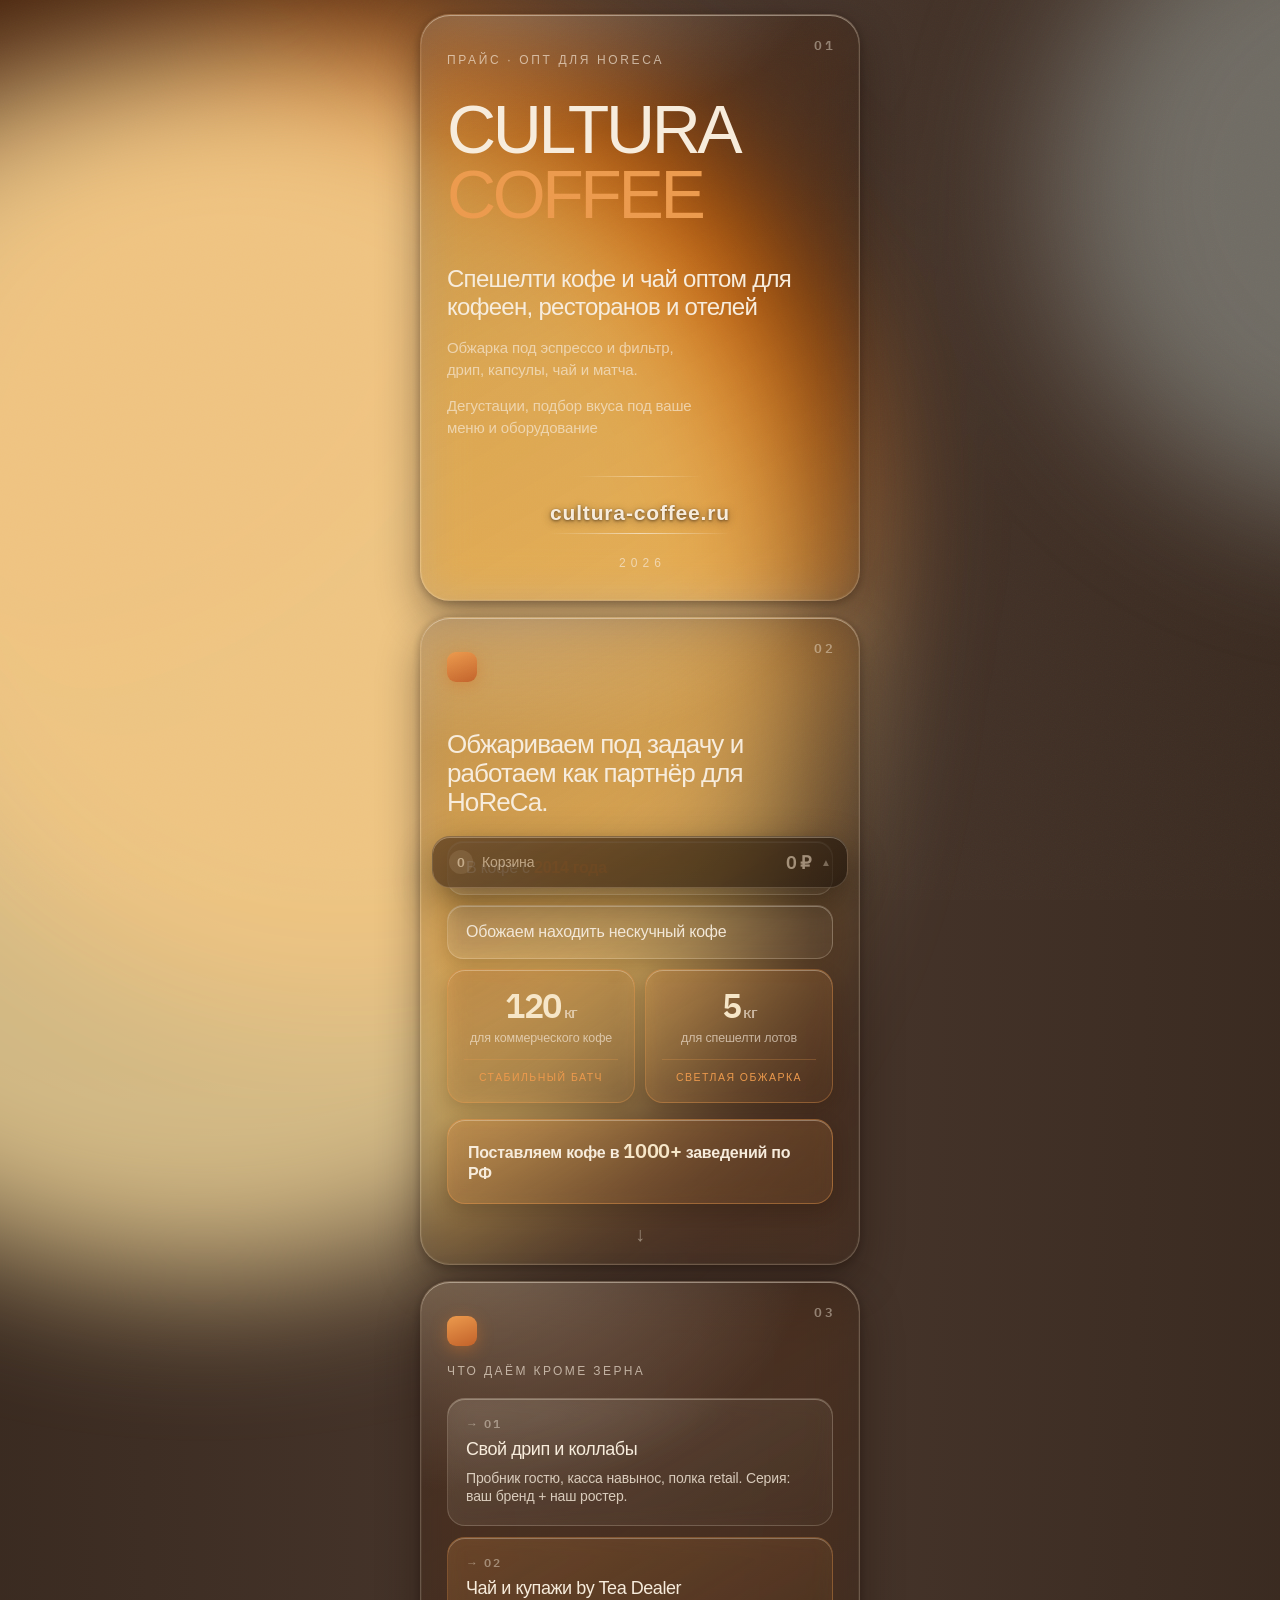
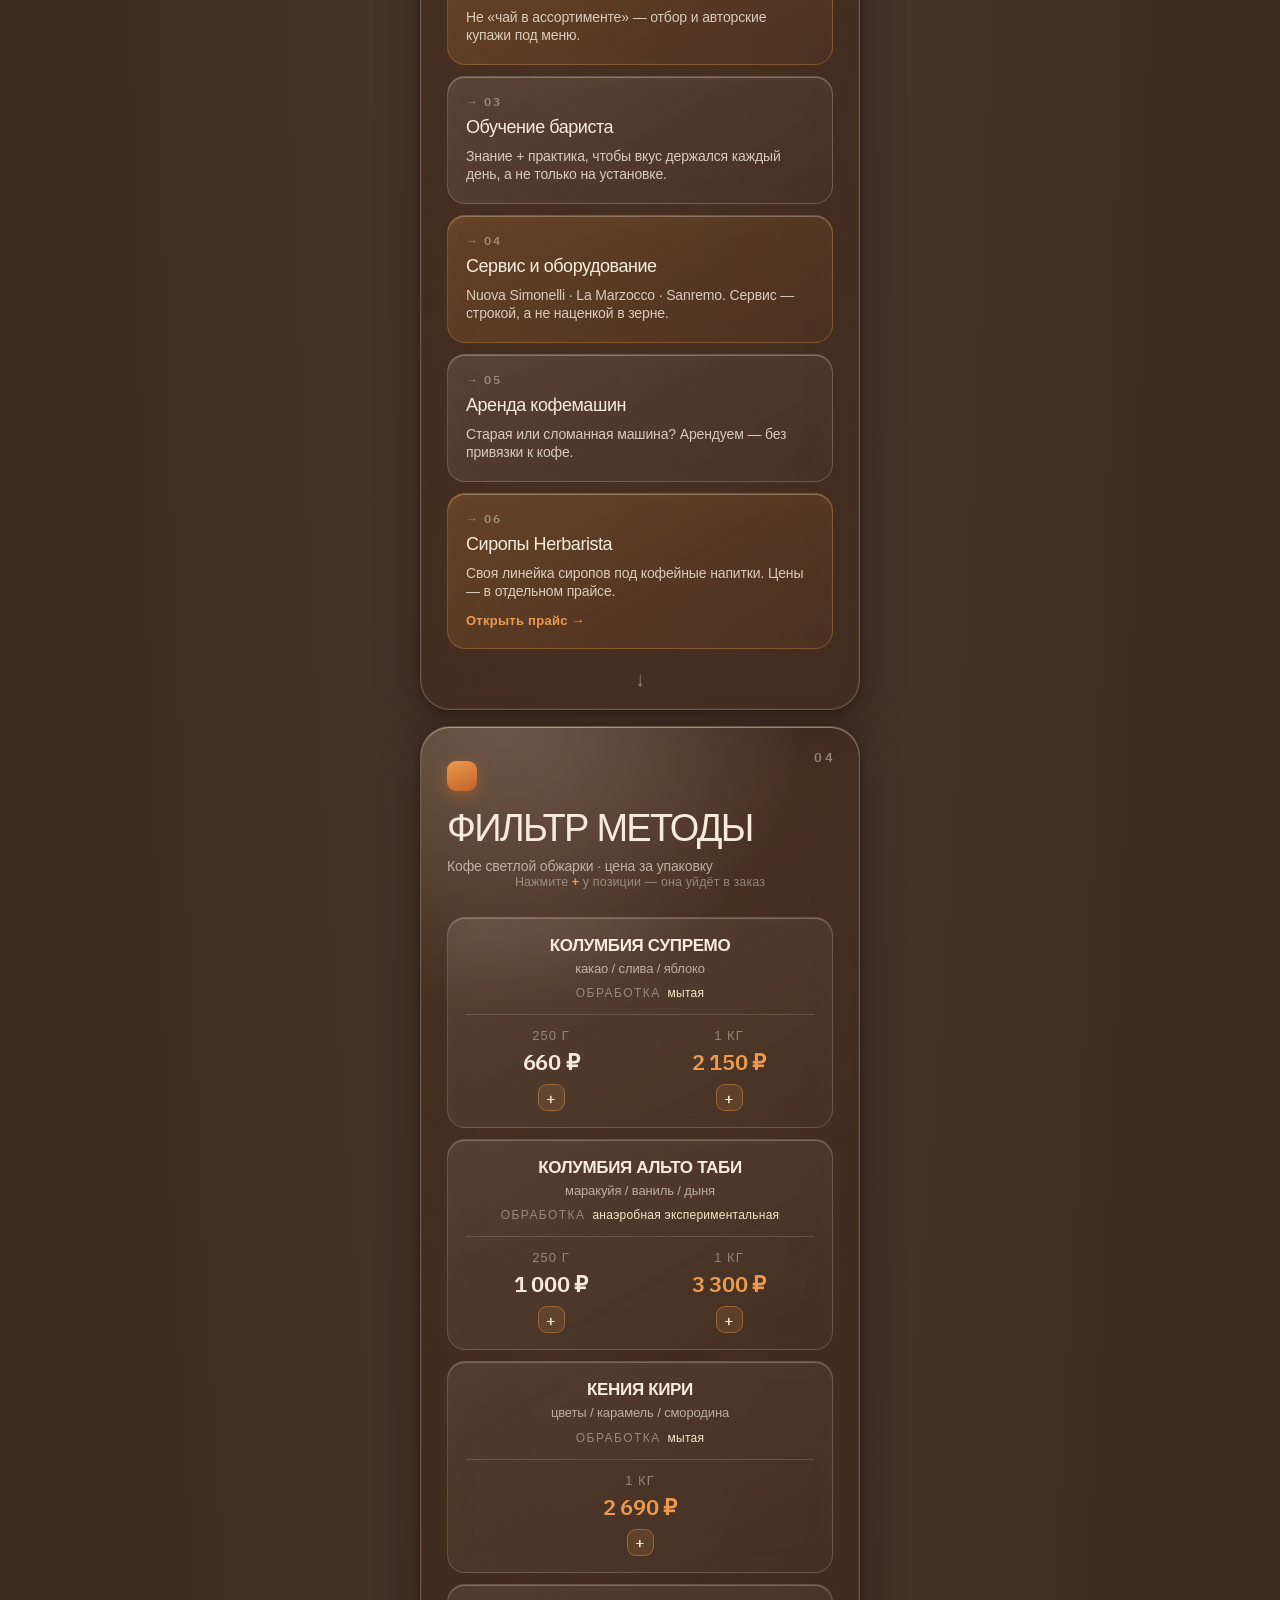
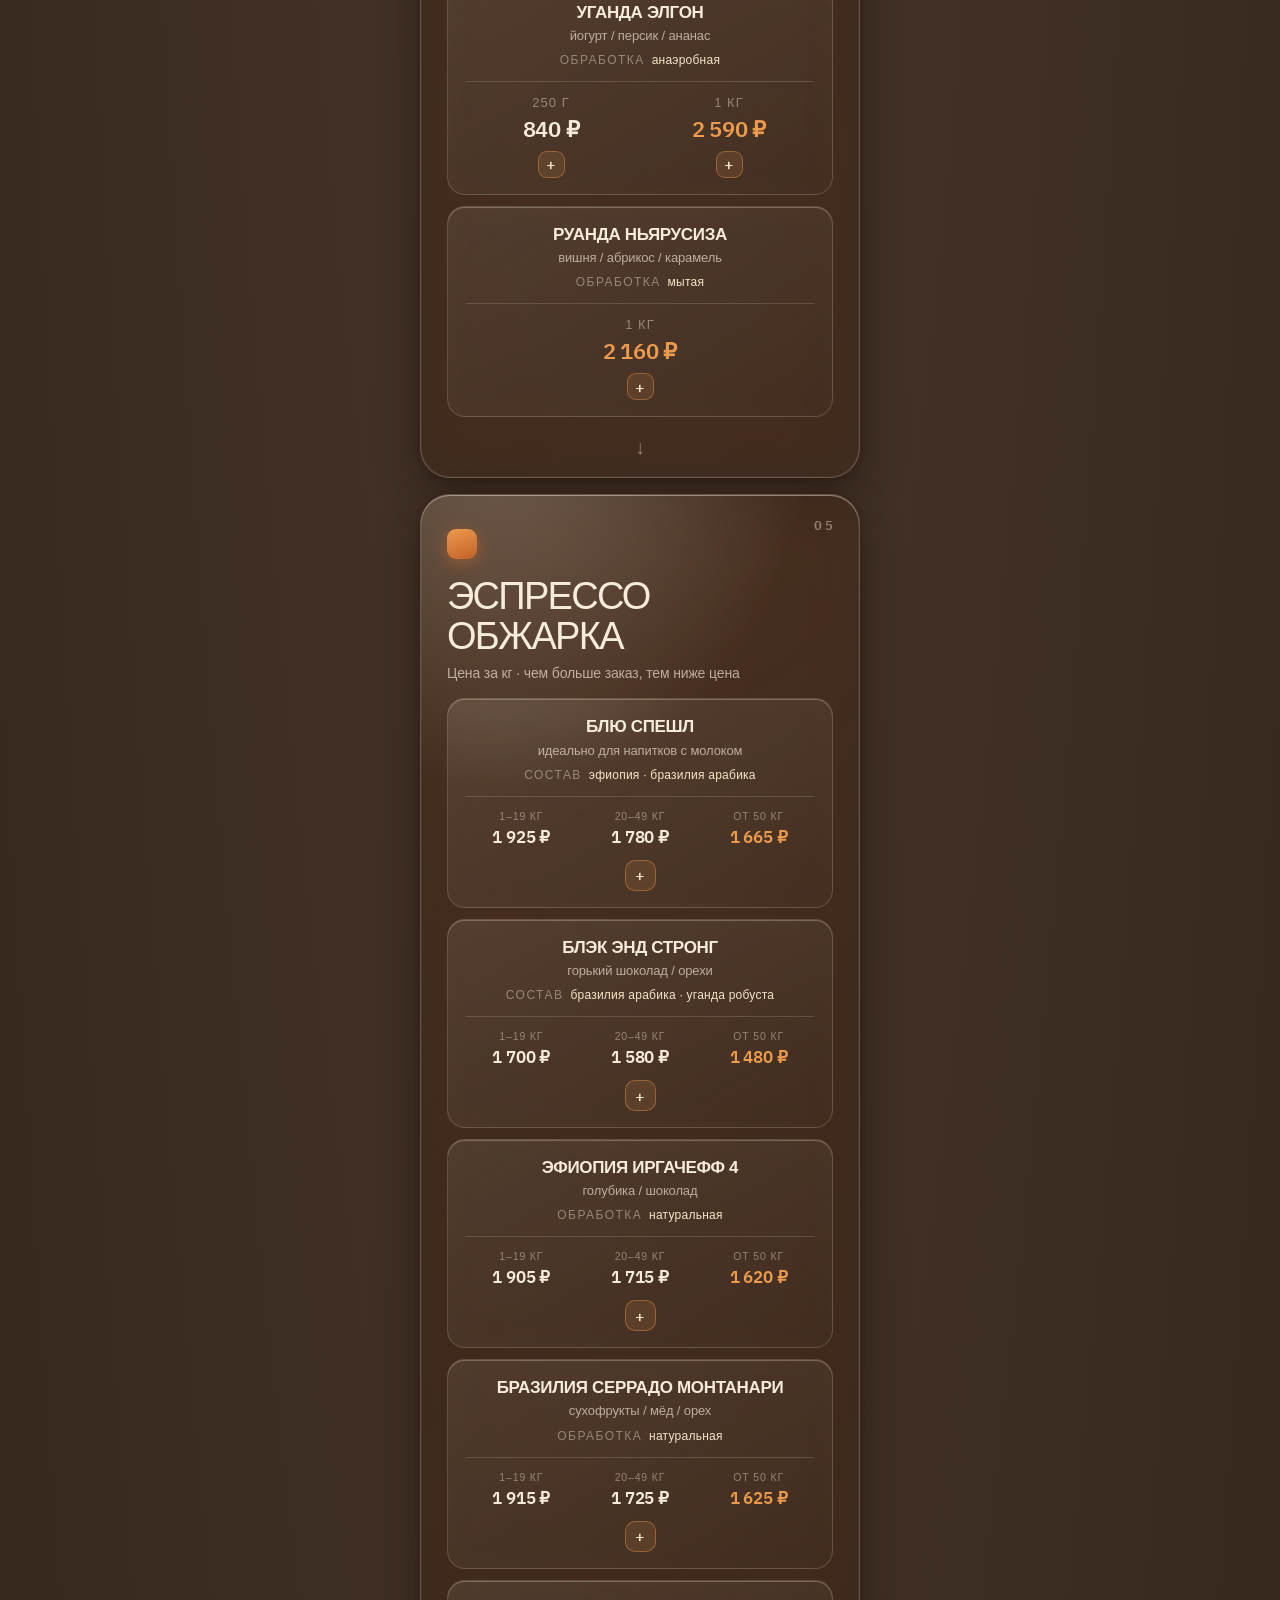
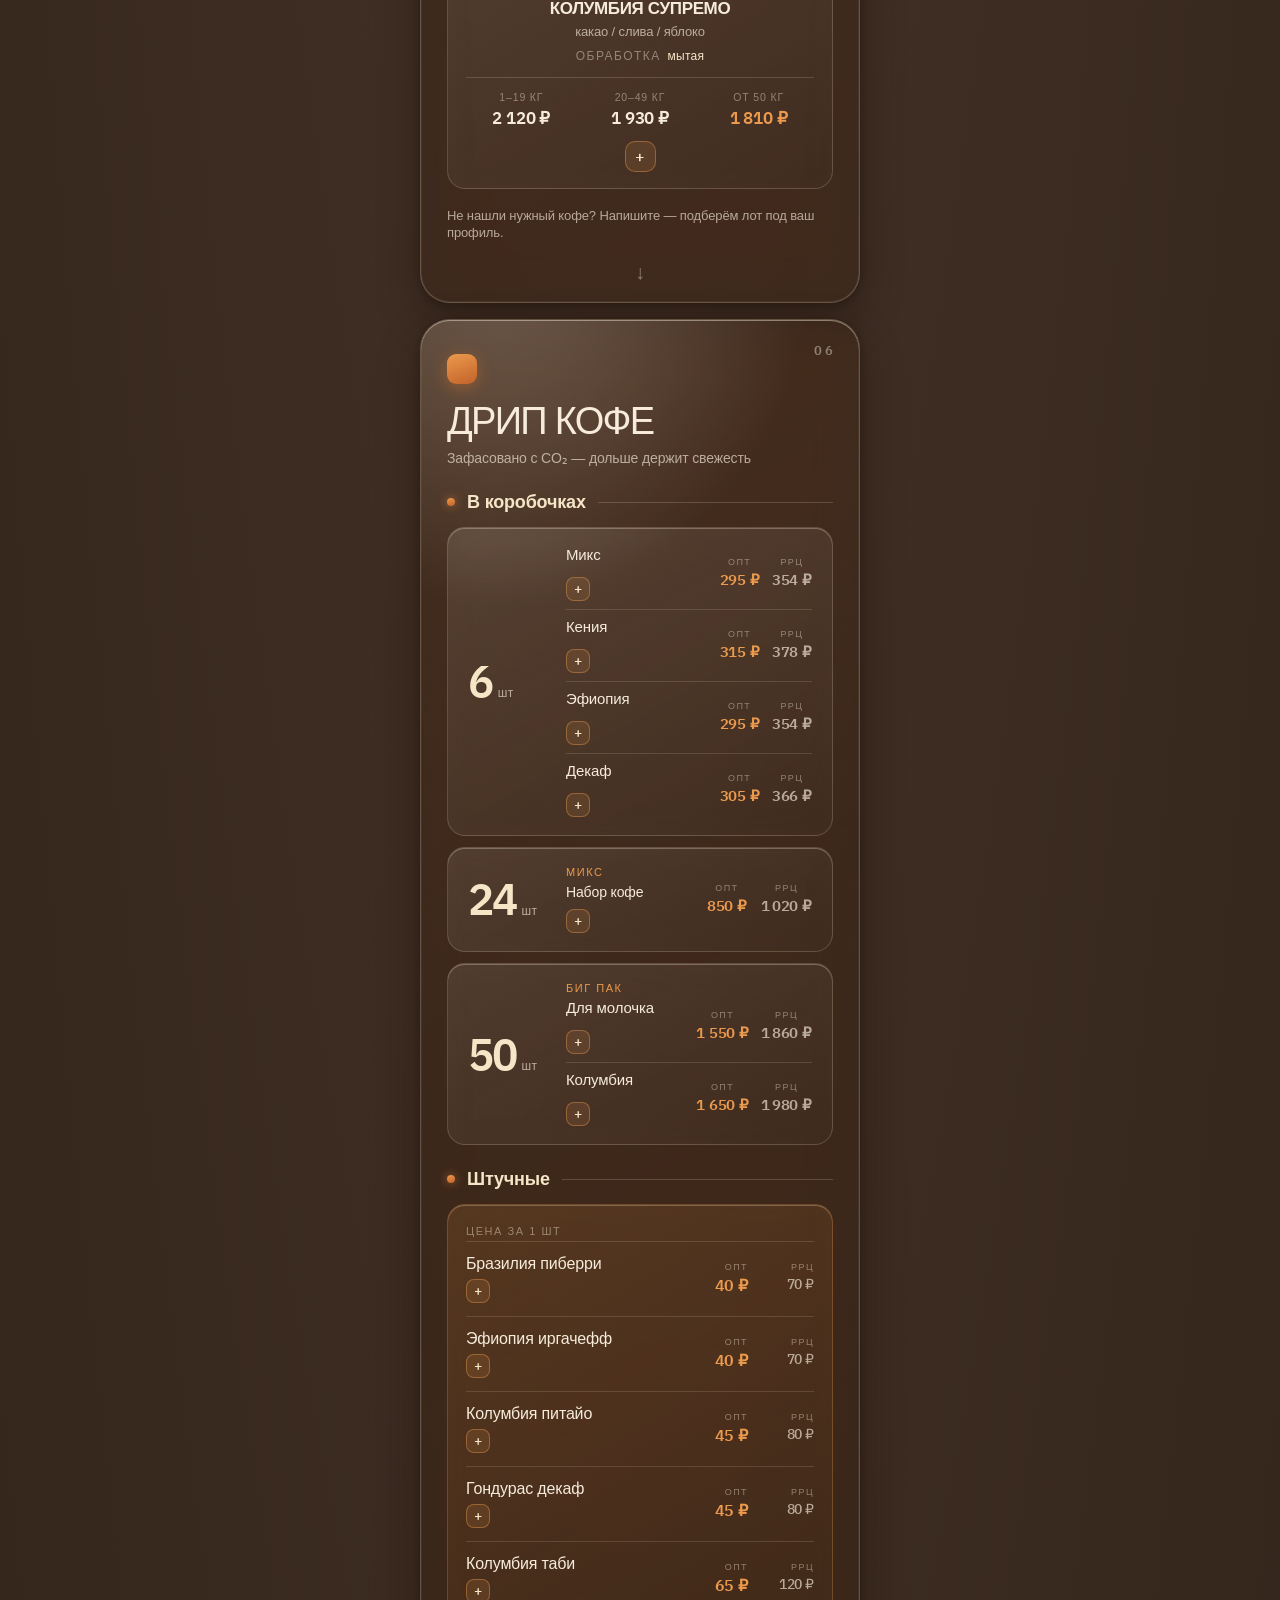
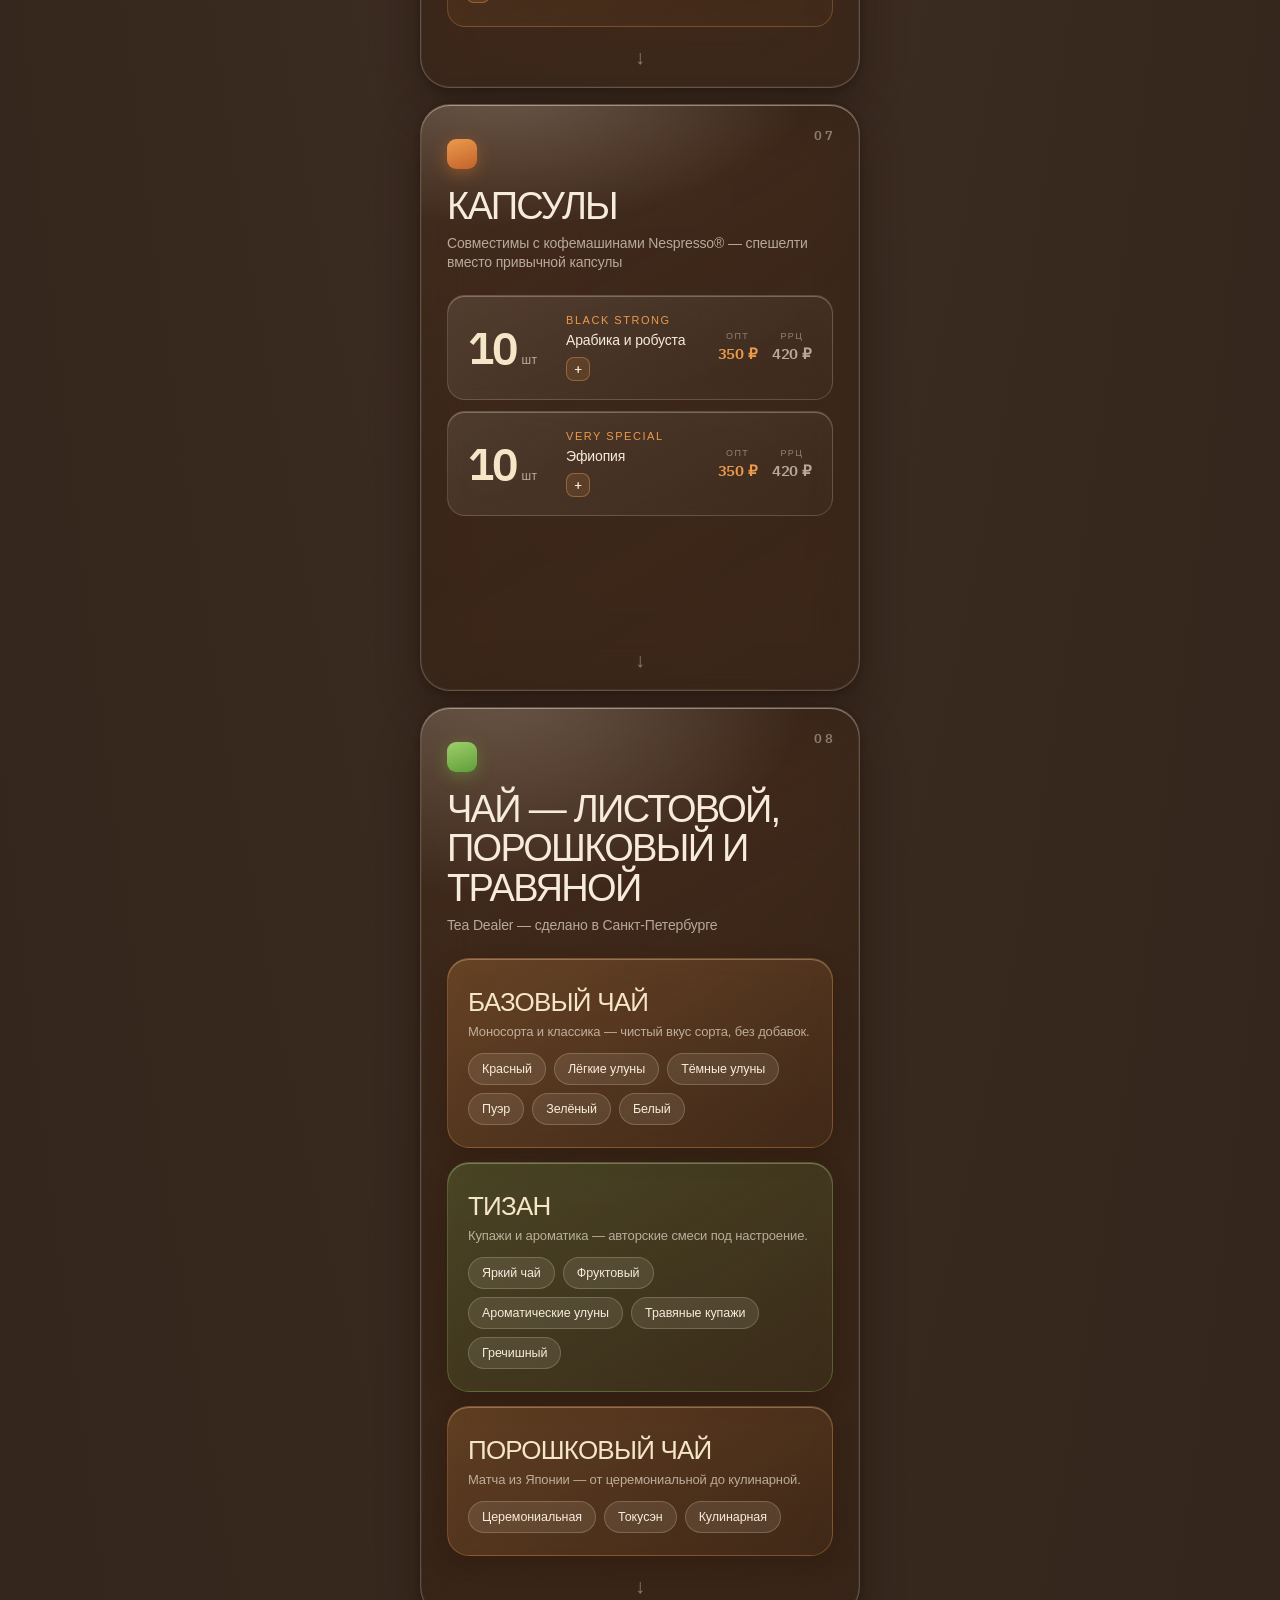
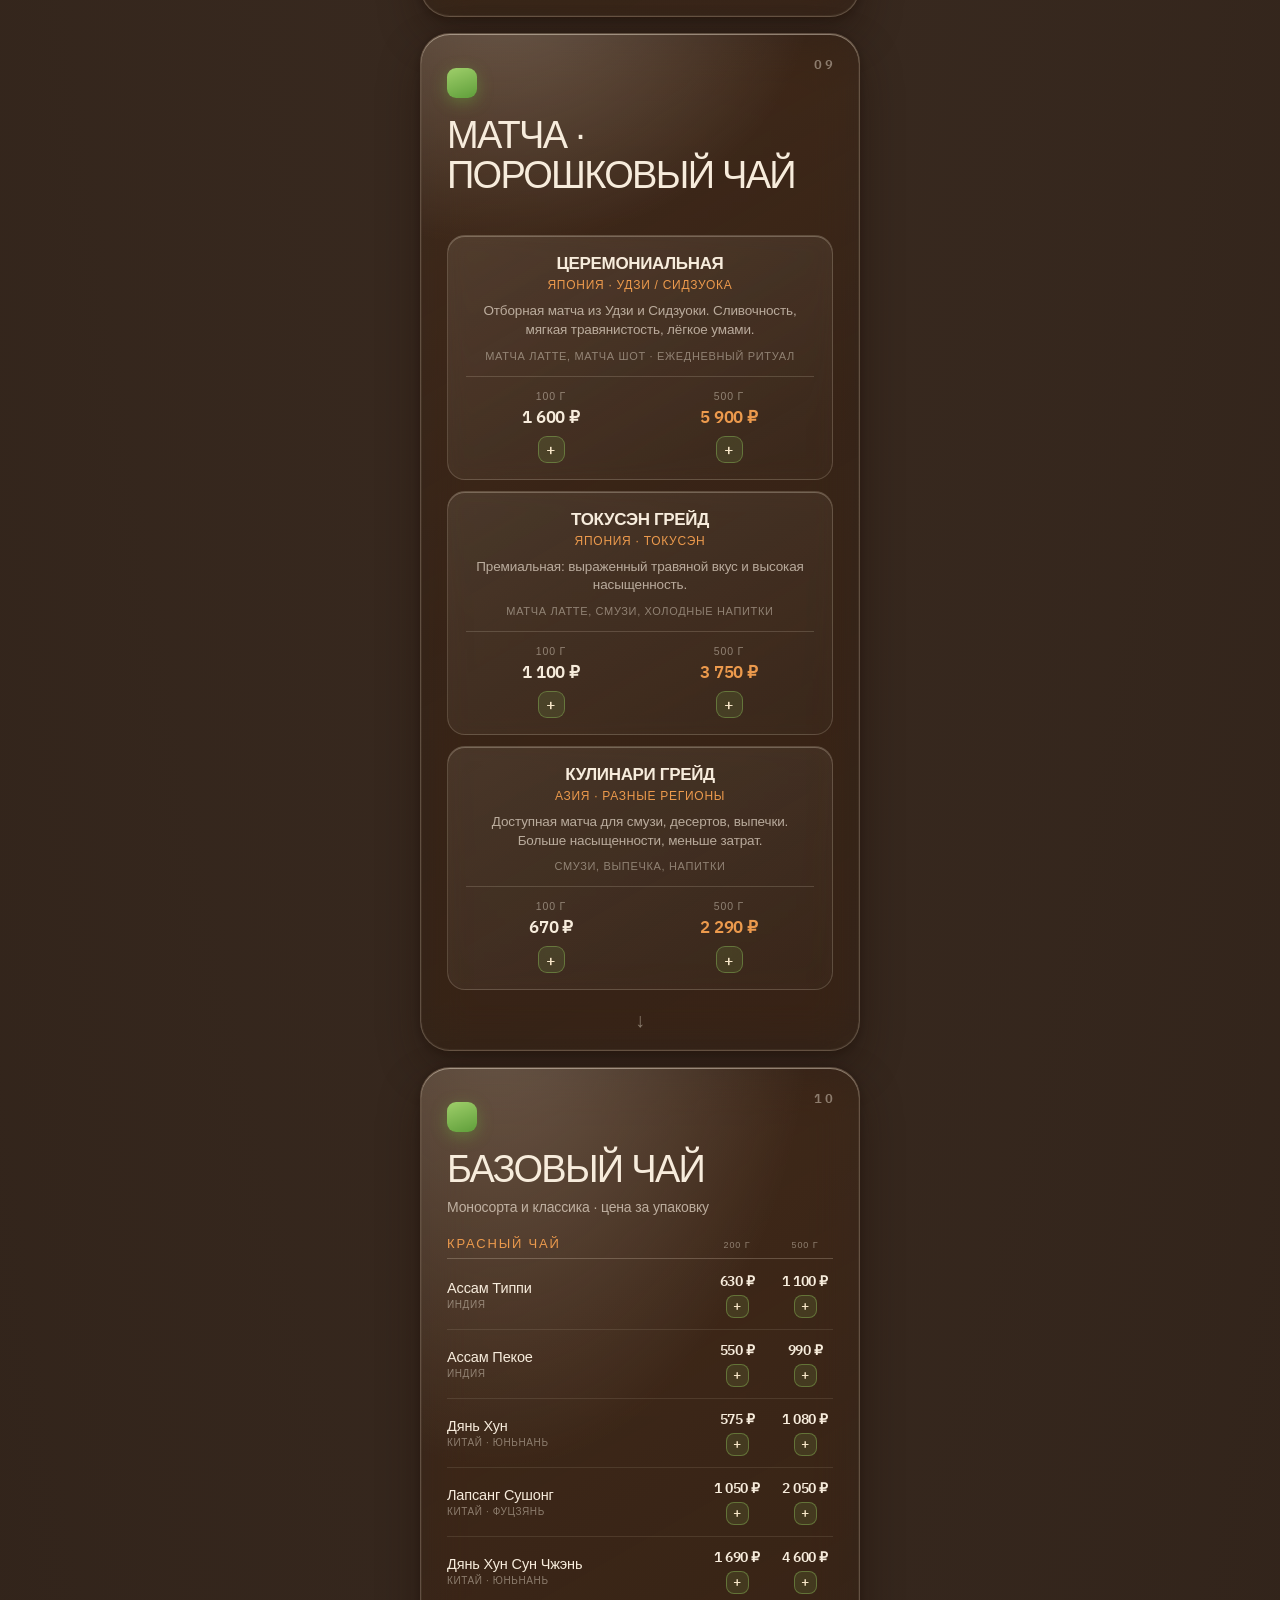
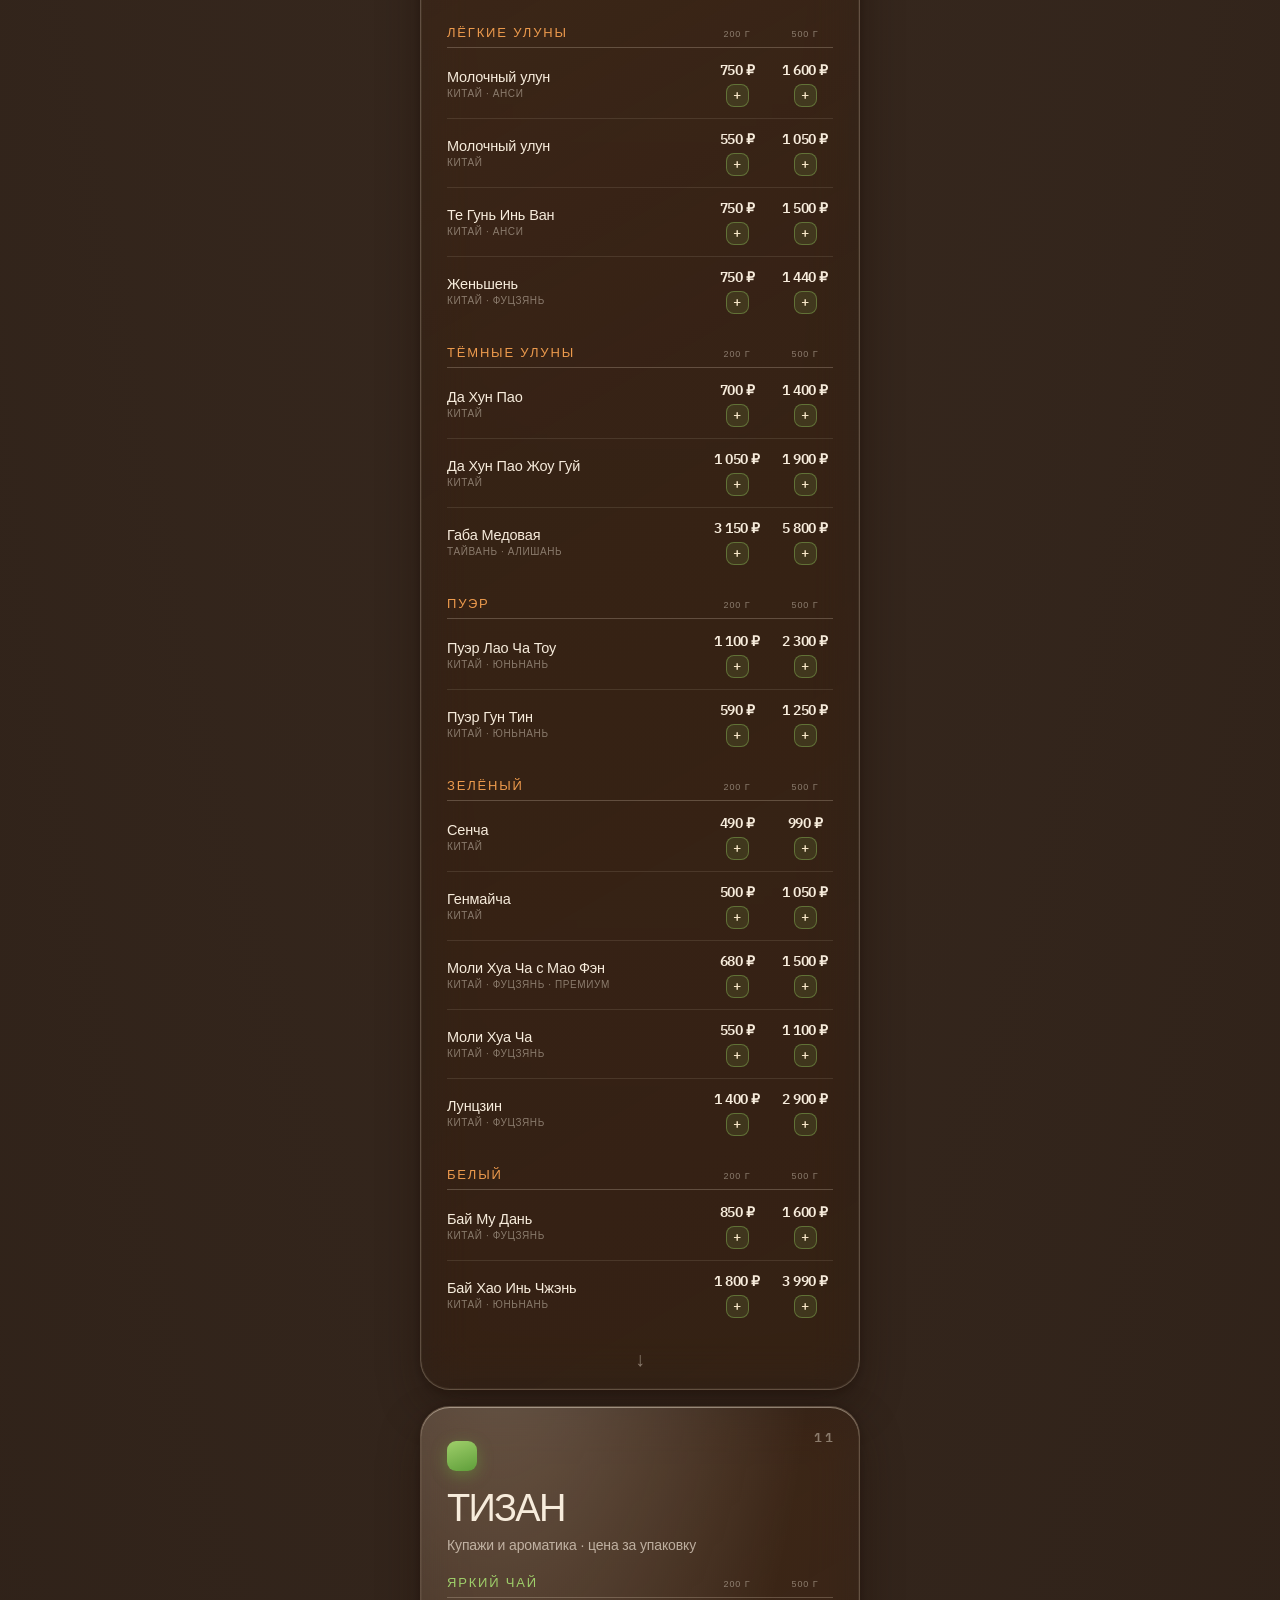
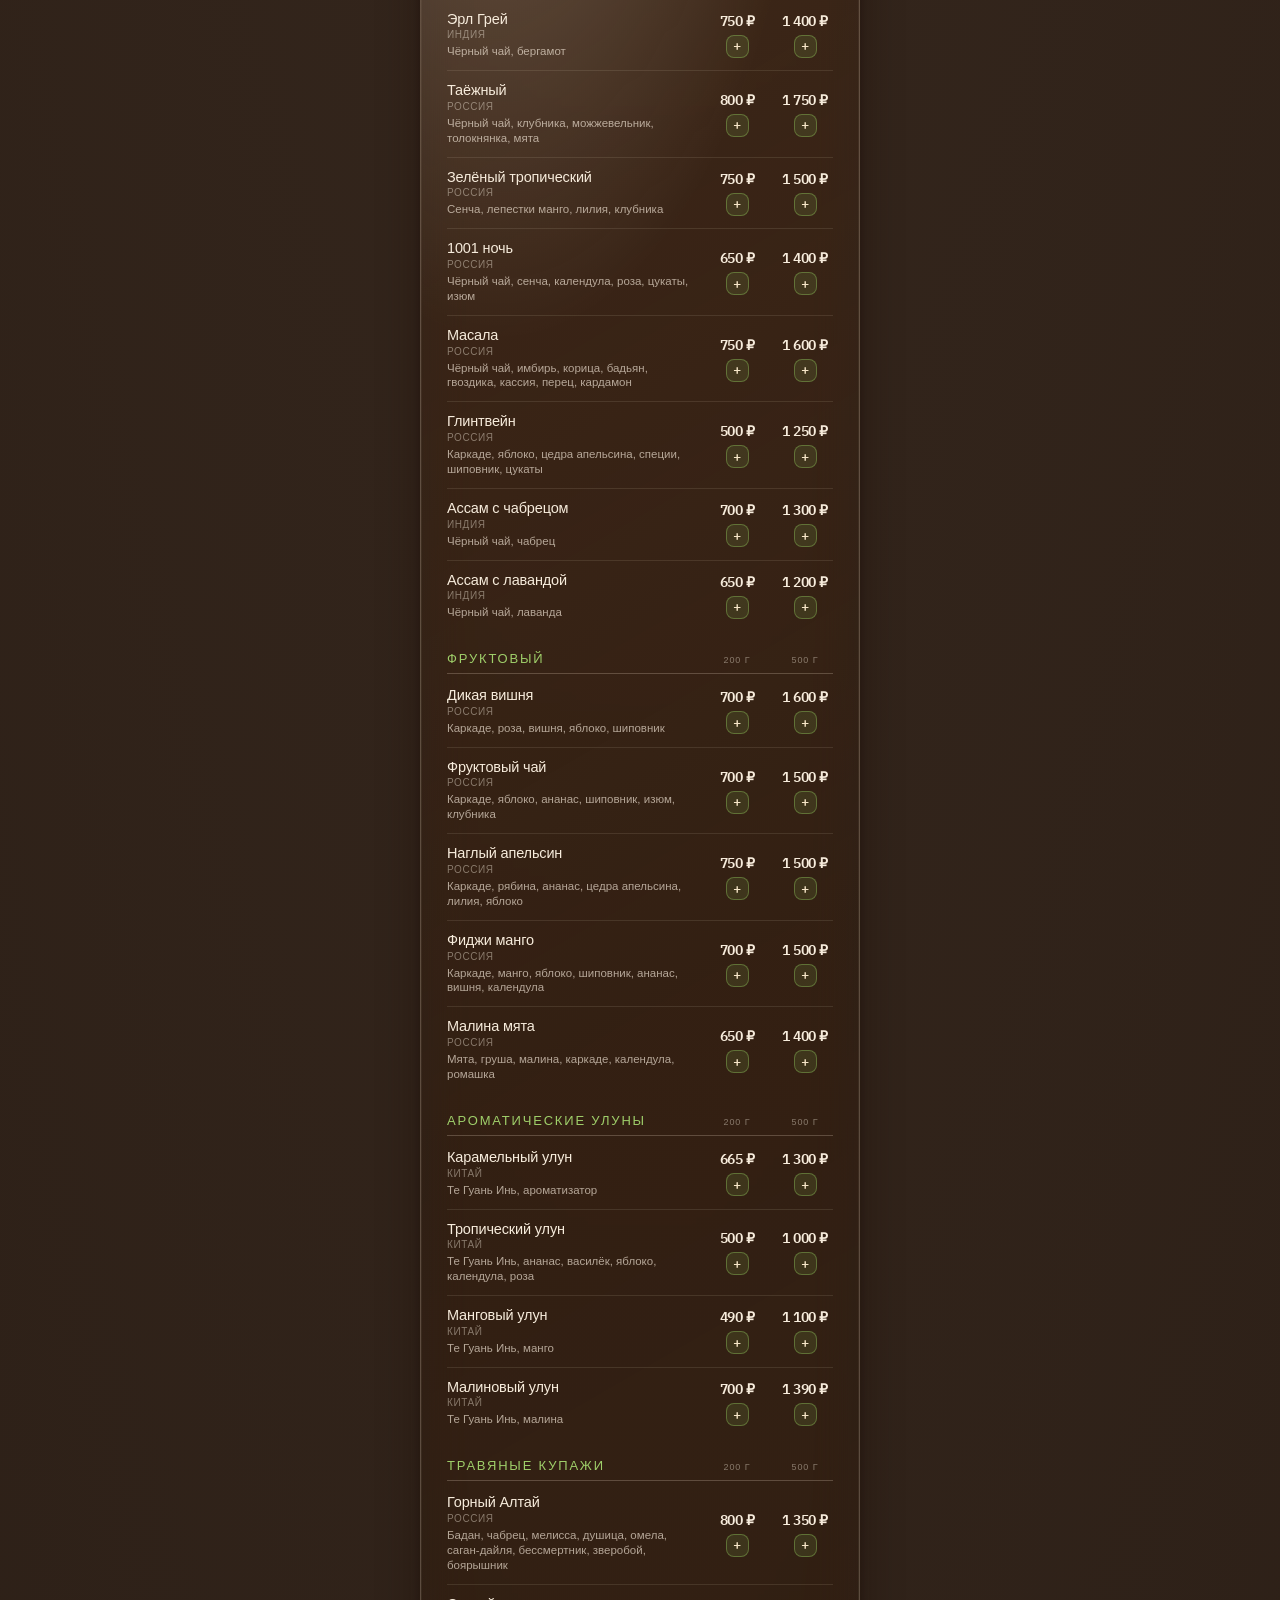
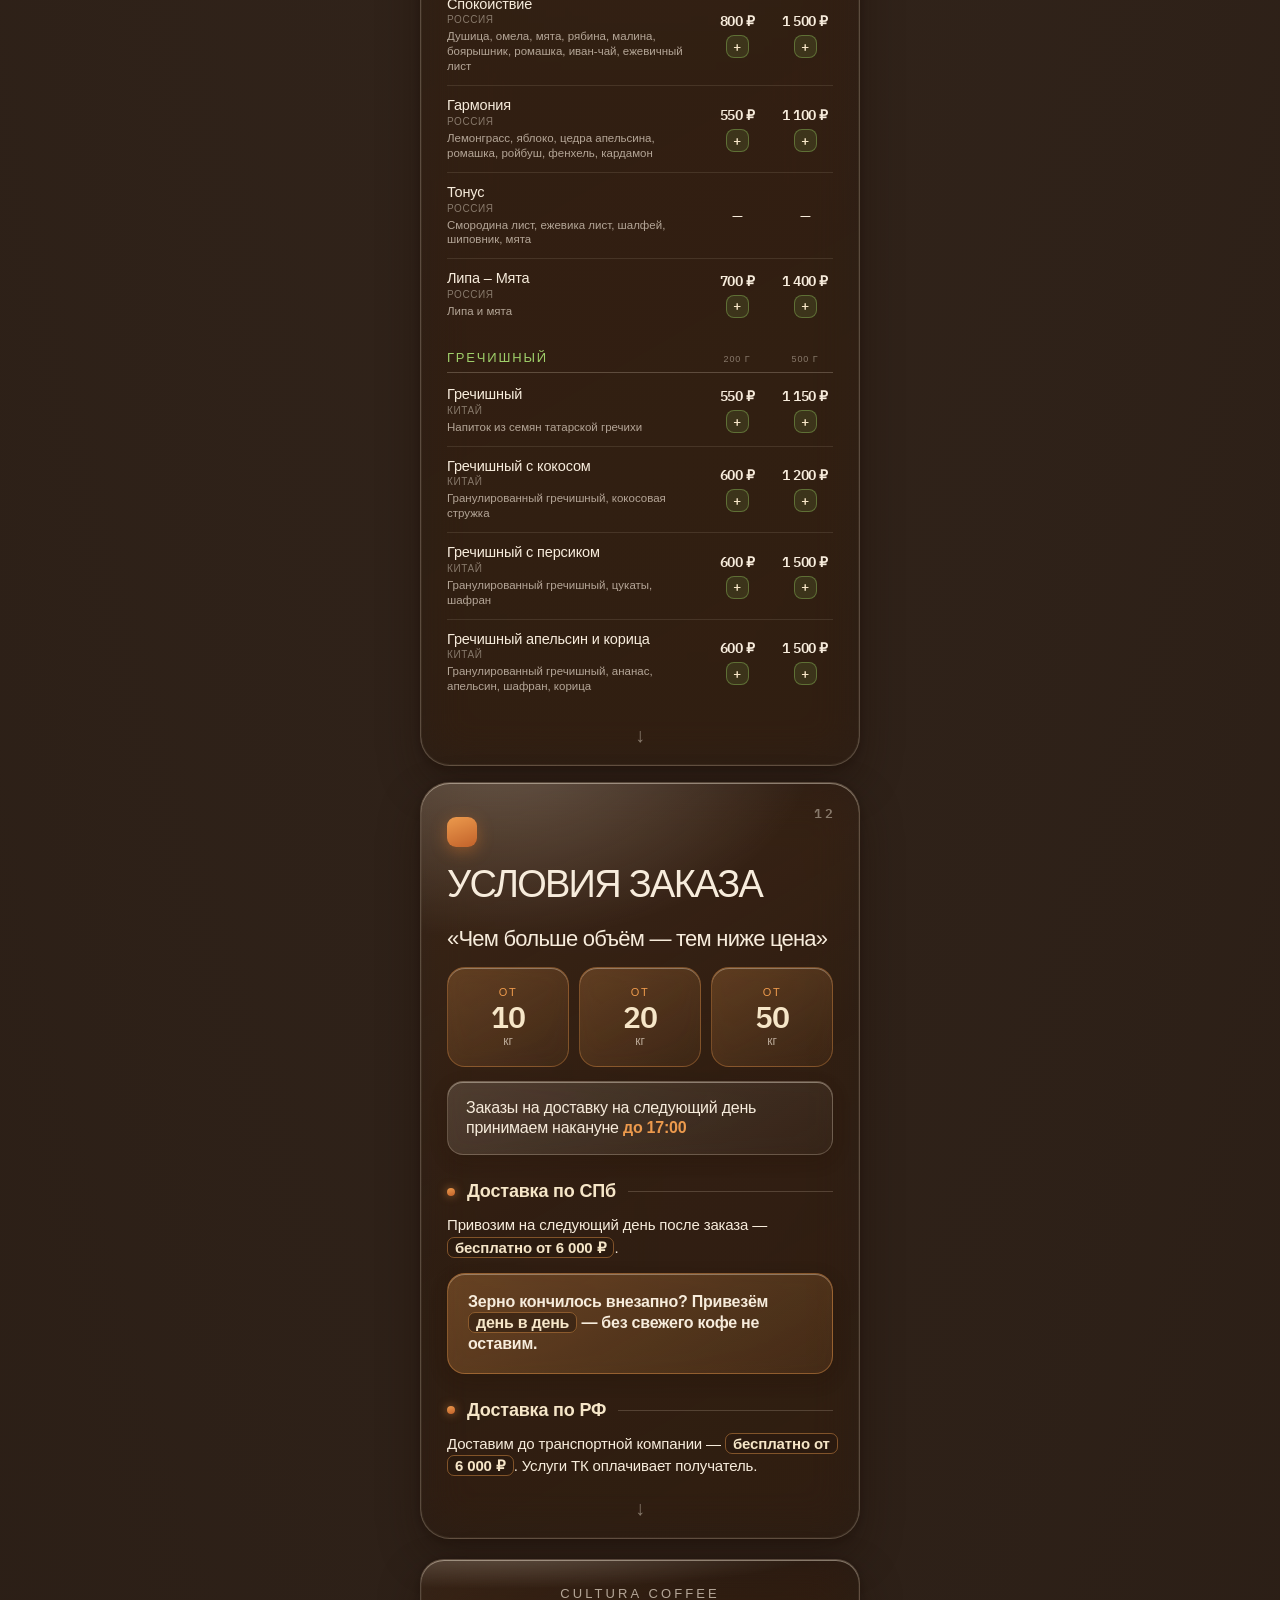
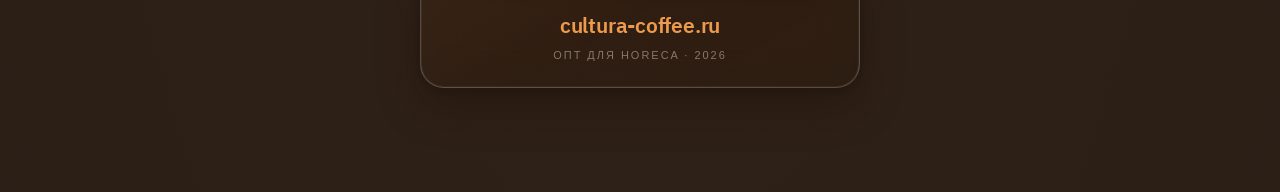
<file: index.html>
<!DOCTYPE html>
<html lang="ru">
<head>
<meta charset="UTF-8">
<meta name="viewport" content="width=device-width, initial-scale=1.0, viewport-fit=cover">
<title>CULTURA COFFEE — прайс (полный)</title>
<style>
  /* IBM Plex Sans встроен (base64) — без внешних запросов */
@font-face{font-family:'IBM Plex Sans';font-style:normal;font-weight:500;font-display:swap;src:url([data-uri]) format('woff2');unicode-range:U+0000-00FF,U+0131,U+0152-0153,U+02BB-02BC,U+02C6,U+02DA,U+02DC,U+0304,U+0308,U+0329,U+2000-206F,U+20AC,U+2122,U+2191,U+2193,U+2212,U+2215,U+FEFF,U+FFFD;}
@font-face{font-family:'IBM Plex Sans';font-style:normal;font-weight:500;font-display:swap;src:url([data-uri]) format('woff2');unicode-range:U+0301,U+0400-045F,U+0490-0491,U+04B0-04B1,U+2116;}
@font-face{font-family:'IBM Plex Sans';font-style:normal;font-weight:600;font-display:swap;src:url([data-uri]) format('woff2');unicode-range:U+0000-00FF,U+0131,U+0152-0153,U+02BB-02BC,U+02C6,U+02DA,U+02DC,U+0304,U+0308,U+0329,U+2000-206F,U+20AC,U+2122,U+2191,U+2193,U+2212,U+2215,U+FEFF,U+FFFD;}
@font-face{font-family:'IBM Plex Sans';font-style:normal;font-weight:600;font-display:swap;src:url([data-uri]) format('woff2');unicode-range:U+0301,U+0400-045F,U+0490-0491,U+04B0-04B1,U+2116;}
  :root{
    --amber:#ec9a4d; --cream:#f6e6c8; --text:#f7ecdc;
    --muted:rgba(247,236,220,.66); --faint:rgba(247,236,220,.44);
    --radius:30px;
    --sans:"Helvetica Neue",Helvetica,Arial,sans-serif;
    --mono:"IBM Plex Sans","Helvetica Neue",Arial,sans-serif;
    --pad:14px;
    --glass-bg:linear-gradient(150deg, rgba(70,46,30,.34), rgba(34,22,15,.16) 48%, rgba(20,13,9,.10));
    --glass-border:rgba(255,238,214,.22);
    --glass-shadow:0 18px 42px rgba(28,15,6,.42),0 2px 8px rgba(28,15,6,.30),inset 0 1px 0 rgba(255,243,224,.40),inset 0 0 0 1px rgba(255,238,214,.05);
    --blur:saturate(150%) blur(22px);
  }
  *{box-sizing:border-box;} html,body{margin:0;}
  body{
    min-height:100vh;
    background:radial-gradient(140% 120% at 50% 4%, #4a382e 0%, #38291f 42%, #281c14 100%);
    font-family:var(--sans); color:var(--text); -webkit-font-smoothing:antialiased;
    padding:var(--pad); padding-top:max(var(--pad),env(safe-area-inset-top)); padding-bottom:max(40px,env(safe-area-inset-bottom));
  }
  .bg{ position:fixed; inset:-20%; z-index:0; filter:blur(70px) saturate(125%); pointer-events:none; }
  .blob{ position:absolute; border-radius:50%; }
  .blob.b1{ width:74vw;height:74vw; left:-16vw; top:-12vh; background:#3a1c0c; opacity:.95; animation:d1 36s ease-in-out infinite alternate; }
  .blob.b2{ width:78vw;height:78vw; left:8vw;  top:22vh; background:#d2742a; opacity:.85; animation:d2 42s ease-in-out infinite alternate; }
  .blob.b3{ width:96vw;height:96vw; left:-12vw; bottom:-22vh; background:#f3dcab; opacity:.8; animation:d3 32s ease-in-out infinite alternate; }
  .blob.b4{ width:52vw;height:52vw; right:-14vw; top:4vh; background:#bcc6c0; opacity:.42; animation:d1 46s ease-in-out infinite alternate; }
  @keyframes d1{ to{ transform:translate(7vw,5vh) scale(1.10);} }
  @keyframes d2{ to{ transform:translate(-6vw,-4vh) scale(1.08);} }
  @keyframes d3{ to{ transform:translate(5vw,-7vh) scale(1.12);} }
  @media (prefers-reduced-motion:reduce){ .blob{ animation:none !important; } }
  .grain{ position:fixed; inset:0; z-index:5; pointer-events:none; opacity:.10; mix-blend-mode:soft-light;
    background-image:url("data:image/svg+xml,%3Csvg xmlns='http://www.w3.org/2000/svg' width='160' height='160'%3E%3Cfilter id='n'%3E%3CfeTurbulence type='fractalNoise' baseFrequency='0.85' numOctaves='2' stitchTiles='stitch'/%3E%3C/filter%3E%3Crect width='100%25' height='100%25' filter='url(%23n)'/%3E%3C/svg%3E");
    background-size:160px 160px; }

  .deck{ position:relative; z-index:1; max-width:440px; margin:0 auto; display:flex; flex-direction:column; gap:16px; }

  .card{
    position:relative; width:100%;
    min-height:calc((100vw - var(--pad) * 2) * 4 / 3);
    border-radius:var(--radius); padding:34px 26px 60px;
    display:flex; flex-direction:column;
    background:var(--glass-bg); border:1px solid var(--glass-border); box-shadow:var(--glass-shadow);
    -webkit-backdrop-filter:var(--blur); backdrop-filter:var(--blur);
    overflow:hidden; isolation:isolate;
  }
  @media (min-width:472px){ .card{ min-height:calc(440px * 4 / 3); } }
  .card::before{ content:""; position:absolute; top:0;left:0;right:0; height:55%;
    background:radial-gradient(120% 80% at 18% -10%, rgba(255,243,224,.26), rgba(255,243,224,0) 60%); pointer-events:none; z-index:0; }
  .card > *{ position:relative; z-index:1; }
  .card__no{ position:absolute; top:22px;right:24px; font-family:var(--mono); font-size:13px;font-weight:600; letter-spacing:.18em; color:var(--faint); z-index:2; }
  .card__scroll{ position:absolute; left:0;right:0;bottom:20px; text-align:center; font-size:20px;line-height:1; color:var(--faint); }

  .marker{ width:42px;height:42px; border-radius:12px; background:linear-gradient(160deg,var(--amber),#c2622a); margin-bottom:24px; box-shadow:0 4px 16px rgba(210,116,42,.45); }
  .marker--sm{ width:30px;height:30px;border-radius:9px;margin-bottom:18px; }

  /* ОБЛОЖКА */
  .hero{ padding:38px 26px 30px; justify-content:space-between; }
  .hero__eyebrow{ font-size:12px;letter-spacing:.22em;text-transform:uppercase; color:var(--muted); margin-bottom:30px; }
  .hero h1{ margin:0;font-weight:500; font-size:clamp(46px,15.5vw,68px); line-height:.96;letter-spacing:-.05em;text-transform:uppercase; }
  .hero h1 .ln2{ color:var(--amber); }
  .hero__mid{ flex:1 1 auto; display:flex; flex-direction:column; justify-content:center; padding:28px 0; }
  .hero__offer{ font-size:clamp(20px,5.6vw,24px); line-height:1.18;letter-spacing:-.03em;font-weight:500; }
  .hero__sub{ margin-top:16px;font-size:15px;line-height:1.45; letter-spacing:-.01em;color:var(--muted);max-width:30ch; }
  .hero__sub2{ margin-top:14px;font-size:15px;line-height:1.45; letter-spacing:-.01em;color:var(--muted);max-width:30ch; }
  .hero__bottom{ display:flex;flex-direction:column;align-items:center; }
  .hero__sign{ display:flex; flex-direction:column; align-items:center; }
  .hero__rule{ width:124px; height:1px; margin-bottom:24px; background:linear-gradient(90deg,transparent,rgba(255,238,214,.45),transparent); }
  .hero__site{ position:relative; font-size:21px; font-weight:600; letter-spacing:.04em; color:var(--text); text-decoration:none; padding-bottom:9px;
    text-shadow:0 1px 3px rgba(28,14,5,.55), 0 2px 10px rgba(28,14,5,.4); }
  .hero__site::after{ content:""; position:absolute; left:0; right:0; bottom:0; height:1px;
    background:linear-gradient(90deg,transparent,rgba(247,236,220,.72),transparent); }
  .hero__foot{ margin-top:22px;text-align:center;font-size:12px;letter-spacing:.42em;text-indent:.42em;text-transform:uppercase;color:var(--muted); }

  /* ЗАГОЛОВКИ */
  .head h2{ margin:0;font-weight:400; font-size:clamp(30px,8vw,38px); line-height:1.04;letter-spacing:-.045em;text-transform:uppercase; }
  .head .sub{ margin-top:8px;font-size:14px;line-height:1.3;letter-spacing:-.01em;color:var(--muted); }
  .eyebrow{ font-size:12px;letter-spacing:.2em;text-transform:uppercase;color:var(--muted); }

  /* О НАС */
  .story__thesis{ margin-top:30px;font-size:clamp(22px,6vw,26px); line-height:1.12;letter-spacing:-.035em;font-weight:500; }
  .story__copy{ margin-top:20px;display:flex;flex-direction:column;gap:13px; }
  .story__copy p{ margin:0;font-size:15.5px;line-height:1.42;letter-spacing:-.01em;color:rgba(247,236,220,.86); }
  .note{ margin-top:22px;border-radius:20px;padding:22px 22px 24px;
    background:linear-gradient(150deg, rgba(236,154,77,.26), rgba(236,154,77,.08)); border:1px solid rgba(236,154,77,.34);
    box-shadow:inset 0 1px 0 rgba(255,243,224,.30); -webkit-backdrop-filter:blur(10px); backdrop-filter:blur(10px); }
  .note__label{ font-size:11px;letter-spacing:.16em;text-transform:uppercase;color:var(--muted);margin-bottom:12px; }
  .note__text{ font-size:16px;line-height:1.36;letter-spacing:-.015em; }
  .note__proof{ margin-top:18px;padding-top:16px;border-top:1px solid rgba(255,243,224,.22); font-size:15px;line-height:1.2;font-weight:600;letter-spacing:-.01em; }

  /* О НАС — факты-кнопки на стекле */
  .facts{ margin-top:24px; display:flex; flex-direction:column; gap:10px; }
  .fact{ border-radius:16px; padding:16px 18px; font-size:16px; line-height:1.25; letter-spacing:-.015em;
    background:linear-gradient(150deg, rgba(255,243,224,.14), rgba(255,243,224,.04));
    border:1px solid rgba(255,238,214,.22);
    box-shadow:inset 0 1px 0 rgba(255,243,224,.40), 0 6px 18px rgba(28,15,6,.20);
    -webkit-backdrop-filter:blur(10px); backdrop-filter:blur(10px); }
  .fact b{ color:var(--amber); font-weight:600; }

  .probats{ margin-top:10px; display:grid; grid-template-columns:1fr 1fr; gap:10px; }
  .probat{ border-radius:18px; padding:18px 16px; text-align:center;
    display:flex; flex-direction:column;
    background:linear-gradient(150deg, rgba(236,154,77,.24), rgba(236,154,77,.07));
    border:1px solid rgba(236,154,77,.32);
    box-shadow:inset 0 1px 0 rgba(255,243,224,.34), 0 6px 18px rgba(28,15,6,.20);
    -webkit-backdrop-filter:blur(10px); backdrop-filter:blur(10px); }
  .probat__num{ font-family:var(--mono); font-weight:600; font-size:34px; line-height:1; letter-spacing:-.04em; color:var(--cream); }
  .probat__num span{ font-size:15px; margin-left:3px; color:var(--muted); }
  .probat__use{ margin-top:9px; margin-bottom:12px; font-size:12.5px; line-height:1.25; letter-spacing:-.01em; color:var(--muted); }
  /* margin-top:auto прижимает тег к низу — черта совпадает в обеих карточках */
  .probat__tag{ margin-top:auto; padding-top:11px; border-top:1px solid rgba(236,154,77,.26);
    font-size:10.5px; line-height:1.3; letter-spacing:.14em; text-transform:uppercase; color:var(--amber); }

  .proof{ margin-top:16px; border-radius:18px; padding:18px 20px; font-size:16px; line-height:1.3; font-weight:600; letter-spacing:-.015em;
    background:linear-gradient(150deg, rgba(236,154,77,.30), rgba(236,154,77,.12));
    border:1px solid rgba(236,154,77,.40);
    box-shadow:inset 0 1px 0 rgba(255,243,224,.34), 0 6px 18px rgba(28,15,6,.22);
    -webkit-backdrop-filter:blur(10px); backdrop-filter:blur(10px); }
  .proof b{ font-family:var(--mono); font-size:20px; color:var(--cream); letter-spacing:-.02em; }

  /* НАПРАВЛЕНИЯ */
  .kp-list{ margin-top:20px;display:flex;flex-direction:column;gap:11px; }
  .kp{ border-radius:18px; padding:17px 18px 19px;
    background:linear-gradient(150deg, rgba(255,243,224,.12), rgba(255,243,224,.03)); border:1px solid rgba(255,238,214,.18);
    box-shadow:inset 0 1px 0 rgba(255,243,224,.30); -webkit-backdrop-filter:blur(10px); backdrop-filter:blur(10px); }
  .kp:nth-child(even){ background:linear-gradient(150deg, rgba(236,154,77,.22), rgba(236,154,77,.06)); border-color:rgba(236,154,77,.28); }
  .kp__idx{ font-family:var(--mono);font-size:12px;font-weight:600;letter-spacing:.14em;text-transform:uppercase;color:var(--faint); }
  .kp__title{ margin-top:8px;font-size:18px;line-height:1.14;letter-spacing:-.025em;font-weight:500; }
  .kp__copy{ margin-top:9px;font-size:14px;line-height:1.34;letter-spacing:-.01em;color:rgba(247,236,220,.82); }
  /* пункт-ссылка: вся карточка кликабельна, цвет наследуется от соседей */
  .kp--link{ display:block; text-decoration:none; color:inherit; -webkit-tap-highlight-color:transparent; touch-action:manipulation; }
  .kp--link:focus-visible{ outline:2px solid var(--amber); outline-offset:3px; }
  .kp__go{ display:inline-block; margin-top:12px; font-size:13px; font-weight:600; letter-spacing:.02em; color:var(--amber); }

  /* ЛЕГЕНДА ЦЕН */
  .price-legend{ margin-top:14px; font-size:11px; letter-spacing:.1em; text-transform:uppercase; color:var(--faint); }
  .price-legend b{ color:var(--cream); font-weight:600; }
  .price-legend i{ color:var(--muted); font-style:normal; }

  /* ПРАЙС · КАРТОЧКА ТОВАРА */
  .items{ margin-top:16px; display:flex; flex-direction:column; gap:11px; }
  .item{ border-radius:18px; padding:18px 18px 16px;
    background:linear-gradient(150deg, rgba(255,243,224,.10), rgba(255,243,224,.03)); border:1px solid rgba(255,238,214,.16);
    box-shadow:inset 0 1px 0 rgba(255,243,224,.26); -webkit-backdrop-filter:blur(10px); backdrop-filter:blur(10px); text-align:center; }
  .item__name{ font-size:17px;line-height:1.12;letter-spacing:-.02em;font-weight:600;text-transform:uppercase; }
  .item__taste{ margin-top:6px;font-size:13px;line-height:1.25;letter-spacing:-.01em;color:var(--muted);text-transform:lowercase; }
  .item__proc{ margin-top:9px;font-size:12px;letter-spacing:.02em; }
  .item__proc .lbl{ text-transform:uppercase;letter-spacing:.12em;color:var(--faint);margin-right:7px; }
  .item__proc .val{ color:var(--cream); }

  /* увеличенная карточка (Колумбия супремо в фильтре) */
  .item--lg .item__name{ font-size:24px; letter-spacing:-.03em; }
  .item--lg .item__taste{ margin-top:9px; font-size:18px; }
  .item--lg .item__proc{ margin-top:9px; font-size:18px; }
  .item--lg .item__proc .lbl{ font-size:12px; letter-spacing:.12em; margin-right:8px; }
  .item--lg .item__proc .val{ font-size:18px; }

  /* карточка чая: страна / описание / подходит */
  .item__from{ margin-top:5px; font-size:12px; letter-spacing:.06em; text-transform:uppercase; color:var(--amber); }
  .item__desc{ margin-top:10px; font-size:13.5px; line-height:1.38; letter-spacing:-.01em; color:var(--muted); }
  .item__for{ margin-top:10px; font-size:11px; letter-spacing:.06em; text-transform:uppercase; color:var(--faint); }
  .marker--tea{ background:linear-gradient(160deg,#9fcf6a,#5f9e3a); box-shadow:0 4px 16px rgba(111,174,63,.42); }

  /* выделенный заголовок секции */
  .part__title{ display:flex; align-items:center; gap:12px; margin-bottom:14px; font-size:18px; font-weight:600; letter-spacing:-.01em; color:var(--cream); }
  .part__title::before{ content:""; width:8px;height:8px;border-radius:50%; background:linear-gradient(160deg,var(--amber),#c2622a); box-shadow:0 0 10px rgba(236,154,77,.6); }
  .part__title--tea::before{ background:linear-gradient(160deg,#9fcf6a,#5f9e3a); box-shadow:0 0 10px rgba(111,174,63,.6); }
  .part__title::after{ content:""; flex:1 1 auto; height:1px; background:rgba(255,238,214,.18); }

  /* концепт двух акцентов */
  .concept{ margin-top:24px; display:flex; flex-direction:column; gap:14px; }
  .concept__block{ border-radius:22px; padding:22px 20px; border:1px solid rgba(255,238,214,.18);
    box-shadow:inset 0 1px 0 rgba(255,243,224,.30), 0 8px 22px rgba(28,15,6,.22);
    -webkit-backdrop-filter:blur(12px); backdrop-filter:blur(12px); }
  .concept__block.is-base{ background:linear-gradient(150deg, rgba(236,154,77,.24), rgba(236,154,77,.06)); border-color:rgba(236,154,77,.30); }
  .concept__block.is-tisane{ background:linear-gradient(150deg, rgba(143,191,94,.22), rgba(143,191,94,.06)); border-color:rgba(143,191,94,.30); }
  .concept__kicker{ font-size:11px; letter-spacing:.2em; text-transform:uppercase; }
  .is-base .concept__kicker{ color:var(--amber); }
  .is-tisane .concept__kicker{ color:#9fcf6a; }
  .concept__title{ margin-top:6px; font-size:26px; font-weight:500; letter-spacing:-.03em; text-transform:uppercase; color:var(--cream); }
  .concept__desc{ margin-top:6px; font-size:13px; color:var(--muted); letter-spacing:-.01em; }
  .concept__cats{ margin-top:14px; display:flex; flex-wrap:wrap; gap:8px; }
  .cat-chip{ font-size:12.5px; letter-spacing:-.005em; padding:8px 13px; border-radius:999px; background:rgba(255,243,224,.10); border:1px solid rgba(255,238,214,.20); }

  /* список листового чая */
  .tea-cat{ margin-top:20px; }
  .tea-cat__h{ display:flex; align-items:baseline; justify-content:space-between; gap:10px; padding-bottom:7px; margin-bottom:2px; border-bottom:1px solid rgba(255,238,214,.22); }
  .tea-cat__name{ font-size:13px; letter-spacing:.14em; text-transform:uppercase; color:var(--amber); }
  .tea-cat.is-tisane .tea-cat__name{ color:#9fcf6a; }
  .tea-cat__cols{ display:flex; gap:12px; }
  .tea-cat__cols span{ min-width:56px; text-align:center; font-size:9px; letter-spacing:.1em; text-transform:uppercase; color:var(--faint); }
  .tea-row{ display:flex; gap:12px; align-items:center; padding:11px 0; border-bottom:1px solid rgba(255,238,214,.10); }
  .tea-row:last-child{ border-bottom:0; }
  .tea-row__main{ flex:1 1 auto; min-width:0; }
  .tea-row__name{ font-size:14.5px; letter-spacing:-.01em; line-height:1.15; }
  .tea-row__from{ margin-top:2px; font-size:10px; letter-spacing:.06em; text-transform:uppercase; color:var(--faint); }
  .tea-row__mix{ margin-top:4px; font-size:11.5px; line-height:1.3; color:var(--muted); }
  .tea-row__prices{ flex:0 0 auto; display:flex; gap:12px; }
  .tea-price{ min-width:56px; text-align:center; }
  .tea-price__opt{ font-family:var(--mono); font-weight:600; font-size:13.5px; letter-spacing:-.02em; font-variant-numeric:tabular-nums; color:var(--text); white-space:nowrap; }
  .tea-price__rrc{ margin-top:1px; font-family:var(--mono); font-weight:500; font-size:10.5px; letter-spacing:-.02em; font-variant-numeric:tabular-nums; color:var(--faint); white-space:nowrap; }

  /* условия заказа */
  .hl{ color:var(--cream); font-weight:700; background:rgba(40,26,16,.55);
    padding:1px 7px; border-radius:7px; box-decoration-break:clone; -webkit-box-decoration-break:clone;
    border:1px solid rgba(236,154,77,.45); }
  .tiers{ margin-top:16px; display:grid; grid-template-columns:repeat(3,1fr); gap:10px; }
  .tier{ border-radius:18px; padding:18px 8px; text-align:center;
    background:linear-gradient(150deg, rgba(236,154,77,.24), rgba(236,154,77,.07)); border:1px solid rgba(236,154,77,.32);
    box-shadow:inset 0 1px 0 rgba(255,243,224,.34); -webkit-backdrop-filter:blur(10px); backdrop-filter:blur(10px); }
  .tier__cap{ font-size:11px; letter-spacing:.14em; text-transform:uppercase; color:var(--amber); }
  .tier__v{ margin-top:4px; font-family:var(--mono); font-weight:600; font-size:30px; line-height:1; letter-spacing:-.04em; color:var(--cream); }
  .tier__u{ margin-top:2px; font-size:12px; color:var(--muted); }
  .subhead{ display:flex; align-items:center; gap:12px; margin:26px 0 12px; font-size:18px; font-weight:600; letter-spacing:-.01em; color:var(--cream); }
  .subhead::before{ content:""; width:8px;height:8px;border-radius:50%; background:linear-gradient(160deg,var(--amber),#c2622a); box-shadow:0 0 10px rgba(236,154,77,.6); }
  .subhead::after{ content:""; flex:1 1 auto; height:1px; background:rgba(255,238,214,.18); }
  .deliv{ font-size:15px; line-height:1.5; letter-spacing:-.01em; color:var(--text); }

  /* футер */
  .footer{ margin-top:4px; border-radius:24px; padding:26px 24px; text-align:center;
    background:var(--glass-bg); border:1px solid var(--glass-border); box-shadow:var(--glass-shadow);
    -webkit-backdrop-filter:var(--blur); backdrop-filter:var(--blur); position:relative; overflow:hidden; isolation:isolate; }
  .footer::before{ content:""; position:absolute; top:0;left:0;right:0; height:60%;
    background:radial-gradient(120% 80% at 18% -10%, rgba(255,243,224,.22), rgba(255,243,224,0) 60%); pointer-events:none; z-index:0; }
  .footer > *{ position:relative; z-index:1; }
  .footer__brand{ font-size:13px; letter-spacing:.24em; text-transform:uppercase; color:var(--muted); }
  .footer__link{ display:inline-block; margin-top:10px; font-family:var(--mono); font-weight:600; font-size:21px; letter-spacing:-.01em; color:var(--amber); text-decoration:none; }
  .footer__sub{ margin-top:10px; font-size:11px; letter-spacing:.18em; text-transform:uppercase; color:var(--faint); }

  /* ── версия для печати / сохранения в PDF ── */
  @media print{
    *{ -webkit-print-color-adjust:exact !important; print-color-adjust:exact !important; }
    @page{ margin:8mm; }
    html,body{ background:#2c2017 !important; padding:0 !important; }
    .bg, .grain, .card__scroll{ display:none !important; }
    .deck{ max-width:none !important; gap:0 !important; display:block !important; }

    /* каждый слайд — со своей страницы, фон сплошной (стекло в PDF не живёт) */
    .card{
      background:#3a2a20 !important; box-shadow:none !important;
      -webkit-backdrop-filter:none !important; backdrop-filter:none !important;
      border:1px solid rgba(255,238,214,.18) !important;
      min-height:0 !important; margin:0 !important;
      break-before:page; page-break-before:always;
      break-inside:auto;
    }
    .deck > .card:first-of-type{ break-before:avoid !important; page-break-before:avoid !important; }
    .card::before{ display:none !important; }

    .footer{
      background:#3a2a20 !important; box-shadow:none !important;
      -webkit-backdrop-filter:none !important; backdrop-filter:none !important;
      break-inside:avoid; page-break-inside:avoid; margin-top:6mm !important;
    }

    .note,.proof,.fact,.probat,.tier,.kp,.item,.box,.singles,.concept__block,.part__title,.facts .fact{
      -webkit-backdrop-filter:none !important; backdrop-filter:none !important;
    }

    /* смысловые единицы — целиком, не рвём между страницами */
    .item,.box,.kp,.tea-row,.probat,.tier,.single,.variant,.concept__block,.note,.fact,.proof,.tiers,.boxes{
      break-inside:avoid; page-break-inside:avoid;
    }
    /* заголовок не отрывается от своего контента */
    .head,.part__title,.tea-cat__h,.subhead,.eyebrow,.price-legend,.story__thesis{
      break-after:avoid; page-break-after:avoid;
    }
  }

  /* ценовые колонки: опт (сверху) + ррц (снизу), по центру */
  .prices{ margin-top:14px; padding-top:13px; border-top:1px solid rgba(255,238,214,.16); display:grid; gap:8px; justify-items:center; }
  .prices.cols-2{ grid-template-columns:1fr 1fr; }
  .prices.cols-3{ grid-template-columns:1fr 1fr 1fr; }
  /* одна фасовка: колонка одна, иначе цена падает влево — на гриде
     justify-content ничего не центрирует, колонки уже заняли ширину */
  .prices.cols-1{ grid-template-columns:1fr; }
  .pcell{ text-align:center; }
  .pcell__cap{ font-size:10.5px;letter-spacing:.08em;text-transform:uppercase;color:var(--faint);white-space:nowrap; }
  .pcell__opt{ margin-top:4px; font-family:var(--mono); font-weight:600; font-size:17px; letter-spacing:-.01em;
    font-variant-numeric:tabular-nums; font-feature-settings:"tnum" 1; color:var(--text); white-space:nowrap; }
  .pcell__rrc{ margin-top:1px; font-family:var(--mono); font-weight:500; font-size:13px; letter-spacing:-.01em;
    font-variant-numeric:tabular-nums; font-feature-settings:"tnum" 1; color:var(--faint); white-space:nowrap; }
  .pcell--best .pcell__opt{ color:var(--amber); }
  .card--big .pcell__cap{ font-size:13px; }
  .card--big .pcell__opt{ font-size:22px; }

  .price-foot{ margin-top:18px;font-size:13px;line-height:1.35;letter-spacing:-.01em;color:var(--muted); }

  /* ДРИП */
  .part{ margin-top:24px; }
  .part__label{ display:flex; align-items:center; gap:12px; font-size:12px; letter-spacing:.2em; text-transform:uppercase; color:var(--faint); margin-bottom:14px; }
  .part__label::after{ content:""; flex:1 1 auto; height:1px; background:rgba(255,238,214,.18); }

  .boxes{ display:flex; flex-direction:column; gap:11px; }
  .box{ border-radius:18px; padding:18px 20px;
    background:linear-gradient(150deg, rgba(255,243,224,.11), rgba(255,243,224,.03)); border:1px solid rgba(255,238,214,.16);
    box-shadow:inset 0 1px 0 rgba(255,243,224,.28); -webkit-backdrop-filter:blur(10px); backdrop-filter:blur(10px);
    display:flex; align-items:center; gap:18px; }
  .box__qty{ flex:0 0 auto; display:flex; align-items:baseline; gap:6px; min-width:80px; }
  .box__num{ font-family:var(--mono); font-weight:600; font-size:clamp(34px,9.5vw,44px); line-height:.9; letter-spacing:-.05em; color:var(--cream); }
  .box__unit{ font-size:12px; letter-spacing:.02em; color:var(--muted); text-transform:lowercase; }
  .box__body{ flex:1 1 auto; }
  .box__kind{ font-size:11px; letter-spacing:.14em; text-transform:uppercase; color:var(--amber); margin-bottom:5px; }
  .box__fill{ font-size:14px; line-height:1.3; letter-spacing:-.01em; color:var(--text); }
  .box__price{ flex:0 0 auto; align-self:center; display:flex; gap:14px; align-items:flex-start; }
  .box__opt{ font-family:var(--mono); font-weight:600; font-size:17px; letter-spacing:-.01em; font-variant-numeric:tabular-nums; color:var(--text); white-space:nowrap; }
  .box__rrc{ margin-top:1px; font-family:var(--mono); font-weight:500; font-size:13px; letter-spacing:-.01em; font-variant-numeric:tabular-nums; color:var(--faint); white-space:nowrap; }

  .box--variants{ align-items:center; }
  .variants{ display:flex; flex-direction:column; }
  .variant{ display:flex; align-items:center; justify-content:space-between; gap:14px; padding:8px 0; border-top:1px solid rgba(255,238,214,.14); }
  .variant:first-child{ border-top:0; padding-top:0; }
  .variant:last-child{ padding-bottom:0; }
  .variant__name{ font-size:15px; letter-spacing:-.01em; }
  .variant__prices{ display:flex; gap:12px; align-items:flex-start; }
  .variant__opt{ font-family:var(--mono); font-weight:600; font-size:15px; letter-spacing:-.01em; font-variant-numeric:tabular-nums; color:var(--text); white-space:nowrap; }
  .variant__rrc{ font-family:var(--mono); font-weight:500; font-size:12px; letter-spacing:-.01em; font-variant-numeric:tabular-nums; color:var(--faint); white-space:nowrap; }
  .variant--min .variant__opt{ color:var(--amber); }

  .singles{ border-radius:18px; padding:8px 18px 10px;
    background:linear-gradient(150deg, rgba(236,154,77,.16), rgba(236,154,77,.05)); border:1px solid rgba(236,154,77,.26);
    box-shadow:inset 0 1px 0 rgba(255,243,224,.26); -webkit-backdrop-filter:blur(10px); backdrop-filter:blur(10px); }
  .singles__cap{ font-size:11px; letter-spacing:.14em; text-transform:uppercase; color:var(--faint); padding:12px 0 4px; }
  .single{ display:flex; align-items:center; justify-content:space-between; gap:14px; padding:13px 0; border-top:1px solid rgba(255,238,214,.14); }
  .single:first-of-type{ border-top:0; }
  .single__name{ font-size:16px; letter-spacing:-.01em; }
  .single__prices{ display:flex; flex-direction:row; align-items:flex-start; gap:18px; }
  .spp{ display:flex; flex-direction:column; align-items:flex-end; min-width:48px; }
  .spp__lbl{ font-size:9px; letter-spacing:.16em; text-transform:uppercase; color:var(--faint); margin-bottom:3px; }
  .single__opt{ font-family:var(--mono); font-weight:600; font-size:16px; letter-spacing:-.01em; font-variant-numeric:tabular-nums; color:var(--amber); white-space:nowrap; }
  .single__rrc{ font-family:var(--mono); font-weight:500; font-size:14px; letter-spacing:-.01em; font-variant-numeric:tabular-nums; color:var(--muted); white-space:nowrap; }

  /* пары цен с подписями над ценой (только боксы дрипа) */
  .pp{ display:flex; flex-direction:column; align-items:center; }
  .pp__lbl{ font-size:9px; letter-spacing:.16em; text-transform:uppercase; color:var(--faint); margin-bottom:3px; }
  .pp__opt{ font-family:var(--mono); font-weight:600; font-size:15px; letter-spacing:-.01em; font-variant-numeric:tabular-nums; color:var(--amber); white-space:nowrap; }
  .pp__rrc{ font-family:var(--mono); font-weight:600; font-size:15px; letter-spacing:-.01em; font-variant-numeric:tabular-nums; color:var(--muted); white-space:nowrap; }
  .variant--min .pp__opt{ color:var(--amber); }
</style>
<style>
/* ═══════════════════════════════════════════════════════════════════════════
   КОРЗИНА — тап по оптовой цене добавляет позицию в заказ.
   Палитра и стекло — по дизайн-правилам прайса.
   ═══════════════════════════════════════════════════════════════════════════ */

/* Пока скрипт не поднялся, корзины нет: часть просмотрщиков файлов на
   телефоне открывает HTML без выполнения JavaScript. Лучше показать чистый
   прайс, чем живые на вид, но мёртвые кнопки. */
html:not(.has-cart-js) .buyctl,
html:not(.has-cart-js) .cartbar,
html:not(.has-cart-js) .sheet,
html:not(.has-cart-js) .cart-toast,
html:not(.has-cart-js) .buyhint{display:none !important}
html:not(.has-cart-js) body{padding-bottom:0 !important}

:root{
  --cart-amber:#ec9a4d;
  --cart-tea:#8fc45c;
  --cart-cream:#f6e6c8;
  --cart-text:#f7ecdc;
  --cart-mute:rgba(247,236,220,.66);
  --cart-faint:rgba(247,236,220,.44);
  --cart-glass:linear-gradient(150deg,rgba(70,46,30,.90),rgba(34,22,15,.86) 48%,rgba(20,13,9,.88));
  --cart-line:rgba(255,238,214,.14);
}

/* ── кликабельная цена ─────────────────────────────────────────────────────── */

.is-buy{
  position:relative;
  cursor:pointer;
  touch-action:manipulation;
  -webkit-tap-highlight-color:transparent;
  -webkit-user-select:none;
  user-select:none;
  transition:transform .12s ease, box-shadow .18s ease;
}
.is-buy:focus-visible{
  outline:2px solid var(--cart-amber);
  outline-offset:2px;
  border-radius:12px;
}
.is-buy:active{transform:scale(.96)}

/* вспышка при добавлении */
.is-buy.is-pop{animation:cartPop .34s ease}
@keyframes cartPop{
  0%{transform:scale(1)}
  36%{transform:scale(1.07)}
  100%{transform:scale(1)}
}

/* ── кнопка + у позиции (она же счётчик −N+) ──────────────────────────────── */

.buyctl{
  display:flex; align-items:center; justify-content:center; gap:3px;
  margin-top:8px;
}
.buyctl__b{
  flex:0 0 auto;
  touch-action:manipulation;
  width:27px; height:27px; padding:0;
  display:flex; align-items:center; justify-content:center;
  font-family:'IBM Plex Sans',Helvetica,Arial,sans-serif;
  font-size:16px; font-weight:500; line-height:1;
  color:var(--cart-cream);
  background:rgba(236,154,77,.13);
  border:1px solid rgba(236,154,77,.42);
  border-radius:9px;
  cursor:pointer;
  -webkit-tap-highlight-color:transparent;
  transition:background .14s ease, transform .1s ease;
}
.buyctl__b:hover{background:rgba(236,154,77,.24)}
.buyctl__b:active{transform:scale(.9)}
.buyctl__n{
  min-width:26px;
  display:none; align-items:center; justify-content:center;
  font-family:'IBM Plex Sans',Helvetica,Arial,sans-serif;
  font-variant-numeric:tabular-nums;
  font-size:13.5px; font-weight:600; line-height:1;
  color:var(--cart-cream);
}
.buyctl__minus{display:none}
.buyctl.is-on .buyctl__minus,
.buyctl.is-on .buyctl__n{display:flex}
.buyctl.is-on .buyctl__b{
  background:rgba(236,154,77,.22);
  border-color:rgba(236,154,77,.6);
}

/* чайный акцент */
.buyctl--tea .buyctl__b{
  background:rgba(143,196,92,.13);
  border-color:rgba(143,196,92,.42);
}
.buyctl--tea .buyctl__b:hover{background:rgba(143,196,92,.24)}
.buyctl--tea.is-on .buyctl__b{
  background:rgba(143,196,92,.22);
  border-color:rgba(143,196,92,.6);
}

/* эспрессо: один счётчик на позицию, под всеми тремя ступенями */
.buyctl--wide{margin-top:12px}
.buyctl--wide .buyctl__b{width:31px; height:31px; border-radius:10px}
.buyctl--wide .buyctl__n{min-width:44px; font-size:14.5px}

/* дрип: кнопка стоит у названия — колонкой, чтобы строка не сжималась по ширине */
.variant__head,.single__head{
  display:flex; flex-direction:column; align-items:flex-start;
  gap:6px; min-width:0;
}
.buyctl--under{margin-top:0; justify-content:flex-start}
.buyctl--under .buyctl__b{width:24px; height:24px; font-size:14px; border-radius:8px}
.buyctl--under .buyctl__n{min-width:22px; font-size:12.5px}
.box__body .buyctl--under{margin-top:8px}

/* чай: строки плотные — кнопки компактнее */
.tea-price .buyctl{margin-top:5px; gap:2px}
.tea-price .buyctl__b{width:23px; height:23px; font-size:14px; border-radius:8px}
.tea-price .buyctl__n{min-width:20px; font-size:12.5px}

/* выбранная позиция — жирное подчёркивание названия */
[data-buy-name]{
  text-decoration-color:transparent;
  text-underline-offset:6px;
  transition:text-decoration-color .16s ease;
}
[data-buy-name].is-picked{
  text-decoration:underline;
  text-decoration-thickness:3px;
  text-underline-offset:6px;
  text-decoration-color:var(--cart-amber);
}
[data-buy-name][data-buy-accent="tea"].is-picked{text-decoration-color:var(--cart-tea)}

/* в плотных строках чая и дрипа подчёркивание прижимаем ближе */
.tea-row__name.is-picked,
.variant__name.is-picked,
.single__name.is-picked,
.box__kind.is-picked{
  text-decoration-thickness:2.5px;
  text-underline-offset:3px;
}

/* активная ступень опта у эспрессо (подсвечивается, когда в заказе есть кофе) */
.pcell.is-live{
  background:rgba(236,154,77,.15);
  border-radius:12px;
  box-shadow:inset 0 1px 0 rgba(255,243,224,.18);
}
.pcell.is-live .pcell__cap{color:rgba(247,236,220,.85)}
.pcell.is-live .pcell__opt{color:var(--cart-amber)}

/* подсказка «коснитесь цены» */
.buyhint{
  margin:0 0 12px;
  font-size:12.5px;
  letter-spacing:.01em;
  color:var(--cart-faint);
  text-align:center;
}
.buyhint b{color:var(--cart-amber);font-weight:600}

/* ── липкая плашка снизу ───────────────────────────────────────────────────── */

.cartbar[hidden],.sheet[hidden],.cart-toast[hidden],.cartbar__hint[hidden]{
  display:none !important;
}
.cartbar{
  position:fixed;
  left:50%; bottom:0;
  transform:translateX(-50%);
  width:min(440px,100%);
  padding:0 12px calc(12px + env(safe-area-inset-bottom));
  z-index:60;
  animation:barIn .26s ease;
}
@keyframes barIn{from{transform:translate(-50%,110%)}to{transform:translate(-50%,0)}}

.cartbar__main{
  width:100%;
  touch-action:manipulation;
  display:flex; align-items:center; justify-content:space-between;
  gap:12px;
  padding:13px 16px;
  font:inherit;
  color:var(--cart-text);
  background:var(--cart-glass);
  border:1px solid rgba(255,238,214,.22);
  border-radius:18px;
  -webkit-backdrop-filter:saturate(150%) blur(22px);
  backdrop-filter:saturate(150%) blur(22px);
  box-shadow:0 14px 40px rgba(0,0,0,.55), inset 0 1px 0 rgba(255,243,224,.40);
  cursor:pointer;
}
.cartbar__left{display:flex; align-items:center; gap:9px; min-width:0}
.cartbar__count{
  min-width:24px; height:24px; padding:0 7px;
  display:inline-flex; align-items:center; justify-content:center;
  font-family:'IBM Plex Sans',Helvetica,Arial,sans-serif;
  font-variant-numeric:tabular-nums;
  font-size:13px; font-weight:600; line-height:1;
  color:#2a1a0e; background:var(--cart-amber);
  border-radius:999px;
}
.cartbar__label{
  font-size:14px; font-weight:600; letter-spacing:-.01em;
  color:var(--cart-text);
  white-space:nowrap;
}
.cartbar__note{
  font-size:12.5px; letter-spacing:.01em; color:var(--cart-faint);
  white-space:nowrap; overflow:hidden; text-overflow:ellipsis;
}
.cartbar.is-empty .cartbar__label{color:var(--cart-mute); font-weight:500}
.cartbar__right{display:flex; align-items:center; gap:10px}
.cartbar__sum{
  font-family:'IBM Plex Sans',Helvetica,Arial,sans-serif;
  font-variant-numeric:tabular-nums;
  font-size:18px; font-weight:600; letter-spacing:-.02em;
  color:var(--cart-cream);
}
.cartbar__chev{font-size:10px; color:var(--cart-faint)}

/* пустой заказ — плашка на месте, но не кричит */
.cartbar.is-empty .cartbar__main{opacity:.72}
.cartbar.is-empty .cartbar__count{
  color:var(--cart-mute);
  background:rgba(255,238,214,.12);
}
.cartbar.is-empty .cartbar__sum{color:var(--cart-mute)}

.cartbar__hint{
  margin-bottom:7px;
  padding:8px 14px;
  font-size:12px; line-height:1.35;
  color:#2a1a0e;
  background:rgba(236,154,77,.92);
  border-radius:13px;
  text-align:center;
  box-shadow:0 8px 24px rgba(0,0,0,.35);
}
.cartbar__hint b{font-weight:700}

/* чтобы плашка не перекрывала последний слайд */
body{padding-bottom:104px}
body.has-hint{padding-bottom:152px}

/* ── панель заказа ─────────────────────────────────────────────────────────── */

.sheet{position:fixed; inset:0; z-index:70}
.sheet__scrim{
  position:absolute; inset:0;
  background:rgba(12,8,5,.62);
  -webkit-backdrop-filter:blur(3px);
  backdrop-filter:blur(3px);
  animation:fadeIn .2s ease;
}
@keyframes fadeIn{from{opacity:0}to{opacity:1}}

.sheet__panel{
  position:absolute;
  left:50%; bottom:0;
  transform:translateX(-50%);
  width:min(440px,100%);
  max-height:86vh;
  display:flex; flex-direction:column;
  padding:0 16px calc(16px + env(safe-area-inset-bottom));
  color:var(--cart-text);
  background:var(--cart-glass);
  border:1px solid rgba(255,238,214,.22);
  border-bottom:0;
  border-radius:26px 26px 0 0;
  -webkit-backdrop-filter:saturate(150%) blur(24px);
  backdrop-filter:saturate(150%) blur(24px);
  box-shadow:0 -18px 60px rgba(0,0,0,.6), inset 0 1px 0 rgba(255,243,224,.40);
  animation:sheetIn .28s cubic-bezier(.22,.9,.3,1);
}
@keyframes sheetIn{from{transform:translate(-50%,100%)}to{transform:translate(-50%,0)}}

.sheet__grab{
  width:38px; height:4px; margin:9px auto 4px;
  background:rgba(247,236,220,.28); border-radius:999px;
}
.sheet__head{
  display:flex; align-items:center; justify-content:space-between;
  padding:6px 0 12px;
}
.sheet__title{
  text-transform:uppercase; font-size:15px; font-weight:600;
  letter-spacing:-.01em; color:var(--cart-cream);
}
.sheet__close{
  width:32px; height:32px;
  display:flex; align-items:center; justify-content:center;
  font-size:14px; color:var(--cart-mute);
  background:rgba(255,238,214,.08);
  border:1px solid var(--cart-line);
  border-radius:10px; cursor:pointer;
}
.sheet__body{
  flex:1 1 auto; overflow-y:auto; -webkit-overflow-scrolling:touch;
  margin:0 -4px; padding:0 4px;
}

.line{
  display:flex; align-items:center; gap:10px;
  padding:11px 0;
  border-bottom:1px solid var(--cart-line);
}
.line:last-child{border-bottom:0}
.line__main{flex:1 1 auto; min-width:0}
.line__name{
  font-size:14px; font-weight:600; line-height:1.25;
  color:var(--cart-text);
}
.line__meta{
  margin-top:3px;
  font-family:'IBM Plex Sans',Helvetica,Arial,sans-serif;
  font-variant-numeric:tabular-nums;
  font-size:12px; color:var(--cart-faint);
}
.line__dot{
  display:inline-block; width:5px; height:5px; margin-right:6px;
  border-radius:2px; background:var(--cart-amber);
  vertical-align:middle;
}
.line__dot--tea{background:var(--cart-tea)}
.line__meta s{margin-left:5px; color:rgba(247,236,220,.3)}

.step{display:flex; align-items:center; gap:2px; flex:0 0 auto}
.step__btn{
  width:29px; height:29px;
  touch-action:manipulation;
  display:flex; align-items:center; justify-content:center;
  font-size:15px; line-height:1; color:var(--cart-text);
  background:rgba(255,238,214,.08);
  border:1px solid var(--cart-line);
  border-radius:9px; cursor:pointer;
}
.step__btn:active{background:rgba(255,238,214,.16)}
.step__val{
  min-width:34px; text-align:center;
  font-family:'IBM Plex Sans',Helvetica,Arial,sans-serif;
  font-variant-numeric:tabular-nums;
  font-size:14px; font-weight:600; color:var(--cart-cream);
}
.line__sum{
  flex:0 0 auto; min-width:74px; text-align:right;
  font-family:'IBM Plex Sans',Helvetica,Arial,sans-serif;
  font-variant-numeric:tabular-nums;
  font-size:14px; font-weight:600; color:var(--cart-cream);
}

.sheet__hints{padding:10px 0 2px; display:grid; gap:7px}
.hint{
  display:flex; gap:8px; align-items:flex-start;
  padding:9px 12px;
  font-size:12.5px; line-height:1.4;
  color:var(--cart-text);
  background:rgba(255,238,214,.06);
  border:1px solid var(--cart-line);
  border-radius:13px;
}
.hint--win{
  color:#2a1a0e;
  background:rgba(236,154,77,.9);
  border-color:transparent;
}
.hint b{font-weight:700}
.hint__ico{flex:0 0 auto; opacity:.85}

.sheet__save[hidden]{display:none !important}
.sheet__save{
  display:flex; align-items:baseline; justify-content:space-between;
  gap:10px;
  margin-top:11px; padding:10px 13px;
  background:rgba(143,196,92,.14);
  border:1px solid rgba(143,196,92,.34);
  border-radius:13px;
}
.sheet__save-lbl{font-size:12.5px; color:var(--cart-text)}
.sheet__save-val{
  font-family:'IBM Plex Sans',Helvetica,Arial,sans-serif;
  font-variant-numeric:tabular-nums;
  font-size:16px; font-weight:600; letter-spacing:-.02em;
  color:#a8db6e;
}

.sheet__foot{
  display:flex; align-items:center; justify-content:space-between;
  gap:12px;
  margin-top:12px; padding-top:13px;
  border-top:1px solid rgba(255,238,214,.18);
}
.sheet__total{display:flex; align-items:baseline; gap:9px}
.sheet__total-lbl{
  text-transform:uppercase; font-size:11px; letter-spacing:.14em;
  color:var(--cart-faint);
}
.sheet__total-val{
  font-family:'IBM Plex Sans',Helvetica,Arial,sans-serif;
  font-variant-numeric:tabular-nums;
  font-size:24px; font-weight:600; letter-spacing:-.03em;
  color:var(--cart-cream);
}
.sheet__clear{
  padding:9px 14px;
  font-size:12.5px; color:var(--cart-mute);
  background:transparent;
  border:1px solid var(--cart-line);
  border-radius:11px; cursor:pointer;
}
.sheet__cta[hidden]{display:none !important}
.sheet__cta{
  margin-top:12px;
  padding:12px 14px;
  font-size:13px; line-height:1.4; text-align:center;
  color:var(--cart-text);
  background:rgba(236,154,77,.14);
  border:1px solid rgba(236,154,77,.36);
  border-radius:14px;
}
.sheet__cta b{color:var(--cart-cream); font-weight:600}

.sheet__empty{
  padding:34px 0 30px;
  text-align:center; font-size:13.5px; color:var(--cart-faint);
}

/* ── всплывашка ────────────────────────────────────────────────────────────── */

.cart-toast{
  position:fixed; left:50%; bottom:104px;
  transform:translateX(-50%);
  z-index:80;
  max-width:min(400px,calc(100% - 32px));
  padding:9px 15px;
  font-size:12.5px; color:#2a1a0e;
  background:rgba(246,230,200,.95);
  border-radius:13px;
  box-shadow:0 10px 30px rgba(0,0,0,.4);
  animation:fadeIn .16s ease;
}

/* ── доступность и печать ──────────────────────────────────────────────────── */

@media (prefers-reduced-motion:reduce){
  .cartbar,.sheet__panel,.sheet__scrim,.cart-toast,.is-buy.is-pop{animation:none}
  .is-buy{transition:none}
}

@media print{
  .cartbar,.sheet,.cart-toast,.buyctl,.buyhint{display:none !important}
  body,body.has-hint{padding-bottom:0 !important}
  .pcell.is-live{background:none !important; box-shadow:none !important}
  [data-buy-name].is-picked{text-decoration:none !important}
}

</style>
</head>
<body>
  <div class="bg" aria-hidden="true">
    <span class="blob b1"></span><span class="blob b2"></span><span class="blob b3"></span><span class="blob b4"></span>
  </div>

  <main class="deck">

    <!-- 01 ОБЛОЖКА -->
    <section class="card hero">
      <span class="card__no">01</span>
      <div class="hero__top">
        <div class="hero__eyebrow">Прайс · опт для HoReCa</div>
        <h1>Cultura<br><span class="ln2">Coffee</span></h1>
      </div>
      <div class="hero__mid">
        <div class="hero__offer">Спешелти кофе и чай оптом для кофеен, ресторанов и отелей</div>
        <div class="hero__sub">Обжарка под эспрессо и фильтр, дрип, капсулы, чай и матча.</div>
        <div class="hero__sub2">Дегустации, подбор вкуса под ваше меню и оборудование</div>
      </div>
      <div class="hero__bottom">
        <div class="hero__sign">
          <div class="hero__rule"></div>
          <a class="hero__site" href="https://cultura-coffee.ru" target="_blank" rel="noopener noreferrer">cultura-coffee.ru</a>
        </div>
        <div class="hero__foot">2026</div>
      </div>
    </section>

    <!-- 02 О НАС -->
    <section class="card">
      <span class="card__no">02</span>
      <div class="head"><div class="marker marker--sm"></div></div>
      <div class="story__thesis">Обжариваем под задачу и работаем как партнёр для HoReCa.</div>

      <div class="facts">
        <div class="fact">В кофе с <b>2014 года</b></div>
        <div class="fact">Обожаем находить нескучный кофе</div>
      </div>

      <div class="probats">
        <div class="probat">
          <div class="probat__num">120<span>кг</span></div>
          <div class="probat__use">для коммерческого кофе</div>
          <div class="probat__tag">стабильный батч</div>
        </div>
        <div class="probat">
          <div class="probat__num">5<span>кг</span></div>
          <div class="probat__use">для спешелти лотов</div>
          <div class="probat__tag">светлая обжарка</div>
        </div>
      </div>

      <div class="proof">Поставляем кофе в <b>1000+</b> заведений по РФ</div>

      <div class="card__scroll" aria-hidden="true">↓</div>
    </section>

    <!-- 03 НАПРАВЛЕНИЯ -->
    <section class="card">
      <span class="card__no">03</span>
      <div class="head"><div class="marker marker--sm"></div></div>
      <div class="eyebrow">Что даём кроме зерна</div>
      <div class="kp-list">
        <div class="kp"><div class="kp__idx">→ 01</div><div class="kp__title">Свой дрип и коллабы</div><div class="kp__copy">Пробник гостю, касса навынос, полка retail. Серия: ваш бренд + наш ростер.</div></div>
        <div class="kp"><div class="kp__idx">→ 02</div><div class="kp__title">Чай и купажи by Tea Dealer</div><div class="kp__copy">Не «чай в ассортименте» — отбор и авторские купажи под меню.</div></div>
        <div class="kp"><div class="kp__idx">→ 03</div><div class="kp__title">Обучение бариста</div><div class="kp__copy">Знание + практика, чтобы вкус держался каждый день, а не только на установке.</div></div>
        <div class="kp"><div class="kp__idx">→ 04</div><div class="kp__title">Сервис и оборудование</div><div class="kp__copy">Nuova Simonelli · La Marzocco · Sanremo. Сервис — строкой, а не наценкой в зерне.</div></div>
        <div class="kp"><div class="kp__idx">→ 05</div><div class="kp__title">Аренда кофемашин</div><div class="kp__copy">Старая или сломанная машина? Арендуем — без привязки к кофе.</div></div>
        <a class="kp kp--link" href="https://docs.google.com/spreadsheets/d/1CkEdSSHi7S8qzvXbRf1RzeDP5Lb36bnr27FhZmYt30c/edit?usp=sharing" target="_blank" rel="noopener noreferrer"><div class="kp__idx">→ 06</div><div class="kp__title">Сиропы Herbarista</div><div class="kp__copy">Своя линейка сиропов под кофейные напитки. Цены — в отдельном прайсе.</div><span class="kp__go">Открыть прайс →</span></a>
      </div>
      <div class="card__scroll" aria-hidden="true">↓</div>
    </section>

    <!-- 04 ФИЛЬТР -->
    <section class="card card--big">
      <span class="card__no">04</span>
      <div class="head">
        <div class="marker marker--sm"></div>
        <h2>Фильтр методы</h2>
        <div class="sub">Кофе светлой обжарки · цена за упаковку</div>
      </div>

      <div class="items">
        <div class="item">
          <div data-buy-name="kolumbiya-supremo-1-kg kolumbiya-supremo-250-g" data-buy-accent="coffee" class="item__name">Колумбия супремо</div>
          <div class="item__taste">какао / слива / яблоко</div>
          <div class="item__proc"><span class="lbl">Обработка</span><span class="val">мытая</span></div>
          <div class="prices cols-2">
            <div class="pcell is-buy" role="button" tabindex="0" data-sku="kolumbiya-supremo-250-g" data-name="Колумбия супремо" data-unit="250 г" data-price="660" data-kg="0.25" data-accent="coffee"><div class="pcell__cap">250 г</div><div class="pcell__opt">660 ₽</div><div class="buyctl" data-ctl="kolumbiya-supremo-250-g"><button class="buyctl__b buyctl__minus" type="button" tabindex="-1" aria-label="Убрать одну единицу">−</button><span class="buyctl__n">0</span><button class="buyctl__b buyctl__plus" type="button" aria-label="Добавить в заказ">+</button></div></div>
            <div class="pcell pcell--best is-buy" role="button" tabindex="0" data-sku="kolumbiya-supremo-1-kg" data-name="Колумбия супремо" data-unit="1 кг" data-price="2150" data-kg="1" data-accent="coffee"><div class="pcell__cap">1 кг</div><div class="pcell__opt">2 150 ₽</div><div class="buyctl" data-ctl="kolumbiya-supremo-1-kg"><button class="buyctl__b buyctl__minus" type="button" tabindex="-1" aria-label="Убрать одну единицу">−</button><span class="buyctl__n">0</span><button class="buyctl__b buyctl__plus" type="button" aria-label="Добавить в заказ">+</button></div></div>
          </div>
        </div>

        <div class="item">
          <div data-buy-name="kolumbiya-alto-tabi-1-kg kolumbiya-alto-tabi-250-g" data-buy-accent="coffee" class="item__name">Колумбия альто таби</div>
          <div class="item__taste">маракуйя / ваниль / дыня</div>
          <div class="item__proc"><span class="lbl">Обработка</span><span class="val">анаэробная экспериментальная</span></div>
          <div class="prices cols-2">
            <div class="pcell is-buy" role="button" tabindex="0" data-sku="kolumbiya-alto-tabi-250-g" data-name="Колумбия альто таби" data-unit="250 г" data-price="1000" data-kg="0.25" data-accent="coffee"><div class="pcell__cap">250 г</div><div class="pcell__opt">1 000 ₽</div><div class="buyctl" data-ctl="kolumbiya-alto-tabi-250-g"><button class="buyctl__b buyctl__minus" type="button" tabindex="-1" aria-label="Убрать одну единицу">−</button><span class="buyctl__n">0</span><button class="buyctl__b buyctl__plus" type="button" aria-label="Добавить в заказ">+</button></div></div>
            <div class="pcell pcell--best is-buy" role="button" tabindex="0" data-sku="kolumbiya-alto-tabi-1-kg" data-name="Колумбия альто таби" data-unit="1 кг" data-price="3300" data-kg="1" data-accent="coffee"><div class="pcell__cap">1 кг</div><div class="pcell__opt">3 300 ₽</div><div class="buyctl" data-ctl="kolumbiya-alto-tabi-1-kg"><button class="buyctl__b buyctl__minus" type="button" tabindex="-1" aria-label="Убрать одну единицу">−</button><span class="buyctl__n">0</span><button class="buyctl__b buyctl__plus" type="button" aria-label="Добавить в заказ">+</button></div></div>
          </div>
        </div>

        <div class="item">
          <div data-buy-name="keniya-kiri-1-kg" data-buy-accent="coffee" class="item__name">Кения кири</div>
          <div class="item__taste">цветы / карамель / смородина</div>
          <div class="item__proc"><span class="lbl">Обработка</span><span class="val">мытая</span></div>
          <div class="prices cols-1">
            <div class="pcell pcell--best is-buy" role="button" tabindex="0" data-sku="keniya-kiri-1-kg" data-name="Кения кири" data-unit="1 кг" data-price="2690" data-kg="1" data-accent="coffee"><div class="pcell__cap">1 кг</div><div class="pcell__opt">2 690 ₽</div><div class="buyctl" data-ctl="keniya-kiri-1-kg"><button class="buyctl__b buyctl__minus" type="button" tabindex="-1" aria-label="Убрать одну единицу">−</button><span class="buyctl__n">0</span><button class="buyctl__b buyctl__plus" type="button" aria-label="Добавить в заказ">+</button></div></div>
          </div>
        </div>

        <div class="item">
          <div data-buy-name="uganda-elgon-1-kg uganda-elgon-250-g" data-buy-accent="coffee" class="item__name">Уганда элгон</div>
          <div class="item__taste">йогурт / персик / ананас</div>
          <div class="item__proc"><span class="lbl">Обработка</span><span class="val">анаэробная</span></div>
          <div class="prices cols-2">
            <div class="pcell is-buy" role="button" tabindex="0" data-sku="uganda-elgon-250-g" data-name="Уганда элгон" data-unit="250 г" data-price="840" data-kg="0.25" data-accent="coffee"><div class="pcell__cap">250 г</div><div class="pcell__opt">840 ₽</div><div class="buyctl" data-ctl="uganda-elgon-250-g"><button class="buyctl__b buyctl__minus" type="button" tabindex="-1" aria-label="Убрать одну единицу">−</button><span class="buyctl__n">0</span><button class="buyctl__b buyctl__plus" type="button" aria-label="Добавить в заказ">+</button></div></div>
            <div class="pcell pcell--best is-buy" role="button" tabindex="0" data-sku="uganda-elgon-1-kg" data-name="Уганда элгон" data-unit="1 кг" data-price="2590" data-kg="1" data-accent="coffee"><div class="pcell__cap">1 кг</div><div class="pcell__opt">2 590 ₽</div><div class="buyctl" data-ctl="uganda-elgon-1-kg"><button class="buyctl__b buyctl__minus" type="button" tabindex="-1" aria-label="Убрать одну единицу">−</button><span class="buyctl__n">0</span><button class="buyctl__b buyctl__plus" type="button" aria-label="Добавить в заказ">+</button></div></div>
          </div>
        </div>

        <div class="item">
          <div data-buy-name="ruanda-nyarusiza-1-kg" data-buy-accent="coffee" class="item__name">Руанда ньярусиза</div>
          <div class="item__taste">вишня / абрикос / карамель</div>
          <div class="item__proc"><span class="lbl">Обработка</span><span class="val">мытая</span></div>
          <div class="prices cols-1">
            <div class="pcell pcell--best is-buy" role="button" tabindex="0" data-sku="ruanda-nyarusiza-1-kg" data-name="Руанда ньярусиза" data-unit="1 кг" data-price="2160" data-kg="1" data-accent="coffee"><div class="pcell__cap">1 кг</div><div class="pcell__opt">2 160 ₽</div><div class="buyctl" data-ctl="ruanda-nyarusiza-1-kg"><button class="buyctl__b buyctl__minus" type="button" tabindex="-1" aria-label="Убрать одну единицу">−</button><span class="buyctl__n">0</span><button class="buyctl__b buyctl__plus" type="button" aria-label="Добавить в заказ">+</button></div></div>
          </div>
        </div>


      </div>
      <div class="card__scroll" aria-hidden="true">↓</div>
    </section>

    <!-- 05 ЭСПРЕССО -->
    <section class="card">
      <span class="card__no">05</span>
      <div class="head">
        <div class="marker marker--sm"></div>
        <h2>Эспрессо обжарка</h2>
        <div class="sub">Цена за кг · чем больше заказ, тем ниже цена</div>
      </div>
      <div class="items">
        <div class="item">
          <div data-buy-name="blyu-speshl" data-buy-accent="coffee" class="item__name">Блю спешл</div>
          <div class="item__taste">идеально для напитков с молоком</div>
          <div class="item__proc"><span class="lbl">Состав</span><span class="val">эфиопия · бразилия арабика</span></div>
          <div class="prices cols-3">
            <div class="pcell is-buy" role="button" tabindex="0" data-sku="blyu-speshl" data-name="Блю спешл" data-unit="кг" data-price="1925" data-kg="1" data-accent="coffee" data-tiers="1925,1780,1665" data-tier="0"><div class="pcell__cap">1–19 кг</div><div class="pcell__opt">1 925 ₽</div></div>
            <div class="pcell is-buy" role="button" tabindex="0" data-sku="blyu-speshl" data-name="Блю спешл" data-unit="кг" data-price="1925" data-kg="1" data-accent="coffee" data-tiers="1925,1780,1665" data-tier="1"><div class="pcell__cap">20–49 кг</div><div class="pcell__opt">1 780 ₽</div></div>
            <div class="pcell pcell--best is-buy" role="button" tabindex="0" data-sku="blyu-speshl" data-name="Блю спешл" data-unit="кг" data-price="1925" data-kg="1" data-accent="coffee" data-tiers="1925,1780,1665" data-tier="2"><div class="pcell__cap">от 50 кг</div><div class="pcell__opt">1 665 ₽</div></div>
          </div><div class="buyctl buyctl--wide" data-ctl="blyu-speshl"><button class="buyctl__b buyctl__minus" type="button" tabindex="-1" aria-label="Убрать одну единицу">−</button><span class="buyctl__n">0</span><button class="buyctl__b buyctl__plus" type="button" aria-label="Добавить в заказ">+</button></div>
        </div>

        <div class="item">
          <div data-buy-name="blek-end-strong" data-buy-accent="coffee" class="item__name">Блэк энд стронг</div>
          <div class="item__taste">горький шоколад / орехи</div>
          <div class="item__proc"><span class="lbl">Состав</span><span class="val">бразилия арабика · уганда робуста</span></div>
          <div class="prices cols-3">
            <div class="pcell is-buy" role="button" tabindex="0" data-sku="blek-end-strong" data-name="Блэк энд стронг" data-unit="кг" data-price="1700" data-kg="1" data-accent="coffee" data-tiers="1700,1580,1480" data-tier="0"><div class="pcell__cap">1–19 кг</div><div class="pcell__opt">1 700 ₽</div></div>
            <div class="pcell is-buy" role="button" tabindex="0" data-sku="blek-end-strong" data-name="Блэк энд стронг" data-unit="кг" data-price="1700" data-kg="1" data-accent="coffee" data-tiers="1700,1580,1480" data-tier="1"><div class="pcell__cap">20–49 кг</div><div class="pcell__opt">1 580 ₽</div></div>
            <div class="pcell pcell--best is-buy" role="button" tabindex="0" data-sku="blek-end-strong" data-name="Блэк энд стронг" data-unit="кг" data-price="1700" data-kg="1" data-accent="coffee" data-tiers="1700,1580,1480" data-tier="2"><div class="pcell__cap">от 50 кг</div><div class="pcell__opt">1 480 ₽</div></div>
          </div><div class="buyctl buyctl--wide" data-ctl="blek-end-strong"><button class="buyctl__b buyctl__minus" type="button" tabindex="-1" aria-label="Убрать одну единицу">−</button><span class="buyctl__n">0</span><button class="buyctl__b buyctl__plus" type="button" aria-label="Добавить в заказ">+</button></div>
        </div>

        <div class="item">
          <div data-buy-name="efiopiya-irgacheff-4" data-buy-accent="coffee" class="item__name">Эфиопия иргачефф 4</div>
          <div class="item__taste">голубика / шоколад</div>
          <div class="item__proc"><span class="lbl">Обработка</span><span class="val">натуральная</span></div>
          <div class="prices cols-3">
            <div class="pcell is-buy" role="button" tabindex="0" data-sku="efiopiya-irgacheff-4" data-name="Эфиопия иргачефф 4" data-unit="кг" data-price="1905" data-kg="1" data-accent="coffee" data-tiers="1905,1715,1620" data-tier="0"><div class="pcell__cap">1–19 кг</div><div class="pcell__opt">1 905 ₽</div></div>
            <div class="pcell is-buy" role="button" tabindex="0" data-sku="efiopiya-irgacheff-4" data-name="Эфиопия иргачефф 4" data-unit="кг" data-price="1905" data-kg="1" data-accent="coffee" data-tiers="1905,1715,1620" data-tier="1"><div class="pcell__cap">20–49 кг</div><div class="pcell__opt">1 715 ₽</div></div>
            <div class="pcell pcell--best is-buy" role="button" tabindex="0" data-sku="efiopiya-irgacheff-4" data-name="Эфиопия иргачефф 4" data-unit="кг" data-price="1905" data-kg="1" data-accent="coffee" data-tiers="1905,1715,1620" data-tier="2"><div class="pcell__cap">от 50 кг</div><div class="pcell__opt">1 620 ₽</div></div>
          </div><div class="buyctl buyctl--wide" data-ctl="efiopiya-irgacheff-4"><button class="buyctl__b buyctl__minus" type="button" tabindex="-1" aria-label="Убрать одну единицу">−</button><span class="buyctl__n">0</span><button class="buyctl__b buyctl__plus" type="button" aria-label="Добавить в заказ">+</button></div>
        </div>

        <div class="item">
          <div data-buy-name="braziliya-serrado-montanari" data-buy-accent="coffee" class="item__name">Бразилия серрадо монтанари</div>
          <div class="item__taste">сухофрукты / мёд / орех</div>
          <div class="item__proc"><span class="lbl">Обработка</span><span class="val">натуральная</span></div>
          <div class="prices cols-3">
            <div class="pcell is-buy" role="button" tabindex="0" data-sku="braziliya-serrado-montanari" data-name="Бразилия серрадо монтанари" data-unit="кг" data-price="1915" data-kg="1" data-accent="coffee" data-tiers="1915,1725,1625" data-tier="0"><div class="pcell__cap">1–19 кг</div><div class="pcell__opt">1 915 ₽</div></div>
            <div class="pcell is-buy" role="button" tabindex="0" data-sku="braziliya-serrado-montanari" data-name="Бразилия серрадо монтанари" data-unit="кг" data-price="1915" data-kg="1" data-accent="coffee" data-tiers="1915,1725,1625" data-tier="1"><div class="pcell__cap">20–49 кг</div><div class="pcell__opt">1 725 ₽</div></div>
            <div class="pcell pcell--best is-buy" role="button" tabindex="0" data-sku="braziliya-serrado-montanari" data-name="Бразилия серрадо монтанари" data-unit="кг" data-price="1915" data-kg="1" data-accent="coffee" data-tiers="1915,1725,1625" data-tier="2"><div class="pcell__cap">от 50 кг</div><div class="pcell__opt">1 625 ₽</div></div>
          </div><div class="buyctl buyctl--wide" data-ctl="braziliya-serrado-montanari"><button class="buyctl__b buyctl__minus" type="button" tabindex="-1" aria-label="Убрать одну единицу">−</button><span class="buyctl__n">0</span><button class="buyctl__b buyctl__plus" type="button" aria-label="Добавить в заказ">+</button></div>
        </div>

        <div class="item">
          <div data-buy-name="kolumbiya-supremo" data-buy-accent="coffee" class="item__name">Колумбия супремо</div>
          <div class="item__taste">какао / слива / яблоко</div>
          <div class="item__proc"><span class="lbl">Обработка</span><span class="val">мытая</span></div>
          <div class="prices cols-3">
            <div class="pcell is-buy" role="button" tabindex="0" data-sku="kolumbiya-supremo" data-name="Колумбия супремо" data-unit="кг" data-price="2120" data-kg="1" data-accent="coffee" data-tiers="2120,1930,1810" data-tier="0"><div class="pcell__cap">1–19 кг</div><div class="pcell__opt">2 120 ₽</div></div>
            <div class="pcell is-buy" role="button" tabindex="0" data-sku="kolumbiya-supremo" data-name="Колумбия супремо" data-unit="кг" data-price="2120" data-kg="1" data-accent="coffee" data-tiers="2120,1930,1810" data-tier="1"><div class="pcell__cap">20–49 кг</div><div class="pcell__opt">1 930 ₽</div></div>
            <div class="pcell pcell--best is-buy" role="button" tabindex="0" data-sku="kolumbiya-supremo" data-name="Колумбия супремо" data-unit="кг" data-price="2120" data-kg="1" data-accent="coffee" data-tiers="2120,1930,1810" data-tier="2"><div class="pcell__cap">от 50 кг</div><div class="pcell__opt">1 810 ₽</div></div>
          </div><div class="buyctl buyctl--wide" data-ctl="kolumbiya-supremo"><button class="buyctl__b buyctl__minus" type="button" tabindex="-1" aria-label="Убрать одну единицу">−</button><span class="buyctl__n">0</span><button class="buyctl__b buyctl__plus" type="button" aria-label="Добавить в заказ">+</button></div>
        </div>
      </div>

      <div class="price-foot">Не нашли нужный кофе? Напишите — подберём лот под ваш профиль.</div>
      <div class="card__scroll" aria-hidden="true">↓</div>
    </section>

    <!-- 06 ДРИП -->
    <section class="card">
      <span class="card__no">06</span>
      <div class="head">
        <div class="marker marker--sm"></div>
        <h2>Дрип кофе</h2>
        <div class="sub">Зафасовано с CO₂ — дольше держит свежесть</div>
      </div>

      <div class="part">
        <div class="part__title">В коробочках</div>
        <div class="boxes">
          <div class="box box--variants">
            <div class="box__qty"><span class="box__num">6</span><span class="box__unit">шт</span></div>
            <div class="box__body">
              <div class="variants">
                <div class="variant variant--min"><span class="variant__head"><span data-buy-name="drip-miks-6-sht" data-buy-accent="coffee" class="variant__name">Микс</span><div class="buyctl buyctl--under" data-ctl="drip-miks-6-sht"><button class="buyctl__b buyctl__minus" type="button" tabindex="-1" aria-label="Убрать одну единицу">−</button><span class="buyctl__n">0</span><button class="buyctl__b buyctl__plus" type="button" aria-label="Добавить в заказ">+</button></div></span><span class="variant__prices"><span class="pp is-buy" role="button" tabindex="0" data-sku="drip-miks-6-sht" data-name="Микс" data-unit="6 шт" data-price="295" data-kg="0" data-accent="coffee"><span class="pp__lbl">опт</span><span class="pp__opt">295 ₽</span></span><span class="pp"><span class="pp__lbl">ррц</span><span class="pp__rrc">354 ₽</span></span></span></div>
                <div class="variant"><span class="variant__head"><span data-buy-name="drip-keniya-6-sht" data-buy-accent="coffee" class="variant__name">Кения</span><div class="buyctl buyctl--under" data-ctl="drip-keniya-6-sht"><button class="buyctl__b buyctl__minus" type="button" tabindex="-1" aria-label="Убрать одну единицу">−</button><span class="buyctl__n">0</span><button class="buyctl__b buyctl__plus" type="button" aria-label="Добавить в заказ">+</button></div></span><span class="variant__prices"><span class="pp is-buy" role="button" tabindex="0" data-sku="drip-keniya-6-sht" data-name="Кения" data-unit="6 шт" data-price="315" data-kg="0" data-accent="coffee"><span class="pp__lbl">опт</span><span class="pp__opt">315 ₽</span></span><span class="pp"><span class="pp__lbl">ррц</span><span class="pp__rrc">378 ₽</span></span></span></div>
                <div class="variant"><span class="variant__head"><span data-buy-name="drip-efiopiya-6-sht" data-buy-accent="coffee" class="variant__name">Эфиопия</span><div class="buyctl buyctl--under" data-ctl="drip-efiopiya-6-sht"><button class="buyctl__b buyctl__minus" type="button" tabindex="-1" aria-label="Убрать одну единицу">−</button><span class="buyctl__n">0</span><button class="buyctl__b buyctl__plus" type="button" aria-label="Добавить в заказ">+</button></div></span><span class="variant__prices"><span class="pp is-buy" role="button" tabindex="0" data-sku="drip-efiopiya-6-sht" data-name="Эфиопия" data-unit="6 шт" data-price="295" data-kg="0" data-accent="coffee"><span class="pp__lbl">опт</span><span class="pp__opt">295 ₽</span></span><span class="pp"><span class="pp__lbl">ррц</span><span class="pp__rrc">354 ₽</span></span></span></div>
                <div class="variant"><span class="variant__head"><span data-buy-name="drip-dekaf-6-sht" data-buy-accent="coffee" class="variant__name">Декаф</span><div class="buyctl buyctl--under" data-ctl="drip-dekaf-6-sht"><button class="buyctl__b buyctl__minus" type="button" tabindex="-1" aria-label="Убрать одну единицу">−</button><span class="buyctl__n">0</span><button class="buyctl__b buyctl__plus" type="button" aria-label="Добавить в заказ">+</button></div></span><span class="variant__prices"><span class="pp is-buy" role="button" tabindex="0" data-sku="drip-dekaf-6-sht" data-name="Декаф" data-unit="6 шт" data-price="305" data-kg="0" data-accent="coffee"><span class="pp__lbl">опт</span><span class="pp__opt">305 ₽</span></span><span class="pp"><span class="pp__lbl">ррц</span><span class="pp__rrc">366 ₽</span></span></span></div>
              </div>
            </div>
          </div>

          <div class="box">
            <div class="box__qty"><span class="box__num">24</span><span class="box__unit">шт</span></div>
            <div class="box__body">
              <div data-buy-name="drip-miks-24-sht" data-buy-accent="coffee" class="box__kind">Микс</div>
              <div class="box__fill">Набор кофе</div><div class="buyctl buyctl--under" data-ctl="drip-miks-24-sht"><button class="buyctl__b buyctl__minus" type="button" tabindex="-1" aria-label="Убрать одну единицу">−</button><span class="buyctl__n">0</span><button class="buyctl__b buyctl__plus" type="button" aria-label="Добавить в заказ">+</button></div>
            </div>
            <div class="box__price"><span class="pp is-buy" role="button" tabindex="0" data-sku="drip-miks-24-sht" data-name="Микс" data-unit="24 шт" data-price="850" data-kg="0" data-accent="coffee"><span class="pp__lbl">опт</span><span class="pp__opt">850 ₽</span></span><span class="pp"><span class="pp__lbl">ррц</span><span class="pp__rrc">1 020 ₽</span></span></div>
          </div>

          <div class="box box--variants">
            <div class="box__qty"><span class="box__num">50</span><span class="box__unit">шт</span></div>
            <div class="box__body">
              <div class="box__kind">биг пак</div>
              <div class="variants">
                <div class="variant"><span class="variant__head"><span data-buy-name="drip-dlya-molochka-50-sht" data-buy-accent="coffee" class="variant__name">Для молочка</span><div class="buyctl buyctl--under" data-ctl="drip-dlya-molochka-50-sht"><button class="buyctl__b buyctl__minus" type="button" tabindex="-1" aria-label="Убрать одну единицу">−</button><span class="buyctl__n">0</span><button class="buyctl__b buyctl__plus" type="button" aria-label="Добавить в заказ">+</button></div></span><span class="variant__prices"><span class="pp is-buy" role="button" tabindex="0" data-sku="drip-dlya-molochka-50-sht" data-name="Для молочка" data-unit="50 шт" data-price="1550" data-kg="0" data-accent="coffee"><span class="pp__lbl">опт</span><span class="pp__opt">1 550 ₽</span></span><span class="pp"><span class="pp__lbl">ррц</span><span class="pp__rrc">1 860 ₽</span></span></span></div>
                <div class="variant"><span class="variant__head"><span data-buy-name="drip-kolumbiya-50-sht" data-buy-accent="coffee" class="variant__name">Колумбия</span><div class="buyctl buyctl--under" data-ctl="drip-kolumbiya-50-sht"><button class="buyctl__b buyctl__minus" type="button" tabindex="-1" aria-label="Убрать одну единицу">−</button><span class="buyctl__n">0</span><button class="buyctl__b buyctl__plus" type="button" aria-label="Добавить в заказ">+</button></div></span><span class="variant__prices"><span class="pp is-buy" role="button" tabindex="0" data-sku="drip-kolumbiya-50-sht" data-name="Колумбия" data-unit="50 шт" data-price="1650" data-kg="0" data-accent="coffee"><span class="pp__lbl">опт</span><span class="pp__opt">1 650 ₽</span></span><span class="pp"><span class="pp__lbl">ррц</span><span class="pp__rrc">1 980 ₽</span></span></span></div>
              </div>
            </div>
          </div>
        </div>
      </div>

      <div class="part">
        <div class="part__title">Штучные</div>
        <div class="singles">
          <div class="singles__cap">Цена за 1 шт</div>
          <div class="single"><span class="single__head"><span data-buy-name="drip-sht-braziliya-piberri" data-buy-accent="coffee" class="single__name">Бразилия пиберри</span><div class="buyctl buyctl--under" data-ctl="drip-sht-braziliya-piberri"><button class="buyctl__b buyctl__minus" type="button" tabindex="-1" aria-label="Убрать одну единицу">−</button><span class="buyctl__n">0</span><button class="buyctl__b buyctl__plus" type="button" aria-label="Добавить в заказ">+</button></div></span><span class="single__prices"><span class="spp is-buy" role="button" tabindex="0" data-sku="drip-sht-braziliya-piberri" data-name="Бразилия пиберри" data-unit="шт" data-price="40" data-kg="0" data-accent="coffee"><span class="spp__lbl">опт</span><span class="single__opt">40 ₽</span></span><span class="spp"><span class="spp__lbl">ррц</span><span class="single__rrc">70 ₽</span></span></span></div>
          <div class="single"><span class="single__head"><span data-buy-name="drip-sht-efiopiya-irgacheff" data-buy-accent="coffee" class="single__name">Эфиопия иргачефф</span><div class="buyctl buyctl--under" data-ctl="drip-sht-efiopiya-irgacheff"><button class="buyctl__b buyctl__minus" type="button" tabindex="-1" aria-label="Убрать одну единицу">−</button><span class="buyctl__n">0</span><button class="buyctl__b buyctl__plus" type="button" aria-label="Добавить в заказ">+</button></div></span><span class="single__prices"><span class="spp is-buy" role="button" tabindex="0" data-sku="drip-sht-efiopiya-irgacheff" data-name="Эфиопия иргачефф" data-unit="шт" data-price="40" data-kg="0" data-accent="coffee"><span class="spp__lbl">опт</span><span class="single__opt">40 ₽</span></span><span class="spp"><span class="spp__lbl">ррц</span><span class="single__rrc">70 ₽</span></span></span></div>
          <div class="single"><span class="single__head"><span data-buy-name="drip-sht-kolumbiya-pitai-o" data-buy-accent="coffee" class="single__name">Колумбия питайо</span><div class="buyctl buyctl--under" data-ctl="drip-sht-kolumbiya-pitai-o"><button class="buyctl__b buyctl__minus" type="button" tabindex="-1" aria-label="Убрать одну единицу">−</button><span class="buyctl__n">0</span><button class="buyctl__b buyctl__plus" type="button" aria-label="Добавить в заказ">+</button></div></span><span class="single__prices"><span class="spp is-buy" role="button" tabindex="0" data-sku="drip-sht-kolumbiya-pitai-o" data-name="Колумбия питайо" data-unit="шт" data-price="45" data-kg="0" data-accent="coffee"><span class="spp__lbl">опт</span><span class="single__opt">45 ₽</span></span><span class="spp"><span class="spp__lbl">ррц</span><span class="single__rrc">80 ₽</span></span></span></div>
          <div class="single"><span class="single__head"><span data-buy-name="drip-sht-gonduras-dekaf" data-buy-accent="coffee" class="single__name">Гондурас декаф</span><div class="buyctl buyctl--under" data-ctl="drip-sht-gonduras-dekaf"><button class="buyctl__b buyctl__minus" type="button" tabindex="-1" aria-label="Убрать одну единицу">−</button><span class="buyctl__n">0</span><button class="buyctl__b buyctl__plus" type="button" aria-label="Добавить в заказ">+</button></div></span><span class="single__prices"><span class="spp is-buy" role="button" tabindex="0" data-sku="drip-sht-gonduras-dekaf" data-name="Гондурас декаф" data-unit="шт" data-price="45" data-kg="0" data-accent="coffee"><span class="spp__lbl">опт</span><span class="single__opt">45 ₽</span></span><span class="spp"><span class="spp__lbl">ррц</span><span class="single__rrc">80 ₽</span></span></span></div>
          <div class="single"><span class="single__head"><span data-buy-name="drip-sht-kolumbiya-tabi" data-buy-accent="coffee" class="single__name">Колумбия таби</span><div class="buyctl buyctl--under" data-ctl="drip-sht-kolumbiya-tabi"><button class="buyctl__b buyctl__minus" type="button" tabindex="-1" aria-label="Убрать одну единицу">−</button><span class="buyctl__n">0</span><button class="buyctl__b buyctl__plus" type="button" aria-label="Добавить в заказ">+</button></div></span><span class="single__prices"><span class="spp is-buy" role="button" tabindex="0" data-sku="drip-sht-kolumbiya-tabi" data-name="Колумбия таби" data-unit="шт" data-price="65" data-kg="0" data-accent="coffee"><span class="spp__lbl">опт</span><span class="single__opt">65 ₽</span></span><span class="spp"><span class="spp__lbl">ррц</span><span class="single__rrc">120 ₽</span></span></span></div>
        </div>
      </div>

      <div class="card__scroll" aria-hidden="true">↓</div>
    </section>

    <!-- 07 КАПСУЛЫ -->
    <section class="card">
      <span class="card__no">07</span>
      <div class="head">
        <div class="marker marker--sm"></div>
        <h2>Капсулы</h2>
        <div class="sub">Совместимы с кофемашинами Nespresso® — спешелти вместо привычной капсулы</div>
      </div>

      <div class="part">
        <div class="boxes">
          <div class="box">
            <div class="box__qty"><span class="box__num">10</span><span class="box__unit">шт</span></div>
            <div class="box__body">
              <div data-buy-name="caps-black-strong-10-sht" data-buy-accent="coffee" class="box__kind">Black strong</div>
              <div class="box__fill">Арабика и робуста</div><div class="buyctl buyctl--under" data-ctl="caps-black-strong-10-sht"><button class="buyctl__b buyctl__minus" type="button" tabindex="-1" aria-label="Убрать одну единицу">−</button><span class="buyctl__n">0</span><button class="buyctl__b buyctl__plus" type="button" aria-label="Добавить в заказ">+</button></div>
            </div>
            <div class="box__price"><span class="pp is-buy" role="button" tabindex="0" data-sku="caps-black-strong-10-sht" data-name="Black strong" data-unit="10 шт" data-price="350" data-kg="0" data-accent="coffee"><span class="pp__lbl">опт</span><span class="pp__opt">350 ₽</span></span><span class="pp"><span class="pp__lbl">ррц</span><span class="pp__rrc">420 ₽</span></span></div>
          </div>

          <div class="box">
            <div class="box__qty"><span class="box__num">10</span><span class="box__unit">шт</span></div>
            <div class="box__body">
              <div data-buy-name="caps-very-special-10-sht" data-buy-accent="coffee" class="box__kind">Very special</div>
              <div class="box__fill">Эфиопия</div><div class="buyctl buyctl--under" data-ctl="caps-very-special-10-sht"><button class="buyctl__b buyctl__minus" type="button" tabindex="-1" aria-label="Убрать одну единицу">−</button><span class="buyctl__n">0</span><button class="buyctl__b buyctl__plus" type="button" aria-label="Добавить в заказ">+</button></div>
            </div>
            <div class="box__price"><span class="pp is-buy" role="button" tabindex="0" data-sku="caps-very-special-10-sht" data-name="Very special" data-unit="10 шт" data-price="350" data-kg="0" data-accent="coffee"><span class="pp__lbl">опт</span><span class="pp__opt">350 ₽</span></span><span class="pp"><span class="pp__lbl">ррц</span><span class="pp__rrc">420 ₽</span></span></div>
          </div>
        </div>
      </div>

      <div class="card__scroll" aria-hidden="true">↓</div>
    </section>

    <!-- 08 КОНЦЕПТ ЧАЯ -->
    <section class="card">
      <span class="card__no">08</span>
      <div class="head">
        <div class="marker marker--sm marker--tea"></div>
        <h2>Чай — листовой, порошковый и травяной</h2>
        <div class="sub">Tea Dealer — сделано в Санкт-Петербурге</div>
      </div>
      <div class="concept">
        <div class="concept__block is-base">
          <div class="concept__title">Базовый чай</div>
          <div class="concept__desc">Моносорта и классика — чистый вкус сорта, без добавок.</div>
          <div class="concept__cats">
            <span class="cat-chip">Красный</span>
            <span class="cat-chip">Лёгкие улуны</span>
            <span class="cat-chip">Тёмные улуны</span>
            <span class="cat-chip">Пуэр</span>
            <span class="cat-chip">Зелёный</span>
            <span class="cat-chip">Белый</span>
          </div>
        </div>
        <div class="concept__block is-tisane">
          <div class="concept__title">Тизан</div>
          <div class="concept__desc">Купажи и ароматика — авторские смеси под настроение.</div>
          <div class="concept__cats">
            <span class="cat-chip">Яркий чай</span>
            <span class="cat-chip">Фруктовый</span>
            <span class="cat-chip">Ароматические улуны</span>
            <span class="cat-chip">Травяные купажи</span>
            <span class="cat-chip">Гречишный</span>
          </div>
        </div>
        <div class="concept__block is-base">
          <div class="concept__title">Порошковый чай</div>
          <div class="concept__desc">Матча из Японии — от церемониальной до кулинарной.</div>
          <div class="concept__cats">
            <span class="cat-chip">Церемониальная</span>
            <span class="cat-chip">Токусэн</span>
            <span class="cat-chip">Кулинарная</span>
          </div>
        </div>
      </div>
      <div class="card__scroll" aria-hidden="true">↓</div>
    </section>

    <!-- 09 ЧАЙ — ЛИСТОВОЙ И ПОРОШКОВЫЙ -->
    <section class="card">
      <span class="card__no">09</span>
      <div class="head">
        <div class="marker marker--sm marker--tea"></div>
        <h2>Матча · порошковый чай</h2>
      </div>
      <div class="part">
        <div class="items">
          <div class="item">
            <div data-buy-name="ceremonialnaya-500-g ceremonialnaya-100-g" data-buy-accent="tea" class="item__name">Церемониальная</div>
            <div class="item__from">Япония · Удзи / Сидзуока</div>
            <div class="item__desc">Отборная матча из Удзи и Сидзуоки. Сливочность, мягкая травянистость, лёгкое умами.</div>
            <div class="item__for">матча латте, матча шот · ежедневный ритуал</div>
            <div class="prices cols-2">
              <div class="pcell is-buy" role="button" tabindex="0" data-sku="ceremonialnaya-100-g" data-name="Церемониальная" data-unit="100 г" data-price="1600" data-kg="0" data-accent="tea"><div class="pcell__cap">100 г</div><div class="pcell__opt">1 600 ₽</div><div class="buyctl buyctl--tea" data-ctl="ceremonialnaya-100-g"><button class="buyctl__b buyctl__minus" type="button" tabindex="-1" aria-label="Убрать одну единицу">−</button><span class="buyctl__n">0</span><button class="buyctl__b buyctl__plus" type="button" aria-label="Добавить в заказ">+</button></div></div>
              <div class="pcell pcell--best is-buy" role="button" tabindex="0" data-sku="ceremonialnaya-500-g" data-name="Церемониальная" data-unit="500 г" data-price="5900" data-kg="0" data-accent="tea"><div class="pcell__cap">500 г</div><div class="pcell__opt">5 900 ₽</div><div class="buyctl buyctl--tea" data-ctl="ceremonialnaya-500-g"><button class="buyctl__b buyctl__minus" type="button" tabindex="-1" aria-label="Убрать одну единицу">−</button><span class="buyctl__n">0</span><button class="buyctl__b buyctl__plus" type="button" aria-label="Добавить в заказ">+</button></div></div>
            </div>
          </div>

          <div class="item">
            <div data-buy-name="tokusen-grei-d-500-g tokusen-grei-d-100-g" data-buy-accent="tea" class="item__name">Токусэн Грейд</div>
            <div class="item__from">Япония · Токусэн</div>
            <div class="item__desc">Премиальная: выраженный травяной вкус и высокая насыщенность.</div>
            <div class="item__for">матча латте, смузи, холодные напитки</div>
            <div class="prices cols-2">
              <div class="pcell is-buy" role="button" tabindex="0" data-sku="tokusen-grei-d-100-g" data-name="Токусэн Грейд" data-unit="100 г" data-price="1100" data-kg="0" data-accent="tea"><div class="pcell__cap">100 г</div><div class="pcell__opt">1 100 ₽</div><div class="buyctl buyctl--tea" data-ctl="tokusen-grei-d-100-g"><button class="buyctl__b buyctl__minus" type="button" tabindex="-1" aria-label="Убрать одну единицу">−</button><span class="buyctl__n">0</span><button class="buyctl__b buyctl__plus" type="button" aria-label="Добавить в заказ">+</button></div></div>
              <div class="pcell pcell--best is-buy" role="button" tabindex="0" data-sku="tokusen-grei-d-500-g" data-name="Токусэн Грейд" data-unit="500 г" data-price="3750" data-kg="0" data-accent="tea"><div class="pcell__cap">500 г</div><div class="pcell__opt">3 750 ₽</div><div class="buyctl buyctl--tea" data-ctl="tokusen-grei-d-500-g"><button class="buyctl__b buyctl__minus" type="button" tabindex="-1" aria-label="Убрать одну единицу">−</button><span class="buyctl__n">0</span><button class="buyctl__b buyctl__plus" type="button" aria-label="Добавить в заказ">+</button></div></div>
            </div>
          </div>

          <div class="item">
            <div data-buy-name="kulinari-grei-d-500-g kulinari-grei-d-100-g" data-buy-accent="tea" class="item__name">Кулинари Грейд</div>
            <div class="item__from">Азия · разные регионы</div>
            <div class="item__desc">Доступная матча для смузи, десертов, выпечки. Больше насыщенности, меньше затрат.</div>
            <div class="item__for">смузи, выпечка, напитки</div>
            <div class="prices cols-2">
              <div class="pcell is-buy" role="button" tabindex="0" data-sku="kulinari-grei-d-100-g" data-name="Кулинари Грейд" data-unit="100 г" data-price="670" data-kg="0" data-accent="tea"><div class="pcell__cap">100 г</div><div class="pcell__opt">670 ₽</div><div class="buyctl buyctl--tea" data-ctl="kulinari-grei-d-100-g"><button class="buyctl__b buyctl__minus" type="button" tabindex="-1" aria-label="Убрать одну единицу">−</button><span class="buyctl__n">0</span><button class="buyctl__b buyctl__plus" type="button" aria-label="Добавить в заказ">+</button></div></div>
              <div class="pcell pcell--best is-buy" role="button" tabindex="0" data-sku="kulinari-grei-d-500-g" data-name="Кулинари Грейд" data-unit="500 г" data-price="2290" data-kg="0" data-accent="tea"><div class="pcell__cap">500 г</div><div class="pcell__opt">2 290 ₽</div><div class="buyctl buyctl--tea" data-ctl="kulinari-grei-d-500-g"><button class="buyctl__b buyctl__minus" type="button" tabindex="-1" aria-label="Убрать одну единицу">−</button><span class="buyctl__n">0</span><button class="buyctl__b buyctl__plus" type="button" aria-label="Добавить в заказ">+</button></div></div>
            </div>
          </div>
        </div>
      </div>

      <div class="card__scroll" aria-hidden="true">↓</div>
    </section>

    <!-- 10 БАЗОВЫЙ ЧАЙ -->
    <section class="card">
      <span class="card__no">10</span>
      <div class="head">
        <div class="marker marker--sm marker--tea"></div>
        <h2>Базовый чай</h2>
        <div class="sub">Моносорта и классика · цена за упаковку</div>
      </div>

      <div class="tea-cat">
        <div class="tea-cat__h"><div class="tea-cat__name">Красный чай</div><div class="tea-cat__cols"><span>200 г</span><span>500 г</span></div></div>
        <div class="tea-row"><div class="tea-row__main"><div data-buy-name="tea-assam-tippi-200-g tea-assam-tippi-500-g" data-buy-accent="tea" class="tea-row__name">Ассам Типпи</div><div class="tea-row__from">Индия</div></div><div class="tea-row__prices"><div class="tea-price is-buy" role="button" tabindex="0" data-sku="tea-assam-tippi-200-g" data-name="Ассам Типпи" data-unit="200 г" data-price="630" data-kg="0" data-accent="tea"><div class="tea-price__opt">630 ₽</div><div class="buyctl buyctl--tea" data-ctl="tea-assam-tippi-200-g"><button class="buyctl__b buyctl__minus" type="button" tabindex="-1" aria-label="Убрать одну единицу">−</button><span class="buyctl__n">0</span><button class="buyctl__b buyctl__plus" type="button" aria-label="Добавить в заказ">+</button></div></div><div class="tea-price is-buy" role="button" tabindex="0" data-sku="tea-assam-tippi-500-g" data-name="Ассам Типпи" data-unit="500 г" data-price="1100" data-kg="0" data-accent="tea"><div class="tea-price__opt">1 100 ₽</div><div class="buyctl buyctl--tea" data-ctl="tea-assam-tippi-500-g"><button class="buyctl__b buyctl__minus" type="button" tabindex="-1" aria-label="Убрать одну единицу">−</button><span class="buyctl__n">0</span><button class="buyctl__b buyctl__plus" type="button" aria-label="Добавить в заказ">+</button></div></div></div></div>
        <div class="tea-row"><div class="tea-row__main"><div data-buy-name="tea-assam-pekoe-200-g tea-assam-pekoe-500-g" data-buy-accent="tea" class="tea-row__name">Ассам Пекое</div><div class="tea-row__from">Индия</div></div><div class="tea-row__prices"><div class="tea-price is-buy" role="button" tabindex="0" data-sku="tea-assam-pekoe-200-g" data-name="Ассам Пекое" data-unit="200 г" data-price="550" data-kg="0" data-accent="tea"><div class="tea-price__opt">550 ₽</div><div class="buyctl buyctl--tea" data-ctl="tea-assam-pekoe-200-g"><button class="buyctl__b buyctl__minus" type="button" tabindex="-1" aria-label="Убрать одну единицу">−</button><span class="buyctl__n">0</span><button class="buyctl__b buyctl__plus" type="button" aria-label="Добавить в заказ">+</button></div></div><div class="tea-price is-buy" role="button" tabindex="0" data-sku="tea-assam-pekoe-500-g" data-name="Ассам Пекое" data-unit="500 г" data-price="990" data-kg="0" data-accent="tea"><div class="tea-price__opt">990 ₽</div><div class="buyctl buyctl--tea" data-ctl="tea-assam-pekoe-500-g"><button class="buyctl__b buyctl__minus" type="button" tabindex="-1" aria-label="Убрать одну единицу">−</button><span class="buyctl__n">0</span><button class="buyctl__b buyctl__plus" type="button" aria-label="Добавить в заказ">+</button></div></div></div></div>
        <div class="tea-row"><div class="tea-row__main"><div data-buy-name="tea-dyan-hun-200-g tea-dyan-hun-500-g" data-buy-accent="tea" class="tea-row__name">Дянь Хун</div><div class="tea-row__from">Китай · Юньнань</div></div><div class="tea-row__prices"><div class="tea-price is-buy" role="button" tabindex="0" data-sku="tea-dyan-hun-200-g" data-name="Дянь Хун" data-unit="200 г" data-price="575" data-kg="0" data-accent="tea"><div class="tea-price__opt">575 ₽</div><div class="buyctl buyctl--tea" data-ctl="tea-dyan-hun-200-g"><button class="buyctl__b buyctl__minus" type="button" tabindex="-1" aria-label="Убрать одну единицу">−</button><span class="buyctl__n">0</span><button class="buyctl__b buyctl__plus" type="button" aria-label="Добавить в заказ">+</button></div></div><div class="tea-price is-buy" role="button" tabindex="0" data-sku="tea-dyan-hun-500-g" data-name="Дянь Хун" data-unit="500 г" data-price="1080" data-kg="0" data-accent="tea"><div class="tea-price__opt">1 080 ₽</div><div class="buyctl buyctl--tea" data-ctl="tea-dyan-hun-500-g"><button class="buyctl__b buyctl__minus" type="button" tabindex="-1" aria-label="Убрать одну единицу">−</button><span class="buyctl__n">0</span><button class="buyctl__b buyctl__plus" type="button" aria-label="Добавить в заказ">+</button></div></div></div></div>
        <div class="tea-row"><div class="tea-row__main"><div data-buy-name="tea-lapsang-sushong-200-g tea-lapsang-sushong-500-g" data-buy-accent="tea" class="tea-row__name">Лапсанг Сушонг</div><div class="tea-row__from">Китай · Фуцзянь</div></div><div class="tea-row__prices"><div class="tea-price is-buy" role="button" tabindex="0" data-sku="tea-lapsang-sushong-200-g" data-name="Лапсанг Сушонг" data-unit="200 г" data-price="1050" data-kg="0" data-accent="tea"><div class="tea-price__opt">1 050 ₽</div><div class="buyctl buyctl--tea" data-ctl="tea-lapsang-sushong-200-g"><button class="buyctl__b buyctl__minus" type="button" tabindex="-1" aria-label="Убрать одну единицу">−</button><span class="buyctl__n">0</span><button class="buyctl__b buyctl__plus" type="button" aria-label="Добавить в заказ">+</button></div></div><div class="tea-price is-buy" role="button" tabindex="0" data-sku="tea-lapsang-sushong-500-g" data-name="Лапсанг Сушонг" data-unit="500 г" data-price="2050" data-kg="0" data-accent="tea"><div class="tea-price__opt">2 050 ₽</div><div class="buyctl buyctl--tea" data-ctl="tea-lapsang-sushong-500-g"><button class="buyctl__b buyctl__minus" type="button" tabindex="-1" aria-label="Убрать одну единицу">−</button><span class="buyctl__n">0</span><button class="buyctl__b buyctl__plus" type="button" aria-label="Добавить в заказ">+</button></div></div></div></div>
        <div class="tea-row"><div class="tea-row__main"><div data-buy-name="tea-dyan-hun-sun-chzhen-200-g tea-dyan-hun-sun-chzhen-500-g" data-buy-accent="tea" class="tea-row__name">Дянь Хун Сун Чжэнь</div><div class="tea-row__from">Китай · Юньнань</div></div><div class="tea-row__prices"><div class="tea-price is-buy" role="button" tabindex="0" data-sku="tea-dyan-hun-sun-chzhen-200-g" data-name="Дянь Хун Сун Чжэнь" data-unit="200 г" data-price="1690" data-kg="0" data-accent="tea"><div class="tea-price__opt">1 690 ₽</div><div class="buyctl buyctl--tea" data-ctl="tea-dyan-hun-sun-chzhen-200-g"><button class="buyctl__b buyctl__minus" type="button" tabindex="-1" aria-label="Убрать одну единицу">−</button><span class="buyctl__n">0</span><button class="buyctl__b buyctl__plus" type="button" aria-label="Добавить в заказ">+</button></div></div><div class="tea-price is-buy" role="button" tabindex="0" data-sku="tea-dyan-hun-sun-chzhen-500-g" data-name="Дянь Хун Сун Чжэнь" data-unit="500 г" data-price="4600" data-kg="0" data-accent="tea"><div class="tea-price__opt">4 600 ₽</div><div class="buyctl buyctl--tea" data-ctl="tea-dyan-hun-sun-chzhen-500-g"><button class="buyctl__b buyctl__minus" type="button" tabindex="-1" aria-label="Убрать одну единицу">−</button><span class="buyctl__n">0</span><button class="buyctl__b buyctl__plus" type="button" aria-label="Добавить в заказ">+</button></div></div></div></div>
      </div>

      <div class="tea-cat">
        <div class="tea-cat__h"><div class="tea-cat__name">Лёгкие улуны</div><div class="tea-cat__cols"><span>200 г</span><span>500 г</span></div></div>
        <div class="tea-row"><div class="tea-row__main"><div data-buy-name="tea-molochnyi-ulun-200-g tea-molochnyi-ulun-500-g" data-buy-accent="tea" class="tea-row__name">Молочный улун</div><div class="tea-row__from">Китай · Анси</div></div><div class="tea-row__prices"><div class="tea-price is-buy" role="button" tabindex="0" data-sku="tea-molochnyi-ulun-200-g" data-name="Молочный улун" data-unit="200 г" data-price="750" data-kg="0" data-accent="tea"><div class="tea-price__opt">750 ₽</div><div class="buyctl buyctl--tea" data-ctl="tea-molochnyi-ulun-200-g"><button class="buyctl__b buyctl__minus" type="button" tabindex="-1" aria-label="Убрать одну единицу">−</button><span class="buyctl__n">0</span><button class="buyctl__b buyctl__plus" type="button" aria-label="Добавить в заказ">+</button></div></div><div class="tea-price is-buy" role="button" tabindex="0" data-sku="tea-molochnyi-ulun-500-g" data-name="Молочный улун" data-unit="500 г" data-price="1600" data-kg="0" data-accent="tea"><div class="tea-price__opt">1 600 ₽</div><div class="buyctl buyctl--tea" data-ctl="tea-molochnyi-ulun-500-g"><button class="buyctl__b buyctl__minus" type="button" tabindex="-1" aria-label="Убрать одну единицу">−</button><span class="buyctl__n">0</span><button class="buyctl__b buyctl__plus" type="button" aria-label="Добавить в заказ">+</button></div></div></div></div>
        <div class="tea-row"><div class="tea-row__main"><div data-buy-name="tea-molochnyi-ulun-200-g-2 tea-molochnyi-ulun-500-g-2" data-buy-accent="tea" class="tea-row__name">Молочный улун</div><div class="tea-row__from">Китай</div></div><div class="tea-row__prices"><div class="tea-price is-buy" role="button" tabindex="0" data-sku="tea-molochnyi-ulun-200-g-2" data-name="Молочный улун" data-unit="200 г" data-price="550" data-kg="0" data-accent="tea"><div class="tea-price__opt">550 ₽</div><div class="buyctl buyctl--tea" data-ctl="tea-molochnyi-ulun-200-g-2"><button class="buyctl__b buyctl__minus" type="button" tabindex="-1" aria-label="Убрать одну единицу">−</button><span class="buyctl__n">0</span><button class="buyctl__b buyctl__plus" type="button" aria-label="Добавить в заказ">+</button></div></div><div class="tea-price is-buy" role="button" tabindex="0" data-sku="tea-molochnyi-ulun-500-g-2" data-name="Молочный улун" data-unit="500 г" data-price="1050" data-kg="0" data-accent="tea"><div class="tea-price__opt">1 050 ₽</div><div class="buyctl buyctl--tea" data-ctl="tea-molochnyi-ulun-500-g-2"><button class="buyctl__b buyctl__minus" type="button" tabindex="-1" aria-label="Убрать одну единицу">−</button><span class="buyctl__n">0</span><button class="buyctl__b buyctl__plus" type="button" aria-label="Добавить в заказ">+</button></div></div></div></div>
        <div class="tea-row"><div class="tea-row__main"><div data-buy-name="tea-te-gun-in-van-200-g tea-te-gun-in-van-500-g" data-buy-accent="tea" class="tea-row__name">Те Гунь Инь Ван</div><div class="tea-row__from">Китай · Анси</div></div><div class="tea-row__prices"><div class="tea-price is-buy" role="button" tabindex="0" data-sku="tea-te-gun-in-van-200-g" data-name="Те Гунь Инь Ван" data-unit="200 г" data-price="750" data-kg="0" data-accent="tea"><div class="tea-price__opt">750 ₽</div><div class="buyctl buyctl--tea" data-ctl="tea-te-gun-in-van-200-g"><button class="buyctl__b buyctl__minus" type="button" tabindex="-1" aria-label="Убрать одну единицу">−</button><span class="buyctl__n">0</span><button class="buyctl__b buyctl__plus" type="button" aria-label="Добавить в заказ">+</button></div></div><div class="tea-price is-buy" role="button" tabindex="0" data-sku="tea-te-gun-in-van-500-g" data-name="Те Гунь Инь Ван" data-unit="500 г" data-price="1500" data-kg="0" data-accent="tea"><div class="tea-price__opt">1 500 ₽</div><div class="buyctl buyctl--tea" data-ctl="tea-te-gun-in-van-500-g"><button class="buyctl__b buyctl__minus" type="button" tabindex="-1" aria-label="Убрать одну единицу">−</button><span class="buyctl__n">0</span><button class="buyctl__b buyctl__plus" type="button" aria-label="Добавить в заказ">+</button></div></div></div></div>
        <div class="tea-row"><div class="tea-row__main"><div data-buy-name="tea-zhenshen-200-g tea-zhenshen-500-g" data-buy-accent="tea" class="tea-row__name">Женьшень</div><div class="tea-row__from">Китай · Фуцзянь</div></div><div class="tea-row__prices"><div class="tea-price is-buy" role="button" tabindex="0" data-sku="tea-zhenshen-200-g" data-name="Женьшень" data-unit="200 г" data-price="750" data-kg="0" data-accent="tea"><div class="tea-price__opt">750 ₽</div><div class="buyctl buyctl--tea" data-ctl="tea-zhenshen-200-g"><button class="buyctl__b buyctl__minus" type="button" tabindex="-1" aria-label="Убрать одну единицу">−</button><span class="buyctl__n">0</span><button class="buyctl__b buyctl__plus" type="button" aria-label="Добавить в заказ">+</button></div></div><div class="tea-price is-buy" role="button" tabindex="0" data-sku="tea-zhenshen-500-g" data-name="Женьшень" data-unit="500 г" data-price="1440" data-kg="0" data-accent="tea"><div class="tea-price__opt">1 440 ₽</div><div class="buyctl buyctl--tea" data-ctl="tea-zhenshen-500-g"><button class="buyctl__b buyctl__minus" type="button" tabindex="-1" aria-label="Убрать одну единицу">−</button><span class="buyctl__n">0</span><button class="buyctl__b buyctl__plus" type="button" aria-label="Добавить в заказ">+</button></div></div></div></div>
      </div>

      <div class="tea-cat">
        <div class="tea-cat__h"><div class="tea-cat__name">Тёмные улуны</div><div class="tea-cat__cols"><span>200 г</span><span>500 г</span></div></div>
        <div class="tea-row"><div class="tea-row__main"><div data-buy-name="tea-da-hun-pao-200-g tea-da-hun-pao-500-g" data-buy-accent="tea" class="tea-row__name">Да Хун Пао</div><div class="tea-row__from">Китай</div></div><div class="tea-row__prices"><div class="tea-price is-buy" role="button" tabindex="0" data-sku="tea-da-hun-pao-200-g" data-name="Да Хун Пао" data-unit="200 г" data-price="700" data-kg="0" data-accent="tea"><div class="tea-price__opt">700 ₽</div><div class="buyctl buyctl--tea" data-ctl="tea-da-hun-pao-200-g"><button class="buyctl__b buyctl__minus" type="button" tabindex="-1" aria-label="Убрать одну единицу">−</button><span class="buyctl__n">0</span><button class="buyctl__b buyctl__plus" type="button" aria-label="Добавить в заказ">+</button></div></div><div class="tea-price is-buy" role="button" tabindex="0" data-sku="tea-da-hun-pao-500-g" data-name="Да Хун Пао" data-unit="500 г" data-price="1400" data-kg="0" data-accent="tea"><div class="tea-price__opt">1 400 ₽</div><div class="buyctl buyctl--tea" data-ctl="tea-da-hun-pao-500-g"><button class="buyctl__b buyctl__minus" type="button" tabindex="-1" aria-label="Убрать одну единицу">−</button><span class="buyctl__n">0</span><button class="buyctl__b buyctl__plus" type="button" aria-label="Добавить в заказ">+</button></div></div></div></div>
        <div class="tea-row"><div class="tea-row__main"><div data-buy-name="tea-da-hun-pao-zhou-gui-200-g tea-da-hun-pao-zhou-gui-500-g" data-buy-accent="tea" class="tea-row__name">Да Хун Пао Жоу Гуй</div><div class="tea-row__from">Китай</div></div><div class="tea-row__prices"><div class="tea-price is-buy" role="button" tabindex="0" data-sku="tea-da-hun-pao-zhou-gui-200-g" data-name="Да Хун Пао Жоу Гуй" data-unit="200 г" data-price="1050" data-kg="0" data-accent="tea"><div class="tea-price__opt">1 050 ₽</div><div class="buyctl buyctl--tea" data-ctl="tea-da-hun-pao-zhou-gui-200-g"><button class="buyctl__b buyctl__minus" type="button" tabindex="-1" aria-label="Убрать одну единицу">−</button><span class="buyctl__n">0</span><button class="buyctl__b buyctl__plus" type="button" aria-label="Добавить в заказ">+</button></div></div><div class="tea-price is-buy" role="button" tabindex="0" data-sku="tea-da-hun-pao-zhou-gui-500-g" data-name="Да Хун Пао Жоу Гуй" data-unit="500 г" data-price="1900" data-kg="0" data-accent="tea"><div class="tea-price__opt">1 900 ₽</div><div class="buyctl buyctl--tea" data-ctl="tea-da-hun-pao-zhou-gui-500-g"><button class="buyctl__b buyctl__minus" type="button" tabindex="-1" aria-label="Убрать одну единицу">−</button><span class="buyctl__n">0</span><button class="buyctl__b buyctl__plus" type="button" aria-label="Добавить в заказ">+</button></div></div></div></div>
        <div class="tea-row"><div class="tea-row__main"><div data-buy-name="tea-gaba-medovaya-200-g tea-gaba-medovaya-500-g" data-buy-accent="tea" class="tea-row__name">Габа Медовая</div><div class="tea-row__from">Тайвань · Алишань</div></div><div class="tea-row__prices"><div class="tea-price is-buy" role="button" tabindex="0" data-sku="tea-gaba-medovaya-200-g" data-name="Габа Медовая" data-unit="200 г" data-price="3150" data-kg="0" data-accent="tea"><div class="tea-price__opt">3 150 ₽</div><div class="buyctl buyctl--tea" data-ctl="tea-gaba-medovaya-200-g"><button class="buyctl__b buyctl__minus" type="button" tabindex="-1" aria-label="Убрать одну единицу">−</button><span class="buyctl__n">0</span><button class="buyctl__b buyctl__plus" type="button" aria-label="Добавить в заказ">+</button></div></div><div class="tea-price is-buy" role="button" tabindex="0" data-sku="tea-gaba-medovaya-500-g" data-name="Габа Медовая" data-unit="500 г" data-price="5800" data-kg="0" data-accent="tea"><div class="tea-price__opt">5 800 ₽</div><div class="buyctl buyctl--tea" data-ctl="tea-gaba-medovaya-500-g"><button class="buyctl__b buyctl__minus" type="button" tabindex="-1" aria-label="Убрать одну единицу">−</button><span class="buyctl__n">0</span><button class="buyctl__b buyctl__plus" type="button" aria-label="Добавить в заказ">+</button></div></div></div></div>
      </div>

      <div class="tea-cat">
        <div class="tea-cat__h"><div class="tea-cat__name">Пуэр</div><div class="tea-cat__cols"><span>200 г</span><span>500 г</span></div></div>
        <div class="tea-row"><div class="tea-row__main"><div data-buy-name="tea-puer-lao-cha-tou-200-g tea-puer-lao-cha-tou-500-g" data-buy-accent="tea" class="tea-row__name">Пуэр Лао Ча Тоу</div><div class="tea-row__from">Китай · Юньнань</div></div><div class="tea-row__prices"><div class="tea-price is-buy" role="button" tabindex="0" data-sku="tea-puer-lao-cha-tou-200-g" data-name="Пуэр Лао Ча Тоу" data-unit="200 г" data-price="1100" data-kg="0" data-accent="tea"><div class="tea-price__opt">1 100 ₽</div><div class="buyctl buyctl--tea" data-ctl="tea-puer-lao-cha-tou-200-g"><button class="buyctl__b buyctl__minus" type="button" tabindex="-1" aria-label="Убрать одну единицу">−</button><span class="buyctl__n">0</span><button class="buyctl__b buyctl__plus" type="button" aria-label="Добавить в заказ">+</button></div></div><div class="tea-price is-buy" role="button" tabindex="0" data-sku="tea-puer-lao-cha-tou-500-g" data-name="Пуэр Лао Ча Тоу" data-unit="500 г" data-price="2300" data-kg="0" data-accent="tea"><div class="tea-price__opt">2 300 ₽</div><div class="buyctl buyctl--tea" data-ctl="tea-puer-lao-cha-tou-500-g"><button class="buyctl__b buyctl__minus" type="button" tabindex="-1" aria-label="Убрать одну единицу">−</button><span class="buyctl__n">0</span><button class="buyctl__b buyctl__plus" type="button" aria-label="Добавить в заказ">+</button></div></div></div></div>
        <div class="tea-row"><div class="tea-row__main"><div data-buy-name="tea-puer-gun-tin-200-g tea-puer-gun-tin-500-g" data-buy-accent="tea" class="tea-row__name">Пуэр Гун Тин</div><div class="tea-row__from">Китай · Юньнань</div></div><div class="tea-row__prices"><div class="tea-price is-buy" role="button" tabindex="0" data-sku="tea-puer-gun-tin-200-g" data-name="Пуэр Гун Тин" data-unit="200 г" data-price="590" data-kg="0" data-accent="tea"><div class="tea-price__opt">590 ₽</div><div class="buyctl buyctl--tea" data-ctl="tea-puer-gun-tin-200-g"><button class="buyctl__b buyctl__minus" type="button" tabindex="-1" aria-label="Убрать одну единицу">−</button><span class="buyctl__n">0</span><button class="buyctl__b buyctl__plus" type="button" aria-label="Добавить в заказ">+</button></div></div><div class="tea-price is-buy" role="button" tabindex="0" data-sku="tea-puer-gun-tin-500-g" data-name="Пуэр Гун Тин" data-unit="500 г" data-price="1250" data-kg="0" data-accent="tea"><div class="tea-price__opt">1 250 ₽</div><div class="buyctl buyctl--tea" data-ctl="tea-puer-gun-tin-500-g"><button class="buyctl__b buyctl__minus" type="button" tabindex="-1" aria-label="Убрать одну единицу">−</button><span class="buyctl__n">0</span><button class="buyctl__b buyctl__plus" type="button" aria-label="Добавить в заказ">+</button></div></div></div></div>
      </div>

      <div class="tea-cat">
        <div class="tea-cat__h"><div class="tea-cat__name">Зелёный</div><div class="tea-cat__cols"><span>200 г</span><span>500 г</span></div></div>
        <div class="tea-row"><div class="tea-row__main"><div data-buy-name="tea-sencha-200-g tea-sencha-500-g" data-buy-accent="tea" class="tea-row__name">Сенча</div><div class="tea-row__from">Китай</div></div><div class="tea-row__prices"><div class="tea-price is-buy" role="button" tabindex="0" data-sku="tea-sencha-200-g" data-name="Сенча" data-unit="200 г" data-price="490" data-kg="0" data-accent="tea"><div class="tea-price__opt">490 ₽</div><div class="buyctl buyctl--tea" data-ctl="tea-sencha-200-g"><button class="buyctl__b buyctl__minus" type="button" tabindex="-1" aria-label="Убрать одну единицу">−</button><span class="buyctl__n">0</span><button class="buyctl__b buyctl__plus" type="button" aria-label="Добавить в заказ">+</button></div></div><div class="tea-price is-buy" role="button" tabindex="0" data-sku="tea-sencha-500-g" data-name="Сенча" data-unit="500 г" data-price="990" data-kg="0" data-accent="tea"><div class="tea-price__opt">990 ₽</div><div class="buyctl buyctl--tea" data-ctl="tea-sencha-500-g"><button class="buyctl__b buyctl__minus" type="button" tabindex="-1" aria-label="Убрать одну единицу">−</button><span class="buyctl__n">0</span><button class="buyctl__b buyctl__plus" type="button" aria-label="Добавить в заказ">+</button></div></div></div></div>
        <div class="tea-row"><div class="tea-row__main"><div data-buy-name="tea-genmai-cha-200-g tea-genmai-cha-500-g" data-buy-accent="tea" class="tea-row__name">Генмайча</div><div class="tea-row__from">Китай</div></div><div class="tea-row__prices"><div class="tea-price is-buy" role="button" tabindex="0" data-sku="tea-genmai-cha-200-g" data-name="Генмайча" data-unit="200 г" data-price="500" data-kg="0" data-accent="tea"><div class="tea-price__opt">500 ₽</div><div class="buyctl buyctl--tea" data-ctl="tea-genmai-cha-200-g"><button class="buyctl__b buyctl__minus" type="button" tabindex="-1" aria-label="Убрать одну единицу">−</button><span class="buyctl__n">0</span><button class="buyctl__b buyctl__plus" type="button" aria-label="Добавить в заказ">+</button></div></div><div class="tea-price is-buy" role="button" tabindex="0" data-sku="tea-genmai-cha-500-g" data-name="Генмайча" data-unit="500 г" data-price="1050" data-kg="0" data-accent="tea"><div class="tea-price__opt">1 050 ₽</div><div class="buyctl buyctl--tea" data-ctl="tea-genmai-cha-500-g"><button class="buyctl__b buyctl__minus" type="button" tabindex="-1" aria-label="Убрать одну единицу">−</button><span class="buyctl__n">0</span><button class="buyctl__b buyctl__plus" type="button" aria-label="Добавить в заказ">+</button></div></div></div></div>
        <div class="tea-row"><div class="tea-row__main"><div data-buy-name="tea-moli-hua-cha-s-mao-fen-200-g tea-moli-hua-cha-s-mao-fen-500-g" data-buy-accent="tea" class="tea-row__name">Моли Хуа Ча с Мао Фэн</div><div class="tea-row__from">Китай · Фуцзянь · премиум</div></div><div class="tea-row__prices"><div class="tea-price is-buy" role="button" tabindex="0" data-sku="tea-moli-hua-cha-s-mao-fen-200-g" data-name="Моли Хуа Ча с Мао Фэн" data-unit="200 г" data-price="680" data-kg="0" data-accent="tea"><div class="tea-price__opt">680 ₽</div><div class="buyctl buyctl--tea" data-ctl="tea-moli-hua-cha-s-mao-fen-200-g"><button class="buyctl__b buyctl__minus" type="button" tabindex="-1" aria-label="Убрать одну единицу">−</button><span class="buyctl__n">0</span><button class="buyctl__b buyctl__plus" type="button" aria-label="Добавить в заказ">+</button></div></div><div class="tea-price is-buy" role="button" tabindex="0" data-sku="tea-moli-hua-cha-s-mao-fen-500-g" data-name="Моли Хуа Ча с Мао Фэн" data-unit="500 г" data-price="1500" data-kg="0" data-accent="tea"><div class="tea-price__opt">1 500 ₽</div><div class="buyctl buyctl--tea" data-ctl="tea-moli-hua-cha-s-mao-fen-500-g"><button class="buyctl__b buyctl__minus" type="button" tabindex="-1" aria-label="Убрать одну единицу">−</button><span class="buyctl__n">0</span><button class="buyctl__b buyctl__plus" type="button" aria-label="Добавить в заказ">+</button></div></div></div></div>
        <div class="tea-row"><div class="tea-row__main"><div data-buy-name="tea-moli-hua-cha-200-g tea-moli-hua-cha-500-g" data-buy-accent="tea" class="tea-row__name">Моли Хуа Ча</div><div class="tea-row__from">Китай · Фуцзянь</div></div><div class="tea-row__prices"><div class="tea-price is-buy" role="button" tabindex="0" data-sku="tea-moli-hua-cha-200-g" data-name="Моли Хуа Ча" data-unit="200 г" data-price="550" data-kg="0" data-accent="tea"><div class="tea-price__opt">550 ₽</div><div class="buyctl buyctl--tea" data-ctl="tea-moli-hua-cha-200-g"><button class="buyctl__b buyctl__minus" type="button" tabindex="-1" aria-label="Убрать одну единицу">−</button><span class="buyctl__n">0</span><button class="buyctl__b buyctl__plus" type="button" aria-label="Добавить в заказ">+</button></div></div><div class="tea-price is-buy" role="button" tabindex="0" data-sku="tea-moli-hua-cha-500-g" data-name="Моли Хуа Ча" data-unit="500 г" data-price="1100" data-kg="0" data-accent="tea"><div class="tea-price__opt">1 100 ₽</div><div class="buyctl buyctl--tea" data-ctl="tea-moli-hua-cha-500-g"><button class="buyctl__b buyctl__minus" type="button" tabindex="-1" aria-label="Убрать одну единицу">−</button><span class="buyctl__n">0</span><button class="buyctl__b buyctl__plus" type="button" aria-label="Добавить в заказ">+</button></div></div></div></div>
        <div class="tea-row"><div class="tea-row__main"><div data-buy-name="tea-lunczin-200-g tea-lunczin-500-g" data-buy-accent="tea" class="tea-row__name">Лунцзин</div><div class="tea-row__from">Китай · Фуцзянь</div></div><div class="tea-row__prices"><div class="tea-price is-buy" role="button" tabindex="0" data-sku="tea-lunczin-200-g" data-name="Лунцзин" data-unit="200 г" data-price="1400" data-kg="0" data-accent="tea"><div class="tea-price__opt">1 400 ₽</div><div class="buyctl buyctl--tea" data-ctl="tea-lunczin-200-g"><button class="buyctl__b buyctl__minus" type="button" tabindex="-1" aria-label="Убрать одну единицу">−</button><span class="buyctl__n">0</span><button class="buyctl__b buyctl__plus" type="button" aria-label="Добавить в заказ">+</button></div></div><div class="tea-price is-buy" role="button" tabindex="0" data-sku="tea-lunczin-500-g" data-name="Лунцзин" data-unit="500 г" data-price="2900" data-kg="0" data-accent="tea"><div class="tea-price__opt">2 900 ₽</div><div class="buyctl buyctl--tea" data-ctl="tea-lunczin-500-g"><button class="buyctl__b buyctl__minus" type="button" tabindex="-1" aria-label="Убрать одну единицу">−</button><span class="buyctl__n">0</span><button class="buyctl__b buyctl__plus" type="button" aria-label="Добавить в заказ">+</button></div></div></div></div>
      </div>

      <div class="tea-cat">
        <div class="tea-cat__h"><div class="tea-cat__name">Белый</div><div class="tea-cat__cols"><span>200 г</span><span>500 г</span></div></div>
        <div class="tea-row"><div class="tea-row__main"><div data-buy-name="tea-bai-mu-dan-200-g tea-bai-mu-dan-500-g" data-buy-accent="tea" class="tea-row__name">Бай Му Дань</div><div class="tea-row__from">Китай · Фуцзянь</div></div><div class="tea-row__prices"><div class="tea-price is-buy" role="button" tabindex="0" data-sku="tea-bai-mu-dan-200-g" data-name="Бай Му Дань" data-unit="200 г" data-price="850" data-kg="0" data-accent="tea"><div class="tea-price__opt">850 ₽</div><div class="buyctl buyctl--tea" data-ctl="tea-bai-mu-dan-200-g"><button class="buyctl__b buyctl__minus" type="button" tabindex="-1" aria-label="Убрать одну единицу">−</button><span class="buyctl__n">0</span><button class="buyctl__b buyctl__plus" type="button" aria-label="Добавить в заказ">+</button></div></div><div class="tea-price is-buy" role="button" tabindex="0" data-sku="tea-bai-mu-dan-500-g" data-name="Бай Му Дань" data-unit="500 г" data-price="1600" data-kg="0" data-accent="tea"><div class="tea-price__opt">1 600 ₽</div><div class="buyctl buyctl--tea" data-ctl="tea-bai-mu-dan-500-g"><button class="buyctl__b buyctl__minus" type="button" tabindex="-1" aria-label="Убрать одну единицу">−</button><span class="buyctl__n">0</span><button class="buyctl__b buyctl__plus" type="button" aria-label="Добавить в заказ">+</button></div></div></div></div>
        <div class="tea-row"><div class="tea-row__main"><div data-buy-name="tea-bai-hao-in-chzhen-200-g tea-bai-hao-in-chzhen-500-g" data-buy-accent="tea" class="tea-row__name">Бай Хао Инь Чжэнь</div><div class="tea-row__from">Китай · Юньнань</div></div><div class="tea-row__prices"><div class="tea-price is-buy" role="button" tabindex="0" data-sku="tea-bai-hao-in-chzhen-200-g" data-name="Бай Хао Инь Чжэнь" data-unit="200 г" data-price="1800" data-kg="0" data-accent="tea"><div class="tea-price__opt">1 800 ₽</div><div class="buyctl buyctl--tea" data-ctl="tea-bai-hao-in-chzhen-200-g"><button class="buyctl__b buyctl__minus" type="button" tabindex="-1" aria-label="Убрать одну единицу">−</button><span class="buyctl__n">0</span><button class="buyctl__b buyctl__plus" type="button" aria-label="Добавить в заказ">+</button></div></div><div class="tea-price is-buy" role="button" tabindex="0" data-sku="tea-bai-hao-in-chzhen-500-g" data-name="Бай Хао Инь Чжэнь" data-unit="500 г" data-price="3990" data-kg="0" data-accent="tea"><div class="tea-price__opt">3 990 ₽</div><div class="buyctl buyctl--tea" data-ctl="tea-bai-hao-in-chzhen-500-g"><button class="buyctl__b buyctl__minus" type="button" tabindex="-1" aria-label="Убрать одну единицу">−</button><span class="buyctl__n">0</span><button class="buyctl__b buyctl__plus" type="button" aria-label="Добавить в заказ">+</button></div></div></div></div>
      </div>

      <div class="card__scroll" aria-hidden="true">↓</div>
    </section>

    <!-- 11 ТИЗАН -->
    <section class="card">
      <span class="card__no">11</span>
      <div class="head">
        <div class="marker marker--sm marker--tea"></div>
        <h2>Тизан</h2>
        <div class="sub">Купажи и ароматика · цена за упаковку</div>
      </div>

      <div class="tea-cat is-tisane">
        <div class="tea-cat__h"><div class="tea-cat__name">Яркий чай</div><div class="tea-cat__cols"><span>200 г</span><span>500 г</span></div></div>
        <div class="tea-row"><div class="tea-row__main"><div data-buy-name="tea-erl-grei-200-g tea-erl-grei-500-g" data-buy-accent="tea" class="tea-row__name">Эрл Грей</div><div class="tea-row__from">Индия</div><div class="tea-row__mix">Чёрный чай, бергамот</div></div><div class="tea-row__prices"><div class="tea-price is-buy" role="button" tabindex="0" data-sku="tea-erl-grei-200-g" data-name="Эрл Грей" data-unit="200 г" data-price="750" data-kg="0" data-accent="tea"><div class="tea-price__opt">750 ₽</div><div class="buyctl buyctl--tea" data-ctl="tea-erl-grei-200-g"><button class="buyctl__b buyctl__minus" type="button" tabindex="-1" aria-label="Убрать одну единицу">−</button><span class="buyctl__n">0</span><button class="buyctl__b buyctl__plus" type="button" aria-label="Добавить в заказ">+</button></div></div><div class="tea-price is-buy" role="button" tabindex="0" data-sku="tea-erl-grei-500-g" data-name="Эрл Грей" data-unit="500 г" data-price="1400" data-kg="0" data-accent="tea"><div class="tea-price__opt">1 400 ₽</div><div class="buyctl buyctl--tea" data-ctl="tea-erl-grei-500-g"><button class="buyctl__b buyctl__minus" type="button" tabindex="-1" aria-label="Убрать одну единицу">−</button><span class="buyctl__n">0</span><button class="buyctl__b buyctl__plus" type="button" aria-label="Добавить в заказ">+</button></div></div></div></div>
        <div class="tea-row"><div class="tea-row__main"><div data-buy-name="tea-tae-zhnyi-200-g tea-tae-zhnyi-500-g" data-buy-accent="tea" class="tea-row__name">Таёжный</div><div class="tea-row__from">Россия</div><div class="tea-row__mix">Чёрный чай, клубника, можжевельник, толокнянка, мята</div></div><div class="tea-row__prices"><div class="tea-price is-buy" role="button" tabindex="0" data-sku="tea-tae-zhnyi-200-g" data-name="Таёжный" data-unit="200 г" data-price="800" data-kg="0" data-accent="tea"><div class="tea-price__opt">800 ₽</div><div class="buyctl buyctl--tea" data-ctl="tea-tae-zhnyi-200-g"><button class="buyctl__b buyctl__minus" type="button" tabindex="-1" aria-label="Убрать одну единицу">−</button><span class="buyctl__n">0</span><button class="buyctl__b buyctl__plus" type="button" aria-label="Добавить в заказ">+</button></div></div><div class="tea-price is-buy" role="button" tabindex="0" data-sku="tea-tae-zhnyi-500-g" data-name="Таёжный" data-unit="500 г" data-price="1750" data-kg="0" data-accent="tea"><div class="tea-price__opt">1 750 ₽</div><div class="buyctl buyctl--tea" data-ctl="tea-tae-zhnyi-500-g"><button class="buyctl__b buyctl__minus" type="button" tabindex="-1" aria-label="Убрать одну единицу">−</button><span class="buyctl__n">0</span><button class="buyctl__b buyctl__plus" type="button" aria-label="Добавить в заказ">+</button></div></div></div></div>
        <div class="tea-row"><div class="tea-row__main"><div data-buy-name="tea-zele-nyi-tropicheskii-200-g tea-zele-nyi-tropicheskii-500-g" data-buy-accent="tea" class="tea-row__name">Зелёный тропический</div><div class="tea-row__from">Россия</div><div class="tea-row__mix">Сенча, лепестки манго, лилия, клубника</div></div><div class="tea-row__prices"><div class="tea-price is-buy" role="button" tabindex="0" data-sku="tea-zele-nyi-tropicheskii-200-g" data-name="Зелёный тропический" data-unit="200 г" data-price="750" data-kg="0" data-accent="tea"><div class="tea-price__opt">750 ₽</div><div class="buyctl buyctl--tea" data-ctl="tea-zele-nyi-tropicheskii-200-g"><button class="buyctl__b buyctl__minus" type="button" tabindex="-1" aria-label="Убрать одну единицу">−</button><span class="buyctl__n">0</span><button class="buyctl__b buyctl__plus" type="button" aria-label="Добавить в заказ">+</button></div></div><div class="tea-price is-buy" role="button" tabindex="0" data-sku="tea-zele-nyi-tropicheskii-500-g" data-name="Зелёный тропический" data-unit="500 г" data-price="1500" data-kg="0" data-accent="tea"><div class="tea-price__opt">1 500 ₽</div><div class="buyctl buyctl--tea" data-ctl="tea-zele-nyi-tropicheskii-500-g"><button class="buyctl__b buyctl__minus" type="button" tabindex="-1" aria-label="Убрать одну единицу">−</button><span class="buyctl__n">0</span><button class="buyctl__b buyctl__plus" type="button" aria-label="Добавить в заказ">+</button></div></div></div></div>
        <div class="tea-row"><div class="tea-row__main"><div data-buy-name="tea-1001-noch-200-g tea-1001-noch-500-g" data-buy-accent="tea" class="tea-row__name">1001 ночь</div><div class="tea-row__from">Россия</div><div class="tea-row__mix">Чёрный чай, сенча, календула, роза, цукаты, изюм</div></div><div class="tea-row__prices"><div class="tea-price is-buy" role="button" tabindex="0" data-sku="tea-1001-noch-200-g" data-name="1001 ночь" data-unit="200 г" data-price="650" data-kg="0" data-accent="tea"><div class="tea-price__opt">650 ₽</div><div class="buyctl buyctl--tea" data-ctl="tea-1001-noch-200-g"><button class="buyctl__b buyctl__minus" type="button" tabindex="-1" aria-label="Убрать одну единицу">−</button><span class="buyctl__n">0</span><button class="buyctl__b buyctl__plus" type="button" aria-label="Добавить в заказ">+</button></div></div><div class="tea-price is-buy" role="button" tabindex="0" data-sku="tea-1001-noch-500-g" data-name="1001 ночь" data-unit="500 г" data-price="1400" data-kg="0" data-accent="tea"><div class="tea-price__opt">1 400 ₽</div><div class="buyctl buyctl--tea" data-ctl="tea-1001-noch-500-g"><button class="buyctl__b buyctl__minus" type="button" tabindex="-1" aria-label="Убрать одну единицу">−</button><span class="buyctl__n">0</span><button class="buyctl__b buyctl__plus" type="button" aria-label="Добавить в заказ">+</button></div></div></div></div>
        <div class="tea-row"><div class="tea-row__main"><div data-buy-name="tea-masala-200-g tea-masala-500-g" data-buy-accent="tea" class="tea-row__name">Масала</div><div class="tea-row__from">Россия</div><div class="tea-row__mix">Чёрный чай, имбирь, корица, бадьян, гвоздика, кассия, перец, кардамон</div></div><div class="tea-row__prices"><div class="tea-price is-buy" role="button" tabindex="0" data-sku="tea-masala-200-g" data-name="Масала" data-unit="200 г" data-price="750" data-kg="0" data-accent="tea"><div class="tea-price__opt">750 ₽</div><div class="buyctl buyctl--tea" data-ctl="tea-masala-200-g"><button class="buyctl__b buyctl__minus" type="button" tabindex="-1" aria-label="Убрать одну единицу">−</button><span class="buyctl__n">0</span><button class="buyctl__b buyctl__plus" type="button" aria-label="Добавить в заказ">+</button></div></div><div class="tea-price is-buy" role="button" tabindex="0" data-sku="tea-masala-500-g" data-name="Масала" data-unit="500 г" data-price="1600" data-kg="0" data-accent="tea"><div class="tea-price__opt">1 600 ₽</div><div class="buyctl buyctl--tea" data-ctl="tea-masala-500-g"><button class="buyctl__b buyctl__minus" type="button" tabindex="-1" aria-label="Убрать одну единицу">−</button><span class="buyctl__n">0</span><button class="buyctl__b buyctl__plus" type="button" aria-label="Добавить в заказ">+</button></div></div></div></div>
        <div class="tea-row"><div class="tea-row__main"><div data-buy-name="tea-glintvei-n-200-g tea-glintvei-n-500-g" data-buy-accent="tea" class="tea-row__name">Глинтвейн</div><div class="tea-row__from">Россия</div><div class="tea-row__mix">Каркаде, яблоко, цедра апельсина, специи, шиповник, цукаты</div></div><div class="tea-row__prices"><div class="tea-price is-buy" role="button" tabindex="0" data-sku="tea-glintvei-n-200-g" data-name="Глинтвейн" data-unit="200 г" data-price="500" data-kg="0" data-accent="tea"><div class="tea-price__opt">500 ₽</div><div class="buyctl buyctl--tea" data-ctl="tea-glintvei-n-200-g"><button class="buyctl__b buyctl__minus" type="button" tabindex="-1" aria-label="Убрать одну единицу">−</button><span class="buyctl__n">0</span><button class="buyctl__b buyctl__plus" type="button" aria-label="Добавить в заказ">+</button></div></div><div class="tea-price is-buy" role="button" tabindex="0" data-sku="tea-glintvei-n-500-g" data-name="Глинтвейн" data-unit="500 г" data-price="1250" data-kg="0" data-accent="tea"><div class="tea-price__opt">1 250 ₽</div><div class="buyctl buyctl--tea" data-ctl="tea-glintvei-n-500-g"><button class="buyctl__b buyctl__minus" type="button" tabindex="-1" aria-label="Убрать одну единицу">−</button><span class="buyctl__n">0</span><button class="buyctl__b buyctl__plus" type="button" aria-label="Добавить в заказ">+</button></div></div></div></div>
        <div class="tea-row"><div class="tea-row__main"><div data-buy-name="tea-assam-s-chabrecom-200-g tea-assam-s-chabrecom-500-g" data-buy-accent="tea" class="tea-row__name">Ассам с чабрецом</div><div class="tea-row__from">Индия</div><div class="tea-row__mix">Чёрный чай, чабрец</div></div><div class="tea-row__prices"><div class="tea-price is-buy" role="button" tabindex="0" data-sku="tea-assam-s-chabrecom-200-g" data-name="Ассам с чабрецом" data-unit="200 г" data-price="700" data-kg="0" data-accent="tea"><div class="tea-price__opt">700 ₽</div><div class="buyctl buyctl--tea" data-ctl="tea-assam-s-chabrecom-200-g"><button class="buyctl__b buyctl__minus" type="button" tabindex="-1" aria-label="Убрать одну единицу">−</button><span class="buyctl__n">0</span><button class="buyctl__b buyctl__plus" type="button" aria-label="Добавить в заказ">+</button></div></div><div class="tea-price is-buy" role="button" tabindex="0" data-sku="tea-assam-s-chabrecom-500-g" data-name="Ассам с чабрецом" data-unit="500 г" data-price="1300" data-kg="0" data-accent="tea"><div class="tea-price__opt">1 300 ₽</div><div class="buyctl buyctl--tea" data-ctl="tea-assam-s-chabrecom-500-g"><button class="buyctl__b buyctl__minus" type="button" tabindex="-1" aria-label="Убрать одну единицу">−</button><span class="buyctl__n">0</span><button class="buyctl__b buyctl__plus" type="button" aria-label="Добавить в заказ">+</button></div></div></div></div>
        <div class="tea-row"><div class="tea-row__main"><div data-buy-name="tea-assam-s-lavandoi-200-g tea-assam-s-lavandoi-500-g" data-buy-accent="tea" class="tea-row__name">Ассам с лавандой</div><div class="tea-row__from">Индия</div><div class="tea-row__mix">Чёрный чай, лаванда</div></div><div class="tea-row__prices"><div class="tea-price is-buy" role="button" tabindex="0" data-sku="tea-assam-s-lavandoi-200-g" data-name="Ассам с лавандой" data-unit="200 г" data-price="650" data-kg="0" data-accent="tea"><div class="tea-price__opt">650 ₽</div><div class="buyctl buyctl--tea" data-ctl="tea-assam-s-lavandoi-200-g"><button class="buyctl__b buyctl__minus" type="button" tabindex="-1" aria-label="Убрать одну единицу">−</button><span class="buyctl__n">0</span><button class="buyctl__b buyctl__plus" type="button" aria-label="Добавить в заказ">+</button></div></div><div class="tea-price is-buy" role="button" tabindex="0" data-sku="tea-assam-s-lavandoi-500-g" data-name="Ассам с лавандой" data-unit="500 г" data-price="1200" data-kg="0" data-accent="tea"><div class="tea-price__opt">1 200 ₽</div><div class="buyctl buyctl--tea" data-ctl="tea-assam-s-lavandoi-500-g"><button class="buyctl__b buyctl__minus" type="button" tabindex="-1" aria-label="Убрать одну единицу">−</button><span class="buyctl__n">0</span><button class="buyctl__b buyctl__plus" type="button" aria-label="Добавить в заказ">+</button></div></div></div></div>
      </div>

      <div class="tea-cat is-tisane">
        <div class="tea-cat__h"><div class="tea-cat__name">Фруктовый</div><div class="tea-cat__cols"><span>200 г</span><span>500 г</span></div></div>
        <div class="tea-row"><div class="tea-row__main"><div data-buy-name="tea-dikaya-vishnya-200-g tea-dikaya-vishnya-500-g" data-buy-accent="tea" class="tea-row__name">Дикая вишня</div><div class="tea-row__from">Россия</div><div class="tea-row__mix">Каркаде, роза, вишня, яблоко, шиповник</div></div><div class="tea-row__prices"><div class="tea-price is-buy" role="button" tabindex="0" data-sku="tea-dikaya-vishnya-200-g" data-name="Дикая вишня" data-unit="200 г" data-price="700" data-kg="0" data-accent="tea"><div class="tea-price__opt">700 ₽</div><div class="buyctl buyctl--tea" data-ctl="tea-dikaya-vishnya-200-g"><button class="buyctl__b buyctl__minus" type="button" tabindex="-1" aria-label="Убрать одну единицу">−</button><span class="buyctl__n">0</span><button class="buyctl__b buyctl__plus" type="button" aria-label="Добавить в заказ">+</button></div></div><div class="tea-price is-buy" role="button" tabindex="0" data-sku="tea-dikaya-vishnya-500-g" data-name="Дикая вишня" data-unit="500 г" data-price="1600" data-kg="0" data-accent="tea"><div class="tea-price__opt">1 600 ₽</div><div class="buyctl buyctl--tea" data-ctl="tea-dikaya-vishnya-500-g"><button class="buyctl__b buyctl__minus" type="button" tabindex="-1" aria-label="Убрать одну единицу">−</button><span class="buyctl__n">0</span><button class="buyctl__b buyctl__plus" type="button" aria-label="Добавить в заказ">+</button></div></div></div></div>
        <div class="tea-row"><div class="tea-row__main"><div data-buy-name="tea-fruktovyi-chai-200-g tea-fruktovyi-chai-500-g" data-buy-accent="tea" class="tea-row__name">Фруктовый чай</div><div class="tea-row__from">Россия</div><div class="tea-row__mix">Каркаде, яблоко, ананас, шиповник, изюм, клубника</div></div><div class="tea-row__prices"><div class="tea-price is-buy" role="button" tabindex="0" data-sku="tea-fruktovyi-chai-200-g" data-name="Фруктовый чай" data-unit="200 г" data-price="700" data-kg="0" data-accent="tea"><div class="tea-price__opt">700 ₽</div><div class="buyctl buyctl--tea" data-ctl="tea-fruktovyi-chai-200-g"><button class="buyctl__b buyctl__minus" type="button" tabindex="-1" aria-label="Убрать одну единицу">−</button><span class="buyctl__n">0</span><button class="buyctl__b buyctl__plus" type="button" aria-label="Добавить в заказ">+</button></div></div><div class="tea-price is-buy" role="button" tabindex="0" data-sku="tea-fruktovyi-chai-500-g" data-name="Фруктовый чай" data-unit="500 г" data-price="1500" data-kg="0" data-accent="tea"><div class="tea-price__opt">1 500 ₽</div><div class="buyctl buyctl--tea" data-ctl="tea-fruktovyi-chai-500-g"><button class="buyctl__b buyctl__minus" type="button" tabindex="-1" aria-label="Убрать одну единицу">−</button><span class="buyctl__n">0</span><button class="buyctl__b buyctl__plus" type="button" aria-label="Добавить в заказ">+</button></div></div></div></div>
        <div class="tea-row"><div class="tea-row__main"><div data-buy-name="tea-naglyi-apelsin-200-g tea-naglyi-apelsin-500-g" data-buy-accent="tea" class="tea-row__name">Наглый апельсин</div><div class="tea-row__from">Россия</div><div class="tea-row__mix">Каркаде, рябина, ананас, цедра апельсина, лилия, яблоко</div></div><div class="tea-row__prices"><div class="tea-price is-buy" role="button" tabindex="0" data-sku="tea-naglyi-apelsin-200-g" data-name="Наглый апельсин" data-unit="200 г" data-price="750" data-kg="0" data-accent="tea"><div class="tea-price__opt">750 ₽</div><div class="buyctl buyctl--tea" data-ctl="tea-naglyi-apelsin-200-g"><button class="buyctl__b buyctl__minus" type="button" tabindex="-1" aria-label="Убрать одну единицу">−</button><span class="buyctl__n">0</span><button class="buyctl__b buyctl__plus" type="button" aria-label="Добавить в заказ">+</button></div></div><div class="tea-price is-buy" role="button" tabindex="0" data-sku="tea-naglyi-apelsin-500-g" data-name="Наглый апельсин" data-unit="500 г" data-price="1500" data-kg="0" data-accent="tea"><div class="tea-price__opt">1 500 ₽</div><div class="buyctl buyctl--tea" data-ctl="tea-naglyi-apelsin-500-g"><button class="buyctl__b buyctl__minus" type="button" tabindex="-1" aria-label="Убрать одну единицу">−</button><span class="buyctl__n">0</span><button class="buyctl__b buyctl__plus" type="button" aria-label="Добавить в заказ">+</button></div></div></div></div>
        <div class="tea-row"><div class="tea-row__main"><div data-buy-name="tea-fidzhi-mango-200-g tea-fidzhi-mango-500-g" data-buy-accent="tea" class="tea-row__name">Фиджи манго</div><div class="tea-row__from">Россия</div><div class="tea-row__mix">Каркаде, манго, яблоко, шиповник, ананас, вишня, календула</div></div><div class="tea-row__prices"><div class="tea-price is-buy" role="button" tabindex="0" data-sku="tea-fidzhi-mango-200-g" data-name="Фиджи манго" data-unit="200 г" data-price="700" data-kg="0" data-accent="tea"><div class="tea-price__opt">700 ₽</div><div class="buyctl buyctl--tea" data-ctl="tea-fidzhi-mango-200-g"><button class="buyctl__b buyctl__minus" type="button" tabindex="-1" aria-label="Убрать одну единицу">−</button><span class="buyctl__n">0</span><button class="buyctl__b buyctl__plus" type="button" aria-label="Добавить в заказ">+</button></div></div><div class="tea-price is-buy" role="button" tabindex="0" data-sku="tea-fidzhi-mango-500-g" data-name="Фиджи манго" data-unit="500 г" data-price="1500" data-kg="0" data-accent="tea"><div class="tea-price__opt">1 500 ₽</div><div class="buyctl buyctl--tea" data-ctl="tea-fidzhi-mango-500-g"><button class="buyctl__b buyctl__minus" type="button" tabindex="-1" aria-label="Убрать одну единицу">−</button><span class="buyctl__n">0</span><button class="buyctl__b buyctl__plus" type="button" aria-label="Добавить в заказ">+</button></div></div></div></div>
        <div class="tea-row"><div class="tea-row__main"><div data-buy-name="tea-malina-myata-200-g tea-malina-myata-500-g" data-buy-accent="tea" class="tea-row__name">Малина мята</div><div class="tea-row__from">Россия</div><div class="tea-row__mix">Мята, груша, малина, каркаде, календула, ромашка</div></div><div class="tea-row__prices"><div class="tea-price is-buy" role="button" tabindex="0" data-sku="tea-malina-myata-200-g" data-name="Малина мята" data-unit="200 г" data-price="650" data-kg="0" data-accent="tea"><div class="tea-price__opt">650 ₽</div><div class="buyctl buyctl--tea" data-ctl="tea-malina-myata-200-g"><button class="buyctl__b buyctl__minus" type="button" tabindex="-1" aria-label="Убрать одну единицу">−</button><span class="buyctl__n">0</span><button class="buyctl__b buyctl__plus" type="button" aria-label="Добавить в заказ">+</button></div></div><div class="tea-price is-buy" role="button" tabindex="0" data-sku="tea-malina-myata-500-g" data-name="Малина мята" data-unit="500 г" data-price="1400" data-kg="0" data-accent="tea"><div class="tea-price__opt">1 400 ₽</div><div class="buyctl buyctl--tea" data-ctl="tea-malina-myata-500-g"><button class="buyctl__b buyctl__minus" type="button" tabindex="-1" aria-label="Убрать одну единицу">−</button><span class="buyctl__n">0</span><button class="buyctl__b buyctl__plus" type="button" aria-label="Добавить в заказ">+</button></div></div></div></div>
      </div>

      <div class="tea-cat is-tisane">
        <div class="tea-cat__h"><div class="tea-cat__name">Ароматические улуны</div><div class="tea-cat__cols"><span>200 г</span><span>500 г</span></div></div>
        <div class="tea-row"><div class="tea-row__main"><div data-buy-name="tea-karamelnyi-ulun-200-g tea-karamelnyi-ulun-500-g" data-buy-accent="tea" class="tea-row__name">Карамельный улун</div><div class="tea-row__from">Китай</div><div class="tea-row__mix">Те Гуань Инь, ароматизатор</div></div><div class="tea-row__prices"><div class="tea-price is-buy" role="button" tabindex="0" data-sku="tea-karamelnyi-ulun-200-g" data-name="Карамельный улун" data-unit="200 г" data-price="665" data-kg="0" data-accent="tea"><div class="tea-price__opt">665 ₽</div><div class="buyctl buyctl--tea" data-ctl="tea-karamelnyi-ulun-200-g"><button class="buyctl__b buyctl__minus" type="button" tabindex="-1" aria-label="Убрать одну единицу">−</button><span class="buyctl__n">0</span><button class="buyctl__b buyctl__plus" type="button" aria-label="Добавить в заказ">+</button></div></div><div class="tea-price is-buy" role="button" tabindex="0" data-sku="tea-karamelnyi-ulun-500-g" data-name="Карамельный улун" data-unit="500 г" data-price="1300" data-kg="0" data-accent="tea"><div class="tea-price__opt">1 300 ₽</div><div class="buyctl buyctl--tea" data-ctl="tea-karamelnyi-ulun-500-g"><button class="buyctl__b buyctl__minus" type="button" tabindex="-1" aria-label="Убрать одну единицу">−</button><span class="buyctl__n">0</span><button class="buyctl__b buyctl__plus" type="button" aria-label="Добавить в заказ">+</button></div></div></div></div>
        <div class="tea-row"><div class="tea-row__main"><div data-buy-name="tea-tropicheskii-ulun-200-g tea-tropicheskii-ulun-500-g" data-buy-accent="tea" class="tea-row__name">Тропический улун</div><div class="tea-row__from">Китай</div><div class="tea-row__mix">Те Гуань Инь, ананас, василёк, яблоко, календула, роза</div></div><div class="tea-row__prices"><div class="tea-price is-buy" role="button" tabindex="0" data-sku="tea-tropicheskii-ulun-200-g" data-name="Тропический улун" data-unit="200 г" data-price="500" data-kg="0" data-accent="tea"><div class="tea-price__opt">500 ₽</div><div class="buyctl buyctl--tea" data-ctl="tea-tropicheskii-ulun-200-g"><button class="buyctl__b buyctl__minus" type="button" tabindex="-1" aria-label="Убрать одну единицу">−</button><span class="buyctl__n">0</span><button class="buyctl__b buyctl__plus" type="button" aria-label="Добавить в заказ">+</button></div></div><div class="tea-price is-buy" role="button" tabindex="0" data-sku="tea-tropicheskii-ulun-500-g" data-name="Тропический улун" data-unit="500 г" data-price="1000" data-kg="0" data-accent="tea"><div class="tea-price__opt">1 000 ₽</div><div class="buyctl buyctl--tea" data-ctl="tea-tropicheskii-ulun-500-g"><button class="buyctl__b buyctl__minus" type="button" tabindex="-1" aria-label="Убрать одну единицу">−</button><span class="buyctl__n">0</span><button class="buyctl__b buyctl__plus" type="button" aria-label="Добавить в заказ">+</button></div></div></div></div>
        <div class="tea-row"><div class="tea-row__main"><div data-buy-name="tea-mangovyi-ulun-200-g tea-mangovyi-ulun-500-g" data-buy-accent="tea" class="tea-row__name">Манговый улун</div><div class="tea-row__from">Китай</div><div class="tea-row__mix">Те Гуань Инь, манго</div></div><div class="tea-row__prices"><div class="tea-price is-buy" role="button" tabindex="0" data-sku="tea-mangovyi-ulun-200-g" data-name="Манговый улун" data-unit="200 г" data-price="490" data-kg="0" data-accent="tea"><div class="tea-price__opt">490 ₽</div><div class="buyctl buyctl--tea" data-ctl="tea-mangovyi-ulun-200-g"><button class="buyctl__b buyctl__minus" type="button" tabindex="-1" aria-label="Убрать одну единицу">−</button><span class="buyctl__n">0</span><button class="buyctl__b buyctl__plus" type="button" aria-label="Добавить в заказ">+</button></div></div><div class="tea-price is-buy" role="button" tabindex="0" data-sku="tea-mangovyi-ulun-500-g" data-name="Манговый улун" data-unit="500 г" data-price="1100" data-kg="0" data-accent="tea"><div class="tea-price__opt">1 100 ₽</div><div class="buyctl buyctl--tea" data-ctl="tea-mangovyi-ulun-500-g"><button class="buyctl__b buyctl__minus" type="button" tabindex="-1" aria-label="Убрать одну единицу">−</button><span class="buyctl__n">0</span><button class="buyctl__b buyctl__plus" type="button" aria-label="Добавить в заказ">+</button></div></div></div></div>
        <div class="tea-row"><div class="tea-row__main"><div data-buy-name="tea-malinovyi-ulun-200-g tea-malinovyi-ulun-500-g" data-buy-accent="tea" class="tea-row__name">Малиновый улун</div><div class="tea-row__from">Китай</div><div class="tea-row__mix">Те Гуань Инь, малина</div></div><div class="tea-row__prices"><div class="tea-price is-buy" role="button" tabindex="0" data-sku="tea-malinovyi-ulun-200-g" data-name="Малиновый улун" data-unit="200 г" data-price="700" data-kg="0" data-accent="tea"><div class="tea-price__opt">700 ₽</div><div class="buyctl buyctl--tea" data-ctl="tea-malinovyi-ulun-200-g"><button class="buyctl__b buyctl__minus" type="button" tabindex="-1" aria-label="Убрать одну единицу">−</button><span class="buyctl__n">0</span><button class="buyctl__b buyctl__plus" type="button" aria-label="Добавить в заказ">+</button></div></div><div class="tea-price is-buy" role="button" tabindex="0" data-sku="tea-malinovyi-ulun-500-g" data-name="Малиновый улун" data-unit="500 г" data-price="1390" data-kg="0" data-accent="tea"><div class="tea-price__opt">1 390 ₽</div><div class="buyctl buyctl--tea" data-ctl="tea-malinovyi-ulun-500-g"><button class="buyctl__b buyctl__minus" type="button" tabindex="-1" aria-label="Убрать одну единицу">−</button><span class="buyctl__n">0</span><button class="buyctl__b buyctl__plus" type="button" aria-label="Добавить в заказ">+</button></div></div></div></div>
      </div>

      <div class="tea-cat is-tisane">
        <div class="tea-cat__h"><div class="tea-cat__name">Травяные купажи</div><div class="tea-cat__cols"><span>200 г</span><span>500 г</span></div></div>
        <div class="tea-row"><div class="tea-row__main"><div data-buy-name="tea-gornyi-altai-200-g tea-gornyi-altai-500-g" data-buy-accent="tea" class="tea-row__name">Горный Алтай</div><div class="tea-row__from">Россия</div><div class="tea-row__mix">Бадан, чабрец, мелисса, душица, омела, саган-дайля, бессмертник, зверобой, боярышник</div></div><div class="tea-row__prices"><div class="tea-price is-buy" role="button" tabindex="0" data-sku="tea-gornyi-altai-200-g" data-name="Горный Алтай" data-unit="200 г" data-price="800" data-kg="0" data-accent="tea"><div class="tea-price__opt">800 ₽</div><div class="buyctl buyctl--tea" data-ctl="tea-gornyi-altai-200-g"><button class="buyctl__b buyctl__minus" type="button" tabindex="-1" aria-label="Убрать одну единицу">−</button><span class="buyctl__n">0</span><button class="buyctl__b buyctl__plus" type="button" aria-label="Добавить в заказ">+</button></div></div><div class="tea-price is-buy" role="button" tabindex="0" data-sku="tea-gornyi-altai-500-g" data-name="Горный Алтай" data-unit="500 г" data-price="1350" data-kg="0" data-accent="tea"><div class="tea-price__opt">1 350 ₽</div><div class="buyctl buyctl--tea" data-ctl="tea-gornyi-altai-500-g"><button class="buyctl__b buyctl__minus" type="button" tabindex="-1" aria-label="Убрать одну единицу">−</button><span class="buyctl__n">0</span><button class="buyctl__b buyctl__plus" type="button" aria-label="Добавить в заказ">+</button></div></div></div></div>
        <div class="tea-row"><div class="tea-row__main"><div data-buy-name="tea-spokoi-stvie-200-g tea-spokoi-stvie-500-g" data-buy-accent="tea" class="tea-row__name">Спокойствие</div><div class="tea-row__from">Россия</div><div class="tea-row__mix">Душица, омела, мята, рябина, малина, боярышник, ромашка, иван-чай, ежевичный лист</div></div><div class="tea-row__prices"><div class="tea-price is-buy" role="button" tabindex="0" data-sku="tea-spokoi-stvie-200-g" data-name="Спокойствие" data-unit="200 г" data-price="800" data-kg="0" data-accent="tea"><div class="tea-price__opt">800 ₽</div><div class="buyctl buyctl--tea" data-ctl="tea-spokoi-stvie-200-g"><button class="buyctl__b buyctl__minus" type="button" tabindex="-1" aria-label="Убрать одну единицу">−</button><span class="buyctl__n">0</span><button class="buyctl__b buyctl__plus" type="button" aria-label="Добавить в заказ">+</button></div></div><div class="tea-price is-buy" role="button" tabindex="0" data-sku="tea-spokoi-stvie-500-g" data-name="Спокойствие" data-unit="500 г" data-price="1500" data-kg="0" data-accent="tea"><div class="tea-price__opt">1 500 ₽</div><div class="buyctl buyctl--tea" data-ctl="tea-spokoi-stvie-500-g"><button class="buyctl__b buyctl__minus" type="button" tabindex="-1" aria-label="Убрать одну единицу">−</button><span class="buyctl__n">0</span><button class="buyctl__b buyctl__plus" type="button" aria-label="Добавить в заказ">+</button></div></div></div></div>
        <div class="tea-row"><div class="tea-row__main"><div data-buy-name="tea-garmoniya-200-g tea-garmoniya-500-g" data-buy-accent="tea" class="tea-row__name">Гармония</div><div class="tea-row__from">Россия</div><div class="tea-row__mix">Лемонграсс, яблоко, цедра апельсина, ромашка, ройбуш, фенхель, кардамон</div></div><div class="tea-row__prices"><div class="tea-price is-buy" role="button" tabindex="0" data-sku="tea-garmoniya-200-g" data-name="Гармония" data-unit="200 г" data-price="550" data-kg="0" data-accent="tea"><div class="tea-price__opt">550 ₽</div><div class="buyctl buyctl--tea" data-ctl="tea-garmoniya-200-g"><button class="buyctl__b buyctl__minus" type="button" tabindex="-1" aria-label="Убрать одну единицу">−</button><span class="buyctl__n">0</span><button class="buyctl__b buyctl__plus" type="button" aria-label="Добавить в заказ">+</button></div></div><div class="tea-price is-buy" role="button" tabindex="0" data-sku="tea-garmoniya-500-g" data-name="Гармония" data-unit="500 г" data-price="1100" data-kg="0" data-accent="tea"><div class="tea-price__opt">1 100 ₽</div><div class="buyctl buyctl--tea" data-ctl="tea-garmoniya-500-g"><button class="buyctl__b buyctl__minus" type="button" tabindex="-1" aria-label="Убрать одну единицу">−</button><span class="buyctl__n">0</span><button class="buyctl__b buyctl__plus" type="button" aria-label="Добавить в заказ">+</button></div></div></div></div>
        <div class="tea-row"><div class="tea-row__main"><div class="tea-row__name">Тонус</div><div class="tea-row__from">Россия</div><div class="tea-row__mix">Смородина лист, ежевика лист, шалфей, шиповник, мята</div></div><div class="tea-row__prices"><div class="tea-price"><div class="tea-price__opt">—</div></div><div class="tea-price"><div class="tea-price__opt">—</div></div></div></div>
        <div class="tea-row"><div class="tea-row__main"><div data-buy-name="tea-lipa-myata-200-g tea-lipa-myata-500-g" data-buy-accent="tea" class="tea-row__name">Липа – Мята</div><div class="tea-row__from">Россия</div><div class="tea-row__mix">Липа и мята</div></div><div class="tea-row__prices"><div class="tea-price is-buy" role="button" tabindex="0" data-sku="tea-lipa-myata-200-g" data-name="Липа – Мята" data-unit="200 г" data-price="700" data-kg="0" data-accent="tea"><div class="tea-price__opt">700 ₽</div><div class="buyctl buyctl--tea" data-ctl="tea-lipa-myata-200-g"><button class="buyctl__b buyctl__minus" type="button" tabindex="-1" aria-label="Убрать одну единицу">−</button><span class="buyctl__n">0</span><button class="buyctl__b buyctl__plus" type="button" aria-label="Добавить в заказ">+</button></div></div><div class="tea-price is-buy" role="button" tabindex="0" data-sku="tea-lipa-myata-500-g" data-name="Липа – Мята" data-unit="500 г" data-price="1400" data-kg="0" data-accent="tea"><div class="tea-price__opt">1 400 ₽</div><div class="buyctl buyctl--tea" data-ctl="tea-lipa-myata-500-g"><button class="buyctl__b buyctl__minus" type="button" tabindex="-1" aria-label="Убрать одну единицу">−</button><span class="buyctl__n">0</span><button class="buyctl__b buyctl__plus" type="button" aria-label="Добавить в заказ">+</button></div></div></div></div>
      </div>

      <div class="tea-cat is-tisane">
        <div class="tea-cat__h"><div class="tea-cat__name">Гречишный</div><div class="tea-cat__cols"><span>200 г</span><span>500 г</span></div></div>
        <div class="tea-row"><div class="tea-row__main"><div data-buy-name="tea-grechishnyi-200-g tea-grechishnyi-500-g" data-buy-accent="tea" class="tea-row__name">Гречишный</div><div class="tea-row__from">Китай</div><div class="tea-row__mix">Напиток из семян татарской гречихи</div></div><div class="tea-row__prices"><div class="tea-price is-buy" role="button" tabindex="0" data-sku="tea-grechishnyi-200-g" data-name="Гречишный" data-unit="200 г" data-price="550" data-kg="0" data-accent="tea"><div class="tea-price__opt">550 ₽</div><div class="buyctl buyctl--tea" data-ctl="tea-grechishnyi-200-g"><button class="buyctl__b buyctl__minus" type="button" tabindex="-1" aria-label="Убрать одну единицу">−</button><span class="buyctl__n">0</span><button class="buyctl__b buyctl__plus" type="button" aria-label="Добавить в заказ">+</button></div></div><div class="tea-price is-buy" role="button" tabindex="0" data-sku="tea-grechishnyi-500-g" data-name="Гречишный" data-unit="500 г" data-price="1150" data-kg="0" data-accent="tea"><div class="tea-price__opt">1 150 ₽</div><div class="buyctl buyctl--tea" data-ctl="tea-grechishnyi-500-g"><button class="buyctl__b buyctl__minus" type="button" tabindex="-1" aria-label="Убрать одну единицу">−</button><span class="buyctl__n">0</span><button class="buyctl__b buyctl__plus" type="button" aria-label="Добавить в заказ">+</button></div></div></div></div>
        <div class="tea-row"><div class="tea-row__main"><div data-buy-name="tea-grechishnyi-s-kokosom-200-g tea-grechishnyi-s-kokosom-500-g" data-buy-accent="tea" class="tea-row__name">Гречишный с кокосом</div><div class="tea-row__from">Китай</div><div class="tea-row__mix">Гранулированный гречишный, кокосовая стружка</div></div><div class="tea-row__prices"><div class="tea-price is-buy" role="button" tabindex="0" data-sku="tea-grechishnyi-s-kokosom-200-g" data-name="Гречишный с кокосом" data-unit="200 г" data-price="600" data-kg="0" data-accent="tea"><div class="tea-price__opt">600 ₽</div><div class="buyctl buyctl--tea" data-ctl="tea-grechishnyi-s-kokosom-200-g"><button class="buyctl__b buyctl__minus" type="button" tabindex="-1" aria-label="Убрать одну единицу">−</button><span class="buyctl__n">0</span><button class="buyctl__b buyctl__plus" type="button" aria-label="Добавить в заказ">+</button></div></div><div class="tea-price is-buy" role="button" tabindex="0" data-sku="tea-grechishnyi-s-kokosom-500-g" data-name="Гречишный с кокосом" data-unit="500 г" data-price="1200" data-kg="0" data-accent="tea"><div class="tea-price__opt">1 200 ₽</div><div class="buyctl buyctl--tea" data-ctl="tea-grechishnyi-s-kokosom-500-g"><button class="buyctl__b buyctl__minus" type="button" tabindex="-1" aria-label="Убрать одну единицу">−</button><span class="buyctl__n">0</span><button class="buyctl__b buyctl__plus" type="button" aria-label="Добавить в заказ">+</button></div></div></div></div>
        <div class="tea-row"><div class="tea-row__main"><div data-buy-name="tea-grechishnyi-s-persikom-200-g tea-grechishnyi-s-persikom-500-g" data-buy-accent="tea" class="tea-row__name">Гречишный с персиком</div><div class="tea-row__from">Китай</div><div class="tea-row__mix">Гранулированный гречишный, цукаты, шафран</div></div><div class="tea-row__prices"><div class="tea-price is-buy" role="button" tabindex="0" data-sku="tea-grechishnyi-s-persikom-200-g" data-name="Гречишный с персиком" data-unit="200 г" data-price="600" data-kg="0" data-accent="tea"><div class="tea-price__opt">600 ₽</div><div class="buyctl buyctl--tea" data-ctl="tea-grechishnyi-s-persikom-200-g"><button class="buyctl__b buyctl__minus" type="button" tabindex="-1" aria-label="Убрать одну единицу">−</button><span class="buyctl__n">0</span><button class="buyctl__b buyctl__plus" type="button" aria-label="Добавить в заказ">+</button></div></div><div class="tea-price is-buy" role="button" tabindex="0" data-sku="tea-grechishnyi-s-persikom-500-g" data-name="Гречишный с персиком" data-unit="500 г" data-price="1500" data-kg="0" data-accent="tea"><div class="tea-price__opt">1 500 ₽</div><div class="buyctl buyctl--tea" data-ctl="tea-grechishnyi-s-persikom-500-g"><button class="buyctl__b buyctl__minus" type="button" tabindex="-1" aria-label="Убрать одну единицу">−</button><span class="buyctl__n">0</span><button class="buyctl__b buyctl__plus" type="button" aria-label="Добавить в заказ">+</button></div></div></div></div>
        <div class="tea-row"><div class="tea-row__main"><div data-buy-name="tea-grechishnyi-apelsin-i-korica-200-g tea-grechishnyi-apelsin-i-korica-500-g" data-buy-accent="tea" class="tea-row__name">Гречишный апельсин и корица</div><div class="tea-row__from">Китай</div><div class="tea-row__mix">Гранулированный гречишный, ананас, апельсин, шафран, корица</div></div><div class="tea-row__prices"><div class="tea-price is-buy" role="button" tabindex="0" data-sku="tea-grechishnyi-apelsin-i-korica-200-g" data-name="Гречишный апельсин и корица" data-unit="200 г" data-price="600" data-kg="0" data-accent="tea"><div class="tea-price__opt">600 ₽</div><div class="buyctl buyctl--tea" data-ctl="tea-grechishnyi-apelsin-i-korica-200-g"><button class="buyctl__b buyctl__minus" type="button" tabindex="-1" aria-label="Убрать одну единицу">−</button><span class="buyctl__n">0</span><button class="buyctl__b buyctl__plus" type="button" aria-label="Добавить в заказ">+</button></div></div><div class="tea-price is-buy" role="button" tabindex="0" data-sku="tea-grechishnyi-apelsin-i-korica-500-g" data-name="Гречишный апельсин и корица" data-unit="500 г" data-price="1500" data-kg="0" data-accent="tea"><div class="tea-price__opt">1 500 ₽</div><div class="buyctl buyctl--tea" data-ctl="tea-grechishnyi-apelsin-i-korica-500-g"><button class="buyctl__b buyctl__minus" type="button" tabindex="-1" aria-label="Убрать одну единицу">−</button><span class="buyctl__n">0</span><button class="buyctl__b buyctl__plus" type="button" aria-label="Добавить в заказ">+</button></div></div></div></div>
      </div>

      <div class="card__scroll" aria-hidden="true">↓</div>
    </section>

    <!-- 12 УСЛОВИЯ ЗАКАЗА -->
    <section class="card">
      <span class="card__no">12</span>
      <div class="head"><div class="marker marker--sm"></div><h2>Условия заказа</h2></div>

      <div class="story__thesis" style="margin-top:22px;font-size:22px;">«Чем больше объём — тем ниже цена»</div>
      <div class="tiers">
        <div class="tier"><div class="tier__cap">от</div><div class="tier__v">10</div><div class="tier__u">кг</div></div>
        <div class="tier"><div class="tier__cap">от</div><div class="tier__v">20</div><div class="tier__u">кг</div></div>
        <div class="tier"><div class="tier__cap">от</div><div class="tier__v">50</div><div class="tier__u">кг</div></div>
      </div>
      <div class="fact" style="margin-top:14px;">Заказы на доставку на следующий день принимаем накануне <b>до 17:00</b></div>

      <div class="subhead">Доставка по СПб</div>
      <div class="deliv">Привозим на следующий день после заказа — <span class="hl">бесплатно от 6 000 ₽</span>.</div>
      <div class="proof" style="margin-top:14px;">Зерно кончилось внезапно? Привезём <span class="hl">день в день</span> — без свежего кофе не оставим.</div>

      <div class="subhead">Доставка по РФ</div>
      <div class="deliv">Доставим до транспортной компании — <span class="hl">бесплатно от 6 000 ₽</span>. Услуги ТК оплачивает получатель.</div>

      <div class="card__scroll" aria-hidden="true">↓</div>
    </section>

    <!-- ФУТЕР -->
    <footer class="footer">
      <div class="footer__brand">Cultura Coffee</div>
      <a class="footer__link" href="https://cultura-coffee.ru" target="_blank" rel="noopener noreferrer">cultura-coffee.ru</a>
      <div class="footer__sub">опт для HoReCa · 2026</div>
    </footer>

  </main>

  <div class="grain" aria-hidden="true"></div>

  <template id="__bundler_thumbnail" data-bg-color="#38291f">
    <svg viewBox="0 0 1200 800" xmlns="http://www.w3.org/2000/svg">
      <rect width="1200" height="800" fill="#38291f"/>
      <g fill="none" stroke="#ec9a4d" stroke-width="26" stroke-linecap="round" stroke-linejoin="round">
        <path d="M470 360 h230 a40 40 0 0 1 40 40 v40 a110 110 0 0 1 -110 110 h-90 a110 110 0 0 1 -110 -110 v-80 a40 40 0 0 1 40 -40 z"/>
        <path d="M740 410 h40 a55 55 0 0 1 0 110 h-30"/>
        <path d="M520 300 q-22 -34 0 -68 M600 300 q-22 -34 0 -68 M680 300 q-22 -34 0 -68"/>
      </g>
      <text x="600" y="690" text-anchor="middle" fill="#f6e6c8" font-family="Helvetica,Arial,sans-serif" font-size="64" font-weight="700" letter-spacing="6">CULTURA COFFEE</text>
    </svg>
  </template>
<!-- КОРЗИНА -->
<div class="cartbar" id="cartbar">
  <div class="cartbar__hint" id="cartBarHint" hidden></div>
  <button class="cartbar__main" id="cartbarOpen" type="button">
    <span class="cartbar__left">
      <span class="cartbar__count" id="cartCount">0</span>
      <span class="cartbar__label">Корзина</span>
      <span class="cartbar__note" id="cartNote"></span>
    </span>
    <span class="cartbar__right">
      <span class="cartbar__sum" id="cartSum">0 ₽</span>
      <span class="cartbar__chev" aria-hidden="true">▲</span>
    </span>
  </button>
</div>

<div class="sheet" id="cartSheet" hidden>
  <div class="sheet__scrim" id="cartScrim"></div>
  <div class="sheet__panel" role="dialog" aria-modal="true" aria-label="Ваш заказ">
    <div class="sheet__grab" aria-hidden="true"></div>
    <div class="sheet__head">
      <div class="sheet__title">Ваш заказ</div>
      <button class="sheet__close" id="cartClose" type="button" aria-label="Закрыть">✕</button>
    </div>
    <div class="sheet__body" id="cartLines"></div>
    <div class="sheet__hints" id="cartHints"></div>
    <div class="sheet__save" id="cartSave" hidden>
      <span class="sheet__save-lbl">Выгода от объёма</span>
      <span class="sheet__save-val" id="cartSaveVal">0 ₽</span>
    </div>
    <div class="sheet__foot">
      <div class="sheet__total">
        <span class="sheet__total-lbl">Итого</span>
        <span class="sheet__total-val" id="cartTotal">0 ₽</span>
      </div>
      <button class="sheet__clear" id="cartClear" type="button">Очистить</button>
    </div>
    <div class="sheet__cta" id="cartCta" hidden>
      Чтобы оформить заказ — отправьте <b>скриншот этого экрана</b> вашему менеджеру
    </div>
  </div>
</div>

<div class="cart-toast" id="cartToast" hidden></div>

<script>
/* ═══════════════════════════════════════════════════════════════════════════
   КОРЗИНА ПРАЙСА CULTURA COFFEE
   У каждой позиции своя кнопка +, она же счётчик −N+. Тап по цене тоже добавляет.
   Ступень опта по эспрессо считается от суммарного веса кофе в заказе.
   Внешних запросов нет, данные берутся из data-атрибутов разметки.
   ═══════════════════════════════════════════════════════════════════════════ */
(function () {
  'use strict';

  // Разметка корзины лежит в странице всегда, но показываем её только когда
  // скрипт действительно выполнился — иначе кнопки выглядели бы рабочими,
  // а тап по ним ничего не делал.
  document.documentElement.className += ' has-cart-js';

  var STORE_KEY = 'ccr-cart-v1';
  var FREE_DELIVERY = 6000;      // ₽, слайд «Условия заказа»
  var TIERS = [0, 20, 50];       // кг: 1–19 / 20–49 / от 50

  var state = load();
  var els = {};
  var cells = [];                // ценовые ячейки
  var names = [];                // названия позиций (для подчёркивания)
  var ctls = [];                 // кнопки-счётчики
  var meta = {};                 // sku -> данные позиции

  // ── хранилище ──────────────────────────────────────────────────────────────

  function load() {
    try {
      var raw = localStorage.getItem(STORE_KEY);
      var obj = raw ? JSON.parse(raw) : {};
      return obj && typeof obj === 'object' ? obj : {};
    } catch (e) { return {}; }
  }

  function save() {
    try { localStorage.setItem(STORE_KEY, JSON.stringify(state)); } catch (e) {}
  }

  // ── формат ─────────────────────────────────────────────────────────────────

  function money(n) {
    return Math.round(n).toLocaleString('ru-RU').replace(/ /g, ' ') + ' ₽';
  }

  function kgFmt(n) {
    return (Math.round(n * 100) / 100).toLocaleString('ru-RU').replace(/ /g, ' ');
  }

  function plural(n, one, few, many) {
    var a = Math.abs(n) % 100, b = a % 10;
    if (a > 10 && a < 20) return many;
    if (b > 1 && b < 5) return few;
    if (b === 1) return one;
    return many;
  }

  // ── расчёт ─────────────────────────────────────────────────────────────────

  function coffeeKg() {
    var kg = 0;
    for (var sku in state) {
      if (!state[sku] || !meta[sku]) continue;
      kg += state[sku] * (meta[sku].kg || 0);
    }
    return kg;
  }

  function tierFor(kg) {
    if (kg >= TIERS[2]) return 2;
    if (kg >= TIERS[1]) return 1;
    return 0;
  }

  function tierIndex() { return tierFor(coffeeKg()); }

  function priceAt(sku, ti) {
    var m = meta[sku];
    if (!m) return 0;
    return m.tiers ? m.tiers[ti] : m.price;
  }

  function unitPrice(sku) { return priceAt(sku, tierIndex()); }

  function totals() {
    var ti = tierIndex();
    var sum = 0, base = 0, count = 0, units = 0;
    for (var sku in state) {
      var q = state[sku];
      if (!q || !meta[sku]) continue;
      sum += q * priceAt(sku, ti);
      base += q * priceAt(sku, 0);     // цена без объёмной скидки
      count += 1;
      units += q;
    }
    return { sum: sum, base: base, save: base - sum, count: count, units: units };
  }

  /** Сколько сэкономит текущий заказ, если объём дотянет до следующей ступени. */
  function saveIfNextTier() {
    var ti = tierIndex();
    if (ti >= 2) return 0;
    var diff = 0;
    for (var sku in state) {
      var q = state[sku];
      if (!q || !meta[sku] || !meta[sku].tiers) continue;
      diff += q * (priceAt(sku, ti) - priceAt(sku, ti + 1));
    }
    return diff;
  }

  // ── изменение количества ───────────────────────────────────────────────────

  function add(sku, delta) {
    if (!meta[sku]) return;
    var q = (state[sku] || 0) + delta;
    if (q <= 0) delete state[sku]; else state[sku] = q;
    save();
    render();
  }

  function clear() {
    state = {};
    save();
    render();
  }

  // ── отрисовка прайса ───────────────────────────────────────────────────────

  function renderCells() {
    var ti = tierIndex();
    var kg = coffeeKg();

    cells.forEach(function (el) {
      if (el.dataset.tiers == null) return;
      // ступень подсвечиваем только когда скидка реально включилась:
      // на базовой ступени подсвечивать нечего
      el.classList.toggle('is-live', ti > 0 && parseInt(el.dataset.tier, 10) === ti);
    });

    // название позиции подчёркивается, когда она в заказе
    names.forEach(function (el) {
      var picked = el.dataset.buyName.split(' ').some(function (s) { return state[s] > 0; });
      el.classList.toggle('is-picked', picked);
    });

    ctls.forEach(function (c) {
      var q = state[c.dataset.ctl] || 0;
      c.classList.toggle('is-on', q > 0);
      c.querySelector('.buyctl__n').textContent = q;
    });
  }

  // ── подсказки ──────────────────────────────────────────────────────────────

  function hints() {
    var list = [];
    var t = totals();
    var kg = coffeeKg();
    var ti = tierIndex();

    if (kg > 0 && ti < 2) {
      var need = TIERS[ti + 1] - kg;
      var gain = saveIfNextTier();
      list.push({
        win: false,
        html: 'До скидки осталось <b>' + kgFmt(need) + ' кг</b> кофе' +
              (gain > 0 ? ' — сэкономите <b>' + money(gain) + '</b>' : '')
      });
    } else if (kg >= TIERS[2]) {
      list.push({
        win: true,
        html: 'В заказе <b>' + kgFmt(kg) + ' кг</b> кофе — действует лучшая цена «от 50 кг»'
      });
    }

    if (t.sum > 0 && t.sum < FREE_DELIVERY) {
      list.push({
        win: false,
        html: 'До бесплатной доставки не хватает <b>' + money(FREE_DELIVERY - t.sum) + '</b>'
      });
    } else if (t.sum >= FREE_DELIVERY) {
      list.push({ win: true, html: 'Доставка бесплатно — заказ больше ' + money(FREE_DELIVERY) });
    }

    return list;
  }

  // ── панель заказа ──────────────────────────────────────────────────────────

  function lineNode(sku) {
    var m = meta[sku], q = state[sku], p = unitPrice(sku), full = priceAt(sku, 0);

    var line = document.createElement('div');
    line.className = 'line';

    var main = document.createElement('div');
    main.className = 'line__main';

    var name = document.createElement('div');
    name.className = 'line__name';
    name.textContent = m.name;

    var info = document.createElement('div');
    info.className = 'line__meta';
    info.innerHTML = '<span class="line__dot' + (m.accent === 'tea' ? ' line__dot--tea' : '') +
                     '"></span>' + m.unit + ' · ' + money(p) +
                     (p < full ? ' <s>' + money(full) + '</s>' : '');
    main.appendChild(name);
    main.appendChild(info);

    var step = document.createElement('div');
    step.className = 'step';
    ['−', null, '+'].forEach(function (label) {
      if (label === null) {
        var val = document.createElement('span');
        val.className = 'step__val';
        val.textContent = q;
        step.appendChild(val);
        return;
      }
      var b = document.createElement('button');
      b.className = 'step__btn';
      b.type = 'button';
      b.textContent = label;
      b.setAttribute('aria-label', label === '+' ? 'Добавить одну единицу' : 'Убрать одну единицу');
      b.addEventListener('click', function () { add(sku, label === '+' ? 1 : -1); });
      step.appendChild(b);
    });

    var sum = document.createElement('div');
    sum.className = 'line__sum';
    sum.textContent = money(q * p);

    line.appendChild(main);
    line.appendChild(step);
    line.appendChild(sum);
    return line;
  }

  function renderSheet() {
    var body = els.lines;
    body.innerHTML = '';

    var skus = Object.keys(state).filter(function (s) { return state[s] > 0 && meta[s]; });
    if (!skus.length) {
      body.innerHTML = '<div class="sheet__empty">Заказ пуст.<br>' +
                       'Нажмите + у нужной позиции.</div>';
    } else {
      skus.forEach(function (sku) { body.appendChild(lineNode(sku)); });
    }

    els.hints.innerHTML = '';
    hints().forEach(function (h) {
      var d = document.createElement('div');
      d.className = 'hint' + (h.win ? ' hint--win' : '');
      d.innerHTML = '<span class="hint__ico">' + (h.win ? '✓' : '→') + '</span><span>' +
                    h.html + '</span>';
      els.hints.appendChild(d);
    });

    var t = totals();
    els.cta.hidden = t.count === 0;
    els.save.hidden = t.save <= 0;
    els.saveVal.textContent = '−' + money(t.save);
    els.total.textContent = money(t.sum);
  }

  // ── общий рендер ───────────────────────────────────────────────────────────

  function render() {
    var t = totals();

    renderCells();

    els.bar.classList.toggle('is-empty', t.count === 0);
    els.count.textContent = t.count;
    els.note.textContent = t.count
      ? '· ' + t.count + ' ' + plural(t.count, 'позиция', 'позиции', 'позиций')
      : '';
    els.sum.textContent = money(t.sum);

    var hs = hints();
    els.barHint.hidden = !hs.length;
    document.body.classList.toggle('has-hint', hs.length > 0);
    if (hs.length) els.barHint.innerHTML = hs[0].html;

    if (els.hint) els.hint.style.display = t.count > 0 ? 'none' : '';

    if (!els.sheet.hidden) renderSheet();
  }

  function openSheet() {
    els.sheet.hidden = false;
    document.documentElement.style.overflow = 'hidden';
    renderSheet();
  }

  function closeSheet() {
    els.sheet.hidden = true;
    document.documentElement.style.overflow = '';
  }

  // ── подсказка на первом ценовом слайде ─────────────────────────────────────

  function mountHint() {
    var first = document.querySelector('.is-buy');
    if (!first) return;
    var card = first.closest('.card');
    var head = card && card.querySelector('.head');
    if (!head) return;
    var hint = document.createElement('div');
    hint.className = 'buyhint';
    hint.innerHTML = 'Нажмите <b>+</b> у позиции — она уйдёт в заказ';
    head.insertAdjacentElement('afterend', hint);
    els.hint = hint;
  }

  // ── инициализация ──────────────────────────────────────────────────────────

  function init() {
    els = {
      bar: document.getElementById('cartbar'),
      barHint: document.getElementById('cartBarHint'),
      count: document.getElementById('cartCount'),
      note: document.getElementById('cartNote'),
      sum: document.getElementById('cartSum'),
      sheet: document.getElementById('cartSheet'),
      lines: document.getElementById('cartLines'),
      hints: document.getElementById('cartHints'),
      save: document.getElementById('cartSave'),
      cta: document.getElementById('cartCta'),
      saveVal: document.getElementById('cartSaveVal'),
      total: document.getElementById('cartTotal')
    };
    if (!els.bar || !els.sheet) return;

    cells = Array.prototype.slice.call(document.querySelectorAll('.is-buy'));
    ctls = Array.prototype.slice.call(document.querySelectorAll('.buyctl'));
    names = Array.prototype.slice.call(document.querySelectorAll('[data-buy-name]'));

    cells.forEach(function (el) {
      var sku = el.dataset.sku;
      if (!sku || meta[sku]) return;
      meta[sku] = {
        name: el.dataset.name,
        unit: el.dataset.unit,
        price: parseInt(el.dataset.price, 10) || 0,
        kg: parseFloat(el.dataset.kg) || 0,
        accent: el.dataset.accent,
        tiers: el.dataset.tiers
          ? el.dataset.tiers.split(',').map(function (x) { return parseInt(x, 10); })
          : null
      };
    });

    // выкидываем из сохранённого заказа позиции, которых больше нет в прайсе
    for (var sku in state) if (!meta[sku]) delete state[sku];

    (document.body || document).addEventListener('click', function (e) {
      var btn = e.target.closest && e.target.closest('.buyctl__b');
      if (btn) {
        e.preventDefault();
        e.stopPropagation();
        var ctl = btn.closest('.buyctl');
        add(ctl.dataset.ctl, btn.classList.contains('buyctl__plus') ? 1 : -1);
        return;
      }
      var cell = e.target.closest && e.target.closest('.is-buy');
      if (cell) {
        e.preventDefault();
        add(cell.dataset.sku, 1);
        cell.classList.remove('is-pop');
        void cell.offsetWidth;
        cell.classList.add('is-pop');
      }
    });

    document.addEventListener('keydown', function (e) {
      if (e.key === 'Escape' && !els.sheet.hidden) closeSheet();
      if ((e.key === 'Enter' || e.key === ' ') && e.target.classList &&
          e.target.classList.contains('is-buy')) {
        e.preventDefault();
        add(e.target.dataset.sku, 1);
      }
    });

    document.getElementById('cartbarOpen').addEventListener('click', openSheet);
    document.getElementById('cartClose').addEventListener('click', closeSheet);
    document.getElementById('cartScrim').addEventListener('click', closeSheet);
    document.getElementById('cartClear').addEventListener('click', clear);

    mountHint();
    render();
  }

  if (document.readyState === 'loading') {
    document.addEventListener('DOMContentLoaded', init);
  } else {
    init();
  }
})();

</script>
</body>
</html>
</file>
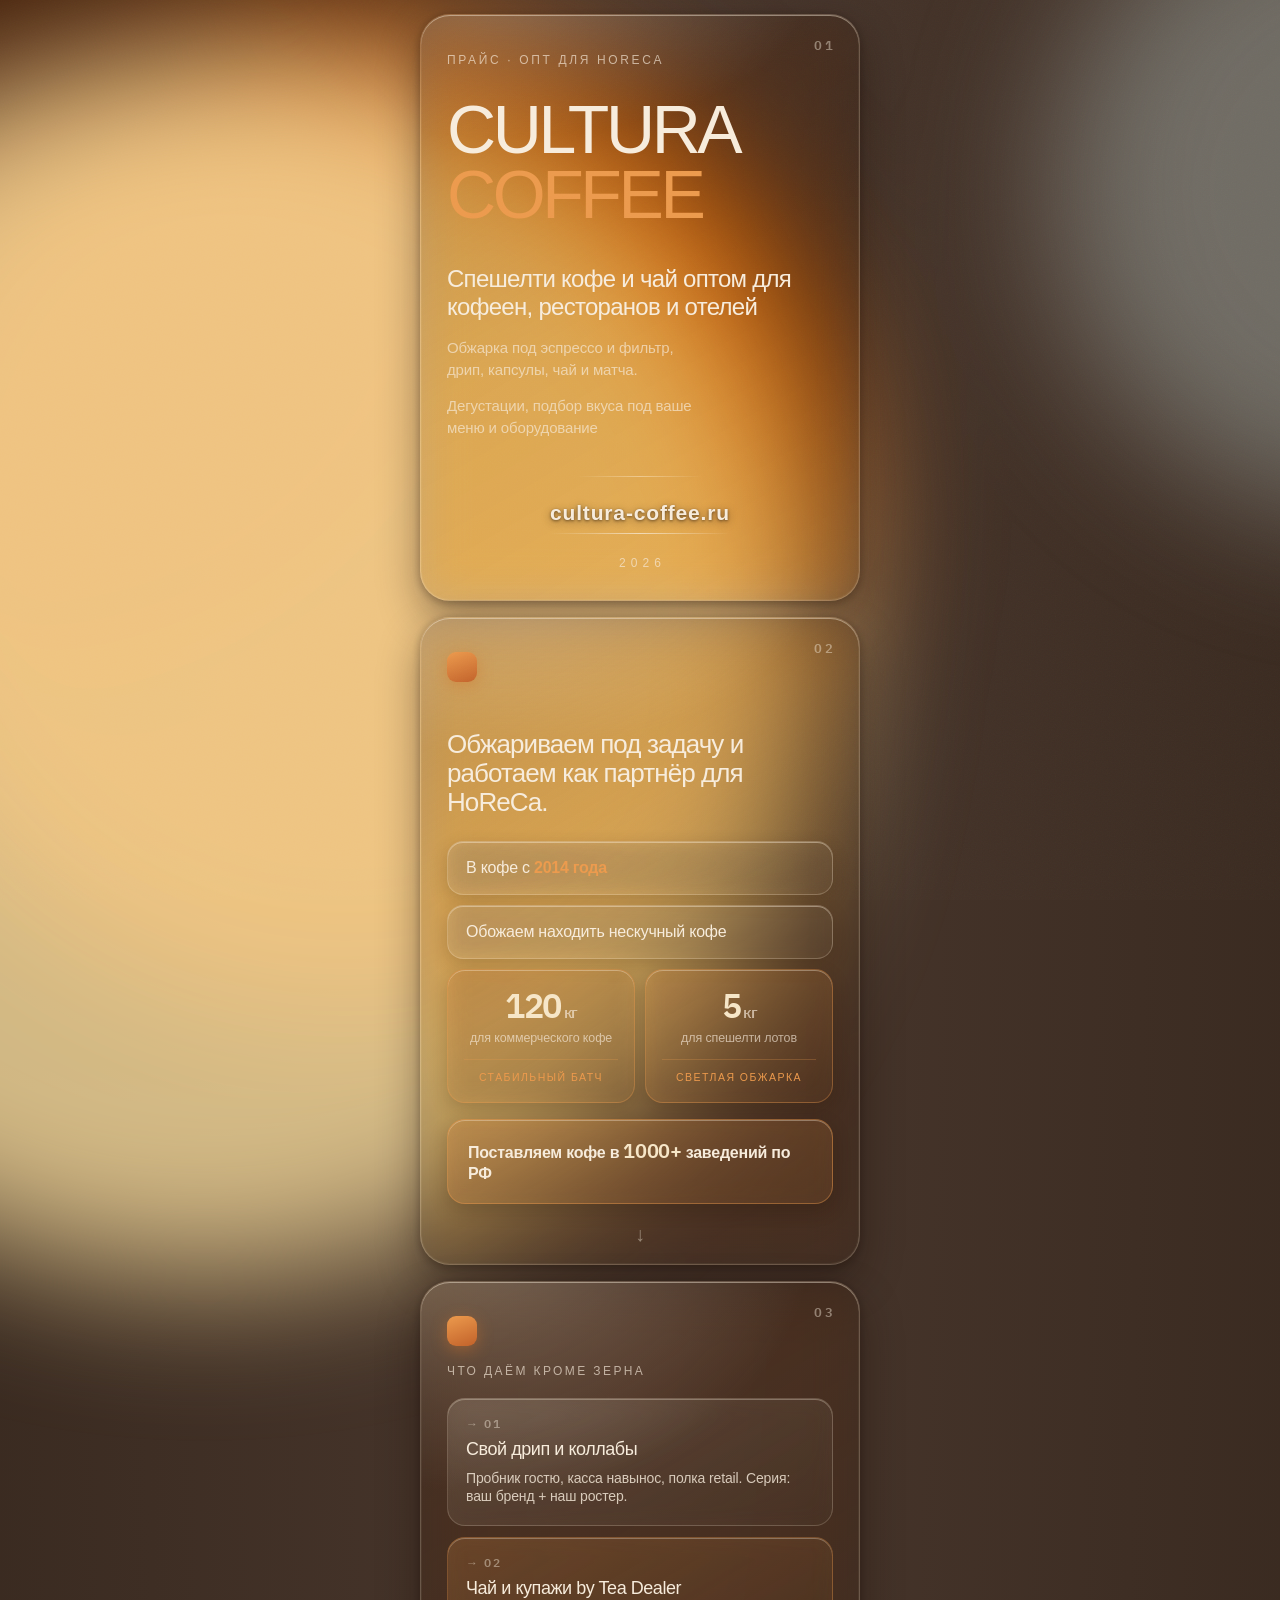
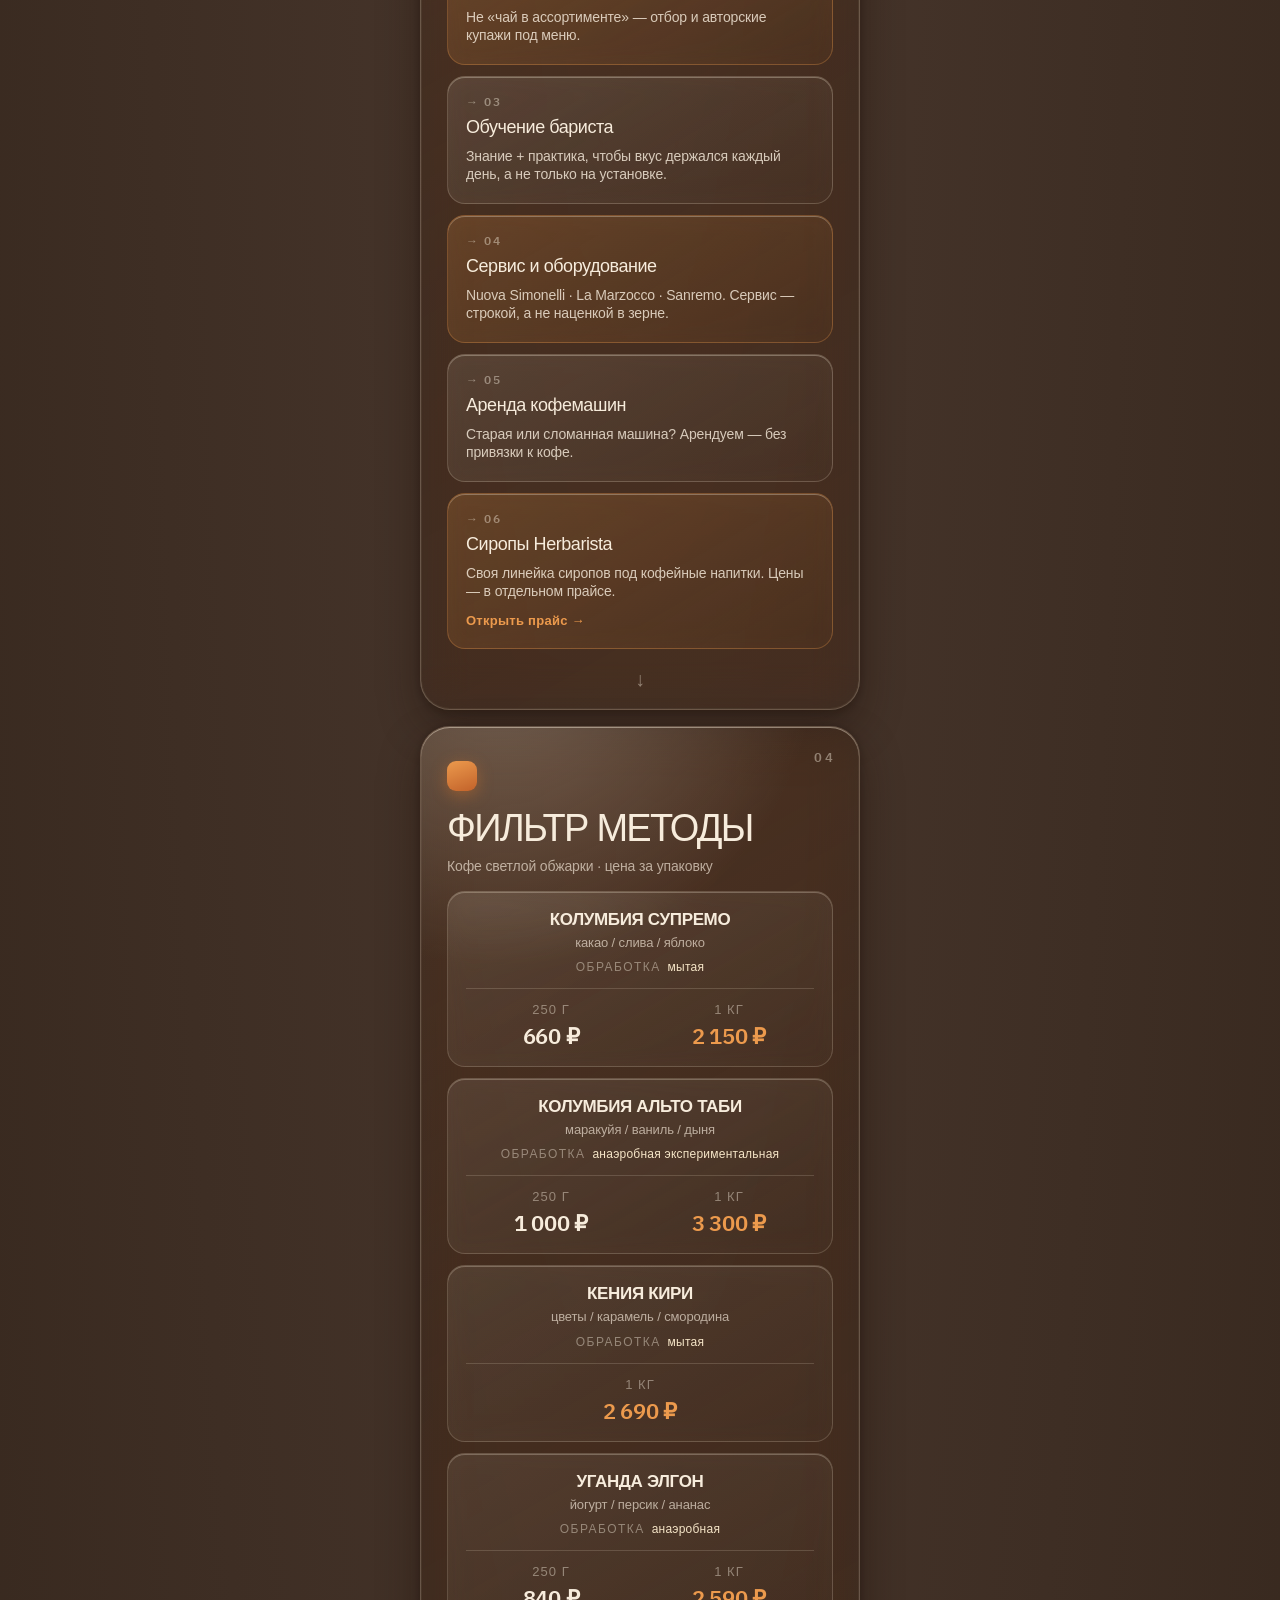
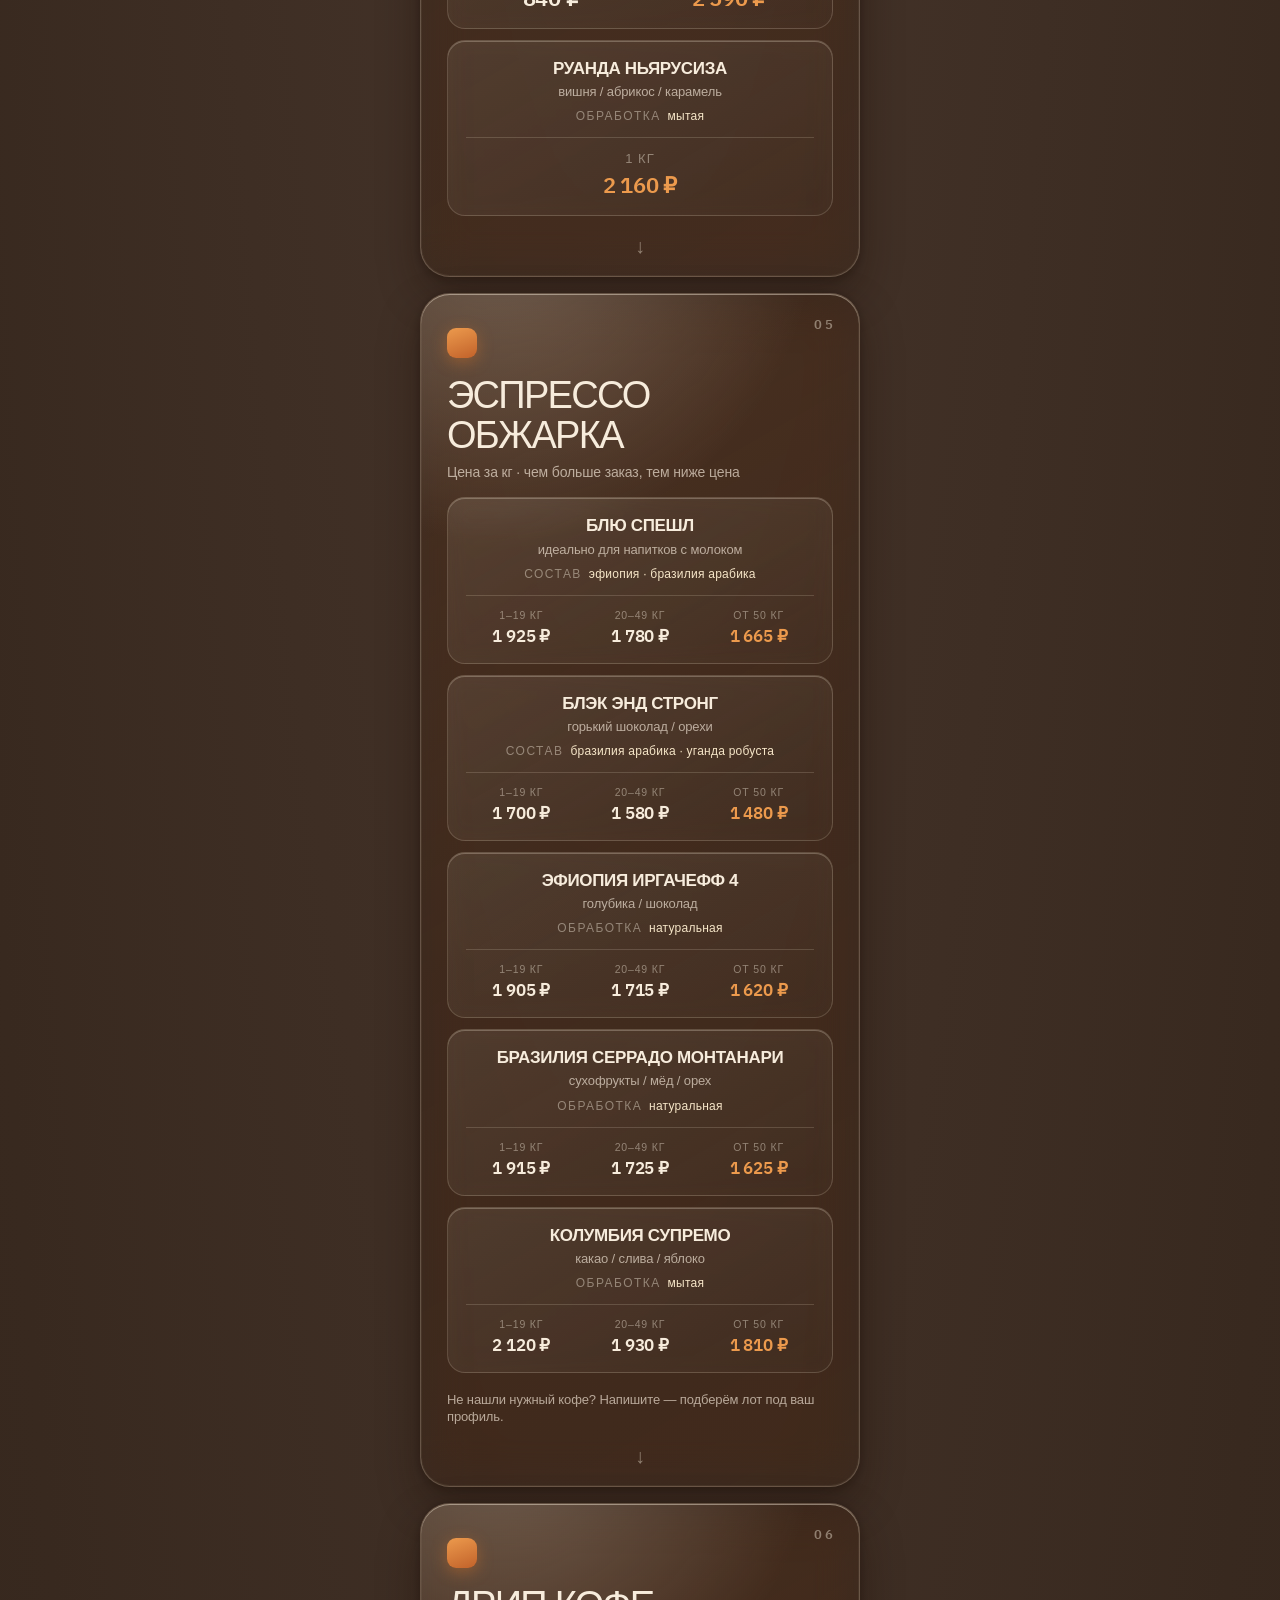
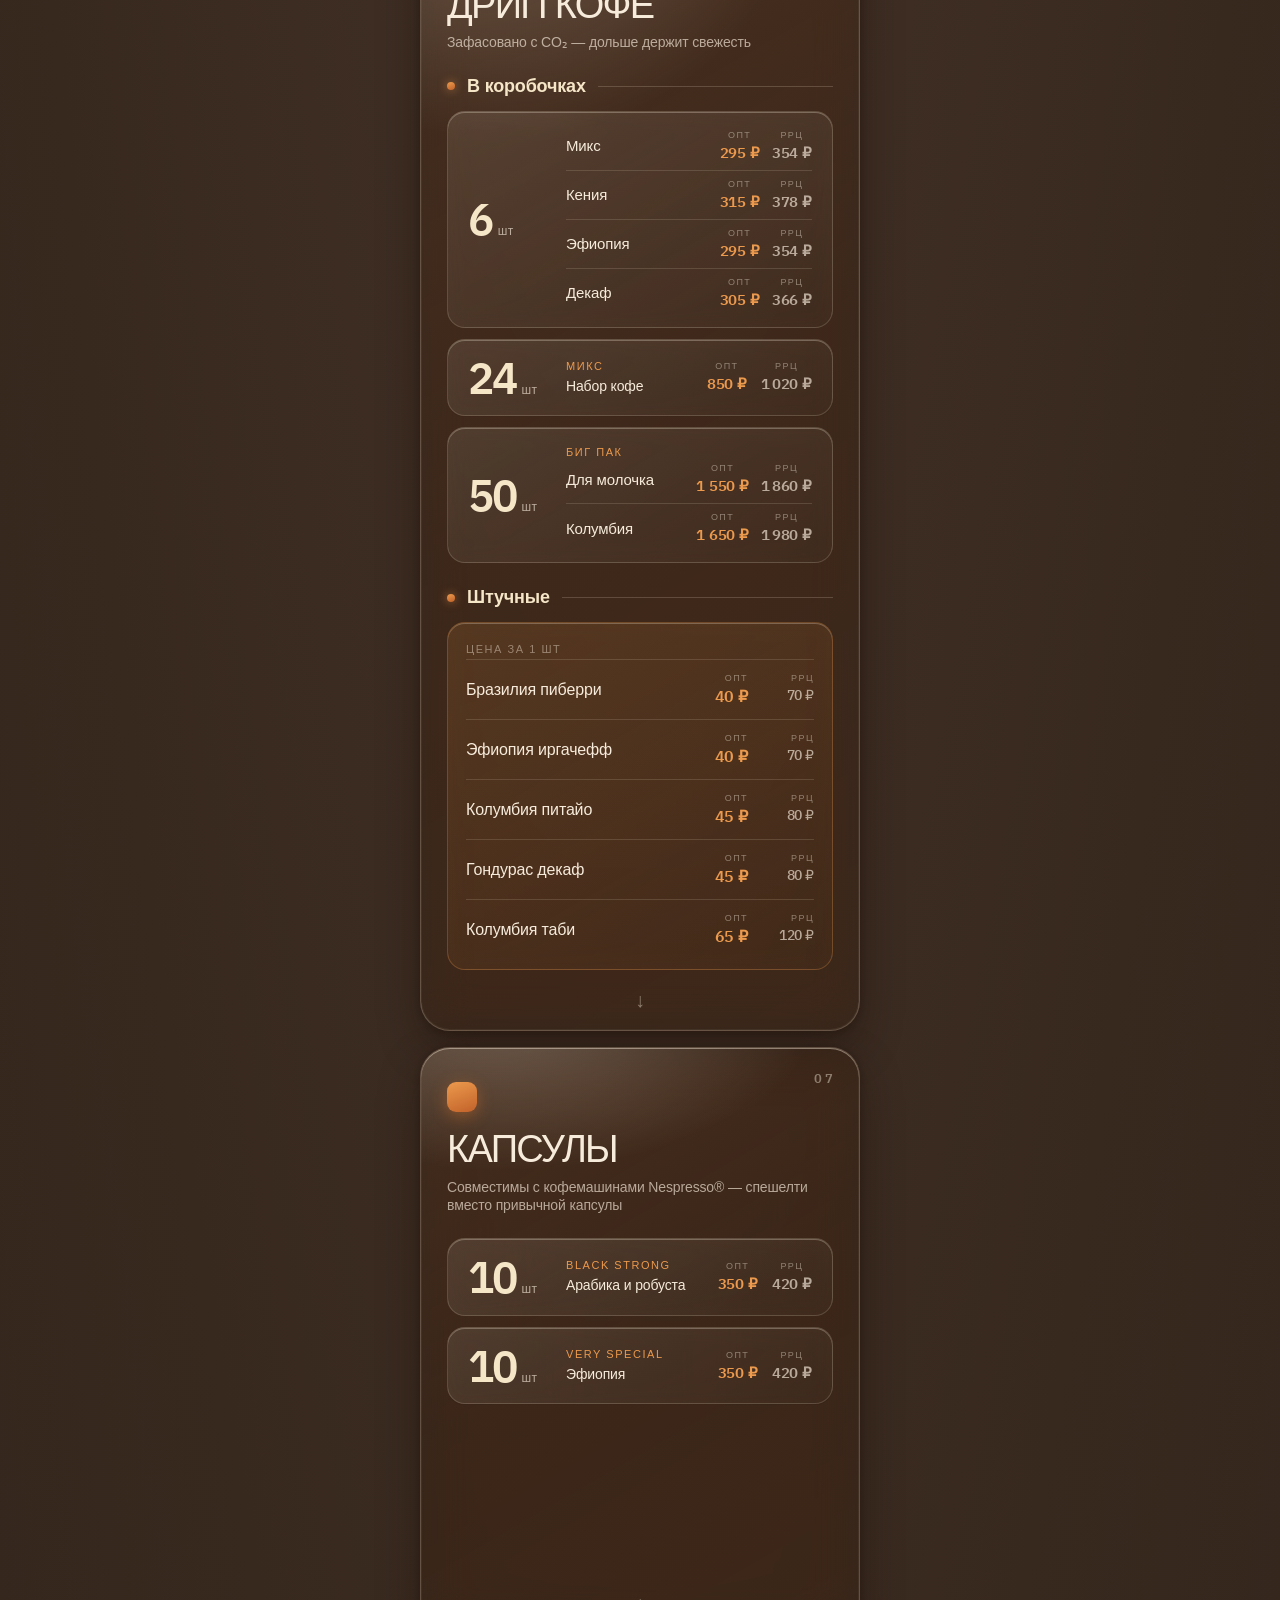
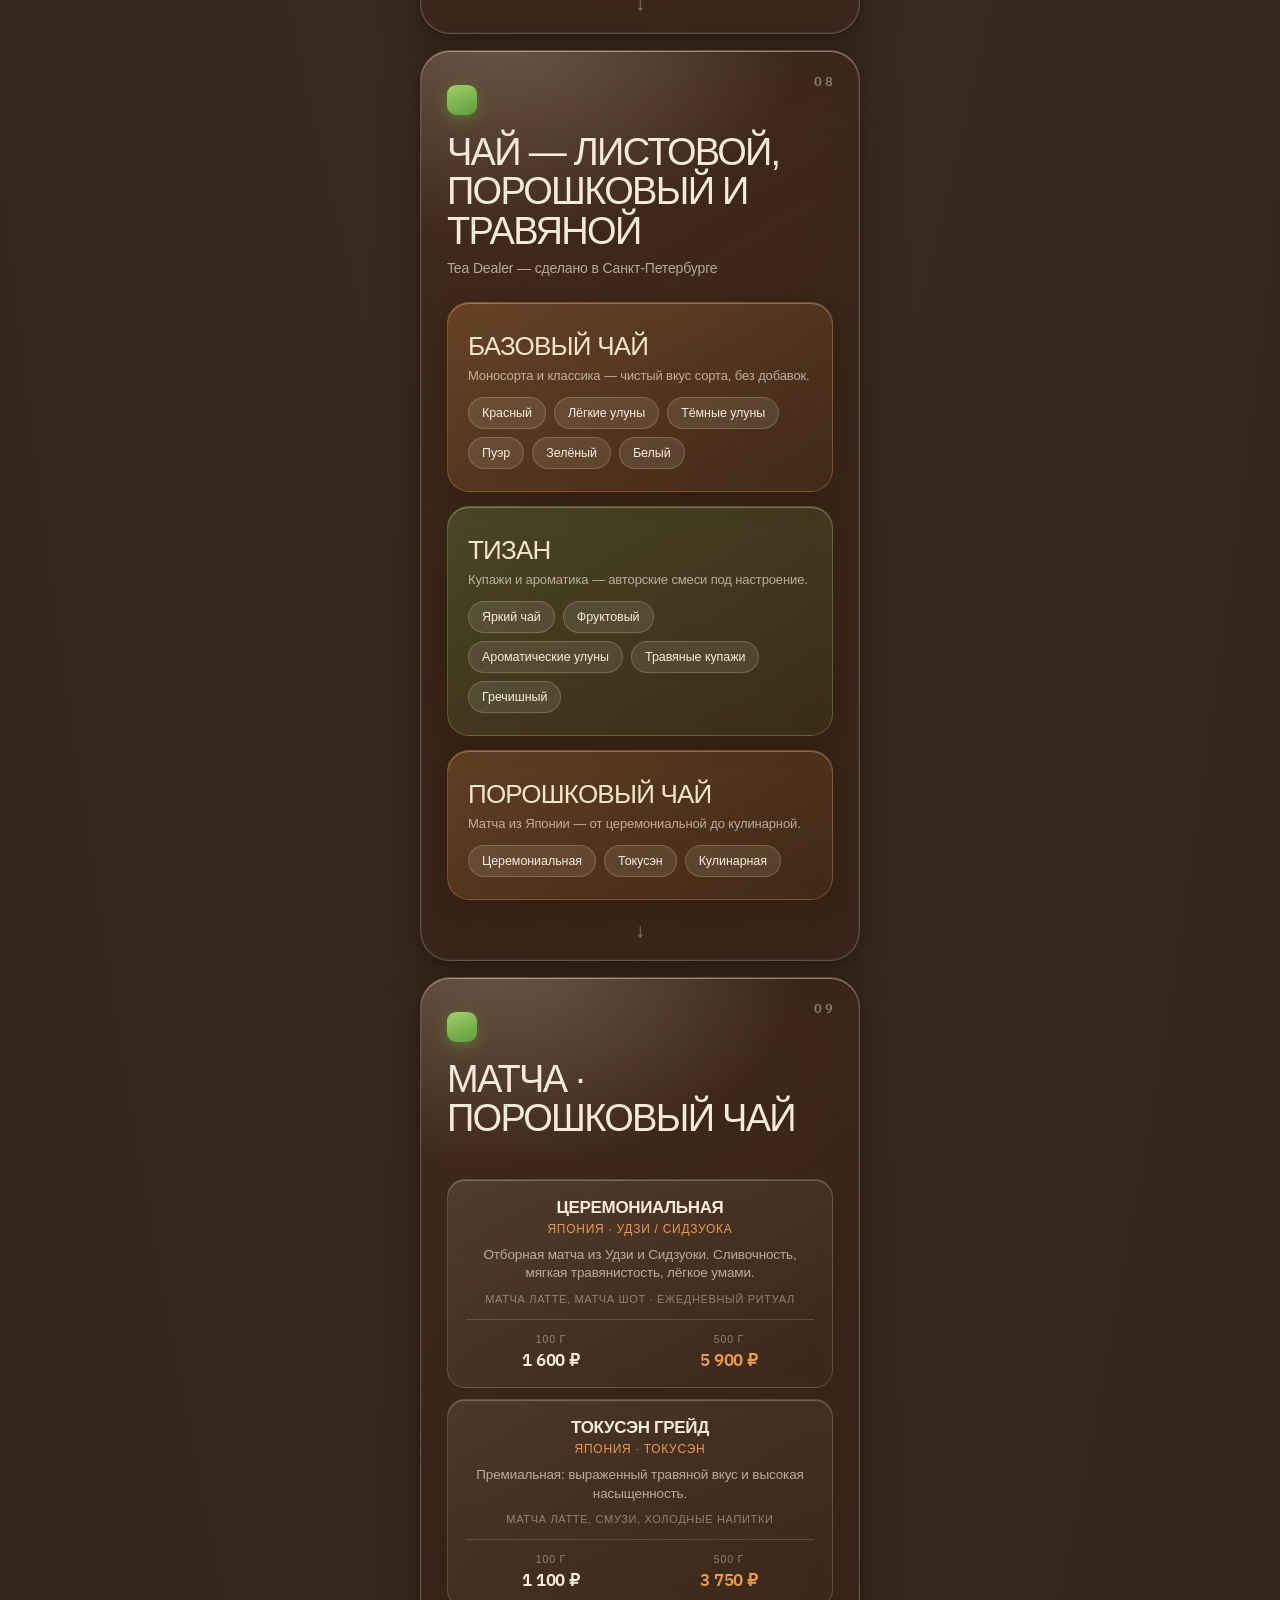
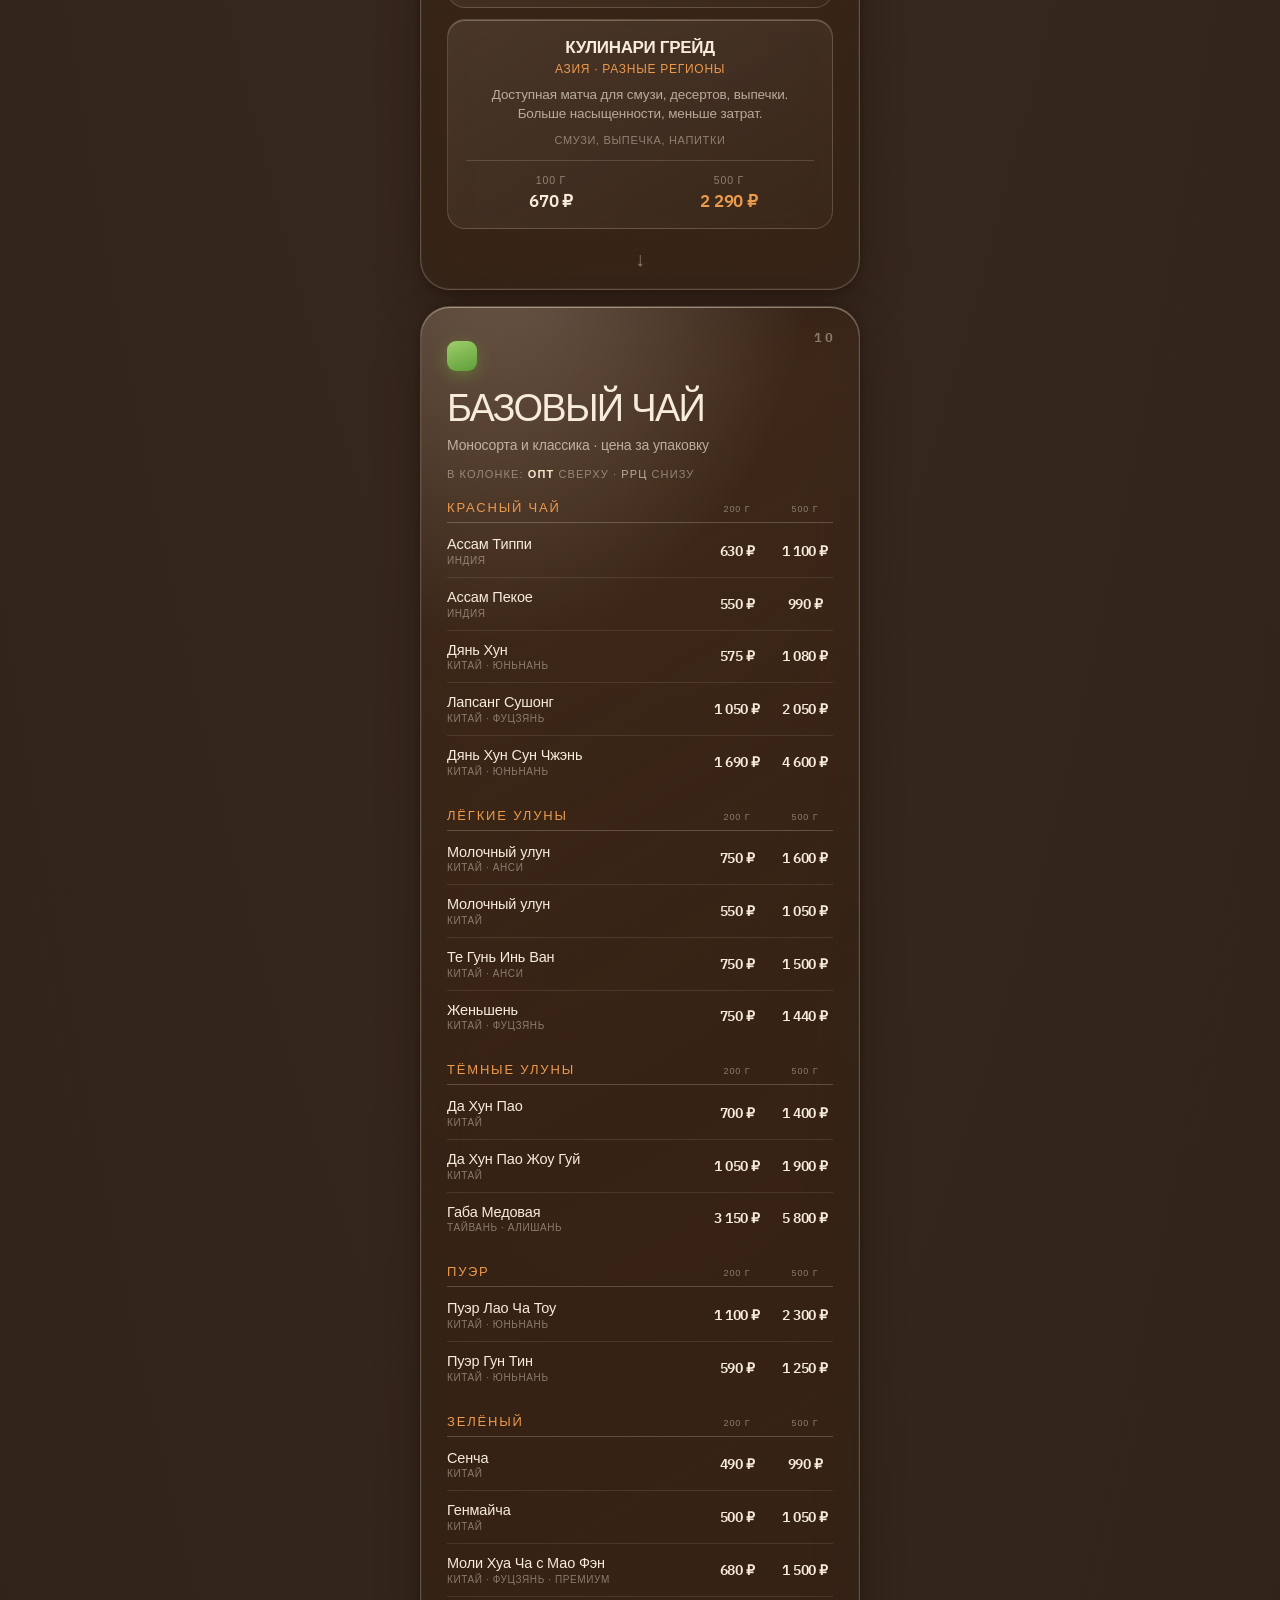
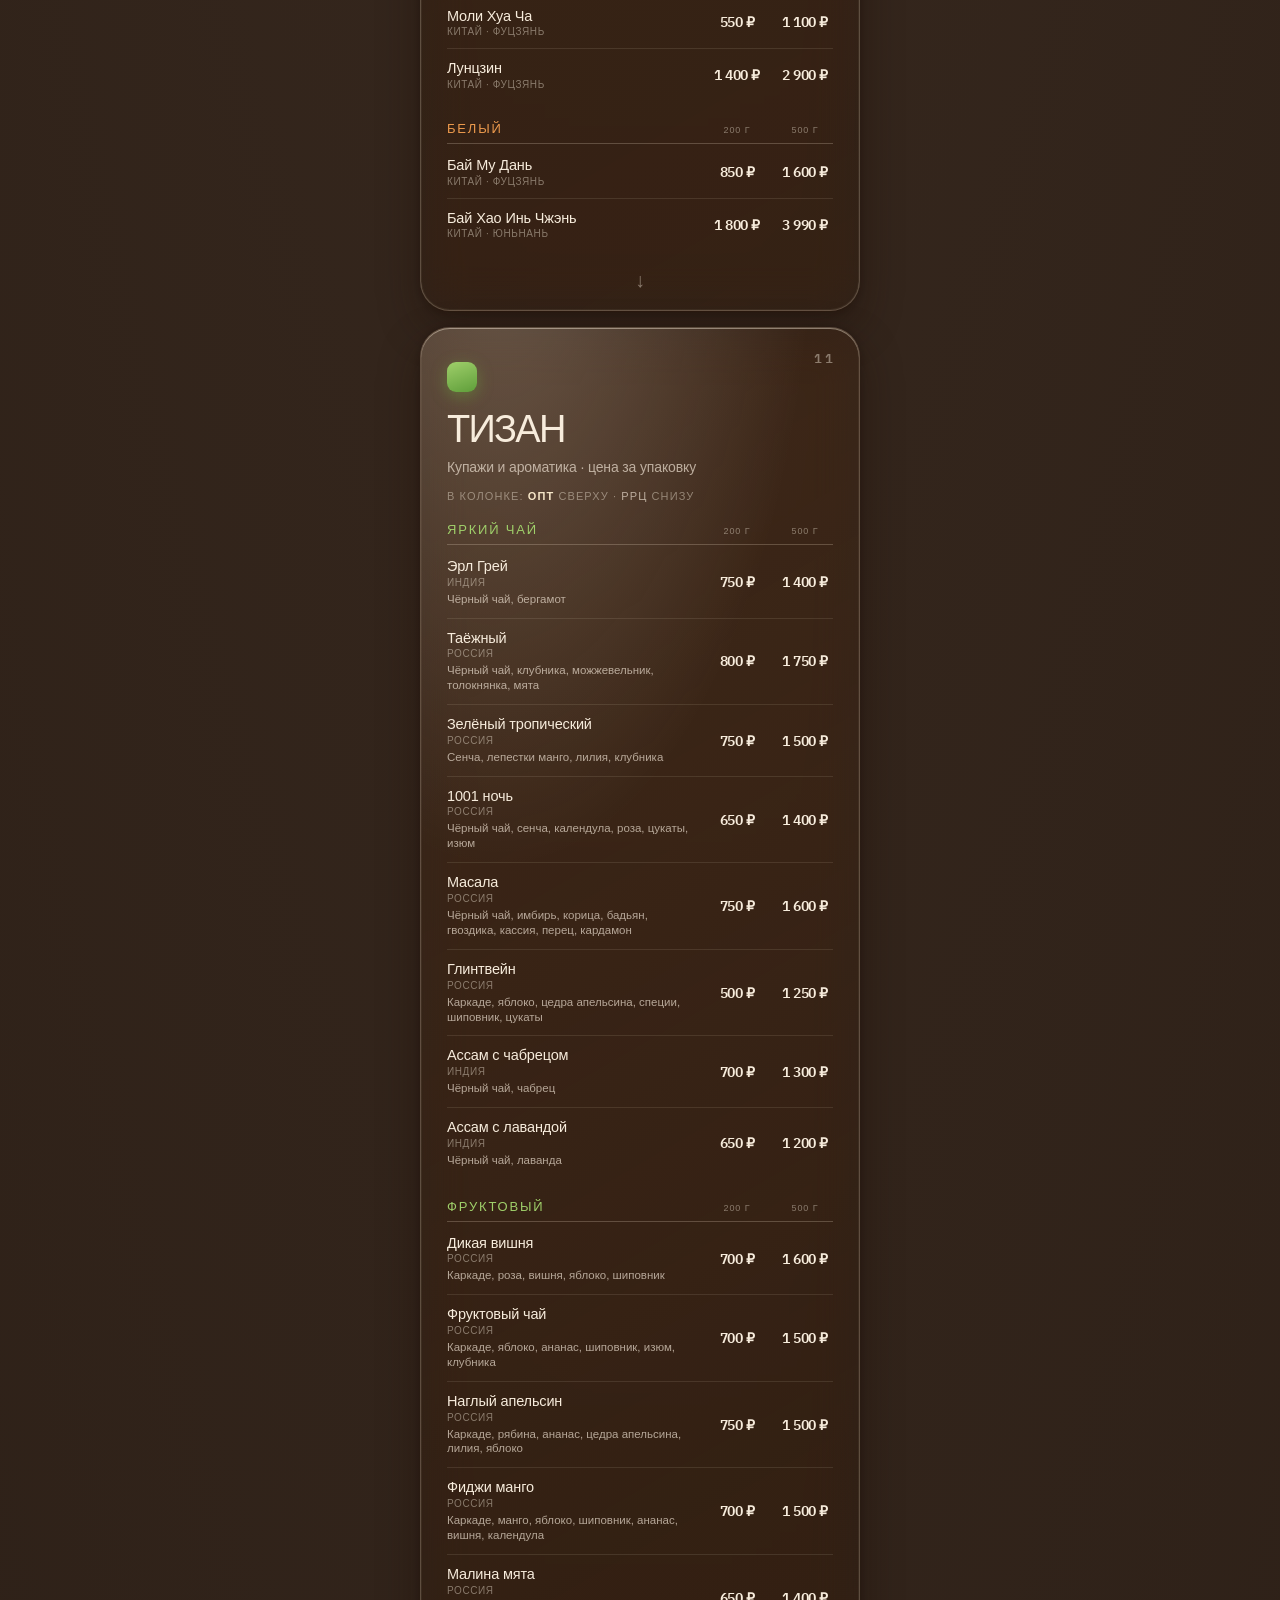
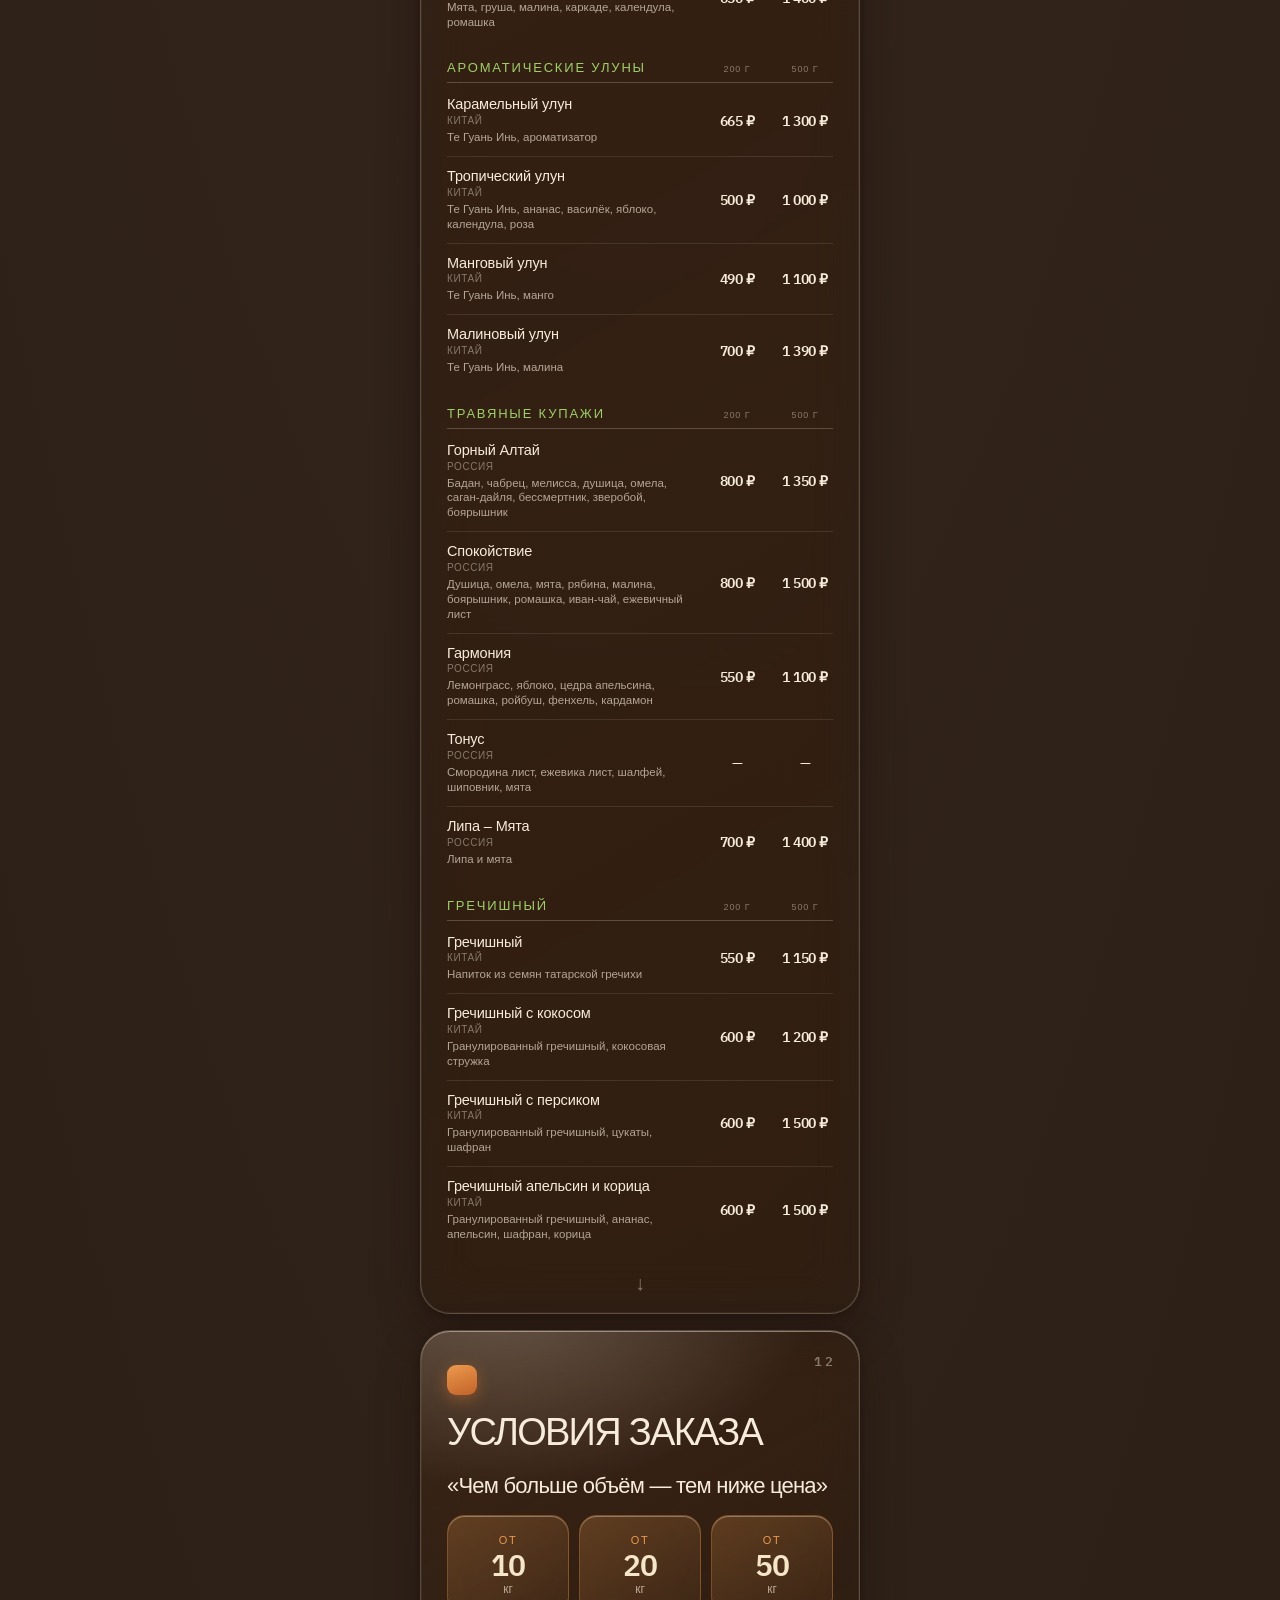
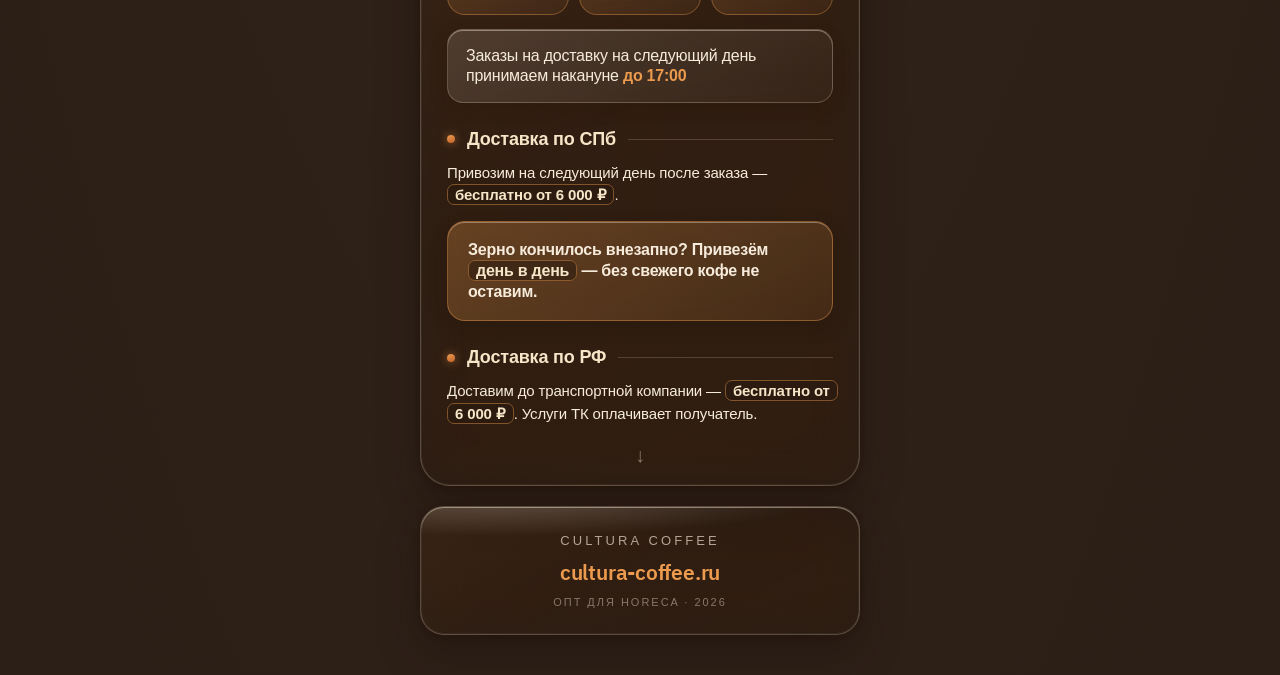
<file: Cultura Coffee - прайс (standalone).html>
<!DOCTYPE html>
<html>
<head>
  <meta charset="utf-8">
  <title>CULTURA COFFEE — прайс (полный)</title>
  <style>
    * { margin: 0; padding: 0; box-sizing: border-box; }
    body { background: #38291f; display: flex; align-items: center; justify-content: center; min-height: 100vh; font-family: -apple-system, BlinkMacSystemFont, sans-serif; }
    #__bundler_loading { position: fixed; bottom: 20px; right: 20px; font: 13px/1.4 -apple-system, BlinkMacSystemFont, sans-serif; color: #666; background: #fff; padding: 8px 14px; border-radius: 8px; box-shadow: 0 1px 4px rgba(0,0,0,0.12); z-index: 10000; }
    #__bundler_thumbnail { position: fixed; inset: 0; width: 100%; height: 100%; display: flex; align-items: center; justify-content: center; background: #38291f; z-index: 9999; }
    #__bundler_thumbnail svg { width: 100%; height: 100%; object-fit: contain; }
    #__bundler_placeholder { color: #999; font-size: 14px; }
  </style>
  <noscript>
    <style>#__bundler_loading { display: none; }</style>
    <div style="position:fixed;bottom:12px;left:12px;font:13px/1.4 -apple-system,BlinkMacSystemFont,sans-serif;color:#999;background:rgba(255,255,255,0.9);padding:6px 12px;border-radius:6px;box-shadow:0 1px 4px rgba(0,0,0,0.08);z-index:10000;">
      This page requires JavaScript to display.
    </div>
  </noscript>
</head>
<body>
  <div id="__bundler_thumbnail">
    <svg viewBox="0 0 1200 800" xmlns="http://www.w3.org/2000/svg">
      <rect width="1200" height="800" fill="#38291f"></rect>
      <g fill="none" stroke="#ec9a4d" stroke-width="26" stroke-linecap="round" stroke-linejoin="round">
        <path d="M470 360 h230 a40 40 0 0 1 40 40 v40 a110 110 0 0 1 -110 110 h-90 a110 110 0 0 1 -110 -110 v-80 a40 40 0 0 1 40 -40 z"></path>
        <path d="M740 410 h40 a55 55 0 0 1 0 110 h-30"></path>
        <path d="M520 300 q-22 -34 0 -68 M600 300 q-22 -34 0 -68 M680 300 q-22 -34 0 -68"></path>
      </g>
      <text x="600" y="690" text-anchor="middle" fill="#f6e6c8" font-family="Helvetica,Arial,sans-serif" font-size="64" font-weight="700" letter-spacing="6">CULTURA COFFEE</text>
    </svg>
  </div>
  <div id="__bundler_loading">Unpacking...</div>

  <script>
    
document.addEventListener('DOMContentLoaded', async function() {
  const loading = document.getElementById('__bundler_loading');
  function setStatus(msg) { if (loading) loading.textContent = msg; }

  // Error sink persists across replaceWith since it's on window, not the DOM.
  window.addEventListener('error', function(e) {
    var p = document.body || document.documentElement;
    var d = document.getElementById('__bundler_err') || p.appendChild(document.createElement('div'));
    d.id = '__bundler_err';
    d.style.cssText = 'position:fixed;bottom:12px;left:12px;right:12px;font:12px/1.4 ui-monospace,monospace;background:#2a1215;color:#ff8a80;padding:10px 14px;border-radius:8px;border:1px solid #5c2b2e;z-index:99999;white-space:pre-wrap;max-height:40vh;overflow:auto';
    d.textContent = (d.textContent ? d.textContent + String.fromCharCode(10) : '') +
      '[bundle] ' + (e.message || e.type) +
      (e.filename ? ' (' + e.filename.slice(0, 60) + ':' + e.lineno + ')' : '');
  }, true);

  try {
    const manifestEl = document.querySelector('script[type="__bundler/manifest"]');
    const templateEl = document.querySelector('script[type="__bundler/template"]');
    if (!manifestEl || !templateEl) {
      setStatus('Error: missing bundle data');
      console.error('[bundler] Missing script tags — manifestEl:', !!manifestEl, 'templateEl:', !!templateEl);
      return;
    }

    const manifest = JSON.parse(manifestEl.textContent);
    let template = JSON.parse(templateEl.textContent);

    const uuids = Object.keys(manifest);
    setStatus('Unpacking ' + uuids.length + ' assets...');

    const blobUrls = {};
    await Promise.all(uuids.map(async (uuid) => {
      const entry = manifest[uuid];
      try {
        const binaryStr = atob(entry.data);
        const bytes = new Uint8Array(binaryStr.length);
        for (let i = 0; i < binaryStr.length; i++) bytes[i] = binaryStr.charCodeAt(i);

        let finalBytes = bytes;
        if (entry.compressed) {
          if (typeof DecompressionStream !== 'undefined') {
            const ds = new DecompressionStream('gzip');
            const writer = ds.writable.getWriter();
            const reader = ds.readable.getReader();
            writer.write(bytes);
            writer.close();
            const chunks = [];
            let totalLen = 0;
            while (true) {
              const { done, value } = await reader.read();
              if (done) break;
              chunks.push(value);
              totalLen += value.length;
            }
            finalBytes = new Uint8Array(totalLen);
            let offset = 0;
            for (const chunk of chunks) { finalBytes.set(chunk, offset); offset += chunk.length; }
          } else {
            console.warn('DecompressionStream not available, asset ' + uuid + ' may not render');
          }
        }

        blobUrls[uuid] = URL.createObjectURL(new Blob([finalBytes], { type: entry.mime }));
      } catch (err) {
        console.error('Failed to decode asset ' + uuid + ':', err);
        blobUrls[uuid] = URL.createObjectURL(new Blob([], { type: entry.mime }));
      }
    }));

    const extResEl = document.querySelector('script[type="__bundler/ext_resources"]');
    const extResources = extResEl ? JSON.parse(extResEl.textContent) : [];
    const resourceMap = {};
    for (const entry of extResources) {
      if (blobUrls[entry.uuid]) resourceMap[entry.id] = blobUrls[entry.uuid];
    }

    setStatus('Rendering...');
    for (const uuid of uuids) template = template.split(uuid).join(blobUrls[uuid]);

    // Strip integrity + crossorigin — blob URLs from a file:// document inherit
    // a null origin, so crossorigin forces a CORS fetch that SRI then rejects.
    // The manifest bytes are ours; SRI protects against CDN compromise, not this.
    template = template.replace(/\s+integrity="[^"]*"/gi, '').replace(/\s+crossorigin="[^"]*"/gi, '');

    const resourceScript = '<script>window.__resources = ' +
      JSON.stringify(resourceMap).split('</' + 'script>').join('<\\/' + 'script>') +
      ';</' + 'script>';
    // Inject after <head> so the DOCTYPE stays first; prepending the script
    // would push the parser into quirks mode. DOMParser always emits a <head>
    // (synthesizing one if the source HTML omitted it) but may carry
    // attributes through, so match the full opening tag. slice() rather than
    // replace() keeps us clear of $-pattern substitution in resourceScript.
    const headOpen = template.match(/<head[^>]*>/i);
    if (headOpen) {
      const i = headOpen.index + headOpen[0].length;
      template = template.slice(0, i) + resourceScript + template.slice(i);
    }

    // Parse the template and swap the root element. Scripts inserted via
    // DOMParser/replaceWith are inert per spec — re-create each with
    // createElement so they execute, awaiting onload for src scripts to
    // preserve ordering (React before ReactDOM before Babel before text/babel).
    const doc = new DOMParser().parseFromString(template, 'text/html');
    document.documentElement.replaceWith(doc.documentElement);
    const dead = Array.from(document.scripts);
    for (const old of dead) {
      const s = document.createElement('script');
      for (const a of old.attributes) s.setAttribute(a.name, a.value);
      s.textContent = old.textContent;
      // text/babel scripts with a src: fetch and inline. transformScriptTags
      // does XHR against the src, but blob:null/ from a file:// origin is
      // silently dropped. Inlining makes it a plain inline babel script,
      // which transformScriptTags handles unconditionally.
      if ((s.type === 'text/babel' || s.type === 'text/jsx') && s.src) {
        const r = await fetch(s.src);
        s.textContent = await r.text();
        s.removeAttribute('src');
      }
      const p = s.src ? new Promise(function(r) { s.onload = s.onerror = r; }) : null;
      old.replaceWith(s);
      if (p) await p;
    }
    // Babel standalone auto-transforms type=text/babel on DOMContentLoaded,
    // which fired before we swapped the document. Trigger manually if present.
    if (window.Babel && typeof window.Babel.transformScriptTags === 'function') {
      window.Babel.transformScriptTags();
    }
  } catch (err) {
    setStatus('Error unpacking: ' + err.message);
    console.error('Bundle unpack error:', err);
  }
});

  </script>

  <script type="__bundler/manifest">
{}
  </script>

  <script type="__bundler/ext_resources">
[]
  </script>

  <script type="__bundler/template">
"<!DOCTYPE html>\n<html lang=\"ru\"><head>\n<meta charset=\"UTF-8\">\n<meta name=\"viewport\" content=\"width=device-width, initial-scale=1.0, viewport-fit=cover\">\n<title>CULTURA COFFEE — прайс (полный)<\u002Ftitle>\n<style>\n  /* IBM Plex Sans встроен (base64) — без внешних запросов */\n@font-face{font-family:'IBM Plex Sans';font-style:normal;font-weight:500;font-display:swap;src:url([data-uri]) format('woff2');unicode-range:U+0000-00FF,U+0131,U+0152-0153,U+02BB-02BC,U+02C6,U+02DA,U+02DC,U+0304,U+0308,U+0329,U+2000-206F,U+20AC,U+2122,U+2191,U+2193,U+2212,U+2215,U+FEFF,U+FFFD;}\n@font-face{font-family:'IBM Plex Sans';font-style:normal;font-weight:500;font-display:swap;src:url([data-uri]) format('woff2');unicode-range:U+0301,U+0400-045F,U+0490-0491,U+04B0-04B1,U+2116;}\n@font-face{font-family:'IBM Plex Sans';font-style:normal;font-weight:600;font-display:swap;src:url([data-uri]) format('woff2');unicode-range:U+0000-00FF,U+0131,U+0152-0153,U+02BB-02BC,U+02C6,U+02DA,U+02DC,U+0304,U+0308,U+0329,U+2000-206F,U+20AC,U+2122,U+2191,U+2193,U+2212,U+2215,U+FEFF,U+FFFD;}\n@font-face{font-family:'IBM Plex Sans';font-style:normal;font-weight:600;font-display:swap;src:url([data-uri]) format('woff2');unicode-range:U+0301,U+0400-045F,U+0490-0491,U+04B0-04B1,U+2116;}\n  :root{\n    --amber:#ec9a4d; --cream:#f6e6c8; --text:#f7ecdc;\n    --muted:rgba(247,236,220,.66); --faint:rgba(247,236,220,.44);\n    --radius:30px;\n    --sans:\"Helvetica Neue\",Helvetica,Arial,sans-serif;\n    --mono:\"IBM Plex Sans\",\"Helvetica Neue\",Arial,sans-serif;\n    --pad:14px;\n    --glass-bg:linear-gradient(150deg, rgba(70,46,30,.34), rgba(34,22,15,.16) 48%, rgba(20,13,9,.10));\n    --glass-border:rgba(255,238,214,.22);\n    --glass-shadow:0 18px 42px rgba(28,15,6,.42),0 2px 8px rgba(28,15,6,.30),inset 0 1px 0 rgba(255,243,224,.40),inset 0 0 0 1px rgba(255,238,214,.05);\n    --blur:saturate(150%) blur(22px);\n  }\n  *{box-sizing:border-box;} html,body{margin:0;}\n  body{\n    min-height:100vh;\n    background:radial-gradient(140% 120% at 50% 4%, #4a382e 0%, #38291f 42%, #281c14 100%);\n    font-family:var(--sans); color:var(--text); -webkit-font-smoothing:antialiased;\n    padding:var(--pad); padding-top:max(var(--pad),env(safe-area-inset-top)); padding-bottom:max(40px,env(safe-area-inset-bottom));\n  }\n  .bg{ position:fixed; inset:-20%; z-index:0; filter:blur(70px) saturate(125%); pointer-events:none; }\n  .blob{ position:absolute; border-radius:50%; }\n  .blob.b1{ width:74vw;height:74vw; left:-16vw; top:-12vh; background:#3a1c0c; opacity:.95; animation:d1 36s ease-in-out infinite alternate; }\n  .blob.b2{ width:78vw;height:78vw; left:8vw;  top:22vh; background:#d2742a; opacity:.85; animation:d2 42s ease-in-out infinite alternate; }\n  .blob.b3{ width:96vw;height:96vw; left:-12vw; bottom:-22vh; background:#f3dcab; opacity:.8; animation:d3 32s ease-in-out infinite alternate; }\n  .blob.b4{ width:52vw;height:52vw; right:-14vw; top:4vh; background:#bcc6c0; opacity:.42; animation:d1 46s ease-in-out infinite alternate; }\n  @keyframes d1{ to{ transform:translate(7vw,5vh) scale(1.10);} }\n  @keyframes d2{ to{ transform:translate(-6vw,-4vh) scale(1.08);} }\n  @keyframes d3{ to{ transform:translate(5vw,-7vh) scale(1.12);} }\n  @media (prefers-reduced-motion:reduce){ .blob{ animation:none !important; } }\n  .grain{ position:fixed; inset:0; z-index:5; pointer-events:none; opacity:.10; mix-blend-mode:soft-light;\n    background-image:url(\"data:image/svg+xml,%3Csvg xmlns='http://www.w3.org/2000/svg' width='160' height='160'%3E%3Cfilter id='n'%3E%3CfeTurbulence type='fractalNoise' baseFrequency='0.85' numOctaves='2' stitchTiles='stitch'/%3E%3C/filter%3E%3Crect width='100%25' height='100%25' filter='url(%23n)'/%3E%3C/svg%3E\");\n    background-size:160px 160px; }\n\n  .deck{ position:relative; z-index:1; max-width:440px; margin:0 auto; display:flex; flex-direction:column; gap:16px; }\n\n  .card{\n    position:relative; width:100%;\n    min-height:calc((100vw - var(--pad) * 2) * 4 / 3);\n    border-radius:var(--radius); padding:34px 26px 60px;\n    display:flex; flex-direction:column;\n    background:var(--glass-bg); border:1px solid var(--glass-border); box-shadow:var(--glass-shadow);\n    -webkit-backdrop-filter:var(--blur); backdrop-filter:var(--blur);\n    overflow:hidden; isolation:isolate;\n  }\n  @media (min-width:472px){ .card{ min-height:calc(440px * 4 / 3); } }\n  .card::before{ content:\"\"; position:absolute; top:0;left:0;right:0; height:55%;\n    background:radial-gradient(120% 80% at 18% -10%, rgba(255,243,224,.26), rgba(255,243,224,0) 60%); pointer-events:none; z-index:0; }\n  .card > *{ position:relative; z-index:1; }\n  .card__no{ position:absolute; top:22px;right:24px; font-family:var(--mono); font-size:13px;font-weight:600; letter-spacing:.18em; color:var(--faint); z-index:2; }\n  .card__scroll{ position:absolute; left:0;right:0;bottom:20px; text-align:center; font-size:20px;line-height:1; color:var(--faint); }\n\n  .marker{ width:42px;height:42px; border-radius:12px; background:linear-gradient(160deg,var(--amber),#c2622a); margin-bottom:24px; box-shadow:0 4px 16px rgba(210,116,42,.45); }\n  .marker--sm{ width:30px;height:30px;border-radius:9px;margin-bottom:18px; }\n\n  /* ОБЛОЖКА */\n  .hero{ padding:38px 26px 30px; justify-content:space-between; }\n  .hero__eyebrow{ font-size:12px;letter-spacing:.22em;text-transform:uppercase; color:var(--muted); margin-bottom:30px; }\n  .hero h1{ margin:0;font-weight:500; font-size:clamp(46px,15.5vw,68px); line-height:.96;letter-spacing:-.05em;text-transform:uppercase; }\n  .hero h1 .ln2{ color:var(--amber); }\n  .hero__mid{ flex:1 1 auto; display:flex; flex-direction:column; justify-content:center; padding:28px 0; }\n  .hero__offer{ font-size:clamp(20px,5.6vw,24px); line-height:1.18;letter-spacing:-.03em;font-weight:500; }\n  .hero__sub{ margin-top:16px;font-size:15px;line-height:1.45; letter-spacing:-.01em;color:var(--muted);max-width:30ch; }\n  .hero__sub2{ margin-top:14px;font-size:15px;line-height:1.45; letter-spacing:-.01em;color:var(--muted);max-width:30ch; }\n  .hero__bottom{ display:flex;flex-direction:column;align-items:center; }\n  .hero__sign{ display:flex; flex-direction:column; align-items:center; }\n  .hero__rule{ width:124px; height:1px; margin-bottom:24px; background:linear-gradient(90deg,transparent,rgba(255,238,214,.45),transparent); }\n  .hero__site{ position:relative; font-size:21px; font-weight:600; letter-spacing:.04em; color:var(--text); text-decoration:none; padding-bottom:9px;\n    text-shadow:0 1px 3px rgba(28,14,5,.55), 0 2px 10px rgba(28,14,5,.4); }\n  .hero__site::after{ content:\"\"; position:absolute; left:0; right:0; bottom:0; height:1px;\n    background:linear-gradient(90deg,transparent,rgba(247,236,220,.72),transparent); }\n  .hero__foot{ margin-top:22px;text-align:center;font-size:12px;letter-spacing:.42em;text-indent:.42em;text-transform:uppercase;color:var(--muted); }\n\n  /* ЗАГОЛОВКИ */\n  .head h2{ margin:0;font-weight:400; font-size:clamp(30px,8vw,38px); line-height:1.04;letter-spacing:-.045em;text-transform:uppercase; }\n  .head .sub{ margin-top:8px;font-size:14px;line-height:1.3;letter-spacing:-.01em;color:var(--muted); }\n  .eyebrow{ font-size:12px;letter-spacing:.2em;text-transform:uppercase;color:var(--muted); }\n\n  /* О НАС */\n  .story__thesis{ margin-top:30px;font-size:clamp(22px,6vw,26px); line-height:1.12;letter-spacing:-.035em;font-weight:500; }\n  .story__copy{ margin-top:20px;display:flex;flex-direction:column;gap:13px; }\n  .story__copy p{ margin:0;font-size:15.5px;line-height:1.42;letter-spacing:-.01em;color:rgba(247,236,220,.86); }\n  .note{ margin-top:22px;border-radius:20px;padding:22px 22px 24px;\n    background:linear-gradient(150deg, rgba(236,154,77,.26), rgba(236,154,77,.08)); border:1px solid rgba(236,154,77,.34);\n    box-shadow:inset 0 1px 0 rgba(255,243,224,.30); -webkit-backdrop-filter:blur(10px); backdrop-filter:blur(10px); }\n  .note__label{ font-size:11px;letter-spacing:.16em;text-transform:uppercase;color:var(--muted);margin-bottom:12px; }\n  .note__text{ font-size:16px;line-height:1.36;letter-spacing:-.015em; }\n  .note__proof{ margin-top:18px;padding-top:16px;border-top:1px solid rgba(255,243,224,.22); font-size:15px;line-height:1.2;font-weight:600;letter-spacing:-.01em; }\n\n  /* О НАС — факты-кнопки на стекле */\n  .facts{ margin-top:24px; display:flex; flex-direction:column; gap:10px; }\n  .fact{ border-radius:16px; padding:16px 18px; font-size:16px; line-height:1.25; letter-spacing:-.015em;\n    background:linear-gradient(150deg, rgba(255,243,224,.14), rgba(255,243,224,.04));\n    border:1px solid rgba(255,238,214,.22);\n    box-shadow:inset 0 1px 0 rgba(255,243,224,.40), 0 6px 18px rgba(28,15,6,.20);\n    -webkit-backdrop-filter:blur(10px); backdrop-filter:blur(10px); }\n  .fact b{ color:var(--amber); font-weight:600; }\n\n  .probats{ margin-top:10px; display:grid; grid-template-columns:1fr 1fr; gap:10px; }\n  .probat{ border-radius:18px; padding:18px 16px; text-align:center;\n    display:flex; flex-direction:column;\n    background:linear-gradient(150deg, rgba(236,154,77,.24), rgba(236,154,77,.07));\n    border:1px solid rgba(236,154,77,.32);\n    box-shadow:inset 0 1px 0 rgba(255,243,224,.34), 0 6px 18px rgba(28,15,6,.20);\n    -webkit-backdrop-filter:blur(10px); backdrop-filter:blur(10px); }\n  .probat__num{ font-family:var(--mono); font-weight:600; font-size:34px; line-height:1; letter-spacing:-.04em; color:var(--cream); }\n  .probat__num span{ font-size:15px; margin-left:3px; color:var(--muted); }\n  .probat__use{ margin-top:9px; margin-bottom:12px; font-size:12.5px; line-height:1.25; letter-spacing:-.01em; color:var(--muted); }\n  /* margin-top:auto прижимает тег к низу — черта совпадает в обеих карточках */\n  .probat__tag{ margin-top:auto; padding-top:11px; border-top:1px solid rgba(236,154,77,.26);\n    font-size:10.5px; line-height:1.3; letter-spacing:.14em; text-transform:uppercase; color:var(--amber); }\n\n  .proof{ margin-top:16px; border-radius:18px; padding:18px 20px; font-size:16px; line-height:1.3; font-weight:600; letter-spacing:-.015em;\n    background:linear-gradient(150deg, rgba(236,154,77,.30), rgba(236,154,77,.12));\n    border:1px solid rgba(236,154,77,.40);\n    box-shadow:inset 0 1px 0 rgba(255,243,224,.34), 0 6px 18px rgba(28,15,6,.22);\n    -webkit-backdrop-filter:blur(10px); backdrop-filter:blur(10px); }\n  .proof b{ font-family:var(--mono); font-size:20px; color:var(--cream); letter-spacing:-.02em; }\n\n  /* НАПРАВЛЕНИЯ */\n  .kp-list{ margin-top:20px;display:flex;flex-direction:column;gap:11px; }\n  .kp{ border-radius:18px; padding:17px 18px 19px;\n    background:linear-gradient(150deg, rgba(255,243,224,.12), rgba(255,243,224,.03)); border:1px solid rgba(255,238,214,.18);\n    box-shadow:inset 0 1px 0 rgba(255,243,224,.30); -webkit-backdrop-filter:blur(10px); backdrop-filter:blur(10px); }\n  .kp:nth-child(even){ background:linear-gradient(150deg, rgba(236,154,77,.22), rgba(236,154,77,.06)); border-color:rgba(236,154,77,.28); }\n  .kp__idx{ font-family:var(--mono);font-size:12px;font-weight:600;letter-spacing:.14em;text-transform:uppercase;color:var(--faint); }\n  .kp__title{ margin-top:8px;font-size:18px;line-height:1.14;letter-spacing:-.025em;font-weight:500; }\n  .kp__copy{ margin-top:9px;font-size:14px;line-height:1.34;letter-spacing:-.01em;color:rgba(247,236,220,.82); }\n  /* пункт-ссылка: вся карточка кликабельна, цвет наследуется от соседей */\n  .kp--link{ display:block; text-decoration:none; color:inherit; -webkit-tap-highlight-color:transparent; touch-action:manipulation; }\n  .kp--link:focus-visible{ outline:2px solid var(--amber); outline-offset:3px; }\n  .kp__go{ display:inline-block; margin-top:12px; font-size:13px; font-weight:600; letter-spacing:.02em; color:var(--amber); }\n\n  /* ЛЕГЕНДА ЦЕН */\n  .price-legend{ margin-top:14px; font-size:11px; letter-spacing:.1em; text-transform:uppercase; color:var(--faint); }\n  .price-legend b{ color:var(--cream); font-weight:600; }\n  .price-legend i{ color:var(--muted); font-style:normal; }\n\n  /* ПРАЙС · КАРТОЧКА ТОВАРА */\n  .items{ margin-top:16px; display:flex; flex-direction:column; gap:11px; }\n  .item{ border-radius:18px; padding:18px 18px 16px;\n    background:linear-gradient(150deg, rgba(255,243,224,.10), rgba(255,243,224,.03)); border:1px solid rgba(255,238,214,.16);\n    box-shadow:inset 0 1px 0 rgba(255,243,224,.26); -webkit-backdrop-filter:blur(10px); backdrop-filter:blur(10px); text-align:center; }\n  .item__name{ font-size:17px;line-height:1.12;letter-spacing:-.02em;font-weight:600;text-transform:uppercase; }\n  .item__taste{ margin-top:6px;font-size:13px;line-height:1.25;letter-spacing:-.01em;color:var(--muted);text-transform:lowercase; }\n  .item__proc{ margin-top:9px;font-size:12px;letter-spacing:.02em; }\n  .item__proc .lbl{ text-transform:uppercase;letter-spacing:.12em;color:var(--faint);margin-right:7px; }\n  .item__proc .val{ color:var(--cream); }\n\n  /* увеличенная карточка (Колумбия супремо в фильтре) */\n  .item--lg .item__name{ font-size:24px; letter-spacing:-.03em; }\n  .item--lg .item__taste{ margin-top:9px; font-size:18px; }\n  .item--lg .item__proc{ margin-top:9px; font-size:18px; }\n  .item--lg .item__proc .lbl{ font-size:12px; letter-spacing:.12em; margin-right:8px; }\n  .item--lg .item__proc .val{ font-size:18px; }\n\n  /* карточка чая: страна / описание / подходит */\n  .item__from{ margin-top:5px; font-size:12px; letter-spacing:.06em; text-transform:uppercase; color:var(--amber); }\n  .item__desc{ margin-top:10px; font-size:13.5px; line-height:1.38; letter-spacing:-.01em; color:var(--muted); }\n  .item__for{ margin-top:10px; font-size:11px; letter-spacing:.06em; text-transform:uppercase; color:var(--faint); }\n  .marker--tea{ background:linear-gradient(160deg,#9fcf6a,#5f9e3a); box-shadow:0 4px 16px rgba(111,174,63,.42); }\n\n  /* выделенный заголовок секции */\n  .part__title{ display:flex; align-items:center; gap:12px; margin-bottom:14px; font-size:18px; font-weight:600; letter-spacing:-.01em; color:var(--cream); }\n  .part__title::before{ content:\"\"; width:8px;height:8px;border-radius:50%; background:linear-gradient(160deg,var(--amber),#c2622a); box-shadow:0 0 10px rgba(236,154,77,.6); }\n  .part__title--tea::before{ background:linear-gradient(160deg,#9fcf6a,#5f9e3a); box-shadow:0 0 10px rgba(111,174,63,.6); }\n  .part__title::after{ content:\"\"; flex:1 1 auto; height:1px; background:rgba(255,238,214,.18); }\n\n  /* концепт двух акцентов */\n  .concept{ margin-top:24px; display:flex; flex-direction:column; gap:14px; }\n  .concept__block{ border-radius:22px; padding:22px 20px; border:1px solid rgba(255,238,214,.18);\n    box-shadow:inset 0 1px 0 rgba(255,243,224,.30), 0 8px 22px rgba(28,15,6,.22);\n    -webkit-backdrop-filter:blur(12px); backdrop-filter:blur(12px); }\n  .concept__block.is-base{ background:linear-gradient(150deg, rgba(236,154,77,.24), rgba(236,154,77,.06)); border-color:rgba(236,154,77,.30); }\n  .concept__block.is-tisane{ background:linear-gradient(150deg, rgba(143,191,94,.22), rgba(143,191,94,.06)); border-color:rgba(143,191,94,.30); }\n  .concept__kicker{ font-size:11px; letter-spacing:.2em; text-transform:uppercase; }\n  .is-base .concept__kicker{ color:var(--amber); }\n  .is-tisane .concept__kicker{ color:#9fcf6a; }\n  .concept__title{ margin-top:6px; font-size:26px; font-weight:500; letter-spacing:-.03em; text-transform:uppercase; color:var(--cream); }\n  .concept__desc{ margin-top:6px; font-size:13px; color:var(--muted); letter-spacing:-.01em; }\n  .concept__cats{ margin-top:14px; display:flex; flex-wrap:wrap; gap:8px; }\n  .cat-chip{ font-size:12.5px; letter-spacing:-.005em; padding:8px 13px; border-radius:999px; background:rgba(255,243,224,.10); border:1px solid rgba(255,238,214,.20); }\n\n  /* список листового чая */\n  .tea-cat{ margin-top:20px; }\n  .tea-cat__h{ display:flex; align-items:baseline; justify-content:space-between; gap:10px; padding-bottom:7px; margin-bottom:2px; border-bottom:1px solid rgba(255,238,214,.22); }\n  .tea-cat__name{ font-size:13px; letter-spacing:.14em; text-transform:uppercase; color:var(--amber); }\n  .tea-cat.is-tisane .tea-cat__name{ color:#9fcf6a; }\n  .tea-cat__cols{ display:flex; gap:12px; }\n  .tea-cat__cols span{ min-width:56px; text-align:center; font-size:9px; letter-spacing:.1em; text-transform:uppercase; color:var(--faint); }\n  .tea-row{ display:flex; gap:12px; align-items:center; padding:11px 0; border-bottom:1px solid rgba(255,238,214,.10); }\n  .tea-row:last-child{ border-bottom:0; }\n  .tea-row__main{ flex:1 1 auto; min-width:0; }\n  .tea-row__name{ font-size:14.5px; letter-spacing:-.01em; line-height:1.15; }\n  .tea-row__from{ margin-top:2px; font-size:10px; letter-spacing:.06em; text-transform:uppercase; color:var(--faint); }\n  .tea-row__mix{ margin-top:4px; font-size:11.5px; line-height:1.3; color:var(--muted); }\n  .tea-row__prices{ flex:0 0 auto; display:flex; gap:12px; }\n  .tea-price{ min-width:56px; text-align:center; }\n  .tea-price__opt{ font-family:var(--mono); font-weight:600; font-size:13.5px; letter-spacing:-.02em; font-variant-numeric:tabular-nums; color:var(--text); white-space:nowrap; }\n  .tea-price__rrc{ margin-top:1px; font-family:var(--mono); font-weight:500; font-size:10.5px; letter-spacing:-.02em; font-variant-numeric:tabular-nums; color:var(--faint); white-space:nowrap; }\n\n  /* условия заказа */\n  .hl{ color:var(--cream); font-weight:700; background:rgba(40,26,16,.55);\n    padding:1px 7px; border-radius:7px; box-decoration-break:clone; -webkit-box-decoration-break:clone;\n    border:1px solid rgba(236,154,77,.45); }\n  .tiers{ margin-top:16px; display:grid; grid-template-columns:repeat(3,1fr); gap:10px; }\n  .tier{ border-radius:18px; padding:18px 8px; text-align:center;\n    background:linear-gradient(150deg, rgba(236,154,77,.24), rgba(236,154,77,.07)); border:1px solid rgba(236,154,77,.32);\n    box-shadow:inset 0 1px 0 rgba(255,243,224,.34); -webkit-backdrop-filter:blur(10px); backdrop-filter:blur(10px); }\n  .tier__cap{ font-size:11px; letter-spacing:.14em; text-transform:uppercase; color:var(--amber); }\n  .tier__v{ margin-top:4px; font-family:var(--mono); font-weight:600; font-size:30px; line-height:1; letter-spacing:-.04em; color:var(--cream); }\n  .tier__u{ margin-top:2px; font-size:12px; color:var(--muted); }\n  .subhead{ display:flex; align-items:center; gap:12px; margin:26px 0 12px; font-size:18px; font-weight:600; letter-spacing:-.01em; color:var(--cream); }\n  .subhead::before{ content:\"\"; width:8px;height:8px;border-radius:50%; background:linear-gradient(160deg,var(--amber),#c2622a); box-shadow:0 0 10px rgba(236,154,77,.6); }\n  .subhead::after{ content:\"\"; flex:1 1 auto; height:1px; background:rgba(255,238,214,.18); }\n  .deliv{ font-size:15px; line-height:1.5; letter-spacing:-.01em; color:var(--text); }\n\n  /* футер */\n  .footer{ margin-top:4px; border-radius:24px; padding:26px 24px; text-align:center;\n    background:var(--glass-bg); border:1px solid var(--glass-border); box-shadow:var(--glass-shadow);\n    -webkit-backdrop-filter:var(--blur); backdrop-filter:var(--blur); position:relative; overflow:hidden; isolation:isolate; }\n  .footer::before{ content:\"\"; position:absolute; top:0;left:0;right:0; height:60%;\n    background:radial-gradient(120% 80% at 18% -10%, rgba(255,243,224,.22), rgba(255,243,224,0) 60%); pointer-events:none; z-index:0; }\n  .footer > *{ position:relative; z-index:1; }\n  .footer__brand{ font-size:13px; letter-spacing:.24em; text-transform:uppercase; color:var(--muted); }\n  .footer__link{ display:inline-block; margin-top:10px; font-family:var(--mono); font-weight:600; font-size:21px; letter-spacing:-.01em; color:var(--amber); text-decoration:none; }\n  .footer__sub{ margin-top:10px; font-size:11px; letter-spacing:.18em; text-transform:uppercase; color:var(--faint); }\n\n  /* ── версия для печати / сохранения в PDF ── */\n  @media print{\n    *{ -webkit-print-color-adjust:exact !important; print-color-adjust:exact !important; }\n    @page{ margin:8mm; }\n    html,body{ background:#2c2017 !important; padding:0 !important; }\n    .bg, .grain, .card__scroll{ display:none !important; }\n    .deck{ max-width:none !important; gap:0 !important; display:block !important; }\n\n    /* каждый слайд — со своей страницы, фон сплошной (стекло в PDF не живёт) */\n    .card{\n      background:#3a2a20 !important; box-shadow:none !important;\n      -webkit-backdrop-filter:none !important; backdrop-filter:none !important;\n      border:1px solid rgba(255,238,214,.18) !important;\n      min-height:0 !important; margin:0 !important;\n      break-before:page; page-break-before:always;\n      break-inside:auto;\n    }\n    .deck > .card:first-of-type{ break-before:avoid !important; page-break-before:avoid !important; }\n    .card::before{ display:none !important; }\n\n    .footer{\n      background:#3a2a20 !important; box-shadow:none !important;\n      -webkit-backdrop-filter:none !important; backdrop-filter:none !important;\n      break-inside:avoid; page-break-inside:avoid; margin-top:6mm !important;\n    }\n\n    .note,.proof,.fact,.probat,.tier,.kp,.item,.box,.singles,.concept__block,.part__title,.facts .fact{\n      -webkit-backdrop-filter:none !important; backdrop-filter:none !important;\n    }\n\n    /* смысловые единицы — целиком, не рвём между страницами */\n    .item,.box,.kp,.tea-row,.probat,.tier,.single,.variant,.concept__block,.note,.fact,.proof,.tiers,.boxes{\n      break-inside:avoid; page-break-inside:avoid;\n    }\n    /* заголовок не отрывается от своего контента */\n    .head,.part__title,.tea-cat__h,.subhead,.eyebrow,.price-legend,.story__thesis{\n      break-after:avoid; page-break-after:avoid;\n    }\n  }\n\n  /* ценовые колонки: опт (сверху) + ррц (снизу), по центру */\n  .prices{ margin-top:14px; padding-top:13px; border-top:1px solid rgba(255,238,214,.16); display:grid; gap:8px; justify-items:center; }\n  .prices.cols-2{ grid-template-columns:1fr 1fr; }\n  .prices.cols-3{ grid-template-columns:1fr 1fr 1fr; }\n  /* одна фасовка: колонка одна, иначе цена падает влево — на гриде\n     justify-content ничего не центрирует, колонки уже заняли ширину */\n  .prices.cols-1{ grid-template-columns:1fr; }\n  .pcell{ text-align:center; }\n  .pcell__cap{ font-size:10.5px;letter-spacing:.08em;text-transform:uppercase;color:var(--faint);white-space:nowrap; }\n  .pcell__opt{ margin-top:4px; font-family:var(--mono); font-weight:600; font-size:17px; letter-spacing:-.01em;\n    font-variant-numeric:tabular-nums; font-feature-settings:\"tnum\" 1; color:var(--text); white-space:nowrap; }\n  .pcell__rrc{ margin-top:1px; font-family:var(--mono); font-weight:500; font-size:13px; letter-spacing:-.01em;\n    font-variant-numeric:tabular-nums; font-feature-settings:\"tnum\" 1; color:var(--faint); white-space:nowrap; }\n  .pcell--best .pcell__opt{ color:var(--amber); }\n  .card--big .pcell__cap{ font-size:13px; }\n  .card--big .pcell__opt{ font-size:22px; }\n\n  .price-foot{ margin-top:18px;font-size:13px;line-height:1.35;letter-spacing:-.01em;color:var(--muted); }\n\n  /* ДРИП */\n  .part{ margin-top:24px; }\n  .part__label{ display:flex; align-items:center; gap:12px; font-size:12px; letter-spacing:.2em; text-transform:uppercase; color:var(--faint); margin-bottom:14px; }\n  .part__label::after{ content:\"\"; flex:1 1 auto; height:1px; background:rgba(255,238,214,.18); }\n\n  .boxes{ display:flex; flex-direction:column; gap:11px; }\n  .box{ border-radius:18px; padding:18px 20px;\n    background:linear-gradient(150deg, rgba(255,243,224,.11), rgba(255,243,224,.03)); border:1px solid rgba(255,238,214,.16);\n    box-shadow:inset 0 1px 0 rgba(255,243,224,.28); -webkit-backdrop-filter:blur(10px); backdrop-filter:blur(10px);\n    display:flex; align-items:center; gap:18px; }\n  .box__qty{ flex:0 0 auto; display:flex; align-items:baseline; gap:6px; min-width:80px; }\n  .box__num{ font-family:var(--mono); font-weight:600; font-size:clamp(34px,9.5vw,44px); line-height:.9; letter-spacing:-.05em; color:var(--cream); }\n  .box__unit{ font-size:12px; letter-spacing:.02em; color:var(--muted); text-transform:lowercase; }\n  .box__body{ flex:1 1 auto; }\n  .box__kind{ font-size:11px; letter-spacing:.14em; text-transform:uppercase; color:var(--amber); margin-bottom:5px; }\n  .box__fill{ font-size:14px; line-height:1.3; letter-spacing:-.01em; color:var(--text); }\n  .box__price{ flex:0 0 auto; align-self:center; display:flex; gap:14px; align-items:flex-start; }\n  .box__opt{ font-family:var(--mono); font-weight:600; font-size:17px; letter-spacing:-.01em; font-variant-numeric:tabular-nums; color:var(--text); white-space:nowrap; }\n  .box__rrc{ margin-top:1px; font-family:var(--mono); font-weight:500; font-size:13px; letter-spacing:-.01em; font-variant-numeric:tabular-nums; color:var(--faint); white-space:nowrap; }\n\n  .box--variants{ align-items:center; }\n  .variants{ display:flex; flex-direction:column; }\n  .variant{ display:flex; align-items:center; justify-content:space-between; gap:14px; padding:8px 0; border-top:1px solid rgba(255,238,214,.14); }\n  .variant:first-child{ border-top:0; padding-top:0; }\n  .variant:last-child{ padding-bottom:0; }\n  .variant__name{ font-size:15px; letter-spacing:-.01em; }\n  .variant__prices{ display:flex; gap:12px; align-items:flex-start; }\n  .variant__opt{ font-family:var(--mono); font-weight:600; font-size:15px; letter-spacing:-.01em; font-variant-numeric:tabular-nums; color:var(--text); white-space:nowrap; }\n  .variant__rrc{ font-family:var(--mono); font-weight:500; font-size:12px; letter-spacing:-.01em; font-variant-numeric:tabular-nums; color:var(--faint); white-space:nowrap; }\n  .variant--min .variant__opt{ color:var(--amber); }\n\n  .singles{ border-radius:18px; padding:8px 18px 10px;\n    background:linear-gradient(150deg, rgba(236,154,77,.16), rgba(236,154,77,.05)); border:1px solid rgba(236,154,77,.26);\n    box-shadow:inset 0 1px 0 rgba(255,243,224,.26); -webkit-backdrop-filter:blur(10px); backdrop-filter:blur(10px); }\n  .singles__cap{ font-size:11px; letter-spacing:.14em; text-transform:uppercase; color:var(--faint); padding:12px 0 4px; }\n  .single{ display:flex; align-items:center; justify-content:space-between; gap:14px; padding:13px 0; border-top:1px solid rgba(255,238,214,.14); }\n  .single:first-of-type{ border-top:0; }\n  .single__name{ font-size:16px; letter-spacing:-.01em; }\n  .single__prices{ display:flex; flex-direction:row; align-items:flex-start; gap:18px; }\n  .spp{ display:flex; flex-direction:column; align-items:flex-end; min-width:48px; }\n  .spp__lbl{ font-size:9px; letter-spacing:.16em; text-transform:uppercase; color:var(--faint); margin-bottom:3px; }\n  .single__opt{ font-family:var(--mono); font-weight:600; font-size:16px; letter-spacing:-.01em; font-variant-numeric:tabular-nums; color:var(--amber); white-space:nowrap; }\n  .single__rrc{ font-family:var(--mono); font-weight:500; font-size:14px; letter-spacing:-.01em; font-variant-numeric:tabular-nums; color:var(--muted); white-space:nowrap; }\n\n  /* пары цен с подписями над ценой (только боксы дрипа) */\n  .pp{ display:flex; flex-direction:column; align-items:center; }\n  .pp__lbl{ font-size:9px; letter-spacing:.16em; text-transform:uppercase; color:var(--faint); margin-bottom:3px; }\n  .pp__opt{ font-family:var(--mono); font-weight:600; font-size:15px; letter-spacing:-.01em; font-variant-numeric:tabular-nums; color:var(--amber); white-space:nowrap; }\n  .pp__rrc{ font-family:var(--mono); font-weight:600; font-size:15px; letter-spacing:-.01em; font-variant-numeric:tabular-nums; color:var(--muted); white-space:nowrap; }\n  .variant--min .pp__opt{ color:var(--amber); }\n<\u002Fstyle>\n<\u002Fhead>\n<body>\n  <div class=\"bg\" aria-hidden=\"true\">\n    <span class=\"blob b1\"><\u002Fspan><span class=\"blob b2\"><\u002Fspan><span class=\"blob b3\"><\u002Fspan><span class=\"blob b4\"><\u002Fspan>\n  <\u002Fdiv>\n\n  <main class=\"deck\">\n\n    <!-- 01 ОБЛОЖКА -->\n    <section class=\"card hero\">\n      <span class=\"card__no\">01<\u002Fspan>\n      <div class=\"hero__top\">\n        <div class=\"hero__eyebrow\">Прайс · опт для HoReCa<\u002Fdiv>\n        <h1>Cultura<br><span class=\"ln2\">Coffee<\u002Fspan><\u002Fh1>\n      <\u002Fdiv>\n      <div class=\"hero__mid\">\n        <div class=\"hero__offer\">Спешелти кофе и чай оптом для кофеен, ресторанов и отелей<\u002Fdiv>\n        <div class=\"hero__sub\">Обжарка под эспрессо и фильтр, дрип, капсулы, чай и матча.<\u002Fdiv>\n        <div class=\"hero__sub2\">Дегустации, подбор вкуса под ваше меню и оборудование<\u002Fdiv>\n      <\u002Fdiv>\n      <div class=\"hero__bottom\">\n        <div class=\"hero__sign\">\n          <div class=\"hero__rule\"><\u002Fdiv>\n          <a class=\"hero__site\" href=\"https://cultura-coffee.ru\" target=\"_blank\" rel=\"noopener noreferrer\">cultura-coffee.ru<\u002Fa>\n        <\u002Fdiv>\n        <div class=\"hero__foot\">2026<\u002Fdiv>\n      <\u002Fdiv>\n    <\u002Fsection>\n\n    <!-- 02 О НАС -->\n    <section class=\"card\">\n      <span class=\"card__no\">02<\u002Fspan>\n      <div class=\"head\"><div class=\"marker marker--sm\"><\u002Fdiv><\u002Fdiv>\n      <div class=\"story__thesis\">Обжариваем под задачу и работаем как партнёр для HoReCa.<\u002Fdiv>\n\n      <div class=\"facts\">\n        <div class=\"fact\">В кофе с <b>2014 года<\u002Fb><\u002Fdiv>\n        <div class=\"fact\">Обожаем находить нескучный кофе<\u002Fdiv>\n      <\u002Fdiv>\n\n      <div class=\"probats\">\n        <div class=\"probat\">\n          <div class=\"probat__num\">120<span>кг<\u002Fspan><\u002Fdiv>\n          <div class=\"probat__use\">для коммерческого кофе<\u002Fdiv>\n          <div class=\"probat__tag\">стабильный батч<\u002Fdiv>\n        <\u002Fdiv>\n        <div class=\"probat\">\n          <div class=\"probat__num\">5<span>кг<\u002Fspan><\u002Fdiv>\n          <div class=\"probat__use\">для спешелти лотов<\u002Fdiv>\n          <div class=\"probat__tag\">светлая обжарка<\u002Fdiv>\n        <\u002Fdiv>\n      <\u002Fdiv>\n\n      <div class=\"proof\">Поставляем кофе в <b>1000+<\u002Fb> заведений по РФ<\u002Fdiv>\n\n      <div class=\"card__scroll\" aria-hidden=\"true\">↓<\u002Fdiv>\n    <\u002Fsection>\n\n    <!-- 03 НАПРАВЛЕНИЯ -->\n    <section class=\"card\">\n      <span class=\"card__no\">03<\u002Fspan>\n      <div class=\"head\"><div class=\"marker marker--sm\"><\u002Fdiv><\u002Fdiv>\n      <div class=\"eyebrow\">Что даём кроме зерна<\u002Fdiv>\n      <div class=\"kp-list\">\n        <div class=\"kp\"><div class=\"kp__idx\">→ 01<\u002Fdiv><div class=\"kp__title\">Свой дрип и коллабы<\u002Fdiv><div class=\"kp__copy\">Пробник гостю, касса навынос, полка retail. Серия: ваш бренд + наш ростер.<\u002Fdiv><\u002Fdiv>\n        <div class=\"kp\"><div class=\"kp__idx\">→ 02<\u002Fdiv><div class=\"kp__title\">Чай и купажи by Tea Dealer<\u002Fdiv><div class=\"kp__copy\">Не «чай в ассортименте» — отбор и авторские купажи под меню.<\u002Fdiv><\u002Fdiv>\n        <div class=\"kp\"><div class=\"kp__idx\">→ 03<\u002Fdiv><div class=\"kp__title\">Обучение бариста<\u002Fdiv><div class=\"kp__copy\">Знание + практика, чтобы вкус держался каждый день, а не только на установке.<\u002Fdiv><\u002Fdiv>\n        <div class=\"kp\"><div class=\"kp__idx\">→ 04<\u002Fdiv><div class=\"kp__title\">Сервис и оборудование<\u002Fdiv><div class=\"kp__copy\">Nuova Simonelli · La Marzocco · Sanremo. Сервис — строкой, а не наценкой в зерне.<\u002Fdiv><\u002Fdiv>\n        <div class=\"kp\"><div class=\"kp__idx\">→ 05<\u002Fdiv><div class=\"kp__title\">Аренда кофемашин<\u002Fdiv><div class=\"kp__copy\">Старая или сломанная машина? Арендуем — без привязки к кофе.<\u002Fdiv><\u002Fdiv>\n        <a class=\"kp kp--link\" href=\"https://docs.google.com/spreadsheets/d/1CkEdSSHi7S8qzvXbRf1RzeDP5Lb36bnr27FhZmYt30c/edit?usp=sharing\" target=\"_blank\" rel=\"noopener noreferrer\"><div class=\"kp__idx\">→ 06<\u002Fdiv><div class=\"kp__title\">Сиропы Herbarista<\u002Fdiv><div class=\"kp__copy\">Своя линейка сиропов под кофейные напитки. Цены — в отдельном прайсе.<\u002Fdiv><span class=\"kp__go\">Открыть прайс →<\u002Fspan><\u002Fa>\n      <\u002Fdiv>\n      <div class=\"card__scroll\" aria-hidden=\"true\">↓<\u002Fdiv>\n    <\u002Fsection>\n\n    <!-- 04 ФИЛЬТР -->\n    <section class=\"card card--big\">\n      <span class=\"card__no\">04<\u002Fspan>\n      <div class=\"head\">\n        <div class=\"marker marker--sm\"><\u002Fdiv>\n        <h2>Фильтр методы<\u002Fh2>\n        <div class=\"sub\">Кофе светлой обжарки · цена за упаковку<\u002Fdiv>\n      <\u002Fdiv>\n\n      <div class=\"items\">\n        <div class=\"item\">\n          <div class=\"item__name\">Колумбия супремо<\u002Fdiv>\n          <div class=\"item__taste\">какао / слива / яблоко<\u002Fdiv>\n          <div class=\"item__proc\"><span class=\"lbl\">Обработка<\u002Fspan><span class=\"val\">мытая<\u002Fspan><\u002Fdiv>\n          <div class=\"prices cols-2\">\n            <div class=\"pcell\"><div class=\"pcell__cap\">250 г<\u002Fdiv><div class=\"pcell__opt\">660 ₽<\u002Fdiv><\u002Fdiv>\n            <div class=\"pcell pcell--best\"><div class=\"pcell__cap\">1 кг<\u002Fdiv><div class=\"pcell__opt\">2 150 ₽<\u002Fdiv><\u002Fdiv>\n          <\u002Fdiv>\n        <\u002Fdiv>\n\n        <div class=\"item\">\n          <div class=\"item__name\">Колумбия альто таби<\u002Fdiv>\n          <div class=\"item__taste\">маракуйя / ваниль / дыня<\u002Fdiv>\n          <div class=\"item__proc\"><span class=\"lbl\">Обработка<\u002Fspan><span class=\"val\">анаэробная экспериментальная<\u002Fspan><\u002Fdiv>\n          <div class=\"prices cols-2\">\n            <div class=\"pcell\"><div class=\"pcell__cap\">250 г<\u002Fdiv><div class=\"pcell__opt\">1 000 ₽<\u002Fdiv><\u002Fdiv>\n            <div class=\"pcell pcell--best\"><div class=\"pcell__cap\">1 кг<\u002Fdiv><div class=\"pcell__opt\">3 300 ₽<\u002Fdiv><\u002Fdiv>\n          <\u002Fdiv>\n        <\u002Fdiv>\n\n        <div class=\"item\">\n          <div class=\"item__name\">Кения кири<\u002Fdiv>\n          <div class=\"item__taste\">цветы / карамель / смородина<\u002Fdiv>\n          <div class=\"item__proc\"><span class=\"lbl\">Обработка<\u002Fspan><span class=\"val\">мытая<\u002Fspan><\u002Fdiv>\n          <div class=\"prices cols-1\">\n            <div class=\"pcell pcell--best\"><div class=\"pcell__cap\">1 кг<\u002Fdiv><div class=\"pcell__opt\">2 690 ₽<\u002Fdiv><\u002Fdiv>\n          <\u002Fdiv>\n        <\u002Fdiv>\n\n        <div class=\"item\">\n          <div class=\"item__name\">Уганда элгон<\u002Fdiv>\n          <div class=\"item__taste\">йогурт / персик / ананас<\u002Fdiv>\n          <div class=\"item__proc\"><span class=\"lbl\">Обработка<\u002Fspan><span class=\"val\">анаэробная<\u002Fspan><\u002Fdiv>\n          <div class=\"prices cols-2\">\n            <div class=\"pcell\"><div class=\"pcell__cap\">250 г<\u002Fdiv><div class=\"pcell__opt\">840 ₽<\u002Fdiv><\u002Fdiv>\n            <div class=\"pcell pcell--best\"><div class=\"pcell__cap\">1 кг<\u002Fdiv><div class=\"pcell__opt\">2 590 ₽<\u002Fdiv><\u002Fdiv>\n          <\u002Fdiv>\n        <\u002Fdiv>\n\n        <div class=\"item\">\n          <div class=\"item__name\">Руанда ньярусиза<\u002Fdiv>\n          <div class=\"item__taste\">вишня / абрикос / карамель<\u002Fdiv>\n          <div class=\"item__proc\"><span class=\"lbl\">Обработка<\u002Fspan><span class=\"val\">мытая<\u002Fspan><\u002Fdiv>\n          <div class=\"prices cols-1\">\n            <div class=\"pcell pcell--best\"><div class=\"pcell__cap\">1 кг<\u002Fdiv><div class=\"pcell__opt\">2 160 ₽<\u002Fdiv><\u002Fdiv>\n          <\u002Fdiv>\n        <\u002Fdiv>\n\n\n      <\u002Fdiv>\n      <div class=\"card__scroll\" aria-hidden=\"true\">↓<\u002Fdiv>\n    <\u002Fsection>\n\n    <!-- 05 ЭСПРЕССО -->\n    <section class=\"card\">\n      <span class=\"card__no\">05<\u002Fspan>\n      <div class=\"head\">\n        <div class=\"marker marker--sm\"><\u002Fdiv>\n        <h2>Эспрессо обжарка<\u002Fh2>\n        <div class=\"sub\">Цена за кг · чем больше заказ, тем ниже цена<\u002Fdiv>\n      <\u002Fdiv>\n      <div class=\"items\">\n        <div class=\"item\">\n          <div class=\"item__name\">Блю спешл<\u002Fdiv>\n          <div class=\"item__taste\">идеально для напитков с молоком<\u002Fdiv>\n          <div class=\"item__proc\"><span class=\"lbl\">Состав<\u002Fspan><span class=\"val\">эфиопия · бразилия арабика<\u002Fspan><\u002Fdiv>\n          <div class=\"prices cols-3\">\n            <div class=\"pcell\"><div class=\"pcell__cap\">1–19 кг<\u002Fdiv><div class=\"pcell__opt\">1 925 ₽<\u002Fdiv><\u002Fdiv>\n            <div class=\"pcell\"><div class=\"pcell__cap\">20–49 кг<\u002Fdiv><div class=\"pcell__opt\">1 780 ₽<\u002Fdiv><\u002Fdiv>\n            <div class=\"pcell pcell--best\"><div class=\"pcell__cap\">от 50 кг<\u002Fdiv><div class=\"pcell__opt\">1 665 ₽<\u002Fdiv><\u002Fdiv>\n          <\u002Fdiv>\n        <\u002Fdiv>\n\n        <div class=\"item\">\n          <div class=\"item__name\">Блэк энд стронг<\u002Fdiv>\n          <div class=\"item__taste\">горький шоколад / орехи<\u002Fdiv>\n          <div class=\"item__proc\"><span class=\"lbl\">Состав<\u002Fspan><span class=\"val\">бразилия арабика · уганда робуста<\u002Fspan><\u002Fdiv>\n          <div class=\"prices cols-3\">\n            <div class=\"pcell\"><div class=\"pcell__cap\">1–19 кг<\u002Fdiv><div class=\"pcell__opt\">1 700 ₽<\u002Fdiv><\u002Fdiv>\n            <div class=\"pcell\"><div class=\"pcell__cap\">20–49 кг<\u002Fdiv><div class=\"pcell__opt\">1 580 ₽<\u002Fdiv><\u002Fdiv>\n            <div class=\"pcell pcell--best\"><div class=\"pcell__cap\">от 50 кг<\u002Fdiv><div class=\"pcell__opt\">1 480 ₽<\u002Fdiv><\u002Fdiv>\n          <\u002Fdiv>\n        <\u002Fdiv>\n\n        <div class=\"item\">\n          <div class=\"item__name\">Эфиопия иргачефф 4<\u002Fdiv>\n          <div class=\"item__taste\">голубика / шоколад<\u002Fdiv>\n          <div class=\"item__proc\"><span class=\"lbl\">Обработка<\u002Fspan><span class=\"val\">натуральная<\u002Fspan><\u002Fdiv>\n          <div class=\"prices cols-3\">\n            <div class=\"pcell\"><div class=\"pcell__cap\">1–19 кг<\u002Fdiv><div class=\"pcell__opt\">1 905 ₽<\u002Fdiv><\u002Fdiv>\n            <div class=\"pcell\"><div class=\"pcell__cap\">20–49 кг<\u002Fdiv><div class=\"pcell__opt\">1 715 ₽<\u002Fdiv><\u002Fdiv>\n            <div class=\"pcell pcell--best\"><div class=\"pcell__cap\">от 50 кг<\u002Fdiv><div class=\"pcell__opt\">1 620 ₽<\u002Fdiv><\u002Fdiv>\n          <\u002Fdiv>\n        <\u002Fdiv>\n\n        <div class=\"item\">\n          <div class=\"item__name\">Бразилия серрадо монтанари<\u002Fdiv>\n          <div class=\"item__taste\">сухофрукты / мёд / орех<\u002Fdiv>\n          <div class=\"item__proc\"><span class=\"lbl\">Обработка<\u002Fspan><span class=\"val\">натуральная<\u002Fspan><\u002Fdiv>\n          <div class=\"prices cols-3\">\n            <div class=\"pcell\"><div class=\"pcell__cap\">1–19 кг<\u002Fdiv><div class=\"pcell__opt\">1 915 ₽<\u002Fdiv><\u002Fdiv>\n            <div class=\"pcell\"><div class=\"pcell__cap\">20–49 кг<\u002Fdiv><div class=\"pcell__opt\">1 725 ₽<\u002Fdiv><\u002Fdiv>\n            <div class=\"pcell pcell--best\"><div class=\"pcell__cap\">от 50 кг<\u002Fdiv><div class=\"pcell__opt\">1 625 ₽<\u002Fdiv><\u002Fdiv>\n          <\u002Fdiv>\n        <\u002Fdiv>\n\n        <div class=\"item\">\n          <div class=\"item__name\">Колумбия супремо<\u002Fdiv>\n          <div class=\"item__taste\">какао / слива / яблоко<\u002Fdiv>\n          <div class=\"item__proc\"><span class=\"lbl\">Обработка<\u002Fspan><span class=\"val\">мытая<\u002Fspan><\u002Fdiv>\n          <div class=\"prices cols-3\">\n            <div class=\"pcell\"><div class=\"pcell__cap\">1–19 кг<\u002Fdiv><div class=\"pcell__opt\">2 120 ₽<\u002Fdiv><\u002Fdiv>\n            <div class=\"pcell\"><div class=\"pcell__cap\">20–49 кг<\u002Fdiv><div class=\"pcell__opt\">1 930 ₽<\u002Fdiv><\u002Fdiv>\n            <div class=\"pcell pcell--best\"><div class=\"pcell__cap\">от 50 кг<\u002Fdiv><div class=\"pcell__opt\">1 810 ₽<\u002Fdiv><\u002Fdiv>\n          <\u002Fdiv>\n        <\u002Fdiv>\n      <\u002Fdiv>\n\n      <div class=\"price-foot\">Не нашли нужный кофе? Напишите — подберём лот под ваш профиль.<\u002Fdiv>\n      <div class=\"card__scroll\" aria-hidden=\"true\">↓<\u002Fdiv>\n    <\u002Fsection>\n\n    <!-- 06 ДРИП -->\n    <section class=\"card\">\n      <span class=\"card__no\">06<\u002Fspan>\n      <div class=\"head\">\n        <div class=\"marker marker--sm\"><\u002Fdiv>\n        <h2>Дрип кофе<\u002Fh2>\n        <div class=\"sub\">Зафасовано с CO₂ — дольше держит свежесть<\u002Fdiv>\n      <\u002Fdiv>\n\n      <div class=\"part\">\n        <div class=\"part__title\">В коробочках<\u002Fdiv>\n        <div class=\"boxes\">\n          <div class=\"box box--variants\">\n            <div class=\"box__qty\"><span class=\"box__num\">6<\u002Fspan><span class=\"box__unit\">шт<\u002Fspan><\u002Fdiv>\n            <div class=\"box__body\">\n              <div class=\"variants\">\n                <div class=\"variant variant--min\"><span class=\"variant__name\">Микс<\u002Fspan><span class=\"variant__prices\"><span class=\"pp\"><span class=\"pp__lbl\">опт<\u002Fspan><span class=\"pp__opt\">295 ₽<\u002Fspan><\u002Fspan><span class=\"pp\"><span class=\"pp__lbl\">ррц<\u002Fspan><span class=\"pp__rrc\">354 ₽<\u002Fspan><\u002Fspan><\u002Fspan><\u002Fdiv>\n                <div class=\"variant\"><span class=\"variant__name\">Кения<\u002Fspan><span class=\"variant__prices\"><span class=\"pp\"><span class=\"pp__lbl\">опт<\u002Fspan><span class=\"pp__opt\">315 ₽<\u002Fspan><\u002Fspan><span class=\"pp\"><span class=\"pp__lbl\">ррц<\u002Fspan><span class=\"pp__rrc\">378 ₽<\u002Fspan><\u002Fspan><\u002Fspan><\u002Fdiv>\n                <div class=\"variant\"><span class=\"variant__name\">Эфиопия<\u002Fspan><span class=\"variant__prices\"><span class=\"pp\"><span class=\"pp__lbl\">опт<\u002Fspan><span class=\"pp__opt\">295 ₽<\u002Fspan><\u002Fspan><span class=\"pp\"><span class=\"pp__lbl\">ррц<\u002Fspan><span class=\"pp__rrc\">354 ₽<\u002Fspan><\u002Fspan><\u002Fspan><\u002Fdiv>\n                <div class=\"variant\"><span class=\"variant__name\">Декаф<\u002Fspan><span class=\"variant__prices\"><span class=\"pp\"><span class=\"pp__lbl\">опт<\u002Fspan><span class=\"pp__opt\">305 ₽<\u002Fspan><\u002Fspan><span class=\"pp\"><span class=\"pp__lbl\">ррц<\u002Fspan><span class=\"pp__rrc\">366 ₽<\u002Fspan><\u002Fspan><\u002Fspan><\u002Fdiv>\n              <\u002Fdiv>\n            <\u002Fdiv>\n          <\u002Fdiv>\n\n          <div class=\"box\">\n            <div class=\"box__qty\"><span class=\"box__num\">24<\u002Fspan><span class=\"box__unit\">шт<\u002Fspan><\u002Fdiv>\n            <div class=\"box__body\">\n              <div class=\"box__kind\">Микс<\u002Fdiv>\n              <div class=\"box__fill\">Набор кофе<\u002Fdiv>\n            <\u002Fdiv>\n            <div class=\"box__price\"><span class=\"pp\"><span class=\"pp__lbl\">опт<\u002Fspan><span class=\"pp__opt\">850 ₽<\u002Fspan><\u002Fspan><span class=\"pp\"><span class=\"pp__lbl\">ррц<\u002Fspan><span class=\"pp__rrc\">1 020 ₽<\u002Fspan><\u002Fspan><\u002Fdiv>\n          <\u002Fdiv>\n\n          <div class=\"box box--variants\">\n            <div class=\"box__qty\"><span class=\"box__num\">50<\u002Fspan><span class=\"box__unit\">шт<\u002Fspan><\u002Fdiv>\n            <div class=\"box__body\">\n              <div class=\"box__kind\">биг пак<\u002Fdiv>\n              <div class=\"variants\">\n                <div class=\"variant\"><span class=\"variant__name\">Для молочка<\u002Fspan><span class=\"variant__prices\"><span class=\"pp\"><span class=\"pp__lbl\">опт<\u002Fspan><span class=\"pp__opt\">1 550 ₽<\u002Fspan><\u002Fspan><span class=\"pp\"><span class=\"pp__lbl\">ррц<\u002Fspan><span class=\"pp__rrc\">1 860 ₽<\u002Fspan><\u002Fspan><\u002Fspan><\u002Fdiv>\n                <div class=\"variant\"><span class=\"variant__name\">Колумбия<\u002Fspan><span class=\"variant__prices\"><span class=\"pp\"><span class=\"pp__lbl\">опт<\u002Fspan><span class=\"pp__opt\">1 650 ₽<\u002Fspan><\u002Fspan><span class=\"pp\"><span class=\"pp__lbl\">ррц<\u002Fspan><span class=\"pp__rrc\">1 980 ₽<\u002Fspan><\u002Fspan><\u002Fspan><\u002Fdiv>\n              <\u002Fdiv>\n            <\u002Fdiv>\n          <\u002Fdiv>\n        <\u002Fdiv>\n      <\u002Fdiv>\n\n      <div class=\"part\">\n        <div class=\"part__title\">Штучные<\u002Fdiv>\n        <div class=\"singles\">\n          <div class=\"singles__cap\">Цена за 1 шт<\u002Fdiv>\n          <div class=\"single\"><span class=\"single__name\">Бразилия пиберри<\u002Fspan><span class=\"single__prices\"><span class=\"spp\"><span class=\"spp__lbl\">опт<\u002Fspan><span class=\"single__opt\">40 ₽<\u002Fspan><\u002Fspan><span class=\"spp\"><span class=\"spp__lbl\">ррц<\u002Fspan><span class=\"single__rrc\">70 ₽<\u002Fspan><\u002Fspan><\u002Fspan><\u002Fdiv>\n          <div class=\"single\"><span class=\"single__name\">Эфиопия иргачефф<\u002Fspan><span class=\"single__prices\"><span class=\"spp\"><span class=\"spp__lbl\">опт<\u002Fspan><span class=\"single__opt\">40 ₽<\u002Fspan><\u002Fspan><span class=\"spp\"><span class=\"spp__lbl\">ррц<\u002Fspan><span class=\"single__rrc\">70 ₽<\u002Fspan><\u002Fspan><\u002Fspan><\u002Fdiv>\n          <div class=\"single\"><span class=\"single__name\">Колумбия питайо<\u002Fspan><span class=\"single__prices\"><span class=\"spp\"><span class=\"spp__lbl\">опт<\u002Fspan><span class=\"single__opt\">45 ₽<\u002Fspan><\u002Fspan><span class=\"spp\"><span class=\"spp__lbl\">ррц<\u002Fspan><span class=\"single__rrc\">80 ₽<\u002Fspan><\u002Fspan><\u002Fspan><\u002Fdiv>\n          <div class=\"single\"><span class=\"single__name\">Гондурас декаф<\u002Fspan><span class=\"single__prices\"><span class=\"spp\"><span class=\"spp__lbl\">опт<\u002Fspan><span class=\"single__opt\">45 ₽<\u002Fspan><\u002Fspan><span class=\"spp\"><span class=\"spp__lbl\">ррц<\u002Fspan><span class=\"single__rrc\">80 ₽<\u002Fspan><\u002Fspan><\u002Fspan><\u002Fdiv>\n          <div class=\"single\"><span class=\"single__name\">Колумбия таби<\u002Fspan><span class=\"single__prices\"><span class=\"spp\"><span class=\"spp__lbl\">опт<\u002Fspan><span class=\"single__opt\">65 ₽<\u002Fspan><\u002Fspan><span class=\"spp\"><span class=\"spp__lbl\">ррц<\u002Fspan><span class=\"single__rrc\">120 ₽<\u002Fspan><\u002Fspan><\u002Fspan><\u002Fdiv>\n        <\u002Fdiv>\n      <\u002Fdiv>\n\n      <div class=\"card__scroll\" aria-hidden=\"true\">↓<\u002Fdiv>\n    <\u002Fsection>\n\n    <!-- 07 КАПСУЛЫ -->\n    <section class=\"card\">\n      <span class=\"card__no\">07<\u002Fspan>\n      <div class=\"head\">\n        <div class=\"marker marker--sm\"><\u002Fdiv>\n        <h2>Капсулы<\u002Fh2>\n        <div class=\"sub\">Совместимы с кофемашинами Nespresso® — спешелти вместо привычной капсулы<\u002Fdiv>\n      <\u002Fdiv>\n\n      <div class=\"part\">\n        <div class=\"boxes\">\n          <div class=\"box\">\n            <div class=\"box__qty\"><span class=\"box__num\">10<\u002Fspan><span class=\"box__unit\">шт<\u002Fspan><\u002Fdiv>\n            <div class=\"box__body\">\n              <div class=\"box__kind\">Black strong<\u002Fdiv>\n              <div class=\"box__fill\">Арабика и робуста<\u002Fdiv>\n            <\u002Fdiv>\n            <div class=\"box__price\"><span class=\"pp\"><span class=\"pp__lbl\">опт<\u002Fspan><span class=\"pp__opt\">350 ₽<\u002Fspan><\u002Fspan><span class=\"pp\"><span class=\"pp__lbl\">ррц<\u002Fspan><span class=\"pp__rrc\">420 ₽<\u002Fspan><\u002Fspan><\u002Fdiv>\n          <\u002Fdiv>\n\n          <div class=\"box\">\n            <div class=\"box__qty\"><span class=\"box__num\">10<\u002Fspan><span class=\"box__unit\">шт<\u002Fspan><\u002Fdiv>\n            <div class=\"box__body\">\n              <div class=\"box__kind\">Very special<\u002Fdiv>\n              <div class=\"box__fill\">Эфиопия<\u002Fdiv>\n            <\u002Fdiv>\n            <div class=\"box__price\"><span class=\"pp\"><span class=\"pp__lbl\">опт<\u002Fspan><span class=\"pp__opt\">350 ₽<\u002Fspan><\u002Fspan><span class=\"pp\"><span class=\"pp__lbl\">ррц<\u002Fspan><span class=\"pp__rrc\">420 ₽<\u002Fspan><\u002Fspan><\u002Fdiv>\n          <\u002Fdiv>\n        <\u002Fdiv>\n      <\u002Fdiv>\n\n      <div class=\"card__scroll\" aria-hidden=\"true\">↓<\u002Fdiv>\n    <\u002Fsection>\n\n    <!-- 08 КОНЦЕПТ ЧАЯ -->\n    <section class=\"card\">\n      <span class=\"card__no\">08<\u002Fspan>\n      <div class=\"head\">\n        <div class=\"marker marker--sm marker--tea\"><\u002Fdiv>\n        <h2>Чай — листовой, порошковый и травяной<\u002Fh2>\n        <div class=\"sub\">Tea Dealer — сделано в Санкт-Петербурге<\u002Fdiv>\n      <\u002Fdiv>\n      <div class=\"concept\">\n        <div class=\"concept__block is-base\">\n          <div class=\"concept__title\">Базовый чай<\u002Fdiv>\n          <div class=\"concept__desc\">Моносорта и классика — чистый вкус сорта, без добавок.<\u002Fdiv>\n          <div class=\"concept__cats\">\n            <span class=\"cat-chip\">Красный<\u002Fspan>\n            <span class=\"cat-chip\">Лёгкие улуны<\u002Fspan>\n            <span class=\"cat-chip\">Тёмные улуны<\u002Fspan>\n            <span class=\"cat-chip\">Пуэр<\u002Fspan>\n            <span class=\"cat-chip\">Зелёный<\u002Fspan>\n            <span class=\"cat-chip\">Белый<\u002Fspan>\n          <\u002Fdiv>\n        <\u002Fdiv>\n        <div class=\"concept__block is-tisane\">\n          <div class=\"concept__title\">Тизан<\u002Fdiv>\n          <div class=\"concept__desc\">Купажи и ароматика — авторские смеси под настроение.<\u002Fdiv>\n          <div class=\"concept__cats\">\n            <span class=\"cat-chip\">Яркий чай<\u002Fspan>\n            <span class=\"cat-chip\">Фруктовый<\u002Fspan>\n            <span class=\"cat-chip\">Ароматические улуны<\u002Fspan>\n            <span class=\"cat-chip\">Травяные купажи<\u002Fspan>\n            <span class=\"cat-chip\">Гречишный<\u002Fspan>\n          <\u002Fdiv>\n        <\u002Fdiv>\n        <div class=\"concept__block is-base\">\n          <div class=\"concept__title\">Порошковый чай<\u002Fdiv>\n          <div class=\"concept__desc\">Матча из Японии — от церемониальной до кулинарной.<\u002Fdiv>\n          <div class=\"concept__cats\">\n            <span class=\"cat-chip\">Церемониальная<\u002Fspan>\n            <span class=\"cat-chip\">Токусэн<\u002Fspan>\n            <span class=\"cat-chip\">Кулинарная<\u002Fspan>\n          <\u002Fdiv>\n        <\u002Fdiv>\n      <\u002Fdiv>\n      <div class=\"card__scroll\" aria-hidden=\"true\">↓<\u002Fdiv>\n    <\u002Fsection>\n\n    <!-- 09 ЧАЙ — ЛИСТОВОЙ И ПОРОШКОВЫЙ -->\n    <section class=\"card\">\n      <span class=\"card__no\">09<\u002Fspan>\n      <div class=\"head\">\n        <div class=\"marker marker--sm marker--tea\"><\u002Fdiv>\n        <h2>Матча · порошковый чай<\u002Fh2>\n      <\u002Fdiv>\n      <div class=\"part\">\n        <div class=\"items\">\n          <div class=\"item\">\n            <div class=\"item__name\">Церемониальная<\u002Fdiv>\n            <div class=\"item__from\">Япония · Удзи / Сидзуока<\u002Fdiv>\n            <div class=\"item__desc\">Отборная матча из Удзи и Сидзуоки. Сливочность, мягкая травянистость, лёгкое умами.<\u002Fdiv>\n            <div class=\"item__for\">матча латте, матча шот · ежедневный ритуал<\u002Fdiv>\n            <div class=\"prices cols-2\">\n              <div class=\"pcell\"><div class=\"pcell__cap\">100 г<\u002Fdiv><div class=\"pcell__opt\">1 600 ₽<\u002Fdiv><\u002Fdiv>\n              <div class=\"pcell pcell--best\"><div class=\"pcell__cap\">500 г<\u002Fdiv><div class=\"pcell__opt\">5 900 ₽<\u002Fdiv><\u002Fdiv>\n            <\u002Fdiv>\n          <\u002Fdiv>\n\n          <div class=\"item\">\n            <div class=\"item__name\">Токусэн Грейд<\u002Fdiv>\n            <div class=\"item__from\">Япония · Токусэн<\u002Fdiv>\n            <div class=\"item__desc\">Премиальная: выраженный травяной вкус и высокая насыщенность.<\u002Fdiv>\n            <div class=\"item__for\">матча латте, смузи, холодные напитки<\u002Fdiv>\n            <div class=\"prices cols-2\">\n              <div class=\"pcell\"><div class=\"pcell__cap\">100 г<\u002Fdiv><div class=\"pcell__opt\">1 100 ₽<\u002Fdiv><\u002Fdiv>\n              <div class=\"pcell pcell--best\"><div class=\"pcell__cap\">500 г<\u002Fdiv><div class=\"pcell__opt\">3 750 ₽<\u002Fdiv><\u002Fdiv>\n            <\u002Fdiv>\n          <\u002Fdiv>\n\n          <div class=\"item\">\n            <div class=\"item__name\">Кулинари Грейд<\u002Fdiv>\n            <div class=\"item__from\">Азия · разные регионы<\u002Fdiv>\n            <div class=\"item__desc\">Доступная матча для смузи, десертов, выпечки. Больше насыщенности, меньше затрат.<\u002Fdiv>\n            <div class=\"item__for\">смузи, выпечка, напитки<\u002Fdiv>\n            <div class=\"prices cols-2\">\n              <div class=\"pcell\"><div class=\"pcell__cap\">100 г<\u002Fdiv><div class=\"pcell__opt\">670 ₽<\u002Fdiv><\u002Fdiv>\n              <div class=\"pcell pcell--best\"><div class=\"pcell__cap\">500 г<\u002Fdiv><div class=\"pcell__opt\">2 290 ₽<\u002Fdiv><\u002Fdiv>\n            <\u002Fdiv>\n          <\u002Fdiv>\n        <\u002Fdiv>\n      <\u002Fdiv>\n\n      <div class=\"card__scroll\" aria-hidden=\"true\">↓<\u002Fdiv>\n    <\u002Fsection>\n\n    <!-- 10 БАЗОВЫЙ ЧАЙ -->\n    <section class=\"card\">\n      <span class=\"card__no\">10<\u002Fspan>\n      <div class=\"head\">\n        <div class=\"marker marker--sm marker--tea\"><\u002Fdiv>\n        <h2>Базовый чай<\u002Fh2>\n        <div class=\"sub\">Моносорта и классика · цена за упаковку<\u002Fdiv>\n      <\u002Fdiv>\n      <div class=\"price-legend\">В колонке: <b>опт<\u002Fb> сверху · <i>ррц<\u002Fi> снизу<\u002Fdiv>\n\n      <div class=\"tea-cat\">\n        <div class=\"tea-cat__h\"><div class=\"tea-cat__name\">Красный чай<\u002Fdiv><div class=\"tea-cat__cols\"><span>200 г<\u002Fspan><span>500 г<\u002Fspan><\u002Fdiv><\u002Fdiv>\n        <div class=\"tea-row\"><div class=\"tea-row__main\"><div class=\"tea-row__name\">Ассам Типпи<\u002Fdiv><div class=\"tea-row__from\">Индия<\u002Fdiv><\u002Fdiv><div class=\"tea-row__prices\"><div class=\"tea-price\"><div class=\"tea-price__opt\">630 ₽<\u002Fdiv><\u002Fdiv><div class=\"tea-price\"><div class=\"tea-price__opt\">1 100 ₽<\u002Fdiv><\u002Fdiv><\u002Fdiv><\u002Fdiv>\n        <div class=\"tea-row\"><div class=\"tea-row__main\"><div class=\"tea-row__name\">Ассам Пекое<\u002Fdiv><div class=\"tea-row__from\">Индия<\u002Fdiv><\u002Fdiv><div class=\"tea-row__prices\"><div class=\"tea-price\"><div class=\"tea-price__opt\">550 ₽<\u002Fdiv><\u002Fdiv><div class=\"tea-price\"><div class=\"tea-price__opt\">990 ₽<\u002Fdiv><\u002Fdiv><\u002Fdiv><\u002Fdiv>\n        <div class=\"tea-row\"><div class=\"tea-row__main\"><div class=\"tea-row__name\">Дянь Хун<\u002Fdiv><div class=\"tea-row__from\">Китай · Юньнань<\u002Fdiv><\u002Fdiv><div class=\"tea-row__prices\"><div class=\"tea-price\"><div class=\"tea-price__opt\">575 ₽<\u002Fdiv><\u002Fdiv><div class=\"tea-price\"><div class=\"tea-price__opt\">1 080 ₽<\u002Fdiv><\u002Fdiv><\u002Fdiv><\u002Fdiv>\n        <div class=\"tea-row\"><div class=\"tea-row__main\"><div class=\"tea-row__name\">Лапсанг Сушонг<\u002Fdiv><div class=\"tea-row__from\">Китай · Фуцзянь<\u002Fdiv><\u002Fdiv><div class=\"tea-row__prices\"><div class=\"tea-price\"><div class=\"tea-price__opt\">1 050 ₽<\u002Fdiv><\u002Fdiv><div class=\"tea-price\"><div class=\"tea-price__opt\">2 050 ₽<\u002Fdiv><\u002Fdiv><\u002Fdiv><\u002Fdiv>\n        <div class=\"tea-row\"><div class=\"tea-row__main\"><div class=\"tea-row__name\">Дянь Хун Сун Чжэнь<\u002Fdiv><div class=\"tea-row__from\">Китай · Юньнань<\u002Fdiv><\u002Fdiv><div class=\"tea-row__prices\"><div class=\"tea-price\"><div class=\"tea-price__opt\">1 690 ₽<\u002Fdiv><\u002Fdiv><div class=\"tea-price\"><div class=\"tea-price__opt\">4 600 ₽<\u002Fdiv><\u002Fdiv><\u002Fdiv><\u002Fdiv>\n      <\u002Fdiv>\n\n      <div class=\"tea-cat\">\n        <div class=\"tea-cat__h\"><div class=\"tea-cat__name\">Лёгкие улуны<\u002Fdiv><div class=\"tea-cat__cols\"><span>200 г<\u002Fspan><span>500 г<\u002Fspan><\u002Fdiv><\u002Fdiv>\n        <div class=\"tea-row\"><div class=\"tea-row__main\"><div class=\"tea-row__name\">Молочный улун<\u002Fdiv><div class=\"tea-row__from\">Китай · Анси<\u002Fdiv><\u002Fdiv><div class=\"tea-row__prices\"><div class=\"tea-price\"><div class=\"tea-price__opt\">750 ₽<\u002Fdiv><\u002Fdiv><div class=\"tea-price\"><div class=\"tea-price__opt\">1 600 ₽<\u002Fdiv><\u002Fdiv><\u002Fdiv><\u002Fdiv>\n        <div class=\"tea-row\"><div class=\"tea-row__main\"><div class=\"tea-row__name\">Молочный улун<\u002Fdiv><div class=\"tea-row__from\">Китай<\u002Fdiv><\u002Fdiv><div class=\"tea-row__prices\"><div class=\"tea-price\"><div class=\"tea-price__opt\">550 ₽<\u002Fdiv><\u002Fdiv><div class=\"tea-price\"><div class=\"tea-price__opt\">1 050 ₽<\u002Fdiv><\u002Fdiv><\u002Fdiv><\u002Fdiv>\n        <div class=\"tea-row\"><div class=\"tea-row__main\"><div class=\"tea-row__name\">Те Гунь Инь Ван<\u002Fdiv><div class=\"tea-row__from\">Китай · Анси<\u002Fdiv><\u002Fdiv><div class=\"tea-row__prices\"><div class=\"tea-price\"><div class=\"tea-price__opt\">750 ₽<\u002Fdiv><\u002Fdiv><div class=\"tea-price\"><div class=\"tea-price__opt\">1 500 ₽<\u002Fdiv><\u002Fdiv><\u002Fdiv><\u002Fdiv>\n        <div class=\"tea-row\"><div class=\"tea-row__main\"><div class=\"tea-row__name\">Женьшень<\u002Fdiv><div class=\"tea-row__from\">Китай · Фуцзянь<\u002Fdiv><\u002Fdiv><div class=\"tea-row__prices\"><div class=\"tea-price\"><div class=\"tea-price__opt\">750 ₽<\u002Fdiv><\u002Fdiv><div class=\"tea-price\"><div class=\"tea-price__opt\">1 440 ₽<\u002Fdiv><\u002Fdiv><\u002Fdiv><\u002Fdiv>\n      <\u002Fdiv>\n\n      <div class=\"tea-cat\">\n        <div class=\"tea-cat__h\"><div class=\"tea-cat__name\">Тёмные улуны<\u002Fdiv><div class=\"tea-cat__cols\"><span>200 г<\u002Fspan><span>500 г<\u002Fspan><\u002Fdiv><\u002Fdiv>\n        <div class=\"tea-row\"><div class=\"tea-row__main\"><div class=\"tea-row__name\">Да Хун Пао<\u002Fdiv><div class=\"tea-row__from\">Китай<\u002Fdiv><\u002Fdiv><div class=\"tea-row__prices\"><div class=\"tea-price\"><div class=\"tea-price__opt\">700 ₽<\u002Fdiv><\u002Fdiv><div class=\"tea-price\"><div class=\"tea-price__opt\">1 400 ₽<\u002Fdiv><\u002Fdiv><\u002Fdiv><\u002Fdiv>\n        <div class=\"tea-row\"><div class=\"tea-row__main\"><div class=\"tea-row__name\">Да Хун Пао Жоу Гуй<\u002Fdiv><div class=\"tea-row__from\">Китай<\u002Fdiv><\u002Fdiv><div class=\"tea-row__prices\"><div class=\"tea-price\"><div class=\"tea-price__opt\">1 050 ₽<\u002Fdiv><\u002Fdiv><div class=\"tea-price\"><div class=\"tea-price__opt\">1 900 ₽<\u002Fdiv><\u002Fdiv><\u002Fdiv><\u002Fdiv>\n        <div class=\"tea-row\"><div class=\"tea-row__main\"><div class=\"tea-row__name\">Габа Медовая<\u002Fdiv><div class=\"tea-row__from\">Тайвань · Алишань<\u002Fdiv><\u002Fdiv><div class=\"tea-row__prices\"><div class=\"tea-price\"><div class=\"tea-price__opt\">3 150 ₽<\u002Fdiv><\u002Fdiv><div class=\"tea-price\"><div class=\"tea-price__opt\">5 800 ₽<\u002Fdiv><\u002Fdiv><\u002Fdiv><\u002Fdiv>\n      <\u002Fdiv>\n\n      <div class=\"tea-cat\">\n        <div class=\"tea-cat__h\"><div class=\"tea-cat__name\">Пуэр<\u002Fdiv><div class=\"tea-cat__cols\"><span>200 г<\u002Fspan><span>500 г<\u002Fspan><\u002Fdiv><\u002Fdiv>\n        <div class=\"tea-row\"><div class=\"tea-row__main\"><div class=\"tea-row__name\">Пуэр Лао Ча Тоу<\u002Fdiv><div class=\"tea-row__from\">Китай · Юньнань<\u002Fdiv><\u002Fdiv><div class=\"tea-row__prices\"><div class=\"tea-price\"><div class=\"tea-price__opt\">1 100 ₽<\u002Fdiv><\u002Fdiv><div class=\"tea-price\"><div class=\"tea-price__opt\">2 300 ₽<\u002Fdiv><\u002Fdiv><\u002Fdiv><\u002Fdiv>\n        <div class=\"tea-row\"><div class=\"tea-row__main\"><div class=\"tea-row__name\">Пуэр Гун Тин<\u002Fdiv><div class=\"tea-row__from\">Китай · Юньнань<\u002Fdiv><\u002Fdiv><div class=\"tea-row__prices\"><div class=\"tea-price\"><div class=\"tea-price__opt\">590 ₽<\u002Fdiv><\u002Fdiv><div class=\"tea-price\"><div class=\"tea-price__opt\">1 250 ₽<\u002Fdiv><\u002Fdiv><\u002Fdiv><\u002Fdiv>\n      <\u002Fdiv>\n\n      <div class=\"tea-cat\">\n        <div class=\"tea-cat__h\"><div class=\"tea-cat__name\">Зелёный<\u002Fdiv><div class=\"tea-cat__cols\"><span>200 г<\u002Fspan><span>500 г<\u002Fspan><\u002Fdiv><\u002Fdiv>\n        <div class=\"tea-row\"><div class=\"tea-row__main\"><div class=\"tea-row__name\">Сенча<\u002Fdiv><div class=\"tea-row__from\">Китай<\u002Fdiv><\u002Fdiv><div class=\"tea-row__prices\"><div class=\"tea-price\"><div class=\"tea-price__opt\">490 ₽<\u002Fdiv><\u002Fdiv><div class=\"tea-price\"><div class=\"tea-price__opt\">990 ₽<\u002Fdiv><\u002Fdiv><\u002Fdiv><\u002Fdiv>\n        <div class=\"tea-row\"><div class=\"tea-row__main\"><div class=\"tea-row__name\">Генмайча<\u002Fdiv><div class=\"tea-row__from\">Китай<\u002Fdiv><\u002Fdiv><div class=\"tea-row__prices\"><div class=\"tea-price\"><div class=\"tea-price__opt\">500 ₽<\u002Fdiv><\u002Fdiv><div class=\"tea-price\"><div class=\"tea-price__opt\">1 050 ₽<\u002Fdiv><\u002Fdiv><\u002Fdiv><\u002Fdiv>\n        <div class=\"tea-row\"><div class=\"tea-row__main\"><div class=\"tea-row__name\">Моли Хуа Ча с Мао Фэн<\u002Fdiv><div class=\"tea-row__from\">Китай · Фуцзянь · премиум<\u002Fdiv><\u002Fdiv><div class=\"tea-row__prices\"><div class=\"tea-price\"><div class=\"tea-price__opt\">680 ₽<\u002Fdiv><\u002Fdiv><div class=\"tea-price\"><div class=\"tea-price__opt\">1 500 ₽<\u002Fdiv><\u002Fdiv><\u002Fdiv><\u002Fdiv>\n        <div class=\"tea-row\"><div class=\"tea-row__main\"><div class=\"tea-row__name\">Моли Хуа Ча<\u002Fdiv><div class=\"tea-row__from\">Китай · Фуцзянь<\u002Fdiv><\u002Fdiv><div class=\"tea-row__prices\"><div class=\"tea-price\"><div class=\"tea-price__opt\">550 ₽<\u002Fdiv><\u002Fdiv><div class=\"tea-price\"><div class=\"tea-price__opt\">1 100 ₽<\u002Fdiv><\u002Fdiv><\u002Fdiv><\u002Fdiv>\n        <div class=\"tea-row\"><div class=\"tea-row__main\"><div class=\"tea-row__name\">Лунцзин<\u002Fdiv><div class=\"tea-row__from\">Китай · Фуцзянь<\u002Fdiv><\u002Fdiv><div class=\"tea-row__prices\"><div class=\"tea-price\"><div class=\"tea-price__opt\">1 400 ₽<\u002Fdiv><\u002Fdiv><div class=\"tea-price\"><div class=\"tea-price__opt\">2 900 ₽<\u002Fdiv><\u002Fdiv><\u002Fdiv><\u002Fdiv>\n      <\u002Fdiv>\n\n      <div class=\"tea-cat\">\n        <div class=\"tea-cat__h\"><div class=\"tea-cat__name\">Белый<\u002Fdiv><div class=\"tea-cat__cols\"><span>200 г<\u002Fspan><span>500 г<\u002Fspan><\u002Fdiv><\u002Fdiv>\n        <div class=\"tea-row\"><div class=\"tea-row__main\"><div class=\"tea-row__name\">Бай Му Дань<\u002Fdiv><div class=\"tea-row__from\">Китай · Фуцзянь<\u002Fdiv><\u002Fdiv><div class=\"tea-row__prices\"><div class=\"tea-price\"><div class=\"tea-price__opt\">850 ₽<\u002Fdiv><\u002Fdiv><div class=\"tea-price\"><div class=\"tea-price__opt\">1 600 ₽<\u002Fdiv><\u002Fdiv><\u002Fdiv><\u002Fdiv>\n        <div class=\"tea-row\"><div class=\"tea-row__main\"><div class=\"tea-row__name\">Бай Хао Инь Чжэнь<\u002Fdiv><div class=\"tea-row__from\">Китай · Юньнань<\u002Fdiv><\u002Fdiv><div class=\"tea-row__prices\"><div class=\"tea-price\"><div class=\"tea-price__opt\">1 800 ₽<\u002Fdiv><\u002Fdiv><div class=\"tea-price\"><div class=\"tea-price__opt\">3 990 ₽<\u002Fdiv><\u002Fdiv><\u002Fdiv><\u002Fdiv>\n      <\u002Fdiv>\n\n      <div class=\"card__scroll\" aria-hidden=\"true\">↓<\u002Fdiv>\n    <\u002Fsection>\n\n    <!-- 11 ТИЗАН -->\n    <section class=\"card\">\n      <span class=\"card__no\">11<\u002Fspan>\n      <div class=\"head\">\n        <div class=\"marker marker--sm marker--tea\"><\u002Fdiv>\n        <h2>Тизан<\u002Fh2>\n        <div class=\"sub\">Купажи и ароматика · цена за упаковку<\u002Fdiv>\n      <\u002Fdiv>\n      <div class=\"price-legend\">В колонке: <b>опт<\u002Fb> сверху · <i>ррц<\u002Fi> снизу<\u002Fdiv>\n\n      <div class=\"tea-cat is-tisane\">\n        <div class=\"tea-cat__h\"><div class=\"tea-cat__name\">Яркий чай<\u002Fdiv><div class=\"tea-cat__cols\"><span>200 г<\u002Fspan><span>500 г<\u002Fspan><\u002Fdiv><\u002Fdiv>\n        <div class=\"tea-row\"><div class=\"tea-row__main\"><div class=\"tea-row__name\">Эрл Грей<\u002Fdiv><div class=\"tea-row__from\">Индия<\u002Fdiv><div class=\"tea-row__mix\">Чёрный чай, бергамот<\u002Fdiv><\u002Fdiv><div class=\"tea-row__prices\"><div class=\"tea-price\"><div class=\"tea-price__opt\">750 ₽<\u002Fdiv><\u002Fdiv><div class=\"tea-price\"><div class=\"tea-price__opt\">1 400 ₽<\u002Fdiv><\u002Fdiv><\u002Fdiv><\u002Fdiv>\n        <div class=\"tea-row\"><div class=\"tea-row__main\"><div class=\"tea-row__name\">Таёжный<\u002Fdiv><div class=\"tea-row__from\">Россия<\u002Fdiv><div class=\"tea-row__mix\">Чёрный чай, клубника, можжевельник, толокнянка, мята<\u002Fdiv><\u002Fdiv><div class=\"tea-row__prices\"><div class=\"tea-price\"><div class=\"tea-price__opt\">800 ₽<\u002Fdiv><\u002Fdiv><div class=\"tea-price\"><div class=\"tea-price__opt\">1 750 ₽<\u002Fdiv><\u002Fdiv><\u002Fdiv><\u002Fdiv>\n        <div class=\"tea-row\"><div class=\"tea-row__main\"><div class=\"tea-row__name\">Зелёный тропический<\u002Fdiv><div class=\"tea-row__from\">Россия<\u002Fdiv><div class=\"tea-row__mix\">Сенча, лепестки манго, лилия, клубника<\u002Fdiv><\u002Fdiv><div class=\"tea-row__prices\"><div class=\"tea-price\"><div class=\"tea-price__opt\">750 ₽<\u002Fdiv><\u002Fdiv><div class=\"tea-price\"><div class=\"tea-price__opt\">1 500 ₽<\u002Fdiv><\u002Fdiv><\u002Fdiv><\u002Fdiv>\n        <div class=\"tea-row\"><div class=\"tea-row__main\"><div class=\"tea-row__name\">1001 ночь<\u002Fdiv><div class=\"tea-row__from\">Россия<\u002Fdiv><div class=\"tea-row__mix\">Чёрный чай, сенча, календула, роза, цукаты, изюм<\u002Fdiv><\u002Fdiv><div class=\"tea-row__prices\"><div class=\"tea-price\"><div class=\"tea-price__opt\">650 ₽<\u002Fdiv><\u002Fdiv><div class=\"tea-price\"><div class=\"tea-price__opt\">1 400 ₽<\u002Fdiv><\u002Fdiv><\u002Fdiv><\u002Fdiv>\n        <div class=\"tea-row\"><div class=\"tea-row__main\"><div class=\"tea-row__name\">Масала<\u002Fdiv><div class=\"tea-row__from\">Россия<\u002Fdiv><div class=\"tea-row__mix\">Чёрный чай, имбирь, корица, бадьян, гвоздика, кассия, перец, кардамон<\u002Fdiv><\u002Fdiv><div class=\"tea-row__prices\"><div class=\"tea-price\"><div class=\"tea-price__opt\">750 ₽<\u002Fdiv><\u002Fdiv><div class=\"tea-price\"><div class=\"tea-price__opt\">1 600 ₽<\u002Fdiv><\u002Fdiv><\u002Fdiv><\u002Fdiv>\n        <div class=\"tea-row\"><div class=\"tea-row__main\"><div class=\"tea-row__name\">Глинтвейн<\u002Fdiv><div class=\"tea-row__from\">Россия<\u002Fdiv><div class=\"tea-row__mix\">Каркаде, яблоко, цедра апельсина, специи, шиповник, цукаты<\u002Fdiv><\u002Fdiv><div class=\"tea-row__prices\"><div class=\"tea-price\"><div class=\"tea-price__opt\">500 ₽<\u002Fdiv><\u002Fdiv><div class=\"tea-price\"><div class=\"tea-price__opt\">1 250 ₽<\u002Fdiv><\u002Fdiv><\u002Fdiv><\u002Fdiv>\n        <div class=\"tea-row\"><div class=\"tea-row__main\"><div class=\"tea-row__name\">Ассам с чабрецом<\u002Fdiv><div class=\"tea-row__from\">Индия<\u002Fdiv><div class=\"tea-row__mix\">Чёрный чай, чабрец<\u002Fdiv><\u002Fdiv><div class=\"tea-row__prices\"><div class=\"tea-price\"><div class=\"tea-price__opt\">700 ₽<\u002Fdiv><\u002Fdiv><div class=\"tea-price\"><div class=\"tea-price__opt\">1 300 ₽<\u002Fdiv><\u002Fdiv><\u002Fdiv><\u002Fdiv>\n        <div class=\"tea-row\"><div class=\"tea-row__main\"><div class=\"tea-row__name\">Ассам с лавандой<\u002Fdiv><div class=\"tea-row__from\">Индия<\u002Fdiv><div class=\"tea-row__mix\">Чёрный чай, лаванда<\u002Fdiv><\u002Fdiv><div class=\"tea-row__prices\"><div class=\"tea-price\"><div class=\"tea-price__opt\">650 ₽<\u002Fdiv><\u002Fdiv><div class=\"tea-price\"><div class=\"tea-price__opt\">1 200 ₽<\u002Fdiv><\u002Fdiv><\u002Fdiv><\u002Fdiv>\n      <\u002Fdiv>\n\n      <div class=\"tea-cat is-tisane\">\n        <div class=\"tea-cat__h\"><div class=\"tea-cat__name\">Фруктовый<\u002Fdiv><div class=\"tea-cat__cols\"><span>200 г<\u002Fspan><span>500 г<\u002Fspan><\u002Fdiv><\u002Fdiv>\n        <div class=\"tea-row\"><div class=\"tea-row__main\"><div class=\"tea-row__name\">Дикая вишня<\u002Fdiv><div class=\"tea-row__from\">Россия<\u002Fdiv><div class=\"tea-row__mix\">Каркаде, роза, вишня, яблоко, шиповник<\u002Fdiv><\u002Fdiv><div class=\"tea-row__prices\"><div class=\"tea-price\"><div class=\"tea-price__opt\">700 ₽<\u002Fdiv><\u002Fdiv><div class=\"tea-price\"><div class=\"tea-price__opt\">1 600 ₽<\u002Fdiv><\u002Fdiv><\u002Fdiv><\u002Fdiv>\n        <div class=\"tea-row\"><div class=\"tea-row__main\"><div class=\"tea-row__name\">Фруктовый чай<\u002Fdiv><div class=\"tea-row__from\">Россия<\u002Fdiv><div class=\"tea-row__mix\">Каркаде, яблоко, ананас, шиповник, изюм, клубника<\u002Fdiv><\u002Fdiv><div class=\"tea-row__prices\"><div class=\"tea-price\"><div class=\"tea-price__opt\">700 ₽<\u002Fdiv><\u002Fdiv><div class=\"tea-price\"><div class=\"tea-price__opt\">1 500 ₽<\u002Fdiv><\u002Fdiv><\u002Fdiv><\u002Fdiv>\n        <div class=\"tea-row\"><div class=\"tea-row__main\"><div class=\"tea-row__name\">Наглый апельсин<\u002Fdiv><div class=\"tea-row__from\">Россия<\u002Fdiv><div class=\"tea-row__mix\">Каркаде, рябина, ананас, цедра апельсина, лилия, яблоко<\u002Fdiv><\u002Fdiv><div class=\"tea-row__prices\"><div class=\"tea-price\"><div class=\"tea-price__opt\">750 ₽<\u002Fdiv><\u002Fdiv><div class=\"tea-price\"><div class=\"tea-price__opt\">1 500 ₽<\u002Fdiv><\u002Fdiv><\u002Fdiv><\u002Fdiv>\n        <div class=\"tea-row\"><div class=\"tea-row__main\"><div class=\"tea-row__name\">Фиджи манго<\u002Fdiv><div class=\"tea-row__from\">Россия<\u002Fdiv><div class=\"tea-row__mix\">Каркаде, манго, яблоко, шиповник, ананас, вишня, календула<\u002Fdiv><\u002Fdiv><div class=\"tea-row__prices\"><div class=\"tea-price\"><div class=\"tea-price__opt\">700 ₽<\u002Fdiv><\u002Fdiv><div class=\"tea-price\"><div class=\"tea-price__opt\">1 500 ₽<\u002Fdiv><\u002Fdiv><\u002Fdiv><\u002Fdiv>\n        <div class=\"tea-row\"><div class=\"tea-row__main\"><div class=\"tea-row__name\">Малина мята<\u002Fdiv><div class=\"tea-row__from\">Россия<\u002Fdiv><div class=\"tea-row__mix\">Мята, груша, малина, каркаде, календула, ромашка<\u002Fdiv><\u002Fdiv><div class=\"tea-row__prices\"><div class=\"tea-price\"><div class=\"tea-price__opt\">650 ₽<\u002Fdiv><\u002Fdiv><div class=\"tea-price\"><div class=\"tea-price__opt\">1 400 ₽<\u002Fdiv><\u002Fdiv><\u002Fdiv><\u002Fdiv>\n      <\u002Fdiv>\n\n      <div class=\"tea-cat is-tisane\">\n        <div class=\"tea-cat__h\"><div class=\"tea-cat__name\">Ароматические улуны<\u002Fdiv><div class=\"tea-cat__cols\"><span>200 г<\u002Fspan><span>500 г<\u002Fspan><\u002Fdiv><\u002Fdiv>\n        <div class=\"tea-row\"><div class=\"tea-row__main\"><div class=\"tea-row__name\">Карамельный улун<\u002Fdiv><div class=\"tea-row__from\">Китай<\u002Fdiv><div class=\"tea-row__mix\">Те Гуань Инь, ароматизатор<\u002Fdiv><\u002Fdiv><div class=\"tea-row__prices\"><div class=\"tea-price\"><div class=\"tea-price__opt\">665 ₽<\u002Fdiv><\u002Fdiv><div class=\"tea-price\"><div class=\"tea-price__opt\">1 300 ₽<\u002Fdiv><\u002Fdiv><\u002Fdiv><\u002Fdiv>\n        <div class=\"tea-row\"><div class=\"tea-row__main\"><div class=\"tea-row__name\">Тропический улун<\u002Fdiv><div class=\"tea-row__from\">Китай<\u002Fdiv><div class=\"tea-row__mix\">Те Гуань Инь, ананас, василёк, яблоко, календула, роза<\u002Fdiv><\u002Fdiv><div class=\"tea-row__prices\"><div class=\"tea-price\"><div class=\"tea-price__opt\">500 ₽<\u002Fdiv><\u002Fdiv><div class=\"tea-price\"><div class=\"tea-price__opt\">1 000 ₽<\u002Fdiv><\u002Fdiv><\u002Fdiv><\u002Fdiv>\n        <div class=\"tea-row\"><div class=\"tea-row__main\"><div class=\"tea-row__name\">Манговый улун<\u002Fdiv><div class=\"tea-row__from\">Китай<\u002Fdiv><div class=\"tea-row__mix\">Те Гуань Инь, манго<\u002Fdiv><\u002Fdiv><div class=\"tea-row__prices\"><div class=\"tea-price\"><div class=\"tea-price__opt\">490 ₽<\u002Fdiv><\u002Fdiv><div class=\"tea-price\"><div class=\"tea-price__opt\">1 100 ₽<\u002Fdiv><\u002Fdiv><\u002Fdiv><\u002Fdiv>\n        <div class=\"tea-row\"><div class=\"tea-row__main\"><div class=\"tea-row__name\">Малиновый улун<\u002Fdiv><div class=\"tea-row__from\">Китай<\u002Fdiv><div class=\"tea-row__mix\">Те Гуань Инь, малина<\u002Fdiv><\u002Fdiv><div class=\"tea-row__prices\"><div class=\"tea-price\"><div class=\"tea-price__opt\">700 ₽<\u002Fdiv><\u002Fdiv><div class=\"tea-price\"><div class=\"tea-price__opt\">1 390 ₽<\u002Fdiv><\u002Fdiv><\u002Fdiv><\u002Fdiv>\n      <\u002Fdiv>\n\n      <div class=\"tea-cat is-tisane\">\n        <div class=\"tea-cat__h\"><div class=\"tea-cat__name\">Травяные купажи<\u002Fdiv><div class=\"tea-cat__cols\"><span>200 г<\u002Fspan><span>500 г<\u002Fspan><\u002Fdiv><\u002Fdiv>\n        <div class=\"tea-row\"><div class=\"tea-row__main\"><div class=\"tea-row__name\">Горный Алтай<\u002Fdiv><div class=\"tea-row__from\">Россия<\u002Fdiv><div class=\"tea-row__mix\">Бадан, чабрец, мелисса, душица, омела, саган-дайля, бессмертник, зверобой, боярышник<\u002Fdiv><\u002Fdiv><div class=\"tea-row__prices\"><div class=\"tea-price\"><div class=\"tea-price__opt\">800 ₽<\u002Fdiv><\u002Fdiv><div class=\"tea-price\"><div class=\"tea-price__opt\">1 350 ₽<\u002Fdiv><\u002Fdiv><\u002Fdiv><\u002Fdiv>\n        <div class=\"tea-row\"><div class=\"tea-row__main\"><div class=\"tea-row__name\">Спокойствие<\u002Fdiv><div class=\"tea-row__from\">Россия<\u002Fdiv><div class=\"tea-row__mix\">Душица, омела, мята, рябина, малина, боярышник, ромашка, иван-чай, ежевичный лист<\u002Fdiv><\u002Fdiv><div class=\"tea-row__prices\"><div class=\"tea-price\"><div class=\"tea-price__opt\">800 ₽<\u002Fdiv><\u002Fdiv><div class=\"tea-price\"><div class=\"tea-price__opt\">1 500 ₽<\u002Fdiv><\u002Fdiv><\u002Fdiv><\u002Fdiv>\n        <div class=\"tea-row\"><div class=\"tea-row__main\"><div class=\"tea-row__name\">Гармония<\u002Fdiv><div class=\"tea-row__from\">Россия<\u002Fdiv><div class=\"tea-row__mix\">Лемонграсс, яблоко, цедра апельсина, ромашка, ройбуш, фенхель, кардамон<\u002Fdiv><\u002Fdiv><div class=\"tea-row__prices\"><div class=\"tea-price\"><div class=\"tea-price__opt\">550 ₽<\u002Fdiv><\u002Fdiv><div class=\"tea-price\"><div class=\"tea-price__opt\">1 100 ₽<\u002Fdiv><\u002Fdiv><\u002Fdiv><\u002Fdiv>\n        <div class=\"tea-row\"><div class=\"tea-row__main\"><div class=\"tea-row__name\">Тонус<\u002Fdiv><div class=\"tea-row__from\">Россия<\u002Fdiv><div class=\"tea-row__mix\">Смородина лист, ежевика лист, шалфей, шиповник, мята<\u002Fdiv><\u002Fdiv><div class=\"tea-row__prices\"><div class=\"tea-price\"><div class=\"tea-price__opt\">—<\u002Fdiv><\u002Fdiv><div class=\"tea-price\"><div class=\"tea-price__opt\">—<\u002Fdiv><\u002Fdiv><\u002Fdiv><\u002Fdiv>\n        <div class=\"tea-row\"><div class=\"tea-row__main\"><div class=\"tea-row__name\">Липа – Мята<\u002Fdiv><div class=\"tea-row__from\">Россия<\u002Fdiv><div class=\"tea-row__mix\">Липа и мята<\u002Fdiv><\u002Fdiv><div class=\"tea-row__prices\"><div class=\"tea-price\"><div class=\"tea-price__opt\">700 ₽<\u002Fdiv><\u002Fdiv><div class=\"tea-price\"><div class=\"tea-price__opt\">1 400 ₽<\u002Fdiv><\u002Fdiv><\u002Fdiv><\u002Fdiv>\n      <\u002Fdiv>\n\n      <div class=\"tea-cat is-tisane\">\n        <div class=\"tea-cat__h\"><div class=\"tea-cat__name\">Гречишный<\u002Fdiv><div class=\"tea-cat__cols\"><span>200 г<\u002Fspan><span>500 г<\u002Fspan><\u002Fdiv><\u002Fdiv>\n        <div class=\"tea-row\"><div class=\"tea-row__main\"><div class=\"tea-row__name\">Гречишный<\u002Fdiv><div class=\"tea-row__from\">Китай<\u002Fdiv><div class=\"tea-row__mix\">Напиток из семян татарской гречихи<\u002Fdiv><\u002Fdiv><div class=\"tea-row__prices\"><div class=\"tea-price\"><div class=\"tea-price__opt\">550 ₽<\u002Fdiv><\u002Fdiv><div class=\"tea-price\"><div class=\"tea-price__opt\">1 150 ₽<\u002Fdiv><\u002Fdiv><\u002Fdiv><\u002Fdiv>\n        <div class=\"tea-row\"><div class=\"tea-row__main\"><div class=\"tea-row__name\">Гречишный с кокосом<\u002Fdiv><div class=\"tea-row__from\">Китай<\u002Fdiv><div class=\"tea-row__mix\">Гранулированный гречишный, кокосовая стружка<\u002Fdiv><\u002Fdiv><div class=\"tea-row__prices\"><div class=\"tea-price\"><div class=\"tea-price__opt\">600 ₽<\u002Fdiv><\u002Fdiv><div class=\"tea-price\"><div class=\"tea-price__opt\">1 200 ₽<\u002Fdiv><\u002Fdiv><\u002Fdiv><\u002Fdiv>\n        <div class=\"tea-row\"><div class=\"tea-row__main\"><div class=\"tea-row__name\">Гречишный с персиком<\u002Fdiv><div class=\"tea-row__from\">Китай<\u002Fdiv><div class=\"tea-row__mix\">Гранулированный гречишный, цукаты, шафран<\u002Fdiv><\u002Fdiv><div class=\"tea-row__prices\"><div class=\"tea-price\"><div class=\"tea-price__opt\">600 ₽<\u002Fdiv><\u002Fdiv><div class=\"tea-price\"><div class=\"tea-price__opt\">1 500 ₽<\u002Fdiv><\u002Fdiv><\u002Fdiv><\u002Fdiv>\n        <div class=\"tea-row\"><div class=\"tea-row__main\"><div class=\"tea-row__name\">Гречишный апельсин и корица<\u002Fdiv><div class=\"tea-row__from\">Китай<\u002Fdiv><div class=\"tea-row__mix\">Гранулированный гречишный, ананас, апельсин, шафран, корица<\u002Fdiv><\u002Fdiv><div class=\"tea-row__prices\"><div class=\"tea-price\"><div class=\"tea-price__opt\">600 ₽<\u002Fdiv><\u002Fdiv><div class=\"tea-price\"><div class=\"tea-price__opt\">1 500 ₽<\u002Fdiv><\u002Fdiv><\u002Fdiv><\u002Fdiv>\n      <\u002Fdiv>\n\n      <div class=\"card__scroll\" aria-hidden=\"true\">↓<\u002Fdiv>\n    <\u002Fsection>\n\n    <!-- 12 УСЛОВИЯ ЗАКАЗА -->\n    <section class=\"card\">\n      <span class=\"card__no\">12<\u002Fspan>\n      <div class=\"head\"><div class=\"marker marker--sm\"><\u002Fdiv><h2>Условия заказа<\u002Fh2><\u002Fdiv>\n\n      <div class=\"story__thesis\" style=\"margin-top:22px;font-size:22px;\">«Чем больше объём — тем ниже цена»<\u002Fdiv>\n      <div class=\"tiers\">\n        <div class=\"tier\"><div class=\"tier__cap\">от<\u002Fdiv><div class=\"tier__v\">10<\u002Fdiv><div class=\"tier__u\">кг<\u002Fdiv><\u002Fdiv>\n        <div class=\"tier\"><div class=\"tier__cap\">от<\u002Fdiv><div class=\"tier__v\">20<\u002Fdiv><div class=\"tier__u\">кг<\u002Fdiv><\u002Fdiv>\n        <div class=\"tier\"><div class=\"tier__cap\">от<\u002Fdiv><div class=\"tier__v\">50<\u002Fdiv><div class=\"tier__u\">кг<\u002Fdiv><\u002Fdiv>\n      <\u002Fdiv>\n      <div class=\"fact\" style=\"margin-top:14px;\">Заказы на доставку на следующий день принимаем накануне <b>до 17:00<\u002Fb><\u002Fdiv>\n\n      <div class=\"subhead\">Доставка по СПб<\u002Fdiv>\n      <div class=\"deliv\">Привозим на следующий день после заказа — <span class=\"hl\">бесплатно от 6 000 ₽<\u002Fspan>.<\u002Fdiv>\n      <div class=\"proof\" style=\"margin-top:14px;\">Зерно кончилось внезапно? Привезём <span class=\"hl\">день в день<\u002Fspan> — без свежего кофе не оставим.<\u002Fdiv>\n\n      <div class=\"subhead\">Доставка по РФ<\u002Fdiv>\n      <div class=\"deliv\">Доставим до транспортной компании — <span class=\"hl\">бесплатно от 6 000 ₽<\u002Fspan>. Услуги ТК оплачивает получатель.<\u002Fdiv>\n\n      <div class=\"card__scroll\" aria-hidden=\"true\">↓<\u002Fdiv>\n    <\u002Fsection>\n\n    <!-- ФУТЕР -->\n    <footer class=\"footer\">\n      <div class=\"footer__brand\">Cultura Coffee<\u002Fdiv>\n      <a class=\"footer__link\" href=\"https://cultura-coffee.ru\" target=\"_blank\" rel=\"noopener noreferrer\">cultura-coffee.ru<\u002Fa>\n      <div class=\"footer__sub\">опт для HoReCa · 2026<\u002Fdiv>\n    <\u002Ffooter>\n\n  <\u002Fmain>\n\n  <div class=\"grain\" aria-hidden=\"true\"><\u002Fdiv>\n\n  \n\n\n<\u002Fbody><\u002Fhtml>"
  </script>
</body>
</html>
</file>
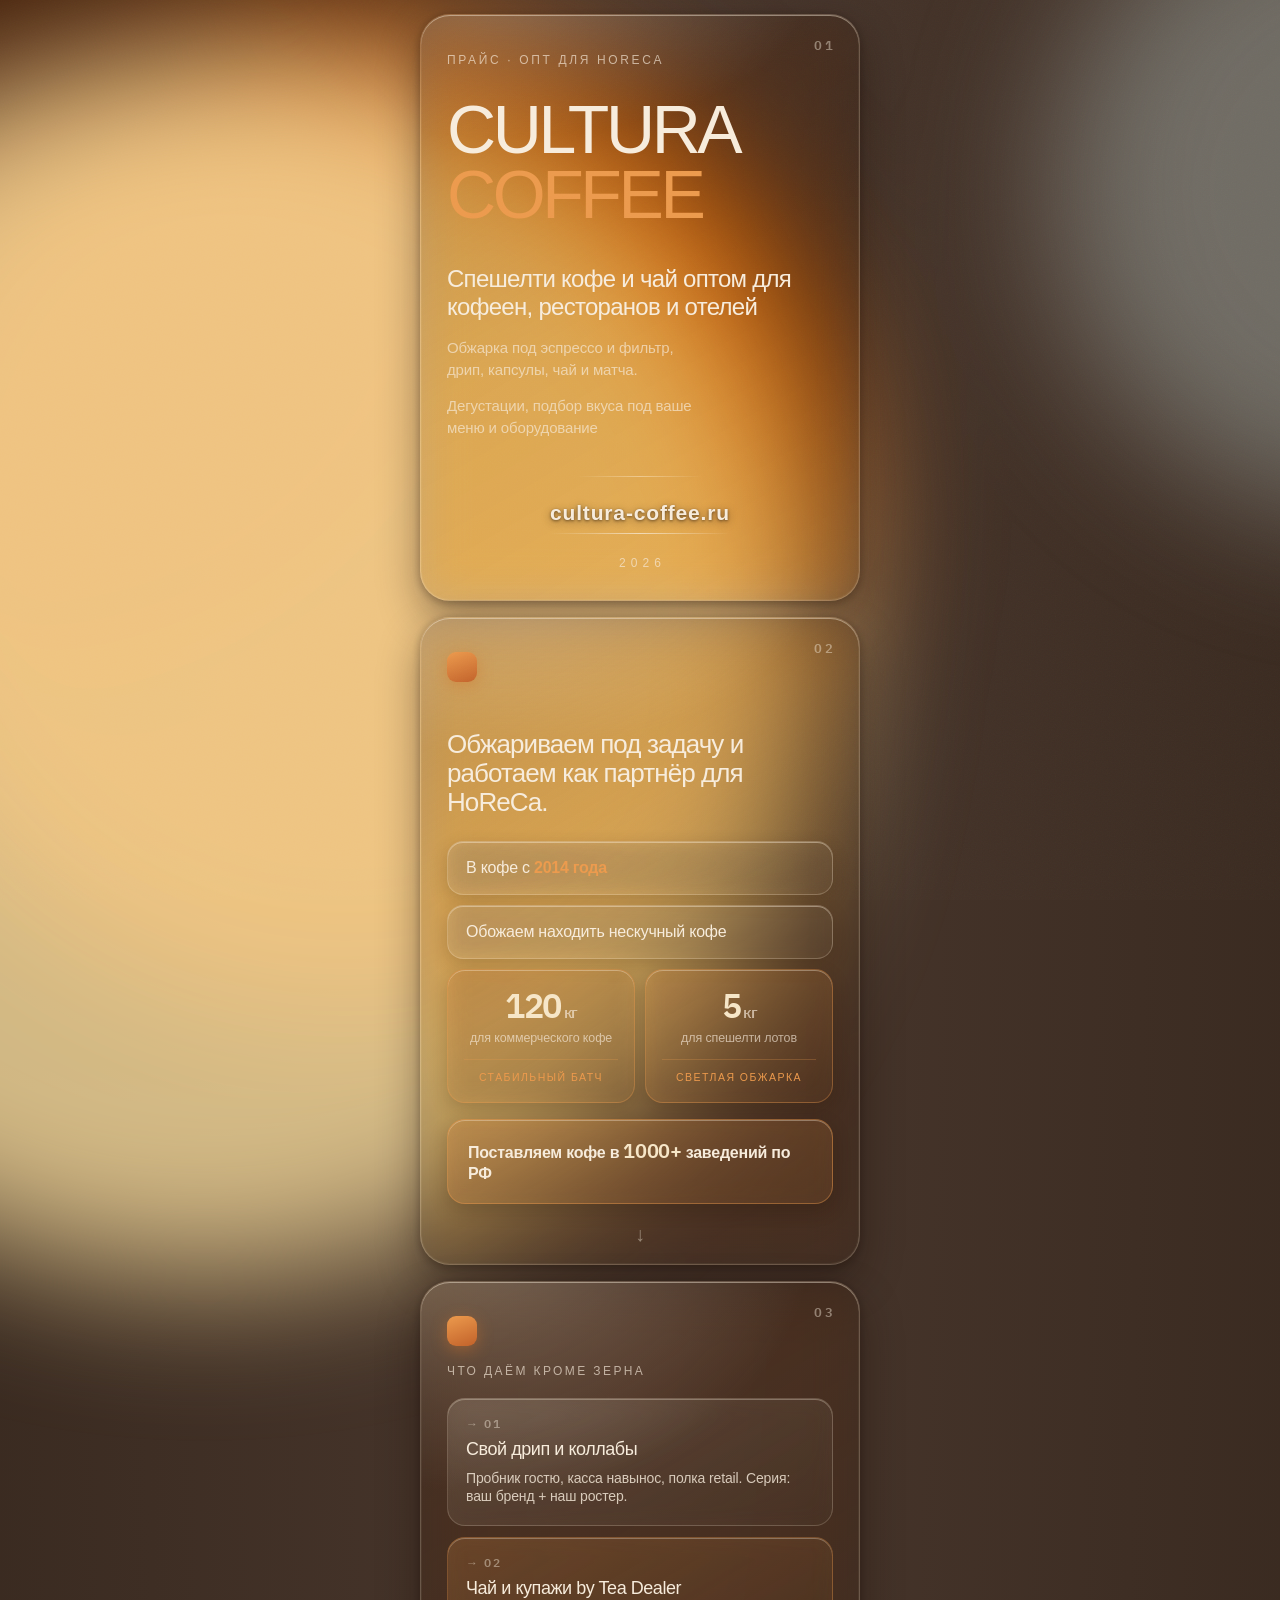
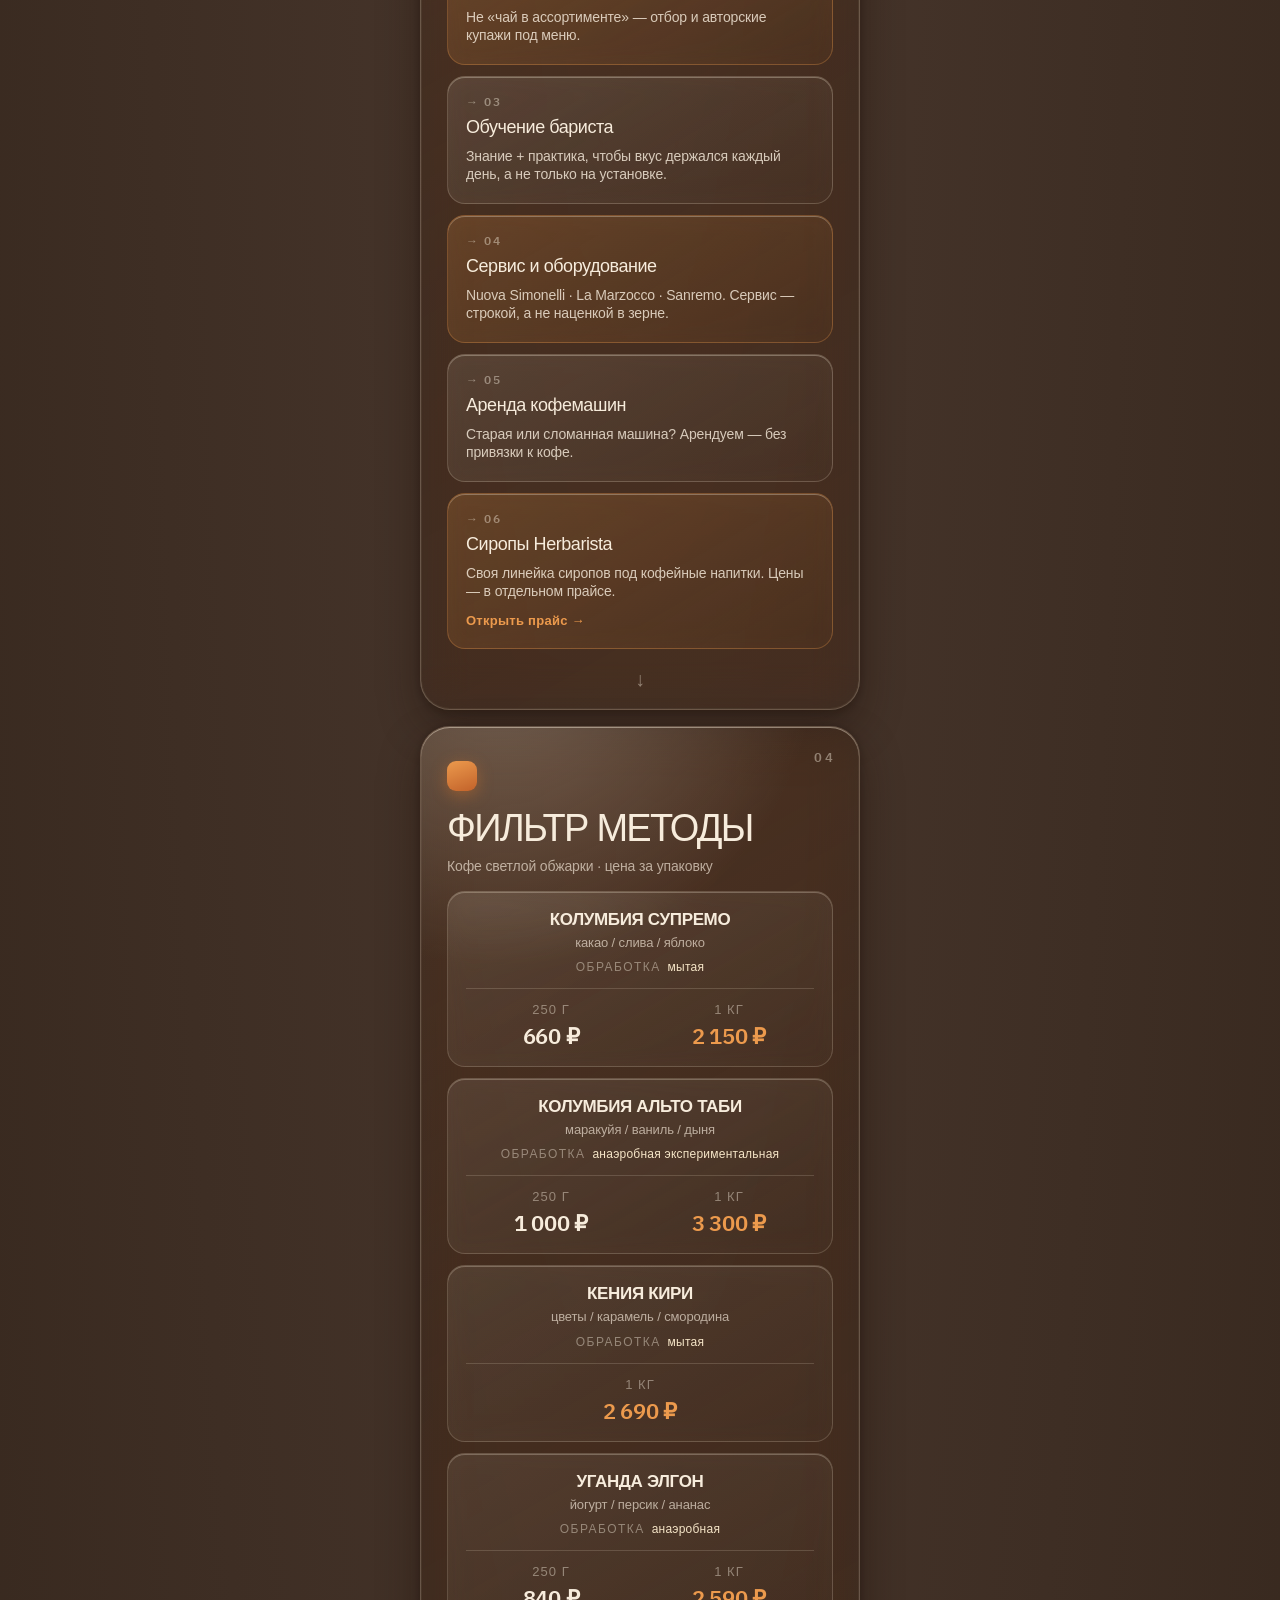
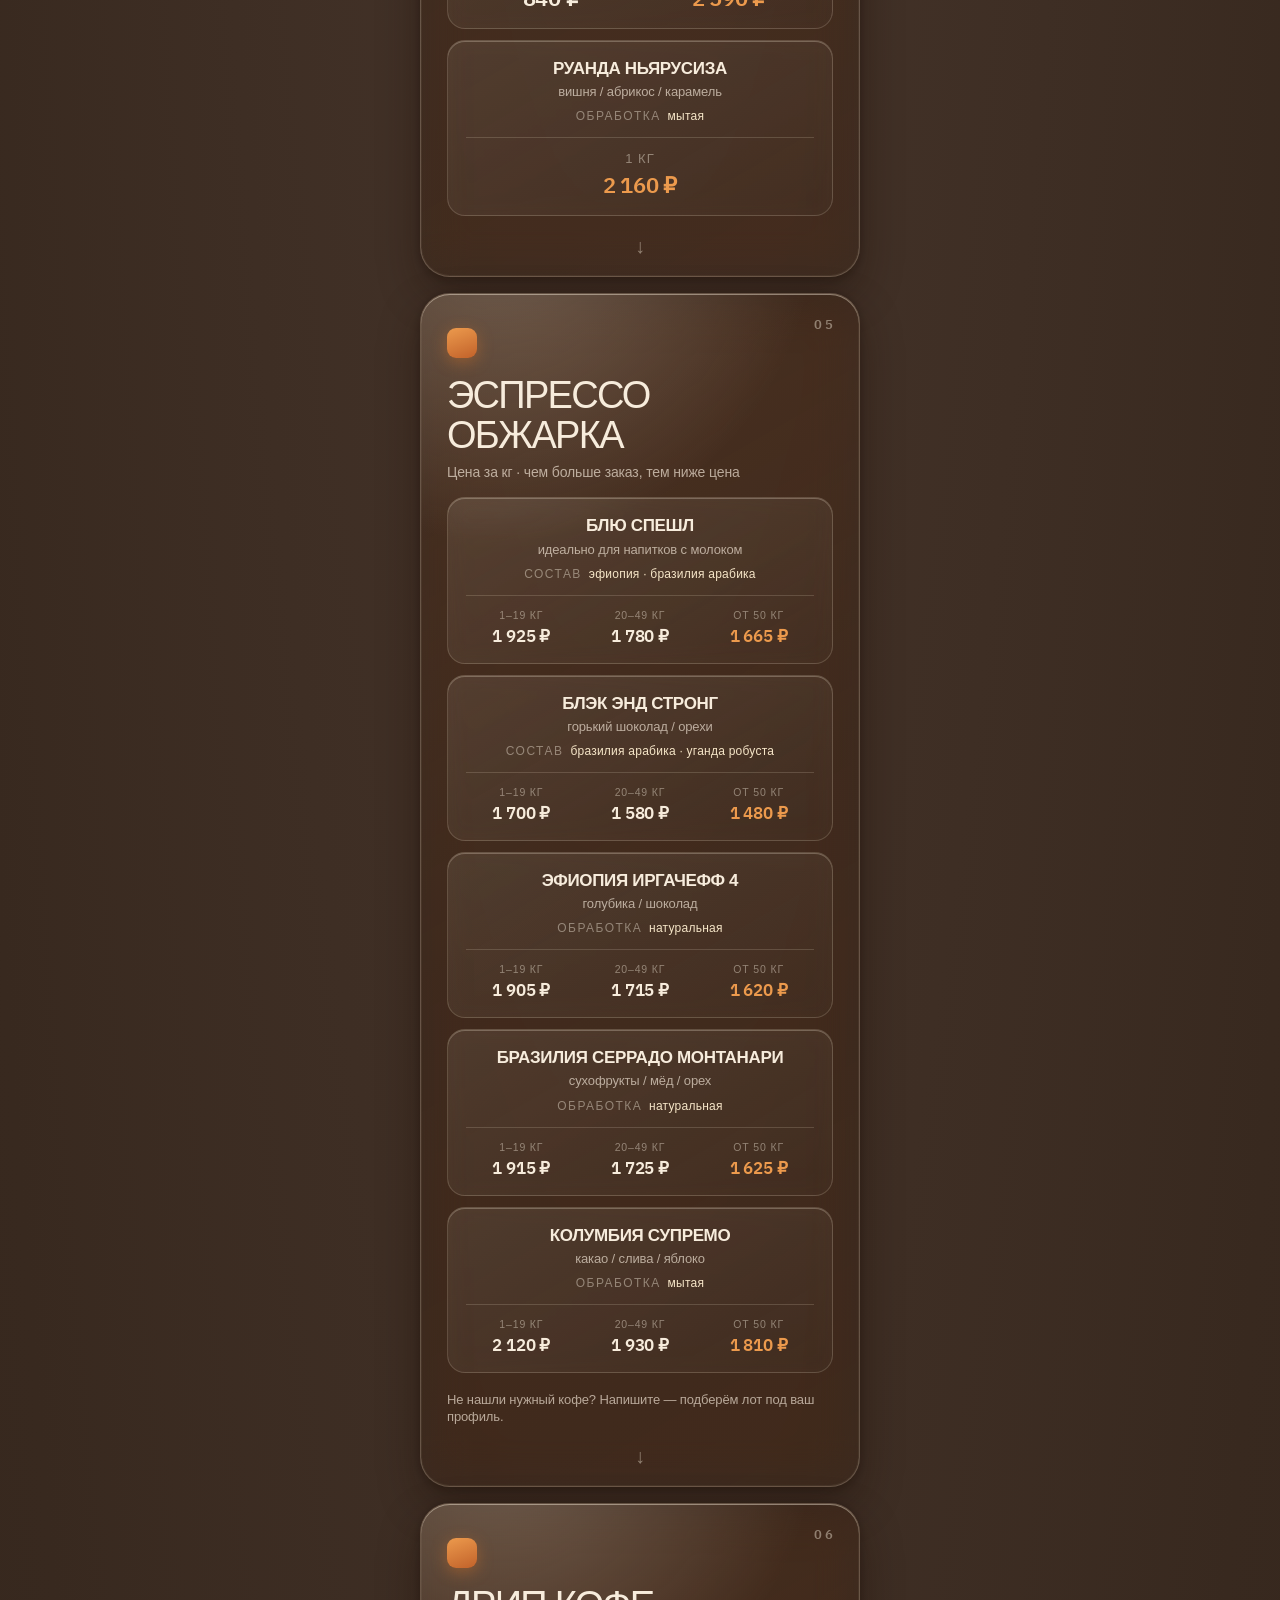
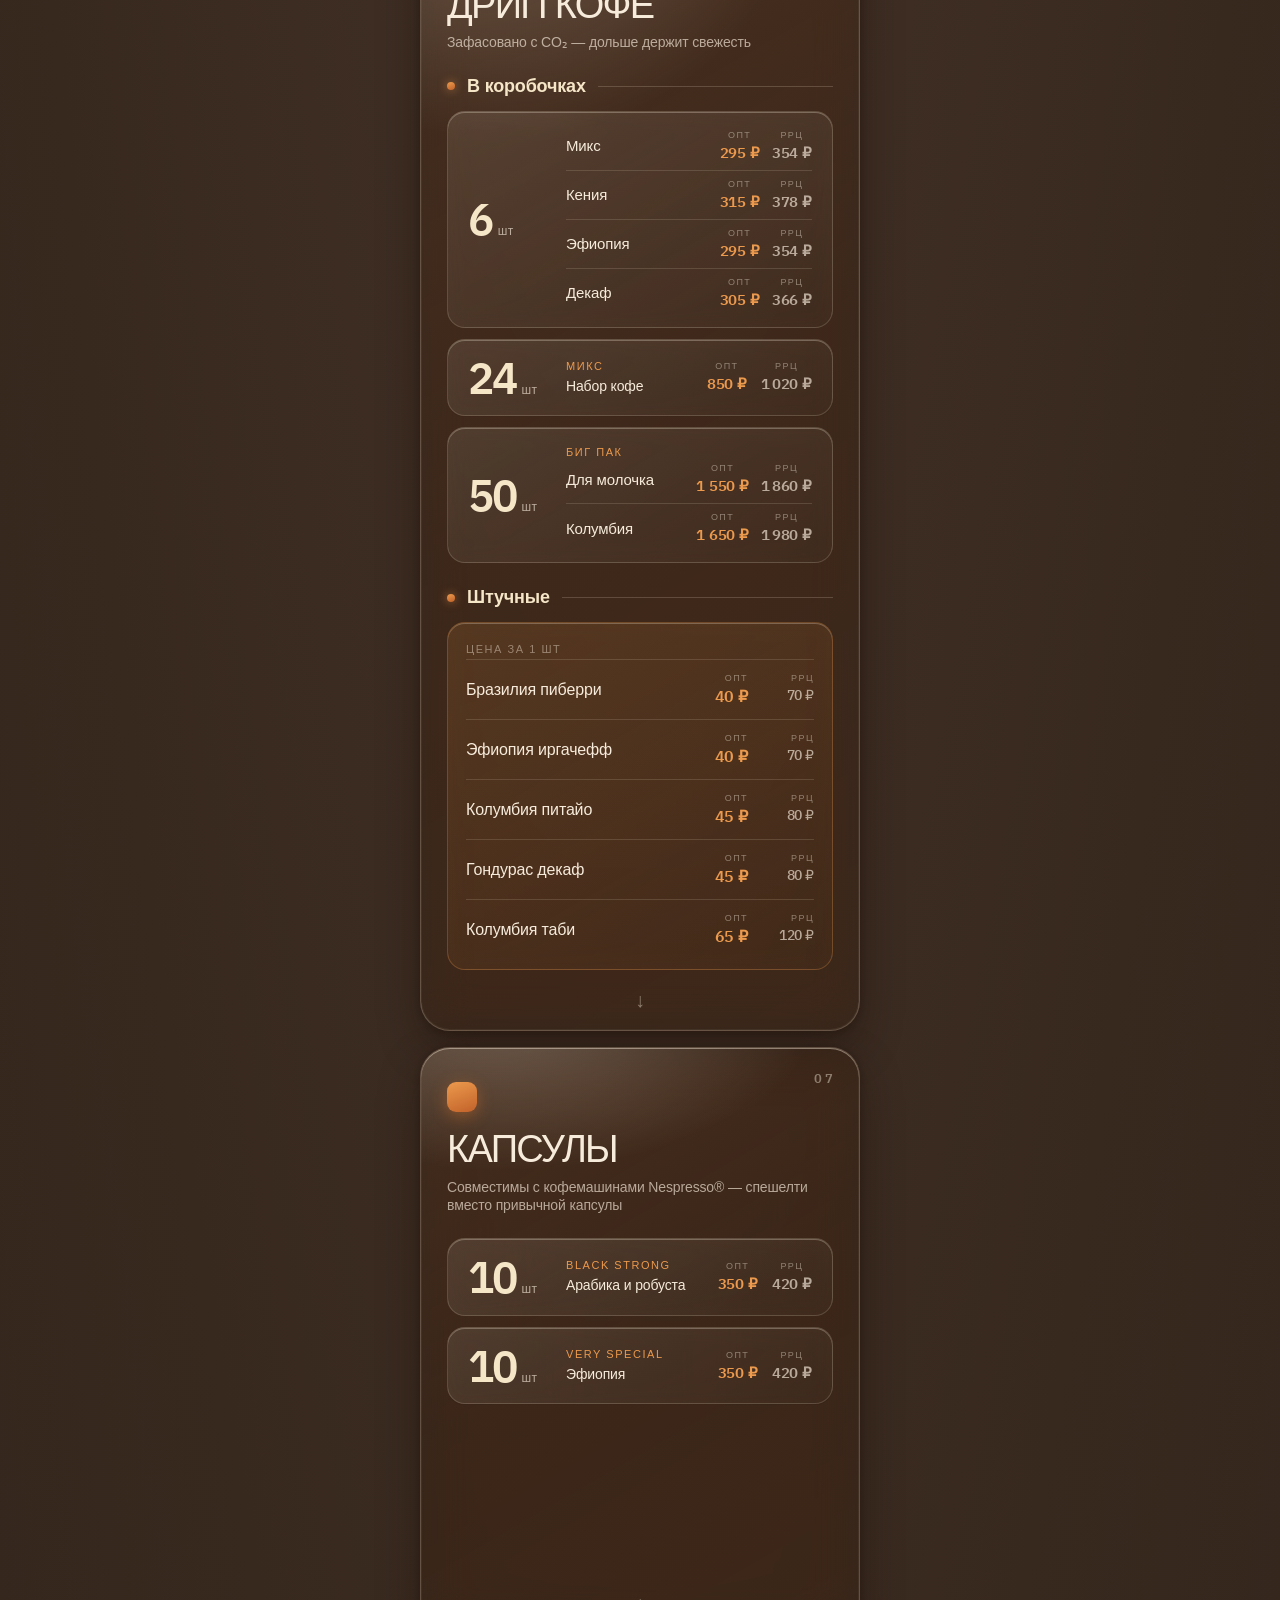
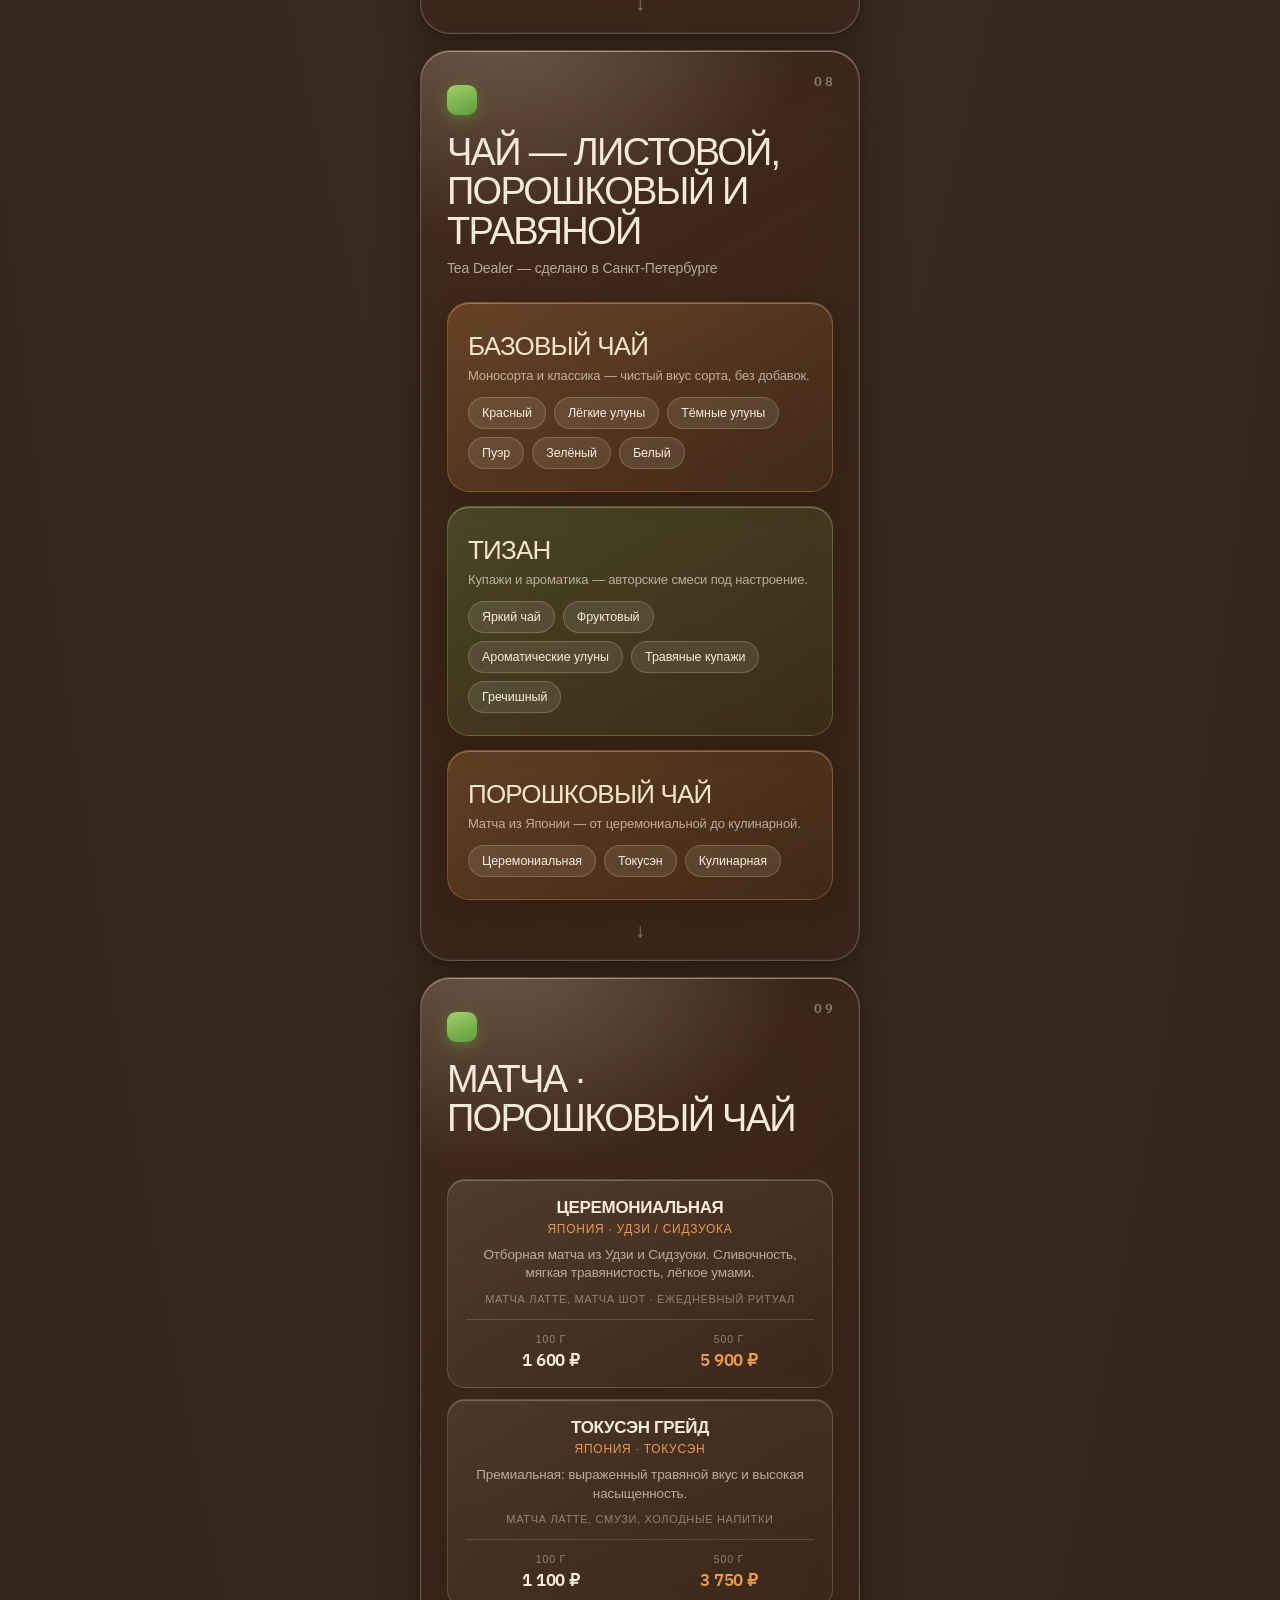
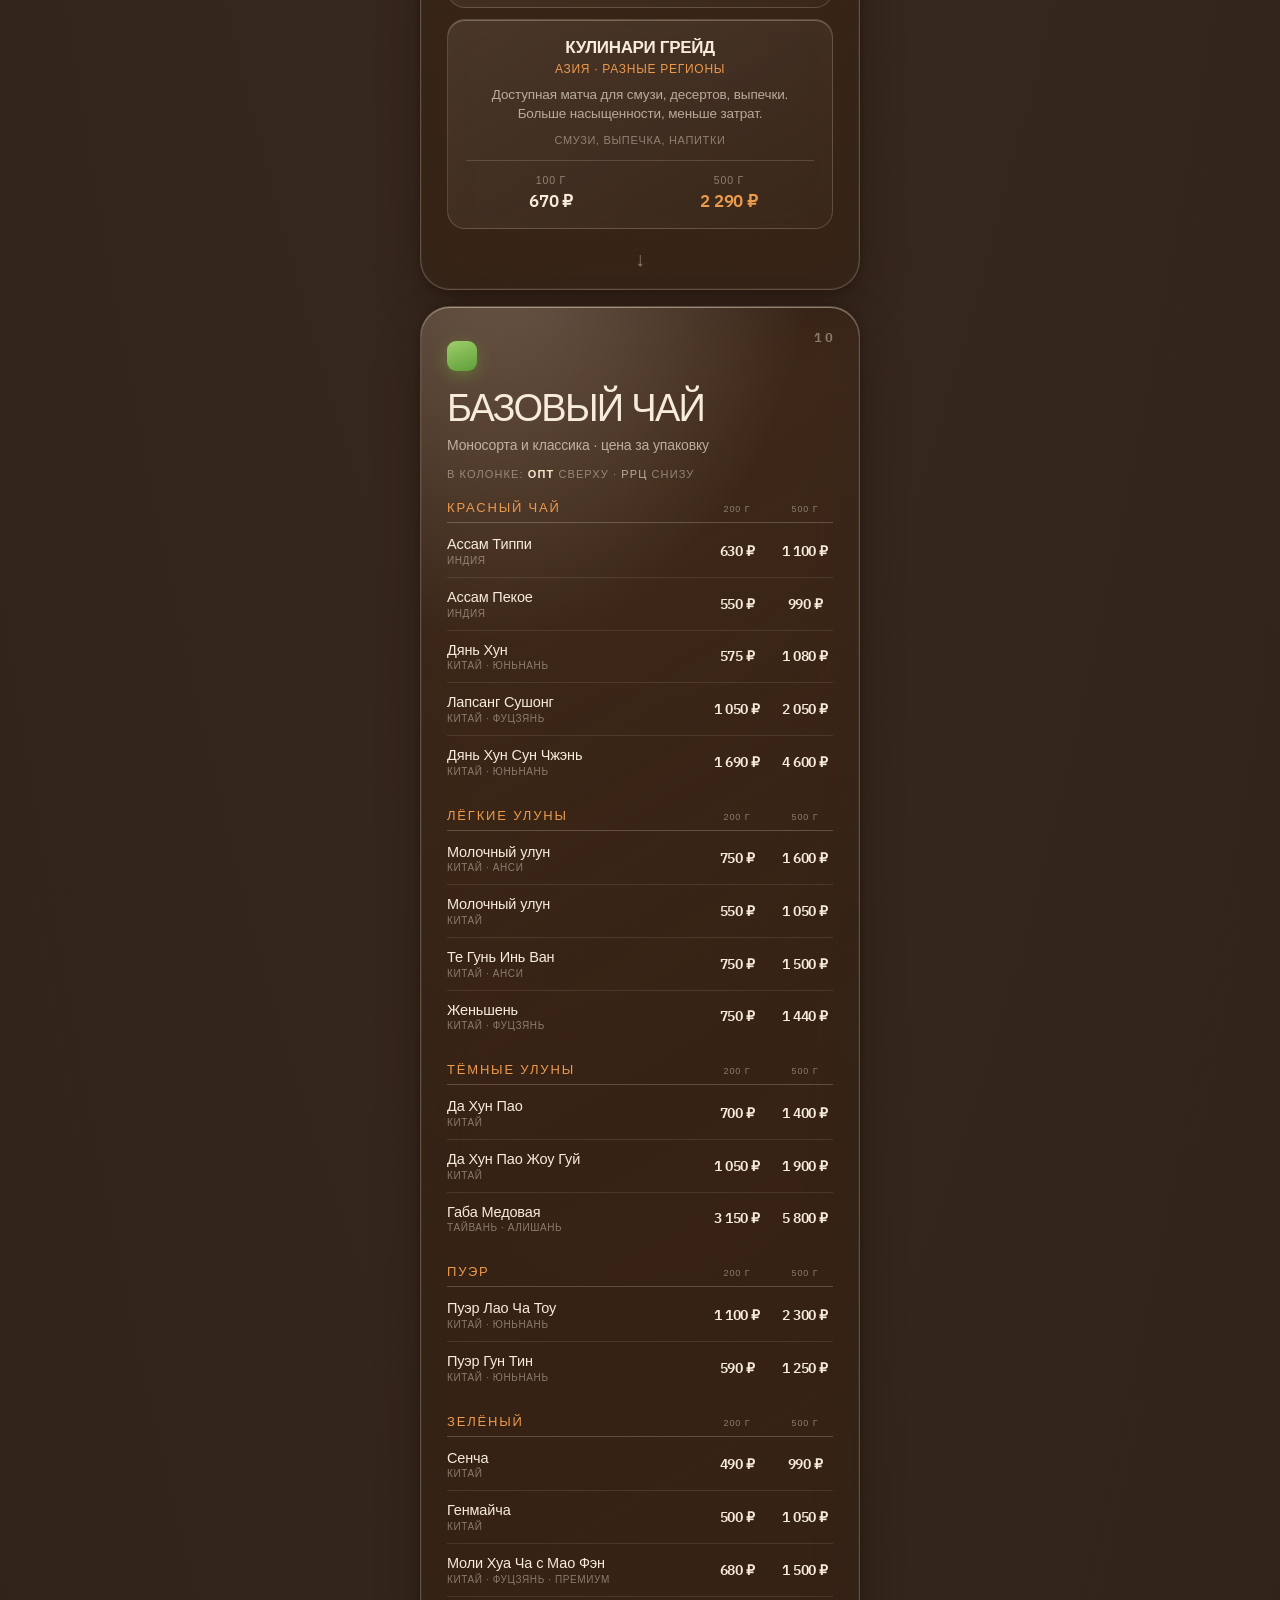
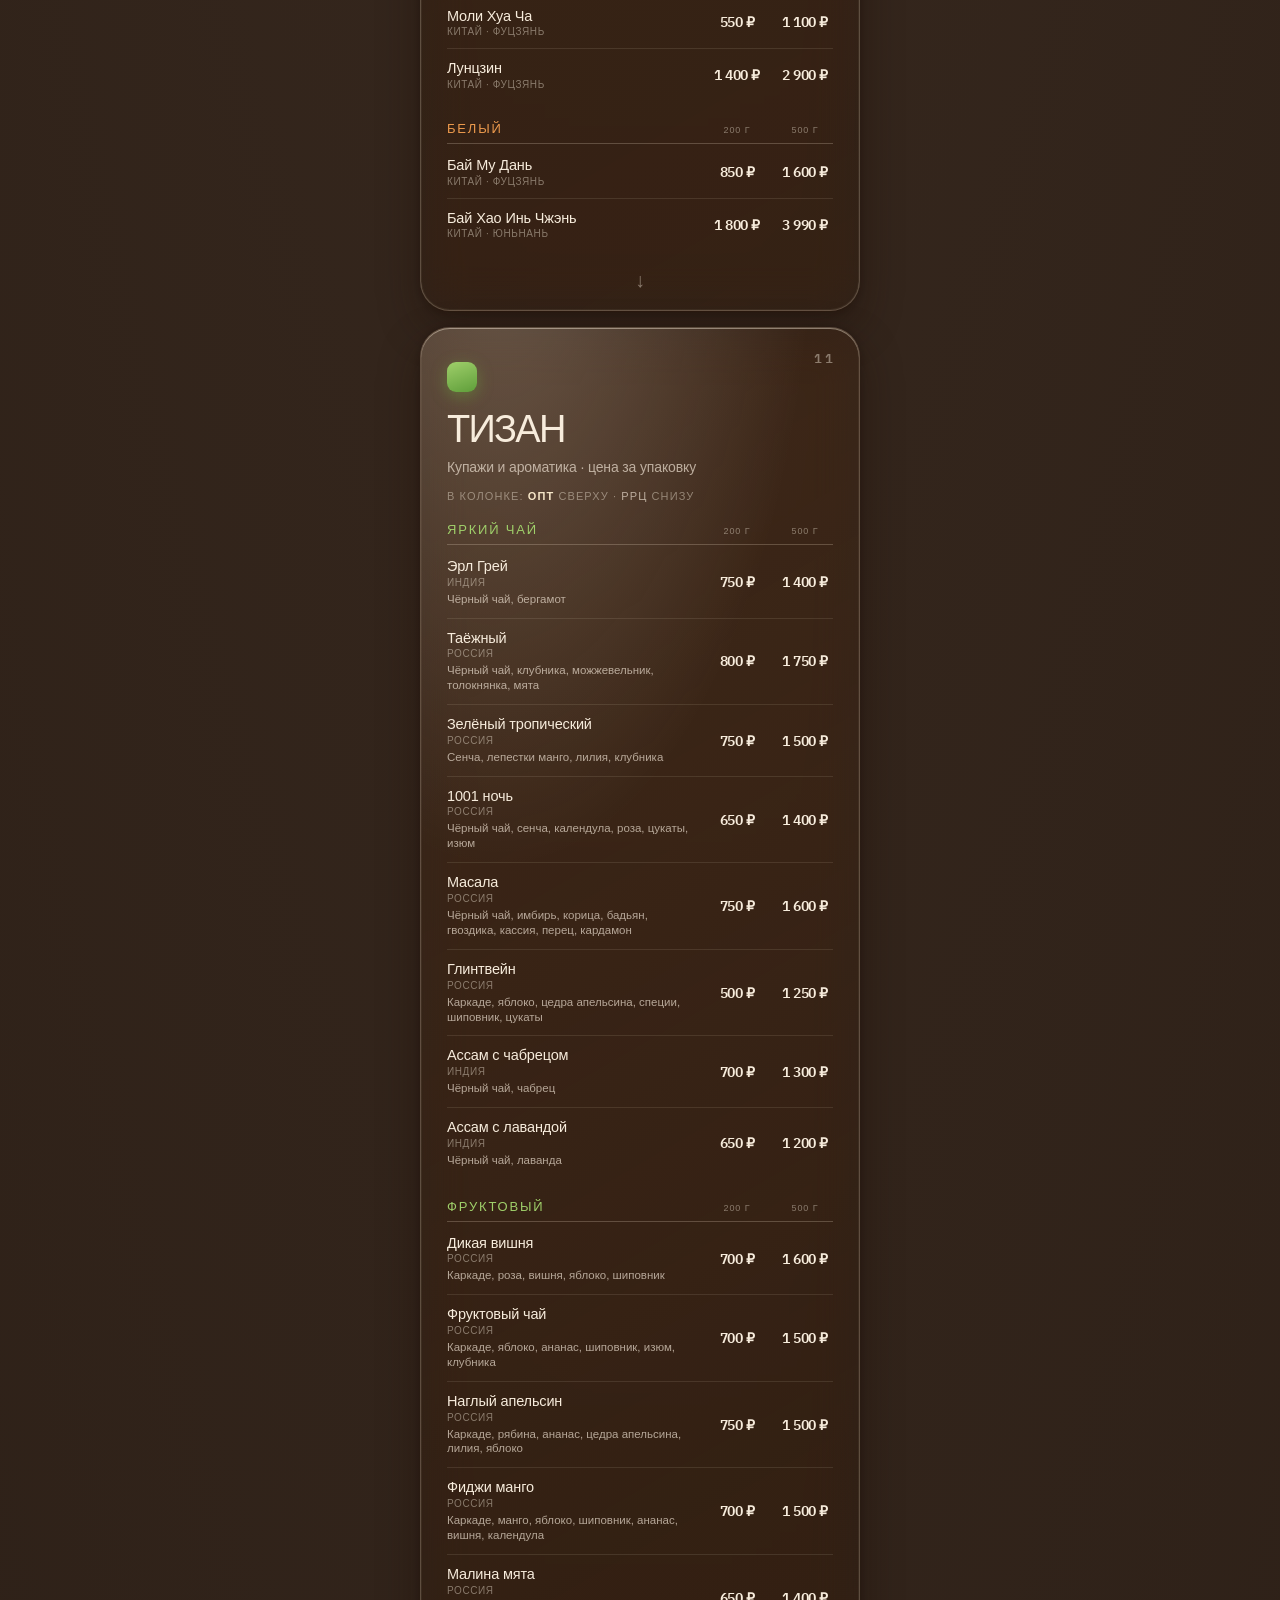
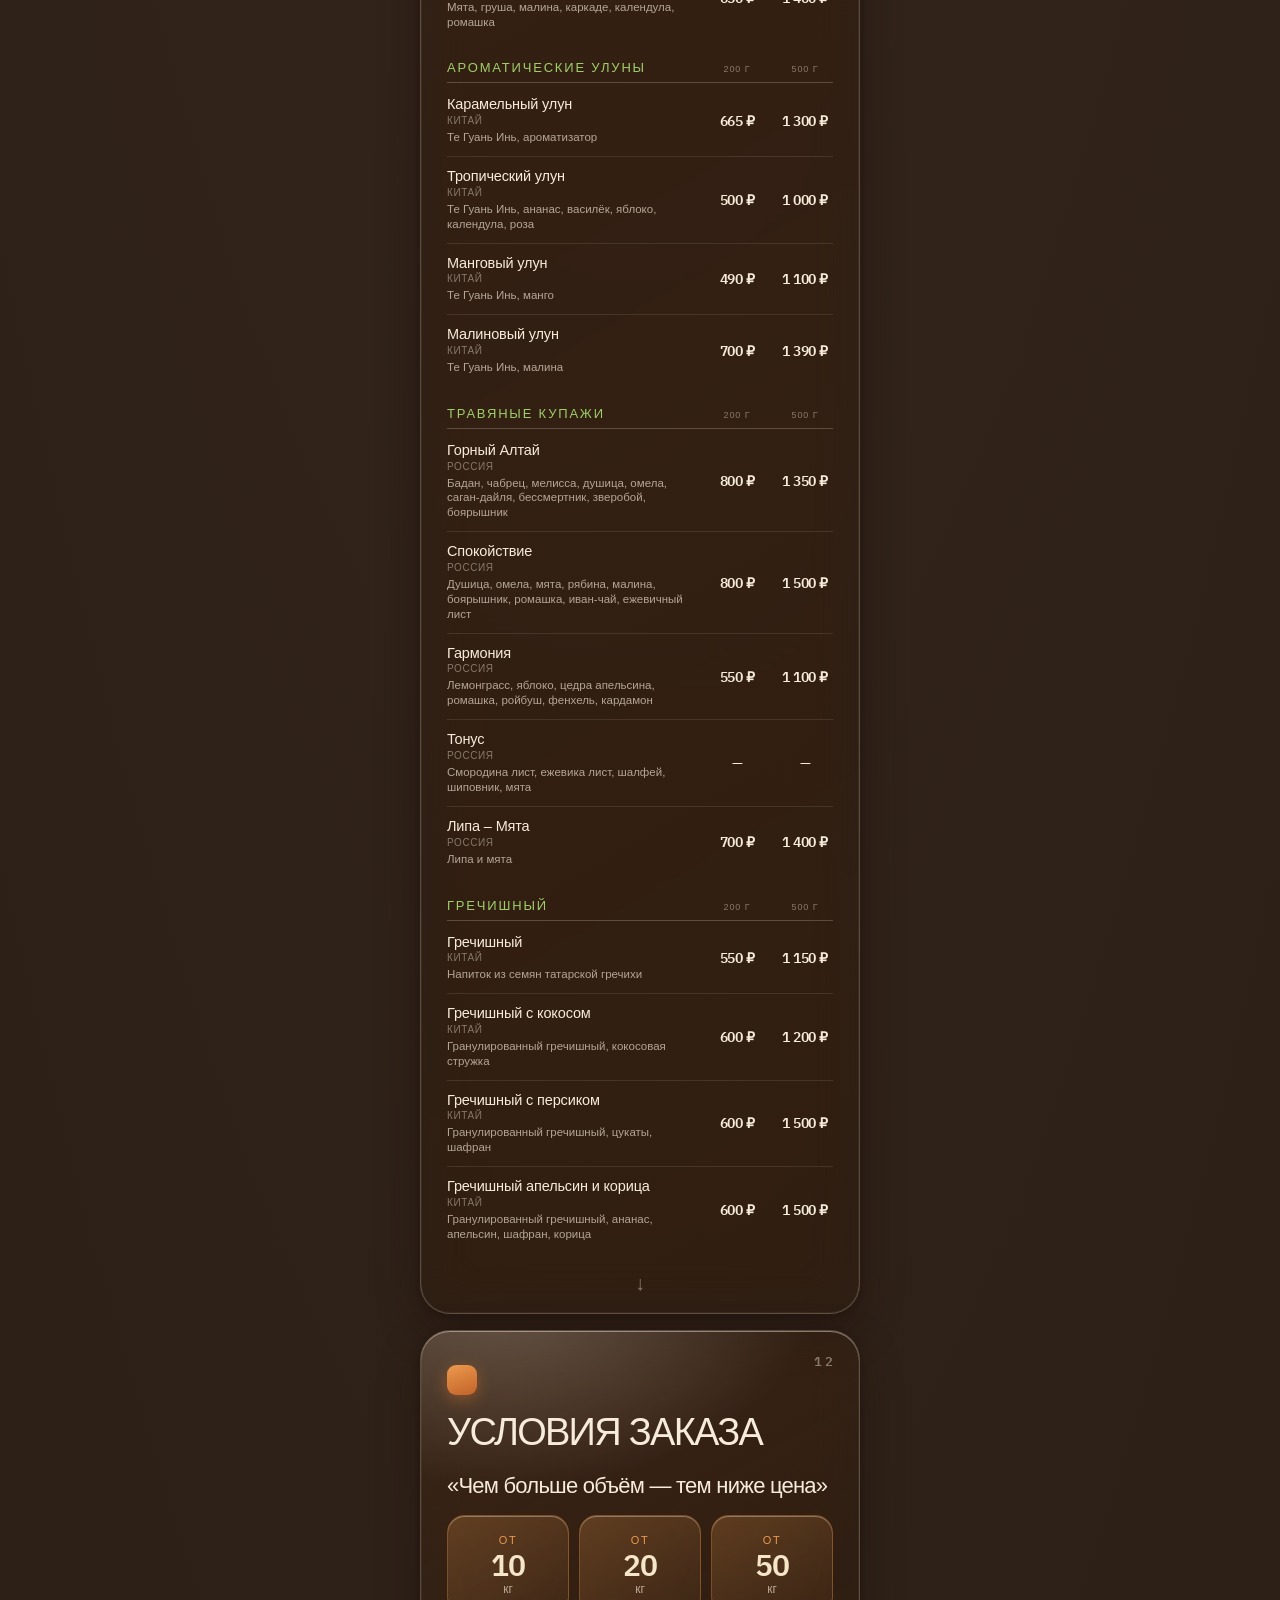
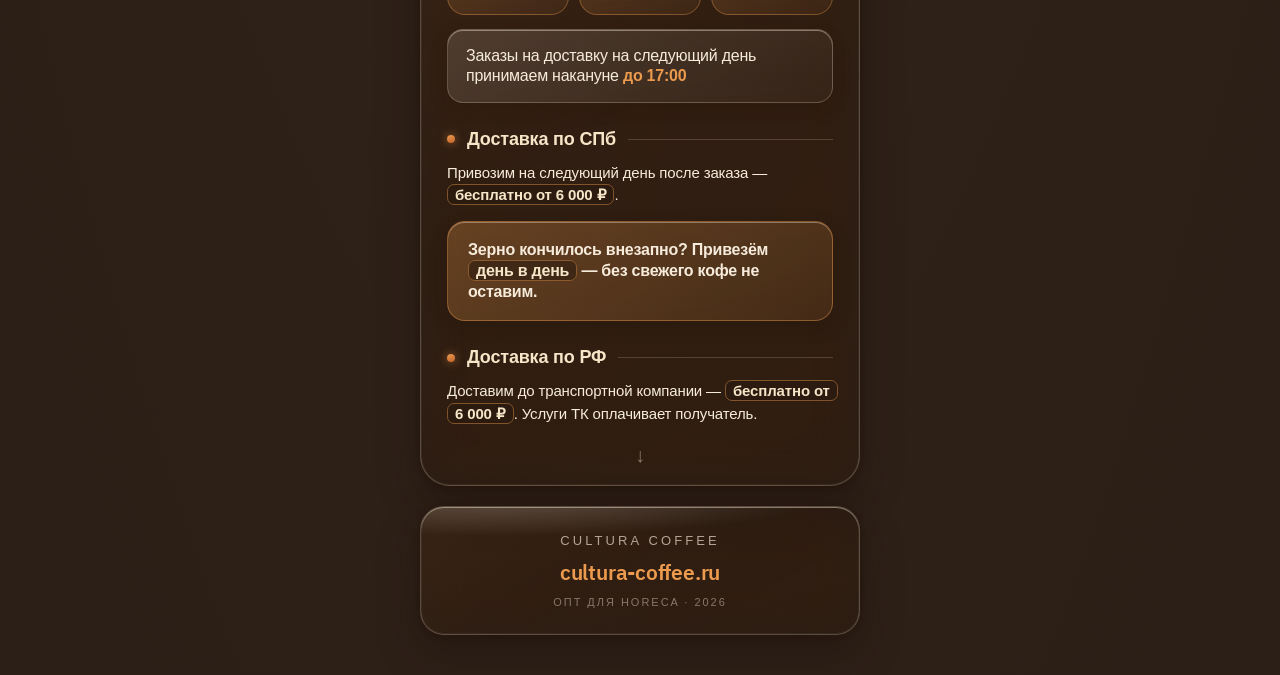
<file: Cultura Coffee - прайс.html>
<!DOCTYPE html>
<html lang="ru">
<head>
<meta charset="UTF-8">
<meta name="viewport" content="width=device-width, initial-scale=1.0, viewport-fit=cover">
<title>CULTURA COFFEE — прайс (полный)</title>
<style>
  /* IBM Plex Sans встроен (base64) — без внешних запросов */
@font-face{font-family:'IBM Plex Sans';font-style:normal;font-weight:500;font-display:swap;src:url([data-uri]) format('woff2');unicode-range:U+0000-00FF,U+0131,U+0152-0153,U+02BB-02BC,U+02C6,U+02DA,U+02DC,U+0304,U+0308,U+0329,U+2000-206F,U+20AC,U+2122,U+2191,U+2193,U+2212,U+2215,U+FEFF,U+FFFD;}
@font-face{font-family:'IBM Plex Sans';font-style:normal;font-weight:500;font-display:swap;src:url([data-uri]) format('woff2');unicode-range:U+0301,U+0400-045F,U+0490-0491,U+04B0-04B1,U+2116;}
@font-face{font-family:'IBM Plex Sans';font-style:normal;font-weight:600;font-display:swap;src:url([data-uri]) format('woff2');unicode-range:U+0000-00FF,U+0131,U+0152-0153,U+02BB-02BC,U+02C6,U+02DA,U+02DC,U+0304,U+0308,U+0329,U+2000-206F,U+20AC,U+2122,U+2191,U+2193,U+2212,U+2215,U+FEFF,U+FFFD;}
@font-face{font-family:'IBM Plex Sans';font-style:normal;font-weight:600;font-display:swap;src:url([data-uri]) format('woff2');unicode-range:U+0301,U+0400-045F,U+0490-0491,U+04B0-04B1,U+2116;}
  :root{
    --amber:#ec9a4d; --cream:#f6e6c8; --text:#f7ecdc;
    --muted:rgba(247,236,220,.66); --faint:rgba(247,236,220,.44);
    --radius:30px;
    --sans:"Helvetica Neue",Helvetica,Arial,sans-serif;
    --mono:"IBM Plex Sans","Helvetica Neue",Arial,sans-serif;
    --pad:14px;
    --glass-bg:linear-gradient(150deg, rgba(70,46,30,.34), rgba(34,22,15,.16) 48%, rgba(20,13,9,.10));
    --glass-border:rgba(255,238,214,.22);
    --glass-shadow:0 18px 42px rgba(28,15,6,.42),0 2px 8px rgba(28,15,6,.30),inset 0 1px 0 rgba(255,243,224,.40),inset 0 0 0 1px rgba(255,238,214,.05);
    --blur:saturate(150%) blur(22px);
  }
  *{box-sizing:border-box;} html,body{margin:0;}
  body{
    min-height:100vh;
    background:radial-gradient(140% 120% at 50% 4%, #4a382e 0%, #38291f 42%, #281c14 100%);
    font-family:var(--sans); color:var(--text); -webkit-font-smoothing:antialiased;
    padding:var(--pad); padding-top:max(var(--pad),env(safe-area-inset-top)); padding-bottom:max(40px,env(safe-area-inset-bottom));
  }
  .bg{ position:fixed; inset:-20%; z-index:0; filter:blur(70px) saturate(125%); pointer-events:none; }
  .blob{ position:absolute; border-radius:50%; }
  .blob.b1{ width:74vw;height:74vw; left:-16vw; top:-12vh; background:#3a1c0c; opacity:.95; animation:d1 36s ease-in-out infinite alternate; }
  .blob.b2{ width:78vw;height:78vw; left:8vw;  top:22vh; background:#d2742a; opacity:.85; animation:d2 42s ease-in-out infinite alternate; }
  .blob.b3{ width:96vw;height:96vw; left:-12vw; bottom:-22vh; background:#f3dcab; opacity:.8; animation:d3 32s ease-in-out infinite alternate; }
  .blob.b4{ width:52vw;height:52vw; right:-14vw; top:4vh; background:#bcc6c0; opacity:.42; animation:d1 46s ease-in-out infinite alternate; }
  @keyframes d1{ to{ transform:translate(7vw,5vh) scale(1.10);} }
  @keyframes d2{ to{ transform:translate(-6vw,-4vh) scale(1.08);} }
  @keyframes d3{ to{ transform:translate(5vw,-7vh) scale(1.12);} }
  @media (prefers-reduced-motion:reduce){ .blob{ animation:none !important; } }
  .grain{ position:fixed; inset:0; z-index:5; pointer-events:none; opacity:.10; mix-blend-mode:soft-light;
    background-image:url("data:image/svg+xml,%3Csvg xmlns='http://www.w3.org/2000/svg' width='160' height='160'%3E%3Cfilter id='n'%3E%3CfeTurbulence type='fractalNoise' baseFrequency='0.85' numOctaves='2' stitchTiles='stitch'/%3E%3C/filter%3E%3Crect width='100%25' height='100%25' filter='url(%23n)'/%3E%3C/svg%3E");
    background-size:160px 160px; }

  .deck{ position:relative; z-index:1; max-width:440px; margin:0 auto; display:flex; flex-direction:column; gap:16px; }

  .card{
    position:relative; width:100%;
    min-height:calc((100vw - var(--pad) * 2) * 4 / 3);
    border-radius:var(--radius); padding:34px 26px 60px;
    display:flex; flex-direction:column;
    background:var(--glass-bg); border:1px solid var(--glass-border); box-shadow:var(--glass-shadow);
    -webkit-backdrop-filter:var(--blur); backdrop-filter:var(--blur);
    overflow:hidden; isolation:isolate;
  }
  @media (min-width:472px){ .card{ min-height:calc(440px * 4 / 3); } }
  .card::before{ content:""; position:absolute; top:0;left:0;right:0; height:55%;
    background:radial-gradient(120% 80% at 18% -10%, rgba(255,243,224,.26), rgba(255,243,224,0) 60%); pointer-events:none; z-index:0; }
  .card > *{ position:relative; z-index:1; }
  .card__no{ position:absolute; top:22px;right:24px; font-family:var(--mono); font-size:13px;font-weight:600; letter-spacing:.18em; color:var(--faint); z-index:2; }
  .card__scroll{ position:absolute; left:0;right:0;bottom:20px; text-align:center; font-size:20px;line-height:1; color:var(--faint); }

  .marker{ width:42px;height:42px; border-radius:12px; background:linear-gradient(160deg,var(--amber),#c2622a); margin-bottom:24px; box-shadow:0 4px 16px rgba(210,116,42,.45); }
  .marker--sm{ width:30px;height:30px;border-radius:9px;margin-bottom:18px; }

  /* ОБЛОЖКА */
  .hero{ padding:38px 26px 30px; justify-content:space-between; }
  .hero__eyebrow{ font-size:12px;letter-spacing:.22em;text-transform:uppercase; color:var(--muted); margin-bottom:30px; }
  .hero h1{ margin:0;font-weight:500; font-size:clamp(46px,15.5vw,68px); line-height:.96;letter-spacing:-.05em;text-transform:uppercase; }
  .hero h1 .ln2{ color:var(--amber); }
  .hero__mid{ flex:1 1 auto; display:flex; flex-direction:column; justify-content:center; padding:28px 0; }
  .hero__offer{ font-size:clamp(20px,5.6vw,24px); line-height:1.18;letter-spacing:-.03em;font-weight:500; }
  .hero__sub{ margin-top:16px;font-size:15px;line-height:1.45; letter-spacing:-.01em;color:var(--muted);max-width:30ch; }
  .hero__sub2{ margin-top:14px;font-size:15px;line-height:1.45; letter-spacing:-.01em;color:var(--muted);max-width:30ch; }
  .hero__bottom{ display:flex;flex-direction:column;align-items:center; }
  .hero__sign{ display:flex; flex-direction:column; align-items:center; }
  .hero__rule{ width:124px; height:1px; margin-bottom:24px; background:linear-gradient(90deg,transparent,rgba(255,238,214,.45),transparent); }
  .hero__site{ position:relative; font-size:21px; font-weight:600; letter-spacing:.04em; color:var(--text); text-decoration:none; padding-bottom:9px;
    text-shadow:0 1px 3px rgba(28,14,5,.55), 0 2px 10px rgba(28,14,5,.4); }
  .hero__site::after{ content:""; position:absolute; left:0; right:0; bottom:0; height:1px;
    background:linear-gradient(90deg,transparent,rgba(247,236,220,.72),transparent); }
  .hero__foot{ margin-top:22px;text-align:center;font-size:12px;letter-spacing:.42em;text-indent:.42em;text-transform:uppercase;color:var(--muted); }

  /* ЗАГОЛОВКИ */
  .head h2{ margin:0;font-weight:400; font-size:clamp(30px,8vw,38px); line-height:1.04;letter-spacing:-.045em;text-transform:uppercase; }
  .head .sub{ margin-top:8px;font-size:14px;line-height:1.3;letter-spacing:-.01em;color:var(--muted); }
  .eyebrow{ font-size:12px;letter-spacing:.2em;text-transform:uppercase;color:var(--muted); }

  /* О НАС */
  .story__thesis{ margin-top:30px;font-size:clamp(22px,6vw,26px); line-height:1.12;letter-spacing:-.035em;font-weight:500; }
  .story__copy{ margin-top:20px;display:flex;flex-direction:column;gap:13px; }
  .story__copy p{ margin:0;font-size:15.5px;line-height:1.42;letter-spacing:-.01em;color:rgba(247,236,220,.86); }
  .note{ margin-top:22px;border-radius:20px;padding:22px 22px 24px;
    background:linear-gradient(150deg, rgba(236,154,77,.26), rgba(236,154,77,.08)); border:1px solid rgba(236,154,77,.34);
    box-shadow:inset 0 1px 0 rgba(255,243,224,.30); -webkit-backdrop-filter:blur(10px); backdrop-filter:blur(10px); }
  .note__label{ font-size:11px;letter-spacing:.16em;text-transform:uppercase;color:var(--muted);margin-bottom:12px; }
  .note__text{ font-size:16px;line-height:1.36;letter-spacing:-.015em; }
  .note__proof{ margin-top:18px;padding-top:16px;border-top:1px solid rgba(255,243,224,.22); font-size:15px;line-height:1.2;font-weight:600;letter-spacing:-.01em; }

  /* О НАС — факты-кнопки на стекле */
  .facts{ margin-top:24px; display:flex; flex-direction:column; gap:10px; }
  .fact{ border-radius:16px; padding:16px 18px; font-size:16px; line-height:1.25; letter-spacing:-.015em;
    background:linear-gradient(150deg, rgba(255,243,224,.14), rgba(255,243,224,.04));
    border:1px solid rgba(255,238,214,.22);
    box-shadow:inset 0 1px 0 rgba(255,243,224,.40), 0 6px 18px rgba(28,15,6,.20);
    -webkit-backdrop-filter:blur(10px); backdrop-filter:blur(10px); }
  .fact b{ color:var(--amber); font-weight:600; }

  .probats{ margin-top:10px; display:grid; grid-template-columns:1fr 1fr; gap:10px; }
  .probat{ border-radius:18px; padding:18px 16px; text-align:center;
    display:flex; flex-direction:column;
    background:linear-gradient(150deg, rgba(236,154,77,.24), rgba(236,154,77,.07));
    border:1px solid rgba(236,154,77,.32);
    box-shadow:inset 0 1px 0 rgba(255,243,224,.34), 0 6px 18px rgba(28,15,6,.20);
    -webkit-backdrop-filter:blur(10px); backdrop-filter:blur(10px); }
  .probat__num{ font-family:var(--mono); font-weight:600; font-size:34px; line-height:1; letter-spacing:-.04em; color:var(--cream); }
  .probat__num span{ font-size:15px; margin-left:3px; color:var(--muted); }
  .probat__use{ margin-top:9px; margin-bottom:12px; font-size:12.5px; line-height:1.25; letter-spacing:-.01em; color:var(--muted); }
  /* margin-top:auto прижимает тег к низу — черта совпадает в обеих карточках */
  .probat__tag{ margin-top:auto; padding-top:11px; border-top:1px solid rgba(236,154,77,.26);
    font-size:10.5px; line-height:1.3; letter-spacing:.14em; text-transform:uppercase; color:var(--amber); }

  .proof{ margin-top:16px; border-radius:18px; padding:18px 20px; font-size:16px; line-height:1.3; font-weight:600; letter-spacing:-.015em;
    background:linear-gradient(150deg, rgba(236,154,77,.30), rgba(236,154,77,.12));
    border:1px solid rgba(236,154,77,.40);
    box-shadow:inset 0 1px 0 rgba(255,243,224,.34), 0 6px 18px rgba(28,15,6,.22);
    -webkit-backdrop-filter:blur(10px); backdrop-filter:blur(10px); }
  .proof b{ font-family:var(--mono); font-size:20px; color:var(--cream); letter-spacing:-.02em; }

  /* НАПРАВЛЕНИЯ */
  .kp-list{ margin-top:20px;display:flex;flex-direction:column;gap:11px; }
  .kp{ border-radius:18px; padding:17px 18px 19px;
    background:linear-gradient(150deg, rgba(255,243,224,.12), rgba(255,243,224,.03)); border:1px solid rgba(255,238,214,.18);
    box-shadow:inset 0 1px 0 rgba(255,243,224,.30); -webkit-backdrop-filter:blur(10px); backdrop-filter:blur(10px); }
  .kp:nth-child(even){ background:linear-gradient(150deg, rgba(236,154,77,.22), rgba(236,154,77,.06)); border-color:rgba(236,154,77,.28); }
  .kp__idx{ font-family:var(--mono);font-size:12px;font-weight:600;letter-spacing:.14em;text-transform:uppercase;color:var(--faint); }
  .kp__title{ margin-top:8px;font-size:18px;line-height:1.14;letter-spacing:-.025em;font-weight:500; }
  .kp__copy{ margin-top:9px;font-size:14px;line-height:1.34;letter-spacing:-.01em;color:rgba(247,236,220,.82); }
  /* пункт-ссылка: вся карточка кликабельна, цвет наследуется от соседей */
  .kp--link{ display:block; text-decoration:none; color:inherit; -webkit-tap-highlight-color:transparent; touch-action:manipulation; }
  .kp--link:focus-visible{ outline:2px solid var(--amber); outline-offset:3px; }
  .kp__go{ display:inline-block; margin-top:12px; font-size:13px; font-weight:600; letter-spacing:.02em; color:var(--amber); }

  /* ЛЕГЕНДА ЦЕН */
  .price-legend{ margin-top:14px; font-size:11px; letter-spacing:.1em; text-transform:uppercase; color:var(--faint); }
  .price-legend b{ color:var(--cream); font-weight:600; }
  .price-legend i{ color:var(--muted); font-style:normal; }

  /* ПРАЙС · КАРТОЧКА ТОВАРА */
  .items{ margin-top:16px; display:flex; flex-direction:column; gap:11px; }
  .item{ border-radius:18px; padding:18px 18px 16px;
    background:linear-gradient(150deg, rgba(255,243,224,.10), rgba(255,243,224,.03)); border:1px solid rgba(255,238,214,.16);
    box-shadow:inset 0 1px 0 rgba(255,243,224,.26); -webkit-backdrop-filter:blur(10px); backdrop-filter:blur(10px); text-align:center; }
  .item__name{ font-size:17px;line-height:1.12;letter-spacing:-.02em;font-weight:600;text-transform:uppercase; }
  .item__taste{ margin-top:6px;font-size:13px;line-height:1.25;letter-spacing:-.01em;color:var(--muted);text-transform:lowercase; }
  .item__proc{ margin-top:9px;font-size:12px;letter-spacing:.02em; }
  .item__proc .lbl{ text-transform:uppercase;letter-spacing:.12em;color:var(--faint);margin-right:7px; }
  .item__proc .val{ color:var(--cream); }

  /* увеличенная карточка (Колумбия супремо в фильтре) */
  .item--lg .item__name{ font-size:24px; letter-spacing:-.03em; }
  .item--lg .item__taste{ margin-top:9px; font-size:18px; }
  .item--lg .item__proc{ margin-top:9px; font-size:18px; }
  .item--lg .item__proc .lbl{ font-size:12px; letter-spacing:.12em; margin-right:8px; }
  .item--lg .item__proc .val{ font-size:18px; }

  /* карточка чая: страна / описание / подходит */
  .item__from{ margin-top:5px; font-size:12px; letter-spacing:.06em; text-transform:uppercase; color:var(--amber); }
  .item__desc{ margin-top:10px; font-size:13.5px; line-height:1.38; letter-spacing:-.01em; color:var(--muted); }
  .item__for{ margin-top:10px; font-size:11px; letter-spacing:.06em; text-transform:uppercase; color:var(--faint); }
  .marker--tea{ background:linear-gradient(160deg,#9fcf6a,#5f9e3a); box-shadow:0 4px 16px rgba(111,174,63,.42); }

  /* выделенный заголовок секции */
  .part__title{ display:flex; align-items:center; gap:12px; margin-bottom:14px; font-size:18px; font-weight:600; letter-spacing:-.01em; color:var(--cream); }
  .part__title::before{ content:""; width:8px;height:8px;border-radius:50%; background:linear-gradient(160deg,var(--amber),#c2622a); box-shadow:0 0 10px rgba(236,154,77,.6); }
  .part__title--tea::before{ background:linear-gradient(160deg,#9fcf6a,#5f9e3a); box-shadow:0 0 10px rgba(111,174,63,.6); }
  .part__title::after{ content:""; flex:1 1 auto; height:1px; background:rgba(255,238,214,.18); }

  /* концепт двух акцентов */
  .concept{ margin-top:24px; display:flex; flex-direction:column; gap:14px; }
  .concept__block{ border-radius:22px; padding:22px 20px; border:1px solid rgba(255,238,214,.18);
    box-shadow:inset 0 1px 0 rgba(255,243,224,.30), 0 8px 22px rgba(28,15,6,.22);
    -webkit-backdrop-filter:blur(12px); backdrop-filter:blur(12px); }
  .concept__block.is-base{ background:linear-gradient(150deg, rgba(236,154,77,.24), rgba(236,154,77,.06)); border-color:rgba(236,154,77,.30); }
  .concept__block.is-tisane{ background:linear-gradient(150deg, rgba(143,191,94,.22), rgba(143,191,94,.06)); border-color:rgba(143,191,94,.30); }
  .concept__kicker{ font-size:11px; letter-spacing:.2em; text-transform:uppercase; }
  .is-base .concept__kicker{ color:var(--amber); }
  .is-tisane .concept__kicker{ color:#9fcf6a; }
  .concept__title{ margin-top:6px; font-size:26px; font-weight:500; letter-spacing:-.03em; text-transform:uppercase; color:var(--cream); }
  .concept__desc{ margin-top:6px; font-size:13px; color:var(--muted); letter-spacing:-.01em; }
  .concept__cats{ margin-top:14px; display:flex; flex-wrap:wrap; gap:8px; }
  .cat-chip{ font-size:12.5px; letter-spacing:-.005em; padding:8px 13px; border-radius:999px; background:rgba(255,243,224,.10); border:1px solid rgba(255,238,214,.20); }

  /* список листового чая */
  .tea-cat{ margin-top:20px; }
  .tea-cat__h{ display:flex; align-items:baseline; justify-content:space-between; gap:10px; padding-bottom:7px; margin-bottom:2px; border-bottom:1px solid rgba(255,238,214,.22); }
  .tea-cat__name{ font-size:13px; letter-spacing:.14em; text-transform:uppercase; color:var(--amber); }
  .tea-cat.is-tisane .tea-cat__name{ color:#9fcf6a; }
  .tea-cat__cols{ display:flex; gap:12px; }
  .tea-cat__cols span{ min-width:56px; text-align:center; font-size:9px; letter-spacing:.1em; text-transform:uppercase; color:var(--faint); }
  .tea-row{ display:flex; gap:12px; align-items:center; padding:11px 0; border-bottom:1px solid rgba(255,238,214,.10); }
  .tea-row:last-child{ border-bottom:0; }
  .tea-row__main{ flex:1 1 auto; min-width:0; }
  .tea-row__name{ font-size:14.5px; letter-spacing:-.01em; line-height:1.15; }
  .tea-row__from{ margin-top:2px; font-size:10px; letter-spacing:.06em; text-transform:uppercase; color:var(--faint); }
  .tea-row__mix{ margin-top:4px; font-size:11.5px; line-height:1.3; color:var(--muted); }
  .tea-row__prices{ flex:0 0 auto; display:flex; gap:12px; }
  .tea-price{ min-width:56px; text-align:center; }
  .tea-price__opt{ font-family:var(--mono); font-weight:600; font-size:13.5px; letter-spacing:-.02em; font-variant-numeric:tabular-nums; color:var(--text); white-space:nowrap; }
  .tea-price__rrc{ margin-top:1px; font-family:var(--mono); font-weight:500; font-size:10.5px; letter-spacing:-.02em; font-variant-numeric:tabular-nums; color:var(--faint); white-space:nowrap; }

  /* условия заказа */
  .hl{ color:var(--cream); font-weight:700; background:rgba(40,26,16,.55);
    padding:1px 7px; border-radius:7px; box-decoration-break:clone; -webkit-box-decoration-break:clone;
    border:1px solid rgba(236,154,77,.45); }
  .tiers{ margin-top:16px; display:grid; grid-template-columns:repeat(3,1fr); gap:10px; }
  .tier{ border-radius:18px; padding:18px 8px; text-align:center;
    background:linear-gradient(150deg, rgba(236,154,77,.24), rgba(236,154,77,.07)); border:1px solid rgba(236,154,77,.32);
    box-shadow:inset 0 1px 0 rgba(255,243,224,.34); -webkit-backdrop-filter:blur(10px); backdrop-filter:blur(10px); }
  .tier__cap{ font-size:11px; letter-spacing:.14em; text-transform:uppercase; color:var(--amber); }
  .tier__v{ margin-top:4px; font-family:var(--mono); font-weight:600; font-size:30px; line-height:1; letter-spacing:-.04em; color:var(--cream); }
  .tier__u{ margin-top:2px; font-size:12px; color:var(--muted); }
  .subhead{ display:flex; align-items:center; gap:12px; margin:26px 0 12px; font-size:18px; font-weight:600; letter-spacing:-.01em; color:var(--cream); }
  .subhead::before{ content:""; width:8px;height:8px;border-radius:50%; background:linear-gradient(160deg,var(--amber),#c2622a); box-shadow:0 0 10px rgba(236,154,77,.6); }
  .subhead::after{ content:""; flex:1 1 auto; height:1px; background:rgba(255,238,214,.18); }
  .deliv{ font-size:15px; line-height:1.5; letter-spacing:-.01em; color:var(--text); }

  /* футер */
  .footer{ margin-top:4px; border-radius:24px; padding:26px 24px; text-align:center;
    background:var(--glass-bg); border:1px solid var(--glass-border); box-shadow:var(--glass-shadow);
    -webkit-backdrop-filter:var(--blur); backdrop-filter:var(--blur); position:relative; overflow:hidden; isolation:isolate; }
  .footer::before{ content:""; position:absolute; top:0;left:0;right:0; height:60%;
    background:radial-gradient(120% 80% at 18% -10%, rgba(255,243,224,.22), rgba(255,243,224,0) 60%); pointer-events:none; z-index:0; }
  .footer > *{ position:relative; z-index:1; }
  .footer__brand{ font-size:13px; letter-spacing:.24em; text-transform:uppercase; color:var(--muted); }
  .footer__link{ display:inline-block; margin-top:10px; font-family:var(--mono); font-weight:600; font-size:21px; letter-spacing:-.01em; color:var(--amber); text-decoration:none; }
  .footer__sub{ margin-top:10px; font-size:11px; letter-spacing:.18em; text-transform:uppercase; color:var(--faint); }

  /* ── версия для печати / сохранения в PDF ── */
  @media print{
    *{ -webkit-print-color-adjust:exact !important; print-color-adjust:exact !important; }
    @page{ margin:8mm; }
    html,body{ background:#2c2017 !important; padding:0 !important; }
    .bg, .grain, .card__scroll{ display:none !important; }
    .deck{ max-width:none !important; gap:0 !important; display:block !important; }

    /* каждый слайд — со своей страницы, фон сплошной (стекло в PDF не живёт) */
    .card{
      background:#3a2a20 !important; box-shadow:none !important;
      -webkit-backdrop-filter:none !important; backdrop-filter:none !important;
      border:1px solid rgba(255,238,214,.18) !important;
      min-height:0 !important; margin:0 !important;
      break-before:page; page-break-before:always;
      break-inside:auto;
    }
    .deck > .card:first-of-type{ break-before:avoid !important; page-break-before:avoid !important; }
    .card::before{ display:none !important; }

    .footer{
      background:#3a2a20 !important; box-shadow:none !important;
      -webkit-backdrop-filter:none !important; backdrop-filter:none !important;
      break-inside:avoid; page-break-inside:avoid; margin-top:6mm !important;
    }

    .note,.proof,.fact,.probat,.tier,.kp,.item,.box,.singles,.concept__block,.part__title,.facts .fact{
      -webkit-backdrop-filter:none !important; backdrop-filter:none !important;
    }

    /* смысловые единицы — целиком, не рвём между страницами */
    .item,.box,.kp,.tea-row,.probat,.tier,.single,.variant,.concept__block,.note,.fact,.proof,.tiers,.boxes{
      break-inside:avoid; page-break-inside:avoid;
    }
    /* заголовок не отрывается от своего контента */
    .head,.part__title,.tea-cat__h,.subhead,.eyebrow,.price-legend,.story__thesis{
      break-after:avoid; page-break-after:avoid;
    }
  }

  /* ценовые колонки: опт (сверху) + ррц (снизу), по центру */
  .prices{ margin-top:14px; padding-top:13px; border-top:1px solid rgba(255,238,214,.16); display:grid; gap:8px; justify-items:center; }
  .prices.cols-2{ grid-template-columns:1fr 1fr; }
  .prices.cols-3{ grid-template-columns:1fr 1fr 1fr; }
  /* одна фасовка: колонка одна, иначе цена падает влево — на гриде
     justify-content ничего не центрирует, колонки уже заняли ширину */
  .prices.cols-1{ grid-template-columns:1fr; }
  .pcell{ text-align:center; }
  .pcell__cap{ font-size:10.5px;letter-spacing:.08em;text-transform:uppercase;color:var(--faint);white-space:nowrap; }
  .pcell__opt{ margin-top:4px; font-family:var(--mono); font-weight:600; font-size:17px; letter-spacing:-.01em;
    font-variant-numeric:tabular-nums; font-feature-settings:"tnum" 1; color:var(--text); white-space:nowrap; }
  .pcell__rrc{ margin-top:1px; font-family:var(--mono); font-weight:500; font-size:13px; letter-spacing:-.01em;
    font-variant-numeric:tabular-nums; font-feature-settings:"tnum" 1; color:var(--faint); white-space:nowrap; }
  .pcell--best .pcell__opt{ color:var(--amber); }
  .card--big .pcell__cap{ font-size:13px; }
  .card--big .pcell__opt{ font-size:22px; }

  .price-foot{ margin-top:18px;font-size:13px;line-height:1.35;letter-spacing:-.01em;color:var(--muted); }

  /* ДРИП */
  .part{ margin-top:24px; }
  .part__label{ display:flex; align-items:center; gap:12px; font-size:12px; letter-spacing:.2em; text-transform:uppercase; color:var(--faint); margin-bottom:14px; }
  .part__label::after{ content:""; flex:1 1 auto; height:1px; background:rgba(255,238,214,.18); }

  .boxes{ display:flex; flex-direction:column; gap:11px; }
  .box{ border-radius:18px; padding:18px 20px;
    background:linear-gradient(150deg, rgba(255,243,224,.11), rgba(255,243,224,.03)); border:1px solid rgba(255,238,214,.16);
    box-shadow:inset 0 1px 0 rgba(255,243,224,.28); -webkit-backdrop-filter:blur(10px); backdrop-filter:blur(10px);
    display:flex; align-items:center; gap:18px; }
  .box__qty{ flex:0 0 auto; display:flex; align-items:baseline; gap:6px; min-width:80px; }
  .box__num{ font-family:var(--mono); font-weight:600; font-size:clamp(34px,9.5vw,44px); line-height:.9; letter-spacing:-.05em; color:var(--cream); }
  .box__unit{ font-size:12px; letter-spacing:.02em; color:var(--muted); text-transform:lowercase; }
  .box__body{ flex:1 1 auto; }
  .box__kind{ font-size:11px; letter-spacing:.14em; text-transform:uppercase; color:var(--amber); margin-bottom:5px; }
  .box__fill{ font-size:14px; line-height:1.3; letter-spacing:-.01em; color:var(--text); }
  .box__price{ flex:0 0 auto; align-self:center; display:flex; gap:14px; align-items:flex-start; }
  .box__opt{ font-family:var(--mono); font-weight:600; font-size:17px; letter-spacing:-.01em; font-variant-numeric:tabular-nums; color:var(--text); white-space:nowrap; }
  .box__rrc{ margin-top:1px; font-family:var(--mono); font-weight:500; font-size:13px; letter-spacing:-.01em; font-variant-numeric:tabular-nums; color:var(--faint); white-space:nowrap; }

  .box--variants{ align-items:center; }
  .variants{ display:flex; flex-direction:column; }
  .variant{ display:flex; align-items:center; justify-content:space-between; gap:14px; padding:8px 0; border-top:1px solid rgba(255,238,214,.14); }
  .variant:first-child{ border-top:0; padding-top:0; }
  .variant:last-child{ padding-bottom:0; }
  .variant__name{ font-size:15px; letter-spacing:-.01em; }
  .variant__prices{ display:flex; gap:12px; align-items:flex-start; }
  .variant__opt{ font-family:var(--mono); font-weight:600; font-size:15px; letter-spacing:-.01em; font-variant-numeric:tabular-nums; color:var(--text); white-space:nowrap; }
  .variant__rrc{ font-family:var(--mono); font-weight:500; font-size:12px; letter-spacing:-.01em; font-variant-numeric:tabular-nums; color:var(--faint); white-space:nowrap; }
  .variant--min .variant__opt{ color:var(--amber); }

  .singles{ border-radius:18px; padding:8px 18px 10px;
    background:linear-gradient(150deg, rgba(236,154,77,.16), rgba(236,154,77,.05)); border:1px solid rgba(236,154,77,.26);
    box-shadow:inset 0 1px 0 rgba(255,243,224,.26); -webkit-backdrop-filter:blur(10px); backdrop-filter:blur(10px); }
  .singles__cap{ font-size:11px; letter-spacing:.14em; text-transform:uppercase; color:var(--faint); padding:12px 0 4px; }
  .single{ display:flex; align-items:center; justify-content:space-between; gap:14px; padding:13px 0; border-top:1px solid rgba(255,238,214,.14); }
  .single:first-of-type{ border-top:0; }
  .single__name{ font-size:16px; letter-spacing:-.01em; }
  .single__prices{ display:flex; flex-direction:row; align-items:flex-start; gap:18px; }
  .spp{ display:flex; flex-direction:column; align-items:flex-end; min-width:48px; }
  .spp__lbl{ font-size:9px; letter-spacing:.16em; text-transform:uppercase; color:var(--faint); margin-bottom:3px; }
  .single__opt{ font-family:var(--mono); font-weight:600; font-size:16px; letter-spacing:-.01em; font-variant-numeric:tabular-nums; color:var(--amber); white-space:nowrap; }
  .single__rrc{ font-family:var(--mono); font-weight:500; font-size:14px; letter-spacing:-.01em; font-variant-numeric:tabular-nums; color:var(--muted); white-space:nowrap; }

  /* пары цен с подписями над ценой (только боксы дрипа) */
  .pp{ display:flex; flex-direction:column; align-items:center; }
  .pp__lbl{ font-size:9px; letter-spacing:.16em; text-transform:uppercase; color:var(--faint); margin-bottom:3px; }
  .pp__opt{ font-family:var(--mono); font-weight:600; font-size:15px; letter-spacing:-.01em; font-variant-numeric:tabular-nums; color:var(--amber); white-space:nowrap; }
  .pp__rrc{ font-family:var(--mono); font-weight:600; font-size:15px; letter-spacing:-.01em; font-variant-numeric:tabular-nums; color:var(--muted); white-space:nowrap; }
  .variant--min .pp__opt{ color:var(--amber); }
</style>
</head>
<body>
  <div class="bg" aria-hidden="true">
    <span class="blob b1"></span><span class="blob b2"></span><span class="blob b3"></span><span class="blob b4"></span>
  </div>

  <main class="deck">

    <!-- 01 ОБЛОЖКА -->
    <section class="card hero">
      <span class="card__no">01</span>
      <div class="hero__top">
        <div class="hero__eyebrow">Прайс · опт для HoReCa</div>
        <h1>Cultura<br><span class="ln2">Coffee</span></h1>
      </div>
      <div class="hero__mid">
        <div class="hero__offer">Спешелти кофе и чай оптом для кофеен, ресторанов и отелей</div>
        <div class="hero__sub">Обжарка под эспрессо и фильтр, дрип, капсулы, чай и матча.</div>
        <div class="hero__sub2">Дегустации, подбор вкуса под ваше меню и оборудование</div>
      </div>
      <div class="hero__bottom">
        <div class="hero__sign">
          <div class="hero__rule"></div>
          <a class="hero__site" href="https://cultura-coffee.ru" target="_blank" rel="noopener noreferrer">cultura-coffee.ru</a>
        </div>
        <div class="hero__foot">2026</div>
      </div>
    </section>

    <!-- 02 О НАС -->
    <section class="card">
      <span class="card__no">02</span>
      <div class="head"><div class="marker marker--sm"></div></div>
      <div class="story__thesis">Обжариваем под задачу и работаем как партнёр для HoReCa.</div>

      <div class="facts">
        <div class="fact">В кофе с <b>2014 года</b></div>
        <div class="fact">Обожаем находить нескучный кофе</div>
      </div>

      <div class="probats">
        <div class="probat">
          <div class="probat__num">120<span>кг</span></div>
          <div class="probat__use">для коммерческого кофе</div>
          <div class="probat__tag">стабильный батч</div>
        </div>
        <div class="probat">
          <div class="probat__num">5<span>кг</span></div>
          <div class="probat__use">для спешелти лотов</div>
          <div class="probat__tag">светлая обжарка</div>
        </div>
      </div>

      <div class="proof">Поставляем кофе в <b>1000+</b> заведений по РФ</div>

      <div class="card__scroll" aria-hidden="true">↓</div>
    </section>

    <!-- 03 НАПРАВЛЕНИЯ -->
    <section class="card">
      <span class="card__no">03</span>
      <div class="head"><div class="marker marker--sm"></div></div>
      <div class="eyebrow">Что даём кроме зерна</div>
      <div class="kp-list">
        <div class="kp"><div class="kp__idx">→ 01</div><div class="kp__title">Свой дрип и коллабы</div><div class="kp__copy">Пробник гостю, касса навынос, полка retail. Серия: ваш бренд + наш ростер.</div></div>
        <div class="kp"><div class="kp__idx">→ 02</div><div class="kp__title">Чай и купажи by Tea Dealer</div><div class="kp__copy">Не «чай в ассортименте» — отбор и авторские купажи под меню.</div></div>
        <div class="kp"><div class="kp__idx">→ 03</div><div class="kp__title">Обучение бариста</div><div class="kp__copy">Знание + практика, чтобы вкус держался каждый день, а не только на установке.</div></div>
        <div class="kp"><div class="kp__idx">→ 04</div><div class="kp__title">Сервис и оборудование</div><div class="kp__copy">Nuova Simonelli · La Marzocco · Sanremo. Сервис — строкой, а не наценкой в зерне.</div></div>
        <div class="kp"><div class="kp__idx">→ 05</div><div class="kp__title">Аренда кофемашин</div><div class="kp__copy">Старая или сломанная машина? Арендуем — без привязки к кофе.</div></div>
        <a class="kp kp--link" href="https://docs.google.com/spreadsheets/d/1CkEdSSHi7S8qzvXbRf1RzeDP5Lb36bnr27FhZmYt30c/edit?usp=sharing" target="_blank" rel="noopener noreferrer"><div class="kp__idx">→ 06</div><div class="kp__title">Сиропы Herbarista</div><div class="kp__copy">Своя линейка сиропов под кофейные напитки. Цены — в отдельном прайсе.</div><span class="kp__go">Открыть прайс →</span></a>
      </div>
      <div class="card__scroll" aria-hidden="true">↓</div>
    </section>

    <!-- 04 ФИЛЬТР -->
    <section class="card card--big">
      <span class="card__no">04</span>
      <div class="head">
        <div class="marker marker--sm"></div>
        <h2>Фильтр методы</h2>
        <div class="sub">Кофе светлой обжарки · цена за упаковку</div>
      </div>

      <div class="items">
        <div class="item">
          <div class="item__name">Колумбия супремо</div>
          <div class="item__taste">какао / слива / яблоко</div>
          <div class="item__proc"><span class="lbl">Обработка</span><span class="val">мытая</span></div>
          <div class="prices cols-2">
            <div class="pcell"><div class="pcell__cap">250 г</div><div class="pcell__opt">660 ₽</div></div>
            <div class="pcell pcell--best"><div class="pcell__cap">1 кг</div><div class="pcell__opt">2 150 ₽</div></div>
          </div>
        </div>

        <div class="item">
          <div class="item__name">Колумбия альто таби</div>
          <div class="item__taste">маракуйя / ваниль / дыня</div>
          <div class="item__proc"><span class="lbl">Обработка</span><span class="val">анаэробная экспериментальная</span></div>
          <div class="prices cols-2">
            <div class="pcell"><div class="pcell__cap">250 г</div><div class="pcell__opt">1 000 ₽</div></div>
            <div class="pcell pcell--best"><div class="pcell__cap">1 кг</div><div class="pcell__opt">3 300 ₽</div></div>
          </div>
        </div>

        <div class="item">
          <div class="item__name">Кения кири</div>
          <div class="item__taste">цветы / карамель / смородина</div>
          <div class="item__proc"><span class="lbl">Обработка</span><span class="val">мытая</span></div>
          <div class="prices cols-1">
            <div class="pcell pcell--best"><div class="pcell__cap">1 кг</div><div class="pcell__opt">2 690 ₽</div></div>
          </div>
        </div>

        <div class="item">
          <div class="item__name">Уганда элгон</div>
          <div class="item__taste">йогурт / персик / ананас</div>
          <div class="item__proc"><span class="lbl">Обработка</span><span class="val">анаэробная</span></div>
          <div class="prices cols-2">
            <div class="pcell"><div class="pcell__cap">250 г</div><div class="pcell__opt">840 ₽</div></div>
            <div class="pcell pcell--best"><div class="pcell__cap">1 кг</div><div class="pcell__opt">2 590 ₽</div></div>
          </div>
        </div>

        <div class="item">
          <div class="item__name">Руанда ньярусиза</div>
          <div class="item__taste">вишня / абрикос / карамель</div>
          <div class="item__proc"><span class="lbl">Обработка</span><span class="val">мытая</span></div>
          <div class="prices cols-1">
            <div class="pcell pcell--best"><div class="pcell__cap">1 кг</div><div class="pcell__opt">2 160 ₽</div></div>
          </div>
        </div>


      </div>
      <div class="card__scroll" aria-hidden="true">↓</div>
    </section>

    <!-- 05 ЭСПРЕССО -->
    <section class="card">
      <span class="card__no">05</span>
      <div class="head">
        <div class="marker marker--sm"></div>
        <h2>Эспрессо обжарка</h2>
        <div class="sub">Цена за кг · чем больше заказ, тем ниже цена</div>
      </div>
      <div class="items">
        <div class="item">
          <div class="item__name">Блю спешл</div>
          <div class="item__taste">идеально для напитков с молоком</div>
          <div class="item__proc"><span class="lbl">Состав</span><span class="val">эфиопия · бразилия арабика</span></div>
          <div class="prices cols-3">
            <div class="pcell"><div class="pcell__cap">1–19 кг</div><div class="pcell__opt">1 925 ₽</div></div>
            <div class="pcell"><div class="pcell__cap">20–49 кг</div><div class="pcell__opt">1 780 ₽</div></div>
            <div class="pcell pcell--best"><div class="pcell__cap">от 50 кг</div><div class="pcell__opt">1 665 ₽</div></div>
          </div>
        </div>

        <div class="item">
          <div class="item__name">Блэк энд стронг</div>
          <div class="item__taste">горький шоколад / орехи</div>
          <div class="item__proc"><span class="lbl">Состав</span><span class="val">бразилия арабика · уганда робуста</span></div>
          <div class="prices cols-3">
            <div class="pcell"><div class="pcell__cap">1–19 кг</div><div class="pcell__opt">1 700 ₽</div></div>
            <div class="pcell"><div class="pcell__cap">20–49 кг</div><div class="pcell__opt">1 580 ₽</div></div>
            <div class="pcell pcell--best"><div class="pcell__cap">от 50 кг</div><div class="pcell__opt">1 480 ₽</div></div>
          </div>
        </div>

        <div class="item">
          <div class="item__name">Эфиопия иргачефф 4</div>
          <div class="item__taste">голубика / шоколад</div>
          <div class="item__proc"><span class="lbl">Обработка</span><span class="val">натуральная</span></div>
          <div class="prices cols-3">
            <div class="pcell"><div class="pcell__cap">1–19 кг</div><div class="pcell__opt">1 905 ₽</div></div>
            <div class="pcell"><div class="pcell__cap">20–49 кг</div><div class="pcell__opt">1 715 ₽</div></div>
            <div class="pcell pcell--best"><div class="pcell__cap">от 50 кг</div><div class="pcell__opt">1 620 ₽</div></div>
          </div>
        </div>

        <div class="item">
          <div class="item__name">Бразилия серрадо монтанари</div>
          <div class="item__taste">сухофрукты / мёд / орех</div>
          <div class="item__proc"><span class="lbl">Обработка</span><span class="val">натуральная</span></div>
          <div class="prices cols-3">
            <div class="pcell"><div class="pcell__cap">1–19 кг</div><div class="pcell__opt">1 915 ₽</div></div>
            <div class="pcell"><div class="pcell__cap">20–49 кг</div><div class="pcell__opt">1 725 ₽</div></div>
            <div class="pcell pcell--best"><div class="pcell__cap">от 50 кг</div><div class="pcell__opt">1 625 ₽</div></div>
          </div>
        </div>

        <div class="item">
          <div class="item__name">Колумбия супремо</div>
          <div class="item__taste">какао / слива / яблоко</div>
          <div class="item__proc"><span class="lbl">Обработка</span><span class="val">мытая</span></div>
          <div class="prices cols-3">
            <div class="pcell"><div class="pcell__cap">1–19 кг</div><div class="pcell__opt">2 120 ₽</div></div>
            <div class="pcell"><div class="pcell__cap">20–49 кг</div><div class="pcell__opt">1 930 ₽</div></div>
            <div class="pcell pcell--best"><div class="pcell__cap">от 50 кг</div><div class="pcell__opt">1 810 ₽</div></div>
          </div>
        </div>
      </div>

      <div class="price-foot">Не нашли нужный кофе? Напишите — подберём лот под ваш профиль.</div>
      <div class="card__scroll" aria-hidden="true">↓</div>
    </section>

    <!-- 06 ДРИП -->
    <section class="card">
      <span class="card__no">06</span>
      <div class="head">
        <div class="marker marker--sm"></div>
        <h2>Дрип кофе</h2>
        <div class="sub">Зафасовано с CO₂ — дольше держит свежесть</div>
      </div>

      <div class="part">
        <div class="part__title">В коробочках</div>
        <div class="boxes">
          <div class="box box--variants">
            <div class="box__qty"><span class="box__num">6</span><span class="box__unit">шт</span></div>
            <div class="box__body">
              <div class="variants">
                <div class="variant variant--min"><span class="variant__name">Микс</span><span class="variant__prices"><span class="pp"><span class="pp__lbl">опт</span><span class="pp__opt">295 ₽</span></span><span class="pp"><span class="pp__lbl">ррц</span><span class="pp__rrc">354 ₽</span></span></span></div>
                <div class="variant"><span class="variant__name">Кения</span><span class="variant__prices"><span class="pp"><span class="pp__lbl">опт</span><span class="pp__opt">315 ₽</span></span><span class="pp"><span class="pp__lbl">ррц</span><span class="pp__rrc">378 ₽</span></span></span></div>
                <div class="variant"><span class="variant__name">Эфиопия</span><span class="variant__prices"><span class="pp"><span class="pp__lbl">опт</span><span class="pp__opt">295 ₽</span></span><span class="pp"><span class="pp__lbl">ррц</span><span class="pp__rrc">354 ₽</span></span></span></div>
                <div class="variant"><span class="variant__name">Декаф</span><span class="variant__prices"><span class="pp"><span class="pp__lbl">опт</span><span class="pp__opt">305 ₽</span></span><span class="pp"><span class="pp__lbl">ррц</span><span class="pp__rrc">366 ₽</span></span></span></div>
              </div>
            </div>
          </div>

          <div class="box">
            <div class="box__qty"><span class="box__num">24</span><span class="box__unit">шт</span></div>
            <div class="box__body">
              <div class="box__kind">Микс</div>
              <div class="box__fill">Набор кофе</div>
            </div>
            <div class="box__price"><span class="pp"><span class="pp__lbl">опт</span><span class="pp__opt">850 ₽</span></span><span class="pp"><span class="pp__lbl">ррц</span><span class="pp__rrc">1 020 ₽</span></span></div>
          </div>

          <div class="box box--variants">
            <div class="box__qty"><span class="box__num">50</span><span class="box__unit">шт</span></div>
            <div class="box__body">
              <div class="box__kind">биг пак</div>
              <div class="variants">
                <div class="variant"><span class="variant__name">Для молочка</span><span class="variant__prices"><span class="pp"><span class="pp__lbl">опт</span><span class="pp__opt">1 550 ₽</span></span><span class="pp"><span class="pp__lbl">ррц</span><span class="pp__rrc">1 860 ₽</span></span></span></div>
                <div class="variant"><span class="variant__name">Колумбия</span><span class="variant__prices"><span class="pp"><span class="pp__lbl">опт</span><span class="pp__opt">1 650 ₽</span></span><span class="pp"><span class="pp__lbl">ррц</span><span class="pp__rrc">1 980 ₽</span></span></span></div>
              </div>
            </div>
          </div>
        </div>
      </div>

      <div class="part">
        <div class="part__title">Штучные</div>
        <div class="singles">
          <div class="singles__cap">Цена за 1 шт</div>
          <div class="single"><span class="single__name">Бразилия пиберри</span><span class="single__prices"><span class="spp"><span class="spp__lbl">опт</span><span class="single__opt">40 ₽</span></span><span class="spp"><span class="spp__lbl">ррц</span><span class="single__rrc">70 ₽</span></span></span></div>
          <div class="single"><span class="single__name">Эфиопия иргачефф</span><span class="single__prices"><span class="spp"><span class="spp__lbl">опт</span><span class="single__opt">40 ₽</span></span><span class="spp"><span class="spp__lbl">ррц</span><span class="single__rrc">70 ₽</span></span></span></div>
          <div class="single"><span class="single__name">Колумбия питайо</span><span class="single__prices"><span class="spp"><span class="spp__lbl">опт</span><span class="single__opt">45 ₽</span></span><span class="spp"><span class="spp__lbl">ррц</span><span class="single__rrc">80 ₽</span></span></span></div>
          <div class="single"><span class="single__name">Гондурас декаф</span><span class="single__prices"><span class="spp"><span class="spp__lbl">опт</span><span class="single__opt">45 ₽</span></span><span class="spp"><span class="spp__lbl">ррц</span><span class="single__rrc">80 ₽</span></span></span></div>
          <div class="single"><span class="single__name">Колумбия таби</span><span class="single__prices"><span class="spp"><span class="spp__lbl">опт</span><span class="single__opt">65 ₽</span></span><span class="spp"><span class="spp__lbl">ррц</span><span class="single__rrc">120 ₽</span></span></span></div>
        </div>
      </div>

      <div class="card__scroll" aria-hidden="true">↓</div>
    </section>

    <!-- 07 КАПСУЛЫ -->
    <section class="card">
      <span class="card__no">07</span>
      <div class="head">
        <div class="marker marker--sm"></div>
        <h2>Капсулы</h2>
        <div class="sub">Совместимы с кофемашинами Nespresso® — спешелти вместо привычной капсулы</div>
      </div>

      <div class="part">
        <div class="boxes">
          <div class="box">
            <div class="box__qty"><span class="box__num">10</span><span class="box__unit">шт</span></div>
            <div class="box__body">
              <div class="box__kind">Black strong</div>
              <div class="box__fill">Арабика и робуста</div>
            </div>
            <div class="box__price"><span class="pp"><span class="pp__lbl">опт</span><span class="pp__opt">350 ₽</span></span><span class="pp"><span class="pp__lbl">ррц</span><span class="pp__rrc">420 ₽</span></span></div>
          </div>

          <div class="box">
            <div class="box__qty"><span class="box__num">10</span><span class="box__unit">шт</span></div>
            <div class="box__body">
              <div class="box__kind">Very special</div>
              <div class="box__fill">Эфиопия</div>
            </div>
            <div class="box__price"><span class="pp"><span class="pp__lbl">опт</span><span class="pp__opt">350 ₽</span></span><span class="pp"><span class="pp__lbl">ррц</span><span class="pp__rrc">420 ₽</span></span></div>
          </div>
        </div>
      </div>

      <div class="card__scroll" aria-hidden="true">↓</div>
    </section>

    <!-- 08 КОНЦЕПТ ЧАЯ -->
    <section class="card">
      <span class="card__no">08</span>
      <div class="head">
        <div class="marker marker--sm marker--tea"></div>
        <h2>Чай — листовой, порошковый и травяной</h2>
        <div class="sub">Tea Dealer — сделано в Санкт-Петербурге</div>
      </div>
      <div class="concept">
        <div class="concept__block is-base">
          <div class="concept__title">Базовый чай</div>
          <div class="concept__desc">Моносорта и классика — чистый вкус сорта, без добавок.</div>
          <div class="concept__cats">
            <span class="cat-chip">Красный</span>
            <span class="cat-chip">Лёгкие улуны</span>
            <span class="cat-chip">Тёмные улуны</span>
            <span class="cat-chip">Пуэр</span>
            <span class="cat-chip">Зелёный</span>
            <span class="cat-chip">Белый</span>
          </div>
        </div>
        <div class="concept__block is-tisane">
          <div class="concept__title">Тизан</div>
          <div class="concept__desc">Купажи и ароматика — авторские смеси под настроение.</div>
          <div class="concept__cats">
            <span class="cat-chip">Яркий чай</span>
            <span class="cat-chip">Фруктовый</span>
            <span class="cat-chip">Ароматические улуны</span>
            <span class="cat-chip">Травяные купажи</span>
            <span class="cat-chip">Гречишный</span>
          </div>
        </div>
        <div class="concept__block is-base">
          <div class="concept__title">Порошковый чай</div>
          <div class="concept__desc">Матча из Японии — от церемониальной до кулинарной.</div>
          <div class="concept__cats">
            <span class="cat-chip">Церемониальная</span>
            <span class="cat-chip">Токусэн</span>
            <span class="cat-chip">Кулинарная</span>
          </div>
        </div>
      </div>
      <div class="card__scroll" aria-hidden="true">↓</div>
    </section>

    <!-- 09 ЧАЙ — ЛИСТОВОЙ И ПОРОШКОВЫЙ -->
    <section class="card">
      <span class="card__no">09</span>
      <div class="head">
        <div class="marker marker--sm marker--tea"></div>
        <h2>Матча · порошковый чай</h2>
      </div>
      <div class="part">
        <div class="items">
          <div class="item">
            <div class="item__name">Церемониальная</div>
            <div class="item__from">Япония · Удзи / Сидзуока</div>
            <div class="item__desc">Отборная матча из Удзи и Сидзуоки. Сливочность, мягкая травянистость, лёгкое умами.</div>
            <div class="item__for">матча латте, матча шот · ежедневный ритуал</div>
            <div class="prices cols-2">
              <div class="pcell"><div class="pcell__cap">100 г</div><div class="pcell__opt">1 600 ₽</div></div>
              <div class="pcell pcell--best"><div class="pcell__cap">500 г</div><div class="pcell__opt">5 900 ₽</div></div>
            </div>
          </div>

          <div class="item">
            <div class="item__name">Токусэн Грейд</div>
            <div class="item__from">Япония · Токусэн</div>
            <div class="item__desc">Премиальная: выраженный травяной вкус и высокая насыщенность.</div>
            <div class="item__for">матча латте, смузи, холодные напитки</div>
            <div class="prices cols-2">
              <div class="pcell"><div class="pcell__cap">100 г</div><div class="pcell__opt">1 100 ₽</div></div>
              <div class="pcell pcell--best"><div class="pcell__cap">500 г</div><div class="pcell__opt">3 750 ₽</div></div>
            </div>
          </div>

          <div class="item">
            <div class="item__name">Кулинари Грейд</div>
            <div class="item__from">Азия · разные регионы</div>
            <div class="item__desc">Доступная матча для смузи, десертов, выпечки. Больше насыщенности, меньше затрат.</div>
            <div class="item__for">смузи, выпечка, напитки</div>
            <div class="prices cols-2">
              <div class="pcell"><div class="pcell__cap">100 г</div><div class="pcell__opt">670 ₽</div></div>
              <div class="pcell pcell--best"><div class="pcell__cap">500 г</div><div class="pcell__opt">2 290 ₽</div></div>
            </div>
          </div>
        </div>
      </div>

      <div class="card__scroll" aria-hidden="true">↓</div>
    </section>

    <!-- 10 БАЗОВЫЙ ЧАЙ -->
    <section class="card">
      <span class="card__no">10</span>
      <div class="head">
        <div class="marker marker--sm marker--tea"></div>
        <h2>Базовый чай</h2>
        <div class="sub">Моносорта и классика · цена за упаковку</div>
      </div>
      <div class="price-legend">В колонке: <b>опт</b> сверху · <i>ррц</i> снизу</div>

      <div class="tea-cat">
        <div class="tea-cat__h"><div class="tea-cat__name">Красный чай</div><div class="tea-cat__cols"><span>200 г</span><span>500 г</span></div></div>
        <div class="tea-row"><div class="tea-row__main"><div class="tea-row__name">Ассам Типпи</div><div class="tea-row__from">Индия</div></div><div class="tea-row__prices"><div class="tea-price"><div class="tea-price__opt">630 ₽</div></div><div class="tea-price"><div class="tea-price__opt">1 100 ₽</div></div></div></div>
        <div class="tea-row"><div class="tea-row__main"><div class="tea-row__name">Ассам Пекое</div><div class="tea-row__from">Индия</div></div><div class="tea-row__prices"><div class="tea-price"><div class="tea-price__opt">550 ₽</div></div><div class="tea-price"><div class="tea-price__opt">990 ₽</div></div></div></div>
        <div class="tea-row"><div class="tea-row__main"><div class="tea-row__name">Дянь Хун</div><div class="tea-row__from">Китай · Юньнань</div></div><div class="tea-row__prices"><div class="tea-price"><div class="tea-price__opt">575 ₽</div></div><div class="tea-price"><div class="tea-price__opt">1 080 ₽</div></div></div></div>
        <div class="tea-row"><div class="tea-row__main"><div class="tea-row__name">Лапсанг Сушонг</div><div class="tea-row__from">Китай · Фуцзянь</div></div><div class="tea-row__prices"><div class="tea-price"><div class="tea-price__opt">1 050 ₽</div></div><div class="tea-price"><div class="tea-price__opt">2 050 ₽</div></div></div></div>
        <div class="tea-row"><div class="tea-row__main"><div class="tea-row__name">Дянь Хун Сун Чжэнь</div><div class="tea-row__from">Китай · Юньнань</div></div><div class="tea-row__prices"><div class="tea-price"><div class="tea-price__opt">1 690 ₽</div></div><div class="tea-price"><div class="tea-price__opt">4 600 ₽</div></div></div></div>
      </div>

      <div class="tea-cat">
        <div class="tea-cat__h"><div class="tea-cat__name">Лёгкие улуны</div><div class="tea-cat__cols"><span>200 г</span><span>500 г</span></div></div>
        <div class="tea-row"><div class="tea-row__main"><div class="tea-row__name">Молочный улун</div><div class="tea-row__from">Китай · Анси</div></div><div class="tea-row__prices"><div class="tea-price"><div class="tea-price__opt">750 ₽</div></div><div class="tea-price"><div class="tea-price__opt">1 600 ₽</div></div></div></div>
        <div class="tea-row"><div class="tea-row__main"><div class="tea-row__name">Молочный улун</div><div class="tea-row__from">Китай</div></div><div class="tea-row__prices"><div class="tea-price"><div class="tea-price__opt">550 ₽</div></div><div class="tea-price"><div class="tea-price__opt">1 050 ₽</div></div></div></div>
        <div class="tea-row"><div class="tea-row__main"><div class="tea-row__name">Те Гунь Инь Ван</div><div class="tea-row__from">Китай · Анси</div></div><div class="tea-row__prices"><div class="tea-price"><div class="tea-price__opt">750 ₽</div></div><div class="tea-price"><div class="tea-price__opt">1 500 ₽</div></div></div></div>
        <div class="tea-row"><div class="tea-row__main"><div class="tea-row__name">Женьшень</div><div class="tea-row__from">Китай · Фуцзянь</div></div><div class="tea-row__prices"><div class="tea-price"><div class="tea-price__opt">750 ₽</div></div><div class="tea-price"><div class="tea-price__opt">1 440 ₽</div></div></div></div>
      </div>

      <div class="tea-cat">
        <div class="tea-cat__h"><div class="tea-cat__name">Тёмные улуны</div><div class="tea-cat__cols"><span>200 г</span><span>500 г</span></div></div>
        <div class="tea-row"><div class="tea-row__main"><div class="tea-row__name">Да Хун Пао</div><div class="tea-row__from">Китай</div></div><div class="tea-row__prices"><div class="tea-price"><div class="tea-price__opt">700 ₽</div></div><div class="tea-price"><div class="tea-price__opt">1 400 ₽</div></div></div></div>
        <div class="tea-row"><div class="tea-row__main"><div class="tea-row__name">Да Хун Пао Жоу Гуй</div><div class="tea-row__from">Китай</div></div><div class="tea-row__prices"><div class="tea-price"><div class="tea-price__opt">1 050 ₽</div></div><div class="tea-price"><div class="tea-price__opt">1 900 ₽</div></div></div></div>
        <div class="tea-row"><div class="tea-row__main"><div class="tea-row__name">Габа Медовая</div><div class="tea-row__from">Тайвань · Алишань</div></div><div class="tea-row__prices"><div class="tea-price"><div class="tea-price__opt">3 150 ₽</div></div><div class="tea-price"><div class="tea-price__opt">5 800 ₽</div></div></div></div>
      </div>

      <div class="tea-cat">
        <div class="tea-cat__h"><div class="tea-cat__name">Пуэр</div><div class="tea-cat__cols"><span>200 г</span><span>500 г</span></div></div>
        <div class="tea-row"><div class="tea-row__main"><div class="tea-row__name">Пуэр Лао Ча Тоу</div><div class="tea-row__from">Китай · Юньнань</div></div><div class="tea-row__prices"><div class="tea-price"><div class="tea-price__opt">1 100 ₽</div></div><div class="tea-price"><div class="tea-price__opt">2 300 ₽</div></div></div></div>
        <div class="tea-row"><div class="tea-row__main"><div class="tea-row__name">Пуэр Гун Тин</div><div class="tea-row__from">Китай · Юньнань</div></div><div class="tea-row__prices"><div class="tea-price"><div class="tea-price__opt">590 ₽</div></div><div class="tea-price"><div class="tea-price__opt">1 250 ₽</div></div></div></div>
      </div>

      <div class="tea-cat">
        <div class="tea-cat__h"><div class="tea-cat__name">Зелёный</div><div class="tea-cat__cols"><span>200 г</span><span>500 г</span></div></div>
        <div class="tea-row"><div class="tea-row__main"><div class="tea-row__name">Сенча</div><div class="tea-row__from">Китай</div></div><div class="tea-row__prices"><div class="tea-price"><div class="tea-price__opt">490 ₽</div></div><div class="tea-price"><div class="tea-price__opt">990 ₽</div></div></div></div>
        <div class="tea-row"><div class="tea-row__main"><div class="tea-row__name">Генмайча</div><div class="tea-row__from">Китай</div></div><div class="tea-row__prices"><div class="tea-price"><div class="tea-price__opt">500 ₽</div></div><div class="tea-price"><div class="tea-price__opt">1 050 ₽</div></div></div></div>
        <div class="tea-row"><div class="tea-row__main"><div class="tea-row__name">Моли Хуа Ча с Мао Фэн</div><div class="tea-row__from">Китай · Фуцзянь · премиум</div></div><div class="tea-row__prices"><div class="tea-price"><div class="tea-price__opt">680 ₽</div></div><div class="tea-price"><div class="tea-price__opt">1 500 ₽</div></div></div></div>
        <div class="tea-row"><div class="tea-row__main"><div class="tea-row__name">Моли Хуа Ча</div><div class="tea-row__from">Китай · Фуцзянь</div></div><div class="tea-row__prices"><div class="tea-price"><div class="tea-price__opt">550 ₽</div></div><div class="tea-price"><div class="tea-price__opt">1 100 ₽</div></div></div></div>
        <div class="tea-row"><div class="tea-row__main"><div class="tea-row__name">Лунцзин</div><div class="tea-row__from">Китай · Фуцзянь</div></div><div class="tea-row__prices"><div class="tea-price"><div class="tea-price__opt">1 400 ₽</div></div><div class="tea-price"><div class="tea-price__opt">2 900 ₽</div></div></div></div>
      </div>

      <div class="tea-cat">
        <div class="tea-cat__h"><div class="tea-cat__name">Белый</div><div class="tea-cat__cols"><span>200 г</span><span>500 г</span></div></div>
        <div class="tea-row"><div class="tea-row__main"><div class="tea-row__name">Бай Му Дань</div><div class="tea-row__from">Китай · Фуцзянь</div></div><div class="tea-row__prices"><div class="tea-price"><div class="tea-price__opt">850 ₽</div></div><div class="tea-price"><div class="tea-price__opt">1 600 ₽</div></div></div></div>
        <div class="tea-row"><div class="tea-row__main"><div class="tea-row__name">Бай Хао Инь Чжэнь</div><div class="tea-row__from">Китай · Юньнань</div></div><div class="tea-row__prices"><div class="tea-price"><div class="tea-price__opt">1 800 ₽</div></div><div class="tea-price"><div class="tea-price__opt">3 990 ₽</div></div></div></div>
      </div>

      <div class="card__scroll" aria-hidden="true">↓</div>
    </section>

    <!-- 11 ТИЗАН -->
    <section class="card">
      <span class="card__no">11</span>
      <div class="head">
        <div class="marker marker--sm marker--tea"></div>
        <h2>Тизан</h2>
        <div class="sub">Купажи и ароматика · цена за упаковку</div>
      </div>
      <div class="price-legend">В колонке: <b>опт</b> сверху · <i>ррц</i> снизу</div>

      <div class="tea-cat is-tisane">
        <div class="tea-cat__h"><div class="tea-cat__name">Яркий чай</div><div class="tea-cat__cols"><span>200 г</span><span>500 г</span></div></div>
        <div class="tea-row"><div class="tea-row__main"><div class="tea-row__name">Эрл Грей</div><div class="tea-row__from">Индия</div><div class="tea-row__mix">Чёрный чай, бергамот</div></div><div class="tea-row__prices"><div class="tea-price"><div class="tea-price__opt">750 ₽</div></div><div class="tea-price"><div class="tea-price__opt">1 400 ₽</div></div></div></div>
        <div class="tea-row"><div class="tea-row__main"><div class="tea-row__name">Таёжный</div><div class="tea-row__from">Россия</div><div class="tea-row__mix">Чёрный чай, клубника, можжевельник, толокнянка, мята</div></div><div class="tea-row__prices"><div class="tea-price"><div class="tea-price__opt">800 ₽</div></div><div class="tea-price"><div class="tea-price__opt">1 750 ₽</div></div></div></div>
        <div class="tea-row"><div class="tea-row__main"><div class="tea-row__name">Зелёный тропический</div><div class="tea-row__from">Россия</div><div class="tea-row__mix">Сенча, лепестки манго, лилия, клубника</div></div><div class="tea-row__prices"><div class="tea-price"><div class="tea-price__opt">750 ₽</div></div><div class="tea-price"><div class="tea-price__opt">1 500 ₽</div></div></div></div>
        <div class="tea-row"><div class="tea-row__main"><div class="tea-row__name">1001 ночь</div><div class="tea-row__from">Россия</div><div class="tea-row__mix">Чёрный чай, сенча, календула, роза, цукаты, изюм</div></div><div class="tea-row__prices"><div class="tea-price"><div class="tea-price__opt">650 ₽</div></div><div class="tea-price"><div class="tea-price__opt">1 400 ₽</div></div></div></div>
        <div class="tea-row"><div class="tea-row__main"><div class="tea-row__name">Масала</div><div class="tea-row__from">Россия</div><div class="tea-row__mix">Чёрный чай, имбирь, корица, бадьян, гвоздика, кассия, перец, кардамон</div></div><div class="tea-row__prices"><div class="tea-price"><div class="tea-price__opt">750 ₽</div></div><div class="tea-price"><div class="tea-price__opt">1 600 ₽</div></div></div></div>
        <div class="tea-row"><div class="tea-row__main"><div class="tea-row__name">Глинтвейн</div><div class="tea-row__from">Россия</div><div class="tea-row__mix">Каркаде, яблоко, цедра апельсина, специи, шиповник, цукаты</div></div><div class="tea-row__prices"><div class="tea-price"><div class="tea-price__opt">500 ₽</div></div><div class="tea-price"><div class="tea-price__opt">1 250 ₽</div></div></div></div>
        <div class="tea-row"><div class="tea-row__main"><div class="tea-row__name">Ассам с чабрецом</div><div class="tea-row__from">Индия</div><div class="tea-row__mix">Чёрный чай, чабрец</div></div><div class="tea-row__prices"><div class="tea-price"><div class="tea-price__opt">700 ₽</div></div><div class="tea-price"><div class="tea-price__opt">1 300 ₽</div></div></div></div>
        <div class="tea-row"><div class="tea-row__main"><div class="tea-row__name">Ассам с лавандой</div><div class="tea-row__from">Индия</div><div class="tea-row__mix">Чёрный чай, лаванда</div></div><div class="tea-row__prices"><div class="tea-price"><div class="tea-price__opt">650 ₽</div></div><div class="tea-price"><div class="tea-price__opt">1 200 ₽</div></div></div></div>
      </div>

      <div class="tea-cat is-tisane">
        <div class="tea-cat__h"><div class="tea-cat__name">Фруктовый</div><div class="tea-cat__cols"><span>200 г</span><span>500 г</span></div></div>
        <div class="tea-row"><div class="tea-row__main"><div class="tea-row__name">Дикая вишня</div><div class="tea-row__from">Россия</div><div class="tea-row__mix">Каркаде, роза, вишня, яблоко, шиповник</div></div><div class="tea-row__prices"><div class="tea-price"><div class="tea-price__opt">700 ₽</div></div><div class="tea-price"><div class="tea-price__opt">1 600 ₽</div></div></div></div>
        <div class="tea-row"><div class="tea-row__main"><div class="tea-row__name">Фруктовый чай</div><div class="tea-row__from">Россия</div><div class="tea-row__mix">Каркаде, яблоко, ананас, шиповник, изюм, клубника</div></div><div class="tea-row__prices"><div class="tea-price"><div class="tea-price__opt">700 ₽</div></div><div class="tea-price"><div class="tea-price__opt">1 500 ₽</div></div></div></div>
        <div class="tea-row"><div class="tea-row__main"><div class="tea-row__name">Наглый апельсин</div><div class="tea-row__from">Россия</div><div class="tea-row__mix">Каркаде, рябина, ананас, цедра апельсина, лилия, яблоко</div></div><div class="tea-row__prices"><div class="tea-price"><div class="tea-price__opt">750 ₽</div></div><div class="tea-price"><div class="tea-price__opt">1 500 ₽</div></div></div></div>
        <div class="tea-row"><div class="tea-row__main"><div class="tea-row__name">Фиджи манго</div><div class="tea-row__from">Россия</div><div class="tea-row__mix">Каркаде, манго, яблоко, шиповник, ананас, вишня, календула</div></div><div class="tea-row__prices"><div class="tea-price"><div class="tea-price__opt">700 ₽</div></div><div class="tea-price"><div class="tea-price__opt">1 500 ₽</div></div></div></div>
        <div class="tea-row"><div class="tea-row__main"><div class="tea-row__name">Малина мята</div><div class="tea-row__from">Россия</div><div class="tea-row__mix">Мята, груша, малина, каркаде, календула, ромашка</div></div><div class="tea-row__prices"><div class="tea-price"><div class="tea-price__opt">650 ₽</div></div><div class="tea-price"><div class="tea-price__opt">1 400 ₽</div></div></div></div>
      </div>

      <div class="tea-cat is-tisane">
        <div class="tea-cat__h"><div class="tea-cat__name">Ароматические улуны</div><div class="tea-cat__cols"><span>200 г</span><span>500 г</span></div></div>
        <div class="tea-row"><div class="tea-row__main"><div class="tea-row__name">Карамельный улун</div><div class="tea-row__from">Китай</div><div class="tea-row__mix">Те Гуань Инь, ароматизатор</div></div><div class="tea-row__prices"><div class="tea-price"><div class="tea-price__opt">665 ₽</div></div><div class="tea-price"><div class="tea-price__opt">1 300 ₽</div></div></div></div>
        <div class="tea-row"><div class="tea-row__main"><div class="tea-row__name">Тропический улун</div><div class="tea-row__from">Китай</div><div class="tea-row__mix">Те Гуань Инь, ананас, василёк, яблоко, календула, роза</div></div><div class="tea-row__prices"><div class="tea-price"><div class="tea-price__opt">500 ₽</div></div><div class="tea-price"><div class="tea-price__opt">1 000 ₽</div></div></div></div>
        <div class="tea-row"><div class="tea-row__main"><div class="tea-row__name">Манговый улун</div><div class="tea-row__from">Китай</div><div class="tea-row__mix">Те Гуань Инь, манго</div></div><div class="tea-row__prices"><div class="tea-price"><div class="tea-price__opt">490 ₽</div></div><div class="tea-price"><div class="tea-price__opt">1 100 ₽</div></div></div></div>
        <div class="tea-row"><div class="tea-row__main"><div class="tea-row__name">Малиновый улун</div><div class="tea-row__from">Китай</div><div class="tea-row__mix">Те Гуань Инь, малина</div></div><div class="tea-row__prices"><div class="tea-price"><div class="tea-price__opt">700 ₽</div></div><div class="tea-price"><div class="tea-price__opt">1 390 ₽</div></div></div></div>
      </div>

      <div class="tea-cat is-tisane">
        <div class="tea-cat__h"><div class="tea-cat__name">Травяные купажи</div><div class="tea-cat__cols"><span>200 г</span><span>500 г</span></div></div>
        <div class="tea-row"><div class="tea-row__main"><div class="tea-row__name">Горный Алтай</div><div class="tea-row__from">Россия</div><div class="tea-row__mix">Бадан, чабрец, мелисса, душица, омела, саган-дайля, бессмертник, зверобой, боярышник</div></div><div class="tea-row__prices"><div class="tea-price"><div class="tea-price__opt">800 ₽</div></div><div class="tea-price"><div class="tea-price__opt">1 350 ₽</div></div></div></div>
        <div class="tea-row"><div class="tea-row__main"><div class="tea-row__name">Спокойствие</div><div class="tea-row__from">Россия</div><div class="tea-row__mix">Душица, омела, мята, рябина, малина, боярышник, ромашка, иван-чай, ежевичный лист</div></div><div class="tea-row__prices"><div class="tea-price"><div class="tea-price__opt">800 ₽</div></div><div class="tea-price"><div class="tea-price__opt">1 500 ₽</div></div></div></div>
        <div class="tea-row"><div class="tea-row__main"><div class="tea-row__name">Гармония</div><div class="tea-row__from">Россия</div><div class="tea-row__mix">Лемонграсс, яблоко, цедра апельсина, ромашка, ройбуш, фенхель, кардамон</div></div><div class="tea-row__prices"><div class="tea-price"><div class="tea-price__opt">550 ₽</div></div><div class="tea-price"><div class="tea-price__opt">1 100 ₽</div></div></div></div>
        <div class="tea-row"><div class="tea-row__main"><div class="tea-row__name">Тонус</div><div class="tea-row__from">Россия</div><div class="tea-row__mix">Смородина лист, ежевика лист, шалфей, шиповник, мята</div></div><div class="tea-row__prices"><div class="tea-price"><div class="tea-price__opt">—</div></div><div class="tea-price"><div class="tea-price__opt">—</div></div></div></div>
        <div class="tea-row"><div class="tea-row__main"><div class="tea-row__name">Липа – Мята</div><div class="tea-row__from">Россия</div><div class="tea-row__mix">Липа и мята</div></div><div class="tea-row__prices"><div class="tea-price"><div class="tea-price__opt">700 ₽</div></div><div class="tea-price"><div class="tea-price__opt">1 400 ₽</div></div></div></div>
      </div>

      <div class="tea-cat is-tisane">
        <div class="tea-cat__h"><div class="tea-cat__name">Гречишный</div><div class="tea-cat__cols"><span>200 г</span><span>500 г</span></div></div>
        <div class="tea-row"><div class="tea-row__main"><div class="tea-row__name">Гречишный</div><div class="tea-row__from">Китай</div><div class="tea-row__mix">Напиток из семян татарской гречихи</div></div><div class="tea-row__prices"><div class="tea-price"><div class="tea-price__opt">550 ₽</div></div><div class="tea-price"><div class="tea-price__opt">1 150 ₽</div></div></div></div>
        <div class="tea-row"><div class="tea-row__main"><div class="tea-row__name">Гречишный с кокосом</div><div class="tea-row__from">Китай</div><div class="tea-row__mix">Гранулированный гречишный, кокосовая стружка</div></div><div class="tea-row__prices"><div class="tea-price"><div class="tea-price__opt">600 ₽</div></div><div class="tea-price"><div class="tea-price__opt">1 200 ₽</div></div></div></div>
        <div class="tea-row"><div class="tea-row__main"><div class="tea-row__name">Гречишный с персиком</div><div class="tea-row__from">Китай</div><div class="tea-row__mix">Гранулированный гречишный, цукаты, шафран</div></div><div class="tea-row__prices"><div class="tea-price"><div class="tea-price__opt">600 ₽</div></div><div class="tea-price"><div class="tea-price__opt">1 500 ₽</div></div></div></div>
        <div class="tea-row"><div class="tea-row__main"><div class="tea-row__name">Гречишный апельсин и корица</div><div class="tea-row__from">Китай</div><div class="tea-row__mix">Гранулированный гречишный, ананас, апельсин, шафран, корица</div></div><div class="tea-row__prices"><div class="tea-price"><div class="tea-price__opt">600 ₽</div></div><div class="tea-price"><div class="tea-price__opt">1 500 ₽</div></div></div></div>
      </div>

      <div class="card__scroll" aria-hidden="true">↓</div>
    </section>

    <!-- 12 УСЛОВИЯ ЗАКАЗА -->
    <section class="card">
      <span class="card__no">12</span>
      <div class="head"><div class="marker marker--sm"></div><h2>Условия заказа</h2></div>

      <div class="story__thesis" style="margin-top:22px;font-size:22px;">«Чем больше объём — тем ниже цена»</div>
      <div class="tiers">
        <div class="tier"><div class="tier__cap">от</div><div class="tier__v">10</div><div class="tier__u">кг</div></div>
        <div class="tier"><div class="tier__cap">от</div><div class="tier__v">20</div><div class="tier__u">кг</div></div>
        <div class="tier"><div class="tier__cap">от</div><div class="tier__v">50</div><div class="tier__u">кг</div></div>
      </div>
      <div class="fact" style="margin-top:14px;">Заказы на доставку на следующий день принимаем накануне <b>до 17:00</b></div>

      <div class="subhead">Доставка по СПб</div>
      <div class="deliv">Привозим на следующий день после заказа — <span class="hl">бесплатно от 6 000 ₽</span>.</div>
      <div class="proof" style="margin-top:14px;">Зерно кончилось внезапно? Привезём <span class="hl">день в день</span> — без свежего кофе не оставим.</div>

      <div class="subhead">Доставка по РФ</div>
      <div class="deliv">Доставим до транспортной компании — <span class="hl">бесплатно от 6 000 ₽</span>. Услуги ТК оплачивает получатель.</div>

      <div class="card__scroll" aria-hidden="true">↓</div>
    </section>

    <!-- ФУТЕР -->
    <footer class="footer">
      <div class="footer__brand">Cultura Coffee</div>
      <a class="footer__link" href="https://cultura-coffee.ru" target="_blank" rel="noopener noreferrer">cultura-coffee.ru</a>
      <div class="footer__sub">опт для HoReCa · 2026</div>
    </footer>

  </main>

  <div class="grain" aria-hidden="true"></div>

  <template id="__bundler_thumbnail" data-bg-color="#38291f">
    <svg viewBox="0 0 1200 800" xmlns="http://www.w3.org/2000/svg">
      <rect width="1200" height="800" fill="#38291f"/>
      <g fill="none" stroke="#ec9a4d" stroke-width="26" stroke-linecap="round" stroke-linejoin="round">
        <path d="M470 360 h230 a40 40 0 0 1 40 40 v40 a110 110 0 0 1 -110 110 h-90 a110 110 0 0 1 -110 -110 v-80 a40 40 0 0 1 40 -40 z"/>
        <path d="M740 410 h40 a55 55 0 0 1 0 110 h-30"/>
        <path d="M520 300 q-22 -34 0 -68 M600 300 q-22 -34 0 -68 M680 300 q-22 -34 0 -68"/>
      </g>
      <text x="600" y="690" text-anchor="middle" fill="#f6e6c8" font-family="Helvetica,Arial,sans-serif" font-size="64" font-weight="700" letter-spacing="6">CULTURA COFFEE</text>
    </svg>
  </template>
</body>
</html>
</file>
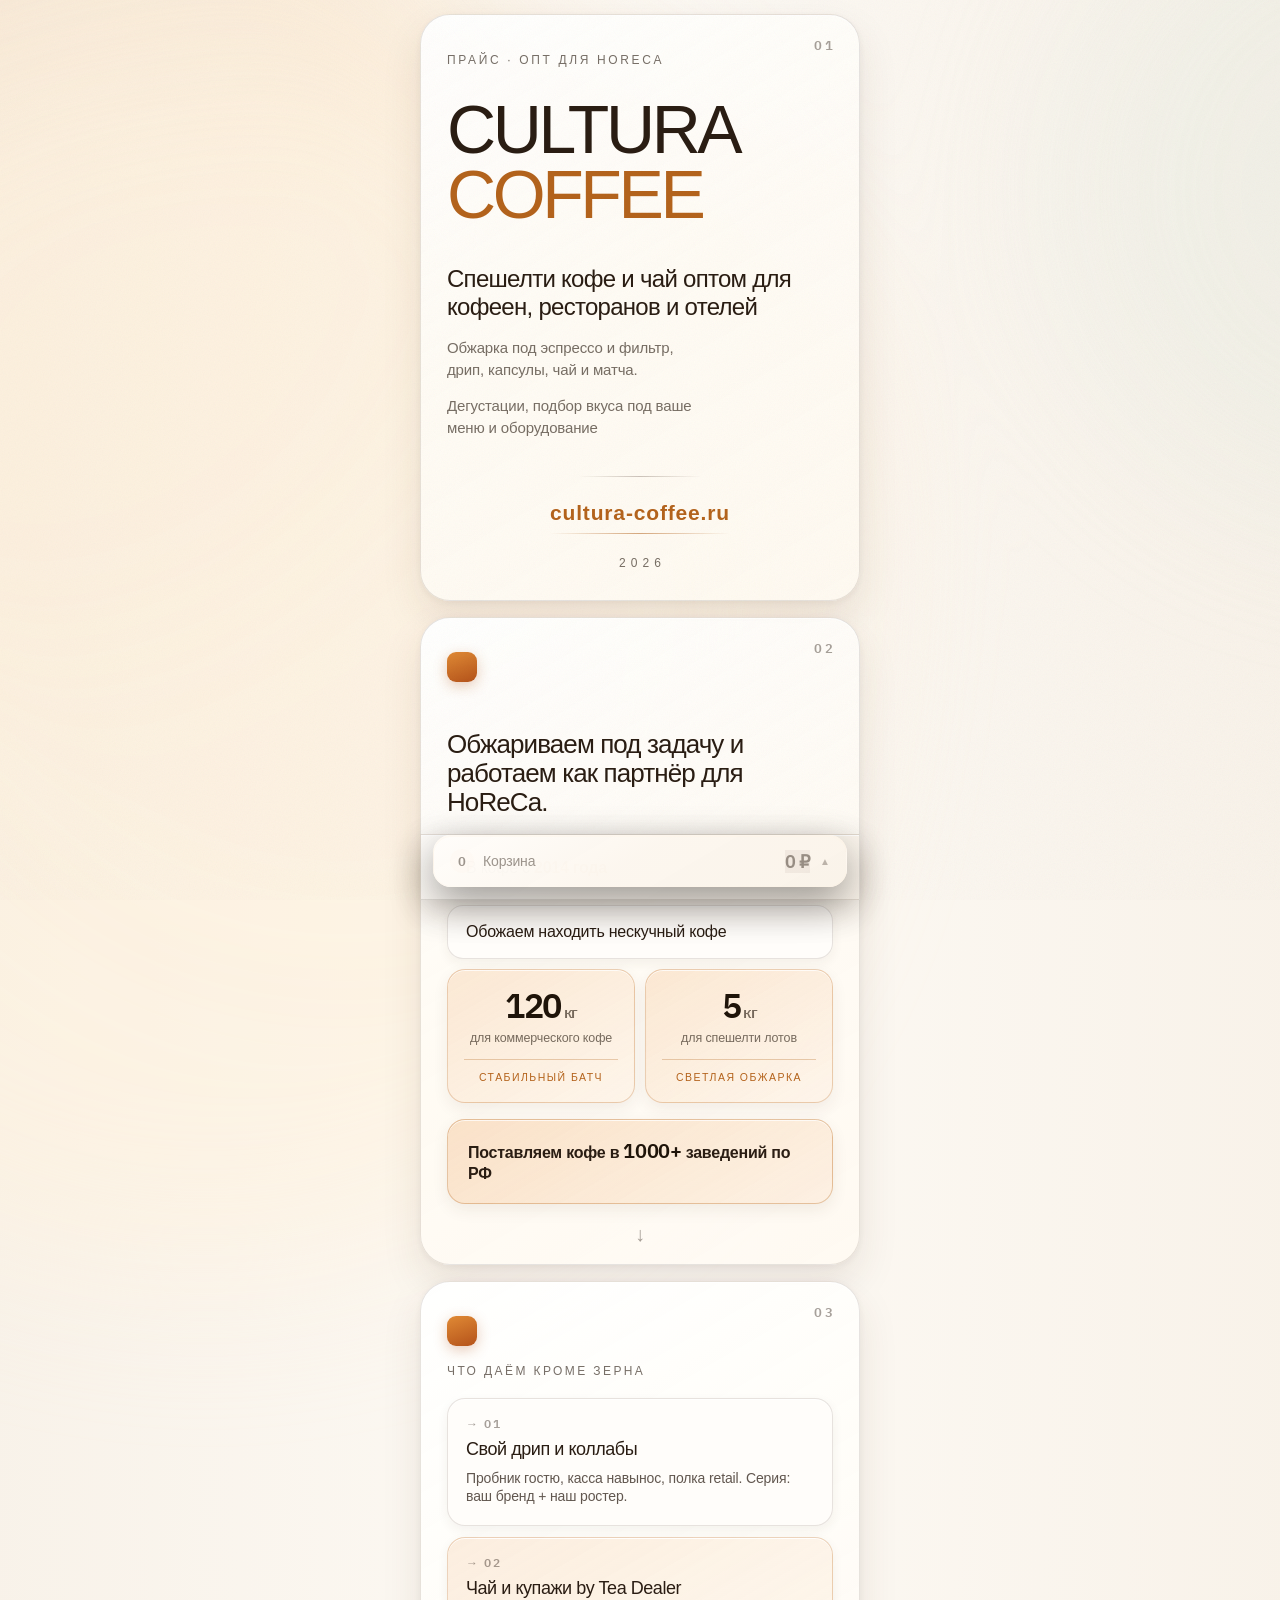
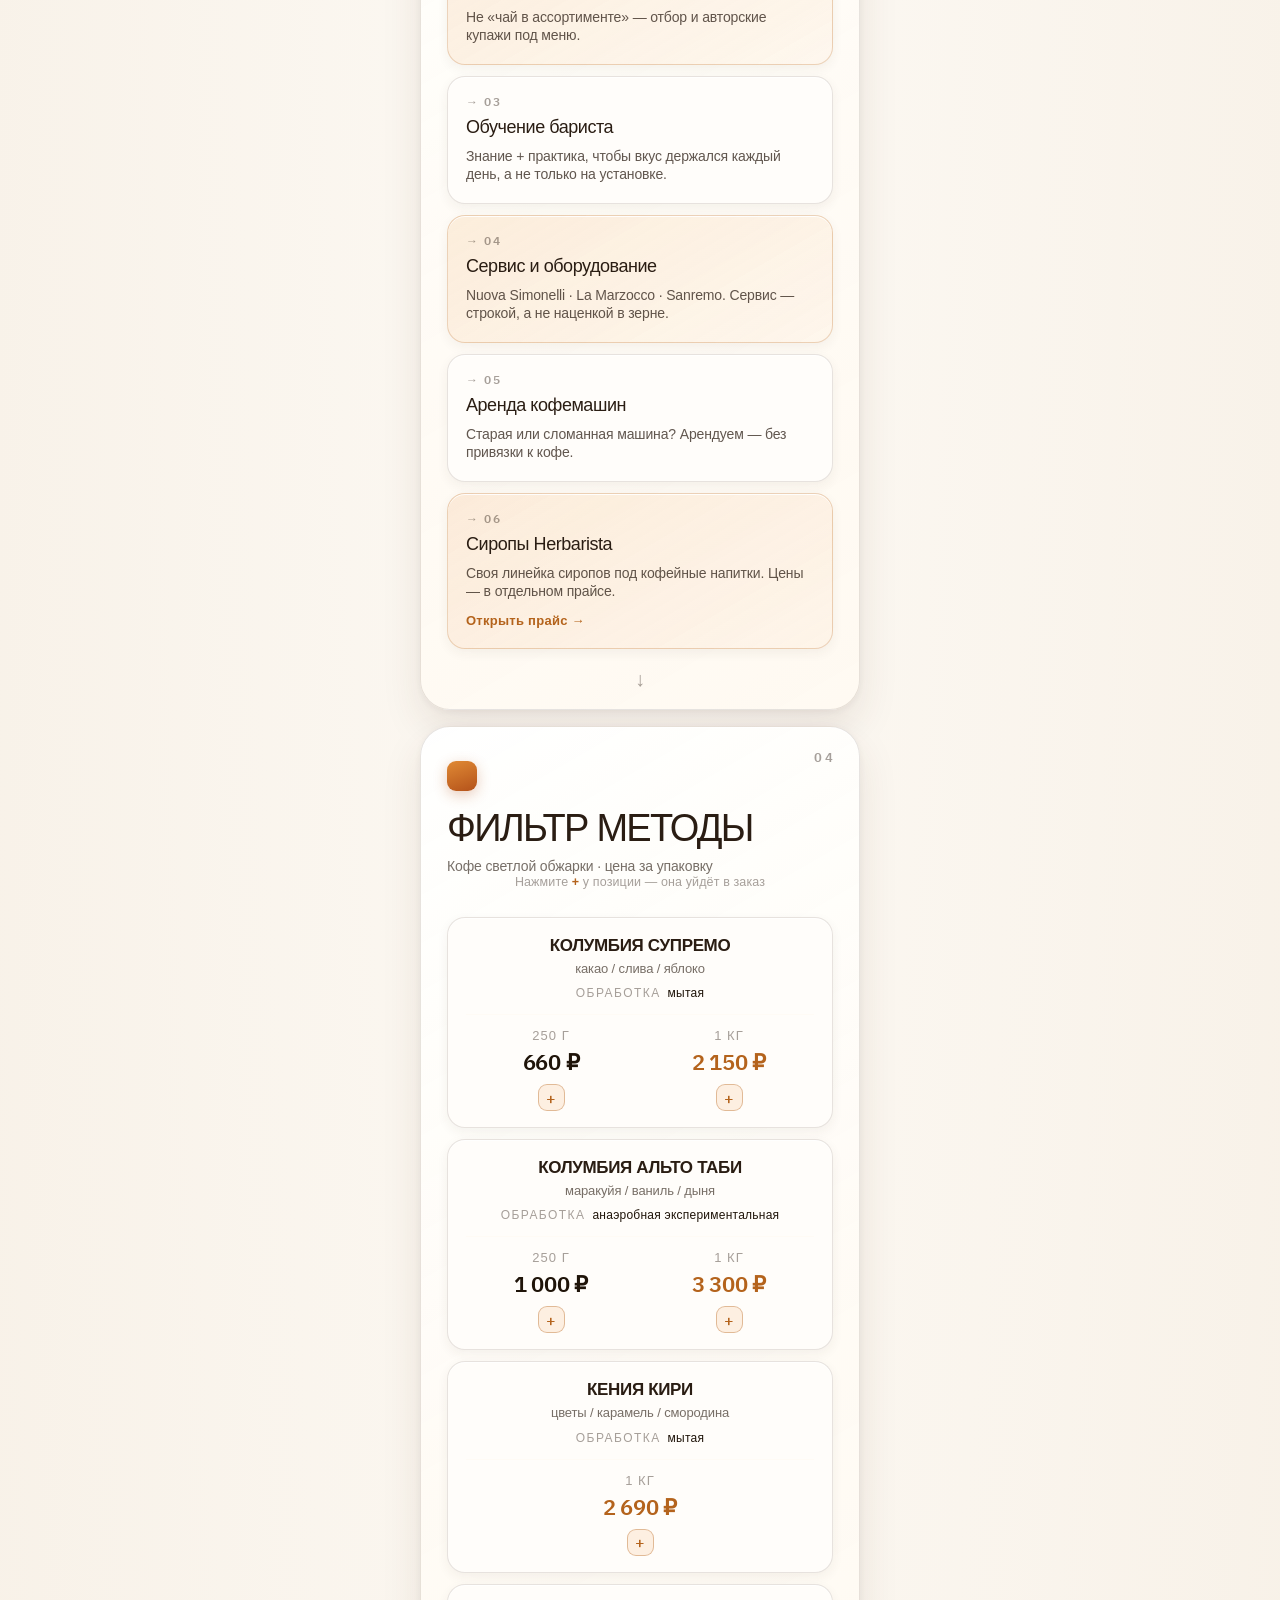
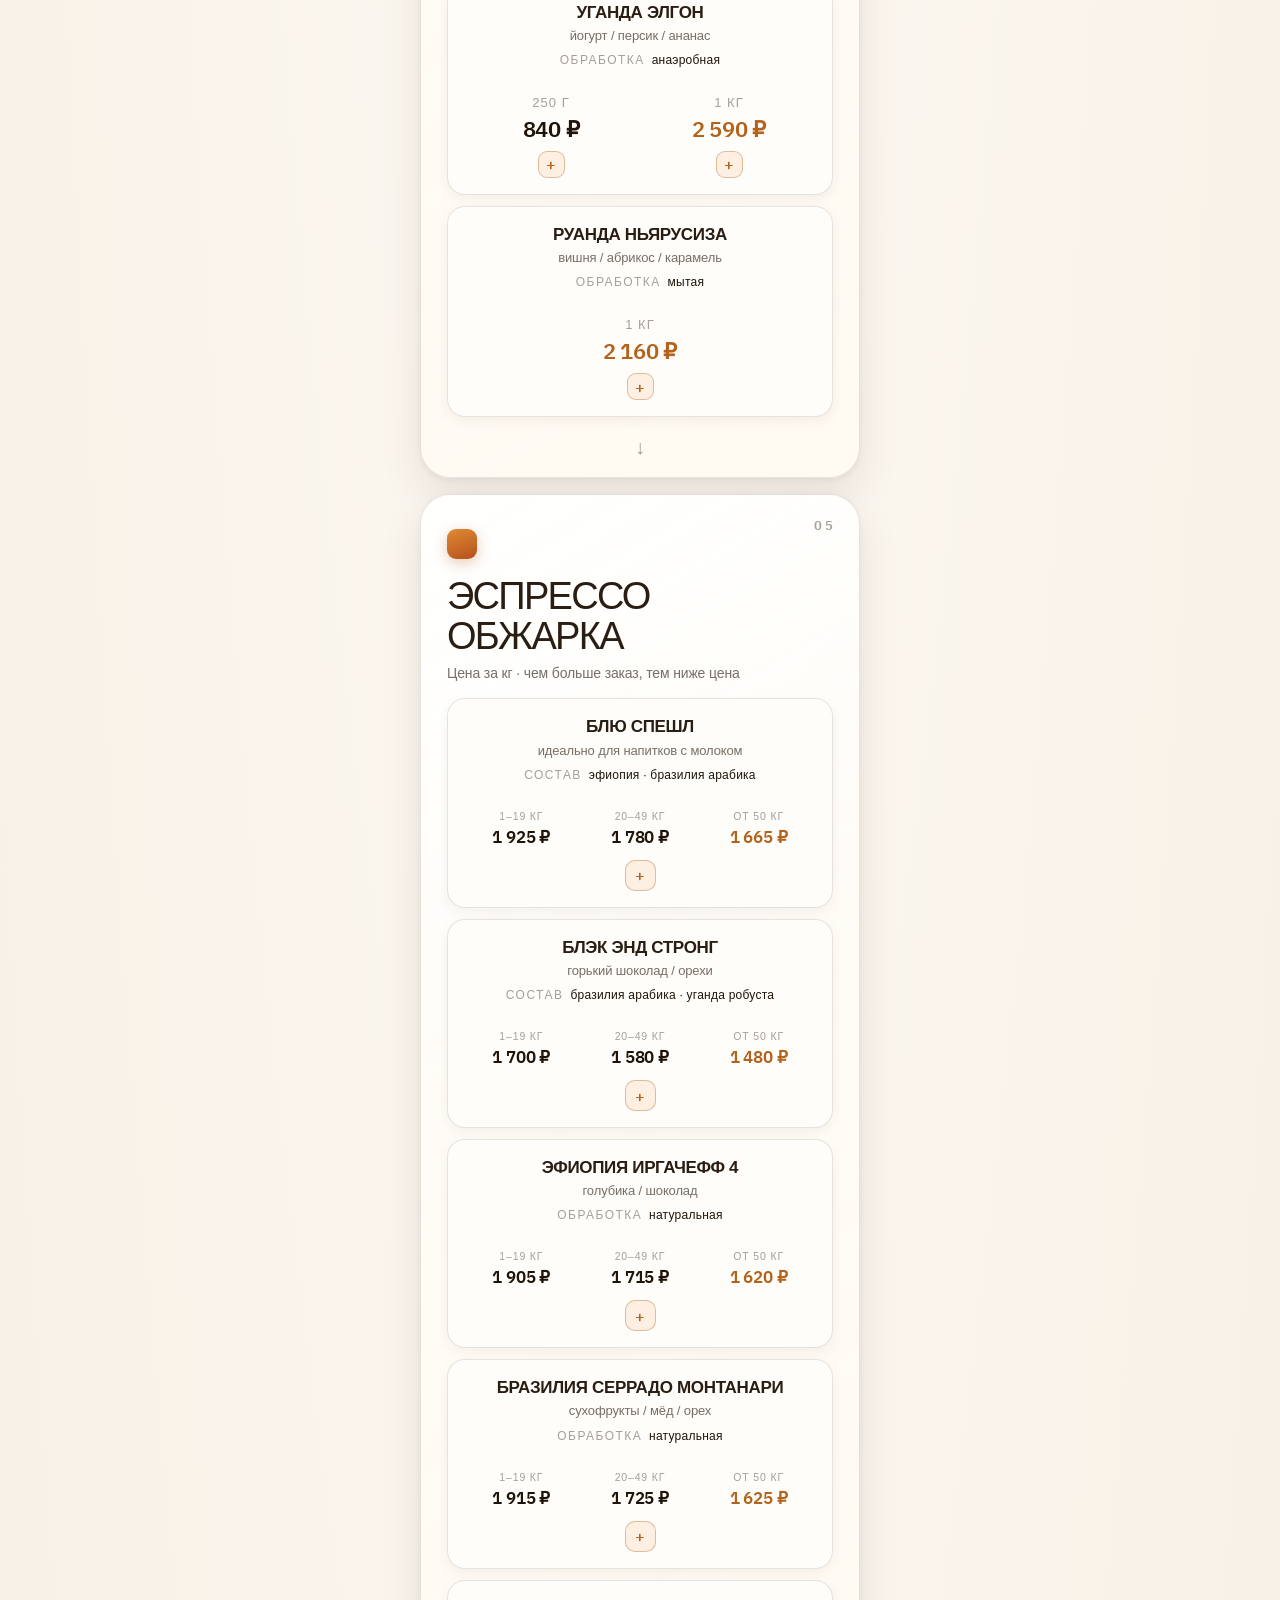
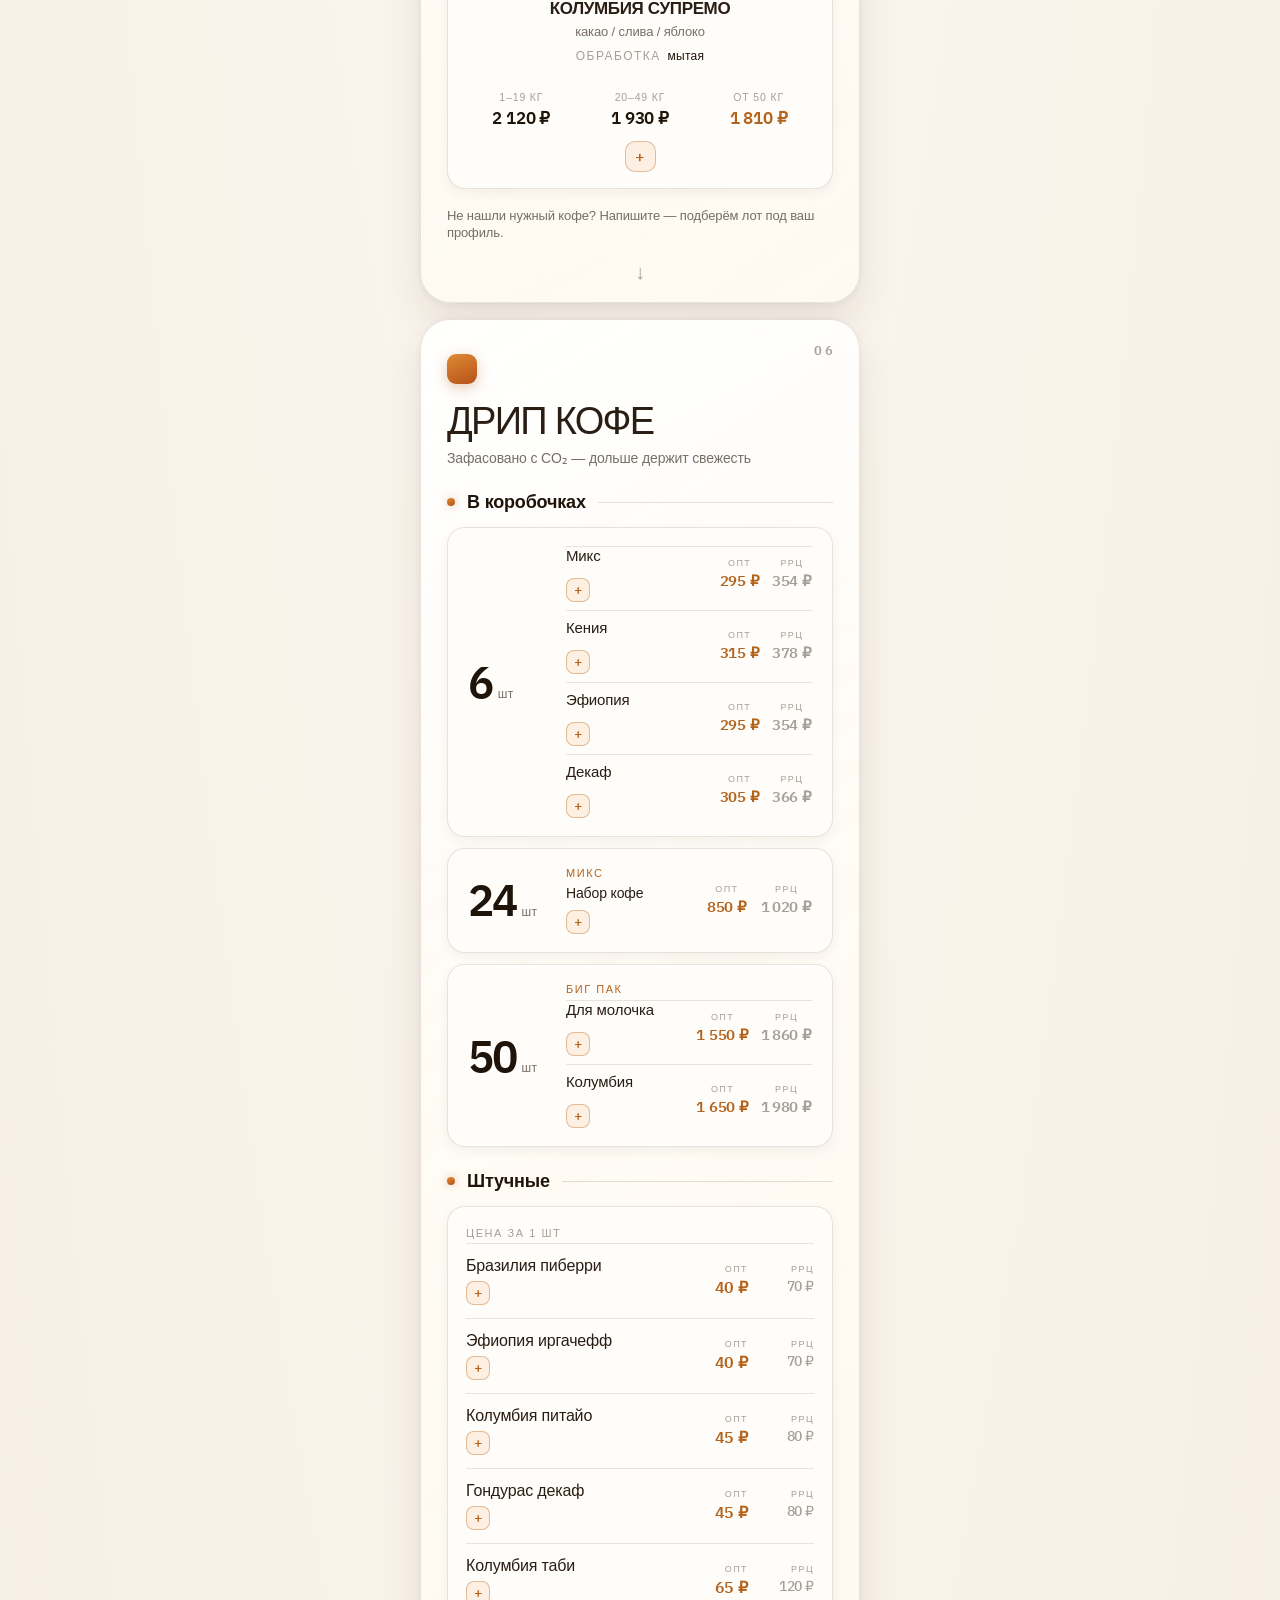
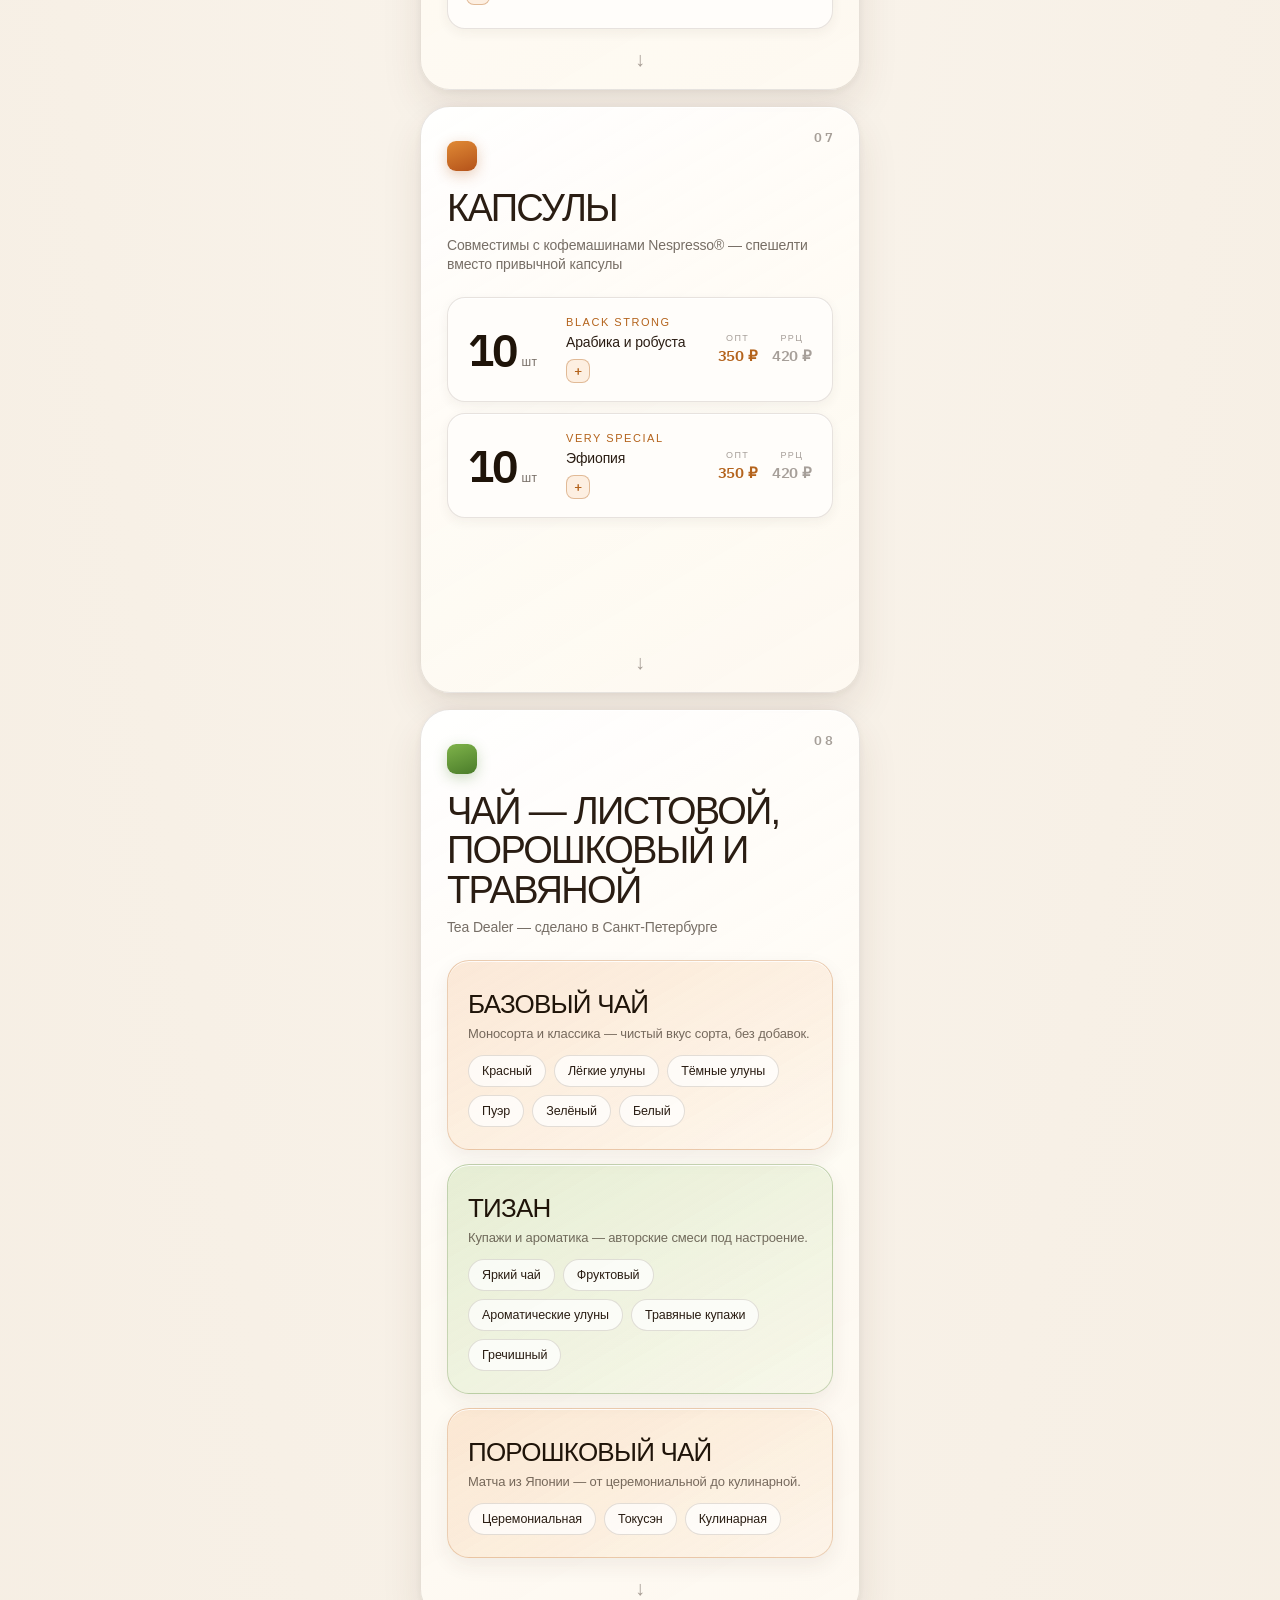
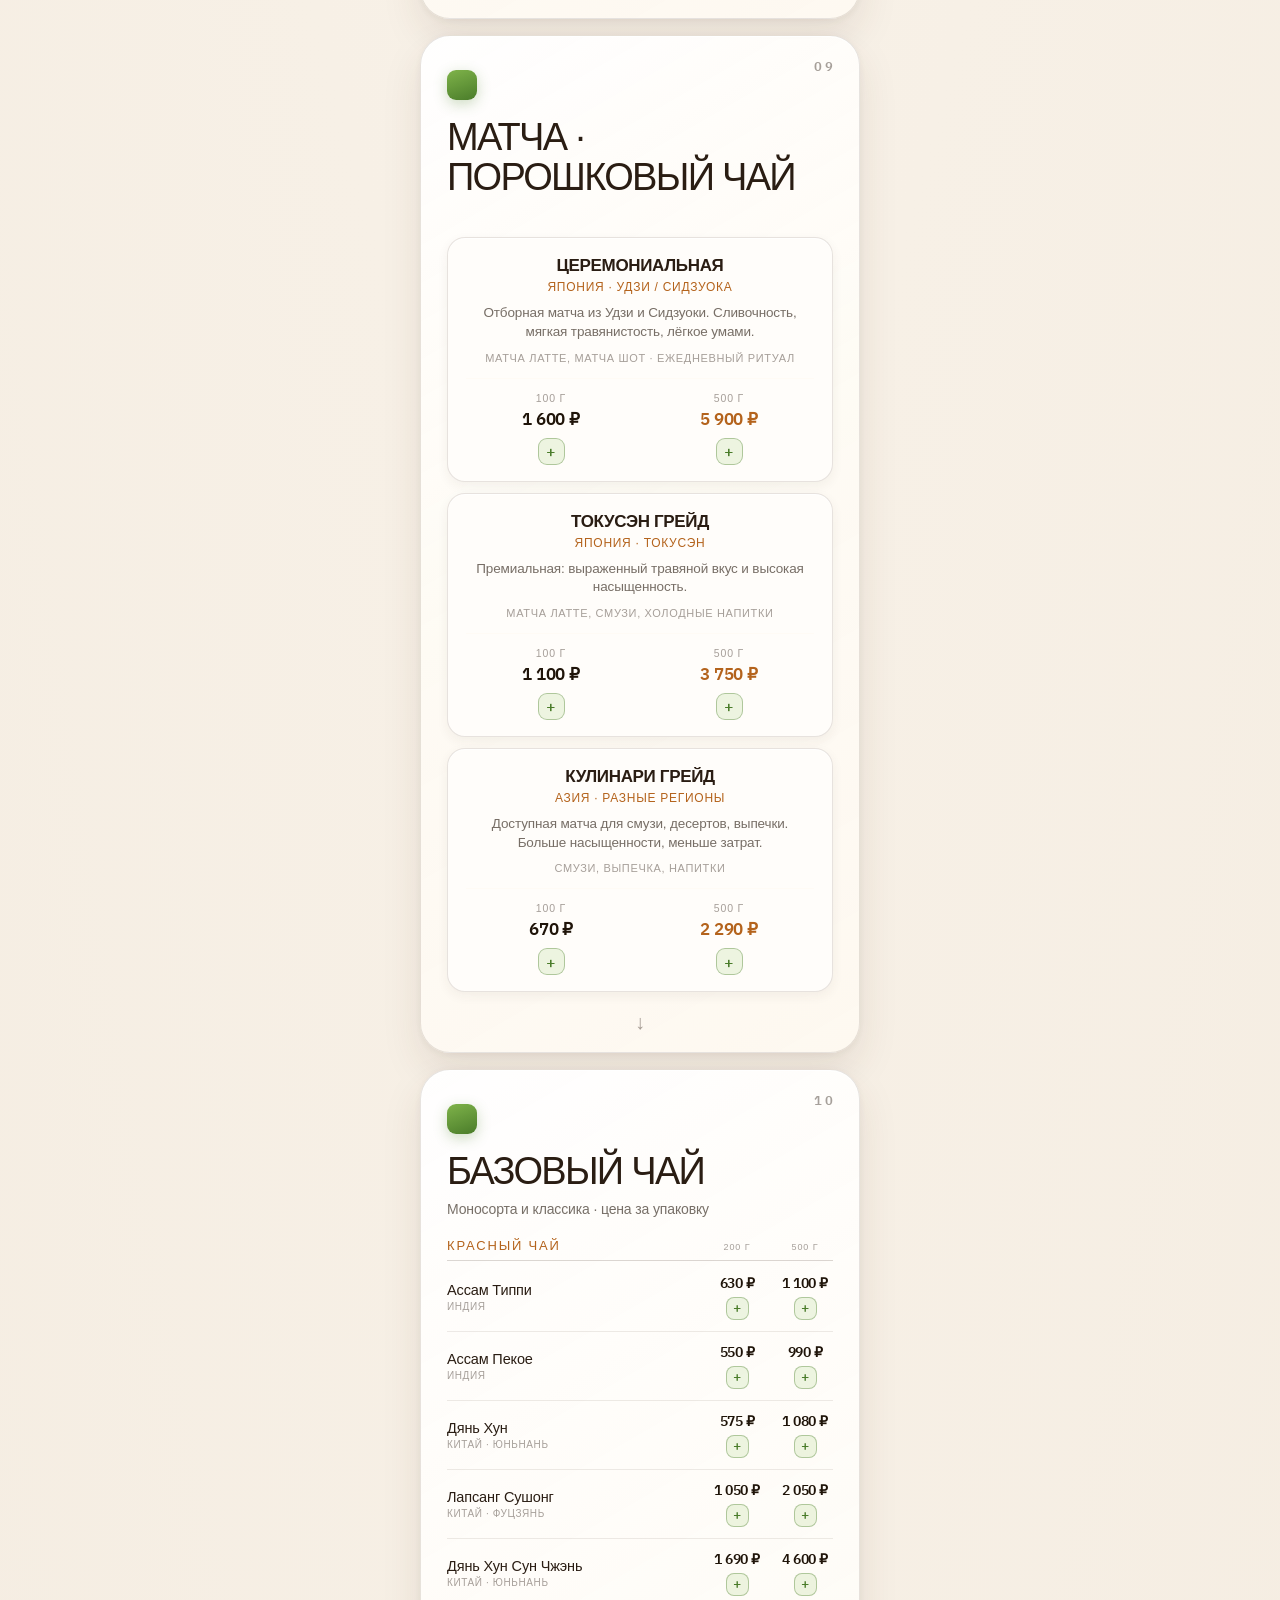
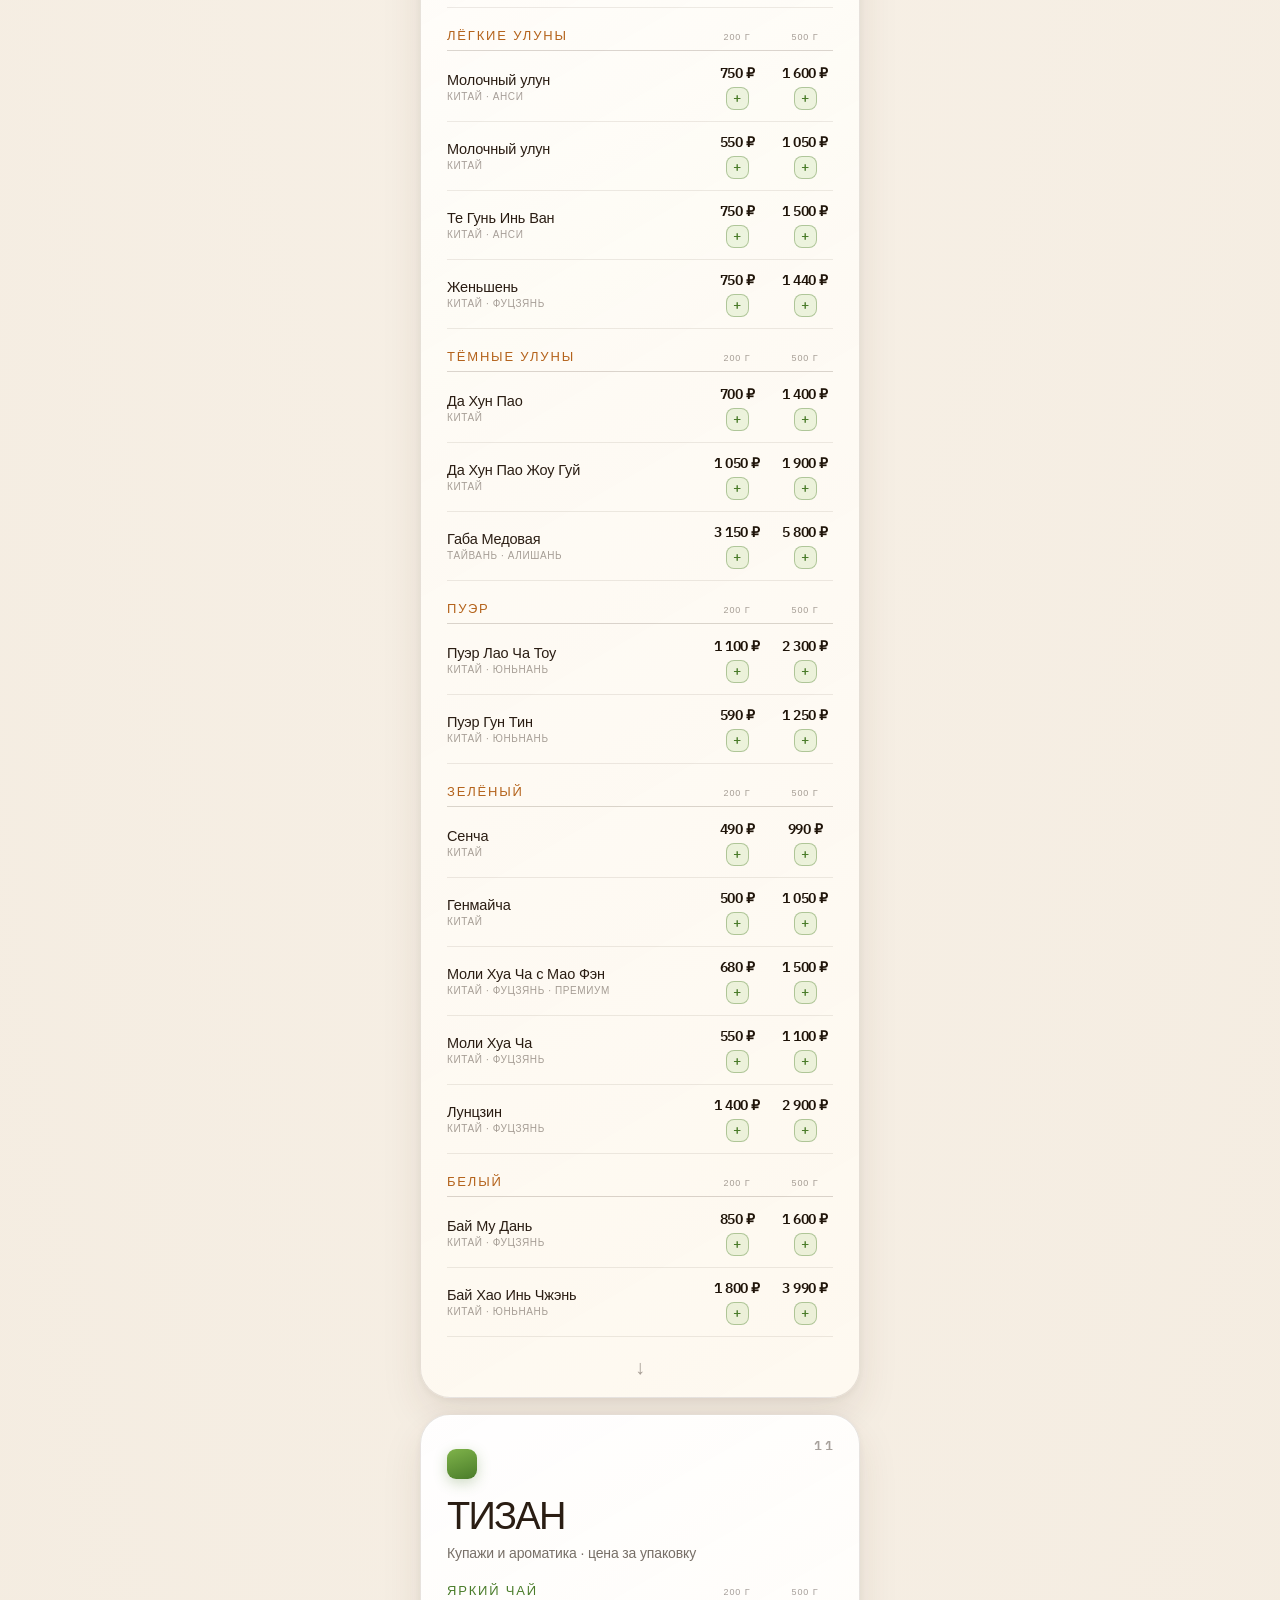
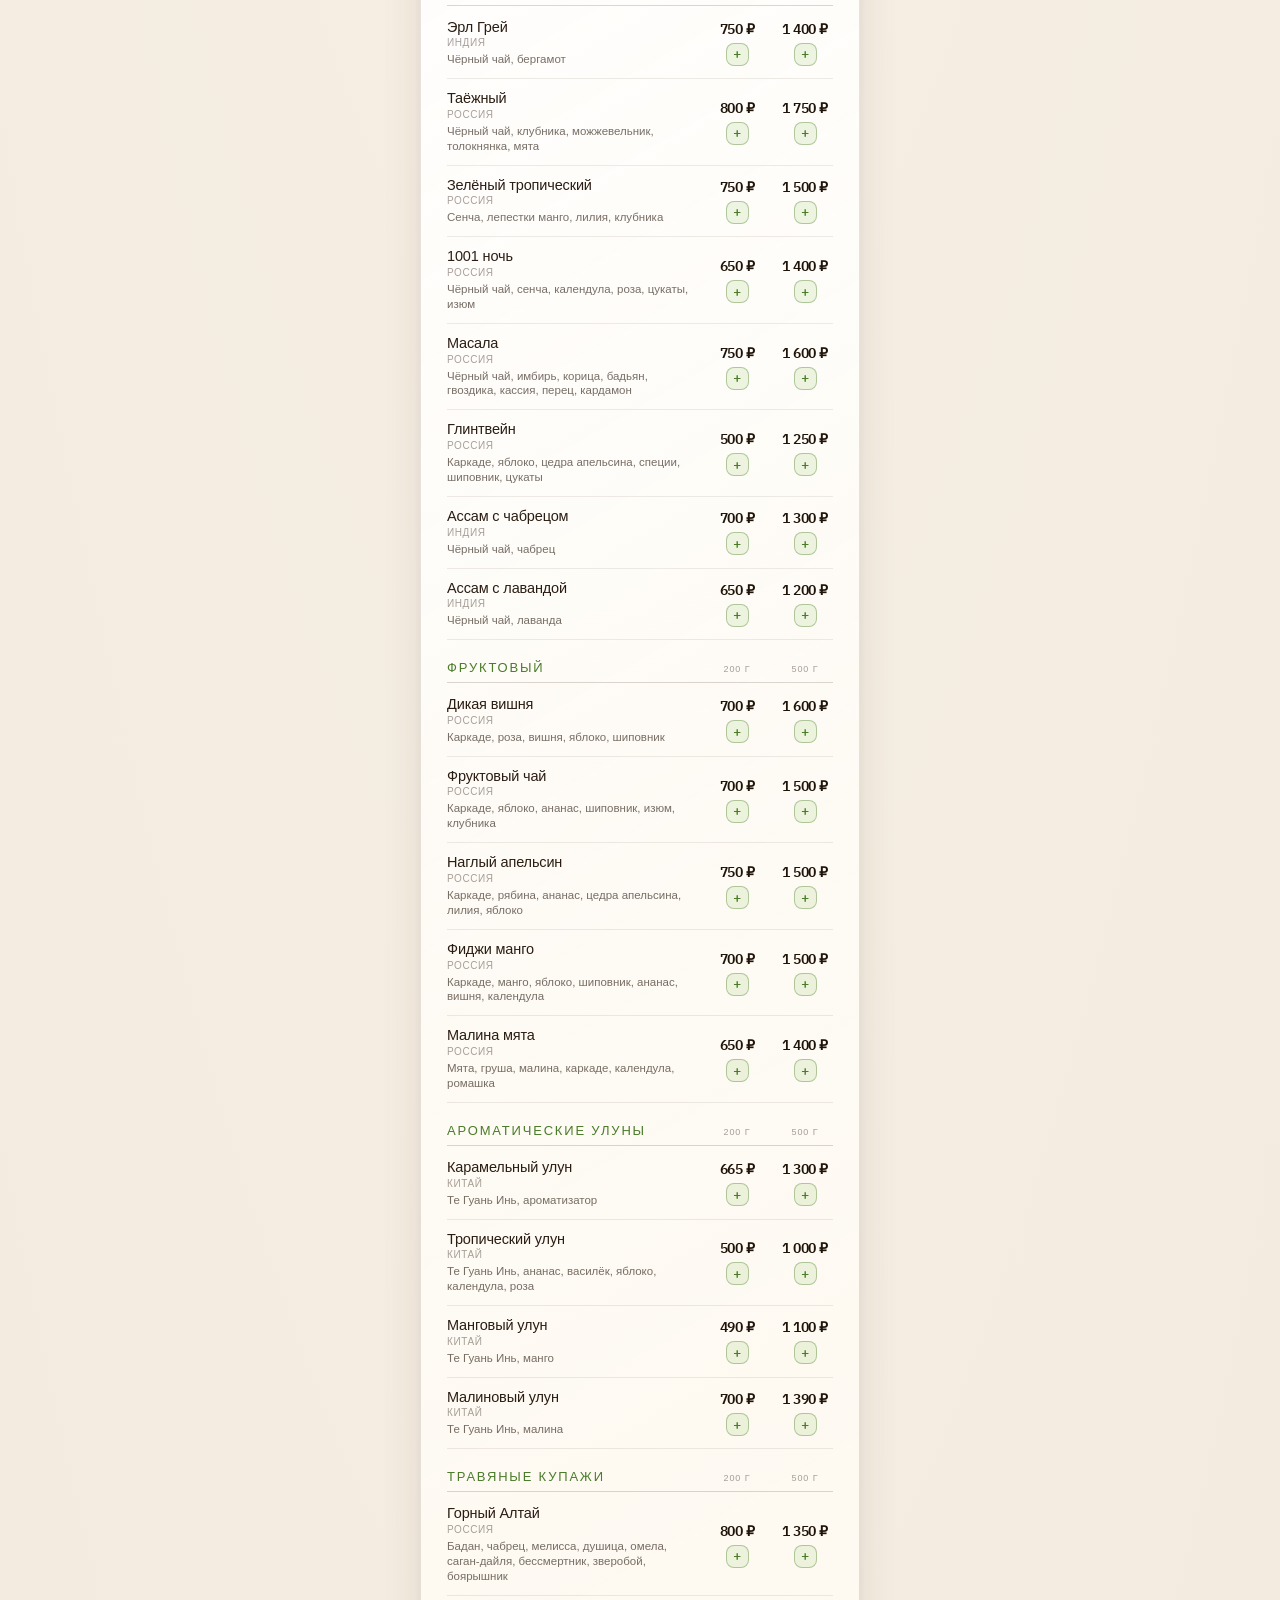
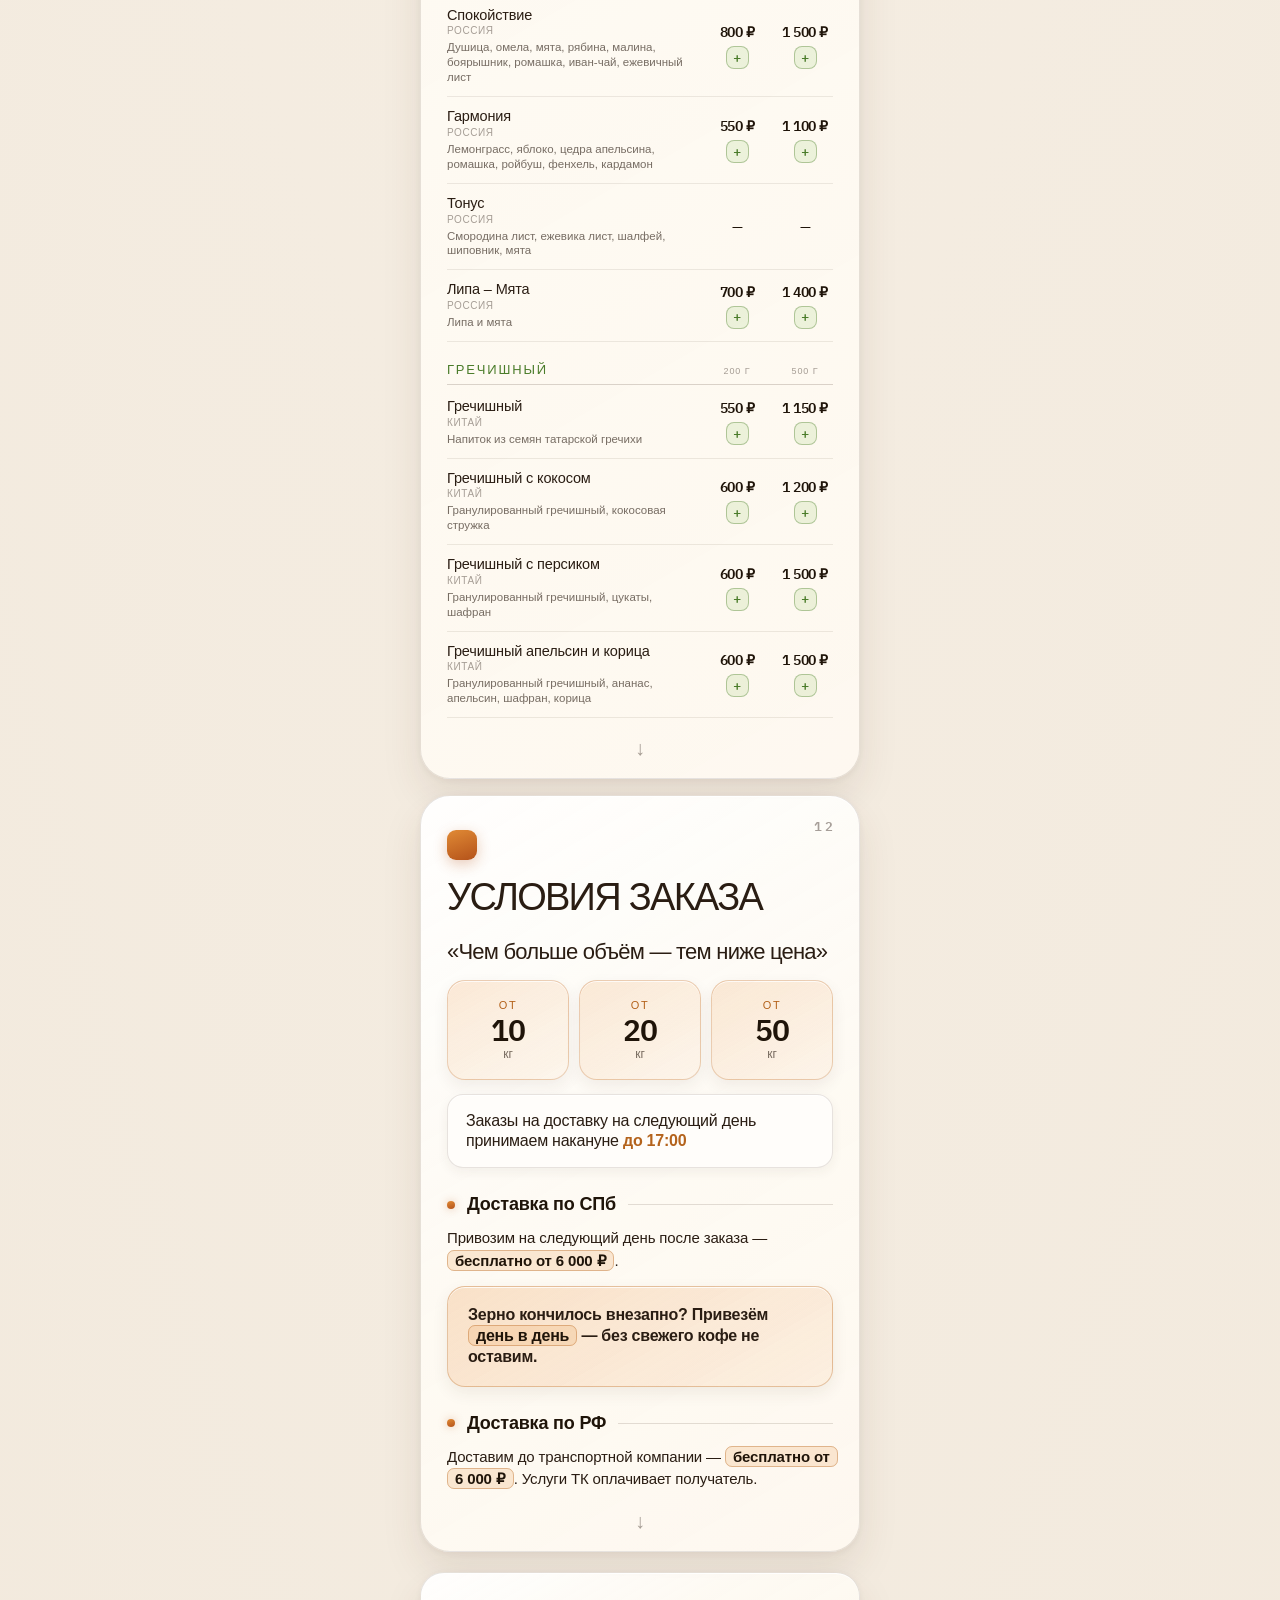
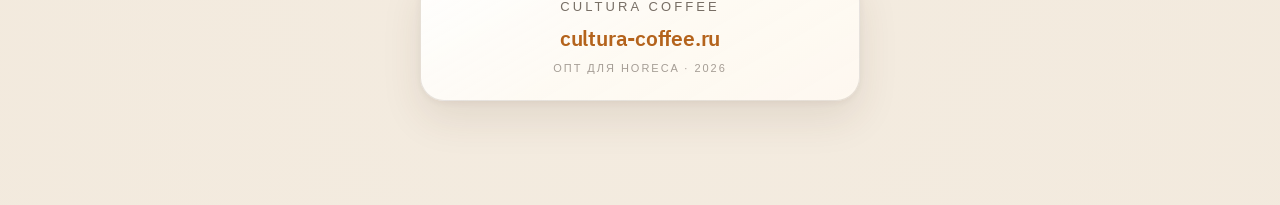
<file: light.html>
<!DOCTYPE html>
<html lang="ru" data-theme="light">
<head>
<meta charset="UTF-8">
<meta name="viewport" content="width=device-width, initial-scale=1.0, viewport-fit=cover">
<title>CULTURA COFFEE — прайс (светлая версия)</title>
<style>
  /* IBM Plex Sans встроен (base64) — без внешних запросов */
@font-face{font-family:'IBM Plex Sans';font-style:normal;font-weight:500;font-display:swap;src:url([data-uri]) format('woff2');unicode-range:U+0000-00FF,U+0131,U+0152-0153,U+02BB-02BC,U+02C6,U+02DA,U+02DC,U+0304,U+0308,U+0329,U+2000-206F,U+20AC,U+2122,U+2191,U+2193,U+2212,U+2215,U+FEFF,U+FFFD;}
@font-face{font-family:'IBM Plex Sans';font-style:normal;font-weight:500;font-display:swap;src:url([data-uri]) format('woff2');unicode-range:U+0301,U+0400-045F,U+0490-0491,U+04B0-04B1,U+2116;}
@font-face{font-family:'IBM Plex Sans';font-style:normal;font-weight:600;font-display:swap;src:url([data-uri]) format('woff2');unicode-range:U+0000-00FF,U+0131,U+0152-0153,U+02BB-02BC,U+02C6,U+02DA,U+02DC,U+0304,U+0308,U+0329,U+2000-206F,U+20AC,U+2122,U+2191,U+2193,U+2212,U+2215,U+FEFF,U+FFFD;}
@font-face{font-family:'IBM Plex Sans';font-style:normal;font-weight:600;font-display:swap;src:url([data-uri]) format('woff2');unicode-range:U+0301,U+0400-045F,U+0490-0491,U+04B0-04B1,U+2116;}
  :root{
    --amber:#ec9a4d; --cream:#f6e6c8; --text:#f7ecdc;
    --muted:rgba(247,236,220,.66); --faint:rgba(247,236,220,.44);
    --radius:30px;
    --sans:"Helvetica Neue",Helvetica,Arial,sans-serif;
    --mono:"IBM Plex Sans","Helvetica Neue",Arial,sans-serif;
    --pad:14px;
    --glass-bg:linear-gradient(150deg, rgba(70,46,30,.34), rgba(34,22,15,.16) 48%, rgba(20,13,9,.10));
    --glass-border:rgba(255,238,214,.22);
    --glass-shadow:0 18px 42px rgba(28,15,6,.42),0 2px 8px rgba(28,15,6,.30),inset 0 1px 0 rgba(255,243,224,.40),inset 0 0 0 1px rgba(255,238,214,.05);
    --blur:saturate(150%) blur(22px);
  }
  *{box-sizing:border-box;} html,body{margin:0;}
  body{
    min-height:100vh;
    background:radial-gradient(140% 120% at 50% 4%, #4a382e 0%, #38291f 42%, #281c14 100%);
    font-family:var(--sans); color:var(--text); -webkit-font-smoothing:antialiased;
    padding:var(--pad); padding-top:max(var(--pad),env(safe-area-inset-top)); padding-bottom:max(40px,env(safe-area-inset-bottom));
  }
  .bg{ position:fixed; inset:-20%; z-index:0; filter:blur(70px) saturate(125%); pointer-events:none; }
  .blob{ position:absolute; border-radius:50%; }
  .blob.b1{ width:74vw;height:74vw; left:-16vw; top:-12vh; background:#3a1c0c; opacity:.95; animation:d1 36s ease-in-out infinite alternate; }
  .blob.b2{ width:78vw;height:78vw; left:8vw;  top:22vh; background:#d2742a; opacity:.85; animation:d2 42s ease-in-out infinite alternate; }
  .blob.b3{ width:96vw;height:96vw; left:-12vw; bottom:-22vh; background:#f3dcab; opacity:.8; animation:d3 32s ease-in-out infinite alternate; }
  .blob.b4{ width:52vw;height:52vw; right:-14vw; top:4vh; background:#bcc6c0; opacity:.42; animation:d1 46s ease-in-out infinite alternate; }
  @keyframes d1{ to{ transform:translate(7vw,5vh) scale(1.10);} }
  @keyframes d2{ to{ transform:translate(-6vw,-4vh) scale(1.08);} }
  @keyframes d3{ to{ transform:translate(5vw,-7vh) scale(1.12);} }
  @media (prefers-reduced-motion:reduce){ .blob{ animation:none !important; } }
  .grain{ position:fixed; inset:0; z-index:5; pointer-events:none; opacity:.10; mix-blend-mode:soft-light;
    background-image:url("data:image/svg+xml,%3Csvg xmlns='http://www.w3.org/2000/svg' width='160' height='160'%3E%3Cfilter id='n'%3E%3CfeTurbulence type='fractalNoise' baseFrequency='0.85' numOctaves='2' stitchTiles='stitch'/%3E%3C/filter%3E%3Crect width='100%25' height='100%25' filter='url(%23n)'/%3E%3C/svg%3E");
    background-size:160px 160px; }

  .deck{ position:relative; z-index:1; max-width:440px; margin:0 auto; display:flex; flex-direction:column; gap:16px; }

  .card{
    position:relative; width:100%;
    min-height:calc((100vw - var(--pad) * 2) * 4 / 3);
    border-radius:var(--radius); padding:34px 26px 60px;
    display:flex; flex-direction:column;
    background:var(--glass-bg); border:1px solid var(--glass-border); box-shadow:var(--glass-shadow);
    -webkit-backdrop-filter:var(--blur); backdrop-filter:var(--blur);
    overflow:hidden; isolation:isolate;
  }
  @media (min-width:472px){ .card{ min-height:calc(440px * 4 / 3); } }
  .card::before{ content:""; position:absolute; top:0;left:0;right:0; height:55%;
    background:radial-gradient(120% 80% at 18% -10%, rgba(255,243,224,.26), rgba(255,243,224,0) 60%); pointer-events:none; z-index:0; }
  .card > *{ position:relative; z-index:1; }
  .card__no{ position:absolute; top:22px;right:24px; font-family:var(--mono); font-size:13px;font-weight:600; letter-spacing:.18em; color:var(--faint); z-index:2; }
  .card__scroll{ position:absolute; left:0;right:0;bottom:20px; text-align:center; font-size:20px;line-height:1; color:var(--faint); }

  .marker{ width:42px;height:42px; border-radius:12px; background:linear-gradient(160deg,var(--amber),#c2622a); margin-bottom:24px; box-shadow:0 4px 16px rgba(210,116,42,.45); }
  .marker--sm{ width:30px;height:30px;border-radius:9px;margin-bottom:18px; }

  /* ОБЛОЖКА */
  .hero{ padding:38px 26px 30px; justify-content:space-between; }
  .hero__eyebrow{ font-size:12px;letter-spacing:.22em;text-transform:uppercase; color:var(--muted); margin-bottom:30px; }
  .hero h1{ margin:0;font-weight:500; font-size:clamp(46px,15.5vw,68px); line-height:.96;letter-spacing:-.05em;text-transform:uppercase; }
  .hero h1 .ln2{ color:var(--amber); }
  .hero__mid{ flex:1 1 auto; display:flex; flex-direction:column; justify-content:center; padding:28px 0; }
  .hero__offer{ font-size:clamp(20px,5.6vw,24px); line-height:1.18;letter-spacing:-.03em;font-weight:500; }
  .hero__sub{ margin-top:16px;font-size:15px;line-height:1.45; letter-spacing:-.01em;color:var(--muted);max-width:30ch; }
  .hero__sub2{ margin-top:14px;font-size:15px;line-height:1.45; letter-spacing:-.01em;color:var(--muted);max-width:30ch; }
  .hero__bottom{ display:flex;flex-direction:column;align-items:center; }
  .hero__sign{ display:flex; flex-direction:column; align-items:center; }
  .hero__rule{ width:124px; height:1px; margin-bottom:24px; background:linear-gradient(90deg,transparent,rgba(255,238,214,.45),transparent); }
  .hero__site{ position:relative; font-size:21px; font-weight:600; letter-spacing:.04em; color:var(--text); text-decoration:none; padding-bottom:9px;
    text-shadow:0 1px 3px rgba(28,14,5,.55), 0 2px 10px rgba(28,14,5,.4); }
  .hero__site::after{ content:""; position:absolute; left:0; right:0; bottom:0; height:1px;
    background:linear-gradient(90deg,transparent,rgba(247,236,220,.72),transparent); }
  .hero__foot{ margin-top:22px;text-align:center;font-size:12px;letter-spacing:.42em;text-indent:.42em;text-transform:uppercase;color:var(--muted); }

  /* ЗАГОЛОВКИ */
  .head h2{ margin:0;font-weight:400; font-size:clamp(30px,8vw,38px); line-height:1.04;letter-spacing:-.045em;text-transform:uppercase; }
  .head .sub{ margin-top:8px;font-size:14px;line-height:1.3;letter-spacing:-.01em;color:var(--muted); }
  .eyebrow{ font-size:12px;letter-spacing:.2em;text-transform:uppercase;color:var(--muted); }

  /* О НАС */
  .story__thesis{ margin-top:30px;font-size:clamp(22px,6vw,26px); line-height:1.12;letter-spacing:-.035em;font-weight:500; }
  .story__copy{ margin-top:20px;display:flex;flex-direction:column;gap:13px; }
  .story__copy p{ margin:0;font-size:15.5px;line-height:1.42;letter-spacing:-.01em;color:rgba(247,236,220,.86); }
  .note{ margin-top:22px;border-radius:20px;padding:22px 22px 24px;
    background:linear-gradient(150deg, rgba(236,154,77,.26), rgba(236,154,77,.08)); border:1px solid rgba(236,154,77,.34);
    box-shadow:inset 0 1px 0 rgba(255,243,224,.30); -webkit-backdrop-filter:blur(10px); backdrop-filter:blur(10px); }
  .note__label{ font-size:11px;letter-spacing:.16em;text-transform:uppercase;color:var(--muted);margin-bottom:12px; }
  .note__text{ font-size:16px;line-height:1.36;letter-spacing:-.015em; }
  .note__proof{ margin-top:18px;padding-top:16px;border-top:1px solid rgba(255,243,224,.22); font-size:15px;line-height:1.2;font-weight:600;letter-spacing:-.01em; }

  /* О НАС — факты-кнопки на стекле */
  .facts{ margin-top:24px; display:flex; flex-direction:column; gap:10px; }
  .fact{ border-radius:16px; padding:16px 18px; font-size:16px; line-height:1.25; letter-spacing:-.015em;
    background:linear-gradient(150deg, rgba(255,243,224,.14), rgba(255,243,224,.04));
    border:1px solid rgba(255,238,214,.22);
    box-shadow:inset 0 1px 0 rgba(255,243,224,.40), 0 6px 18px rgba(28,15,6,.20);
    -webkit-backdrop-filter:blur(10px); backdrop-filter:blur(10px); }
  .fact b{ color:var(--amber); font-weight:600; }

  .probats{ margin-top:10px; display:grid; grid-template-columns:1fr 1fr; gap:10px; }
  .probat{ border-radius:18px; padding:18px 16px; text-align:center;
    display:flex; flex-direction:column;
    background:linear-gradient(150deg, rgba(236,154,77,.24), rgba(236,154,77,.07));
    border:1px solid rgba(236,154,77,.32);
    box-shadow:inset 0 1px 0 rgba(255,243,224,.34), 0 6px 18px rgba(28,15,6,.20);
    -webkit-backdrop-filter:blur(10px); backdrop-filter:blur(10px); }
  .probat__num{ font-family:var(--mono); font-weight:600; font-size:34px; line-height:1; letter-spacing:-.04em; color:var(--cream); }
  .probat__num span{ font-size:15px; margin-left:3px; color:var(--muted); }
  .probat__use{ margin-top:9px; margin-bottom:12px; font-size:12.5px; line-height:1.25; letter-spacing:-.01em; color:var(--muted); }
  /* margin-top:auto прижимает тег к низу — черта совпадает в обеих карточках */
  .probat__tag{ margin-top:auto; padding-top:11px; border-top:1px solid rgba(236,154,77,.26);
    font-size:10.5px; line-height:1.3; letter-spacing:.14em; text-transform:uppercase; color:var(--amber); }

  .proof{ margin-top:16px; border-radius:18px; padding:18px 20px; font-size:16px; line-height:1.3; font-weight:600; letter-spacing:-.015em;
    background:linear-gradient(150deg, rgba(236,154,77,.30), rgba(236,154,77,.12));
    border:1px solid rgba(236,154,77,.40);
    box-shadow:inset 0 1px 0 rgba(255,243,224,.34), 0 6px 18px rgba(28,15,6,.22);
    -webkit-backdrop-filter:blur(10px); backdrop-filter:blur(10px); }
  .proof b{ font-family:var(--mono); font-size:20px; color:var(--cream); letter-spacing:-.02em; }

  /* НАПРАВЛЕНИЯ */
  .kp-list{ margin-top:20px;display:flex;flex-direction:column;gap:11px; }
  .kp{ border-radius:18px; padding:17px 18px 19px;
    background:linear-gradient(150deg, rgba(255,243,224,.12), rgba(255,243,224,.03)); border:1px solid rgba(255,238,214,.18);
    box-shadow:inset 0 1px 0 rgba(255,243,224,.30); -webkit-backdrop-filter:blur(10px); backdrop-filter:blur(10px); }
  .kp:nth-child(even){ background:linear-gradient(150deg, rgba(236,154,77,.22), rgba(236,154,77,.06)); border-color:rgba(236,154,77,.28); }
  .kp__idx{ font-family:var(--mono);font-size:12px;font-weight:600;letter-spacing:.14em;text-transform:uppercase;color:var(--faint); }
  .kp__title{ margin-top:8px;font-size:18px;line-height:1.14;letter-spacing:-.025em;font-weight:500; }
  .kp__copy{ margin-top:9px;font-size:14px;line-height:1.34;letter-spacing:-.01em;color:rgba(247,236,220,.82); }
  /* пункт-ссылка: вся карточка кликабельна, цвет наследуется от соседей */
  .kp--link{ display:block; text-decoration:none; color:inherit; -webkit-tap-highlight-color:transparent; touch-action:manipulation; }
  .kp--link:focus-visible{ outline:2px solid var(--amber); outline-offset:3px; }
  .kp__go{ display:inline-block; margin-top:12px; font-size:13px; font-weight:600; letter-spacing:.02em; color:var(--amber); }

  /* ЛЕГЕНДА ЦЕН */
  .price-legend{ margin-top:14px; font-size:11px; letter-spacing:.1em; text-transform:uppercase; color:var(--faint); }
  .price-legend b{ color:var(--cream); font-weight:600; }
  .price-legend i{ color:var(--muted); font-style:normal; }

  /* ПРАЙС · КАРТОЧКА ТОВАРА */
  .items{ margin-top:16px; display:flex; flex-direction:column; gap:11px; }
  .item{ border-radius:18px; padding:18px 18px 16px;
    background:linear-gradient(150deg, rgba(255,243,224,.10), rgba(255,243,224,.03)); border:1px solid rgba(255,238,214,.16);
    box-shadow:inset 0 1px 0 rgba(255,243,224,.26); -webkit-backdrop-filter:blur(10px); backdrop-filter:blur(10px); text-align:center; }
  .item__name{ font-size:17px;line-height:1.12;letter-spacing:-.02em;font-weight:600;text-transform:uppercase; }
  .item__taste{ margin-top:6px;font-size:13px;line-height:1.25;letter-spacing:-.01em;color:var(--muted);text-transform:lowercase; }
  .item__proc{ margin-top:9px;font-size:12px;letter-spacing:.02em; }
  .item__proc .lbl{ text-transform:uppercase;letter-spacing:.12em;color:var(--faint);margin-right:7px; }
  .item__proc .val{ color:var(--cream); }

  /* увеличенная карточка (Колумбия супремо в фильтре) */
  .item--lg .item__name{ font-size:24px; letter-spacing:-.03em; }
  .item--lg .item__taste{ margin-top:9px; font-size:18px; }
  .item--lg .item__proc{ margin-top:9px; font-size:18px; }
  .item--lg .item__proc .lbl{ font-size:12px; letter-spacing:.12em; margin-right:8px; }
  .item--lg .item__proc .val{ font-size:18px; }

  /* карточка чая: страна / описание / подходит */
  .item__from{ margin-top:5px; font-size:12px; letter-spacing:.06em; text-transform:uppercase; color:var(--amber); }
  .item__desc{ margin-top:10px; font-size:13.5px; line-height:1.38; letter-spacing:-.01em; color:var(--muted); }
  .item__for{ margin-top:10px; font-size:11px; letter-spacing:.06em; text-transform:uppercase; color:var(--faint); }
  .marker--tea{ background:linear-gradient(160deg,#9fcf6a,#5f9e3a); box-shadow:0 4px 16px rgba(111,174,63,.42); }

  /* выделенный заголовок секции */
  .part__title{ display:flex; align-items:center; gap:12px; margin-bottom:14px; font-size:18px; font-weight:600; letter-spacing:-.01em; color:var(--cream); }
  .part__title::before{ content:""; width:8px;height:8px;border-radius:50%; background:linear-gradient(160deg,var(--amber),#c2622a); box-shadow:0 0 10px rgba(236,154,77,.6); }
  .part__title--tea::before{ background:linear-gradient(160deg,#9fcf6a,#5f9e3a); box-shadow:0 0 10px rgba(111,174,63,.6); }
  .part__title::after{ content:""; flex:1 1 auto; height:1px; background:rgba(255,238,214,.18); }

  /* концепт двух акцентов */
  .concept{ margin-top:24px; display:flex; flex-direction:column; gap:14px; }
  .concept__block{ border-radius:22px; padding:22px 20px; border:1px solid rgba(255,238,214,.18);
    box-shadow:inset 0 1px 0 rgba(255,243,224,.30), 0 8px 22px rgba(28,15,6,.22);
    -webkit-backdrop-filter:blur(12px); backdrop-filter:blur(12px); }
  .concept__block.is-base{ background:linear-gradient(150deg, rgba(236,154,77,.24), rgba(236,154,77,.06)); border-color:rgba(236,154,77,.30); }
  .concept__block.is-tisane{ background:linear-gradient(150deg, rgba(143,191,94,.22), rgba(143,191,94,.06)); border-color:rgba(143,191,94,.30); }
  .concept__kicker{ font-size:11px; letter-spacing:.2em; text-transform:uppercase; }
  .is-base .concept__kicker{ color:var(--amber); }
  .is-tisane .concept__kicker{ color:#9fcf6a; }
  .concept__title{ margin-top:6px; font-size:26px; font-weight:500; letter-spacing:-.03em; text-transform:uppercase; color:var(--cream); }
  .concept__desc{ margin-top:6px; font-size:13px; color:var(--muted); letter-spacing:-.01em; }
  .concept__cats{ margin-top:14px; display:flex; flex-wrap:wrap; gap:8px; }
  .cat-chip{ font-size:12.5px; letter-spacing:-.005em; padding:8px 13px; border-radius:999px; background:rgba(255,243,224,.10); border:1px solid rgba(255,238,214,.20); }

  /* список листового чая */
  .tea-cat{ margin-top:20px; }
  .tea-cat__h{ display:flex; align-items:baseline; justify-content:space-between; gap:10px; padding-bottom:7px; margin-bottom:2px; border-bottom:1px solid rgba(255,238,214,.22); }
  .tea-cat__name{ font-size:13px; letter-spacing:.14em; text-transform:uppercase; color:var(--amber); }
  .tea-cat.is-tisane .tea-cat__name{ color:#9fcf6a; }
  .tea-cat__cols{ display:flex; gap:12px; }
  .tea-cat__cols span{ min-width:56px; text-align:center; font-size:9px; letter-spacing:.1em; text-transform:uppercase; color:var(--faint); }
  .tea-row{ display:flex; gap:12px; align-items:center; padding:11px 0; border-bottom:1px solid rgba(255,238,214,.10); }
  .tea-row:last-child{ border-bottom:0; }
  .tea-row__main{ flex:1 1 auto; min-width:0; }
  .tea-row__name{ font-size:14.5px; letter-spacing:-.01em; line-height:1.15; }
  .tea-row__from{ margin-top:2px; font-size:10px; letter-spacing:.06em; text-transform:uppercase; color:var(--faint); }
  .tea-row__mix{ margin-top:4px; font-size:11.5px; line-height:1.3; color:var(--muted); }
  .tea-row__prices{ flex:0 0 auto; display:flex; gap:12px; }
  .tea-price{ min-width:56px; text-align:center; }
  .tea-price__opt{ font-family:var(--mono); font-weight:600; font-size:13.5px; letter-spacing:-.02em; font-variant-numeric:tabular-nums; color:var(--text); white-space:nowrap; }
  .tea-price__rrc{ margin-top:1px; font-family:var(--mono); font-weight:500; font-size:10.5px; letter-spacing:-.02em; font-variant-numeric:tabular-nums; color:var(--faint); white-space:nowrap; }

  /* условия заказа */
  .hl{ color:var(--cream); font-weight:700; background:rgba(40,26,16,.55);
    padding:1px 7px; border-radius:7px; box-decoration-break:clone; -webkit-box-decoration-break:clone;
    border:1px solid rgba(236,154,77,.45); }
  .tiers{ margin-top:16px; display:grid; grid-template-columns:repeat(3,1fr); gap:10px; }
  .tier{ border-radius:18px; padding:18px 8px; text-align:center;
    background:linear-gradient(150deg, rgba(236,154,77,.24), rgba(236,154,77,.07)); border:1px solid rgba(236,154,77,.32);
    box-shadow:inset 0 1px 0 rgba(255,243,224,.34); -webkit-backdrop-filter:blur(10px); backdrop-filter:blur(10px); }
  .tier__cap{ font-size:11px; letter-spacing:.14em; text-transform:uppercase; color:var(--amber); }
  .tier__v{ margin-top:4px; font-family:var(--mono); font-weight:600; font-size:30px; line-height:1; letter-spacing:-.04em; color:var(--cream); }
  .tier__u{ margin-top:2px; font-size:12px; color:var(--muted); }
  .subhead{ display:flex; align-items:center; gap:12px; margin:26px 0 12px; font-size:18px; font-weight:600; letter-spacing:-.01em; color:var(--cream); }
  .subhead::before{ content:""; width:8px;height:8px;border-radius:50%; background:linear-gradient(160deg,var(--amber),#c2622a); box-shadow:0 0 10px rgba(236,154,77,.6); }
  .subhead::after{ content:""; flex:1 1 auto; height:1px; background:rgba(255,238,214,.18); }
  .deliv{ font-size:15px; line-height:1.5; letter-spacing:-.01em; color:var(--text); }

  /* футер */
  .footer{ margin-top:4px; border-radius:24px; padding:26px 24px; text-align:center;
    background:var(--glass-bg); border:1px solid var(--glass-border); box-shadow:var(--glass-shadow);
    -webkit-backdrop-filter:var(--blur); backdrop-filter:var(--blur); position:relative; overflow:hidden; isolation:isolate; }
  .footer::before{ content:""; position:absolute; top:0;left:0;right:0; height:60%;
    background:radial-gradient(120% 80% at 18% -10%, rgba(255,243,224,.22), rgba(255,243,224,0) 60%); pointer-events:none; z-index:0; }
  .footer > *{ position:relative; z-index:1; }
  .footer__brand{ font-size:13px; letter-spacing:.24em; text-transform:uppercase; color:var(--muted); }
  .footer__link{ display:inline-block; margin-top:10px; font-family:var(--mono); font-weight:600; font-size:21px; letter-spacing:-.01em; color:var(--amber); text-decoration:none; }
  .footer__sub{ margin-top:10px; font-size:11px; letter-spacing:.18em; text-transform:uppercase; color:var(--faint); }

  /* ── версия для печати / сохранения в PDF ── */
  @media print{
    *{ -webkit-print-color-adjust:exact !important; print-color-adjust:exact !important; }
    @page{ margin:8mm; }
    html,body{ background:#2c2017 !important; padding:0 !important; }
    .bg, .grain, .card__scroll{ display:none !important; }
    .deck{ max-width:none !important; gap:0 !important; display:block !important; }

    /* каждый слайд — со своей страницы, фон сплошной (стекло в PDF не живёт) */
    .card{
      background:#3a2a20 !important; box-shadow:none !important;
      -webkit-backdrop-filter:none !important; backdrop-filter:none !important;
      border:1px solid rgba(255,238,214,.18) !important;
      min-height:0 !important; margin:0 !important;
      break-before:page; page-break-before:always;
      break-inside:auto;
    }
    .deck > .card:first-of-type{ break-before:avoid !important; page-break-before:avoid !important; }
    .card::before{ display:none !important; }

    .footer{
      background:#3a2a20 !important; box-shadow:none !important;
      -webkit-backdrop-filter:none !important; backdrop-filter:none !important;
      break-inside:avoid; page-break-inside:avoid; margin-top:6mm !important;
    }

    .note,.proof,.fact,.probat,.tier,.kp,.item,.box,.singles,.concept__block,.part__title,.facts .fact{
      -webkit-backdrop-filter:none !important; backdrop-filter:none !important;
    }

    /* смысловые единицы — целиком, не рвём между страницами */
    .item,.box,.kp,.tea-row,.probat,.tier,.single,.variant,.concept__block,.note,.fact,.proof,.tiers,.boxes{
      break-inside:avoid; page-break-inside:avoid;
    }
    /* заголовок не отрывается от своего контента */
    .head,.part__title,.tea-cat__h,.subhead,.eyebrow,.price-legend,.story__thesis{
      break-after:avoid; page-break-after:avoid;
    }
  }

  /* ценовые колонки: опт (сверху) + ррц (снизу), по центру */
  .prices{ margin-top:14px; padding-top:13px; border-top:1px solid rgba(255,238,214,.16); display:grid; gap:8px; justify-items:center; }
  .prices.cols-2{ grid-template-columns:1fr 1fr; }
  .prices.cols-3{ grid-template-columns:1fr 1fr 1fr; }
  /* одна фасовка: колонка одна, иначе цена падает влево — на гриде
     justify-content ничего не центрирует, колонки уже заняли ширину */
  .prices.cols-1{ grid-template-columns:1fr; }
  .pcell{ text-align:center; }
  .pcell__cap{ font-size:10.5px;letter-spacing:.08em;text-transform:uppercase;color:var(--faint);white-space:nowrap; }
  .pcell__opt{ margin-top:4px; font-family:var(--mono); font-weight:600; font-size:17px; letter-spacing:-.01em;
    font-variant-numeric:tabular-nums; font-feature-settings:"tnum" 1; color:var(--text); white-space:nowrap; }
  .pcell__rrc{ margin-top:1px; font-family:var(--mono); font-weight:500; font-size:13px; letter-spacing:-.01em;
    font-variant-numeric:tabular-nums; font-feature-settings:"tnum" 1; color:var(--faint); white-space:nowrap; }
  .pcell--best .pcell__opt{ color:var(--amber); }
  .card--big .pcell__cap{ font-size:13px; }
  .card--big .pcell__opt{ font-size:22px; }

  .price-foot{ margin-top:18px;font-size:13px;line-height:1.35;letter-spacing:-.01em;color:var(--muted); }

  /* ДРИП */
  .part{ margin-top:24px; }
  .part__label{ display:flex; align-items:center; gap:12px; font-size:12px; letter-spacing:.2em; text-transform:uppercase; color:var(--faint); margin-bottom:14px; }
  .part__label::after{ content:""; flex:1 1 auto; height:1px; background:rgba(255,238,214,.18); }

  .boxes{ display:flex; flex-direction:column; gap:11px; }
  .box{ border-radius:18px; padding:18px 20px;
    background:linear-gradient(150deg, rgba(255,243,224,.11), rgba(255,243,224,.03)); border:1px solid rgba(255,238,214,.16);
    box-shadow:inset 0 1px 0 rgba(255,243,224,.28); -webkit-backdrop-filter:blur(10px); backdrop-filter:blur(10px);
    display:flex; align-items:center; gap:18px; }
  .box__qty{ flex:0 0 auto; display:flex; align-items:baseline; gap:6px; min-width:80px; }
  .box__num{ font-family:var(--mono); font-weight:600; font-size:clamp(34px,9.5vw,44px); line-height:.9; letter-spacing:-.05em; color:var(--cream); }
  .box__unit{ font-size:12px; letter-spacing:.02em; color:var(--muted); text-transform:lowercase; }
  .box__body{ flex:1 1 auto; }
  .box__kind{ font-size:11px; letter-spacing:.14em; text-transform:uppercase; color:var(--amber); margin-bottom:5px; }
  .box__fill{ font-size:14px; line-height:1.3; letter-spacing:-.01em; color:var(--text); }
  .box__price{ flex:0 0 auto; align-self:center; display:flex; gap:14px; align-items:flex-start; }
  .box__opt{ font-family:var(--mono); font-weight:600; font-size:17px; letter-spacing:-.01em; font-variant-numeric:tabular-nums; color:var(--text); white-space:nowrap; }
  .box__rrc{ margin-top:1px; font-family:var(--mono); font-weight:500; font-size:13px; letter-spacing:-.01em; font-variant-numeric:tabular-nums; color:var(--faint); white-space:nowrap; }

  .box--variants{ align-items:center; }
  .variants{ display:flex; flex-direction:column; }
  .variant{ display:flex; align-items:center; justify-content:space-between; gap:14px; padding:8px 0; border-top:1px solid rgba(255,238,214,.14); }
  .variant:first-child{ border-top:0; padding-top:0; }
  .variant:last-child{ padding-bottom:0; }
  .variant__name{ font-size:15px; letter-spacing:-.01em; }
  .variant__prices{ display:flex; gap:12px; align-items:flex-start; }
  .variant__opt{ font-family:var(--mono); font-weight:600; font-size:15px; letter-spacing:-.01em; font-variant-numeric:tabular-nums; color:var(--text); white-space:nowrap; }
  .variant__rrc{ font-family:var(--mono); font-weight:500; font-size:12px; letter-spacing:-.01em; font-variant-numeric:tabular-nums; color:var(--faint); white-space:nowrap; }
  .variant--min .variant__opt{ color:var(--amber); }

  .singles{ border-radius:18px; padding:8px 18px 10px;
    background:linear-gradient(150deg, rgba(236,154,77,.16), rgba(236,154,77,.05)); border:1px solid rgba(236,154,77,.26);
    box-shadow:inset 0 1px 0 rgba(255,243,224,.26); -webkit-backdrop-filter:blur(10px); backdrop-filter:blur(10px); }
  .singles__cap{ font-size:11px; letter-spacing:.14em; text-transform:uppercase; color:var(--faint); padding:12px 0 4px; }
  .single{ display:flex; align-items:center; justify-content:space-between; gap:14px; padding:13px 0; border-top:1px solid rgba(255,238,214,.14); }
  .single:first-of-type{ border-top:0; }
  .single__name{ font-size:16px; letter-spacing:-.01em; }
  .single__prices{ display:flex; flex-direction:row; align-items:flex-start; gap:18px; }
  .spp{ display:flex; flex-direction:column; align-items:flex-end; min-width:48px; }
  .spp__lbl{ font-size:9px; letter-spacing:.16em; text-transform:uppercase; color:var(--faint); margin-bottom:3px; }
  .single__opt{ font-family:var(--mono); font-weight:600; font-size:16px; letter-spacing:-.01em; font-variant-numeric:tabular-nums; color:var(--amber); white-space:nowrap; }
  .single__rrc{ font-family:var(--mono); font-weight:500; font-size:14px; letter-spacing:-.01em; font-variant-numeric:tabular-nums; color:var(--muted); white-space:nowrap; }

  /* пары цен с подписями над ценой (только боксы дрипа) */
  .pp{ display:flex; flex-direction:column; align-items:center; }
  .pp__lbl{ font-size:9px; letter-spacing:.16em; text-transform:uppercase; color:var(--faint); margin-bottom:3px; }
  .pp__opt{ font-family:var(--mono); font-weight:600; font-size:15px; letter-spacing:-.01em; font-variant-numeric:tabular-nums; color:var(--amber); white-space:nowrap; }
  .pp__rrc{ font-family:var(--mono); font-weight:600; font-size:15px; letter-spacing:-.01em; font-variant-numeric:tabular-nums; color:var(--muted); white-space:nowrap; }
  .variant--min .pp__opt{ color:var(--amber); }
</style>
<style>
/* ═══════════════════════════════════════════════════════════════════════════
   КОРЗИНА — тап по оптовой цене добавляет позицию в заказ.
   Палитра и стекло — по дизайн-правилам прайса.
   ═══════════════════════════════════════════════════════════════════════════ */

/* Пока скрипт не поднялся, корзины нет: часть просмотрщиков файлов на
   телефоне открывает HTML без выполнения JavaScript. Лучше показать чистый
   прайс, чем живые на вид, но мёртвые кнопки. */
html:not(.has-cart-js) .buyctl,
html:not(.has-cart-js) .cartbar,
html:not(.has-cart-js) .sheet,
html:not(.has-cart-js) .cart-toast,
html:not(.has-cart-js) .buyhint{display:none !important}
html:not(.has-cart-js) body{padding-bottom:0 !important}

:root{
  --cart-amber:#ec9a4d;
  --cart-tea:#8fc45c;
  --cart-cream:#f6e6c8;
  --cart-text:#f7ecdc;
  --cart-mute:rgba(247,236,220,.66);
  --cart-faint:rgba(247,236,220,.44);
  --cart-glass:linear-gradient(150deg,rgba(70,46,30,.90),rgba(34,22,15,.86) 48%,rgba(20,13,9,.88));
  --cart-line:rgba(255,238,214,.14);
}

/* ── кликабельная цена ─────────────────────────────────────────────────────── */

.is-buy{
  position:relative;
  cursor:pointer;
  touch-action:manipulation;
  -webkit-tap-highlight-color:transparent;
  -webkit-user-select:none;
  user-select:none;
  transition:transform .12s ease, box-shadow .18s ease;
}
.is-buy:focus-visible{
  outline:2px solid var(--cart-amber);
  outline-offset:2px;
  border-radius:12px;
}
.is-buy:active{transform:scale(.96)}

/* вспышка при добавлении */
.is-buy.is-pop{animation:cartPop .34s ease}
@keyframes cartPop{
  0%{transform:scale(1)}
  36%{transform:scale(1.07)}
  100%{transform:scale(1)}
}

/* ── кнопка + у позиции (она же счётчик −N+) ──────────────────────────────── */

.buyctl{
  display:flex; align-items:center; justify-content:center; gap:3px;
  margin-top:8px;
}
.buyctl__b{
  flex:0 0 auto;
  touch-action:manipulation;
  width:27px; height:27px; padding:0;
  display:flex; align-items:center; justify-content:center;
  font-family:'IBM Plex Sans',Helvetica,Arial,sans-serif;
  font-size:16px; font-weight:500; line-height:1;
  color:var(--cart-cream);
  background:rgba(236,154,77,.13);
  border:1px solid rgba(236,154,77,.42);
  border-radius:9px;
  cursor:pointer;
  -webkit-tap-highlight-color:transparent;
  transition:background .14s ease, transform .1s ease;
}
.buyctl__b:hover{background:rgba(236,154,77,.24)}
.buyctl__b:active{transform:scale(.9)}
.buyctl__n{
  min-width:26px;
  display:none; align-items:center; justify-content:center;
  font-family:'IBM Plex Sans',Helvetica,Arial,sans-serif;
  font-variant-numeric:tabular-nums;
  font-size:13.5px; font-weight:600; line-height:1;
  color:var(--cart-cream);
}
.buyctl__minus{display:none}
.buyctl.is-on .buyctl__minus,
.buyctl.is-on .buyctl__n{display:flex}
.buyctl.is-on .buyctl__b{
  background:rgba(236,154,77,.22);
  border-color:rgba(236,154,77,.6);
}

/* чайный акцент */
.buyctl--tea .buyctl__b{
  background:rgba(143,196,92,.13);
  border-color:rgba(143,196,92,.42);
}
.buyctl--tea .buyctl__b:hover{background:rgba(143,196,92,.24)}
.buyctl--tea.is-on .buyctl__b{
  background:rgba(143,196,92,.22);
  border-color:rgba(143,196,92,.6);
}

/* эспрессо: один счётчик на позицию, под всеми тремя ступенями */
.buyctl--wide{margin-top:12px}
.buyctl--wide .buyctl__b{width:31px; height:31px; border-radius:10px}
.buyctl--wide .buyctl__n{min-width:44px; font-size:14.5px}

/* дрип: кнопка стоит у названия — колонкой, чтобы строка не сжималась по ширине */
.variant__head,.single__head{
  display:flex; flex-direction:column; align-items:flex-start;
  gap:6px; min-width:0;
}
.buyctl--under{margin-top:0; justify-content:flex-start}
.buyctl--under .buyctl__b{width:24px; height:24px; font-size:14px; border-radius:8px}
.buyctl--under .buyctl__n{min-width:22px; font-size:12.5px}
.box__body .buyctl--under{margin-top:8px}

/* чай: строки плотные — кнопки компактнее */
.tea-price .buyctl{margin-top:5px; gap:2px}
.tea-price .buyctl__b{width:23px; height:23px; font-size:14px; border-radius:8px}
.tea-price .buyctl__n{min-width:20px; font-size:12.5px}

/* выбранная позиция — жирное подчёркивание названия */
[data-buy-name]{
  text-decoration-color:transparent;
  text-underline-offset:6px;
  transition:text-decoration-color .16s ease;
}
[data-buy-name].is-picked{
  text-decoration:underline;
  text-decoration-thickness:3px;
  text-underline-offset:6px;
  text-decoration-color:var(--cart-amber);
}
[data-buy-name][data-buy-accent="tea"].is-picked{text-decoration-color:var(--cart-tea)}

/* в плотных строках чая и дрипа подчёркивание прижимаем ближе */
.tea-row__name.is-picked,
.variant__name.is-picked,
.single__name.is-picked,
.box__kind.is-picked{
  text-decoration-thickness:2.5px;
  text-underline-offset:3px;
}

/* активная ступень опта у эспрессо (подсвечивается, когда в заказе есть кофе) */
.pcell.is-live{
  background:rgba(236,154,77,.15);
  border-radius:12px;
  box-shadow:inset 0 1px 0 rgba(255,243,224,.18);
}
.pcell.is-live .pcell__cap{color:rgba(247,236,220,.85)}
.pcell.is-live .pcell__opt{color:var(--cart-amber)}

/* подсказка «коснитесь цены» */
.buyhint{
  margin:0 0 12px;
  font-size:12.5px;
  letter-spacing:.01em;
  color:var(--cart-faint);
  text-align:center;
}
.buyhint b{color:var(--cart-amber);font-weight:600}

/* ── липкая плашка снизу ───────────────────────────────────────────────────── */

.cartbar[hidden],.sheet[hidden],.cart-toast[hidden],.cartbar__hint[hidden]{
  display:none !important;
}
.cartbar{
  position:fixed;
  left:50%; bottom:0;
  transform:translateX(-50%);
  width:min(440px,100%);
  padding:0 12px calc(12px + env(safe-area-inset-bottom));
  z-index:60;
  animation:barIn .26s ease;
}
@keyframes barIn{from{transform:translate(-50%,110%)}to{transform:translate(-50%,0)}}

.cartbar__main{
  width:100%;
  touch-action:manipulation;
  display:flex; align-items:center; justify-content:space-between;
  gap:12px;
  padding:13px 16px;
  font:inherit;
  color:var(--cart-text);
  background:var(--cart-glass);
  border:1px solid rgba(255,238,214,.22);
  border-radius:18px;
  -webkit-backdrop-filter:saturate(150%) blur(22px);
  backdrop-filter:saturate(150%) blur(22px);
  box-shadow:0 14px 40px rgba(0,0,0,.55), inset 0 1px 0 rgba(255,243,224,.40);
  cursor:pointer;
}
.cartbar__left{display:flex; align-items:center; gap:9px; min-width:0}
.cartbar__count{
  min-width:24px; height:24px; padding:0 7px;
  display:inline-flex; align-items:center; justify-content:center;
  font-family:'IBM Plex Sans',Helvetica,Arial,sans-serif;
  font-variant-numeric:tabular-nums;
  font-size:13px; font-weight:600; line-height:1;
  color:#2a1a0e; background:var(--cart-amber);
  border-radius:999px;
}
.cartbar__label{
  font-size:14px; font-weight:600; letter-spacing:-.01em;
  color:var(--cart-text);
  white-space:nowrap;
}
.cartbar__note{
  font-size:12.5px; letter-spacing:.01em; color:var(--cart-faint);
  white-space:nowrap; overflow:hidden; text-overflow:ellipsis;
}
.cartbar.is-empty .cartbar__label{color:var(--cart-mute); font-weight:500}
.cartbar__right{display:flex; align-items:center; gap:10px}
.cartbar__sum{
  font-family:'IBM Plex Sans',Helvetica,Arial,sans-serif;
  font-variant-numeric:tabular-nums;
  font-size:18px; font-weight:600; letter-spacing:-.02em;
  color:var(--cart-cream);
}
.cartbar__chev{font-size:10px; color:var(--cart-faint)}

/* пустой заказ — плашка на месте, но не кричит */
.cartbar.is-empty .cartbar__main{opacity:.72}
.cartbar.is-empty .cartbar__count{
  color:var(--cart-mute);
  background:rgba(255,238,214,.12);
}
.cartbar.is-empty .cartbar__sum{color:var(--cart-mute)}

.cartbar__hint{
  margin-bottom:7px;
  padding:8px 14px;
  font-size:12px; line-height:1.35;
  color:#2a1a0e;
  background:rgba(236,154,77,.92);
  border-radius:13px;
  text-align:center;
  box-shadow:0 8px 24px rgba(0,0,0,.35);
}
.cartbar__hint b{font-weight:700}

/* чтобы плашка не перекрывала последний слайд */
body{padding-bottom:104px}
body.has-hint{padding-bottom:152px}

/* ── панель заказа ─────────────────────────────────────────────────────────── */

.sheet{position:fixed; inset:0; z-index:70}
.sheet__scrim{
  position:absolute; inset:0;
  background:rgba(12,8,5,.62);
  -webkit-backdrop-filter:blur(3px);
  backdrop-filter:blur(3px);
  animation:fadeIn .2s ease;
}
@keyframes fadeIn{from{opacity:0}to{opacity:1}}

.sheet__panel{
  position:absolute;
  left:50%; bottom:0;
  transform:translateX(-50%);
  width:min(440px,100%);
  max-height:86vh;
  display:flex; flex-direction:column;
  padding:0 16px calc(16px + env(safe-area-inset-bottom));
  color:var(--cart-text);
  background:var(--cart-glass);
  border:1px solid rgba(255,238,214,.22);
  border-bottom:0;
  border-radius:26px 26px 0 0;
  -webkit-backdrop-filter:saturate(150%) blur(24px);
  backdrop-filter:saturate(150%) blur(24px);
  box-shadow:0 -18px 60px rgba(0,0,0,.6), inset 0 1px 0 rgba(255,243,224,.40);
  animation:sheetIn .28s cubic-bezier(.22,.9,.3,1);
}
@keyframes sheetIn{from{transform:translate(-50%,100%)}to{transform:translate(-50%,0)}}

.sheet__grab{
  width:38px; height:4px; margin:9px auto 4px;
  background:rgba(247,236,220,.28); border-radius:999px;
}
.sheet__head{
  display:flex; align-items:center; justify-content:space-between;
  padding:6px 0 12px;
}
.sheet__title{
  text-transform:uppercase; font-size:15px; font-weight:600;
  letter-spacing:-.01em; color:var(--cart-cream);
}
.sheet__close{
  width:32px; height:32px;
  display:flex; align-items:center; justify-content:center;
  font-size:14px; color:var(--cart-mute);
  background:rgba(255,238,214,.08);
  border:1px solid var(--cart-line);
  border-radius:10px; cursor:pointer;
}
.sheet__body{
  flex:1 1 auto; overflow-y:auto; -webkit-overflow-scrolling:touch;
  margin:0 -4px; padding:0 4px;
}

.line{
  display:flex; align-items:center; gap:10px;
  padding:11px 0;
  border-bottom:1px solid var(--cart-line);
}
.line:last-child{border-bottom:0}
.line__main{flex:1 1 auto; min-width:0}
.line__name{
  font-size:14px; font-weight:600; line-height:1.25;
  color:var(--cart-text);
}
.line__meta{
  margin-top:3px;
  font-family:'IBM Plex Sans',Helvetica,Arial,sans-serif;
  font-variant-numeric:tabular-nums;
  font-size:12px; color:var(--cart-faint);
}
.line__dot{
  display:inline-block; width:5px; height:5px; margin-right:6px;
  border-radius:2px; background:var(--cart-amber);
  vertical-align:middle;
}
.line__dot--tea{background:var(--cart-tea)}
.line__meta s{margin-left:5px; color:rgba(247,236,220,.3)}

.step{display:flex; align-items:center; gap:2px; flex:0 0 auto}
.step__btn{
  width:29px; height:29px;
  touch-action:manipulation;
  display:flex; align-items:center; justify-content:center;
  font-size:15px; line-height:1; color:var(--cart-text);
  background:rgba(255,238,214,.08);
  border:1px solid var(--cart-line);
  border-radius:9px; cursor:pointer;
}
.step__btn:active{background:rgba(255,238,214,.16)}
.step__val{
  min-width:34px; text-align:center;
  font-family:'IBM Plex Sans',Helvetica,Arial,sans-serif;
  font-variant-numeric:tabular-nums;
  font-size:14px; font-weight:600; color:var(--cart-cream);
}
.line__sum{
  flex:0 0 auto; min-width:74px; text-align:right;
  font-family:'IBM Plex Sans',Helvetica,Arial,sans-serif;
  font-variant-numeric:tabular-nums;
  font-size:14px; font-weight:600; color:var(--cart-cream);
}

.sheet__hints{padding:10px 0 2px; display:grid; gap:7px}
.hint{
  display:flex; gap:8px; align-items:flex-start;
  padding:9px 12px;
  font-size:12.5px; line-height:1.4;
  color:var(--cart-text);
  background:rgba(255,238,214,.06);
  border:1px solid var(--cart-line);
  border-radius:13px;
}
.hint--win{
  color:#2a1a0e;
  background:rgba(236,154,77,.9);
  border-color:transparent;
}
.hint b{font-weight:700}
.hint__ico{flex:0 0 auto; opacity:.85}

.sheet__save[hidden]{display:none !important}
.sheet__save{
  display:flex; align-items:baseline; justify-content:space-between;
  gap:10px;
  margin-top:11px; padding:10px 13px;
  background:rgba(143,196,92,.14);
  border:1px solid rgba(143,196,92,.34);
  border-radius:13px;
}
.sheet__save-lbl{font-size:12.5px; color:var(--cart-text)}
.sheet__save-val{
  font-family:'IBM Plex Sans',Helvetica,Arial,sans-serif;
  font-variant-numeric:tabular-nums;
  font-size:16px; font-weight:600; letter-spacing:-.02em;
  color:#a8db6e;
}

.sheet__foot{
  display:flex; align-items:center; justify-content:space-between;
  gap:12px;
  margin-top:12px; padding-top:13px;
  border-top:1px solid rgba(255,238,214,.18);
}
.sheet__total{display:flex; align-items:baseline; gap:9px}
.sheet__total-lbl{
  text-transform:uppercase; font-size:11px; letter-spacing:.14em;
  color:var(--cart-faint);
}
.sheet__total-val{
  font-family:'IBM Plex Sans',Helvetica,Arial,sans-serif;
  font-variant-numeric:tabular-nums;
  font-size:24px; font-weight:600; letter-spacing:-.03em;
  color:var(--cart-cream);
}
.sheet__clear{
  padding:9px 14px;
  font-size:12.5px; color:var(--cart-mute);
  background:transparent;
  border:1px solid var(--cart-line);
  border-radius:11px; cursor:pointer;
}
.sheet__cta[hidden]{display:none !important}
.sheet__cta{
  margin-top:12px;
  padding:12px 14px;
  font-size:13px; line-height:1.4; text-align:center;
  color:var(--cart-text);
  background:rgba(236,154,77,.14);
  border:1px solid rgba(236,154,77,.36);
  border-radius:14px;
}
.sheet__cta b{color:var(--cart-cream); font-weight:600}

.sheet__empty{
  padding:34px 0 30px;
  text-align:center; font-size:13.5px; color:var(--cart-faint);
}

/* ── всплывашка ────────────────────────────────────────────────────────────── */

.cart-toast{
  position:fixed; left:50%; bottom:104px;
  transform:translateX(-50%);
  z-index:80;
  max-width:min(400px,calc(100% - 32px));
  padding:9px 15px;
  font-size:12.5px; color:#2a1a0e;
  background:rgba(246,230,200,.95);
  border-radius:13px;
  box-shadow:0 10px 30px rgba(0,0,0,.4);
  animation:fadeIn .16s ease;
}

/* ── доступность и печать ──────────────────────────────────────────────────── */

@media (prefers-reduced-motion:reduce){
  .cartbar,.sheet__panel,.sheet__scrim,.cart-toast,.is-buy.is-pop{animation:none}
  .is-buy{transition:none}
}

@media print{
  .cartbar,.sheet,.cart-toast,.buyctl,.buyhint{display:none !important}
  body,body.has-hint{padding-bottom:0 !important}
  .pcell.is-live{background:none !important; box-shadow:none !important}
  [data-buy-name].is-picked{text-decoration:none !important}
}

</style>
<style>
/* ═══════════════════════════════════════════════════════════════════════════
   СВЕТЛАЯ ТЕМА — дневной двойник прайса, а не инверсия тёмного.

   Тёмная версия держится на «тёплом стекле над обжаркой»: полупрозрачные
   карточки из кремового с низкой альфой поверх коричневого градиента.
   Светлая берёт ту же конструкцию, но переворачивает материал: лист тёплой
   бумаги, карточки — плотная бумага чуть белее фона, рамка волосяная,
   тень низкая и мягкая. Стекло остаётся, но наливается не светом, а чернилами.

   Главное решение — акцент. Янтарный #ec9a4d на белом даёт контраст около
   2:1 и для текста не годится: цены читались бы с трудом. Поэтому для
   текста и цифр взят затемнённый обжарочный #b4631c (≈5:1 на бумаге), а
   исходный янтарный остался только в заливках и рамках, где контраст
   не требуется. Та же история с чайным зелёным.

   Всё подвешено под [data-theme="light"] на <html> — тёмная версия
   не затрагивается ни одним правилом.
   ═══════════════════════════════════════════════════════════════════════════ */

[data-theme="light"]{
  --amber:#b4631c;              /* акцент для текста и цен */
  --amber-fill:#ec9a4d;         /* исходный — только заливки и рамки */
  --cream:#1f1409;              /* бывший «самый светлый» стал самым тёмным */
  --text:#2a1d13;
  --muted:rgba(42,29,19,.64);
  --faint:rgba(42,29,19,.42);
  --tea:#4a7c2a;
  --paper:#fffdfa;
  --line:rgba(58,36,20,.12);
  --glass-bg:linear-gradient(150deg, rgba(255,255,255,.94), rgba(255,252,246,.88) 48%, rgba(255,250,242,.85));
  --glass-border:rgba(58,36,20,.12);
  --glass-shadow:0 18px 40px rgba(74,48,26,.10), 0 2px 8px rgba(74,48,26,.06), inset 0 1px 0 rgba(255,255,255,.9);
  --blur:saturate(118%) blur(18px);
}

/* ── чёткость текста ───────────────────────────────────────────────────────────
   backdrop-filter заставляет Safari растрировать элемент в картинку, и при
   пинч-зуме на телефоне увеличивается она, а не сам шрифт — цифры расползаются.
   На светлой теме блюр и так не виден: подложка сглажена, карточки почти
   непрозрачные. Снимаем его — текст начинает рисоваться вектором на любом зуме. */
[data-theme="light"] .card,
[data-theme="light"] .footer,
[data-theme="light"] .item,
[data-theme="light"] .kp,
[data-theme="light"] .fact,
[data-theme="light"] .note,
[data-theme="light"] .proof,
[data-theme="light"] .probat,
[data-theme="light"] .tier,
[data-theme="light"] .box,
[data-theme="light"] .singles,
[data-theme="light"] .concept__block,
[data-theme="light"] .cartbar,
[data-theme="light"] .sheet,
[data-theme="light"] .cartbar__main,
[data-theme="light"] .sheet__panel{
  -webkit-backdrop-filter:none;
  backdrop-filter:none;
}

/* ── лист ──────────────────────────────────────────────────────────────────── */

[data-theme="light"] body{
  background:radial-gradient(140% 120% at 50% 4%, #fdfaf5 0%, #f7f0e6 46%, #f1e8db 100%);
  color:var(--text);
}

/* пятна остаются — без них лист мёртвый, но приглушены до акварели */
[data-theme="light"] .bg{ filter:blur(80px) saturate(104%); opacity:.55; }
[data-theme="light"] .blob.b1{ background:#f7dcbb; opacity:.70; }
[data-theme="light"] .blob.b2{ background:#ffd9a8; opacity:.55; }
[data-theme="light"] .blob.b3{ background:#fff1dc; opacity:.85; }
[data-theme="light"] .blob.b4{ background:#dfe9e0; opacity:.50; }
[data-theme="light"] .grain{ opacity:.05; mix-blend-mode:multiply; }

/* ── карточка-слайд ────────────────────────────────────────────────────────── */

[data-theme="light"] .card,
[data-theme="light"] .footer{
  background:var(--glass-bg);
  border:1px solid var(--glass-border);
  box-shadow:var(--glass-shadow);
}
/* блик сверху в тёмной версии добавлял света; на бумаге он только мылит */
[data-theme="light"] .card::before,
[data-theme="light"] .footer::before{ display:none; }

[data-theme="light"] .marker{
  background:linear-gradient(160deg,#e08a35,#b4521a);
  box-shadow:0 4px 14px rgba(180,82,26,.30);
}
[data-theme="light"] .marker--tea{
  background:linear-gradient(160deg,#7fb34a,#4a7c2a);
  box-shadow:0 4px 14px rgba(74,124,42,.28);
}

/* ── обложка ───────────────────────────────────────────────────────────────── */

[data-theme="light"] .hero h1 .ln2{ color:var(--amber); }
[data-theme="light"] .hero__rule{
  background:linear-gradient(90deg,transparent,rgba(58,36,20,.26),transparent);
}
[data-theme="light"] .hero__site{
  color:var(--amber);
  text-shadow:none;                  /* тень от тёмного фона на бумаге грязнит */
}
[data-theme="light"] .hero__site::after{
  background:linear-gradient(90deg,transparent,rgba(180,99,28,.55),transparent);
}

/* ── о нас ─────────────────────────────────────────────────────────────────── */

[data-theme="light"] .story__copy p{ color:rgba(42,29,19,.80); }

[data-theme="light"] .note,
[data-theme="light"] .probat,
[data-theme="light"] .tier{
  background:linear-gradient(150deg, rgba(236,154,77,.20), rgba(236,154,77,.06));
  border:1px solid rgba(180,99,28,.26);
  box-shadow:inset 0 1px 0 rgba(255,255,255,.75), 0 6px 16px rgba(74,48,26,.07);
}
[data-theme="light"] .proof{
  background:linear-gradient(150deg, rgba(236,154,77,.26), rgba(236,154,77,.10));
  border:1px solid rgba(180,99,28,.32);
  box-shadow:inset 0 1px 0 rgba(255,255,255,.75), 0 6px 16px rgba(74,48,26,.08);
}
[data-theme="light"] .note__proof{ border-top:1px solid rgba(58,36,20,.16); }

[data-theme="light"] .fact{
  background:var(--paper);
  border:1px solid var(--line);
  box-shadow:inset 0 1px 0 rgba(255,255,255,.9), 0 4px 12px rgba(74,48,26,.06);
}
[data-theme="light"] .fact b{ color:var(--amber); }
[data-theme="light"] .probat__tag{ border-top:1px solid rgba(180,99,28,.30); color:var(--amber); }
[data-theme="light"] .probat__num,
[data-theme="light"] .tier__v,
[data-theme="light"] .proof b{ color:var(--cream); }
[data-theme="light"] .tier__cap{ color:var(--amber); }

/* ── направления ───────────────────────────────────────────────────────────── */

[data-theme="light"] .kp{
  background:var(--paper);
  border:1px solid var(--line);
  box-shadow:inset 0 1px 0 rgba(255,255,255,.9), 0 4px 12px rgba(74,48,26,.06);
}
[data-theme="light"] .kp:nth-child(even){
  background:linear-gradient(150deg, rgba(236,154,77,.16), rgba(236,154,77,.05));
  border-color:rgba(180,99,28,.24);
}
[data-theme="light"] .kp__copy{ color:rgba(42,29,19,.74); }

/* ── карточка товара ───────────────────────────────────────────────────────── */

[data-theme="light"] .item{
  background:var(--paper);
  border:1px solid var(--line);
  box-shadow:inset 0 1px 0 rgba(255,255,255,.9), 0 4px 12px rgba(74,48,26,.06);
}
[data-theme="light"] .item__proc .val,
[data-theme="light"] .price-legend b{ color:var(--cream); }
[data-theme="light"] .item__from{ color:var(--amber); }

/* ── цены ──────────────────────────────────────────────────────────────────── */

/* иерархия как в тёмной: обычная цена чернилами, янтарь — только у «лучшей» */
[data-theme="light"] .pcell__opt{ color:var(--cream); }
[data-theme="light"] .pcell--best .pcell__opt,
[data-theme="light"] .pp__opt,
[data-theme="light"] .single__opt,
[data-theme="light"] .variant--min .pp__opt,
[data-theme="light"] .variant--min .variant__opt{ color:var(--amber); }
[data-theme="light"] .pp__rrc,
[data-theme="light"] .single__rrc,
[data-theme="light"] .tea-price__rrc{ color:var(--faint); }

[data-theme="light"] .box,
[data-theme="light"] .singles{
  background:var(--paper);
  border:1px solid var(--line);
  box-shadow:inset 0 1px 0 rgba(255,255,255,.9), 0 4px 12px rgba(74,48,26,.06);
}
[data-theme="light"] .box__num,
[data-theme="light"] .concept__title,
[data-theme="light"] .part__title,
[data-theme="light"] .subhead{ color:var(--cream); }
[data-theme="light"] .box__kind{ color:var(--amber); }
[data-theme="light"] .variant{ border-top:1px solid rgba(58,36,20,.12); }
[data-theme="light"] .single{ border-top:1px solid rgba(58,36,20,.12); }

[data-theme="light"] .part__title::after,
[data-theme="light"] .subhead::after{ background:rgba(58,36,20,.14); }
[data-theme="light"] .part__title::before,
[data-theme="light"] .subhead::before{
  background:linear-gradient(160deg,#e08a35,#b4521a);
  box-shadow:0 0 8px rgba(180,82,26,.35);
}
[data-theme="light"] .part__title--tea::before{
  background:linear-gradient(160deg,#7fb34a,#4a7c2a);
  box-shadow:0 0 8px rgba(74,124,42,.35);
}

/* ── чай ───────────────────────────────────────────────────────────────────── */

[data-theme="light"] .concept__block{
  border:1px solid var(--line);
  box-shadow:inset 0 1px 0 rgba(255,255,255,.85), 0 8px 20px rgba(74,48,26,.07);
}
[data-theme="light"] .concept__block.is-base{
  background:linear-gradient(150deg, rgba(236,154,77,.20), rgba(236,154,77,.05));
  border-color:rgba(180,99,28,.26);
}
[data-theme="light"] .concept__block.is-tisane{
  background:linear-gradient(150deg, rgba(143,191,94,.22), rgba(143,191,94,.06));
  border-color:rgba(74,124,42,.28);
}
[data-theme="light"] .is-base .concept__kicker{ color:var(--amber); }
[data-theme="light"] .is-tisane .concept__kicker,
[data-theme="light"] .tea-cat.is-tisane .tea-cat__name{ color:var(--tea); }
[data-theme="light"] .cat-chip{
  background:rgba(255,255,255,.72);
  border:1px solid rgba(58,36,20,.14);
}
[data-theme="light"] .tea-cat__name{ color:var(--amber); }
[data-theme="light"] .tea-cat__h{ border-bottom:1px solid rgba(58,36,20,.18); }
[data-theme="light"] .tea-row{ border-bottom:1px solid rgba(58,36,20,.09); }
[data-theme="light"] .tea-price__opt{ color:var(--cream); }

/* ── условия заказа ────────────────────────────────────────────────────────── */

[data-theme="light"] .hl{
  color:var(--cream);
  background:rgba(236,154,77,.20);
  border:1px solid rgba(180,99,28,.38);
}
[data-theme="light"] .footer__link{ color:var(--amber); }

/* ── корзина ───────────────────────────────────────────────────────────────── */

[data-theme="light"]{
  --cart-amber:#b4631c;
  --cart-tea:#4a7c2a;
  --cart-cream:#1f1409;
  --cart-text:#2a1d13;
  --cart-mute:rgba(42,29,19,.64);
  --cart-faint:rgba(42,29,19,.42);
  --cart-glass:linear-gradient(150deg,rgba(255,253,250,.97),rgba(252,246,238,.96) 48%,rgba(250,243,233,.97));
  --cart-line:rgba(58,36,20,.12);
}

[data-theme="light"] .buyctl__b{
  color:var(--amber);
  background:rgba(236,154,77,.14);
  border:1px solid rgba(180,99,28,.38);
}
[data-theme="light"] .buyctl__b:hover{ background:rgba(236,154,77,.26); }
[data-theme="light"] .buyctl.is-on .buyctl__b{
  background:rgba(236,154,77,.24);
  border-color:rgba(180,99,28,.55);
}
[data-theme="light"] .buyctl--tea .buyctl__b{
  color:var(--tea);
  background:rgba(143,196,92,.16);
  border-color:rgba(74,124,42,.38);
}
[data-theme="light"] .buyctl--tea .buyctl__b:hover{ background:rgba(143,196,92,.28); }
[data-theme="light"] .buyctl.is-on.buyctl--tea .buyctl__b{
  background:rgba(143,196,92,.26);
  border-color:rgba(74,124,42,.55);
}
[data-theme="light"] .buyctl__n{ color:var(--cream); }

[data-theme="light"] .pcell.is-live{
  background:rgba(236,154,77,.18);
  box-shadow:inset 0 1px 0 rgba(255,255,255,.7);
}
[data-theme="light"] .pcell.is-live .pcell__cap{ color:rgba(42,29,19,.78); }

[data-theme="light"] .cartbar,
[data-theme="light"] .sheet{
  color:var(--cart-text);
  background:var(--cart-glass);
  border:1px solid rgba(58,36,20,.14);
}
[data-theme="light"] .cartbar{ box-shadow:0 12px 32px rgba(74,48,26,.18), inset 0 1px 0 rgba(255,255,255,.9); }
[data-theme="light"] .sheet{
  border-bottom:0;
  box-shadow:0 -16px 48px rgba(74,48,26,.22), inset 0 1px 0 rgba(255,255,255,.9);
}
[data-theme="light"] .cartbar__count{ color:#fffaf3; background:var(--amber); }
[data-theme="light"] .cartbar__sum{ background:rgba(58,36,20,.07); }
[data-theme="light"] .scrim{ background:rgba(58,36,20,.34); }
[data-theme="light"] .sheet__grip{ background:rgba(58,36,20,.22); }
[data-theme="light"] .cart-toast{ color:#fffaf3; background:rgba(180,99,28,.95); }

/* ── печать ────────────────────────────────────────────────────────────────── */

@media print{
  [data-theme="light"] html,
  [data-theme="light"] body{ background:#ffffff !important; }
  [data-theme="light"] .card,
  [data-theme="light"] .footer{
    background:#ffffff !important;
    border:1px solid rgba(58,36,20,.20) !important;
    box-shadow:none !important;
  }
}

</style>
</head>
<body>
  <div class="bg" aria-hidden="true">
    <span class="blob b1"></span><span class="blob b2"></span><span class="blob b3"></span><span class="blob b4"></span>
  </div>

  <main class="deck">

    <!-- 01 ОБЛОЖКА -->
    <section class="card hero">
      <span class="card__no">01</span>
      <div class="hero__top">
        <div class="hero__eyebrow">Прайс · опт для HoReCa</div>
        <h1>Cultura<br><span class="ln2">Coffee</span></h1>
      </div>
      <div class="hero__mid">
        <div class="hero__offer">Спешелти кофе и чай оптом для кофеен, ресторанов и отелей</div>
        <div class="hero__sub">Обжарка под эспрессо и фильтр, дрип, капсулы, чай и матча.</div>
        <div class="hero__sub2">Дегустации, подбор вкуса под ваше меню и оборудование</div>
      </div>
      <div class="hero__bottom">
        <div class="hero__sign">
          <div class="hero__rule"></div>
          <a class="hero__site" href="https://cultura-coffee.ru" target="_blank" rel="noopener noreferrer">cultura-coffee.ru</a>
        </div>
        <div class="hero__foot">2026</div>
      </div>
    </section>

    <!-- 02 О НАС -->
    <section class="card">
      <span class="card__no">02</span>
      <div class="head"><div class="marker marker--sm"></div></div>
      <div class="story__thesis">Обжариваем под задачу и работаем как партнёр для HoReCa.</div>

      <div class="facts">
        <div class="fact">В кофе с <b>2014 года</b></div>
        <div class="fact">Обожаем находить нескучный кофе</div>
      </div>

      <div class="probats">
        <div class="probat">
          <div class="probat__num">120<span>кг</span></div>
          <div class="probat__use">для коммерческого кофе</div>
          <div class="probat__tag">стабильный батч</div>
        </div>
        <div class="probat">
          <div class="probat__num">5<span>кг</span></div>
          <div class="probat__use">для спешелти лотов</div>
          <div class="probat__tag">светлая обжарка</div>
        </div>
      </div>

      <div class="proof">Поставляем кофе в <b>1000+</b> заведений по РФ</div>

      <div class="card__scroll" aria-hidden="true">↓</div>
    </section>

    <!-- 03 НАПРАВЛЕНИЯ -->
    <section class="card">
      <span class="card__no">03</span>
      <div class="head"><div class="marker marker--sm"></div></div>
      <div class="eyebrow">Что даём кроме зерна</div>
      <div class="kp-list">
        <div class="kp"><div class="kp__idx">→ 01</div><div class="kp__title">Свой дрип и коллабы</div><div class="kp__copy">Пробник гостю, касса навынос, полка retail. Серия: ваш бренд + наш ростер.</div></div>
        <div class="kp"><div class="kp__idx">→ 02</div><div class="kp__title">Чай и купажи by Tea Dealer</div><div class="kp__copy">Не «чай в ассортименте» — отбор и авторские купажи под меню.</div></div>
        <div class="kp"><div class="kp__idx">→ 03</div><div class="kp__title">Обучение бариста</div><div class="kp__copy">Знание + практика, чтобы вкус держался каждый день, а не только на установке.</div></div>
        <div class="kp"><div class="kp__idx">→ 04</div><div class="kp__title">Сервис и оборудование</div><div class="kp__copy">Nuova Simonelli · La Marzocco · Sanremo. Сервис — строкой, а не наценкой в зерне.</div></div>
        <div class="kp"><div class="kp__idx">→ 05</div><div class="kp__title">Аренда кофемашин</div><div class="kp__copy">Старая или сломанная машина? Арендуем — без привязки к кофе.</div></div>
        <a class="kp kp--link" href="https://docs.google.com/spreadsheets/d/1CkEdSSHi7S8qzvXbRf1RzeDP5Lb36bnr27FhZmYt30c/edit?usp=sharing" target="_blank" rel="noopener noreferrer"><div class="kp__idx">→ 06</div><div class="kp__title">Сиропы Herbarista</div><div class="kp__copy">Своя линейка сиропов под кофейные напитки. Цены — в отдельном прайсе.</div><span class="kp__go">Открыть прайс →</span></a>
      </div>
      <div class="card__scroll" aria-hidden="true">↓</div>
    </section>

    <!-- 04 ФИЛЬТР -->
    <section class="card card--big">
      <span class="card__no">04</span>
      <div class="head">
        <div class="marker marker--sm"></div>
        <h2>Фильтр методы</h2>
        <div class="sub">Кофе светлой обжарки · цена за упаковку</div>
      </div>

      <div class="items">
        <div class="item">
          <div data-buy-name="kolumbiya-supremo-1-kg kolumbiya-supremo-250-g" data-buy-accent="coffee" class="item__name">Колумбия супремо</div>
          <div class="item__taste">какао / слива / яблоко</div>
          <div class="item__proc"><span class="lbl">Обработка</span><span class="val">мытая</span></div>
          <div class="prices cols-2">
            <div class="pcell is-buy" role="button" tabindex="0" data-sku="kolumbiya-supremo-250-g" data-name="Колумбия супремо" data-unit="250 г" data-price="660" data-kg="0.25" data-accent="coffee"><div class="pcell__cap">250 г</div><div class="pcell__opt">660 ₽</div><div class="buyctl" data-ctl="kolumbiya-supremo-250-g"><button class="buyctl__b buyctl__minus" type="button" tabindex="-1" aria-label="Убрать одну единицу">−</button><span class="buyctl__n">0</span><button class="buyctl__b buyctl__plus" type="button" aria-label="Добавить в заказ">+</button></div></div>
            <div class="pcell pcell--best is-buy" role="button" tabindex="0" data-sku="kolumbiya-supremo-1-kg" data-name="Колумбия супремо" data-unit="1 кг" data-price="2150" data-kg="1" data-accent="coffee"><div class="pcell__cap">1 кг</div><div class="pcell__opt">2 150 ₽</div><div class="buyctl" data-ctl="kolumbiya-supremo-1-kg"><button class="buyctl__b buyctl__minus" type="button" tabindex="-1" aria-label="Убрать одну единицу">−</button><span class="buyctl__n">0</span><button class="buyctl__b buyctl__plus" type="button" aria-label="Добавить в заказ">+</button></div></div>
          </div>
        </div>

        <div class="item">
          <div data-buy-name="kolumbiya-alto-tabi-1-kg kolumbiya-alto-tabi-250-g" data-buy-accent="coffee" class="item__name">Колумбия альто таби</div>
          <div class="item__taste">маракуйя / ваниль / дыня</div>
          <div class="item__proc"><span class="lbl">Обработка</span><span class="val">анаэробная экспериментальная</span></div>
          <div class="prices cols-2">
            <div class="pcell is-buy" role="button" tabindex="0" data-sku="kolumbiya-alto-tabi-250-g" data-name="Колумбия альто таби" data-unit="250 г" data-price="1000" data-kg="0.25" data-accent="coffee"><div class="pcell__cap">250 г</div><div class="pcell__opt">1 000 ₽</div><div class="buyctl" data-ctl="kolumbiya-alto-tabi-250-g"><button class="buyctl__b buyctl__minus" type="button" tabindex="-1" aria-label="Убрать одну единицу">−</button><span class="buyctl__n">0</span><button class="buyctl__b buyctl__plus" type="button" aria-label="Добавить в заказ">+</button></div></div>
            <div class="pcell pcell--best is-buy" role="button" tabindex="0" data-sku="kolumbiya-alto-tabi-1-kg" data-name="Колумбия альто таби" data-unit="1 кг" data-price="3300" data-kg="1" data-accent="coffee"><div class="pcell__cap">1 кг</div><div class="pcell__opt">3 300 ₽</div><div class="buyctl" data-ctl="kolumbiya-alto-tabi-1-kg"><button class="buyctl__b buyctl__minus" type="button" tabindex="-1" aria-label="Убрать одну единицу">−</button><span class="buyctl__n">0</span><button class="buyctl__b buyctl__plus" type="button" aria-label="Добавить в заказ">+</button></div></div>
          </div>
        </div>

        <div class="item">
          <div data-buy-name="keniya-kiri-1-kg" data-buy-accent="coffee" class="item__name">Кения кири</div>
          <div class="item__taste">цветы / карамель / смородина</div>
          <div class="item__proc"><span class="lbl">Обработка</span><span class="val">мытая</span></div>
          <div class="prices cols-1">
            <div class="pcell pcell--best is-buy" role="button" tabindex="0" data-sku="keniya-kiri-1-kg" data-name="Кения кири" data-unit="1 кг" data-price="2690" data-kg="1" data-accent="coffee"><div class="pcell__cap">1 кг</div><div class="pcell__opt">2 690 ₽</div><div class="buyctl" data-ctl="keniya-kiri-1-kg"><button class="buyctl__b buyctl__minus" type="button" tabindex="-1" aria-label="Убрать одну единицу">−</button><span class="buyctl__n">0</span><button class="buyctl__b buyctl__plus" type="button" aria-label="Добавить в заказ">+</button></div></div>
          </div>
        </div>

        <div class="item">
          <div data-buy-name="uganda-elgon-1-kg uganda-elgon-250-g" data-buy-accent="coffee" class="item__name">Уганда элгон</div>
          <div class="item__taste">йогурт / персик / ананас</div>
          <div class="item__proc"><span class="lbl">Обработка</span><span class="val">анаэробная</span></div>
          <div class="prices cols-2">
            <div class="pcell is-buy" role="button" tabindex="0" data-sku="uganda-elgon-250-g" data-name="Уганда элгон" data-unit="250 г" data-price="840" data-kg="0.25" data-accent="coffee"><div class="pcell__cap">250 г</div><div class="pcell__opt">840 ₽</div><div class="buyctl" data-ctl="uganda-elgon-250-g"><button class="buyctl__b buyctl__minus" type="button" tabindex="-1" aria-label="Убрать одну единицу">−</button><span class="buyctl__n">0</span><button class="buyctl__b buyctl__plus" type="button" aria-label="Добавить в заказ">+</button></div></div>
            <div class="pcell pcell--best is-buy" role="button" tabindex="0" data-sku="uganda-elgon-1-kg" data-name="Уганда элгон" data-unit="1 кг" data-price="2590" data-kg="1" data-accent="coffee"><div class="pcell__cap">1 кг</div><div class="pcell__opt">2 590 ₽</div><div class="buyctl" data-ctl="uganda-elgon-1-kg"><button class="buyctl__b buyctl__minus" type="button" tabindex="-1" aria-label="Убрать одну единицу">−</button><span class="buyctl__n">0</span><button class="buyctl__b buyctl__plus" type="button" aria-label="Добавить в заказ">+</button></div></div>
          </div>
        </div>

        <div class="item">
          <div data-buy-name="ruanda-nyarusiza-1-kg" data-buy-accent="coffee" class="item__name">Руанда ньярусиза</div>
          <div class="item__taste">вишня / абрикос / карамель</div>
          <div class="item__proc"><span class="lbl">Обработка</span><span class="val">мытая</span></div>
          <div class="prices cols-1">
            <div class="pcell pcell--best is-buy" role="button" tabindex="0" data-sku="ruanda-nyarusiza-1-kg" data-name="Руанда ньярусиза" data-unit="1 кг" data-price="2160" data-kg="1" data-accent="coffee"><div class="pcell__cap">1 кг</div><div class="pcell__opt">2 160 ₽</div><div class="buyctl" data-ctl="ruanda-nyarusiza-1-kg"><button class="buyctl__b buyctl__minus" type="button" tabindex="-1" aria-label="Убрать одну единицу">−</button><span class="buyctl__n">0</span><button class="buyctl__b buyctl__plus" type="button" aria-label="Добавить в заказ">+</button></div></div>
          </div>
        </div>


      </div>
      <div class="card__scroll" aria-hidden="true">↓</div>
    </section>

    <!-- 05 ЭСПРЕССО -->
    <section class="card">
      <span class="card__no">05</span>
      <div class="head">
        <div class="marker marker--sm"></div>
        <h2>Эспрессо обжарка</h2>
        <div class="sub">Цена за кг · чем больше заказ, тем ниже цена</div>
      </div>
      <div class="items">
        <div class="item">
          <div data-buy-name="blyu-speshl" data-buy-accent="coffee" class="item__name">Блю спешл</div>
          <div class="item__taste">идеально для напитков с молоком</div>
          <div class="item__proc"><span class="lbl">Состав</span><span class="val">эфиопия · бразилия арабика</span></div>
          <div class="prices cols-3">
            <div class="pcell is-buy" role="button" tabindex="0" data-sku="blyu-speshl" data-name="Блю спешл" data-unit="кг" data-price="1925" data-kg="1" data-accent="coffee" data-tiers="1925,1780,1665" data-tier="0"><div class="pcell__cap">1–19 кг</div><div class="pcell__opt">1 925 ₽</div></div>
            <div class="pcell is-buy" role="button" tabindex="0" data-sku="blyu-speshl" data-name="Блю спешл" data-unit="кг" data-price="1925" data-kg="1" data-accent="coffee" data-tiers="1925,1780,1665" data-tier="1"><div class="pcell__cap">20–49 кг</div><div class="pcell__opt">1 780 ₽</div></div>
            <div class="pcell pcell--best is-buy" role="button" tabindex="0" data-sku="blyu-speshl" data-name="Блю спешл" data-unit="кг" data-price="1925" data-kg="1" data-accent="coffee" data-tiers="1925,1780,1665" data-tier="2"><div class="pcell__cap">от 50 кг</div><div class="pcell__opt">1 665 ₽</div></div>
          </div><div class="buyctl buyctl--wide" data-ctl="blyu-speshl"><button class="buyctl__b buyctl__minus" type="button" tabindex="-1" aria-label="Убрать одну единицу">−</button><span class="buyctl__n">0</span><button class="buyctl__b buyctl__plus" type="button" aria-label="Добавить в заказ">+</button></div>
        </div>

        <div class="item">
          <div data-buy-name="blek-end-strong" data-buy-accent="coffee" class="item__name">Блэк энд стронг</div>
          <div class="item__taste">горький шоколад / орехи</div>
          <div class="item__proc"><span class="lbl">Состав</span><span class="val">бразилия арабика · уганда робуста</span></div>
          <div class="prices cols-3">
            <div class="pcell is-buy" role="button" tabindex="0" data-sku="blek-end-strong" data-name="Блэк энд стронг" data-unit="кг" data-price="1700" data-kg="1" data-accent="coffee" data-tiers="1700,1580,1480" data-tier="0"><div class="pcell__cap">1–19 кг</div><div class="pcell__opt">1 700 ₽</div></div>
            <div class="pcell is-buy" role="button" tabindex="0" data-sku="blek-end-strong" data-name="Блэк энд стронг" data-unit="кг" data-price="1700" data-kg="1" data-accent="coffee" data-tiers="1700,1580,1480" data-tier="1"><div class="pcell__cap">20–49 кг</div><div class="pcell__opt">1 580 ₽</div></div>
            <div class="pcell pcell--best is-buy" role="button" tabindex="0" data-sku="blek-end-strong" data-name="Блэк энд стронг" data-unit="кг" data-price="1700" data-kg="1" data-accent="coffee" data-tiers="1700,1580,1480" data-tier="2"><div class="pcell__cap">от 50 кг</div><div class="pcell__opt">1 480 ₽</div></div>
          </div><div class="buyctl buyctl--wide" data-ctl="blek-end-strong"><button class="buyctl__b buyctl__minus" type="button" tabindex="-1" aria-label="Убрать одну единицу">−</button><span class="buyctl__n">0</span><button class="buyctl__b buyctl__plus" type="button" aria-label="Добавить в заказ">+</button></div>
        </div>

        <div class="item">
          <div data-buy-name="efiopiya-irgacheff-4" data-buy-accent="coffee" class="item__name">Эфиопия иргачефф 4</div>
          <div class="item__taste">голубика / шоколад</div>
          <div class="item__proc"><span class="lbl">Обработка</span><span class="val">натуральная</span></div>
          <div class="prices cols-3">
            <div class="pcell is-buy" role="button" tabindex="0" data-sku="efiopiya-irgacheff-4" data-name="Эфиопия иргачефф 4" data-unit="кг" data-price="1905" data-kg="1" data-accent="coffee" data-tiers="1905,1715,1620" data-tier="0"><div class="pcell__cap">1–19 кг</div><div class="pcell__opt">1 905 ₽</div></div>
            <div class="pcell is-buy" role="button" tabindex="0" data-sku="efiopiya-irgacheff-4" data-name="Эфиопия иргачефф 4" data-unit="кг" data-price="1905" data-kg="1" data-accent="coffee" data-tiers="1905,1715,1620" data-tier="1"><div class="pcell__cap">20–49 кг</div><div class="pcell__opt">1 715 ₽</div></div>
            <div class="pcell pcell--best is-buy" role="button" tabindex="0" data-sku="efiopiya-irgacheff-4" data-name="Эфиопия иргачефф 4" data-unit="кг" data-price="1905" data-kg="1" data-accent="coffee" data-tiers="1905,1715,1620" data-tier="2"><div class="pcell__cap">от 50 кг</div><div class="pcell__opt">1 620 ₽</div></div>
          </div><div class="buyctl buyctl--wide" data-ctl="efiopiya-irgacheff-4"><button class="buyctl__b buyctl__minus" type="button" tabindex="-1" aria-label="Убрать одну единицу">−</button><span class="buyctl__n">0</span><button class="buyctl__b buyctl__plus" type="button" aria-label="Добавить в заказ">+</button></div>
        </div>

        <div class="item">
          <div data-buy-name="braziliya-serrado-montanari" data-buy-accent="coffee" class="item__name">Бразилия серрадо монтанари</div>
          <div class="item__taste">сухофрукты / мёд / орех</div>
          <div class="item__proc"><span class="lbl">Обработка</span><span class="val">натуральная</span></div>
          <div class="prices cols-3">
            <div class="pcell is-buy" role="button" tabindex="0" data-sku="braziliya-serrado-montanari" data-name="Бразилия серрадо монтанари" data-unit="кг" data-price="1915" data-kg="1" data-accent="coffee" data-tiers="1915,1725,1625" data-tier="0"><div class="pcell__cap">1–19 кг</div><div class="pcell__opt">1 915 ₽</div></div>
            <div class="pcell is-buy" role="button" tabindex="0" data-sku="braziliya-serrado-montanari" data-name="Бразилия серрадо монтанари" data-unit="кг" data-price="1915" data-kg="1" data-accent="coffee" data-tiers="1915,1725,1625" data-tier="1"><div class="pcell__cap">20–49 кг</div><div class="pcell__opt">1 725 ₽</div></div>
            <div class="pcell pcell--best is-buy" role="button" tabindex="0" data-sku="braziliya-serrado-montanari" data-name="Бразилия серрадо монтанари" data-unit="кг" data-price="1915" data-kg="1" data-accent="coffee" data-tiers="1915,1725,1625" data-tier="2"><div class="pcell__cap">от 50 кг</div><div class="pcell__opt">1 625 ₽</div></div>
          </div><div class="buyctl buyctl--wide" data-ctl="braziliya-serrado-montanari"><button class="buyctl__b buyctl__minus" type="button" tabindex="-1" aria-label="Убрать одну единицу">−</button><span class="buyctl__n">0</span><button class="buyctl__b buyctl__plus" type="button" aria-label="Добавить в заказ">+</button></div>
        </div>

        <div class="item">
          <div data-buy-name="kolumbiya-supremo" data-buy-accent="coffee" class="item__name">Колумбия супремо</div>
          <div class="item__taste">какао / слива / яблоко</div>
          <div class="item__proc"><span class="lbl">Обработка</span><span class="val">мытая</span></div>
          <div class="prices cols-3">
            <div class="pcell is-buy" role="button" tabindex="0" data-sku="kolumbiya-supremo" data-name="Колумбия супремо" data-unit="кг" data-price="2120" data-kg="1" data-accent="coffee" data-tiers="2120,1930,1810" data-tier="0"><div class="pcell__cap">1–19 кг</div><div class="pcell__opt">2 120 ₽</div></div>
            <div class="pcell is-buy" role="button" tabindex="0" data-sku="kolumbiya-supremo" data-name="Колумбия супремо" data-unit="кг" data-price="2120" data-kg="1" data-accent="coffee" data-tiers="2120,1930,1810" data-tier="1"><div class="pcell__cap">20–49 кг</div><div class="pcell__opt">1 930 ₽</div></div>
            <div class="pcell pcell--best is-buy" role="button" tabindex="0" data-sku="kolumbiya-supremo" data-name="Колумбия супремо" data-unit="кг" data-price="2120" data-kg="1" data-accent="coffee" data-tiers="2120,1930,1810" data-tier="2"><div class="pcell__cap">от 50 кг</div><div class="pcell__opt">1 810 ₽</div></div>
          </div><div class="buyctl buyctl--wide" data-ctl="kolumbiya-supremo"><button class="buyctl__b buyctl__minus" type="button" tabindex="-1" aria-label="Убрать одну единицу">−</button><span class="buyctl__n">0</span><button class="buyctl__b buyctl__plus" type="button" aria-label="Добавить в заказ">+</button></div>
        </div>
      </div>

      <div class="price-foot">Не нашли нужный кофе? Напишите — подберём лот под ваш профиль.</div>
      <div class="card__scroll" aria-hidden="true">↓</div>
    </section>

    <!-- 06 ДРИП -->
    <section class="card">
      <span class="card__no">06</span>
      <div class="head">
        <div class="marker marker--sm"></div>
        <h2>Дрип кофе</h2>
        <div class="sub">Зафасовано с CO₂ — дольше держит свежесть</div>
      </div>

      <div class="part">
        <div class="part__title">В коробочках</div>
        <div class="boxes">
          <div class="box box--variants">
            <div class="box__qty"><span class="box__num">6</span><span class="box__unit">шт</span></div>
            <div class="box__body">
              <div class="variants">
                <div class="variant variant--min"><span class="variant__head"><span data-buy-name="drip-miks-6-sht" data-buy-accent="coffee" class="variant__name">Микс</span><div class="buyctl buyctl--under" data-ctl="drip-miks-6-sht"><button class="buyctl__b buyctl__minus" type="button" tabindex="-1" aria-label="Убрать одну единицу">−</button><span class="buyctl__n">0</span><button class="buyctl__b buyctl__plus" type="button" aria-label="Добавить в заказ">+</button></div></span><span class="variant__prices"><span class="pp is-buy" role="button" tabindex="0" data-sku="drip-miks-6-sht" data-name="Микс" data-unit="6 шт" data-price="295" data-kg="0" data-accent="coffee"><span class="pp__lbl">опт</span><span class="pp__opt">295 ₽</span></span><span class="pp"><span class="pp__lbl">ррц</span><span class="pp__rrc">354 ₽</span></span></span></div>
                <div class="variant"><span class="variant__head"><span data-buy-name="drip-keniya-6-sht" data-buy-accent="coffee" class="variant__name">Кения</span><div class="buyctl buyctl--under" data-ctl="drip-keniya-6-sht"><button class="buyctl__b buyctl__minus" type="button" tabindex="-1" aria-label="Убрать одну единицу">−</button><span class="buyctl__n">0</span><button class="buyctl__b buyctl__plus" type="button" aria-label="Добавить в заказ">+</button></div></span><span class="variant__prices"><span class="pp is-buy" role="button" tabindex="0" data-sku="drip-keniya-6-sht" data-name="Кения" data-unit="6 шт" data-price="315" data-kg="0" data-accent="coffee"><span class="pp__lbl">опт</span><span class="pp__opt">315 ₽</span></span><span class="pp"><span class="pp__lbl">ррц</span><span class="pp__rrc">378 ₽</span></span></span></div>
                <div class="variant"><span class="variant__head"><span data-buy-name="drip-efiopiya-6-sht" data-buy-accent="coffee" class="variant__name">Эфиопия</span><div class="buyctl buyctl--under" data-ctl="drip-efiopiya-6-sht"><button class="buyctl__b buyctl__minus" type="button" tabindex="-1" aria-label="Убрать одну единицу">−</button><span class="buyctl__n">0</span><button class="buyctl__b buyctl__plus" type="button" aria-label="Добавить в заказ">+</button></div></span><span class="variant__prices"><span class="pp is-buy" role="button" tabindex="0" data-sku="drip-efiopiya-6-sht" data-name="Эфиопия" data-unit="6 шт" data-price="295" data-kg="0" data-accent="coffee"><span class="pp__lbl">опт</span><span class="pp__opt">295 ₽</span></span><span class="pp"><span class="pp__lbl">ррц</span><span class="pp__rrc">354 ₽</span></span></span></div>
                <div class="variant"><span class="variant__head"><span data-buy-name="drip-dekaf-6-sht" data-buy-accent="coffee" class="variant__name">Декаф</span><div class="buyctl buyctl--under" data-ctl="drip-dekaf-6-sht"><button class="buyctl__b buyctl__minus" type="button" tabindex="-1" aria-label="Убрать одну единицу">−</button><span class="buyctl__n">0</span><button class="buyctl__b buyctl__plus" type="button" aria-label="Добавить в заказ">+</button></div></span><span class="variant__prices"><span class="pp is-buy" role="button" tabindex="0" data-sku="drip-dekaf-6-sht" data-name="Декаф" data-unit="6 шт" data-price="305" data-kg="0" data-accent="coffee"><span class="pp__lbl">опт</span><span class="pp__opt">305 ₽</span></span><span class="pp"><span class="pp__lbl">ррц</span><span class="pp__rrc">366 ₽</span></span></span></div>
              </div>
            </div>
          </div>

          <div class="box">
            <div class="box__qty"><span class="box__num">24</span><span class="box__unit">шт</span></div>
            <div class="box__body">
              <div data-buy-name="drip-miks-24-sht" data-buy-accent="coffee" class="box__kind">Микс</div>
              <div class="box__fill">Набор кофе</div><div class="buyctl buyctl--under" data-ctl="drip-miks-24-sht"><button class="buyctl__b buyctl__minus" type="button" tabindex="-1" aria-label="Убрать одну единицу">−</button><span class="buyctl__n">0</span><button class="buyctl__b buyctl__plus" type="button" aria-label="Добавить в заказ">+</button></div>
            </div>
            <div class="box__price"><span class="pp is-buy" role="button" tabindex="0" data-sku="drip-miks-24-sht" data-name="Микс" data-unit="24 шт" data-price="850" data-kg="0" data-accent="coffee"><span class="pp__lbl">опт</span><span class="pp__opt">850 ₽</span></span><span class="pp"><span class="pp__lbl">ррц</span><span class="pp__rrc">1 020 ₽</span></span></div>
          </div>

          <div class="box box--variants">
            <div class="box__qty"><span class="box__num">50</span><span class="box__unit">шт</span></div>
            <div class="box__body">
              <div class="box__kind">биг пак</div>
              <div class="variants">
                <div class="variant"><span class="variant__head"><span data-buy-name="drip-dlya-molochka-50-sht" data-buy-accent="coffee" class="variant__name">Для молочка</span><div class="buyctl buyctl--under" data-ctl="drip-dlya-molochka-50-sht"><button class="buyctl__b buyctl__minus" type="button" tabindex="-1" aria-label="Убрать одну единицу">−</button><span class="buyctl__n">0</span><button class="buyctl__b buyctl__plus" type="button" aria-label="Добавить в заказ">+</button></div></span><span class="variant__prices"><span class="pp is-buy" role="button" tabindex="0" data-sku="drip-dlya-molochka-50-sht" data-name="Для молочка" data-unit="50 шт" data-price="1550" data-kg="0" data-accent="coffee"><span class="pp__lbl">опт</span><span class="pp__opt">1 550 ₽</span></span><span class="pp"><span class="pp__lbl">ррц</span><span class="pp__rrc">1 860 ₽</span></span></span></div>
                <div class="variant"><span class="variant__head"><span data-buy-name="drip-kolumbiya-50-sht" data-buy-accent="coffee" class="variant__name">Колумбия</span><div class="buyctl buyctl--under" data-ctl="drip-kolumbiya-50-sht"><button class="buyctl__b buyctl__minus" type="button" tabindex="-1" aria-label="Убрать одну единицу">−</button><span class="buyctl__n">0</span><button class="buyctl__b buyctl__plus" type="button" aria-label="Добавить в заказ">+</button></div></span><span class="variant__prices"><span class="pp is-buy" role="button" tabindex="0" data-sku="drip-kolumbiya-50-sht" data-name="Колумбия" data-unit="50 шт" data-price="1650" data-kg="0" data-accent="coffee"><span class="pp__lbl">опт</span><span class="pp__opt">1 650 ₽</span></span><span class="pp"><span class="pp__lbl">ррц</span><span class="pp__rrc">1 980 ₽</span></span></span></div>
              </div>
            </div>
          </div>
        </div>
      </div>

      <div class="part">
        <div class="part__title">Штучные</div>
        <div class="singles">
          <div class="singles__cap">Цена за 1 шт</div>
          <div class="single"><span class="single__head"><span data-buy-name="drip-sht-braziliya-piberri" data-buy-accent="coffee" class="single__name">Бразилия пиберри</span><div class="buyctl buyctl--under" data-ctl="drip-sht-braziliya-piberri"><button class="buyctl__b buyctl__minus" type="button" tabindex="-1" aria-label="Убрать одну единицу">−</button><span class="buyctl__n">0</span><button class="buyctl__b buyctl__plus" type="button" aria-label="Добавить в заказ">+</button></div></span><span class="single__prices"><span class="spp is-buy" role="button" tabindex="0" data-sku="drip-sht-braziliya-piberri" data-name="Бразилия пиберри" data-unit="шт" data-price="40" data-kg="0" data-accent="coffee"><span class="spp__lbl">опт</span><span class="single__opt">40 ₽</span></span><span class="spp"><span class="spp__lbl">ррц</span><span class="single__rrc">70 ₽</span></span></span></div>
          <div class="single"><span class="single__head"><span data-buy-name="drip-sht-efiopiya-irgacheff" data-buy-accent="coffee" class="single__name">Эфиопия иргачефф</span><div class="buyctl buyctl--under" data-ctl="drip-sht-efiopiya-irgacheff"><button class="buyctl__b buyctl__minus" type="button" tabindex="-1" aria-label="Убрать одну единицу">−</button><span class="buyctl__n">0</span><button class="buyctl__b buyctl__plus" type="button" aria-label="Добавить в заказ">+</button></div></span><span class="single__prices"><span class="spp is-buy" role="button" tabindex="0" data-sku="drip-sht-efiopiya-irgacheff" data-name="Эфиопия иргачефф" data-unit="шт" data-price="40" data-kg="0" data-accent="coffee"><span class="spp__lbl">опт</span><span class="single__opt">40 ₽</span></span><span class="spp"><span class="spp__lbl">ррц</span><span class="single__rrc">70 ₽</span></span></span></div>
          <div class="single"><span class="single__head"><span data-buy-name="drip-sht-kolumbiya-pitai-o" data-buy-accent="coffee" class="single__name">Колумбия питайо</span><div class="buyctl buyctl--under" data-ctl="drip-sht-kolumbiya-pitai-o"><button class="buyctl__b buyctl__minus" type="button" tabindex="-1" aria-label="Убрать одну единицу">−</button><span class="buyctl__n">0</span><button class="buyctl__b buyctl__plus" type="button" aria-label="Добавить в заказ">+</button></div></span><span class="single__prices"><span class="spp is-buy" role="button" tabindex="0" data-sku="drip-sht-kolumbiya-pitai-o" data-name="Колумбия питайо" data-unit="шт" data-price="45" data-kg="0" data-accent="coffee"><span class="spp__lbl">опт</span><span class="single__opt">45 ₽</span></span><span class="spp"><span class="spp__lbl">ррц</span><span class="single__rrc">80 ₽</span></span></span></div>
          <div class="single"><span class="single__head"><span data-buy-name="drip-sht-gonduras-dekaf" data-buy-accent="coffee" class="single__name">Гондурас декаф</span><div class="buyctl buyctl--under" data-ctl="drip-sht-gonduras-dekaf"><button class="buyctl__b buyctl__minus" type="button" tabindex="-1" aria-label="Убрать одну единицу">−</button><span class="buyctl__n">0</span><button class="buyctl__b buyctl__plus" type="button" aria-label="Добавить в заказ">+</button></div></span><span class="single__prices"><span class="spp is-buy" role="button" tabindex="0" data-sku="drip-sht-gonduras-dekaf" data-name="Гондурас декаф" data-unit="шт" data-price="45" data-kg="0" data-accent="coffee"><span class="spp__lbl">опт</span><span class="single__opt">45 ₽</span></span><span class="spp"><span class="spp__lbl">ррц</span><span class="single__rrc">80 ₽</span></span></span></div>
          <div class="single"><span class="single__head"><span data-buy-name="drip-sht-kolumbiya-tabi" data-buy-accent="coffee" class="single__name">Колумбия таби</span><div class="buyctl buyctl--under" data-ctl="drip-sht-kolumbiya-tabi"><button class="buyctl__b buyctl__minus" type="button" tabindex="-1" aria-label="Убрать одну единицу">−</button><span class="buyctl__n">0</span><button class="buyctl__b buyctl__plus" type="button" aria-label="Добавить в заказ">+</button></div></span><span class="single__prices"><span class="spp is-buy" role="button" tabindex="0" data-sku="drip-sht-kolumbiya-tabi" data-name="Колумбия таби" data-unit="шт" data-price="65" data-kg="0" data-accent="coffee"><span class="spp__lbl">опт</span><span class="single__opt">65 ₽</span></span><span class="spp"><span class="spp__lbl">ррц</span><span class="single__rrc">120 ₽</span></span></span></div>
        </div>
      </div>

      <div class="card__scroll" aria-hidden="true">↓</div>
    </section>

    <!-- 07 КАПСУЛЫ -->
    <section class="card">
      <span class="card__no">07</span>
      <div class="head">
        <div class="marker marker--sm"></div>
        <h2>Капсулы</h2>
        <div class="sub">Совместимы с кофемашинами Nespresso® — спешелти вместо привычной капсулы</div>
      </div>

      <div class="part">
        <div class="boxes">
          <div class="box">
            <div class="box__qty"><span class="box__num">10</span><span class="box__unit">шт</span></div>
            <div class="box__body">
              <div data-buy-name="caps-black-strong-10-sht" data-buy-accent="coffee" class="box__kind">Black strong</div>
              <div class="box__fill">Арабика и робуста</div><div class="buyctl buyctl--under" data-ctl="caps-black-strong-10-sht"><button class="buyctl__b buyctl__minus" type="button" tabindex="-1" aria-label="Убрать одну единицу">−</button><span class="buyctl__n">0</span><button class="buyctl__b buyctl__plus" type="button" aria-label="Добавить в заказ">+</button></div>
            </div>
            <div class="box__price"><span class="pp is-buy" role="button" tabindex="0" data-sku="caps-black-strong-10-sht" data-name="Black strong" data-unit="10 шт" data-price="350" data-kg="0" data-accent="coffee"><span class="pp__lbl">опт</span><span class="pp__opt">350 ₽</span></span><span class="pp"><span class="pp__lbl">ррц</span><span class="pp__rrc">420 ₽</span></span></div>
          </div>

          <div class="box">
            <div class="box__qty"><span class="box__num">10</span><span class="box__unit">шт</span></div>
            <div class="box__body">
              <div data-buy-name="caps-very-special-10-sht" data-buy-accent="coffee" class="box__kind">Very special</div>
              <div class="box__fill">Эфиопия</div><div class="buyctl buyctl--under" data-ctl="caps-very-special-10-sht"><button class="buyctl__b buyctl__minus" type="button" tabindex="-1" aria-label="Убрать одну единицу">−</button><span class="buyctl__n">0</span><button class="buyctl__b buyctl__plus" type="button" aria-label="Добавить в заказ">+</button></div>
            </div>
            <div class="box__price"><span class="pp is-buy" role="button" tabindex="0" data-sku="caps-very-special-10-sht" data-name="Very special" data-unit="10 шт" data-price="350" data-kg="0" data-accent="coffee"><span class="pp__lbl">опт</span><span class="pp__opt">350 ₽</span></span><span class="pp"><span class="pp__lbl">ррц</span><span class="pp__rrc">420 ₽</span></span></div>
          </div>
        </div>
      </div>

      <div class="card__scroll" aria-hidden="true">↓</div>
    </section>

    <!-- 08 КОНЦЕПТ ЧАЯ -->
    <section class="card">
      <span class="card__no">08</span>
      <div class="head">
        <div class="marker marker--sm marker--tea"></div>
        <h2>Чай — листовой, порошковый и травяной</h2>
        <div class="sub">Tea Dealer — сделано в Санкт-Петербурге</div>
      </div>
      <div class="concept">
        <div class="concept__block is-base">
          <div class="concept__title">Базовый чай</div>
          <div class="concept__desc">Моносорта и классика — чистый вкус сорта, без добавок.</div>
          <div class="concept__cats">
            <span class="cat-chip">Красный</span>
            <span class="cat-chip">Лёгкие улуны</span>
            <span class="cat-chip">Тёмные улуны</span>
            <span class="cat-chip">Пуэр</span>
            <span class="cat-chip">Зелёный</span>
            <span class="cat-chip">Белый</span>
          </div>
        </div>
        <div class="concept__block is-tisane">
          <div class="concept__title">Тизан</div>
          <div class="concept__desc">Купажи и ароматика — авторские смеси под настроение.</div>
          <div class="concept__cats">
            <span class="cat-chip">Яркий чай</span>
            <span class="cat-chip">Фруктовый</span>
            <span class="cat-chip">Ароматические улуны</span>
            <span class="cat-chip">Травяные купажи</span>
            <span class="cat-chip">Гречишный</span>
          </div>
        </div>
        <div class="concept__block is-base">
          <div class="concept__title">Порошковый чай</div>
          <div class="concept__desc">Матча из Японии — от церемониальной до кулинарной.</div>
          <div class="concept__cats">
            <span class="cat-chip">Церемониальная</span>
            <span class="cat-chip">Токусэн</span>
            <span class="cat-chip">Кулинарная</span>
          </div>
        </div>
      </div>
      <div class="card__scroll" aria-hidden="true">↓</div>
    </section>

    <!-- 09 ЧАЙ — ЛИСТОВОЙ И ПОРОШКОВЫЙ -->
    <section class="card">
      <span class="card__no">09</span>
      <div class="head">
        <div class="marker marker--sm marker--tea"></div>
        <h2>Матча · порошковый чай</h2>
      </div>
      <div class="part">
        <div class="items">
          <div class="item">
            <div data-buy-name="ceremonialnaya-500-g ceremonialnaya-100-g" data-buy-accent="tea" class="item__name">Церемониальная</div>
            <div class="item__from">Япония · Удзи / Сидзуока</div>
            <div class="item__desc">Отборная матча из Удзи и Сидзуоки. Сливочность, мягкая травянистость, лёгкое умами.</div>
            <div class="item__for">матча латте, матча шот · ежедневный ритуал</div>
            <div class="prices cols-2">
              <div class="pcell is-buy" role="button" tabindex="0" data-sku="ceremonialnaya-100-g" data-name="Церемониальная" data-unit="100 г" data-price="1600" data-kg="0" data-accent="tea"><div class="pcell__cap">100 г</div><div class="pcell__opt">1 600 ₽</div><div class="buyctl buyctl--tea" data-ctl="ceremonialnaya-100-g"><button class="buyctl__b buyctl__minus" type="button" tabindex="-1" aria-label="Убрать одну единицу">−</button><span class="buyctl__n">0</span><button class="buyctl__b buyctl__plus" type="button" aria-label="Добавить в заказ">+</button></div></div>
              <div class="pcell pcell--best is-buy" role="button" tabindex="0" data-sku="ceremonialnaya-500-g" data-name="Церемониальная" data-unit="500 г" data-price="5900" data-kg="0" data-accent="tea"><div class="pcell__cap">500 г</div><div class="pcell__opt">5 900 ₽</div><div class="buyctl buyctl--tea" data-ctl="ceremonialnaya-500-g"><button class="buyctl__b buyctl__minus" type="button" tabindex="-1" aria-label="Убрать одну единицу">−</button><span class="buyctl__n">0</span><button class="buyctl__b buyctl__plus" type="button" aria-label="Добавить в заказ">+</button></div></div>
            </div>
          </div>

          <div class="item">
            <div data-buy-name="tokusen-grei-d-500-g tokusen-grei-d-100-g" data-buy-accent="tea" class="item__name">Токусэн Грейд</div>
            <div class="item__from">Япония · Токусэн</div>
            <div class="item__desc">Премиальная: выраженный травяной вкус и высокая насыщенность.</div>
            <div class="item__for">матча латте, смузи, холодные напитки</div>
            <div class="prices cols-2">
              <div class="pcell is-buy" role="button" tabindex="0" data-sku="tokusen-grei-d-100-g" data-name="Токусэн Грейд" data-unit="100 г" data-price="1100" data-kg="0" data-accent="tea"><div class="pcell__cap">100 г</div><div class="pcell__opt">1 100 ₽</div><div class="buyctl buyctl--tea" data-ctl="tokusen-grei-d-100-g"><button class="buyctl__b buyctl__minus" type="button" tabindex="-1" aria-label="Убрать одну единицу">−</button><span class="buyctl__n">0</span><button class="buyctl__b buyctl__plus" type="button" aria-label="Добавить в заказ">+</button></div></div>
              <div class="pcell pcell--best is-buy" role="button" tabindex="0" data-sku="tokusen-grei-d-500-g" data-name="Токусэн Грейд" data-unit="500 г" data-price="3750" data-kg="0" data-accent="tea"><div class="pcell__cap">500 г</div><div class="pcell__opt">3 750 ₽</div><div class="buyctl buyctl--tea" data-ctl="tokusen-grei-d-500-g"><button class="buyctl__b buyctl__minus" type="button" tabindex="-1" aria-label="Убрать одну единицу">−</button><span class="buyctl__n">0</span><button class="buyctl__b buyctl__plus" type="button" aria-label="Добавить в заказ">+</button></div></div>
            </div>
          </div>

          <div class="item">
            <div data-buy-name="kulinari-grei-d-500-g kulinari-grei-d-100-g" data-buy-accent="tea" class="item__name">Кулинари Грейд</div>
            <div class="item__from">Азия · разные регионы</div>
            <div class="item__desc">Доступная матча для смузи, десертов, выпечки. Больше насыщенности, меньше затрат.</div>
            <div class="item__for">смузи, выпечка, напитки</div>
            <div class="prices cols-2">
              <div class="pcell is-buy" role="button" tabindex="0" data-sku="kulinari-grei-d-100-g" data-name="Кулинари Грейд" data-unit="100 г" data-price="670" data-kg="0" data-accent="tea"><div class="pcell__cap">100 г</div><div class="pcell__opt">670 ₽</div><div class="buyctl buyctl--tea" data-ctl="kulinari-grei-d-100-g"><button class="buyctl__b buyctl__minus" type="button" tabindex="-1" aria-label="Убрать одну единицу">−</button><span class="buyctl__n">0</span><button class="buyctl__b buyctl__plus" type="button" aria-label="Добавить в заказ">+</button></div></div>
              <div class="pcell pcell--best is-buy" role="button" tabindex="0" data-sku="kulinari-grei-d-500-g" data-name="Кулинари Грейд" data-unit="500 г" data-price="2290" data-kg="0" data-accent="tea"><div class="pcell__cap">500 г</div><div class="pcell__opt">2 290 ₽</div><div class="buyctl buyctl--tea" data-ctl="kulinari-grei-d-500-g"><button class="buyctl__b buyctl__minus" type="button" tabindex="-1" aria-label="Убрать одну единицу">−</button><span class="buyctl__n">0</span><button class="buyctl__b buyctl__plus" type="button" aria-label="Добавить в заказ">+</button></div></div>
            </div>
          </div>
        </div>
      </div>

      <div class="card__scroll" aria-hidden="true">↓</div>
    </section>

    <!-- 10 БАЗОВЫЙ ЧАЙ -->
    <section class="card">
      <span class="card__no">10</span>
      <div class="head">
        <div class="marker marker--sm marker--tea"></div>
        <h2>Базовый чай</h2>
        <div class="sub">Моносорта и классика · цена за упаковку</div>
      </div>

      <div class="tea-cat">
        <div class="tea-cat__h"><div class="tea-cat__name">Красный чай</div><div class="tea-cat__cols"><span>200 г</span><span>500 г</span></div></div>
        <div class="tea-row"><div class="tea-row__main"><div data-buy-name="tea-assam-tippi-200-g tea-assam-tippi-500-g" data-buy-accent="tea" class="tea-row__name">Ассам Типпи</div><div class="tea-row__from">Индия</div></div><div class="tea-row__prices"><div class="tea-price is-buy" role="button" tabindex="0" data-sku="tea-assam-tippi-200-g" data-name="Ассам Типпи" data-unit="200 г" data-price="630" data-kg="0" data-accent="tea"><div class="tea-price__opt">630 ₽</div><div class="buyctl buyctl--tea" data-ctl="tea-assam-tippi-200-g"><button class="buyctl__b buyctl__minus" type="button" tabindex="-1" aria-label="Убрать одну единицу">−</button><span class="buyctl__n">0</span><button class="buyctl__b buyctl__plus" type="button" aria-label="Добавить в заказ">+</button></div></div><div class="tea-price is-buy" role="button" tabindex="0" data-sku="tea-assam-tippi-500-g" data-name="Ассам Типпи" data-unit="500 г" data-price="1100" data-kg="0" data-accent="tea"><div class="tea-price__opt">1 100 ₽</div><div class="buyctl buyctl--tea" data-ctl="tea-assam-tippi-500-g"><button class="buyctl__b buyctl__minus" type="button" tabindex="-1" aria-label="Убрать одну единицу">−</button><span class="buyctl__n">0</span><button class="buyctl__b buyctl__plus" type="button" aria-label="Добавить в заказ">+</button></div></div></div></div>
        <div class="tea-row"><div class="tea-row__main"><div data-buy-name="tea-assam-pekoe-200-g tea-assam-pekoe-500-g" data-buy-accent="tea" class="tea-row__name">Ассам Пекое</div><div class="tea-row__from">Индия</div></div><div class="tea-row__prices"><div class="tea-price is-buy" role="button" tabindex="0" data-sku="tea-assam-pekoe-200-g" data-name="Ассам Пекое" data-unit="200 г" data-price="550" data-kg="0" data-accent="tea"><div class="tea-price__opt">550 ₽</div><div class="buyctl buyctl--tea" data-ctl="tea-assam-pekoe-200-g"><button class="buyctl__b buyctl__minus" type="button" tabindex="-1" aria-label="Убрать одну единицу">−</button><span class="buyctl__n">0</span><button class="buyctl__b buyctl__plus" type="button" aria-label="Добавить в заказ">+</button></div></div><div class="tea-price is-buy" role="button" tabindex="0" data-sku="tea-assam-pekoe-500-g" data-name="Ассам Пекое" data-unit="500 г" data-price="990" data-kg="0" data-accent="tea"><div class="tea-price__opt">990 ₽</div><div class="buyctl buyctl--tea" data-ctl="tea-assam-pekoe-500-g"><button class="buyctl__b buyctl__minus" type="button" tabindex="-1" aria-label="Убрать одну единицу">−</button><span class="buyctl__n">0</span><button class="buyctl__b buyctl__plus" type="button" aria-label="Добавить в заказ">+</button></div></div></div></div>
        <div class="tea-row"><div class="tea-row__main"><div data-buy-name="tea-dyan-hun-200-g tea-dyan-hun-500-g" data-buy-accent="tea" class="tea-row__name">Дянь Хун</div><div class="tea-row__from">Китай · Юньнань</div></div><div class="tea-row__prices"><div class="tea-price is-buy" role="button" tabindex="0" data-sku="tea-dyan-hun-200-g" data-name="Дянь Хун" data-unit="200 г" data-price="575" data-kg="0" data-accent="tea"><div class="tea-price__opt">575 ₽</div><div class="buyctl buyctl--tea" data-ctl="tea-dyan-hun-200-g"><button class="buyctl__b buyctl__minus" type="button" tabindex="-1" aria-label="Убрать одну единицу">−</button><span class="buyctl__n">0</span><button class="buyctl__b buyctl__plus" type="button" aria-label="Добавить в заказ">+</button></div></div><div class="tea-price is-buy" role="button" tabindex="0" data-sku="tea-dyan-hun-500-g" data-name="Дянь Хун" data-unit="500 г" data-price="1080" data-kg="0" data-accent="tea"><div class="tea-price__opt">1 080 ₽</div><div class="buyctl buyctl--tea" data-ctl="tea-dyan-hun-500-g"><button class="buyctl__b buyctl__minus" type="button" tabindex="-1" aria-label="Убрать одну единицу">−</button><span class="buyctl__n">0</span><button class="buyctl__b buyctl__plus" type="button" aria-label="Добавить в заказ">+</button></div></div></div></div>
        <div class="tea-row"><div class="tea-row__main"><div data-buy-name="tea-lapsang-sushong-200-g tea-lapsang-sushong-500-g" data-buy-accent="tea" class="tea-row__name">Лапсанг Сушонг</div><div class="tea-row__from">Китай · Фуцзянь</div></div><div class="tea-row__prices"><div class="tea-price is-buy" role="button" tabindex="0" data-sku="tea-lapsang-sushong-200-g" data-name="Лапсанг Сушонг" data-unit="200 г" data-price="1050" data-kg="0" data-accent="tea"><div class="tea-price__opt">1 050 ₽</div><div class="buyctl buyctl--tea" data-ctl="tea-lapsang-sushong-200-g"><button class="buyctl__b buyctl__minus" type="button" tabindex="-1" aria-label="Убрать одну единицу">−</button><span class="buyctl__n">0</span><button class="buyctl__b buyctl__plus" type="button" aria-label="Добавить в заказ">+</button></div></div><div class="tea-price is-buy" role="button" tabindex="0" data-sku="tea-lapsang-sushong-500-g" data-name="Лапсанг Сушонг" data-unit="500 г" data-price="2050" data-kg="0" data-accent="tea"><div class="tea-price__opt">2 050 ₽</div><div class="buyctl buyctl--tea" data-ctl="tea-lapsang-sushong-500-g"><button class="buyctl__b buyctl__minus" type="button" tabindex="-1" aria-label="Убрать одну единицу">−</button><span class="buyctl__n">0</span><button class="buyctl__b buyctl__plus" type="button" aria-label="Добавить в заказ">+</button></div></div></div></div>
        <div class="tea-row"><div class="tea-row__main"><div data-buy-name="tea-dyan-hun-sun-chzhen-200-g tea-dyan-hun-sun-chzhen-500-g" data-buy-accent="tea" class="tea-row__name">Дянь Хун Сун Чжэнь</div><div class="tea-row__from">Китай · Юньнань</div></div><div class="tea-row__prices"><div class="tea-price is-buy" role="button" tabindex="0" data-sku="tea-dyan-hun-sun-chzhen-200-g" data-name="Дянь Хун Сун Чжэнь" data-unit="200 г" data-price="1690" data-kg="0" data-accent="tea"><div class="tea-price__opt">1 690 ₽</div><div class="buyctl buyctl--tea" data-ctl="tea-dyan-hun-sun-chzhen-200-g"><button class="buyctl__b buyctl__minus" type="button" tabindex="-1" aria-label="Убрать одну единицу">−</button><span class="buyctl__n">0</span><button class="buyctl__b buyctl__plus" type="button" aria-label="Добавить в заказ">+</button></div></div><div class="tea-price is-buy" role="button" tabindex="0" data-sku="tea-dyan-hun-sun-chzhen-500-g" data-name="Дянь Хун Сун Чжэнь" data-unit="500 г" data-price="4600" data-kg="0" data-accent="tea"><div class="tea-price__opt">4 600 ₽</div><div class="buyctl buyctl--tea" data-ctl="tea-dyan-hun-sun-chzhen-500-g"><button class="buyctl__b buyctl__minus" type="button" tabindex="-1" aria-label="Убрать одну единицу">−</button><span class="buyctl__n">0</span><button class="buyctl__b buyctl__plus" type="button" aria-label="Добавить в заказ">+</button></div></div></div></div>
      </div>

      <div class="tea-cat">
        <div class="tea-cat__h"><div class="tea-cat__name">Лёгкие улуны</div><div class="tea-cat__cols"><span>200 г</span><span>500 г</span></div></div>
        <div class="tea-row"><div class="tea-row__main"><div data-buy-name="tea-molochnyi-ulun-200-g tea-molochnyi-ulun-500-g" data-buy-accent="tea" class="tea-row__name">Молочный улун</div><div class="tea-row__from">Китай · Анси</div></div><div class="tea-row__prices"><div class="tea-price is-buy" role="button" tabindex="0" data-sku="tea-molochnyi-ulun-200-g" data-name="Молочный улун" data-unit="200 г" data-price="750" data-kg="0" data-accent="tea"><div class="tea-price__opt">750 ₽</div><div class="buyctl buyctl--tea" data-ctl="tea-molochnyi-ulun-200-g"><button class="buyctl__b buyctl__minus" type="button" tabindex="-1" aria-label="Убрать одну единицу">−</button><span class="buyctl__n">0</span><button class="buyctl__b buyctl__plus" type="button" aria-label="Добавить в заказ">+</button></div></div><div class="tea-price is-buy" role="button" tabindex="0" data-sku="tea-molochnyi-ulun-500-g" data-name="Молочный улун" data-unit="500 г" data-price="1600" data-kg="0" data-accent="tea"><div class="tea-price__opt">1 600 ₽</div><div class="buyctl buyctl--tea" data-ctl="tea-molochnyi-ulun-500-g"><button class="buyctl__b buyctl__minus" type="button" tabindex="-1" aria-label="Убрать одну единицу">−</button><span class="buyctl__n">0</span><button class="buyctl__b buyctl__plus" type="button" aria-label="Добавить в заказ">+</button></div></div></div></div>
        <div class="tea-row"><div class="tea-row__main"><div data-buy-name="tea-molochnyi-ulun-200-g-2 tea-molochnyi-ulun-500-g-2" data-buy-accent="tea" class="tea-row__name">Молочный улун</div><div class="tea-row__from">Китай</div></div><div class="tea-row__prices"><div class="tea-price is-buy" role="button" tabindex="0" data-sku="tea-molochnyi-ulun-200-g-2" data-name="Молочный улун" data-unit="200 г" data-price="550" data-kg="0" data-accent="tea"><div class="tea-price__opt">550 ₽</div><div class="buyctl buyctl--tea" data-ctl="tea-molochnyi-ulun-200-g-2"><button class="buyctl__b buyctl__minus" type="button" tabindex="-1" aria-label="Убрать одну единицу">−</button><span class="buyctl__n">0</span><button class="buyctl__b buyctl__plus" type="button" aria-label="Добавить в заказ">+</button></div></div><div class="tea-price is-buy" role="button" tabindex="0" data-sku="tea-molochnyi-ulun-500-g-2" data-name="Молочный улун" data-unit="500 г" data-price="1050" data-kg="0" data-accent="tea"><div class="tea-price__opt">1 050 ₽</div><div class="buyctl buyctl--tea" data-ctl="tea-molochnyi-ulun-500-g-2"><button class="buyctl__b buyctl__minus" type="button" tabindex="-1" aria-label="Убрать одну единицу">−</button><span class="buyctl__n">0</span><button class="buyctl__b buyctl__plus" type="button" aria-label="Добавить в заказ">+</button></div></div></div></div>
        <div class="tea-row"><div class="tea-row__main"><div data-buy-name="tea-te-gun-in-van-200-g tea-te-gun-in-van-500-g" data-buy-accent="tea" class="tea-row__name">Те Гунь Инь Ван</div><div class="tea-row__from">Китай · Анси</div></div><div class="tea-row__prices"><div class="tea-price is-buy" role="button" tabindex="0" data-sku="tea-te-gun-in-van-200-g" data-name="Те Гунь Инь Ван" data-unit="200 г" data-price="750" data-kg="0" data-accent="tea"><div class="tea-price__opt">750 ₽</div><div class="buyctl buyctl--tea" data-ctl="tea-te-gun-in-van-200-g"><button class="buyctl__b buyctl__minus" type="button" tabindex="-1" aria-label="Убрать одну единицу">−</button><span class="buyctl__n">0</span><button class="buyctl__b buyctl__plus" type="button" aria-label="Добавить в заказ">+</button></div></div><div class="tea-price is-buy" role="button" tabindex="0" data-sku="tea-te-gun-in-van-500-g" data-name="Те Гунь Инь Ван" data-unit="500 г" data-price="1500" data-kg="0" data-accent="tea"><div class="tea-price__opt">1 500 ₽</div><div class="buyctl buyctl--tea" data-ctl="tea-te-gun-in-van-500-g"><button class="buyctl__b buyctl__minus" type="button" tabindex="-1" aria-label="Убрать одну единицу">−</button><span class="buyctl__n">0</span><button class="buyctl__b buyctl__plus" type="button" aria-label="Добавить в заказ">+</button></div></div></div></div>
        <div class="tea-row"><div class="tea-row__main"><div data-buy-name="tea-zhenshen-200-g tea-zhenshen-500-g" data-buy-accent="tea" class="tea-row__name">Женьшень</div><div class="tea-row__from">Китай · Фуцзянь</div></div><div class="tea-row__prices"><div class="tea-price is-buy" role="button" tabindex="0" data-sku="tea-zhenshen-200-g" data-name="Женьшень" data-unit="200 г" data-price="750" data-kg="0" data-accent="tea"><div class="tea-price__opt">750 ₽</div><div class="buyctl buyctl--tea" data-ctl="tea-zhenshen-200-g"><button class="buyctl__b buyctl__minus" type="button" tabindex="-1" aria-label="Убрать одну единицу">−</button><span class="buyctl__n">0</span><button class="buyctl__b buyctl__plus" type="button" aria-label="Добавить в заказ">+</button></div></div><div class="tea-price is-buy" role="button" tabindex="0" data-sku="tea-zhenshen-500-g" data-name="Женьшень" data-unit="500 г" data-price="1440" data-kg="0" data-accent="tea"><div class="tea-price__opt">1 440 ₽</div><div class="buyctl buyctl--tea" data-ctl="tea-zhenshen-500-g"><button class="buyctl__b buyctl__minus" type="button" tabindex="-1" aria-label="Убрать одну единицу">−</button><span class="buyctl__n">0</span><button class="buyctl__b buyctl__plus" type="button" aria-label="Добавить в заказ">+</button></div></div></div></div>
      </div>

      <div class="tea-cat">
        <div class="tea-cat__h"><div class="tea-cat__name">Тёмные улуны</div><div class="tea-cat__cols"><span>200 г</span><span>500 г</span></div></div>
        <div class="tea-row"><div class="tea-row__main"><div data-buy-name="tea-da-hun-pao-200-g tea-da-hun-pao-500-g" data-buy-accent="tea" class="tea-row__name">Да Хун Пао</div><div class="tea-row__from">Китай</div></div><div class="tea-row__prices"><div class="tea-price is-buy" role="button" tabindex="0" data-sku="tea-da-hun-pao-200-g" data-name="Да Хун Пао" data-unit="200 г" data-price="700" data-kg="0" data-accent="tea"><div class="tea-price__opt">700 ₽</div><div class="buyctl buyctl--tea" data-ctl="tea-da-hun-pao-200-g"><button class="buyctl__b buyctl__minus" type="button" tabindex="-1" aria-label="Убрать одну единицу">−</button><span class="buyctl__n">0</span><button class="buyctl__b buyctl__plus" type="button" aria-label="Добавить в заказ">+</button></div></div><div class="tea-price is-buy" role="button" tabindex="0" data-sku="tea-da-hun-pao-500-g" data-name="Да Хун Пао" data-unit="500 г" data-price="1400" data-kg="0" data-accent="tea"><div class="tea-price__opt">1 400 ₽</div><div class="buyctl buyctl--tea" data-ctl="tea-da-hun-pao-500-g"><button class="buyctl__b buyctl__minus" type="button" tabindex="-1" aria-label="Убрать одну единицу">−</button><span class="buyctl__n">0</span><button class="buyctl__b buyctl__plus" type="button" aria-label="Добавить в заказ">+</button></div></div></div></div>
        <div class="tea-row"><div class="tea-row__main"><div data-buy-name="tea-da-hun-pao-zhou-gui-200-g tea-da-hun-pao-zhou-gui-500-g" data-buy-accent="tea" class="tea-row__name">Да Хун Пао Жоу Гуй</div><div class="tea-row__from">Китай</div></div><div class="tea-row__prices"><div class="tea-price is-buy" role="button" tabindex="0" data-sku="tea-da-hun-pao-zhou-gui-200-g" data-name="Да Хун Пао Жоу Гуй" data-unit="200 г" data-price="1050" data-kg="0" data-accent="tea"><div class="tea-price__opt">1 050 ₽</div><div class="buyctl buyctl--tea" data-ctl="tea-da-hun-pao-zhou-gui-200-g"><button class="buyctl__b buyctl__minus" type="button" tabindex="-1" aria-label="Убрать одну единицу">−</button><span class="buyctl__n">0</span><button class="buyctl__b buyctl__plus" type="button" aria-label="Добавить в заказ">+</button></div></div><div class="tea-price is-buy" role="button" tabindex="0" data-sku="tea-da-hun-pao-zhou-gui-500-g" data-name="Да Хун Пао Жоу Гуй" data-unit="500 г" data-price="1900" data-kg="0" data-accent="tea"><div class="tea-price__opt">1 900 ₽</div><div class="buyctl buyctl--tea" data-ctl="tea-da-hun-pao-zhou-gui-500-g"><button class="buyctl__b buyctl__minus" type="button" tabindex="-1" aria-label="Убрать одну единицу">−</button><span class="buyctl__n">0</span><button class="buyctl__b buyctl__plus" type="button" aria-label="Добавить в заказ">+</button></div></div></div></div>
        <div class="tea-row"><div class="tea-row__main"><div data-buy-name="tea-gaba-medovaya-200-g tea-gaba-medovaya-500-g" data-buy-accent="tea" class="tea-row__name">Габа Медовая</div><div class="tea-row__from">Тайвань · Алишань</div></div><div class="tea-row__prices"><div class="tea-price is-buy" role="button" tabindex="0" data-sku="tea-gaba-medovaya-200-g" data-name="Габа Медовая" data-unit="200 г" data-price="3150" data-kg="0" data-accent="tea"><div class="tea-price__opt">3 150 ₽</div><div class="buyctl buyctl--tea" data-ctl="tea-gaba-medovaya-200-g"><button class="buyctl__b buyctl__minus" type="button" tabindex="-1" aria-label="Убрать одну единицу">−</button><span class="buyctl__n">0</span><button class="buyctl__b buyctl__plus" type="button" aria-label="Добавить в заказ">+</button></div></div><div class="tea-price is-buy" role="button" tabindex="0" data-sku="tea-gaba-medovaya-500-g" data-name="Габа Медовая" data-unit="500 г" data-price="5800" data-kg="0" data-accent="tea"><div class="tea-price__opt">5 800 ₽</div><div class="buyctl buyctl--tea" data-ctl="tea-gaba-medovaya-500-g"><button class="buyctl__b buyctl__minus" type="button" tabindex="-1" aria-label="Убрать одну единицу">−</button><span class="buyctl__n">0</span><button class="buyctl__b buyctl__plus" type="button" aria-label="Добавить в заказ">+</button></div></div></div></div>
      </div>

      <div class="tea-cat">
        <div class="tea-cat__h"><div class="tea-cat__name">Пуэр</div><div class="tea-cat__cols"><span>200 г</span><span>500 г</span></div></div>
        <div class="tea-row"><div class="tea-row__main"><div data-buy-name="tea-puer-lao-cha-tou-200-g tea-puer-lao-cha-tou-500-g" data-buy-accent="tea" class="tea-row__name">Пуэр Лао Ча Тоу</div><div class="tea-row__from">Китай · Юньнань</div></div><div class="tea-row__prices"><div class="tea-price is-buy" role="button" tabindex="0" data-sku="tea-puer-lao-cha-tou-200-g" data-name="Пуэр Лао Ча Тоу" data-unit="200 г" data-price="1100" data-kg="0" data-accent="tea"><div class="tea-price__opt">1 100 ₽</div><div class="buyctl buyctl--tea" data-ctl="tea-puer-lao-cha-tou-200-g"><button class="buyctl__b buyctl__minus" type="button" tabindex="-1" aria-label="Убрать одну единицу">−</button><span class="buyctl__n">0</span><button class="buyctl__b buyctl__plus" type="button" aria-label="Добавить в заказ">+</button></div></div><div class="tea-price is-buy" role="button" tabindex="0" data-sku="tea-puer-lao-cha-tou-500-g" data-name="Пуэр Лао Ча Тоу" data-unit="500 г" data-price="2300" data-kg="0" data-accent="tea"><div class="tea-price__opt">2 300 ₽</div><div class="buyctl buyctl--tea" data-ctl="tea-puer-lao-cha-tou-500-g"><button class="buyctl__b buyctl__minus" type="button" tabindex="-1" aria-label="Убрать одну единицу">−</button><span class="buyctl__n">0</span><button class="buyctl__b buyctl__plus" type="button" aria-label="Добавить в заказ">+</button></div></div></div></div>
        <div class="tea-row"><div class="tea-row__main"><div data-buy-name="tea-puer-gun-tin-200-g tea-puer-gun-tin-500-g" data-buy-accent="tea" class="tea-row__name">Пуэр Гун Тин</div><div class="tea-row__from">Китай · Юньнань</div></div><div class="tea-row__prices"><div class="tea-price is-buy" role="button" tabindex="0" data-sku="tea-puer-gun-tin-200-g" data-name="Пуэр Гун Тин" data-unit="200 г" data-price="590" data-kg="0" data-accent="tea"><div class="tea-price__opt">590 ₽</div><div class="buyctl buyctl--tea" data-ctl="tea-puer-gun-tin-200-g"><button class="buyctl__b buyctl__minus" type="button" tabindex="-1" aria-label="Убрать одну единицу">−</button><span class="buyctl__n">0</span><button class="buyctl__b buyctl__plus" type="button" aria-label="Добавить в заказ">+</button></div></div><div class="tea-price is-buy" role="button" tabindex="0" data-sku="tea-puer-gun-tin-500-g" data-name="Пуэр Гун Тин" data-unit="500 г" data-price="1250" data-kg="0" data-accent="tea"><div class="tea-price__opt">1 250 ₽</div><div class="buyctl buyctl--tea" data-ctl="tea-puer-gun-tin-500-g"><button class="buyctl__b buyctl__minus" type="button" tabindex="-1" aria-label="Убрать одну единицу">−</button><span class="buyctl__n">0</span><button class="buyctl__b buyctl__plus" type="button" aria-label="Добавить в заказ">+</button></div></div></div></div>
      </div>

      <div class="tea-cat">
        <div class="tea-cat__h"><div class="tea-cat__name">Зелёный</div><div class="tea-cat__cols"><span>200 г</span><span>500 г</span></div></div>
        <div class="tea-row"><div class="tea-row__main"><div data-buy-name="tea-sencha-200-g tea-sencha-500-g" data-buy-accent="tea" class="tea-row__name">Сенча</div><div class="tea-row__from">Китай</div></div><div class="tea-row__prices"><div class="tea-price is-buy" role="button" tabindex="0" data-sku="tea-sencha-200-g" data-name="Сенча" data-unit="200 г" data-price="490" data-kg="0" data-accent="tea"><div class="tea-price__opt">490 ₽</div><div class="buyctl buyctl--tea" data-ctl="tea-sencha-200-g"><button class="buyctl__b buyctl__minus" type="button" tabindex="-1" aria-label="Убрать одну единицу">−</button><span class="buyctl__n">0</span><button class="buyctl__b buyctl__plus" type="button" aria-label="Добавить в заказ">+</button></div></div><div class="tea-price is-buy" role="button" tabindex="0" data-sku="tea-sencha-500-g" data-name="Сенча" data-unit="500 г" data-price="990" data-kg="0" data-accent="tea"><div class="tea-price__opt">990 ₽</div><div class="buyctl buyctl--tea" data-ctl="tea-sencha-500-g"><button class="buyctl__b buyctl__minus" type="button" tabindex="-1" aria-label="Убрать одну единицу">−</button><span class="buyctl__n">0</span><button class="buyctl__b buyctl__plus" type="button" aria-label="Добавить в заказ">+</button></div></div></div></div>
        <div class="tea-row"><div class="tea-row__main"><div data-buy-name="tea-genmai-cha-200-g tea-genmai-cha-500-g" data-buy-accent="tea" class="tea-row__name">Генмайча</div><div class="tea-row__from">Китай</div></div><div class="tea-row__prices"><div class="tea-price is-buy" role="button" tabindex="0" data-sku="tea-genmai-cha-200-g" data-name="Генмайча" data-unit="200 г" data-price="500" data-kg="0" data-accent="tea"><div class="tea-price__opt">500 ₽</div><div class="buyctl buyctl--tea" data-ctl="tea-genmai-cha-200-g"><button class="buyctl__b buyctl__minus" type="button" tabindex="-1" aria-label="Убрать одну единицу">−</button><span class="buyctl__n">0</span><button class="buyctl__b buyctl__plus" type="button" aria-label="Добавить в заказ">+</button></div></div><div class="tea-price is-buy" role="button" tabindex="0" data-sku="tea-genmai-cha-500-g" data-name="Генмайча" data-unit="500 г" data-price="1050" data-kg="0" data-accent="tea"><div class="tea-price__opt">1 050 ₽</div><div class="buyctl buyctl--tea" data-ctl="tea-genmai-cha-500-g"><button class="buyctl__b buyctl__minus" type="button" tabindex="-1" aria-label="Убрать одну единицу">−</button><span class="buyctl__n">0</span><button class="buyctl__b buyctl__plus" type="button" aria-label="Добавить в заказ">+</button></div></div></div></div>
        <div class="tea-row"><div class="tea-row__main"><div data-buy-name="tea-moli-hua-cha-s-mao-fen-200-g tea-moli-hua-cha-s-mao-fen-500-g" data-buy-accent="tea" class="tea-row__name">Моли Хуа Ча с Мао Фэн</div><div class="tea-row__from">Китай · Фуцзянь · премиум</div></div><div class="tea-row__prices"><div class="tea-price is-buy" role="button" tabindex="0" data-sku="tea-moli-hua-cha-s-mao-fen-200-g" data-name="Моли Хуа Ча с Мао Фэн" data-unit="200 г" data-price="680" data-kg="0" data-accent="tea"><div class="tea-price__opt">680 ₽</div><div class="buyctl buyctl--tea" data-ctl="tea-moli-hua-cha-s-mao-fen-200-g"><button class="buyctl__b buyctl__minus" type="button" tabindex="-1" aria-label="Убрать одну единицу">−</button><span class="buyctl__n">0</span><button class="buyctl__b buyctl__plus" type="button" aria-label="Добавить в заказ">+</button></div></div><div class="tea-price is-buy" role="button" tabindex="0" data-sku="tea-moli-hua-cha-s-mao-fen-500-g" data-name="Моли Хуа Ча с Мао Фэн" data-unit="500 г" data-price="1500" data-kg="0" data-accent="tea"><div class="tea-price__opt">1 500 ₽</div><div class="buyctl buyctl--tea" data-ctl="tea-moli-hua-cha-s-mao-fen-500-g"><button class="buyctl__b buyctl__minus" type="button" tabindex="-1" aria-label="Убрать одну единицу">−</button><span class="buyctl__n">0</span><button class="buyctl__b buyctl__plus" type="button" aria-label="Добавить в заказ">+</button></div></div></div></div>
        <div class="tea-row"><div class="tea-row__main"><div data-buy-name="tea-moli-hua-cha-200-g tea-moli-hua-cha-500-g" data-buy-accent="tea" class="tea-row__name">Моли Хуа Ча</div><div class="tea-row__from">Китай · Фуцзянь</div></div><div class="tea-row__prices"><div class="tea-price is-buy" role="button" tabindex="0" data-sku="tea-moli-hua-cha-200-g" data-name="Моли Хуа Ча" data-unit="200 г" data-price="550" data-kg="0" data-accent="tea"><div class="tea-price__opt">550 ₽</div><div class="buyctl buyctl--tea" data-ctl="tea-moli-hua-cha-200-g"><button class="buyctl__b buyctl__minus" type="button" tabindex="-1" aria-label="Убрать одну единицу">−</button><span class="buyctl__n">0</span><button class="buyctl__b buyctl__plus" type="button" aria-label="Добавить в заказ">+</button></div></div><div class="tea-price is-buy" role="button" tabindex="0" data-sku="tea-moli-hua-cha-500-g" data-name="Моли Хуа Ча" data-unit="500 г" data-price="1100" data-kg="0" data-accent="tea"><div class="tea-price__opt">1 100 ₽</div><div class="buyctl buyctl--tea" data-ctl="tea-moli-hua-cha-500-g"><button class="buyctl__b buyctl__minus" type="button" tabindex="-1" aria-label="Убрать одну единицу">−</button><span class="buyctl__n">0</span><button class="buyctl__b buyctl__plus" type="button" aria-label="Добавить в заказ">+</button></div></div></div></div>
        <div class="tea-row"><div class="tea-row__main"><div data-buy-name="tea-lunczin-200-g tea-lunczin-500-g" data-buy-accent="tea" class="tea-row__name">Лунцзин</div><div class="tea-row__from">Китай · Фуцзянь</div></div><div class="tea-row__prices"><div class="tea-price is-buy" role="button" tabindex="0" data-sku="tea-lunczin-200-g" data-name="Лунцзин" data-unit="200 г" data-price="1400" data-kg="0" data-accent="tea"><div class="tea-price__opt">1 400 ₽</div><div class="buyctl buyctl--tea" data-ctl="tea-lunczin-200-g"><button class="buyctl__b buyctl__minus" type="button" tabindex="-1" aria-label="Убрать одну единицу">−</button><span class="buyctl__n">0</span><button class="buyctl__b buyctl__plus" type="button" aria-label="Добавить в заказ">+</button></div></div><div class="tea-price is-buy" role="button" tabindex="0" data-sku="tea-lunczin-500-g" data-name="Лунцзин" data-unit="500 г" data-price="2900" data-kg="0" data-accent="tea"><div class="tea-price__opt">2 900 ₽</div><div class="buyctl buyctl--tea" data-ctl="tea-lunczin-500-g"><button class="buyctl__b buyctl__minus" type="button" tabindex="-1" aria-label="Убрать одну единицу">−</button><span class="buyctl__n">0</span><button class="buyctl__b buyctl__plus" type="button" aria-label="Добавить в заказ">+</button></div></div></div></div>
      </div>

      <div class="tea-cat">
        <div class="tea-cat__h"><div class="tea-cat__name">Белый</div><div class="tea-cat__cols"><span>200 г</span><span>500 г</span></div></div>
        <div class="tea-row"><div class="tea-row__main"><div data-buy-name="tea-bai-mu-dan-200-g tea-bai-mu-dan-500-g" data-buy-accent="tea" class="tea-row__name">Бай Му Дань</div><div class="tea-row__from">Китай · Фуцзянь</div></div><div class="tea-row__prices"><div class="tea-price is-buy" role="button" tabindex="0" data-sku="tea-bai-mu-dan-200-g" data-name="Бай Му Дань" data-unit="200 г" data-price="850" data-kg="0" data-accent="tea"><div class="tea-price__opt">850 ₽</div><div class="buyctl buyctl--tea" data-ctl="tea-bai-mu-dan-200-g"><button class="buyctl__b buyctl__minus" type="button" tabindex="-1" aria-label="Убрать одну единицу">−</button><span class="buyctl__n">0</span><button class="buyctl__b buyctl__plus" type="button" aria-label="Добавить в заказ">+</button></div></div><div class="tea-price is-buy" role="button" tabindex="0" data-sku="tea-bai-mu-dan-500-g" data-name="Бай Му Дань" data-unit="500 г" data-price="1600" data-kg="0" data-accent="tea"><div class="tea-price__opt">1 600 ₽</div><div class="buyctl buyctl--tea" data-ctl="tea-bai-mu-dan-500-g"><button class="buyctl__b buyctl__minus" type="button" tabindex="-1" aria-label="Убрать одну единицу">−</button><span class="buyctl__n">0</span><button class="buyctl__b buyctl__plus" type="button" aria-label="Добавить в заказ">+</button></div></div></div></div>
        <div class="tea-row"><div class="tea-row__main"><div data-buy-name="tea-bai-hao-in-chzhen-200-g tea-bai-hao-in-chzhen-500-g" data-buy-accent="tea" class="tea-row__name">Бай Хао Инь Чжэнь</div><div class="tea-row__from">Китай · Юньнань</div></div><div class="tea-row__prices"><div class="tea-price is-buy" role="button" tabindex="0" data-sku="tea-bai-hao-in-chzhen-200-g" data-name="Бай Хао Инь Чжэнь" data-unit="200 г" data-price="1800" data-kg="0" data-accent="tea"><div class="tea-price__opt">1 800 ₽</div><div class="buyctl buyctl--tea" data-ctl="tea-bai-hao-in-chzhen-200-g"><button class="buyctl__b buyctl__minus" type="button" tabindex="-1" aria-label="Убрать одну единицу">−</button><span class="buyctl__n">0</span><button class="buyctl__b buyctl__plus" type="button" aria-label="Добавить в заказ">+</button></div></div><div class="tea-price is-buy" role="button" tabindex="0" data-sku="tea-bai-hao-in-chzhen-500-g" data-name="Бай Хао Инь Чжэнь" data-unit="500 г" data-price="3990" data-kg="0" data-accent="tea"><div class="tea-price__opt">3 990 ₽</div><div class="buyctl buyctl--tea" data-ctl="tea-bai-hao-in-chzhen-500-g"><button class="buyctl__b buyctl__minus" type="button" tabindex="-1" aria-label="Убрать одну единицу">−</button><span class="buyctl__n">0</span><button class="buyctl__b buyctl__plus" type="button" aria-label="Добавить в заказ">+</button></div></div></div></div>
      </div>

      <div class="card__scroll" aria-hidden="true">↓</div>
    </section>

    <!-- 11 ТИЗАН -->
    <section class="card">
      <span class="card__no">11</span>
      <div class="head">
        <div class="marker marker--sm marker--tea"></div>
        <h2>Тизан</h2>
        <div class="sub">Купажи и ароматика · цена за упаковку</div>
      </div>

      <div class="tea-cat is-tisane">
        <div class="tea-cat__h"><div class="tea-cat__name">Яркий чай</div><div class="tea-cat__cols"><span>200 г</span><span>500 г</span></div></div>
        <div class="tea-row"><div class="tea-row__main"><div data-buy-name="tea-erl-grei-200-g tea-erl-grei-500-g" data-buy-accent="tea" class="tea-row__name">Эрл Грей</div><div class="tea-row__from">Индия</div><div class="tea-row__mix">Чёрный чай, бергамот</div></div><div class="tea-row__prices"><div class="tea-price is-buy" role="button" tabindex="0" data-sku="tea-erl-grei-200-g" data-name="Эрл Грей" data-unit="200 г" data-price="750" data-kg="0" data-accent="tea"><div class="tea-price__opt">750 ₽</div><div class="buyctl buyctl--tea" data-ctl="tea-erl-grei-200-g"><button class="buyctl__b buyctl__minus" type="button" tabindex="-1" aria-label="Убрать одну единицу">−</button><span class="buyctl__n">0</span><button class="buyctl__b buyctl__plus" type="button" aria-label="Добавить в заказ">+</button></div></div><div class="tea-price is-buy" role="button" tabindex="0" data-sku="tea-erl-grei-500-g" data-name="Эрл Грей" data-unit="500 г" data-price="1400" data-kg="0" data-accent="tea"><div class="tea-price__opt">1 400 ₽</div><div class="buyctl buyctl--tea" data-ctl="tea-erl-grei-500-g"><button class="buyctl__b buyctl__minus" type="button" tabindex="-1" aria-label="Убрать одну единицу">−</button><span class="buyctl__n">0</span><button class="buyctl__b buyctl__plus" type="button" aria-label="Добавить в заказ">+</button></div></div></div></div>
        <div class="tea-row"><div class="tea-row__main"><div data-buy-name="tea-tae-zhnyi-200-g tea-tae-zhnyi-500-g" data-buy-accent="tea" class="tea-row__name">Таёжный</div><div class="tea-row__from">Россия</div><div class="tea-row__mix">Чёрный чай, клубника, можжевельник, толокнянка, мята</div></div><div class="tea-row__prices"><div class="tea-price is-buy" role="button" tabindex="0" data-sku="tea-tae-zhnyi-200-g" data-name="Таёжный" data-unit="200 г" data-price="800" data-kg="0" data-accent="tea"><div class="tea-price__opt">800 ₽</div><div class="buyctl buyctl--tea" data-ctl="tea-tae-zhnyi-200-g"><button class="buyctl__b buyctl__minus" type="button" tabindex="-1" aria-label="Убрать одну единицу">−</button><span class="buyctl__n">0</span><button class="buyctl__b buyctl__plus" type="button" aria-label="Добавить в заказ">+</button></div></div><div class="tea-price is-buy" role="button" tabindex="0" data-sku="tea-tae-zhnyi-500-g" data-name="Таёжный" data-unit="500 г" data-price="1750" data-kg="0" data-accent="tea"><div class="tea-price__opt">1 750 ₽</div><div class="buyctl buyctl--tea" data-ctl="tea-tae-zhnyi-500-g"><button class="buyctl__b buyctl__minus" type="button" tabindex="-1" aria-label="Убрать одну единицу">−</button><span class="buyctl__n">0</span><button class="buyctl__b buyctl__plus" type="button" aria-label="Добавить в заказ">+</button></div></div></div></div>
        <div class="tea-row"><div class="tea-row__main"><div data-buy-name="tea-zele-nyi-tropicheskii-200-g tea-zele-nyi-tropicheskii-500-g" data-buy-accent="tea" class="tea-row__name">Зелёный тропический</div><div class="tea-row__from">Россия</div><div class="tea-row__mix">Сенча, лепестки манго, лилия, клубника</div></div><div class="tea-row__prices"><div class="tea-price is-buy" role="button" tabindex="0" data-sku="tea-zele-nyi-tropicheskii-200-g" data-name="Зелёный тропический" data-unit="200 г" data-price="750" data-kg="0" data-accent="tea"><div class="tea-price__opt">750 ₽</div><div class="buyctl buyctl--tea" data-ctl="tea-zele-nyi-tropicheskii-200-g"><button class="buyctl__b buyctl__minus" type="button" tabindex="-1" aria-label="Убрать одну единицу">−</button><span class="buyctl__n">0</span><button class="buyctl__b buyctl__plus" type="button" aria-label="Добавить в заказ">+</button></div></div><div class="tea-price is-buy" role="button" tabindex="0" data-sku="tea-zele-nyi-tropicheskii-500-g" data-name="Зелёный тропический" data-unit="500 г" data-price="1500" data-kg="0" data-accent="tea"><div class="tea-price__opt">1 500 ₽</div><div class="buyctl buyctl--tea" data-ctl="tea-zele-nyi-tropicheskii-500-g"><button class="buyctl__b buyctl__minus" type="button" tabindex="-1" aria-label="Убрать одну единицу">−</button><span class="buyctl__n">0</span><button class="buyctl__b buyctl__plus" type="button" aria-label="Добавить в заказ">+</button></div></div></div></div>
        <div class="tea-row"><div class="tea-row__main"><div data-buy-name="tea-1001-noch-200-g tea-1001-noch-500-g" data-buy-accent="tea" class="tea-row__name">1001 ночь</div><div class="tea-row__from">Россия</div><div class="tea-row__mix">Чёрный чай, сенча, календула, роза, цукаты, изюм</div></div><div class="tea-row__prices"><div class="tea-price is-buy" role="button" tabindex="0" data-sku="tea-1001-noch-200-g" data-name="1001 ночь" data-unit="200 г" data-price="650" data-kg="0" data-accent="tea"><div class="tea-price__opt">650 ₽</div><div class="buyctl buyctl--tea" data-ctl="tea-1001-noch-200-g"><button class="buyctl__b buyctl__minus" type="button" tabindex="-1" aria-label="Убрать одну единицу">−</button><span class="buyctl__n">0</span><button class="buyctl__b buyctl__plus" type="button" aria-label="Добавить в заказ">+</button></div></div><div class="tea-price is-buy" role="button" tabindex="0" data-sku="tea-1001-noch-500-g" data-name="1001 ночь" data-unit="500 г" data-price="1400" data-kg="0" data-accent="tea"><div class="tea-price__opt">1 400 ₽</div><div class="buyctl buyctl--tea" data-ctl="tea-1001-noch-500-g"><button class="buyctl__b buyctl__minus" type="button" tabindex="-1" aria-label="Убрать одну единицу">−</button><span class="buyctl__n">0</span><button class="buyctl__b buyctl__plus" type="button" aria-label="Добавить в заказ">+</button></div></div></div></div>
        <div class="tea-row"><div class="tea-row__main"><div data-buy-name="tea-masala-200-g tea-masala-500-g" data-buy-accent="tea" class="tea-row__name">Масала</div><div class="tea-row__from">Россия</div><div class="tea-row__mix">Чёрный чай, имбирь, корица, бадьян, гвоздика, кассия, перец, кардамон</div></div><div class="tea-row__prices"><div class="tea-price is-buy" role="button" tabindex="0" data-sku="tea-masala-200-g" data-name="Масала" data-unit="200 г" data-price="750" data-kg="0" data-accent="tea"><div class="tea-price__opt">750 ₽</div><div class="buyctl buyctl--tea" data-ctl="tea-masala-200-g"><button class="buyctl__b buyctl__minus" type="button" tabindex="-1" aria-label="Убрать одну единицу">−</button><span class="buyctl__n">0</span><button class="buyctl__b buyctl__plus" type="button" aria-label="Добавить в заказ">+</button></div></div><div class="tea-price is-buy" role="button" tabindex="0" data-sku="tea-masala-500-g" data-name="Масала" data-unit="500 г" data-price="1600" data-kg="0" data-accent="tea"><div class="tea-price__opt">1 600 ₽</div><div class="buyctl buyctl--tea" data-ctl="tea-masala-500-g"><button class="buyctl__b buyctl__minus" type="button" tabindex="-1" aria-label="Убрать одну единицу">−</button><span class="buyctl__n">0</span><button class="buyctl__b buyctl__plus" type="button" aria-label="Добавить в заказ">+</button></div></div></div></div>
        <div class="tea-row"><div class="tea-row__main"><div data-buy-name="tea-glintvei-n-200-g tea-glintvei-n-500-g" data-buy-accent="tea" class="tea-row__name">Глинтвейн</div><div class="tea-row__from">Россия</div><div class="tea-row__mix">Каркаде, яблоко, цедра апельсина, специи, шиповник, цукаты</div></div><div class="tea-row__prices"><div class="tea-price is-buy" role="button" tabindex="0" data-sku="tea-glintvei-n-200-g" data-name="Глинтвейн" data-unit="200 г" data-price="500" data-kg="0" data-accent="tea"><div class="tea-price__opt">500 ₽</div><div class="buyctl buyctl--tea" data-ctl="tea-glintvei-n-200-g"><button class="buyctl__b buyctl__minus" type="button" tabindex="-1" aria-label="Убрать одну единицу">−</button><span class="buyctl__n">0</span><button class="buyctl__b buyctl__plus" type="button" aria-label="Добавить в заказ">+</button></div></div><div class="tea-price is-buy" role="button" tabindex="0" data-sku="tea-glintvei-n-500-g" data-name="Глинтвейн" data-unit="500 г" data-price="1250" data-kg="0" data-accent="tea"><div class="tea-price__opt">1 250 ₽</div><div class="buyctl buyctl--tea" data-ctl="tea-glintvei-n-500-g"><button class="buyctl__b buyctl__minus" type="button" tabindex="-1" aria-label="Убрать одну единицу">−</button><span class="buyctl__n">0</span><button class="buyctl__b buyctl__plus" type="button" aria-label="Добавить в заказ">+</button></div></div></div></div>
        <div class="tea-row"><div class="tea-row__main"><div data-buy-name="tea-assam-s-chabrecom-200-g tea-assam-s-chabrecom-500-g" data-buy-accent="tea" class="tea-row__name">Ассам с чабрецом</div><div class="tea-row__from">Индия</div><div class="tea-row__mix">Чёрный чай, чабрец</div></div><div class="tea-row__prices"><div class="tea-price is-buy" role="button" tabindex="0" data-sku="tea-assam-s-chabrecom-200-g" data-name="Ассам с чабрецом" data-unit="200 г" data-price="700" data-kg="0" data-accent="tea"><div class="tea-price__opt">700 ₽</div><div class="buyctl buyctl--tea" data-ctl="tea-assam-s-chabrecom-200-g"><button class="buyctl__b buyctl__minus" type="button" tabindex="-1" aria-label="Убрать одну единицу">−</button><span class="buyctl__n">0</span><button class="buyctl__b buyctl__plus" type="button" aria-label="Добавить в заказ">+</button></div></div><div class="tea-price is-buy" role="button" tabindex="0" data-sku="tea-assam-s-chabrecom-500-g" data-name="Ассам с чабрецом" data-unit="500 г" data-price="1300" data-kg="0" data-accent="tea"><div class="tea-price__opt">1 300 ₽</div><div class="buyctl buyctl--tea" data-ctl="tea-assam-s-chabrecom-500-g"><button class="buyctl__b buyctl__minus" type="button" tabindex="-1" aria-label="Убрать одну единицу">−</button><span class="buyctl__n">0</span><button class="buyctl__b buyctl__plus" type="button" aria-label="Добавить в заказ">+</button></div></div></div></div>
        <div class="tea-row"><div class="tea-row__main"><div data-buy-name="tea-assam-s-lavandoi-200-g tea-assam-s-lavandoi-500-g" data-buy-accent="tea" class="tea-row__name">Ассам с лавандой</div><div class="tea-row__from">Индия</div><div class="tea-row__mix">Чёрный чай, лаванда</div></div><div class="tea-row__prices"><div class="tea-price is-buy" role="button" tabindex="0" data-sku="tea-assam-s-lavandoi-200-g" data-name="Ассам с лавандой" data-unit="200 г" data-price="650" data-kg="0" data-accent="tea"><div class="tea-price__opt">650 ₽</div><div class="buyctl buyctl--tea" data-ctl="tea-assam-s-lavandoi-200-g"><button class="buyctl__b buyctl__minus" type="button" tabindex="-1" aria-label="Убрать одну единицу">−</button><span class="buyctl__n">0</span><button class="buyctl__b buyctl__plus" type="button" aria-label="Добавить в заказ">+</button></div></div><div class="tea-price is-buy" role="button" tabindex="0" data-sku="tea-assam-s-lavandoi-500-g" data-name="Ассам с лавандой" data-unit="500 г" data-price="1200" data-kg="0" data-accent="tea"><div class="tea-price__opt">1 200 ₽</div><div class="buyctl buyctl--tea" data-ctl="tea-assam-s-lavandoi-500-g"><button class="buyctl__b buyctl__minus" type="button" tabindex="-1" aria-label="Убрать одну единицу">−</button><span class="buyctl__n">0</span><button class="buyctl__b buyctl__plus" type="button" aria-label="Добавить в заказ">+</button></div></div></div></div>
      </div>

      <div class="tea-cat is-tisane">
        <div class="tea-cat__h"><div class="tea-cat__name">Фруктовый</div><div class="tea-cat__cols"><span>200 г</span><span>500 г</span></div></div>
        <div class="tea-row"><div class="tea-row__main"><div data-buy-name="tea-dikaya-vishnya-200-g tea-dikaya-vishnya-500-g" data-buy-accent="tea" class="tea-row__name">Дикая вишня</div><div class="tea-row__from">Россия</div><div class="tea-row__mix">Каркаде, роза, вишня, яблоко, шиповник</div></div><div class="tea-row__prices"><div class="tea-price is-buy" role="button" tabindex="0" data-sku="tea-dikaya-vishnya-200-g" data-name="Дикая вишня" data-unit="200 г" data-price="700" data-kg="0" data-accent="tea"><div class="tea-price__opt">700 ₽</div><div class="buyctl buyctl--tea" data-ctl="tea-dikaya-vishnya-200-g"><button class="buyctl__b buyctl__minus" type="button" tabindex="-1" aria-label="Убрать одну единицу">−</button><span class="buyctl__n">0</span><button class="buyctl__b buyctl__plus" type="button" aria-label="Добавить в заказ">+</button></div></div><div class="tea-price is-buy" role="button" tabindex="0" data-sku="tea-dikaya-vishnya-500-g" data-name="Дикая вишня" data-unit="500 г" data-price="1600" data-kg="0" data-accent="tea"><div class="tea-price__opt">1 600 ₽</div><div class="buyctl buyctl--tea" data-ctl="tea-dikaya-vishnya-500-g"><button class="buyctl__b buyctl__minus" type="button" tabindex="-1" aria-label="Убрать одну единицу">−</button><span class="buyctl__n">0</span><button class="buyctl__b buyctl__plus" type="button" aria-label="Добавить в заказ">+</button></div></div></div></div>
        <div class="tea-row"><div class="tea-row__main"><div data-buy-name="tea-fruktovyi-chai-200-g tea-fruktovyi-chai-500-g" data-buy-accent="tea" class="tea-row__name">Фруктовый чай</div><div class="tea-row__from">Россия</div><div class="tea-row__mix">Каркаде, яблоко, ананас, шиповник, изюм, клубника</div></div><div class="tea-row__prices"><div class="tea-price is-buy" role="button" tabindex="0" data-sku="tea-fruktovyi-chai-200-g" data-name="Фруктовый чай" data-unit="200 г" data-price="700" data-kg="0" data-accent="tea"><div class="tea-price__opt">700 ₽</div><div class="buyctl buyctl--tea" data-ctl="tea-fruktovyi-chai-200-g"><button class="buyctl__b buyctl__minus" type="button" tabindex="-1" aria-label="Убрать одну единицу">−</button><span class="buyctl__n">0</span><button class="buyctl__b buyctl__plus" type="button" aria-label="Добавить в заказ">+</button></div></div><div class="tea-price is-buy" role="button" tabindex="0" data-sku="tea-fruktovyi-chai-500-g" data-name="Фруктовый чай" data-unit="500 г" data-price="1500" data-kg="0" data-accent="tea"><div class="tea-price__opt">1 500 ₽</div><div class="buyctl buyctl--tea" data-ctl="tea-fruktovyi-chai-500-g"><button class="buyctl__b buyctl__minus" type="button" tabindex="-1" aria-label="Убрать одну единицу">−</button><span class="buyctl__n">0</span><button class="buyctl__b buyctl__plus" type="button" aria-label="Добавить в заказ">+</button></div></div></div></div>
        <div class="tea-row"><div class="tea-row__main"><div data-buy-name="tea-naglyi-apelsin-200-g tea-naglyi-apelsin-500-g" data-buy-accent="tea" class="tea-row__name">Наглый апельсин</div><div class="tea-row__from">Россия</div><div class="tea-row__mix">Каркаде, рябина, ананас, цедра апельсина, лилия, яблоко</div></div><div class="tea-row__prices"><div class="tea-price is-buy" role="button" tabindex="0" data-sku="tea-naglyi-apelsin-200-g" data-name="Наглый апельсин" data-unit="200 г" data-price="750" data-kg="0" data-accent="tea"><div class="tea-price__opt">750 ₽</div><div class="buyctl buyctl--tea" data-ctl="tea-naglyi-apelsin-200-g"><button class="buyctl__b buyctl__minus" type="button" tabindex="-1" aria-label="Убрать одну единицу">−</button><span class="buyctl__n">0</span><button class="buyctl__b buyctl__plus" type="button" aria-label="Добавить в заказ">+</button></div></div><div class="tea-price is-buy" role="button" tabindex="0" data-sku="tea-naglyi-apelsin-500-g" data-name="Наглый апельсин" data-unit="500 г" data-price="1500" data-kg="0" data-accent="tea"><div class="tea-price__opt">1 500 ₽</div><div class="buyctl buyctl--tea" data-ctl="tea-naglyi-apelsin-500-g"><button class="buyctl__b buyctl__minus" type="button" tabindex="-1" aria-label="Убрать одну единицу">−</button><span class="buyctl__n">0</span><button class="buyctl__b buyctl__plus" type="button" aria-label="Добавить в заказ">+</button></div></div></div></div>
        <div class="tea-row"><div class="tea-row__main"><div data-buy-name="tea-fidzhi-mango-200-g tea-fidzhi-mango-500-g" data-buy-accent="tea" class="tea-row__name">Фиджи манго</div><div class="tea-row__from">Россия</div><div class="tea-row__mix">Каркаде, манго, яблоко, шиповник, ананас, вишня, календула</div></div><div class="tea-row__prices"><div class="tea-price is-buy" role="button" tabindex="0" data-sku="tea-fidzhi-mango-200-g" data-name="Фиджи манго" data-unit="200 г" data-price="700" data-kg="0" data-accent="tea"><div class="tea-price__opt">700 ₽</div><div class="buyctl buyctl--tea" data-ctl="tea-fidzhi-mango-200-g"><button class="buyctl__b buyctl__minus" type="button" tabindex="-1" aria-label="Убрать одну единицу">−</button><span class="buyctl__n">0</span><button class="buyctl__b buyctl__plus" type="button" aria-label="Добавить в заказ">+</button></div></div><div class="tea-price is-buy" role="button" tabindex="0" data-sku="tea-fidzhi-mango-500-g" data-name="Фиджи манго" data-unit="500 г" data-price="1500" data-kg="0" data-accent="tea"><div class="tea-price__opt">1 500 ₽</div><div class="buyctl buyctl--tea" data-ctl="tea-fidzhi-mango-500-g"><button class="buyctl__b buyctl__minus" type="button" tabindex="-1" aria-label="Убрать одну единицу">−</button><span class="buyctl__n">0</span><button class="buyctl__b buyctl__plus" type="button" aria-label="Добавить в заказ">+</button></div></div></div></div>
        <div class="tea-row"><div class="tea-row__main"><div data-buy-name="tea-malina-myata-200-g tea-malina-myata-500-g" data-buy-accent="tea" class="tea-row__name">Малина мята</div><div class="tea-row__from">Россия</div><div class="tea-row__mix">Мята, груша, малина, каркаде, календула, ромашка</div></div><div class="tea-row__prices"><div class="tea-price is-buy" role="button" tabindex="0" data-sku="tea-malina-myata-200-g" data-name="Малина мята" data-unit="200 г" data-price="650" data-kg="0" data-accent="tea"><div class="tea-price__opt">650 ₽</div><div class="buyctl buyctl--tea" data-ctl="tea-malina-myata-200-g"><button class="buyctl__b buyctl__minus" type="button" tabindex="-1" aria-label="Убрать одну единицу">−</button><span class="buyctl__n">0</span><button class="buyctl__b buyctl__plus" type="button" aria-label="Добавить в заказ">+</button></div></div><div class="tea-price is-buy" role="button" tabindex="0" data-sku="tea-malina-myata-500-g" data-name="Малина мята" data-unit="500 г" data-price="1400" data-kg="0" data-accent="tea"><div class="tea-price__opt">1 400 ₽</div><div class="buyctl buyctl--tea" data-ctl="tea-malina-myata-500-g"><button class="buyctl__b buyctl__minus" type="button" tabindex="-1" aria-label="Убрать одну единицу">−</button><span class="buyctl__n">0</span><button class="buyctl__b buyctl__plus" type="button" aria-label="Добавить в заказ">+</button></div></div></div></div>
      </div>

      <div class="tea-cat is-tisane">
        <div class="tea-cat__h"><div class="tea-cat__name">Ароматические улуны</div><div class="tea-cat__cols"><span>200 г</span><span>500 г</span></div></div>
        <div class="tea-row"><div class="tea-row__main"><div data-buy-name="tea-karamelnyi-ulun-200-g tea-karamelnyi-ulun-500-g" data-buy-accent="tea" class="tea-row__name">Карамельный улун</div><div class="tea-row__from">Китай</div><div class="tea-row__mix">Те Гуань Инь, ароматизатор</div></div><div class="tea-row__prices"><div class="tea-price is-buy" role="button" tabindex="0" data-sku="tea-karamelnyi-ulun-200-g" data-name="Карамельный улун" data-unit="200 г" data-price="665" data-kg="0" data-accent="tea"><div class="tea-price__opt">665 ₽</div><div class="buyctl buyctl--tea" data-ctl="tea-karamelnyi-ulun-200-g"><button class="buyctl__b buyctl__minus" type="button" tabindex="-1" aria-label="Убрать одну единицу">−</button><span class="buyctl__n">0</span><button class="buyctl__b buyctl__plus" type="button" aria-label="Добавить в заказ">+</button></div></div><div class="tea-price is-buy" role="button" tabindex="0" data-sku="tea-karamelnyi-ulun-500-g" data-name="Карамельный улун" data-unit="500 г" data-price="1300" data-kg="0" data-accent="tea"><div class="tea-price__opt">1 300 ₽</div><div class="buyctl buyctl--tea" data-ctl="tea-karamelnyi-ulun-500-g"><button class="buyctl__b buyctl__minus" type="button" tabindex="-1" aria-label="Убрать одну единицу">−</button><span class="buyctl__n">0</span><button class="buyctl__b buyctl__plus" type="button" aria-label="Добавить в заказ">+</button></div></div></div></div>
        <div class="tea-row"><div class="tea-row__main"><div data-buy-name="tea-tropicheskii-ulun-200-g tea-tropicheskii-ulun-500-g" data-buy-accent="tea" class="tea-row__name">Тропический улун</div><div class="tea-row__from">Китай</div><div class="tea-row__mix">Те Гуань Инь, ананас, василёк, яблоко, календула, роза</div></div><div class="tea-row__prices"><div class="tea-price is-buy" role="button" tabindex="0" data-sku="tea-tropicheskii-ulun-200-g" data-name="Тропический улун" data-unit="200 г" data-price="500" data-kg="0" data-accent="tea"><div class="tea-price__opt">500 ₽</div><div class="buyctl buyctl--tea" data-ctl="tea-tropicheskii-ulun-200-g"><button class="buyctl__b buyctl__minus" type="button" tabindex="-1" aria-label="Убрать одну единицу">−</button><span class="buyctl__n">0</span><button class="buyctl__b buyctl__plus" type="button" aria-label="Добавить в заказ">+</button></div></div><div class="tea-price is-buy" role="button" tabindex="0" data-sku="tea-tropicheskii-ulun-500-g" data-name="Тропический улун" data-unit="500 г" data-price="1000" data-kg="0" data-accent="tea"><div class="tea-price__opt">1 000 ₽</div><div class="buyctl buyctl--tea" data-ctl="tea-tropicheskii-ulun-500-g"><button class="buyctl__b buyctl__minus" type="button" tabindex="-1" aria-label="Убрать одну единицу">−</button><span class="buyctl__n">0</span><button class="buyctl__b buyctl__plus" type="button" aria-label="Добавить в заказ">+</button></div></div></div></div>
        <div class="tea-row"><div class="tea-row__main"><div data-buy-name="tea-mangovyi-ulun-200-g tea-mangovyi-ulun-500-g" data-buy-accent="tea" class="tea-row__name">Манговый улун</div><div class="tea-row__from">Китай</div><div class="tea-row__mix">Те Гуань Инь, манго</div></div><div class="tea-row__prices"><div class="tea-price is-buy" role="button" tabindex="0" data-sku="tea-mangovyi-ulun-200-g" data-name="Манговый улун" data-unit="200 г" data-price="490" data-kg="0" data-accent="tea"><div class="tea-price__opt">490 ₽</div><div class="buyctl buyctl--tea" data-ctl="tea-mangovyi-ulun-200-g"><button class="buyctl__b buyctl__minus" type="button" tabindex="-1" aria-label="Убрать одну единицу">−</button><span class="buyctl__n">0</span><button class="buyctl__b buyctl__plus" type="button" aria-label="Добавить в заказ">+</button></div></div><div class="tea-price is-buy" role="button" tabindex="0" data-sku="tea-mangovyi-ulun-500-g" data-name="Манговый улун" data-unit="500 г" data-price="1100" data-kg="0" data-accent="tea"><div class="tea-price__opt">1 100 ₽</div><div class="buyctl buyctl--tea" data-ctl="tea-mangovyi-ulun-500-g"><button class="buyctl__b buyctl__minus" type="button" tabindex="-1" aria-label="Убрать одну единицу">−</button><span class="buyctl__n">0</span><button class="buyctl__b buyctl__plus" type="button" aria-label="Добавить в заказ">+</button></div></div></div></div>
        <div class="tea-row"><div class="tea-row__main"><div data-buy-name="tea-malinovyi-ulun-200-g tea-malinovyi-ulun-500-g" data-buy-accent="tea" class="tea-row__name">Малиновый улун</div><div class="tea-row__from">Китай</div><div class="tea-row__mix">Те Гуань Инь, малина</div></div><div class="tea-row__prices"><div class="tea-price is-buy" role="button" tabindex="0" data-sku="tea-malinovyi-ulun-200-g" data-name="Малиновый улун" data-unit="200 г" data-price="700" data-kg="0" data-accent="tea"><div class="tea-price__opt">700 ₽</div><div class="buyctl buyctl--tea" data-ctl="tea-malinovyi-ulun-200-g"><button class="buyctl__b buyctl__minus" type="button" tabindex="-1" aria-label="Убрать одну единицу">−</button><span class="buyctl__n">0</span><button class="buyctl__b buyctl__plus" type="button" aria-label="Добавить в заказ">+</button></div></div><div class="tea-price is-buy" role="button" tabindex="0" data-sku="tea-malinovyi-ulun-500-g" data-name="Малиновый улун" data-unit="500 г" data-price="1390" data-kg="0" data-accent="tea"><div class="tea-price__opt">1 390 ₽</div><div class="buyctl buyctl--tea" data-ctl="tea-malinovyi-ulun-500-g"><button class="buyctl__b buyctl__minus" type="button" tabindex="-1" aria-label="Убрать одну единицу">−</button><span class="buyctl__n">0</span><button class="buyctl__b buyctl__plus" type="button" aria-label="Добавить в заказ">+</button></div></div></div></div>
      </div>

      <div class="tea-cat is-tisane">
        <div class="tea-cat__h"><div class="tea-cat__name">Травяные купажи</div><div class="tea-cat__cols"><span>200 г</span><span>500 г</span></div></div>
        <div class="tea-row"><div class="tea-row__main"><div data-buy-name="tea-gornyi-altai-200-g tea-gornyi-altai-500-g" data-buy-accent="tea" class="tea-row__name">Горный Алтай</div><div class="tea-row__from">Россия</div><div class="tea-row__mix">Бадан, чабрец, мелисса, душица, омела, саган-дайля, бессмертник, зверобой, боярышник</div></div><div class="tea-row__prices"><div class="tea-price is-buy" role="button" tabindex="0" data-sku="tea-gornyi-altai-200-g" data-name="Горный Алтай" data-unit="200 г" data-price="800" data-kg="0" data-accent="tea"><div class="tea-price__opt">800 ₽</div><div class="buyctl buyctl--tea" data-ctl="tea-gornyi-altai-200-g"><button class="buyctl__b buyctl__minus" type="button" tabindex="-1" aria-label="Убрать одну единицу">−</button><span class="buyctl__n">0</span><button class="buyctl__b buyctl__plus" type="button" aria-label="Добавить в заказ">+</button></div></div><div class="tea-price is-buy" role="button" tabindex="0" data-sku="tea-gornyi-altai-500-g" data-name="Горный Алтай" data-unit="500 г" data-price="1350" data-kg="0" data-accent="tea"><div class="tea-price__opt">1 350 ₽</div><div class="buyctl buyctl--tea" data-ctl="tea-gornyi-altai-500-g"><button class="buyctl__b buyctl__minus" type="button" tabindex="-1" aria-label="Убрать одну единицу">−</button><span class="buyctl__n">0</span><button class="buyctl__b buyctl__plus" type="button" aria-label="Добавить в заказ">+</button></div></div></div></div>
        <div class="tea-row"><div class="tea-row__main"><div data-buy-name="tea-spokoi-stvie-200-g tea-spokoi-stvie-500-g" data-buy-accent="tea" class="tea-row__name">Спокойствие</div><div class="tea-row__from">Россия</div><div class="tea-row__mix">Душица, омела, мята, рябина, малина, боярышник, ромашка, иван-чай, ежевичный лист</div></div><div class="tea-row__prices"><div class="tea-price is-buy" role="button" tabindex="0" data-sku="tea-spokoi-stvie-200-g" data-name="Спокойствие" data-unit="200 г" data-price="800" data-kg="0" data-accent="tea"><div class="tea-price__opt">800 ₽</div><div class="buyctl buyctl--tea" data-ctl="tea-spokoi-stvie-200-g"><button class="buyctl__b buyctl__minus" type="button" tabindex="-1" aria-label="Убрать одну единицу">−</button><span class="buyctl__n">0</span><button class="buyctl__b buyctl__plus" type="button" aria-label="Добавить в заказ">+</button></div></div><div class="tea-price is-buy" role="button" tabindex="0" data-sku="tea-spokoi-stvie-500-g" data-name="Спокойствие" data-unit="500 г" data-price="1500" data-kg="0" data-accent="tea"><div class="tea-price__opt">1 500 ₽</div><div class="buyctl buyctl--tea" data-ctl="tea-spokoi-stvie-500-g"><button class="buyctl__b buyctl__minus" type="button" tabindex="-1" aria-label="Убрать одну единицу">−</button><span class="buyctl__n">0</span><button class="buyctl__b buyctl__plus" type="button" aria-label="Добавить в заказ">+</button></div></div></div></div>
        <div class="tea-row"><div class="tea-row__main"><div data-buy-name="tea-garmoniya-200-g tea-garmoniya-500-g" data-buy-accent="tea" class="tea-row__name">Гармония</div><div class="tea-row__from">Россия</div><div class="tea-row__mix">Лемонграсс, яблоко, цедра апельсина, ромашка, ройбуш, фенхель, кардамон</div></div><div class="tea-row__prices"><div class="tea-price is-buy" role="button" tabindex="0" data-sku="tea-garmoniya-200-g" data-name="Гармония" data-unit="200 г" data-price="550" data-kg="0" data-accent="tea"><div class="tea-price__opt">550 ₽</div><div class="buyctl buyctl--tea" data-ctl="tea-garmoniya-200-g"><button class="buyctl__b buyctl__minus" type="button" tabindex="-1" aria-label="Убрать одну единицу">−</button><span class="buyctl__n">0</span><button class="buyctl__b buyctl__plus" type="button" aria-label="Добавить в заказ">+</button></div></div><div class="tea-price is-buy" role="button" tabindex="0" data-sku="tea-garmoniya-500-g" data-name="Гармония" data-unit="500 г" data-price="1100" data-kg="0" data-accent="tea"><div class="tea-price__opt">1 100 ₽</div><div class="buyctl buyctl--tea" data-ctl="tea-garmoniya-500-g"><button class="buyctl__b buyctl__minus" type="button" tabindex="-1" aria-label="Убрать одну единицу">−</button><span class="buyctl__n">0</span><button class="buyctl__b buyctl__plus" type="button" aria-label="Добавить в заказ">+</button></div></div></div></div>
        <div class="tea-row"><div class="tea-row__main"><div class="tea-row__name">Тонус</div><div class="tea-row__from">Россия</div><div class="tea-row__mix">Смородина лист, ежевика лист, шалфей, шиповник, мята</div></div><div class="tea-row__prices"><div class="tea-price"><div class="tea-price__opt">—</div></div><div class="tea-price"><div class="tea-price__opt">—</div></div></div></div>
        <div class="tea-row"><div class="tea-row__main"><div data-buy-name="tea-lipa-myata-200-g tea-lipa-myata-500-g" data-buy-accent="tea" class="tea-row__name">Липа – Мята</div><div class="tea-row__from">Россия</div><div class="tea-row__mix">Липа и мята</div></div><div class="tea-row__prices"><div class="tea-price is-buy" role="button" tabindex="0" data-sku="tea-lipa-myata-200-g" data-name="Липа – Мята" data-unit="200 г" data-price="700" data-kg="0" data-accent="tea"><div class="tea-price__opt">700 ₽</div><div class="buyctl buyctl--tea" data-ctl="tea-lipa-myata-200-g"><button class="buyctl__b buyctl__minus" type="button" tabindex="-1" aria-label="Убрать одну единицу">−</button><span class="buyctl__n">0</span><button class="buyctl__b buyctl__plus" type="button" aria-label="Добавить в заказ">+</button></div></div><div class="tea-price is-buy" role="button" tabindex="0" data-sku="tea-lipa-myata-500-g" data-name="Липа – Мята" data-unit="500 г" data-price="1400" data-kg="0" data-accent="tea"><div class="tea-price__opt">1 400 ₽</div><div class="buyctl buyctl--tea" data-ctl="tea-lipa-myata-500-g"><button class="buyctl__b buyctl__minus" type="button" tabindex="-1" aria-label="Убрать одну единицу">−</button><span class="buyctl__n">0</span><button class="buyctl__b buyctl__plus" type="button" aria-label="Добавить в заказ">+</button></div></div></div></div>
      </div>

      <div class="tea-cat is-tisane">
        <div class="tea-cat__h"><div class="tea-cat__name">Гречишный</div><div class="tea-cat__cols"><span>200 г</span><span>500 г</span></div></div>
        <div class="tea-row"><div class="tea-row__main"><div data-buy-name="tea-grechishnyi-200-g tea-grechishnyi-500-g" data-buy-accent="tea" class="tea-row__name">Гречишный</div><div class="tea-row__from">Китай</div><div class="tea-row__mix">Напиток из семян татарской гречихи</div></div><div class="tea-row__prices"><div class="tea-price is-buy" role="button" tabindex="0" data-sku="tea-grechishnyi-200-g" data-name="Гречишный" data-unit="200 г" data-price="550" data-kg="0" data-accent="tea"><div class="tea-price__opt">550 ₽</div><div class="buyctl buyctl--tea" data-ctl="tea-grechishnyi-200-g"><button class="buyctl__b buyctl__minus" type="button" tabindex="-1" aria-label="Убрать одну единицу">−</button><span class="buyctl__n">0</span><button class="buyctl__b buyctl__plus" type="button" aria-label="Добавить в заказ">+</button></div></div><div class="tea-price is-buy" role="button" tabindex="0" data-sku="tea-grechishnyi-500-g" data-name="Гречишный" data-unit="500 г" data-price="1150" data-kg="0" data-accent="tea"><div class="tea-price__opt">1 150 ₽</div><div class="buyctl buyctl--tea" data-ctl="tea-grechishnyi-500-g"><button class="buyctl__b buyctl__minus" type="button" tabindex="-1" aria-label="Убрать одну единицу">−</button><span class="buyctl__n">0</span><button class="buyctl__b buyctl__plus" type="button" aria-label="Добавить в заказ">+</button></div></div></div></div>
        <div class="tea-row"><div class="tea-row__main"><div data-buy-name="tea-grechishnyi-s-kokosom-200-g tea-grechishnyi-s-kokosom-500-g" data-buy-accent="tea" class="tea-row__name">Гречишный с кокосом</div><div class="tea-row__from">Китай</div><div class="tea-row__mix">Гранулированный гречишный, кокосовая стружка</div></div><div class="tea-row__prices"><div class="tea-price is-buy" role="button" tabindex="0" data-sku="tea-grechishnyi-s-kokosom-200-g" data-name="Гречишный с кокосом" data-unit="200 г" data-price="600" data-kg="0" data-accent="tea"><div class="tea-price__opt">600 ₽</div><div class="buyctl buyctl--tea" data-ctl="tea-grechishnyi-s-kokosom-200-g"><button class="buyctl__b buyctl__minus" type="button" tabindex="-1" aria-label="Убрать одну единицу">−</button><span class="buyctl__n">0</span><button class="buyctl__b buyctl__plus" type="button" aria-label="Добавить в заказ">+</button></div></div><div class="tea-price is-buy" role="button" tabindex="0" data-sku="tea-grechishnyi-s-kokosom-500-g" data-name="Гречишный с кокосом" data-unit="500 г" data-price="1200" data-kg="0" data-accent="tea"><div class="tea-price__opt">1 200 ₽</div><div class="buyctl buyctl--tea" data-ctl="tea-grechishnyi-s-kokosom-500-g"><button class="buyctl__b buyctl__minus" type="button" tabindex="-1" aria-label="Убрать одну единицу">−</button><span class="buyctl__n">0</span><button class="buyctl__b buyctl__plus" type="button" aria-label="Добавить в заказ">+</button></div></div></div></div>
        <div class="tea-row"><div class="tea-row__main"><div data-buy-name="tea-grechishnyi-s-persikom-200-g tea-grechishnyi-s-persikom-500-g" data-buy-accent="tea" class="tea-row__name">Гречишный с персиком</div><div class="tea-row__from">Китай</div><div class="tea-row__mix">Гранулированный гречишный, цукаты, шафран</div></div><div class="tea-row__prices"><div class="tea-price is-buy" role="button" tabindex="0" data-sku="tea-grechishnyi-s-persikom-200-g" data-name="Гречишный с персиком" data-unit="200 г" data-price="600" data-kg="0" data-accent="tea"><div class="tea-price__opt">600 ₽</div><div class="buyctl buyctl--tea" data-ctl="tea-grechishnyi-s-persikom-200-g"><button class="buyctl__b buyctl__minus" type="button" tabindex="-1" aria-label="Убрать одну единицу">−</button><span class="buyctl__n">0</span><button class="buyctl__b buyctl__plus" type="button" aria-label="Добавить в заказ">+</button></div></div><div class="tea-price is-buy" role="button" tabindex="0" data-sku="tea-grechishnyi-s-persikom-500-g" data-name="Гречишный с персиком" data-unit="500 г" data-price="1500" data-kg="0" data-accent="tea"><div class="tea-price__opt">1 500 ₽</div><div class="buyctl buyctl--tea" data-ctl="tea-grechishnyi-s-persikom-500-g"><button class="buyctl__b buyctl__minus" type="button" tabindex="-1" aria-label="Убрать одну единицу">−</button><span class="buyctl__n">0</span><button class="buyctl__b buyctl__plus" type="button" aria-label="Добавить в заказ">+</button></div></div></div></div>
        <div class="tea-row"><div class="tea-row__main"><div data-buy-name="tea-grechishnyi-apelsin-i-korica-200-g tea-grechishnyi-apelsin-i-korica-500-g" data-buy-accent="tea" class="tea-row__name">Гречишный апельсин и корица</div><div class="tea-row__from">Китай</div><div class="tea-row__mix">Гранулированный гречишный, ананас, апельсин, шафран, корица</div></div><div class="tea-row__prices"><div class="tea-price is-buy" role="button" tabindex="0" data-sku="tea-grechishnyi-apelsin-i-korica-200-g" data-name="Гречишный апельсин и корица" data-unit="200 г" data-price="600" data-kg="0" data-accent="tea"><div class="tea-price__opt">600 ₽</div><div class="buyctl buyctl--tea" data-ctl="tea-grechishnyi-apelsin-i-korica-200-g"><button class="buyctl__b buyctl__minus" type="button" tabindex="-1" aria-label="Убрать одну единицу">−</button><span class="buyctl__n">0</span><button class="buyctl__b buyctl__plus" type="button" aria-label="Добавить в заказ">+</button></div></div><div class="tea-price is-buy" role="button" tabindex="0" data-sku="tea-grechishnyi-apelsin-i-korica-500-g" data-name="Гречишный апельсин и корица" data-unit="500 г" data-price="1500" data-kg="0" data-accent="tea"><div class="tea-price__opt">1 500 ₽</div><div class="buyctl buyctl--tea" data-ctl="tea-grechishnyi-apelsin-i-korica-500-g"><button class="buyctl__b buyctl__minus" type="button" tabindex="-1" aria-label="Убрать одну единицу">−</button><span class="buyctl__n">0</span><button class="buyctl__b buyctl__plus" type="button" aria-label="Добавить в заказ">+</button></div></div></div></div>
      </div>

      <div class="card__scroll" aria-hidden="true">↓</div>
    </section>

    <!-- 12 УСЛОВИЯ ЗАКАЗА -->
    <section class="card">
      <span class="card__no">12</span>
      <div class="head"><div class="marker marker--sm"></div><h2>Условия заказа</h2></div>

      <div class="story__thesis" style="margin-top:22px;font-size:22px;">«Чем больше объём — тем ниже цена»</div>
      <div class="tiers">
        <div class="tier"><div class="tier__cap">от</div><div class="tier__v">10</div><div class="tier__u">кг</div></div>
        <div class="tier"><div class="tier__cap">от</div><div class="tier__v">20</div><div class="tier__u">кг</div></div>
        <div class="tier"><div class="tier__cap">от</div><div class="tier__v">50</div><div class="tier__u">кг</div></div>
      </div>
      <div class="fact" style="margin-top:14px;">Заказы на доставку на следующий день принимаем накануне <b>до 17:00</b></div>

      <div class="subhead">Доставка по СПб</div>
      <div class="deliv">Привозим на следующий день после заказа — <span class="hl">бесплатно от 6 000 ₽</span>.</div>
      <div class="proof" style="margin-top:14px;">Зерно кончилось внезапно? Привезём <span class="hl">день в день</span> — без свежего кофе не оставим.</div>

      <div class="subhead">Доставка по РФ</div>
      <div class="deliv">Доставим до транспортной компании — <span class="hl">бесплатно от 6 000 ₽</span>. Услуги ТК оплачивает получатель.</div>

      <div class="card__scroll" aria-hidden="true">↓</div>
    </section>

    <!-- ФУТЕР -->
    <footer class="footer">
      <div class="footer__brand">Cultura Coffee</div>
      <a class="footer__link" href="https://cultura-coffee.ru" target="_blank" rel="noopener noreferrer">cultura-coffee.ru</a>
      <div class="footer__sub">опт для HoReCa · 2026</div>
    </footer>

  </main>

  <div class="grain" aria-hidden="true"></div>

  <template id="__bundler_thumbnail" data-bg-color="#38291f">
    <svg viewBox="0 0 1200 800" xmlns="http://www.w3.org/2000/svg">
      <rect width="1200" height="800" fill="#38291f"/>
      <g fill="none" stroke="#ec9a4d" stroke-width="26" stroke-linecap="round" stroke-linejoin="round">
        <path d="M470 360 h230 a40 40 0 0 1 40 40 v40 a110 110 0 0 1 -110 110 h-90 a110 110 0 0 1 -110 -110 v-80 a40 40 0 0 1 40 -40 z"/>
        <path d="M740 410 h40 a55 55 0 0 1 0 110 h-30"/>
        <path d="M520 300 q-22 -34 0 -68 M600 300 q-22 -34 0 -68 M680 300 q-22 -34 0 -68"/>
      </g>
      <text x="600" y="690" text-anchor="middle" fill="#f6e6c8" font-family="Helvetica,Arial,sans-serif" font-size="64" font-weight="700" letter-spacing="6">CULTURA COFFEE</text>
    </svg>
  </template>
<!-- КОРЗИНА -->
<div class="cartbar" id="cartbar">
  <div class="cartbar__hint" id="cartBarHint" hidden></div>
  <button class="cartbar__main" id="cartbarOpen" type="button">
    <span class="cartbar__left">
      <span class="cartbar__count" id="cartCount">0</span>
      <span class="cartbar__label">Корзина</span>
      <span class="cartbar__note" id="cartNote"></span>
    </span>
    <span class="cartbar__right">
      <span class="cartbar__sum" id="cartSum">0 ₽</span>
      <span class="cartbar__chev" aria-hidden="true">▲</span>
    </span>
  </button>
</div>

<div class="sheet" id="cartSheet" hidden>
  <div class="sheet__scrim" id="cartScrim"></div>
  <div class="sheet__panel" role="dialog" aria-modal="true" aria-label="Ваш заказ">
    <div class="sheet__grab" aria-hidden="true"></div>
    <div class="sheet__head">
      <div class="sheet__title">Ваш заказ</div>
      <button class="sheet__close" id="cartClose" type="button" aria-label="Закрыть">✕</button>
    </div>
    <div class="sheet__body" id="cartLines"></div>
    <div class="sheet__hints" id="cartHints"></div>
    <div class="sheet__save" id="cartSave" hidden>
      <span class="sheet__save-lbl">Выгода от объёма</span>
      <span class="sheet__save-val" id="cartSaveVal">0 ₽</span>
    </div>
    <div class="sheet__foot">
      <div class="sheet__total">
        <span class="sheet__total-lbl">Итого</span>
        <span class="sheet__total-val" id="cartTotal">0 ₽</span>
      </div>
      <button class="sheet__clear" id="cartClear" type="button">Очистить</button>
    </div>
    <div class="sheet__cta" id="cartCta" hidden>
      Чтобы оформить заказ — отправьте <b>скриншот этого экрана</b> вашему менеджеру
    </div>
  </div>
</div>

<div class="cart-toast" id="cartToast" hidden></div>

<script>
/* ═══════════════════════════════════════════════════════════════════════════
   КОРЗИНА ПРАЙСА CULTURA COFFEE
   У каждой позиции своя кнопка +, она же счётчик −N+. Тап по цене тоже добавляет.
   Ступень опта по эспрессо считается от суммарного веса кофе в заказе.
   Внешних запросов нет, данные берутся из data-атрибутов разметки.
   ═══════════════════════════════════════════════════════════════════════════ */
(function () {
  'use strict';

  // Разметка корзины лежит в странице всегда, но показываем её только когда
  // скрипт действительно выполнился — иначе кнопки выглядели бы рабочими,
  // а тап по ним ничего не делал.
  document.documentElement.className += ' has-cart-js';

  var STORE_KEY = 'ccr-cart-v1';
  var FREE_DELIVERY = 6000;      // ₽, слайд «Условия заказа»
  var TIERS = [0, 20, 50];       // кг: 1–19 / 20–49 / от 50

  var state = load();
  var els = {};
  var cells = [];                // ценовые ячейки
  var names = [];                // названия позиций (для подчёркивания)
  var ctls = [];                 // кнопки-счётчики
  var meta = {};                 // sku -> данные позиции

  // ── хранилище ──────────────────────────────────────────────────────────────

  function load() {
    try {
      var raw = localStorage.getItem(STORE_KEY);
      var obj = raw ? JSON.parse(raw) : {};
      return obj && typeof obj === 'object' ? obj : {};
    } catch (e) { return {}; }
  }

  function save() {
    try { localStorage.setItem(STORE_KEY, JSON.stringify(state)); } catch (e) {}
  }

  // ── формат ─────────────────────────────────────────────────────────────────

  function money(n) {
    return Math.round(n).toLocaleString('ru-RU').replace(/ /g, ' ') + ' ₽';
  }

  function kgFmt(n) {
    return (Math.round(n * 100) / 100).toLocaleString('ru-RU').replace(/ /g, ' ');
  }

  function plural(n, one, few, many) {
    var a = Math.abs(n) % 100, b = a % 10;
    if (a > 10 && a < 20) return many;
    if (b > 1 && b < 5) return few;
    if (b === 1) return one;
    return many;
  }

  // ── расчёт ─────────────────────────────────────────────────────────────────

  function coffeeKg() {
    var kg = 0;
    for (var sku in state) {
      if (!state[sku] || !meta[sku]) continue;
      kg += state[sku] * (meta[sku].kg || 0);
    }
    return kg;
  }

  function tierFor(kg) {
    if (kg >= TIERS[2]) return 2;
    if (kg >= TIERS[1]) return 1;
    return 0;
  }

  function tierIndex() { return tierFor(coffeeKg()); }

  function priceAt(sku, ti) {
    var m = meta[sku];
    if (!m) return 0;
    return m.tiers ? m.tiers[ti] : m.price;
  }

  function unitPrice(sku) { return priceAt(sku, tierIndex()); }

  function totals() {
    var ti = tierIndex();
    var sum = 0, base = 0, count = 0, units = 0;
    for (var sku in state) {
      var q = state[sku];
      if (!q || !meta[sku]) continue;
      sum += q * priceAt(sku, ti);
      base += q * priceAt(sku, 0);     // цена без объёмной скидки
      count += 1;
      units += q;
    }
    return { sum: sum, base: base, save: base - sum, count: count, units: units };
  }

  /** Сколько сэкономит текущий заказ, если объём дотянет до следующей ступени. */
  function saveIfNextTier() {
    var ti = tierIndex();
    if (ti >= 2) return 0;
    var diff = 0;
    for (var sku in state) {
      var q = state[sku];
      if (!q || !meta[sku] || !meta[sku].tiers) continue;
      diff += q * (priceAt(sku, ti) - priceAt(sku, ti + 1));
    }
    return diff;
  }

  // ── изменение количества ───────────────────────────────────────────────────

  function add(sku, delta) {
    if (!meta[sku]) return;
    var q = (state[sku] || 0) + delta;
    if (q <= 0) delete state[sku]; else state[sku] = q;
    save();
    render();
  }

  function clear() {
    state = {};
    save();
    render();
  }

  // ── отрисовка прайса ───────────────────────────────────────────────────────

  function renderCells() {
    var ti = tierIndex();
    var kg = coffeeKg();

    cells.forEach(function (el) {
      if (el.dataset.tiers == null) return;
      // ступень подсвечиваем только когда скидка реально включилась:
      // на базовой ступени подсвечивать нечего
      el.classList.toggle('is-live', ti > 0 && parseInt(el.dataset.tier, 10) === ti);
    });

    // название позиции подчёркивается, когда она в заказе
    names.forEach(function (el) {
      var picked = el.dataset.buyName.split(' ').some(function (s) { return state[s] > 0; });
      el.classList.toggle('is-picked', picked);
    });

    ctls.forEach(function (c) {
      var q = state[c.dataset.ctl] || 0;
      c.classList.toggle('is-on', q > 0);
      c.querySelector('.buyctl__n').textContent = q;
    });
  }

  // ── подсказки ──────────────────────────────────────────────────────────────

  function hints() {
    var list = [];
    var t = totals();
    var kg = coffeeKg();
    var ti = tierIndex();

    if (kg > 0 && ti < 2) {
      var need = TIERS[ti + 1] - kg;
      var gain = saveIfNextTier();
      list.push({
        win: false,
        html: 'До скидки осталось <b>' + kgFmt(need) + ' кг</b> кофе' +
              (gain > 0 ? ' — сэкономите <b>' + money(gain) + '</b>' : '')
      });
    } else if (kg >= TIERS[2]) {
      list.push({
        win: true,
        html: 'В заказе <b>' + kgFmt(kg) + ' кг</b> кофе — действует лучшая цена «от 50 кг»'
      });
    }

    if (t.sum > 0 && t.sum < FREE_DELIVERY) {
      list.push({
        win: false,
        html: 'До бесплатной доставки не хватает <b>' + money(FREE_DELIVERY - t.sum) + '</b>'
      });
    } else if (t.sum >= FREE_DELIVERY) {
      list.push({ win: true, html: 'Доставка бесплатно — заказ больше ' + money(FREE_DELIVERY) });
    }

    return list;
  }

  // ── панель заказа ──────────────────────────────────────────────────────────

  function lineNode(sku) {
    var m = meta[sku], q = state[sku], p = unitPrice(sku), full = priceAt(sku, 0);

    var line = document.createElement('div');
    line.className = 'line';

    var main = document.createElement('div');
    main.className = 'line__main';

    var name = document.createElement('div');
    name.className = 'line__name';
    name.textContent = m.name;

    var info = document.createElement('div');
    info.className = 'line__meta';
    info.innerHTML = '<span class="line__dot' + (m.accent === 'tea' ? ' line__dot--tea' : '') +
                     '"></span>' + m.unit + ' · ' + money(p) +
                     (p < full ? ' <s>' + money(full) + '</s>' : '');
    main.appendChild(name);
    main.appendChild(info);

    var step = document.createElement('div');
    step.className = 'step';
    ['−', null, '+'].forEach(function (label) {
      if (label === null) {
        var val = document.createElement('span');
        val.className = 'step__val';
        val.textContent = q;
        step.appendChild(val);
        return;
      }
      var b = document.createElement('button');
      b.className = 'step__btn';
      b.type = 'button';
      b.textContent = label;
      b.setAttribute('aria-label', label === '+' ? 'Добавить одну единицу' : 'Убрать одну единицу');
      b.addEventListener('click', function () { add(sku, label === '+' ? 1 : -1); });
      step.appendChild(b);
    });

    var sum = document.createElement('div');
    sum.className = 'line__sum';
    sum.textContent = money(q * p);

    line.appendChild(main);
    line.appendChild(step);
    line.appendChild(sum);
    return line;
  }

  function renderSheet() {
    var body = els.lines;
    body.innerHTML = '';

    var skus = Object.keys(state).filter(function (s) { return state[s] > 0 && meta[s]; });
    if (!skus.length) {
      body.innerHTML = '<div class="sheet__empty">Заказ пуст.<br>' +
                       'Нажмите + у нужной позиции.</div>';
    } else {
      skus.forEach(function (sku) { body.appendChild(lineNode(sku)); });
    }

    els.hints.innerHTML = '';
    hints().forEach(function (h) {
      var d = document.createElement('div');
      d.className = 'hint' + (h.win ? ' hint--win' : '');
      d.innerHTML = '<span class="hint__ico">' + (h.win ? '✓' : '→') + '</span><span>' +
                    h.html + '</span>';
      els.hints.appendChild(d);
    });

    var t = totals();
    els.cta.hidden = t.count === 0;
    els.save.hidden = t.save <= 0;
    els.saveVal.textContent = '−' + money(t.save);
    els.total.textContent = money(t.sum);
  }

  // ── общий рендер ───────────────────────────────────────────────────────────

  function render() {
    var t = totals();

    renderCells();

    els.bar.classList.toggle('is-empty', t.count === 0);
    els.count.textContent = t.count;
    els.note.textContent = t.count
      ? '· ' + t.count + ' ' + plural(t.count, 'позиция', 'позиции', 'позиций')
      : '';
    els.sum.textContent = money(t.sum);

    var hs = hints();
    els.barHint.hidden = !hs.length;
    document.body.classList.toggle('has-hint', hs.length > 0);
    if (hs.length) els.barHint.innerHTML = hs[0].html;

    if (els.hint) els.hint.style.display = t.count > 0 ? 'none' : '';

    if (!els.sheet.hidden) renderSheet();
  }

  function openSheet() {
    els.sheet.hidden = false;
    document.documentElement.style.overflow = 'hidden';
    renderSheet();
  }

  function closeSheet() {
    els.sheet.hidden = true;
    document.documentElement.style.overflow = '';
  }

  // ── подсказка на первом ценовом слайде ─────────────────────────────────────

  function mountHint() {
    var first = document.querySelector('.is-buy');
    if (!first) return;
    var card = first.closest('.card');
    var head = card && card.querySelector('.head');
    if (!head) return;
    var hint = document.createElement('div');
    hint.className = 'buyhint';
    hint.innerHTML = 'Нажмите <b>+</b> у позиции — она уйдёт в заказ';
    head.insertAdjacentElement('afterend', hint);
    els.hint = hint;
  }

  // ── инициализация ──────────────────────────────────────────────────────────

  function init() {
    els = {
      bar: document.getElementById('cartbar'),
      barHint: document.getElementById('cartBarHint'),
      count: document.getElementById('cartCount'),
      note: document.getElementById('cartNote'),
      sum: document.getElementById('cartSum'),
      sheet: document.getElementById('cartSheet'),
      lines: document.getElementById('cartLines'),
      hints: document.getElementById('cartHints'),
      save: document.getElementById('cartSave'),
      cta: document.getElementById('cartCta'),
      saveVal: document.getElementById('cartSaveVal'),
      total: document.getElementById('cartTotal')
    };
    if (!els.bar || !els.sheet) return;

    cells = Array.prototype.slice.call(document.querySelectorAll('.is-buy'));
    ctls = Array.prototype.slice.call(document.querySelectorAll('.buyctl'));
    names = Array.prototype.slice.call(document.querySelectorAll('[data-buy-name]'));

    cells.forEach(function (el) {
      var sku = el.dataset.sku;
      if (!sku || meta[sku]) return;
      meta[sku] = {
        name: el.dataset.name,
        unit: el.dataset.unit,
        price: parseInt(el.dataset.price, 10) || 0,
        kg: parseFloat(el.dataset.kg) || 0,
        accent: el.dataset.accent,
        tiers: el.dataset.tiers
          ? el.dataset.tiers.split(',').map(function (x) { return parseInt(x, 10); })
          : null
      };
    });

    // выкидываем из сохранённого заказа позиции, которых больше нет в прайсе
    for (var sku in state) if (!meta[sku]) delete state[sku];

    (document.body || document).addEventListener('click', function (e) {
      var btn = e.target.closest && e.target.closest('.buyctl__b');
      if (btn) {
        e.preventDefault();
        e.stopPropagation();
        var ctl = btn.closest('.buyctl');
        add(ctl.dataset.ctl, btn.classList.contains('buyctl__plus') ? 1 : -1);
        return;
      }
      var cell = e.target.closest && e.target.closest('.is-buy');
      if (cell) {
        e.preventDefault();
        add(cell.dataset.sku, 1);
        cell.classList.remove('is-pop');
        void cell.offsetWidth;
        cell.classList.add('is-pop');
      }
    });

    document.addEventListener('keydown', function (e) {
      if (e.key === 'Escape' && !els.sheet.hidden) closeSheet();
      if ((e.key === 'Enter' || e.key === ' ') && e.target.classList &&
          e.target.classList.contains('is-buy')) {
        e.preventDefault();
        add(e.target.dataset.sku, 1);
      }
    });

    document.getElementById('cartbarOpen').addEventListener('click', openSheet);
    document.getElementById('cartClose').addEventListener('click', closeSheet);
    document.getElementById('cartScrim').addEventListener('click', closeSheet);
    document.getElementById('cartClear').addEventListener('click', clear);

    mountHint();
    render();
  }

  if (document.readyState === 'loading') {
    document.addEventListener('DOMContentLoaded', init);
  } else {
    init();
  }
})();

</script>
</body>
</html>
</file>
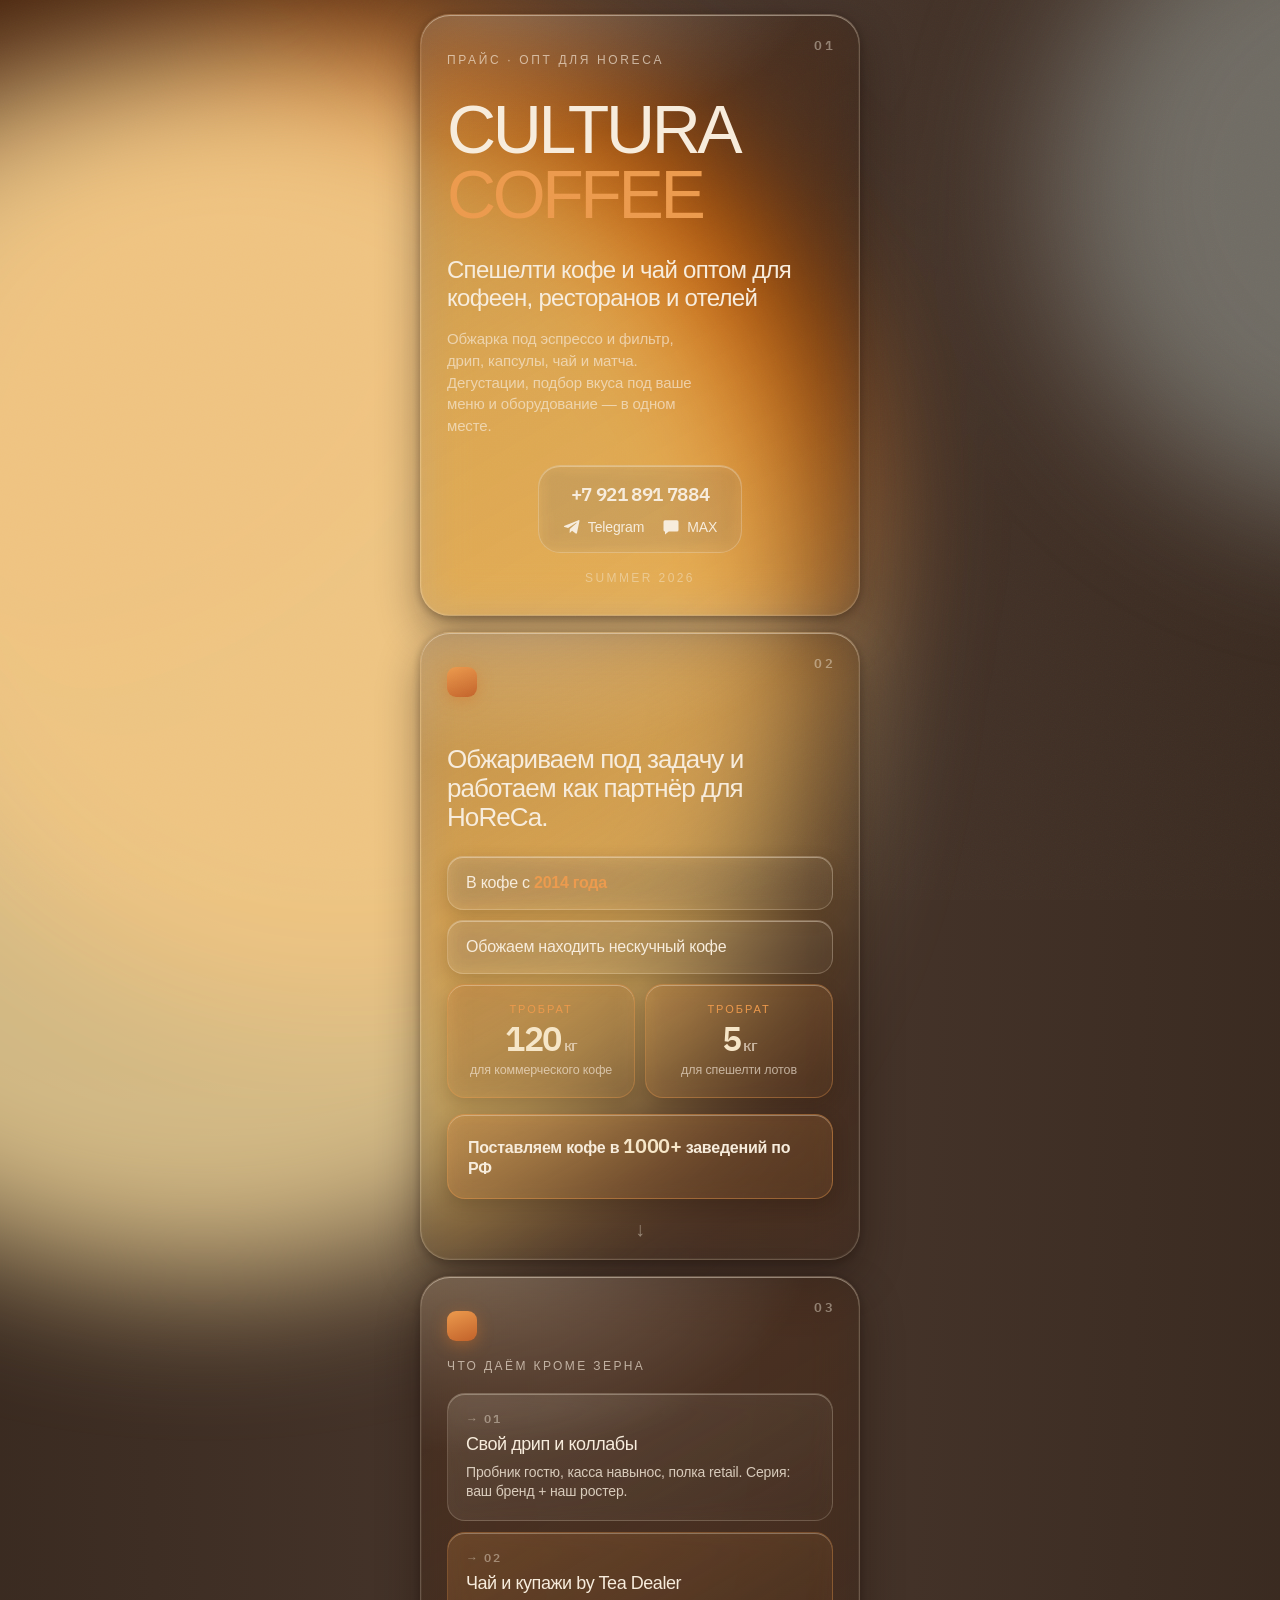
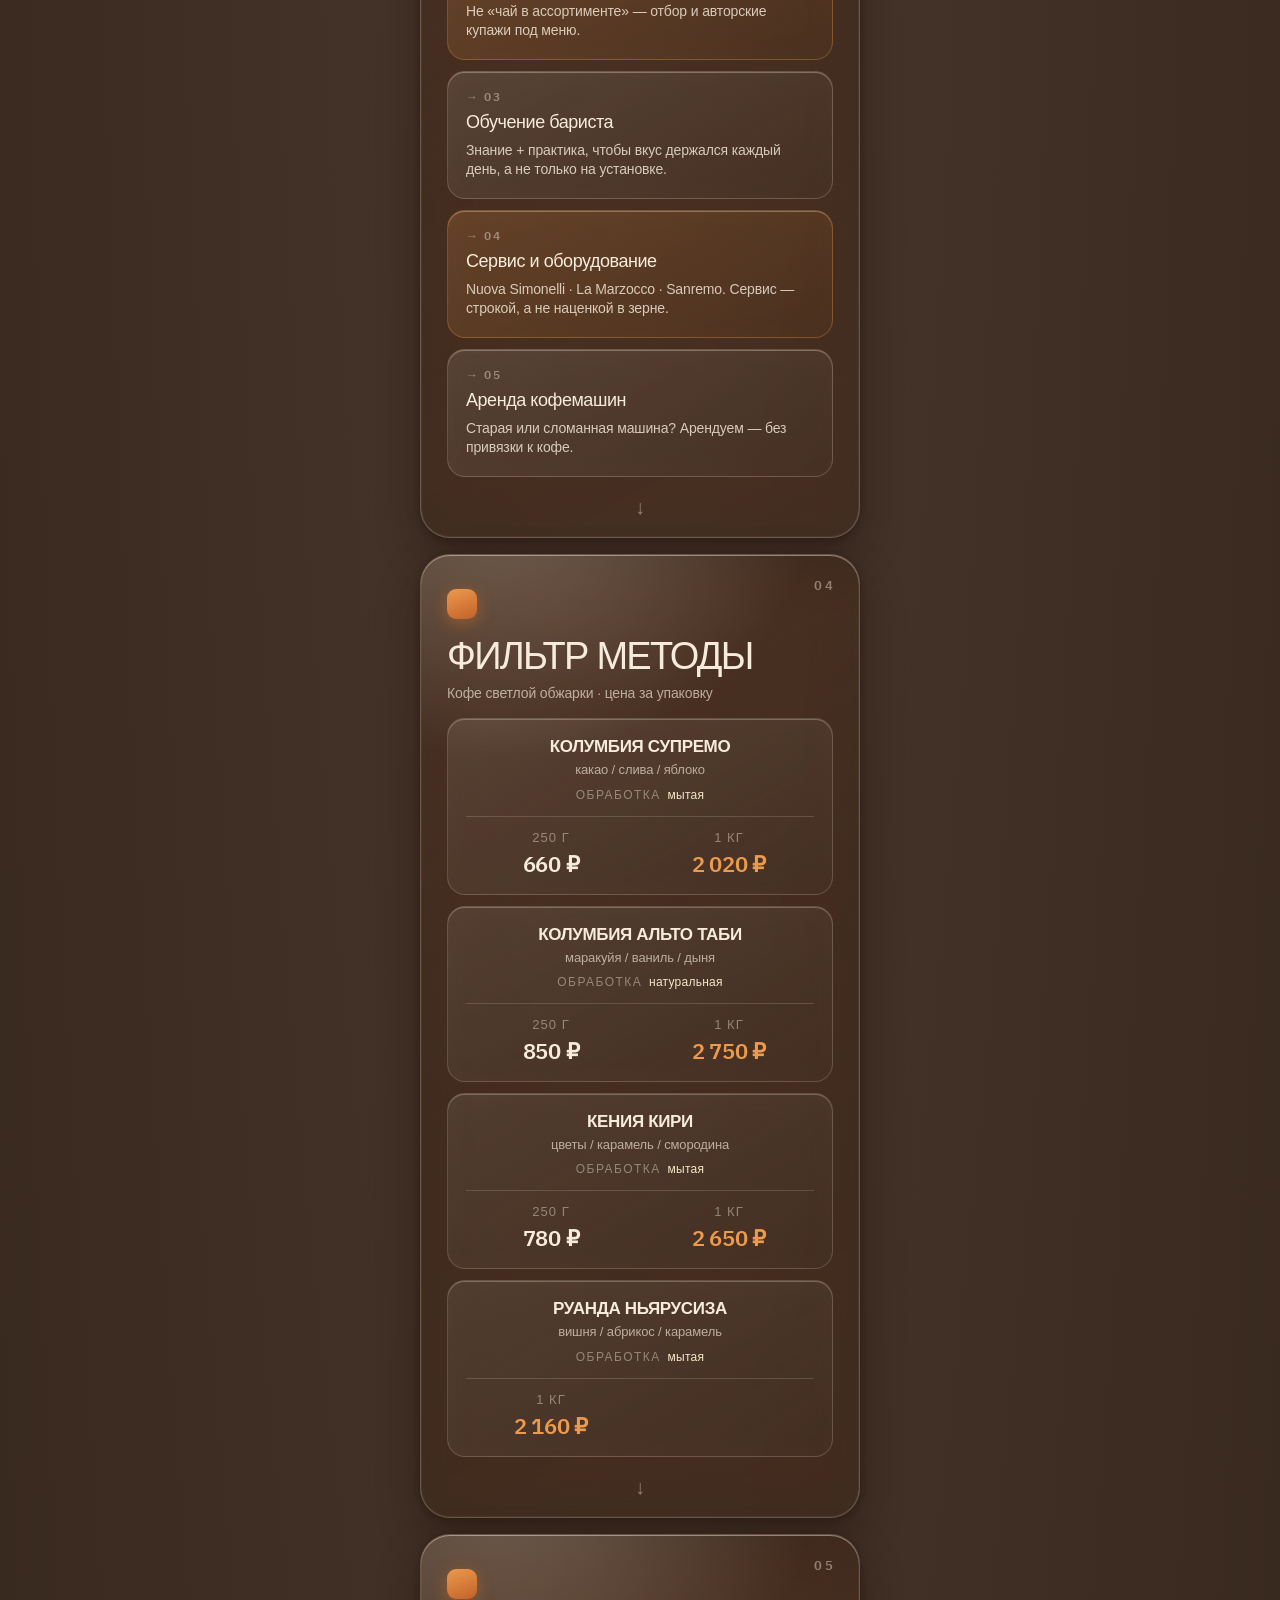
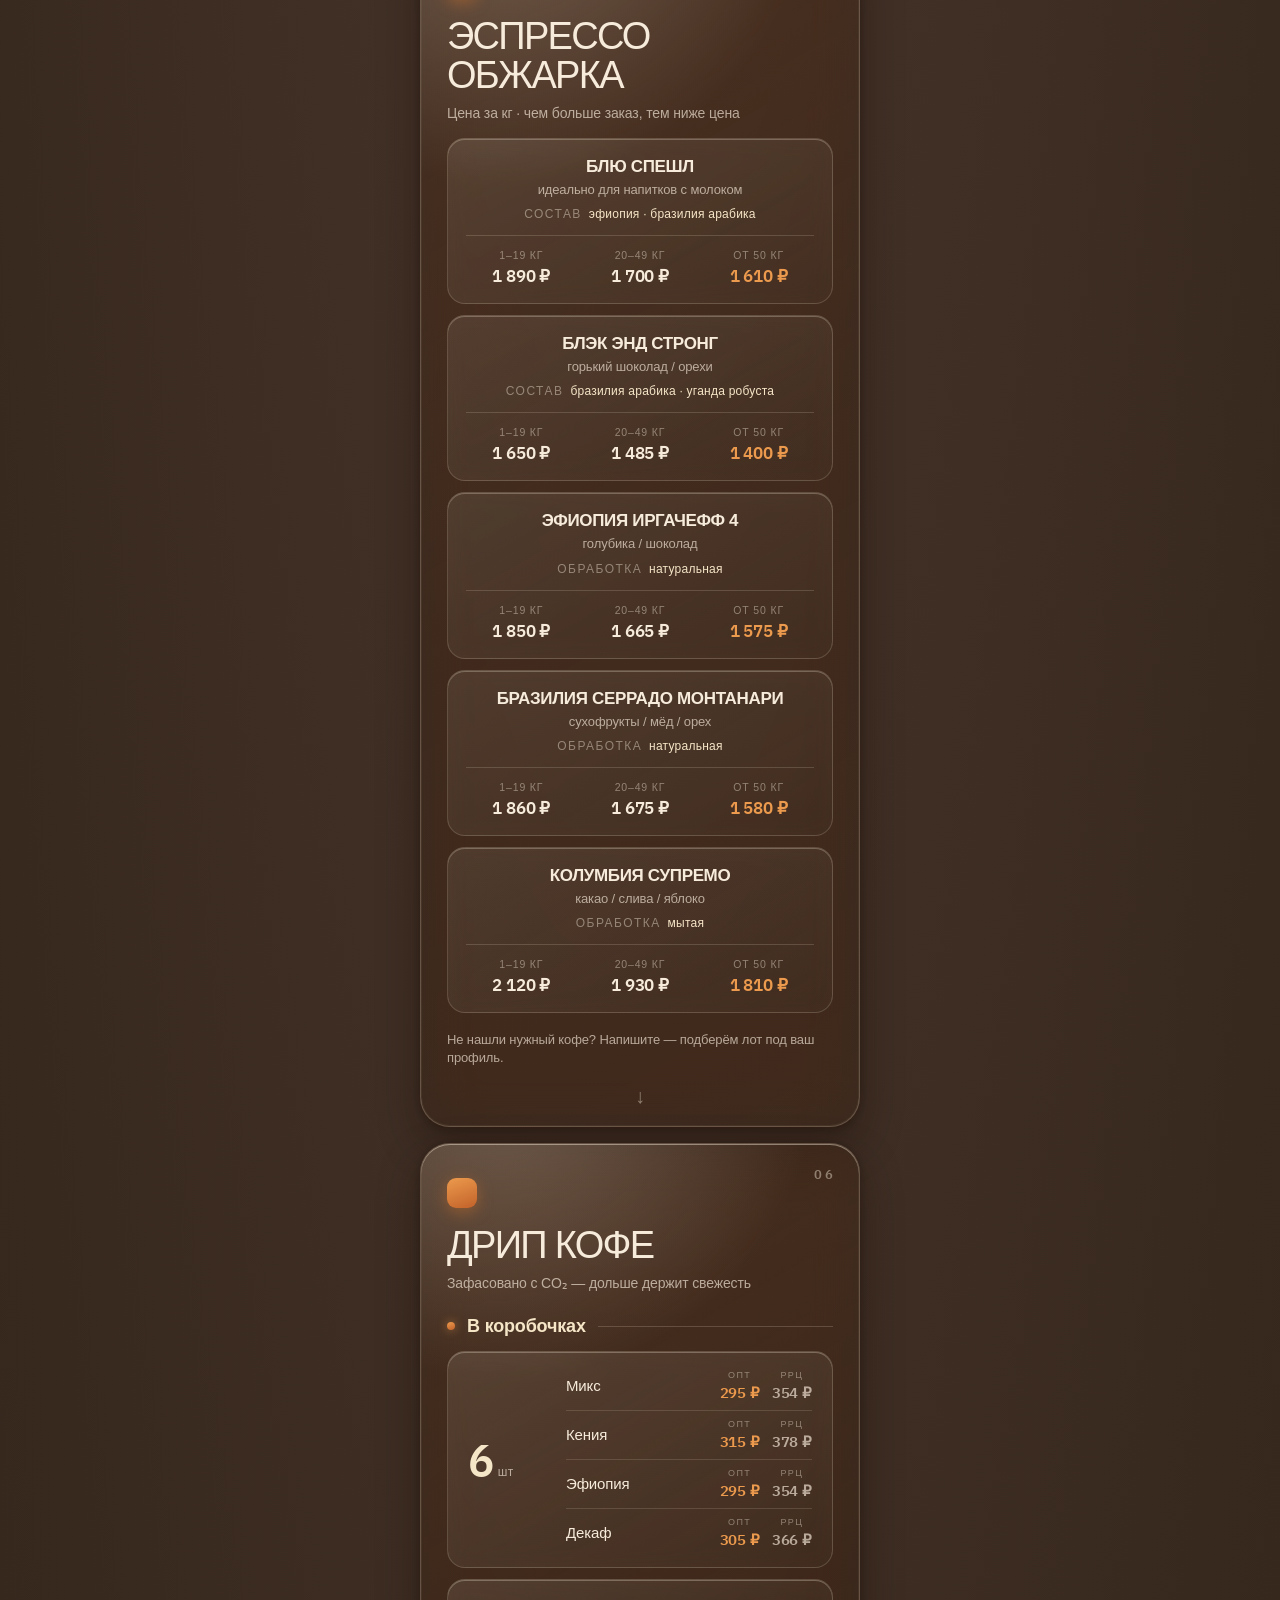
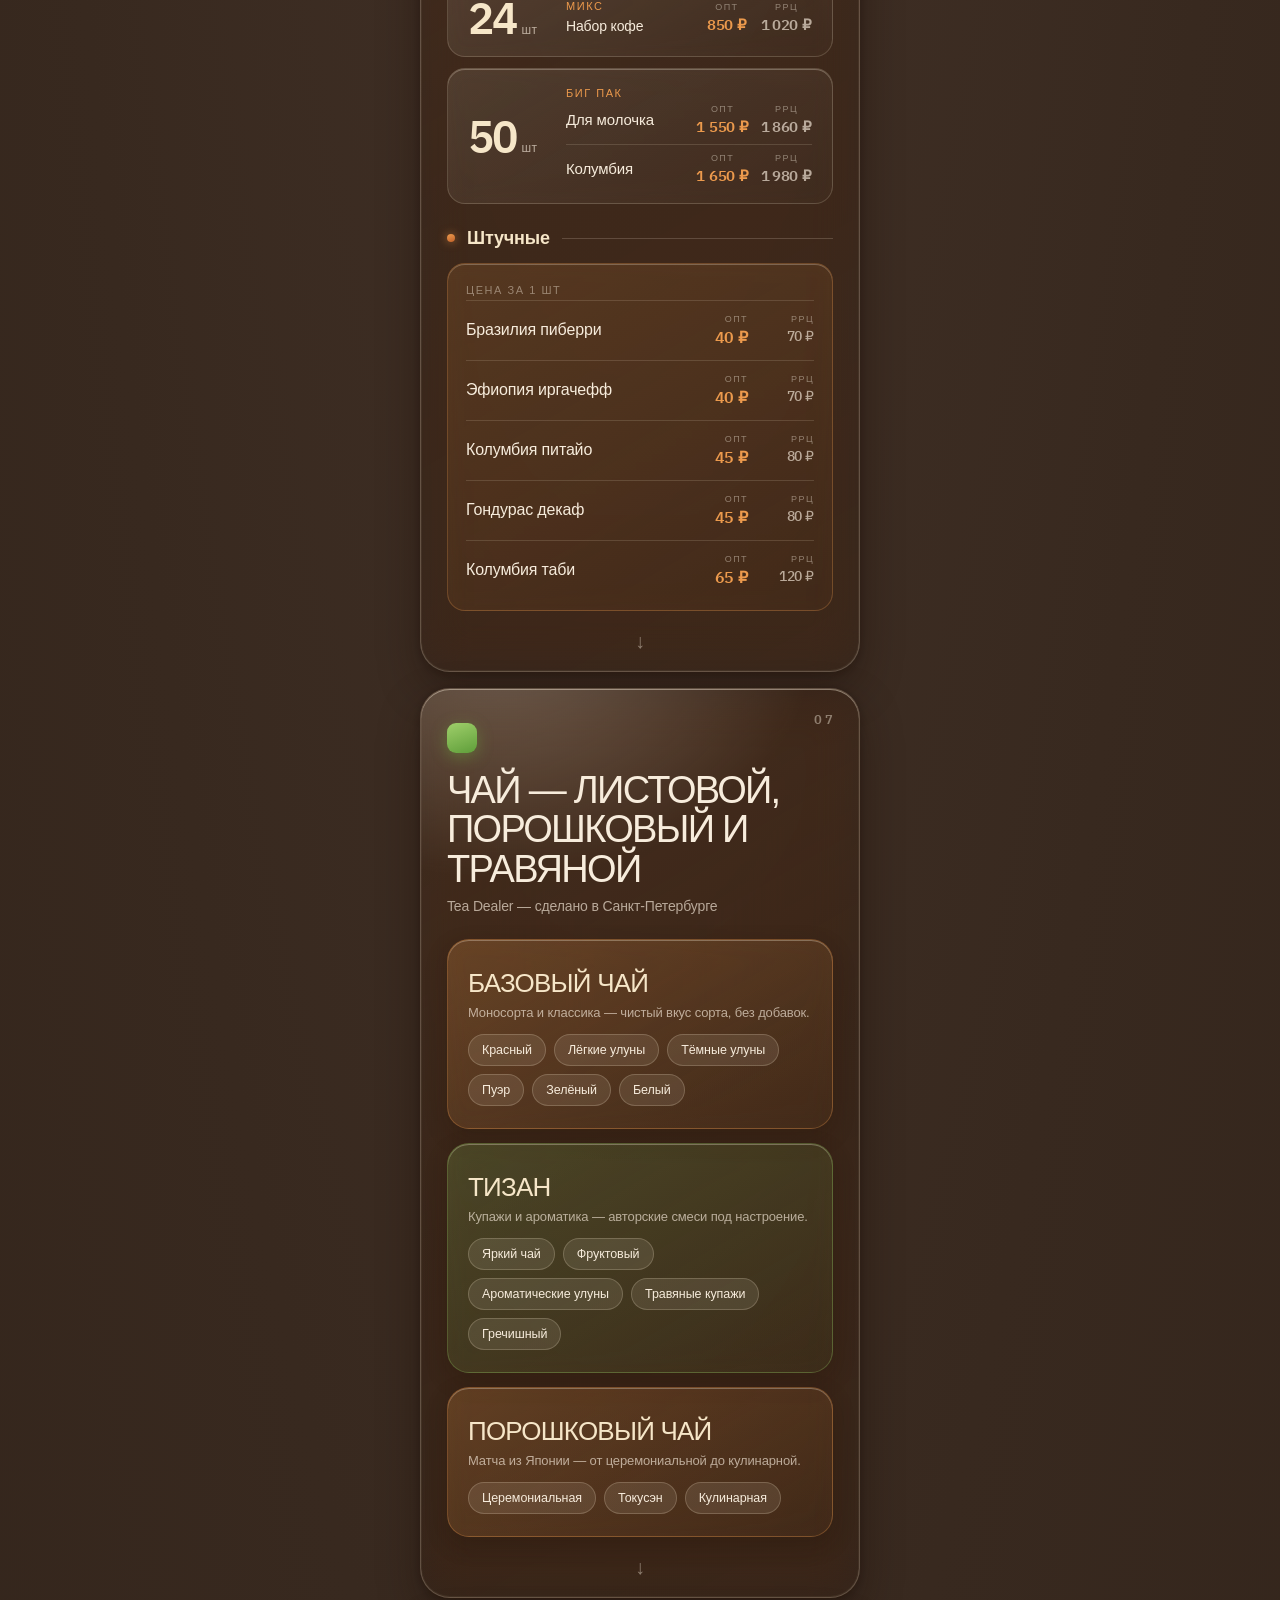
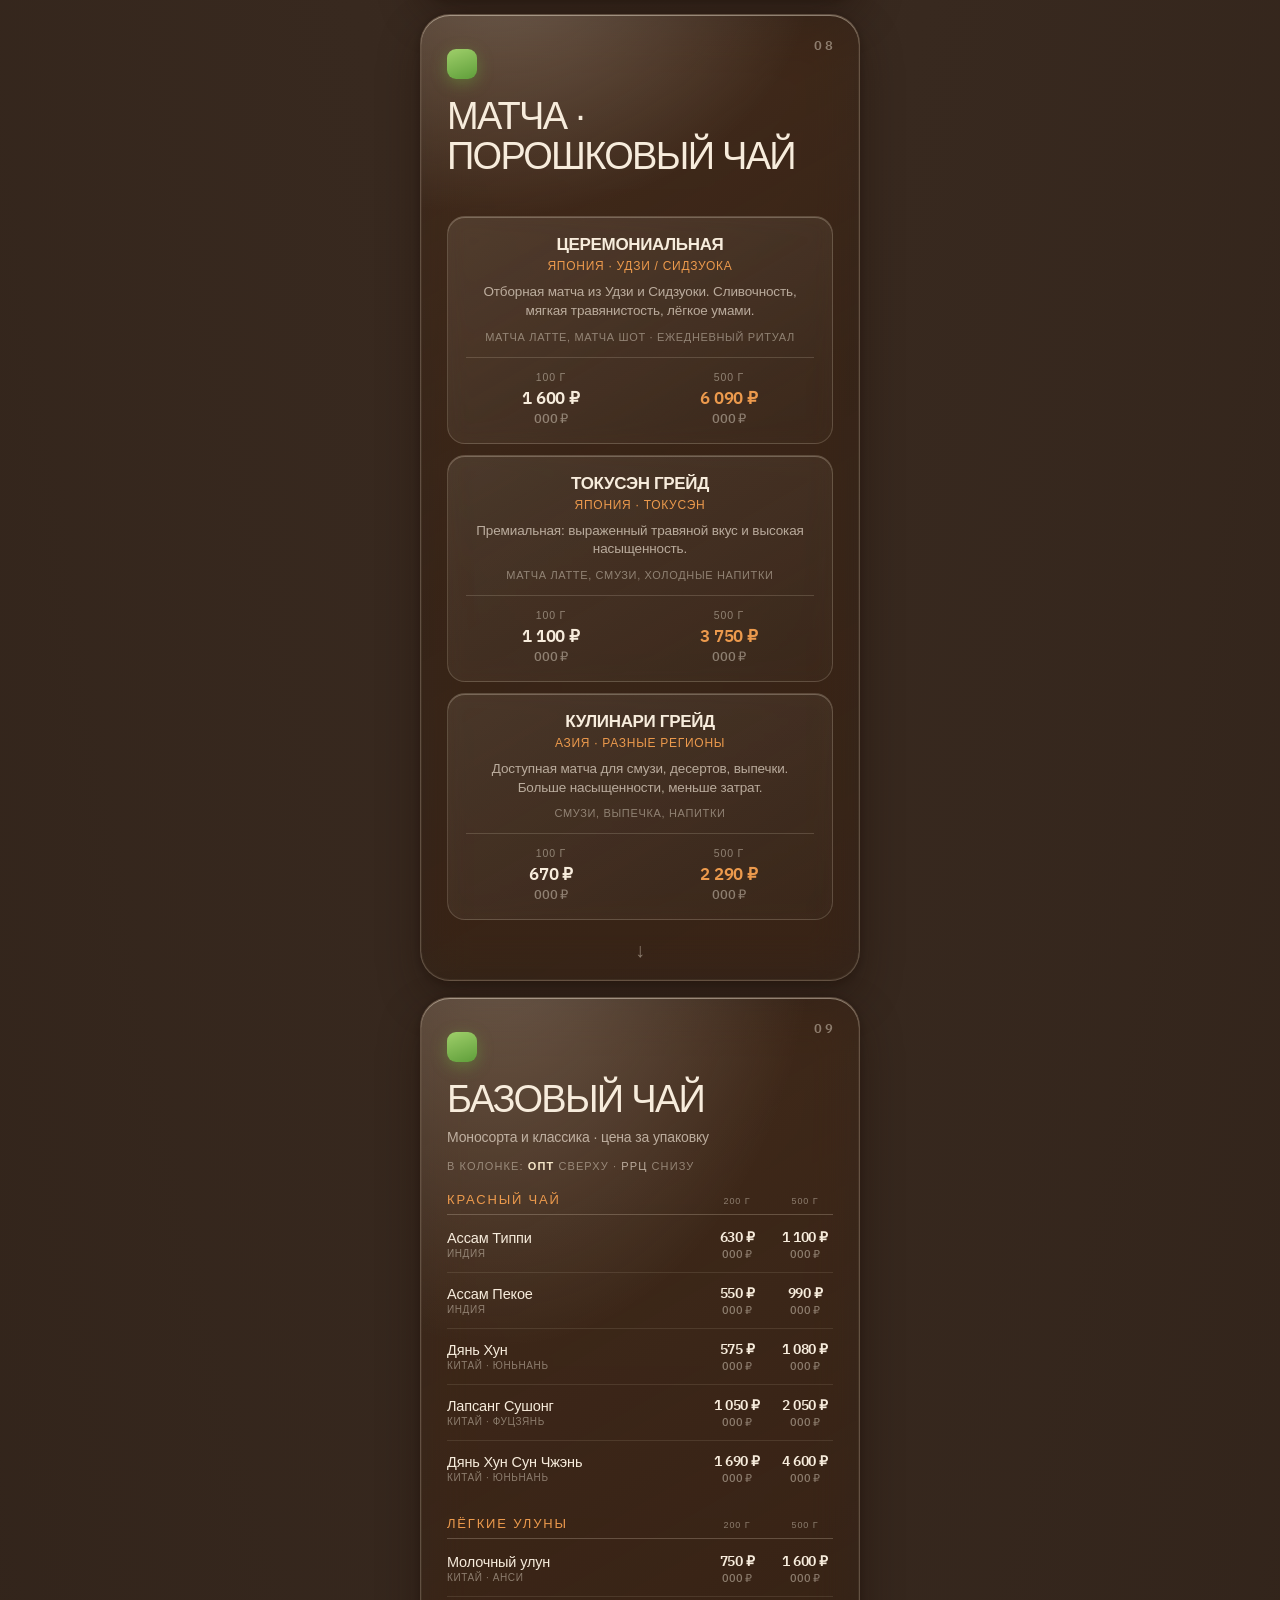
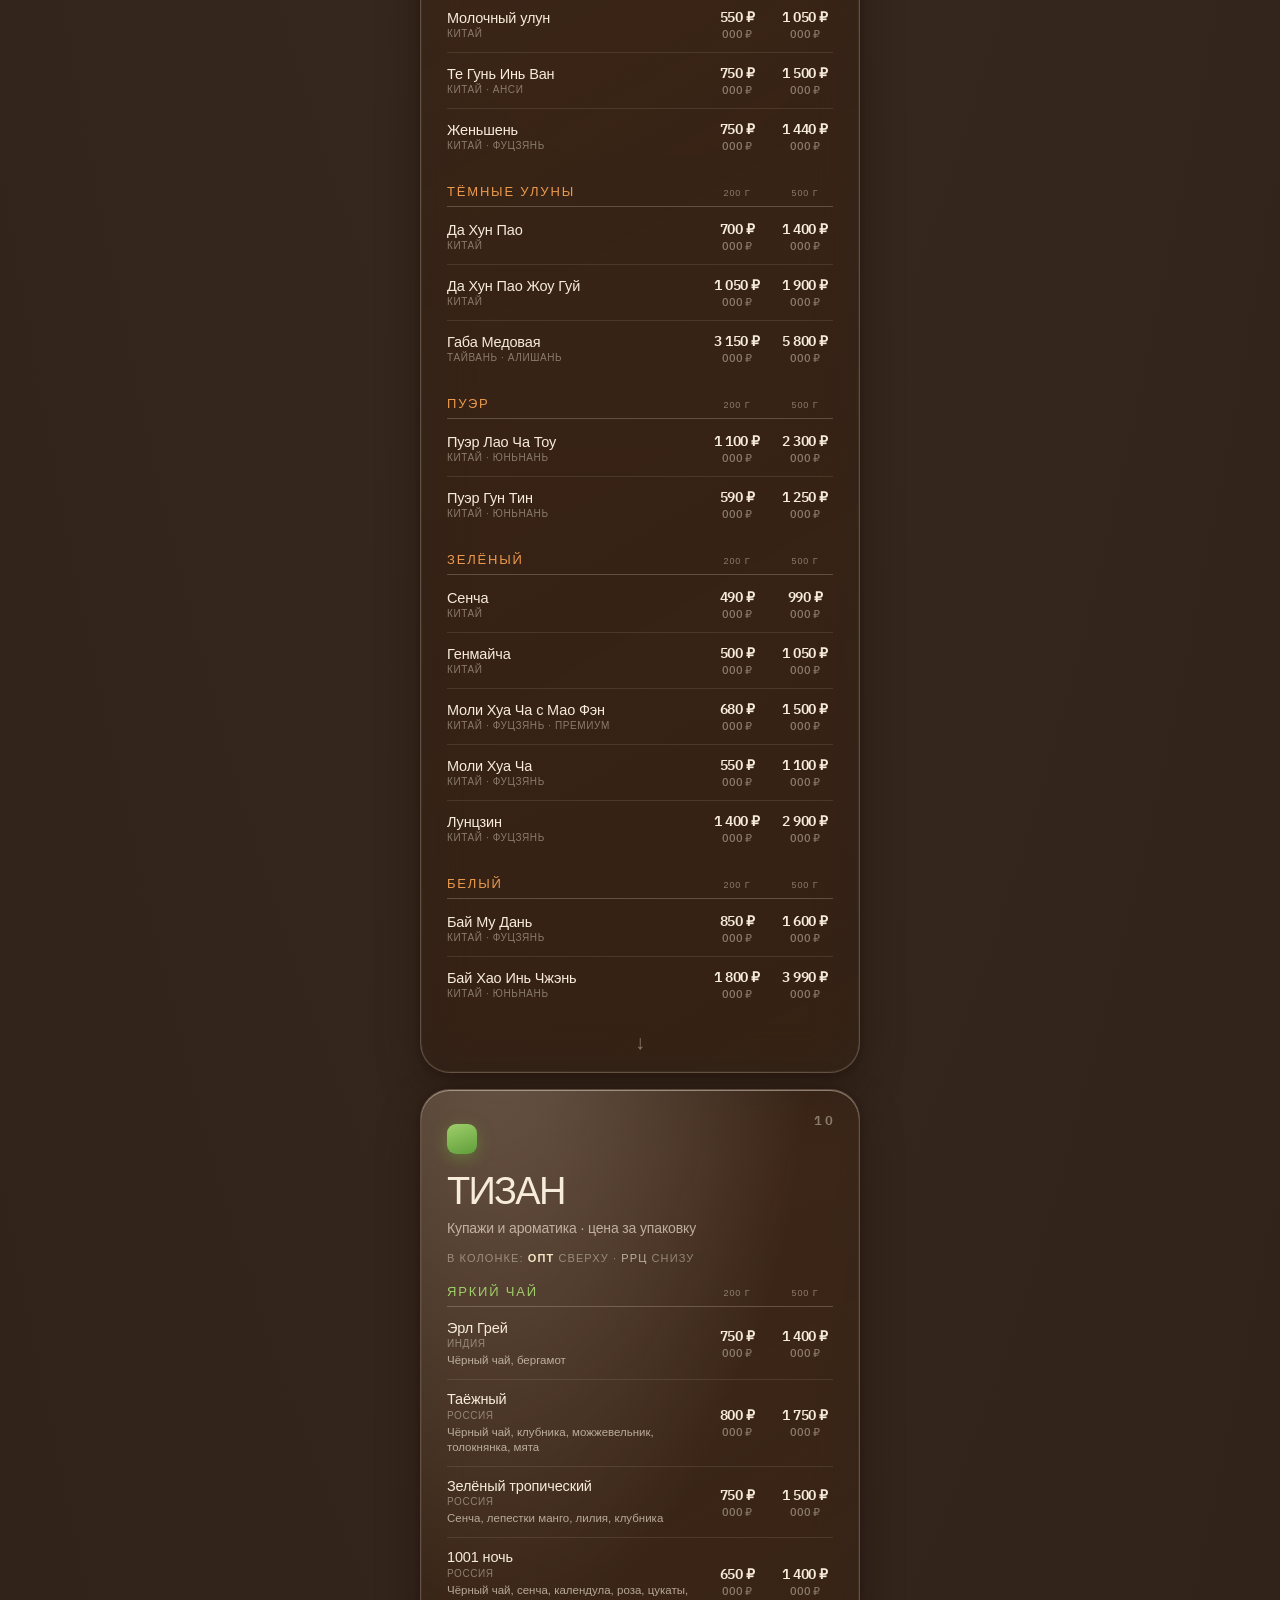
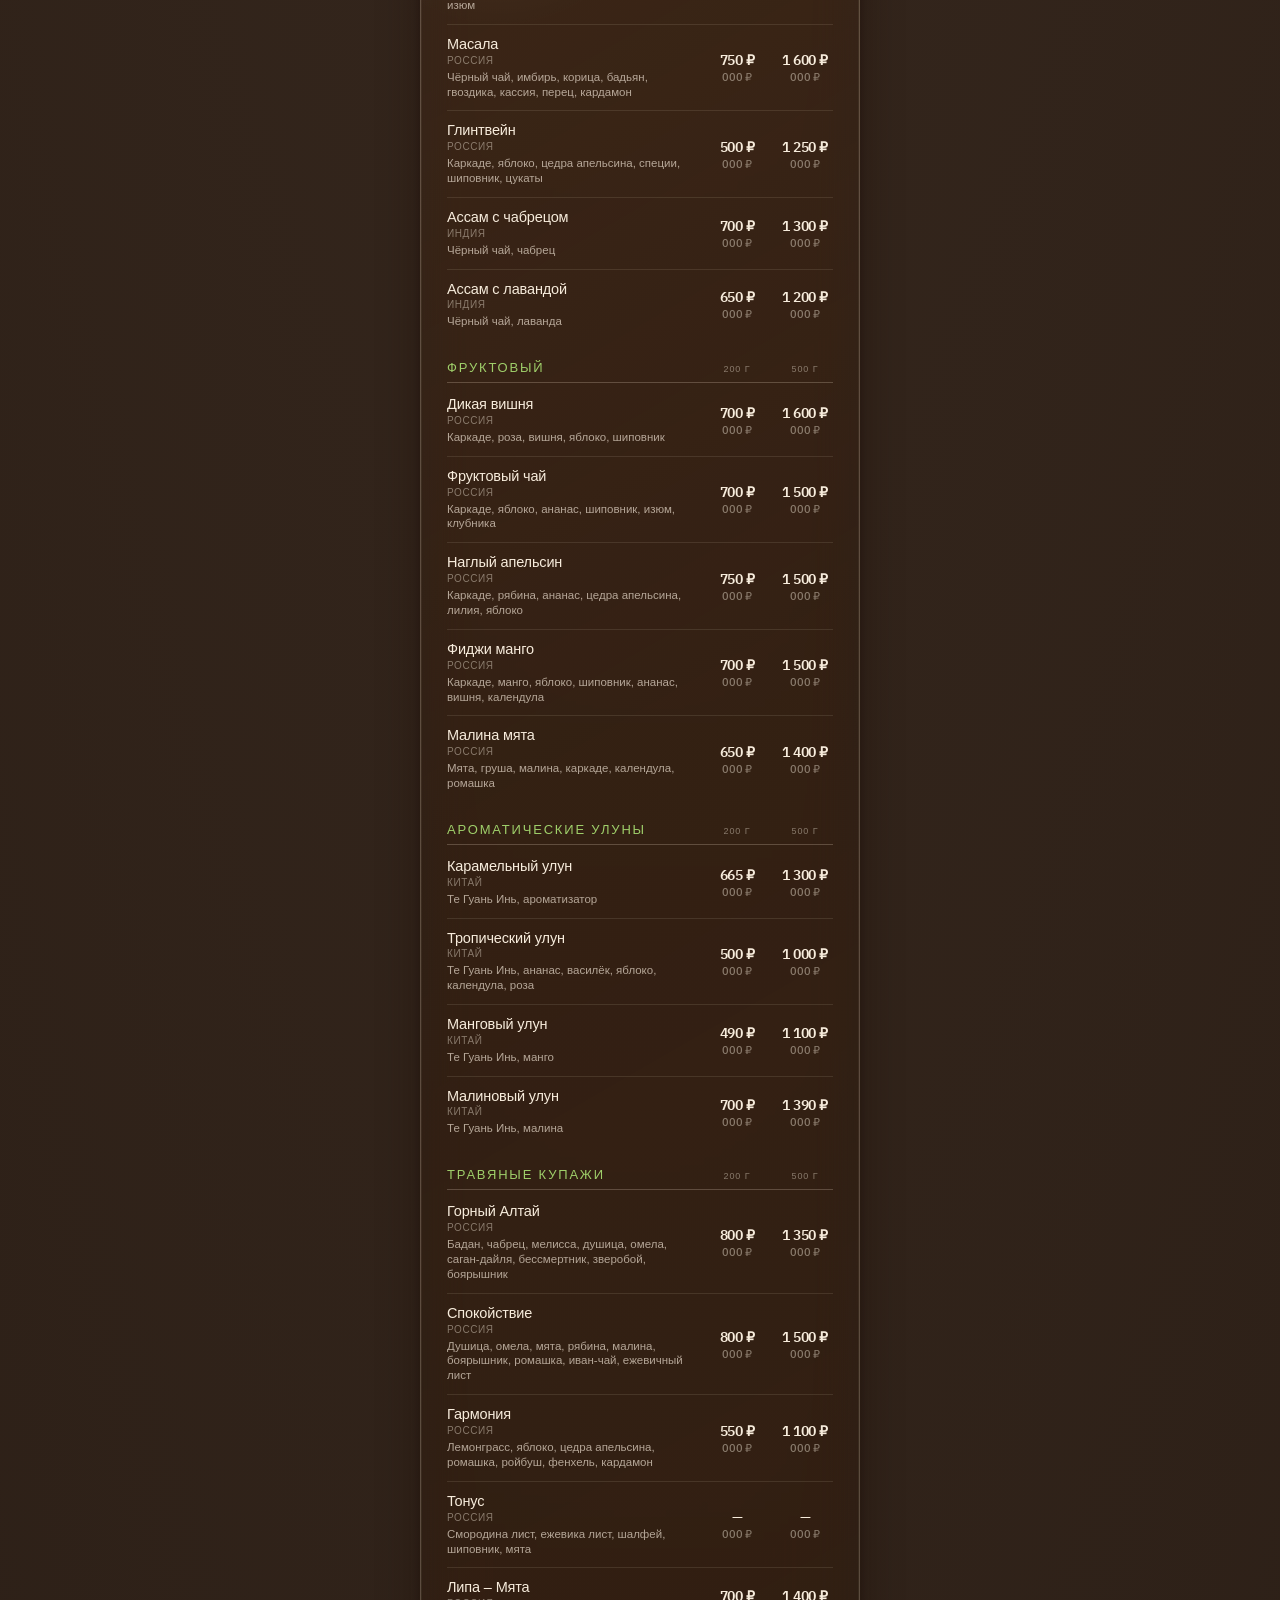
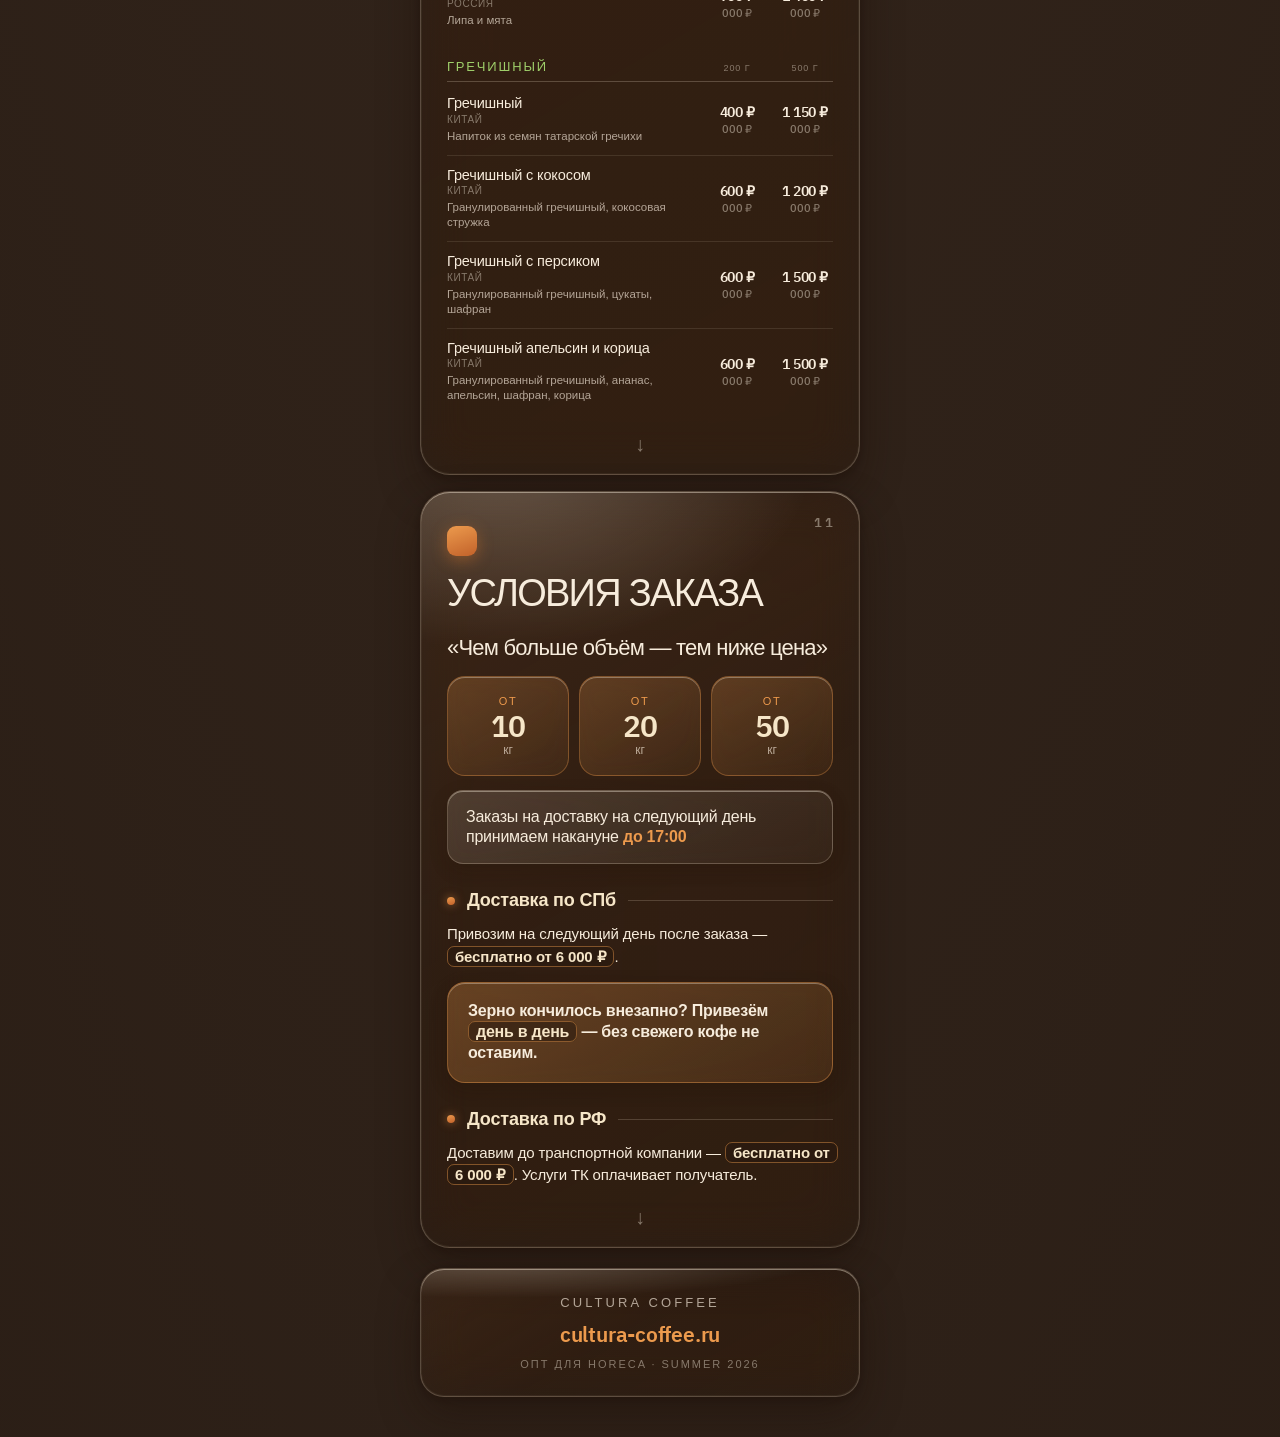
<file: uploads/ccr-price-pdf-ready (1).html>
<!DOCTYPE html>
<html lang="ru">
<head>
<meta charset="UTF-8">
<meta name="viewport" content="width=device-width, initial-scale=1.0, viewport-fit=cover">
<title>CULTURA COFFEE — прайс (полный)</title>
<style>
  /* IBM Plex Sans встроен (base64) — без внешних запросов */
@font-face{font-family:'IBM Plex Sans';font-style:normal;font-weight:500;font-display:swap;src:url([data-uri]) format('woff2');unicode-range:U+0000-00FF,U+0131,U+0152-0153,U+02BB-02BC,U+02C6,U+02DA,U+02DC,U+0304,U+0308,U+0329,U+2000-206F,U+20AC,U+2122,U+2191,U+2193,U+2212,U+2215,U+FEFF,U+FFFD;}
@font-face{font-family:'IBM Plex Sans';font-style:normal;font-weight:500;font-display:swap;src:url([data-uri]) format('woff2');unicode-range:U+0301,U+0400-045F,U+0490-0491,U+04B0-04B1,U+2116;}
@font-face{font-family:'IBM Plex Sans';font-style:normal;font-weight:600;font-display:swap;src:url([data-uri]) format('woff2');unicode-range:U+0000-00FF,U+0131,U+0152-0153,U+02BB-02BC,U+02C6,U+02DA,U+02DC,U+0304,U+0308,U+0329,U+2000-206F,U+20AC,U+2122,U+2191,U+2193,U+2212,U+2215,U+FEFF,U+FFFD;}
@font-face{font-family:'IBM Plex Sans';font-style:normal;font-weight:600;font-display:swap;src:url([data-uri]) format('woff2');unicode-range:U+0301,U+0400-045F,U+0490-0491,U+04B0-04B1,U+2116;}
  :root{
    --amber:#ec9a4d; --cream:#f6e6c8; --text:#f7ecdc;
    --muted:rgba(247,236,220,.66); --faint:rgba(247,236,220,.44);
    --radius:30px;
    --sans:"Helvetica Neue",Helvetica,Arial,sans-serif;
    --mono:"IBM Plex Sans","Helvetica Neue",Arial,sans-serif;
    --pad:14px;
    --glass-bg:linear-gradient(150deg, rgba(70,46,30,.34), rgba(34,22,15,.16) 48%, rgba(20,13,9,.10));
    --glass-border:rgba(255,238,214,.22);
    --glass-shadow:0 18px 42px rgba(28,15,6,.42),0 2px 8px rgba(28,15,6,.30),inset 0 1px 0 rgba(255,243,224,.40),inset 0 0 0 1px rgba(255,238,214,.05);
    --blur:saturate(150%) blur(22px);
  }
  *{box-sizing:border-box;} html,body{margin:0;}
  body{
    min-height:100vh;
    background:radial-gradient(140% 120% at 50% 4%, #4a382e 0%, #38291f 42%, #281c14 100%);
    font-family:var(--sans); color:var(--text); -webkit-font-smoothing:antialiased;
    padding:var(--pad); padding-top:max(var(--pad),env(safe-area-inset-top)); padding-bottom:max(40px,env(safe-area-inset-bottom));
  }
  .bg{ position:fixed; inset:-20%; z-index:0; filter:blur(70px) saturate(125%); pointer-events:none; }
  .blob{ position:absolute; border-radius:50%; }
  .blob.b1{ width:74vw;height:74vw; left:-16vw; top:-12vh; background:#3a1c0c; opacity:.95; animation:d1 36s ease-in-out infinite alternate; }
  .blob.b2{ width:78vw;height:78vw; left:8vw;  top:22vh; background:#d2742a; opacity:.85; animation:d2 42s ease-in-out infinite alternate; }
  .blob.b3{ width:96vw;height:96vw; left:-12vw; bottom:-22vh; background:#f3dcab; opacity:.8; animation:d3 32s ease-in-out infinite alternate; }
  .blob.b4{ width:52vw;height:52vw; right:-14vw; top:4vh; background:#bcc6c0; opacity:.42; animation:d1 46s ease-in-out infinite alternate; }
  @keyframes d1{ to{ transform:translate(7vw,5vh) scale(1.10);} }
  @keyframes d2{ to{ transform:translate(-6vw,-4vh) scale(1.08);} }
  @keyframes d3{ to{ transform:translate(5vw,-7vh) scale(1.12);} }
  @media (prefers-reduced-motion:reduce){ .blob{ animation:none !important; } }
  .grain{ position:fixed; inset:0; z-index:5; pointer-events:none; opacity:.10; mix-blend-mode:soft-light;
    background-image:url("data:image/svg+xml,%3Csvg xmlns='http://www.w3.org/2000/svg' width='160' height='160'%3E%3Cfilter id='n'%3E%3CfeTurbulence type='fractalNoise' baseFrequency='0.85' numOctaves='2' stitchTiles='stitch'/%3E%3C/filter%3E%3Crect width='100%25' height='100%25' filter='url(%23n)'/%3E%3C/svg%3E");
    background-size:160px 160px; }

  .deck{ position:relative; z-index:1; max-width:440px; margin:0 auto; display:flex; flex-direction:column; gap:16px; }

  .card{
    position:relative; width:100%;
    min-height:calc((100vw - var(--pad) * 2) * 4 / 3);
    border-radius:var(--radius); padding:34px 26px 60px;
    display:flex; flex-direction:column;
    background:var(--glass-bg); border:1px solid var(--glass-border); box-shadow:var(--glass-shadow);
    -webkit-backdrop-filter:var(--blur); backdrop-filter:var(--blur);
    overflow:hidden; isolation:isolate;
  }
  @media (min-width:472px){ .card{ min-height:calc(440px * 4 / 3); } }
  .card::before{ content:""; position:absolute; top:0;left:0;right:0; height:55%;
    background:radial-gradient(120% 80% at 18% -10%, rgba(255,243,224,.26), rgba(255,243,224,0) 60%); pointer-events:none; z-index:0; }
  .card > *{ position:relative; z-index:1; }
  .card__no{ position:absolute; top:22px;right:24px; font-family:var(--mono); font-size:13px;font-weight:600; letter-spacing:.18em; color:var(--faint); z-index:2; }
  .card__scroll{ position:absolute; left:0;right:0;bottom:20px; text-align:center; font-size:20px;line-height:1; color:var(--faint); }

  .marker{ width:42px;height:42px; border-radius:12px; background:linear-gradient(160deg,var(--amber),#c2622a); margin-bottom:24px; box-shadow:0 4px 16px rgba(210,116,42,.45); }
  .marker--sm{ width:30px;height:30px;border-radius:9px;margin-bottom:18px; }

  /* ОБЛОЖКА */
  .hero{ padding:38px 26px 30px; justify-content:space-between; }
  .hero__eyebrow{ font-size:12px;letter-spacing:.22em;text-transform:uppercase; color:var(--muted); margin-bottom:30px; }
  .hero h1{ margin:0;font-weight:500; font-size:clamp(46px,15.5vw,68px); line-height:.96;letter-spacing:-.05em;text-transform:uppercase; }
  .hero h1 .ln2{ color:var(--amber); }
  .hero__mid{ flex:1 1 auto; display:flex; flex-direction:column; justify-content:center; padding:28px 0; }
  .hero__offer{ font-size:clamp(20px,5.6vw,24px); line-height:1.18;letter-spacing:-.03em;font-weight:500; }
  .hero__sub{ margin-top:16px;font-size:15px;line-height:1.45; letter-spacing:-.01em;color:var(--muted);max-width:30ch; }
  .hero__bottom{ display:flex;flex-direction:column;align-items:center; }
  .pill{ border-radius:22px; padding:16px 24px; display:inline-flex;flex-direction:column;align-items:center;gap:12px;
    background:rgba(255,243,224,.10); border:1px solid rgba(255,243,224,.24); box-shadow:inset 0 1px 0 rgba(255,243,224,.35);
    -webkit-backdrop-filter:blur(8px); backdrop-filter:blur(8px); }
  .pill__row{ display:flex;flex-wrap:wrap;align-items:center;justify-content:center;gap:18px; }
  .pill .phone{ font-family:var(--mono);font-size:19px;font-weight:600; letter-spacing:-.02em;color:var(--text);text-decoration:none;white-space:nowrap; }
  .chip{ display:inline-flex;align-items:center;gap:7px;color:var(--text);text-decoration:none;font-size:14px;letter-spacing:-.01em; }
  .chip svg{ width:18px;height:18px;display:block; }
  .hero__foot{ margin-top:18px;text-align:center;font-size:12px;letter-spacing:.2em;text-transform:uppercase;color:var(--faint); }

  /* ЗАГОЛОВКИ */
  .head h2{ margin:0;font-weight:400; font-size:clamp(30px,8vw,38px); line-height:1.04;letter-spacing:-.045em;text-transform:uppercase; }
  .head .sub{ margin-top:8px;font-size:14px;line-height:1.3;letter-spacing:-.01em;color:var(--muted); }
  .eyebrow{ font-size:12px;letter-spacing:.2em;text-transform:uppercase;color:var(--muted); }

  /* О НАС */
  .story__thesis{ margin-top:30px;font-size:clamp(22px,6vw,26px); line-height:1.12;letter-spacing:-.035em;font-weight:500; }
  .story__copy{ margin-top:20px;display:flex;flex-direction:column;gap:13px; }
  .story__copy p{ margin:0;font-size:15.5px;line-height:1.42;letter-spacing:-.01em;color:rgba(247,236,220,.86); }
  .note{ margin-top:22px;border-radius:20px;padding:22px 22px 24px;
    background:linear-gradient(150deg, rgba(236,154,77,.26), rgba(236,154,77,.08)); border:1px solid rgba(236,154,77,.34);
    box-shadow:inset 0 1px 0 rgba(255,243,224,.30); -webkit-backdrop-filter:blur(10px); backdrop-filter:blur(10px); }
  .note__label{ font-size:11px;letter-spacing:.16em;text-transform:uppercase;color:var(--muted);margin-bottom:12px; }
  .note__text{ font-size:16px;line-height:1.36;letter-spacing:-.015em; }
  .note__proof{ margin-top:18px;padding-top:16px;border-top:1px solid rgba(255,243,224,.22); font-size:15px;line-height:1.2;font-weight:600;letter-spacing:-.01em; }

  /* О НАС — факты-кнопки на стекле */
  .facts{ margin-top:24px; display:flex; flex-direction:column; gap:10px; }
  .fact{ border-radius:16px; padding:16px 18px; font-size:16px; line-height:1.25; letter-spacing:-.015em;
    background:linear-gradient(150deg, rgba(255,243,224,.14), rgba(255,243,224,.04));
    border:1px solid rgba(255,238,214,.22);
    box-shadow:inset 0 1px 0 rgba(255,243,224,.40), 0 6px 18px rgba(28,15,6,.20);
    -webkit-backdrop-filter:blur(10px); backdrop-filter:blur(10px); }
  .fact b{ color:var(--amber); font-weight:600; }

  .probats{ margin-top:10px; display:grid; grid-template-columns:1fr 1fr; gap:10px; }
  .probat{ border-radius:18px; padding:18px 16px; text-align:center;
    background:linear-gradient(150deg, rgba(236,154,77,.24), rgba(236,154,77,.07));
    border:1px solid rgba(236,154,77,.32);
    box-shadow:inset 0 1px 0 rgba(255,243,224,.34), 0 6px 18px rgba(28,15,6,.20);
    -webkit-backdrop-filter:blur(10px); backdrop-filter:blur(10px); }
  .probat__brand{ font-size:11px; letter-spacing:.18em; text-transform:uppercase; color:var(--amber); }
  .probat__num{ margin-top:6px; font-family:var(--mono); font-weight:600; font-size:34px; line-height:1; letter-spacing:-.04em; color:var(--cream); }
  .probat__num span{ font-size:15px; margin-left:3px; color:var(--muted); }
  .probat__use{ margin-top:8px; font-size:12.5px; line-height:1.25; letter-spacing:-.01em; color:var(--muted); }

  .proof{ margin-top:16px; border-radius:18px; padding:18px 20px; font-size:16px; line-height:1.3; font-weight:600; letter-spacing:-.015em;
    background:linear-gradient(150deg, rgba(236,154,77,.30), rgba(236,154,77,.12));
    border:1px solid rgba(236,154,77,.40);
    box-shadow:inset 0 1px 0 rgba(255,243,224,.34), 0 6px 18px rgba(28,15,6,.22);
    -webkit-backdrop-filter:blur(10px); backdrop-filter:blur(10px); }
  .proof b{ font-family:var(--mono); font-size:20px; color:var(--cream); letter-spacing:-.02em; }

  /* НАПРАВЛЕНИЯ */
  .kp-list{ margin-top:20px;display:flex;flex-direction:column;gap:11px; }
  .kp{ border-radius:18px; padding:17px 18px 19px;
    background:linear-gradient(150deg, rgba(255,243,224,.12), rgba(255,243,224,.03)); border:1px solid rgba(255,238,214,.18);
    box-shadow:inset 0 1px 0 rgba(255,243,224,.30); -webkit-backdrop-filter:blur(10px); backdrop-filter:blur(10px); }
  .kp:nth-child(even){ background:linear-gradient(150deg, rgba(236,154,77,.22), rgba(236,154,77,.06)); border-color:rgba(236,154,77,.28); }
  .kp__idx{ font-family:var(--mono);font-size:12px;font-weight:600;letter-spacing:.14em;text-transform:uppercase;color:var(--faint); }
  .kp__title{ margin-top:8px;font-size:18px;line-height:1.14;letter-spacing:-.025em;font-weight:500; }
  .kp__copy{ margin-top:9px;font-size:14px;line-height:1.34;letter-spacing:-.01em;color:rgba(247,236,220,.82); }

  /* ЛЕГЕНДА ЦЕН */
  .price-legend{ margin-top:14px; font-size:11px; letter-spacing:.1em; text-transform:uppercase; color:var(--faint); }
  .price-legend b{ color:var(--cream); font-weight:600; }
  .price-legend i{ color:var(--muted); font-style:normal; }

  /* ПРАЙС · КАРТОЧКА ТОВАРА */
  .items{ margin-top:16px; display:flex; flex-direction:column; gap:11px; }
  .item{ border-radius:18px; padding:18px 18px 16px;
    background:linear-gradient(150deg, rgba(255,243,224,.10), rgba(255,243,224,.03)); border:1px solid rgba(255,238,214,.16);
    box-shadow:inset 0 1px 0 rgba(255,243,224,.26); -webkit-backdrop-filter:blur(10px); backdrop-filter:blur(10px); text-align:center; }
  .item__name{ font-size:17px;line-height:1.12;letter-spacing:-.02em;font-weight:600;text-transform:uppercase; }
  .item__taste{ margin-top:6px;font-size:13px;line-height:1.25;letter-spacing:-.01em;color:var(--muted);text-transform:lowercase; }
  .item__proc{ margin-top:9px;font-size:12px;letter-spacing:.02em; }
  .item__proc .lbl{ text-transform:uppercase;letter-spacing:.12em;color:var(--faint);margin-right:7px; }
  .item__proc .val{ color:var(--cream); }

  /* увеличенная карточка (Колумбия супремо в фильтре) */
  .item--lg .item__name{ font-size:24px; letter-spacing:-.03em; }
  .item--lg .item__taste{ margin-top:9px; font-size:18px; }
  .item--lg .item__proc{ margin-top:9px; font-size:18px; }
  .item--lg .item__proc .lbl{ font-size:12px; letter-spacing:.12em; margin-right:8px; }
  .item--lg .item__proc .val{ font-size:18px; }

  /* карточка чая: страна / описание / подходит */
  .item__from{ margin-top:5px; font-size:12px; letter-spacing:.06em; text-transform:uppercase; color:var(--amber); }
  .item__desc{ margin-top:10px; font-size:13.5px; line-height:1.38; letter-spacing:-.01em; color:var(--muted); }
  .item__for{ margin-top:10px; font-size:11px; letter-spacing:.06em; text-transform:uppercase; color:var(--faint); }
  .marker--tea{ background:linear-gradient(160deg,#9fcf6a,#5f9e3a); box-shadow:0 4px 16px rgba(111,174,63,.42); }

  /* выделенный заголовок секции */
  .part__title{ display:flex; align-items:center; gap:12px; margin-bottom:14px; font-size:18px; font-weight:600; letter-spacing:-.01em; color:var(--cream); }
  .part__title::before{ content:""; width:8px;height:8px;border-radius:50%; background:linear-gradient(160deg,var(--amber),#c2622a); box-shadow:0 0 10px rgba(236,154,77,.6); }
  .part__title--tea::before{ background:linear-gradient(160deg,#9fcf6a,#5f9e3a); box-shadow:0 0 10px rgba(111,174,63,.6); }
  .part__title::after{ content:""; flex:1 1 auto; height:1px; background:rgba(255,238,214,.18); }

  /* концепт двух акцентов */
  .concept{ margin-top:24px; display:flex; flex-direction:column; gap:14px; }
  .concept__block{ border-radius:22px; padding:22px 20px; border:1px solid rgba(255,238,214,.18);
    box-shadow:inset 0 1px 0 rgba(255,243,224,.30), 0 8px 22px rgba(28,15,6,.22);
    -webkit-backdrop-filter:blur(12px); backdrop-filter:blur(12px); }
  .concept__block.is-base{ background:linear-gradient(150deg, rgba(236,154,77,.24), rgba(236,154,77,.06)); border-color:rgba(236,154,77,.30); }
  .concept__block.is-tisane{ background:linear-gradient(150deg, rgba(143,191,94,.22), rgba(143,191,94,.06)); border-color:rgba(143,191,94,.30); }
  .concept__kicker{ font-size:11px; letter-spacing:.2em; text-transform:uppercase; }
  .is-base .concept__kicker{ color:var(--amber); }
  .is-tisane .concept__kicker{ color:#9fcf6a; }
  .concept__title{ margin-top:6px; font-size:26px; font-weight:500; letter-spacing:-.03em; text-transform:uppercase; color:var(--cream); }
  .concept__desc{ margin-top:6px; font-size:13px; color:var(--muted); letter-spacing:-.01em; }
  .concept__cats{ margin-top:14px; display:flex; flex-wrap:wrap; gap:8px; }
  .cat-chip{ font-size:12.5px; letter-spacing:-.005em; padding:8px 13px; border-radius:999px; background:rgba(255,243,224,.10); border:1px solid rgba(255,238,214,.20); }

  /* список листового чая */
  .tea-cat{ margin-top:20px; }
  .tea-cat__h{ display:flex; align-items:baseline; justify-content:space-between; gap:10px; padding-bottom:7px; margin-bottom:2px; border-bottom:1px solid rgba(255,238,214,.22); }
  .tea-cat__name{ font-size:13px; letter-spacing:.14em; text-transform:uppercase; color:var(--amber); }
  .tea-cat.is-tisane .tea-cat__name{ color:#9fcf6a; }
  .tea-cat__cols{ display:flex; gap:12px; }
  .tea-cat__cols span{ min-width:56px; text-align:center; font-size:9px; letter-spacing:.1em; text-transform:uppercase; color:var(--faint); }
  .tea-row{ display:flex; gap:12px; align-items:center; padding:11px 0; border-bottom:1px solid rgba(255,238,214,.10); }
  .tea-row:last-child{ border-bottom:0; }
  .tea-row__main{ flex:1 1 auto; min-width:0; }
  .tea-row__name{ font-size:14.5px; letter-spacing:-.01em; line-height:1.15; }
  .tea-row__from{ margin-top:2px; font-size:10px; letter-spacing:.06em; text-transform:uppercase; color:var(--faint); }
  .tea-row__mix{ margin-top:4px; font-size:11.5px; line-height:1.3; color:var(--muted); }
  .tea-row__prices{ flex:0 0 auto; display:flex; gap:12px; }
  .tea-price{ min-width:56px; text-align:center; }
  .tea-price__opt{ font-family:var(--mono); font-weight:600; font-size:13.5px; letter-spacing:-.02em; font-variant-numeric:tabular-nums; color:var(--text); white-space:nowrap; }
  .tea-price__rrc{ margin-top:1px; font-family:var(--mono); font-weight:500; font-size:10.5px; letter-spacing:-.02em; font-variant-numeric:tabular-nums; color:var(--faint); white-space:nowrap; }

  /* условия заказа */
  .hl{ color:var(--cream); font-weight:700; background:rgba(40,26,16,.55);
    padding:1px 7px; border-radius:7px; box-decoration-break:clone; -webkit-box-decoration-break:clone;
    border:1px solid rgba(236,154,77,.45); }
  .tiers{ margin-top:16px; display:grid; grid-template-columns:repeat(3,1fr); gap:10px; }
  .tier{ border-radius:18px; padding:18px 8px; text-align:center;
    background:linear-gradient(150deg, rgba(236,154,77,.24), rgba(236,154,77,.07)); border:1px solid rgba(236,154,77,.32);
    box-shadow:inset 0 1px 0 rgba(255,243,224,.34); -webkit-backdrop-filter:blur(10px); backdrop-filter:blur(10px); }
  .tier__cap{ font-size:11px; letter-spacing:.14em; text-transform:uppercase; color:var(--amber); }
  .tier__v{ margin-top:4px; font-family:var(--mono); font-weight:600; font-size:30px; line-height:1; letter-spacing:-.04em; color:var(--cream); }
  .tier__u{ margin-top:2px; font-size:12px; color:var(--muted); }
  .subhead{ display:flex; align-items:center; gap:12px; margin:26px 0 12px; font-size:18px; font-weight:600; letter-spacing:-.01em; color:var(--cream); }
  .subhead::before{ content:""; width:8px;height:8px;border-radius:50%; background:linear-gradient(160deg,var(--amber),#c2622a); box-shadow:0 0 10px rgba(236,154,77,.6); }
  .subhead::after{ content:""; flex:1 1 auto; height:1px; background:rgba(255,238,214,.18); }
  .deliv{ font-size:15px; line-height:1.5; letter-spacing:-.01em; color:var(--text); }

  /* футер */
  .footer{ margin-top:4px; border-radius:24px; padding:26px 24px; text-align:center;
    background:var(--glass-bg); border:1px solid var(--glass-border); box-shadow:var(--glass-shadow);
    -webkit-backdrop-filter:var(--blur); backdrop-filter:var(--blur); position:relative; overflow:hidden; isolation:isolate; }
  .footer::before{ content:""; position:absolute; top:0;left:0;right:0; height:60%;
    background:radial-gradient(120% 80% at 18% -10%, rgba(255,243,224,.22), rgba(255,243,224,0) 60%); pointer-events:none; z-index:0; }
  .footer > *{ position:relative; z-index:1; }
  .footer__brand{ font-size:13px; letter-spacing:.24em; text-transform:uppercase; color:var(--muted); }
  .footer__link{ display:inline-block; margin-top:10px; font-family:var(--mono); font-weight:600; font-size:21px; letter-spacing:-.01em; color:var(--amber); text-decoration:none; }
  .footer__sub{ margin-top:10px; font-size:11px; letter-spacing:.18em; text-transform:uppercase; color:var(--faint); }

  /* ── версия для печати / сохранения в PDF ── */
  @media print{
    *{ -webkit-print-color-adjust:exact !important; print-color-adjust:exact !important; }
    @page{ margin:8mm; }
    html,body{ background:#2c2017 !important; padding:0 !important; }
    .bg, .grain, .card__scroll{ display:none !important; }
    .deck{ max-width:none !important; gap:0 !important; display:block !important; }

    /* каждый слайд — со своей страницы, фон сплошной (стекло в PDF не живёт) */
    .card{
      background:#3a2a20 !important; box-shadow:none !important;
      -webkit-backdrop-filter:none !important; backdrop-filter:none !important;
      border:1px solid rgba(255,238,214,.18) !important;
      min-height:0 !important; margin:0 !important;
      break-before:page; page-break-before:always;
      break-inside:auto;
    }
    .deck > .card:first-of-type{ break-before:avoid !important; page-break-before:avoid !important; }
    .card::before{ display:none !important; }

    .footer{
      background:#3a2a20 !important; box-shadow:none !important;
      -webkit-backdrop-filter:none !important; backdrop-filter:none !important;
      break-inside:avoid; page-break-inside:avoid; margin-top:6mm !important;
    }

    .note,.proof,.fact,.probat,.tier,.kp,.item,.box,.singles,.concept__block,.pill,.part__title,.facts .fact{
      -webkit-backdrop-filter:none !important; backdrop-filter:none !important;
    }

    /* смысловые единицы — целиком, не рвём между страницами */
    .item,.box,.kp,.tea-row,.probat,.tier,.single,.variant,.concept__block,.note,.fact,.proof,.pill,.tiers,.boxes{
      break-inside:avoid; page-break-inside:avoid;
    }
    /* заголовок не отрывается от своего контента */
    .head,.part__title,.tea-cat__h,.subhead,.eyebrow,.price-legend,.story__thesis{
      break-after:avoid; page-break-after:avoid;
    }
  }

  /* ценовые колонки: опт (сверху) + ррц (снизу), по центру */
  .prices{ margin-top:14px; padding-top:13px; border-top:1px solid rgba(255,238,214,.16); display:grid; gap:8px; justify-items:center; }
  .prices.cols-2{ grid-template-columns:1fr 1fr; }
  .prices.cols-3{ grid-template-columns:1fr 1fr 1fr; }
  .pcell{ text-align:center; }
  .pcell__cap{ font-size:10.5px;letter-spacing:.08em;text-transform:uppercase;color:var(--faint);white-space:nowrap; }
  .pcell__opt{ margin-top:4px; font-family:var(--mono); font-weight:600; font-size:17px; letter-spacing:-.01em;
    font-variant-numeric:tabular-nums; font-feature-settings:"tnum" 1; color:var(--text); white-space:nowrap; }
  .pcell__rrc{ margin-top:1px; font-family:var(--mono); font-weight:500; font-size:13px; letter-spacing:-.01em;
    font-variant-numeric:tabular-nums; font-feature-settings:"tnum" 1; color:var(--faint); white-space:nowrap; }
  .pcell--best .pcell__opt{ color:var(--amber); }
  .card--big .pcell__cap{ font-size:13px; }
  .card--big .pcell__opt{ font-size:22px; }

  .price-foot{ margin-top:18px;font-size:13px;line-height:1.35;letter-spacing:-.01em;color:var(--muted); }

  /* ДРИП */
  .part{ margin-top:24px; }
  .part__label{ display:flex; align-items:center; gap:12px; font-size:12px; letter-spacing:.2em; text-transform:uppercase; color:var(--faint); margin-bottom:14px; }
  .part__label::after{ content:""; flex:1 1 auto; height:1px; background:rgba(255,238,214,.18); }

  .boxes{ display:flex; flex-direction:column; gap:11px; }
  .box{ border-radius:18px; padding:18px 20px;
    background:linear-gradient(150deg, rgba(255,243,224,.11), rgba(255,243,224,.03)); border:1px solid rgba(255,238,214,.16);
    box-shadow:inset 0 1px 0 rgba(255,243,224,.28); -webkit-backdrop-filter:blur(10px); backdrop-filter:blur(10px);
    display:flex; align-items:center; gap:18px; }
  .box__qty{ flex:0 0 auto; display:flex; align-items:baseline; gap:6px; min-width:80px; }
  .box__num{ font-family:var(--mono); font-weight:600; font-size:clamp(34px,9.5vw,44px); line-height:.9; letter-spacing:-.05em; color:var(--cream); }
  .box__unit{ font-size:12px; letter-spacing:.02em; color:var(--muted); text-transform:lowercase; }
  .box__body{ flex:1 1 auto; }
  .box__kind{ font-size:11px; letter-spacing:.14em; text-transform:uppercase; color:var(--amber); margin-bottom:5px; }
  .box__fill{ font-size:14px; line-height:1.3; letter-spacing:-.01em; color:var(--text); }
  .box__price{ flex:0 0 auto; align-self:center; display:flex; gap:14px; align-items:flex-start; }
  .box__opt{ font-family:var(--mono); font-weight:600; font-size:17px; letter-spacing:-.01em; font-variant-numeric:tabular-nums; color:var(--text); white-space:nowrap; }
  .box__rrc{ margin-top:1px; font-family:var(--mono); font-weight:500; font-size:13px; letter-spacing:-.01em; font-variant-numeric:tabular-nums; color:var(--faint); white-space:nowrap; }

  .box--variants{ align-items:center; }
  .variants{ display:flex; flex-direction:column; }
  .variant{ display:flex; align-items:center; justify-content:space-between; gap:14px; padding:8px 0; border-top:1px solid rgba(255,238,214,.14); }
  .variant:first-child{ border-top:0; padding-top:0; }
  .variant:last-child{ padding-bottom:0; }
  .variant__name{ font-size:15px; letter-spacing:-.01em; }
  .variant__prices{ display:flex; gap:12px; align-items:flex-start; }
  .variant__opt{ font-family:var(--mono); font-weight:600; font-size:15px; letter-spacing:-.01em; font-variant-numeric:tabular-nums; color:var(--text); white-space:nowrap; }
  .variant__rrc{ font-family:var(--mono); font-weight:500; font-size:12px; letter-spacing:-.01em; font-variant-numeric:tabular-nums; color:var(--faint); white-space:nowrap; }
  .variant--min .variant__opt{ color:var(--amber); }

  .singles{ border-radius:18px; padding:8px 18px 10px;
    background:linear-gradient(150deg, rgba(236,154,77,.16), rgba(236,154,77,.05)); border:1px solid rgba(236,154,77,.26);
    box-shadow:inset 0 1px 0 rgba(255,243,224,.26); -webkit-backdrop-filter:blur(10px); backdrop-filter:blur(10px); }
  .singles__cap{ font-size:11px; letter-spacing:.14em; text-transform:uppercase; color:var(--faint); padding:12px 0 4px; }
  .single{ display:flex; align-items:center; justify-content:space-between; gap:14px; padding:13px 0; border-top:1px solid rgba(255,238,214,.14); }
  .single:first-of-type{ border-top:0; }
  .single__name{ font-size:16px; letter-spacing:-.01em; }
  .single__prices{ display:flex; flex-direction:row; align-items:flex-start; gap:18px; }
  .spp{ display:flex; flex-direction:column; align-items:flex-end; min-width:48px; }
  .spp__lbl{ font-size:9px; letter-spacing:.16em; text-transform:uppercase; color:var(--faint); margin-bottom:3px; }
  .single__opt{ font-family:var(--mono); font-weight:600; font-size:16px; letter-spacing:-.01em; font-variant-numeric:tabular-nums; color:var(--amber); white-space:nowrap; }
  .single__rrc{ font-family:var(--mono); font-weight:500; font-size:14px; letter-spacing:-.01em; font-variant-numeric:tabular-nums; color:var(--muted); white-space:nowrap; }

  /* пары цен с подписями над ценой (только боксы дрипа) */
  .pp{ display:flex; flex-direction:column; align-items:center; }
  .pp__lbl{ font-size:9px; letter-spacing:.16em; text-transform:uppercase; color:var(--faint); margin-bottom:3px; }
  .pp__opt{ font-family:var(--mono); font-weight:600; font-size:15px; letter-spacing:-.01em; font-variant-numeric:tabular-nums; color:var(--amber); white-space:nowrap; }
  .pp__rrc{ font-family:var(--mono); font-weight:600; font-size:15px; letter-spacing:-.01em; font-variant-numeric:tabular-nums; color:var(--muted); white-space:nowrap; }
  .variant--min .pp__opt{ color:var(--amber); }
</style>
</head>
<body>
  <div class="bg" aria-hidden="true">
    <span class="blob b1"></span><span class="blob b2"></span><span class="blob b3"></span><span class="blob b4"></span>
  </div>

  <main class="deck">

    <!-- 01 ОБЛОЖКА -->
    <section class="card hero">
      <span class="card__no">01</span>
      <div class="hero__top">
        <div class="hero__eyebrow">Прайс · опт для HoReCa</div>
        <h1>Cultura<br><span class="ln2">Coffee</span></h1>
      </div>
      <div class="hero__mid">
        <div class="hero__offer">Спешелти кофе и чай оптом для кофеен, ресторанов и отелей</div>
        <div class="hero__sub">Обжарка под эспрессо и фильтр, дрип, капсулы, чай и матча. Дегустации, подбор вкуса под ваше меню и оборудование — в одном месте.</div>
      </div>
      <div class="hero__bottom">
        <div class="pill">
          <a class="phone" href="tel:+79218917884">+7 921 891 7884</a>
          <div class="pill__row">
            <a class="chip" href="https://t.me/pashaspot" target="_blank" rel="noopener noreferrer">
              <svg viewBox="0 0 24 24" fill="currentColor" aria-hidden="true"><path d="M21.9 4.3 18.7 19.8c-.24 1.06-.87 1.32-1.76.82l-4.86-3.58-2.35 2.26c-.26.26-.48.48-.98.48l.35-4.96 9.03-8.16c.39-.35-.09-.55-.61-.2L6.78 13.4l-4.8-1.5c-1.04-.33-1.06-1.04.22-1.54L20.6 2.9c.87-.32 1.63.2 1.3 1.4z"/></svg>
              <span>Telegram</span>
            </a>
            <a class="chip" href="tel:+79218917884">
              <svg viewBox="0 0 24 24" fill="currentColor" aria-hidden="true"><path d="M4 3h16a2 2 0 0 1 2 2v11a2 2 0 0 1-2 2H9l-5 4v-4a2 2 0 0 1-2-2V5a2 2 0 0 1 2-2z"/></svg>
              <span>MAX</span>
            </a>
          </div>
        </div>
        <div class="hero__foot">summer 2026</div>
      </div>
    </section>

    <!-- 02 О НАС -->
    <section class="card">
      <span class="card__no">02</span>
      <div class="head"><div class="marker marker--sm"></div></div>
      <div class="story__thesis">Обжариваем под задачу и работаем как партнёр для HoReCa.</div>

      <div class="facts">
        <div class="fact">В кофе с <b>2014 года</b></div>
        <div class="fact">Обожаем находить нескучный кофе</div>
      </div>

      <div class="probats">
        <div class="probat">
          <div class="probat__brand">ТРОБРАТ</div>
          <div class="probat__num">120<span>кг</span></div>
          <div class="probat__use">для коммерческого кофе</div>
        </div>
        <div class="probat">
          <div class="probat__brand">ТРОБРАТ</div>
          <div class="probat__num">5<span>кг</span></div>
          <div class="probat__use">для спешелти лотов</div>
        </div>
      </div>

      <div class="proof">Поставляем кофе в <b>1000+</b> заведений по РФ</div>

      <div class="card__scroll" aria-hidden="true">↓</div>
    </section>

    <!-- 03 НАПРАВЛЕНИЯ -->
    <section class="card">
      <span class="card__no">03</span>
      <div class="head"><div class="marker marker--sm"></div></div>
      <div class="eyebrow">Что даём кроме зерна</div>
      <div class="kp-list">
        <div class="kp"><div class="kp__idx">→ 01</div><div class="kp__title">Свой дрип и коллабы</div><div class="kp__copy">Пробник гостю, касса навынос, полка retail. Серия: ваш бренд + наш ростер.</div></div>
        <div class="kp"><div class="kp__idx">→ 02</div><div class="kp__title">Чай и купажи by Tea Dealer</div><div class="kp__copy">Не «чай в ассортименте» — отбор и авторские купажи под меню.</div></div>
        <div class="kp"><div class="kp__idx">→ 03</div><div class="kp__title">Обучение бариста</div><div class="kp__copy">Знание + практика, чтобы вкус держался каждый день, а не только на установке.</div></div>
        <div class="kp"><div class="kp__idx">→ 04</div><div class="kp__title">Сервис и оборудование</div><div class="kp__copy">Nuova Simonelli · La Marzocco · Sanremo. Сервис — строкой, а не наценкой в зерне.</div></div>
        <div class="kp"><div class="kp__idx">→ 05</div><div class="kp__title">Аренда кофемашин</div><div class="kp__copy">Старая или сломанная машина? Арендуем — без привязки к кофе.</div></div>
      </div>
      <div class="card__scroll" aria-hidden="true">↓</div>
    </section>

    <!-- 04 ФИЛЬТР -->
    <section class="card card--big">
      <span class="card__no">04</span>
      <div class="head">
        <div class="marker marker--sm"></div>
        <h2>Фильтр методы</h2>
        <div class="sub">Кофе светлой обжарки · цена за упаковку</div>
      </div>

      <div class="items">
        <div class="item">
          <div class="item__name">Колумбия супремо</div>
          <div class="item__taste">какао / слива / яблоко</div>
          <div class="item__proc"><span class="lbl">Обработка</span><span class="val">мытая</span></div>
          <div class="prices cols-2">
            <div class="pcell"><div class="pcell__cap">250 г</div><div class="pcell__opt">660 ₽</div></div>
            <div class="pcell pcell--best"><div class="pcell__cap">1 кг</div><div class="pcell__opt">2 020 ₽</div></div>
          </div>
        </div>

        <div class="item">
          <div class="item__name">Колумбия альто таби</div>
          <div class="item__taste">маракуйя / ваниль / дыня</div>
          <div class="item__proc"><span class="lbl">Обработка</span><span class="val">натуральная</span></div>
          <div class="prices cols-2">
            <div class="pcell"><div class="pcell__cap">250 г</div><div class="pcell__opt">850 ₽</div></div>
            <div class="pcell pcell--best"><div class="pcell__cap">1 кг</div><div class="pcell__opt">2 750 ₽</div></div>
          </div>
        </div>

        <div class="item">
          <div class="item__name">Кения кири</div>
          <div class="item__taste">цветы / карамель / смородина</div>
          <div class="item__proc"><span class="lbl">Обработка</span><span class="val">мытая</span></div>
          <div class="prices cols-2">
            <div class="pcell"><div class="pcell__cap">250 г</div><div class="pcell__opt">780 ₽</div></div>
            <div class="pcell pcell--best"><div class="pcell__cap">1 кг</div><div class="pcell__opt">2 650 ₽</div></div>
          </div>
        </div>

        <div class="item">
          <div class="item__name">Руанда ньярусиза</div>
          <div class="item__taste">вишня / абрикос / карамель</div>
          <div class="item__proc"><span class="lbl">Обработка</span><span class="val">мытая</span></div>
          <div class="prices cols-2" style="justify-content:center;">
            <div class="pcell pcell--best"><div class="pcell__cap">1 кг</div><div class="pcell__opt">2 160 ₽</div></div>
          </div>
        </div>


      </div>
      <div class="card__scroll" aria-hidden="true">↓</div>
    </section>

    <!-- 05 ЭСПРЕССО -->
    <section class="card">
      <span class="card__no">05</span>
      <div class="head">
        <div class="marker marker--sm"></div>
        <h2>Эспрессо обжарка</h2>
        <div class="sub">Цена за кг · чем больше заказ, тем ниже цена</div>
      </div>
      <div class="items">
        <div class="item">
          <div class="item__name">Блю спешл</div>
          <div class="item__taste">идеально для напитков с молоком</div>
          <div class="item__proc"><span class="lbl">Состав</span><span class="val">эфиопия · бразилия арабика</span></div>
          <div class="prices cols-3">
            <div class="pcell"><div class="pcell__cap">1–19 кг</div><div class="pcell__opt">1 890 ₽</div></div>
            <div class="pcell"><div class="pcell__cap">20–49 кг</div><div class="pcell__opt">1 700 ₽</div></div>
            <div class="pcell pcell--best"><div class="pcell__cap">от 50 кг</div><div class="pcell__opt">1 610 ₽</div></div>
          </div>
        </div>

        <div class="item">
          <div class="item__name">Блэк энд стронг</div>
          <div class="item__taste">горький шоколад / орехи</div>
          <div class="item__proc"><span class="lbl">Состав</span><span class="val">бразилия арабика · уганда робуста</span></div>
          <div class="prices cols-3">
            <div class="pcell"><div class="pcell__cap">1–19 кг</div><div class="pcell__opt">1 650 ₽</div></div>
            <div class="pcell"><div class="pcell__cap">20–49 кг</div><div class="pcell__opt">1 485 ₽</div></div>
            <div class="pcell pcell--best"><div class="pcell__cap">от 50 кг</div><div class="pcell__opt">1 400 ₽</div></div>
          </div>
        </div>

        <div class="item">
          <div class="item__name">Эфиопия иргачефф 4</div>
          <div class="item__taste">голубика / шоколад</div>
          <div class="item__proc"><span class="lbl">Обработка</span><span class="val">натуральная</span></div>
          <div class="prices cols-3">
            <div class="pcell"><div class="pcell__cap">1–19 кг</div><div class="pcell__opt">1 850 ₽</div></div>
            <div class="pcell"><div class="pcell__cap">20–49 кг</div><div class="pcell__opt">1 665 ₽</div></div>
            <div class="pcell pcell--best"><div class="pcell__cap">от 50 кг</div><div class="pcell__opt">1 575 ₽</div></div>
          </div>
        </div>

        <div class="item">
          <div class="item__name">Бразилия серрадо монтанари</div>
          <div class="item__taste">сухофрукты / мёд / орех</div>
          <div class="item__proc"><span class="lbl">Обработка</span><span class="val">натуральная</span></div>
          <div class="prices cols-3">
            <div class="pcell"><div class="pcell__cap">1–19 кг</div><div class="pcell__opt">1 860 ₽</div></div>
            <div class="pcell"><div class="pcell__cap">20–49 кг</div><div class="pcell__opt">1 675 ₽</div></div>
            <div class="pcell pcell--best"><div class="pcell__cap">от 50 кг</div><div class="pcell__opt">1 580 ₽</div></div>
          </div>
        </div>

        <div class="item">
          <div class="item__name">Колумбия супремо</div>
          <div class="item__taste">какао / слива / яблоко</div>
          <div class="item__proc"><span class="lbl">Обработка</span><span class="val">мытая</span></div>
          <div class="prices cols-3">
            <div class="pcell"><div class="pcell__cap">1–19 кг</div><div class="pcell__opt">2 120 ₽</div></div>
            <div class="pcell"><div class="pcell__cap">20–49 кг</div><div class="pcell__opt">1 930 ₽</div></div>
            <div class="pcell pcell--best"><div class="pcell__cap">от 50 кг</div><div class="pcell__opt">1 810 ₽</div></div>
          </div>
        </div>
      </div>

      <div class="price-foot">Не нашли нужный кофе? Напишите — подберём лот под ваш профиль.</div>
      <div class="card__scroll" aria-hidden="true">↓</div>
    </section>

    <!-- 06 ДРИП -->
    <section class="card">
      <span class="card__no">06</span>
      <div class="head">
        <div class="marker marker--sm"></div>
        <h2>Дрип кофе</h2>
        <div class="sub">Зафасовано с CO₂ — дольше держит свежесть</div>
      </div>

      <div class="part">
        <div class="part__title">В коробочках</div>
        <div class="boxes">
          <div class="box box--variants">
            <div class="box__qty"><span class="box__num">6</span><span class="box__unit">шт</span></div>
            <div class="box__body">
              <div class="variants">
                <div class="variant variant--min"><span class="variant__name">Микс</span><span class="variant__prices"><span class="pp"><span class="pp__lbl">опт</span><span class="pp__opt">295 ₽</span></span><span class="pp"><span class="pp__lbl">ррц</span><span class="pp__rrc">354 ₽</span></span></span></div>
                <div class="variant"><span class="variant__name">Кения</span><span class="variant__prices"><span class="pp"><span class="pp__lbl">опт</span><span class="pp__opt">315 ₽</span></span><span class="pp"><span class="pp__lbl">ррц</span><span class="pp__rrc">378 ₽</span></span></span></div>
                <div class="variant"><span class="variant__name">Эфиопия</span><span class="variant__prices"><span class="pp"><span class="pp__lbl">опт</span><span class="pp__opt">295 ₽</span></span><span class="pp"><span class="pp__lbl">ррц</span><span class="pp__rrc">354 ₽</span></span></span></div>
                <div class="variant"><span class="variant__name">Декаф</span><span class="variant__prices"><span class="pp"><span class="pp__lbl">опт</span><span class="pp__opt">305 ₽</span></span><span class="pp"><span class="pp__lbl">ррц</span><span class="pp__rrc">366 ₽</span></span></span></div>
              </div>
            </div>
          </div>

          <div class="box">
            <div class="box__qty"><span class="box__num">24</span><span class="box__unit">шт</span></div>
            <div class="box__body">
              <div class="box__kind">Микс</div>
              <div class="box__fill">Набор кофе</div>
            </div>
            <div class="box__price"><span class="pp"><span class="pp__lbl">опт</span><span class="pp__opt">850 ₽</span></span><span class="pp"><span class="pp__lbl">ррц</span><span class="pp__rrc">1 020 ₽</span></span></div>
          </div>

          <div class="box box--variants">
            <div class="box__qty"><span class="box__num">50</span><span class="box__unit">шт</span></div>
            <div class="box__body">
              <div class="box__kind">биг пак</div>
              <div class="variants">
                <div class="variant"><span class="variant__name">Для молочка</span><span class="variant__prices"><span class="pp"><span class="pp__lbl">опт</span><span class="pp__opt">1 550 ₽</span></span><span class="pp"><span class="pp__lbl">ррц</span><span class="pp__rrc">1 860 ₽</span></span></span></div>
                <div class="variant"><span class="variant__name">Колумбия</span><span class="variant__prices"><span class="pp"><span class="pp__lbl">опт</span><span class="pp__opt">1 650 ₽</span></span><span class="pp"><span class="pp__lbl">ррц</span><span class="pp__rrc">1 980 ₽</span></span></span></div>
              </div>
            </div>
          </div>
        </div>
      </div>

      <div class="part">
        <div class="part__title">Штучные</div>
        <div class="singles">
          <div class="singles__cap">Цена за 1 шт</div>
          <div class="single"><span class="single__name">Бразилия пиберри</span><span class="single__prices"><span class="spp"><span class="spp__lbl">опт</span><span class="single__opt">40 ₽</span></span><span class="spp"><span class="spp__lbl">ррц</span><span class="single__rrc">70 ₽</span></span></span></div>
          <div class="single"><span class="single__name">Эфиопия иргачефф</span><span class="single__prices"><span class="spp"><span class="spp__lbl">опт</span><span class="single__opt">40 ₽</span></span><span class="spp"><span class="spp__lbl">ррц</span><span class="single__rrc">70 ₽</span></span></span></div>
          <div class="single"><span class="single__name">Колумбия питайо</span><span class="single__prices"><span class="spp"><span class="spp__lbl">опт</span><span class="single__opt">45 ₽</span></span><span class="spp"><span class="spp__lbl">ррц</span><span class="single__rrc">80 ₽</span></span></span></div>
          <div class="single"><span class="single__name">Гондурас декаф</span><span class="single__prices"><span class="spp"><span class="spp__lbl">опт</span><span class="single__opt">45 ₽</span></span><span class="spp"><span class="spp__lbl">ррц</span><span class="single__rrc">80 ₽</span></span></span></div>
          <div class="single"><span class="single__name">Колумбия таби</span><span class="single__prices"><span class="spp"><span class="spp__lbl">опт</span><span class="single__opt">65 ₽</span></span><span class="spp"><span class="spp__lbl">ррц</span><span class="single__rrc">120 ₽</span></span></span></div>
        </div>
      </div>

      <div class="card__scroll" aria-hidden="true">↓</div>
    </section>

    <!-- 07 КОНЦЕПТ ЧАЯ -->
    <section class="card">
      <span class="card__no">07</span>
      <div class="head">
        <div class="marker marker--sm marker--tea"></div>
        <h2>Чай — листовой, порошковый и травяной</h2>
        <div class="sub">Tea Dealer — сделано в Санкт-Петербурге</div>
      </div>
      <div class="concept">
        <div class="concept__block is-base">
          <div class="concept__title">Базовый чай</div>
          <div class="concept__desc">Моносорта и классика — чистый вкус сорта, без добавок.</div>
          <div class="concept__cats">
            <span class="cat-chip">Красный</span>
            <span class="cat-chip">Лёгкие улуны</span>
            <span class="cat-chip">Тёмные улуны</span>
            <span class="cat-chip">Пуэр</span>
            <span class="cat-chip">Зелёный</span>
            <span class="cat-chip">Белый</span>
          </div>
        </div>
        <div class="concept__block is-tisane">
          <div class="concept__title">Тизан</div>
          <div class="concept__desc">Купажи и ароматика — авторские смеси под настроение.</div>
          <div class="concept__cats">
            <span class="cat-chip">Яркий чай</span>
            <span class="cat-chip">Фруктовый</span>
            <span class="cat-chip">Ароматические улуны</span>
            <span class="cat-chip">Травяные купажи</span>
            <span class="cat-chip">Гречишный</span>
          </div>
        </div>
        <div class="concept__block is-base">
          <div class="concept__title">Порошковый чай</div>
          <div class="concept__desc">Матча из Японии — от церемониальной до кулинарной.</div>
          <div class="concept__cats">
            <span class="cat-chip">Церемониальная</span>
            <span class="cat-chip">Токусэн</span>
            <span class="cat-chip">Кулинарная</span>
          </div>
        </div>
      </div>
      <div class="card__scroll" aria-hidden="true">↓</div>
    </section>

    <!-- 08 ЧАЙ — ЛИСТОВОЙ И ПОРОШКОВЫЙ -->
    <section class="card">
      <span class="card__no">08</span>
      <div class="head">
        <div class="marker marker--sm marker--tea"></div>
        <h2>Матча · порошковый чай</h2>
      </div>
      <div class="part">
        <div class="items">
          <div class="item">
            <div class="item__name">Церемониальная</div>
            <div class="item__from">Япония · Удзи / Сидзуока</div>
            <div class="item__desc">Отборная матча из Удзи и Сидзуоки. Сливочность, мягкая травянистость, лёгкое умами.</div>
            <div class="item__for">матча латте, матча шот · ежедневный ритуал</div>
            <div class="prices cols-2">
              <div class="pcell"><div class="pcell__cap">100 г</div><div class="pcell__opt">1 600 ₽</div><div class="pcell__rrc">000 ₽</div></div>
              <div class="pcell pcell--best"><div class="pcell__cap">500 г</div><div class="pcell__opt">6 090 ₽</div><div class="pcell__rrc">000 ₽</div></div>
            </div>
          </div>

          <div class="item">
            <div class="item__name">Токусэн Грейд</div>
            <div class="item__from">Япония · Токусэн</div>
            <div class="item__desc">Премиальная: выраженный травяной вкус и высокая насыщенность.</div>
            <div class="item__for">матча латте, смузи, холодные напитки</div>
            <div class="prices cols-2">
              <div class="pcell"><div class="pcell__cap">100 г</div><div class="pcell__opt">1 100 ₽</div><div class="pcell__rrc">000 ₽</div></div>
              <div class="pcell pcell--best"><div class="pcell__cap">500 г</div><div class="pcell__opt">3 750 ₽</div><div class="pcell__rrc">000 ₽</div></div>
            </div>
          </div>

          <div class="item">
            <div class="item__name">Кулинари Грейд</div>
            <div class="item__from">Азия · разные регионы</div>
            <div class="item__desc">Доступная матча для смузи, десертов, выпечки. Больше насыщенности, меньше затрат.</div>
            <div class="item__for">смузи, выпечка, напитки</div>
            <div class="prices cols-2">
              <div class="pcell"><div class="pcell__cap">100 г</div><div class="pcell__opt">670 ₽</div><div class="pcell__rrc">000 ₽</div></div>
              <div class="pcell pcell--best"><div class="pcell__cap">500 г</div><div class="pcell__opt">2 290 ₽</div><div class="pcell__rrc">000 ₽</div></div>
            </div>
          </div>
        </div>
      </div>

      <div class="card__scroll" aria-hidden="true">↓</div>
    </section>

    <!-- 09 БАЗОВЫЙ ЧАЙ -->
    <section class="card">
      <span class="card__no">09</span>
      <div class="head">
        <div class="marker marker--sm marker--tea"></div>
        <h2>Базовый чай</h2>
        <div class="sub">Моносорта и классика · цена за упаковку</div>
      </div>
      <div class="price-legend">В колонке: <b>опт</b> сверху · <i>ррц</i> снизу</div>

      <div class="tea-cat">
        <div class="tea-cat__h"><div class="tea-cat__name">Красный чай</div><div class="tea-cat__cols"><span>200 г</span><span>500 г</span></div></div>
        <div class="tea-row"><div class="tea-row__main"><div class="tea-row__name">Ассам Типпи</div><div class="tea-row__from">Индия</div></div><div class="tea-row__prices"><div class="tea-price"><div class="tea-price__opt">630 ₽</div><div class="tea-price__rrc">000 ₽</div></div><div class="tea-price"><div class="tea-price__opt">1 100 ₽</div><div class="tea-price__rrc">000 ₽</div></div></div></div>
        <div class="tea-row"><div class="tea-row__main"><div class="tea-row__name">Ассам Пекое</div><div class="tea-row__from">Индия</div></div><div class="tea-row__prices"><div class="tea-price"><div class="tea-price__opt">550 ₽</div><div class="tea-price__rrc">000 ₽</div></div><div class="tea-price"><div class="tea-price__opt">990 ₽</div><div class="tea-price__rrc">000 ₽</div></div></div></div>
        <div class="tea-row"><div class="tea-row__main"><div class="tea-row__name">Дянь Хун</div><div class="tea-row__from">Китай · Юньнань</div></div><div class="tea-row__prices"><div class="tea-price"><div class="tea-price__opt">575 ₽</div><div class="tea-price__rrc">000 ₽</div></div><div class="tea-price"><div class="tea-price__opt">1 080 ₽</div><div class="tea-price__rrc">000 ₽</div></div></div></div>
        <div class="tea-row"><div class="tea-row__main"><div class="tea-row__name">Лапсанг Сушонг</div><div class="tea-row__from">Китай · Фуцзянь</div></div><div class="tea-row__prices"><div class="tea-price"><div class="tea-price__opt">1 050 ₽</div><div class="tea-price__rrc">000 ₽</div></div><div class="tea-price"><div class="tea-price__opt">2 050 ₽</div><div class="tea-price__rrc">000 ₽</div></div></div></div>
        <div class="tea-row"><div class="tea-row__main"><div class="tea-row__name">Дянь Хун Сун Чжэнь</div><div class="tea-row__from">Китай · Юньнань</div></div><div class="tea-row__prices"><div class="tea-price"><div class="tea-price__opt">1 690 ₽</div><div class="tea-price__rrc">000 ₽</div></div><div class="tea-price"><div class="tea-price__opt">4 600 ₽</div><div class="tea-price__rrc">000 ₽</div></div></div></div>
      </div>

      <div class="tea-cat">
        <div class="tea-cat__h"><div class="tea-cat__name">Лёгкие улуны</div><div class="tea-cat__cols"><span>200 г</span><span>500 г</span></div></div>
        <div class="tea-row"><div class="tea-row__main"><div class="tea-row__name">Молочный улун</div><div class="tea-row__from">Китай · Анси</div></div><div class="tea-row__prices"><div class="tea-price"><div class="tea-price__opt">750 ₽</div><div class="tea-price__rrc">000 ₽</div></div><div class="tea-price"><div class="tea-price__opt">1 600 ₽</div><div class="tea-price__rrc">000 ₽</div></div></div></div>
        <div class="tea-row"><div class="tea-row__main"><div class="tea-row__name">Молочный улун</div><div class="tea-row__from">Китай</div></div><div class="tea-row__prices"><div class="tea-price"><div class="tea-price__opt">550 ₽</div><div class="tea-price__rrc">000 ₽</div></div><div class="tea-price"><div class="tea-price__opt">1 050 ₽</div><div class="tea-price__rrc">000 ₽</div></div></div></div>
        <div class="tea-row"><div class="tea-row__main"><div class="tea-row__name">Те Гунь Инь Ван</div><div class="tea-row__from">Китай · Анси</div></div><div class="tea-row__prices"><div class="tea-price"><div class="tea-price__opt">750 ₽</div><div class="tea-price__rrc">000 ₽</div></div><div class="tea-price"><div class="tea-price__opt">1 500 ₽</div><div class="tea-price__rrc">000 ₽</div></div></div></div>
        <div class="tea-row"><div class="tea-row__main"><div class="tea-row__name">Женьшень</div><div class="tea-row__from">Китай · Фуцзянь</div></div><div class="tea-row__prices"><div class="tea-price"><div class="tea-price__opt">750 ₽</div><div class="tea-price__rrc">000 ₽</div></div><div class="tea-price"><div class="tea-price__opt">1 440 ₽</div><div class="tea-price__rrc">000 ₽</div></div></div></div>
      </div>

      <div class="tea-cat">
        <div class="tea-cat__h"><div class="tea-cat__name">Тёмные улуны</div><div class="tea-cat__cols"><span>200 г</span><span>500 г</span></div></div>
        <div class="tea-row"><div class="tea-row__main"><div class="tea-row__name">Да Хун Пао</div><div class="tea-row__from">Китай</div></div><div class="tea-row__prices"><div class="tea-price"><div class="tea-price__opt">700 ₽</div><div class="tea-price__rrc">000 ₽</div></div><div class="tea-price"><div class="tea-price__opt">1 400 ₽</div><div class="tea-price__rrc">000 ₽</div></div></div></div>
        <div class="tea-row"><div class="tea-row__main"><div class="tea-row__name">Да Хун Пао Жоу Гуй</div><div class="tea-row__from">Китай</div></div><div class="tea-row__prices"><div class="tea-price"><div class="tea-price__opt">1 050 ₽</div><div class="tea-price__rrc">000 ₽</div></div><div class="tea-price"><div class="tea-price__opt">1 900 ₽</div><div class="tea-price__rrc">000 ₽</div></div></div></div>
        <div class="tea-row"><div class="tea-row__main"><div class="tea-row__name">Габа Медовая</div><div class="tea-row__from">Тайвань · Алишань</div></div><div class="tea-row__prices"><div class="tea-price"><div class="tea-price__opt">3 150 ₽</div><div class="tea-price__rrc">000 ₽</div></div><div class="tea-price"><div class="tea-price__opt">5 800 ₽</div><div class="tea-price__rrc">000 ₽</div></div></div></div>
      </div>

      <div class="tea-cat">
        <div class="tea-cat__h"><div class="tea-cat__name">Пуэр</div><div class="tea-cat__cols"><span>200 г</span><span>500 г</span></div></div>
        <div class="tea-row"><div class="tea-row__main"><div class="tea-row__name">Пуэр Лао Ча Тоу</div><div class="tea-row__from">Китай · Юньнань</div></div><div class="tea-row__prices"><div class="tea-price"><div class="tea-price__opt">1 100 ₽</div><div class="tea-price__rrc">000 ₽</div></div><div class="tea-price"><div class="tea-price__opt">2 300 ₽</div><div class="tea-price__rrc">000 ₽</div></div></div></div>
        <div class="tea-row"><div class="tea-row__main"><div class="tea-row__name">Пуэр Гун Тин</div><div class="tea-row__from">Китай · Юньнань</div></div><div class="tea-row__prices"><div class="tea-price"><div class="tea-price__opt">590 ₽</div><div class="tea-price__rrc">000 ₽</div></div><div class="tea-price"><div class="tea-price__opt">1 250 ₽</div><div class="tea-price__rrc">000 ₽</div></div></div></div>
      </div>

      <div class="tea-cat">
        <div class="tea-cat__h"><div class="tea-cat__name">Зелёный</div><div class="tea-cat__cols"><span>200 г</span><span>500 г</span></div></div>
        <div class="tea-row"><div class="tea-row__main"><div class="tea-row__name">Сенча</div><div class="tea-row__from">Китай</div></div><div class="tea-row__prices"><div class="tea-price"><div class="tea-price__opt">490 ₽</div><div class="tea-price__rrc">000 ₽</div></div><div class="tea-price"><div class="tea-price__opt">990 ₽</div><div class="tea-price__rrc">000 ₽</div></div></div></div>
        <div class="tea-row"><div class="tea-row__main"><div class="tea-row__name">Генмайча</div><div class="tea-row__from">Китай</div></div><div class="tea-row__prices"><div class="tea-price"><div class="tea-price__opt">500 ₽</div><div class="tea-price__rrc">000 ₽</div></div><div class="tea-price"><div class="tea-price__opt">1 050 ₽</div><div class="tea-price__rrc">000 ₽</div></div></div></div>
        <div class="tea-row"><div class="tea-row__main"><div class="tea-row__name">Моли Хуа Ча с Мао Фэн</div><div class="tea-row__from">Китай · Фуцзянь · премиум</div></div><div class="tea-row__prices"><div class="tea-price"><div class="tea-price__opt">680 ₽</div><div class="tea-price__rrc">000 ₽</div></div><div class="tea-price"><div class="tea-price__opt">1 500 ₽</div><div class="tea-price__rrc">000 ₽</div></div></div></div>
        <div class="tea-row"><div class="tea-row__main"><div class="tea-row__name">Моли Хуа Ча</div><div class="tea-row__from">Китай · Фуцзянь</div></div><div class="tea-row__prices"><div class="tea-price"><div class="tea-price__opt">550 ₽</div><div class="tea-price__rrc">000 ₽</div></div><div class="tea-price"><div class="tea-price__opt">1 100 ₽</div><div class="tea-price__rrc">000 ₽</div></div></div></div>
        <div class="tea-row"><div class="tea-row__main"><div class="tea-row__name">Лунцзин</div><div class="tea-row__from">Китай · Фуцзянь</div></div><div class="tea-row__prices"><div class="tea-price"><div class="tea-price__opt">1 400 ₽</div><div class="tea-price__rrc">000 ₽</div></div><div class="tea-price"><div class="tea-price__opt">2 900 ₽</div><div class="tea-price__rrc">000 ₽</div></div></div></div>
      </div>

      <div class="tea-cat">
        <div class="tea-cat__h"><div class="tea-cat__name">Белый</div><div class="tea-cat__cols"><span>200 г</span><span>500 г</span></div></div>
        <div class="tea-row"><div class="tea-row__main"><div class="tea-row__name">Бай Му Дань</div><div class="tea-row__from">Китай · Фуцзянь</div></div><div class="tea-row__prices"><div class="tea-price"><div class="tea-price__opt">850 ₽</div><div class="tea-price__rrc">000 ₽</div></div><div class="tea-price"><div class="tea-price__opt">1 600 ₽</div><div class="tea-price__rrc">000 ₽</div></div></div></div>
        <div class="tea-row"><div class="tea-row__main"><div class="tea-row__name">Бай Хао Инь Чжэнь</div><div class="tea-row__from">Китай · Юньнань</div></div><div class="tea-row__prices"><div class="tea-price"><div class="tea-price__opt">1 800 ₽</div><div class="tea-price__rrc">000 ₽</div></div><div class="tea-price"><div class="tea-price__opt">3 990 ₽</div><div class="tea-price__rrc">000 ₽</div></div></div></div>
      </div>

      <div class="card__scroll" aria-hidden="true">↓</div>
    </section>

    <!-- 10 ТИЗАН -->
    <section class="card">
      <span class="card__no">10</span>
      <div class="head">
        <div class="marker marker--sm marker--tea"></div>
        <h2>Тизан</h2>
        <div class="sub">Купажи и ароматика · цена за упаковку</div>
      </div>
      <div class="price-legend">В колонке: <b>опт</b> сверху · <i>ррц</i> снизу</div>

      <div class="tea-cat is-tisane">
        <div class="tea-cat__h"><div class="tea-cat__name">Яркий чай</div><div class="tea-cat__cols"><span>200 г</span><span>500 г</span></div></div>
        <div class="tea-row"><div class="tea-row__main"><div class="tea-row__name">Эрл Грей</div><div class="tea-row__from">Индия</div><div class="tea-row__mix">Чёрный чай, бергамот</div></div><div class="tea-row__prices"><div class="tea-price"><div class="tea-price__opt">750 ₽</div><div class="tea-price__rrc">000 ₽</div></div><div class="tea-price"><div class="tea-price__opt">1 400 ₽</div><div class="tea-price__rrc">000 ₽</div></div></div></div>
        <div class="tea-row"><div class="tea-row__main"><div class="tea-row__name">Таёжный</div><div class="tea-row__from">Россия</div><div class="tea-row__mix">Чёрный чай, клубника, можжевельник, толокнянка, мята</div></div><div class="tea-row__prices"><div class="tea-price"><div class="tea-price__opt">800 ₽</div><div class="tea-price__rrc">000 ₽</div></div><div class="tea-price"><div class="tea-price__opt">1 750 ₽</div><div class="tea-price__rrc">000 ₽</div></div></div></div>
        <div class="tea-row"><div class="tea-row__main"><div class="tea-row__name">Зелёный тропический</div><div class="tea-row__from">Россия</div><div class="tea-row__mix">Сенча, лепестки манго, лилия, клубника</div></div><div class="tea-row__prices"><div class="tea-price"><div class="tea-price__opt">750 ₽</div><div class="tea-price__rrc">000 ₽</div></div><div class="tea-price"><div class="tea-price__opt">1 500 ₽</div><div class="tea-price__rrc">000 ₽</div></div></div></div>
        <div class="tea-row"><div class="tea-row__main"><div class="tea-row__name">1001 ночь</div><div class="tea-row__from">Россия</div><div class="tea-row__mix">Чёрный чай, сенча, календула, роза, цукаты, изюм</div></div><div class="tea-row__prices"><div class="tea-price"><div class="tea-price__opt">650 ₽</div><div class="tea-price__rrc">000 ₽</div></div><div class="tea-price"><div class="tea-price__opt">1 400 ₽</div><div class="tea-price__rrc">000 ₽</div></div></div></div>
        <div class="tea-row"><div class="tea-row__main"><div class="tea-row__name">Масала</div><div class="tea-row__from">Россия</div><div class="tea-row__mix">Чёрный чай, имбирь, корица, бадьян, гвоздика, кассия, перец, кардамон</div></div><div class="tea-row__prices"><div class="tea-price"><div class="tea-price__opt">750 ₽</div><div class="tea-price__rrc">000 ₽</div></div><div class="tea-price"><div class="tea-price__opt">1 600 ₽</div><div class="tea-price__rrc">000 ₽</div></div></div></div>
        <div class="tea-row"><div class="tea-row__main"><div class="tea-row__name">Глинтвейн</div><div class="tea-row__from">Россия</div><div class="tea-row__mix">Каркаде, яблоко, цедра апельсина, специи, шиповник, цукаты</div></div><div class="tea-row__prices"><div class="tea-price"><div class="tea-price__opt">500 ₽</div><div class="tea-price__rrc">000 ₽</div></div><div class="tea-price"><div class="tea-price__opt">1 250 ₽</div><div class="tea-price__rrc">000 ₽</div></div></div></div>
        <div class="tea-row"><div class="tea-row__main"><div class="tea-row__name">Ассам с чабрецом</div><div class="tea-row__from">Индия</div><div class="tea-row__mix">Чёрный чай, чабрец</div></div><div class="tea-row__prices"><div class="tea-price"><div class="tea-price__opt">700 ₽</div><div class="tea-price__rrc">000 ₽</div></div><div class="tea-price"><div class="tea-price__opt">1 300 ₽</div><div class="tea-price__rrc">000 ₽</div></div></div></div>
        <div class="tea-row"><div class="tea-row__main"><div class="tea-row__name">Ассам с лавандой</div><div class="tea-row__from">Индия</div><div class="tea-row__mix">Чёрный чай, лаванда</div></div><div class="tea-row__prices"><div class="tea-price"><div class="tea-price__opt">650 ₽</div><div class="tea-price__rrc">000 ₽</div></div><div class="tea-price"><div class="tea-price__opt">1 200 ₽</div><div class="tea-price__rrc">000 ₽</div></div></div></div>
      </div>

      <div class="tea-cat is-tisane">
        <div class="tea-cat__h"><div class="tea-cat__name">Фруктовый</div><div class="tea-cat__cols"><span>200 г</span><span>500 г</span></div></div>
        <div class="tea-row"><div class="tea-row__main"><div class="tea-row__name">Дикая вишня</div><div class="tea-row__from">Россия</div><div class="tea-row__mix">Каркаде, роза, вишня, яблоко, шиповник</div></div><div class="tea-row__prices"><div class="tea-price"><div class="tea-price__opt">700 ₽</div><div class="tea-price__rrc">000 ₽</div></div><div class="tea-price"><div class="tea-price__opt">1 600 ₽</div><div class="tea-price__rrc">000 ₽</div></div></div></div>
        <div class="tea-row"><div class="tea-row__main"><div class="tea-row__name">Фруктовый чай</div><div class="tea-row__from">Россия</div><div class="tea-row__mix">Каркаде, яблоко, ананас, шиповник, изюм, клубника</div></div><div class="tea-row__prices"><div class="tea-price"><div class="tea-price__opt">700 ₽</div><div class="tea-price__rrc">000 ₽</div></div><div class="tea-price"><div class="tea-price__opt">1 500 ₽</div><div class="tea-price__rrc">000 ₽</div></div></div></div>
        <div class="tea-row"><div class="tea-row__main"><div class="tea-row__name">Наглый апельсин</div><div class="tea-row__from">Россия</div><div class="tea-row__mix">Каркаде, рябина, ананас, цедра апельсина, лилия, яблоко</div></div><div class="tea-row__prices"><div class="tea-price"><div class="tea-price__opt">750 ₽</div><div class="tea-price__rrc">000 ₽</div></div><div class="tea-price"><div class="tea-price__opt">1 500 ₽</div><div class="tea-price__rrc">000 ₽</div></div></div></div>
        <div class="tea-row"><div class="tea-row__main"><div class="tea-row__name">Фиджи манго</div><div class="tea-row__from">Россия</div><div class="tea-row__mix">Каркаде, манго, яблоко, шиповник, ананас, вишня, календула</div></div><div class="tea-row__prices"><div class="tea-price"><div class="tea-price__opt">700 ₽</div><div class="tea-price__rrc">000 ₽</div></div><div class="tea-price"><div class="tea-price__opt">1 500 ₽</div><div class="tea-price__rrc">000 ₽</div></div></div></div>
        <div class="tea-row"><div class="tea-row__main"><div class="tea-row__name">Малина мята</div><div class="tea-row__from">Россия</div><div class="tea-row__mix">Мята, груша, малина, каркаде, календула, ромашка</div></div><div class="tea-row__prices"><div class="tea-price"><div class="tea-price__opt">650 ₽</div><div class="tea-price__rrc">000 ₽</div></div><div class="tea-price"><div class="tea-price__opt">1 400 ₽</div><div class="tea-price__rrc">000 ₽</div></div></div></div>
      </div>

      <div class="tea-cat is-tisane">
        <div class="tea-cat__h"><div class="tea-cat__name">Ароматические улуны</div><div class="tea-cat__cols"><span>200 г</span><span>500 г</span></div></div>
        <div class="tea-row"><div class="tea-row__main"><div class="tea-row__name">Карамельный улун</div><div class="tea-row__from">Китай</div><div class="tea-row__mix">Те Гуань Инь, ароматизатор</div></div><div class="tea-row__prices"><div class="tea-price"><div class="tea-price__opt">665 ₽</div><div class="tea-price__rrc">000 ₽</div></div><div class="tea-price"><div class="tea-price__opt">1 300 ₽</div><div class="tea-price__rrc">000 ₽</div></div></div></div>
        <div class="tea-row"><div class="tea-row__main"><div class="tea-row__name">Тропический улун</div><div class="tea-row__from">Китай</div><div class="tea-row__mix">Те Гуань Инь, ананас, василёк, яблоко, календула, роза</div></div><div class="tea-row__prices"><div class="tea-price"><div class="tea-price__opt">500 ₽</div><div class="tea-price__rrc">000 ₽</div></div><div class="tea-price"><div class="tea-price__opt">1 000 ₽</div><div class="tea-price__rrc">000 ₽</div></div></div></div>
        <div class="tea-row"><div class="tea-row__main"><div class="tea-row__name">Манговый улун</div><div class="tea-row__from">Китай</div><div class="tea-row__mix">Те Гуань Инь, манго</div></div><div class="tea-row__prices"><div class="tea-price"><div class="tea-price__opt">490 ₽</div><div class="tea-price__rrc">000 ₽</div></div><div class="tea-price"><div class="tea-price__opt">1 100 ₽</div><div class="tea-price__rrc">000 ₽</div></div></div></div>
        <div class="tea-row"><div class="tea-row__main"><div class="tea-row__name">Малиновый улун</div><div class="tea-row__from">Китай</div><div class="tea-row__mix">Те Гуань Инь, малина</div></div><div class="tea-row__prices"><div class="tea-price"><div class="tea-price__opt">700 ₽</div><div class="tea-price__rrc">000 ₽</div></div><div class="tea-price"><div class="tea-price__opt">1 390 ₽</div><div class="tea-price__rrc">000 ₽</div></div></div></div>
      </div>

      <div class="tea-cat is-tisane">
        <div class="tea-cat__h"><div class="tea-cat__name">Травяные купажи</div><div class="tea-cat__cols"><span>200 г</span><span>500 г</span></div></div>
        <div class="tea-row"><div class="tea-row__main"><div class="tea-row__name">Горный Алтай</div><div class="tea-row__from">Россия</div><div class="tea-row__mix">Бадан, чабрец, мелисса, душица, омела, саган-дайля, бессмертник, зверобой, боярышник</div></div><div class="tea-row__prices"><div class="tea-price"><div class="tea-price__opt">800 ₽</div><div class="tea-price__rrc">000 ₽</div></div><div class="tea-price"><div class="tea-price__opt">1 350 ₽</div><div class="tea-price__rrc">000 ₽</div></div></div></div>
        <div class="tea-row"><div class="tea-row__main"><div class="tea-row__name">Спокойствие</div><div class="tea-row__from">Россия</div><div class="tea-row__mix">Душица, омела, мята, рябина, малина, боярышник, ромашка, иван-чай, ежевичный лист</div></div><div class="tea-row__prices"><div class="tea-price"><div class="tea-price__opt">800 ₽</div><div class="tea-price__rrc">000 ₽</div></div><div class="tea-price"><div class="tea-price__opt">1 500 ₽</div><div class="tea-price__rrc">000 ₽</div></div></div></div>
        <div class="tea-row"><div class="tea-row__main"><div class="tea-row__name">Гармония</div><div class="tea-row__from">Россия</div><div class="tea-row__mix">Лемонграсс, яблоко, цедра апельсина, ромашка, ройбуш, фенхель, кардамон</div></div><div class="tea-row__prices"><div class="tea-price"><div class="tea-price__opt">550 ₽</div><div class="tea-price__rrc">000 ₽</div></div><div class="tea-price"><div class="tea-price__opt">1 100 ₽</div><div class="tea-price__rrc">000 ₽</div></div></div></div>
        <div class="tea-row"><div class="tea-row__main"><div class="tea-row__name">Тонус</div><div class="tea-row__from">Россия</div><div class="tea-row__mix">Смородина лист, ежевика лист, шалфей, шиповник, мята</div></div><div class="tea-row__prices"><div class="tea-price"><div class="tea-price__opt">—</div><div class="tea-price__rrc">000 ₽</div></div><div class="tea-price"><div class="tea-price__opt">—</div><div class="tea-price__rrc">000 ₽</div></div></div></div>
        <div class="tea-row"><div class="tea-row__main"><div class="tea-row__name">Липа – Мята</div><div class="tea-row__from">Россия</div><div class="tea-row__mix">Липа и мята</div></div><div class="tea-row__prices"><div class="tea-price"><div class="tea-price__opt">700 ₽</div><div class="tea-price__rrc">000 ₽</div></div><div class="tea-price"><div class="tea-price__opt">1 400 ₽</div><div class="tea-price__rrc">000 ₽</div></div></div></div>
      </div>

      <div class="tea-cat is-tisane">
        <div class="tea-cat__h"><div class="tea-cat__name">Гречишный</div><div class="tea-cat__cols"><span>200 г</span><span>500 г</span></div></div>
        <div class="tea-row"><div class="tea-row__main"><div class="tea-row__name">Гречишный</div><div class="tea-row__from">Китай</div><div class="tea-row__mix">Напиток из семян татарской гречихи</div></div><div class="tea-row__prices"><div class="tea-price"><div class="tea-price__opt">400 ₽</div><div class="tea-price__rrc">000 ₽</div></div><div class="tea-price"><div class="tea-price__opt">1 150 ₽</div><div class="tea-price__rrc">000 ₽</div></div></div></div>
        <div class="tea-row"><div class="tea-row__main"><div class="tea-row__name">Гречишный с кокосом</div><div class="tea-row__from">Китай</div><div class="tea-row__mix">Гранулированный гречишный, кокосовая стружка</div></div><div class="tea-row__prices"><div class="tea-price"><div class="tea-price__opt">600 ₽</div><div class="tea-price__rrc">000 ₽</div></div><div class="tea-price"><div class="tea-price__opt">1 200 ₽</div><div class="tea-price__rrc">000 ₽</div></div></div></div>
        <div class="tea-row"><div class="tea-row__main"><div class="tea-row__name">Гречишный с персиком</div><div class="tea-row__from">Китай</div><div class="tea-row__mix">Гранулированный гречишный, цукаты, шафран</div></div><div class="tea-row__prices"><div class="tea-price"><div class="tea-price__opt">600 ₽</div><div class="tea-price__rrc">000 ₽</div></div><div class="tea-price"><div class="tea-price__opt">1 500 ₽</div><div class="tea-price__rrc">000 ₽</div></div></div></div>
        <div class="tea-row"><div class="tea-row__main"><div class="tea-row__name">Гречишный апельсин и корица</div><div class="tea-row__from">Китай</div><div class="tea-row__mix">Гранулированный гречишный, ананас, апельсин, шафран, корица</div></div><div class="tea-row__prices"><div class="tea-price"><div class="tea-price__opt">600 ₽</div><div class="tea-price__rrc">000 ₽</div></div><div class="tea-price"><div class="tea-price__opt">1 500 ₽</div><div class="tea-price__rrc">000 ₽</div></div></div></div>
      </div>

      <div class="card__scroll" aria-hidden="true">↓</div>
    </section>

    <!-- 11 УСЛОВИЯ ЗАКАЗА -->
    <section class="card">
      <span class="card__no">11</span>
      <div class="head"><div class="marker marker--sm"></div><h2>Условия заказа</h2></div>

      <div class="story__thesis" style="margin-top:22px;font-size:22px;">«Чем больше объём — тем ниже цена»</div>
      <div class="tiers">
        <div class="tier"><div class="tier__cap">от</div><div class="tier__v">10</div><div class="tier__u">кг</div></div>
        <div class="tier"><div class="tier__cap">от</div><div class="tier__v">20</div><div class="tier__u">кг</div></div>
        <div class="tier"><div class="tier__cap">от</div><div class="tier__v">50</div><div class="tier__u">кг</div></div>
      </div>
      <div class="fact" style="margin-top:14px;">Заказы на доставку на следующий день принимаем накануне <b>до 17:00</b></div>

      <div class="subhead">Доставка по СПб</div>
      <div class="deliv">Привозим на следующий день после заказа — <span class="hl">бесплатно от 6 000 ₽</span>.</div>
      <div class="proof" style="margin-top:14px;">Зерно кончилось внезапно? Привезём <span class="hl">день в день</span> — без свежего кофе не оставим.</div>

      <div class="subhead">Доставка по РФ</div>
      <div class="deliv">Доставим до транспортной компании — <span class="hl">бесплатно от 6 000 ₽</span>. Услуги ТК оплачивает получатель.</div>

      <div class="card__scroll" aria-hidden="true">↓</div>
    </section>

    <!-- ФУТЕР -->
    <footer class="footer">
      <div class="footer__brand">Cultura Coffee</div>
      <a class="footer__link" href="https://cultura-coffee.ru" target="_blank" rel="noopener noreferrer">cultura-coffee.ru</a>
      <div class="footer__sub">опт для HoReCa · summer 2026</div>
    </footer>

  </main>

  <div class="grain" aria-hidden="true"></div>
</body>
</html>
</file>
